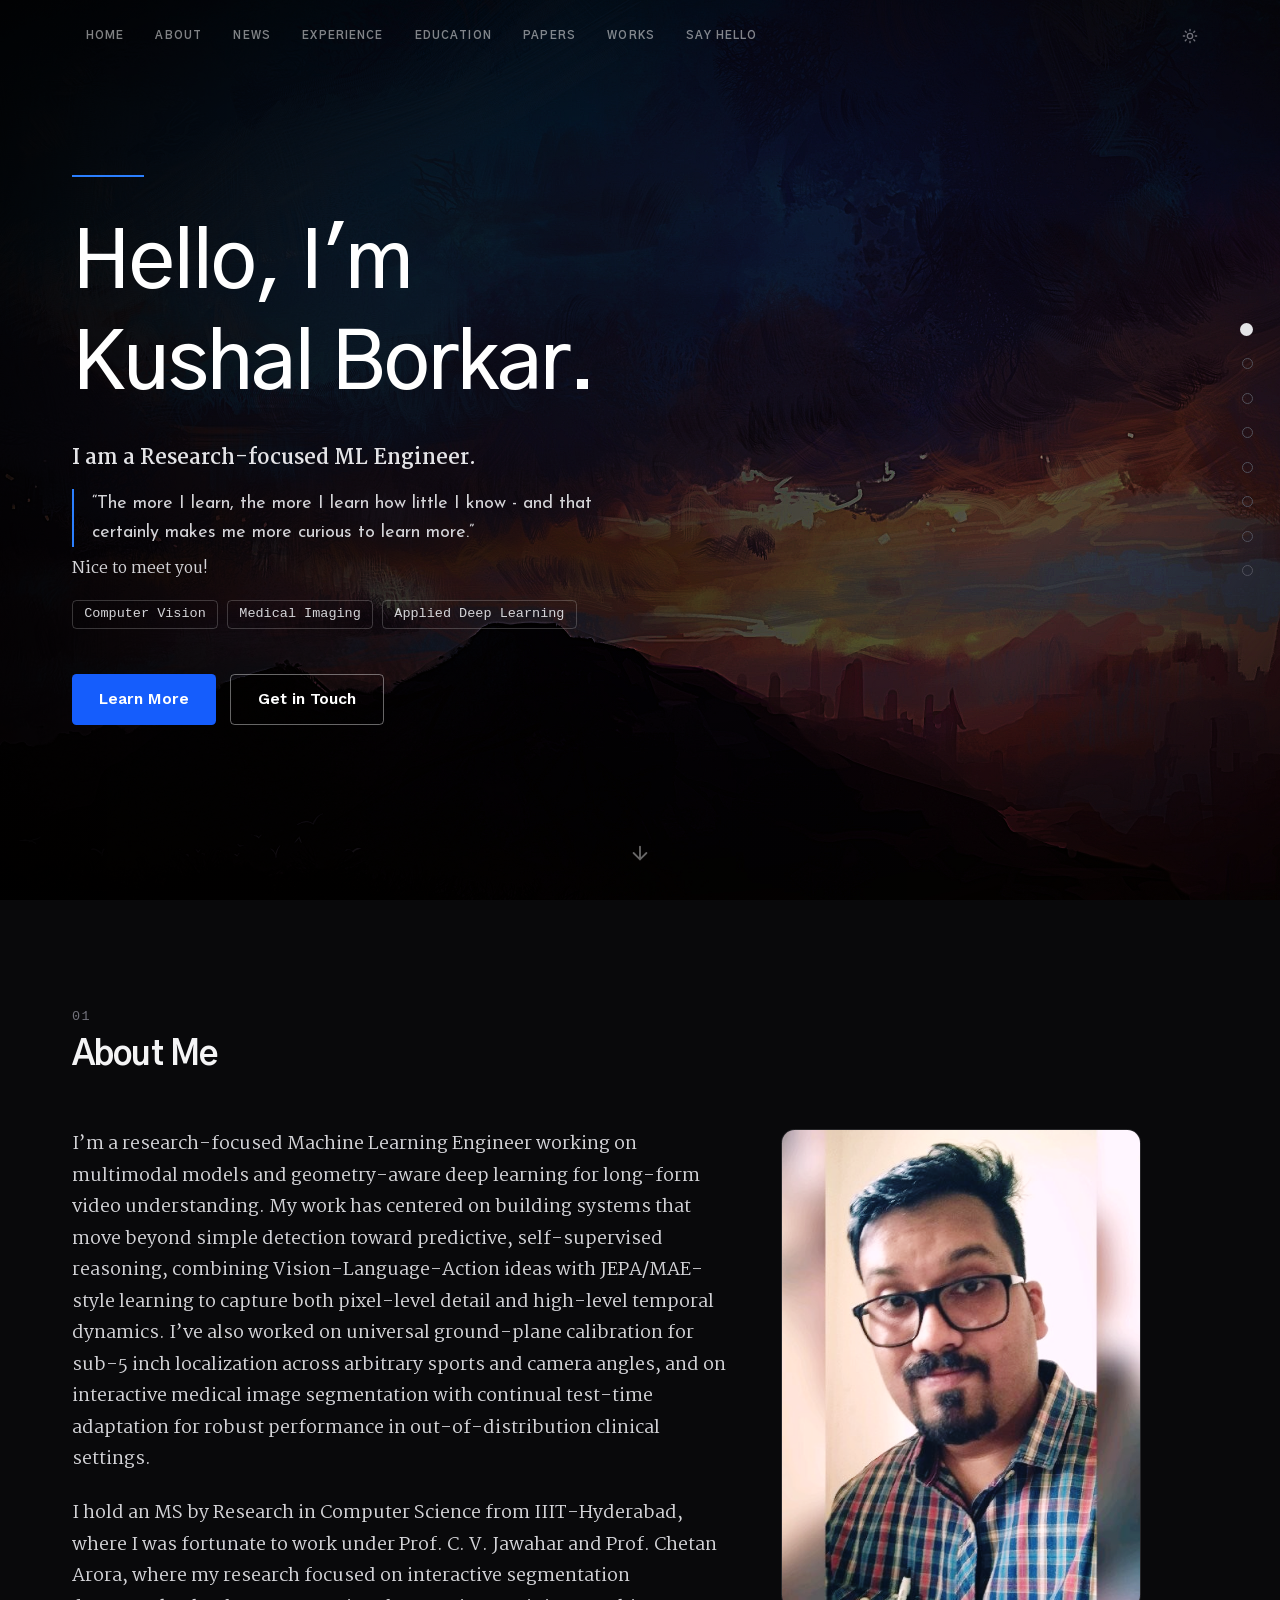
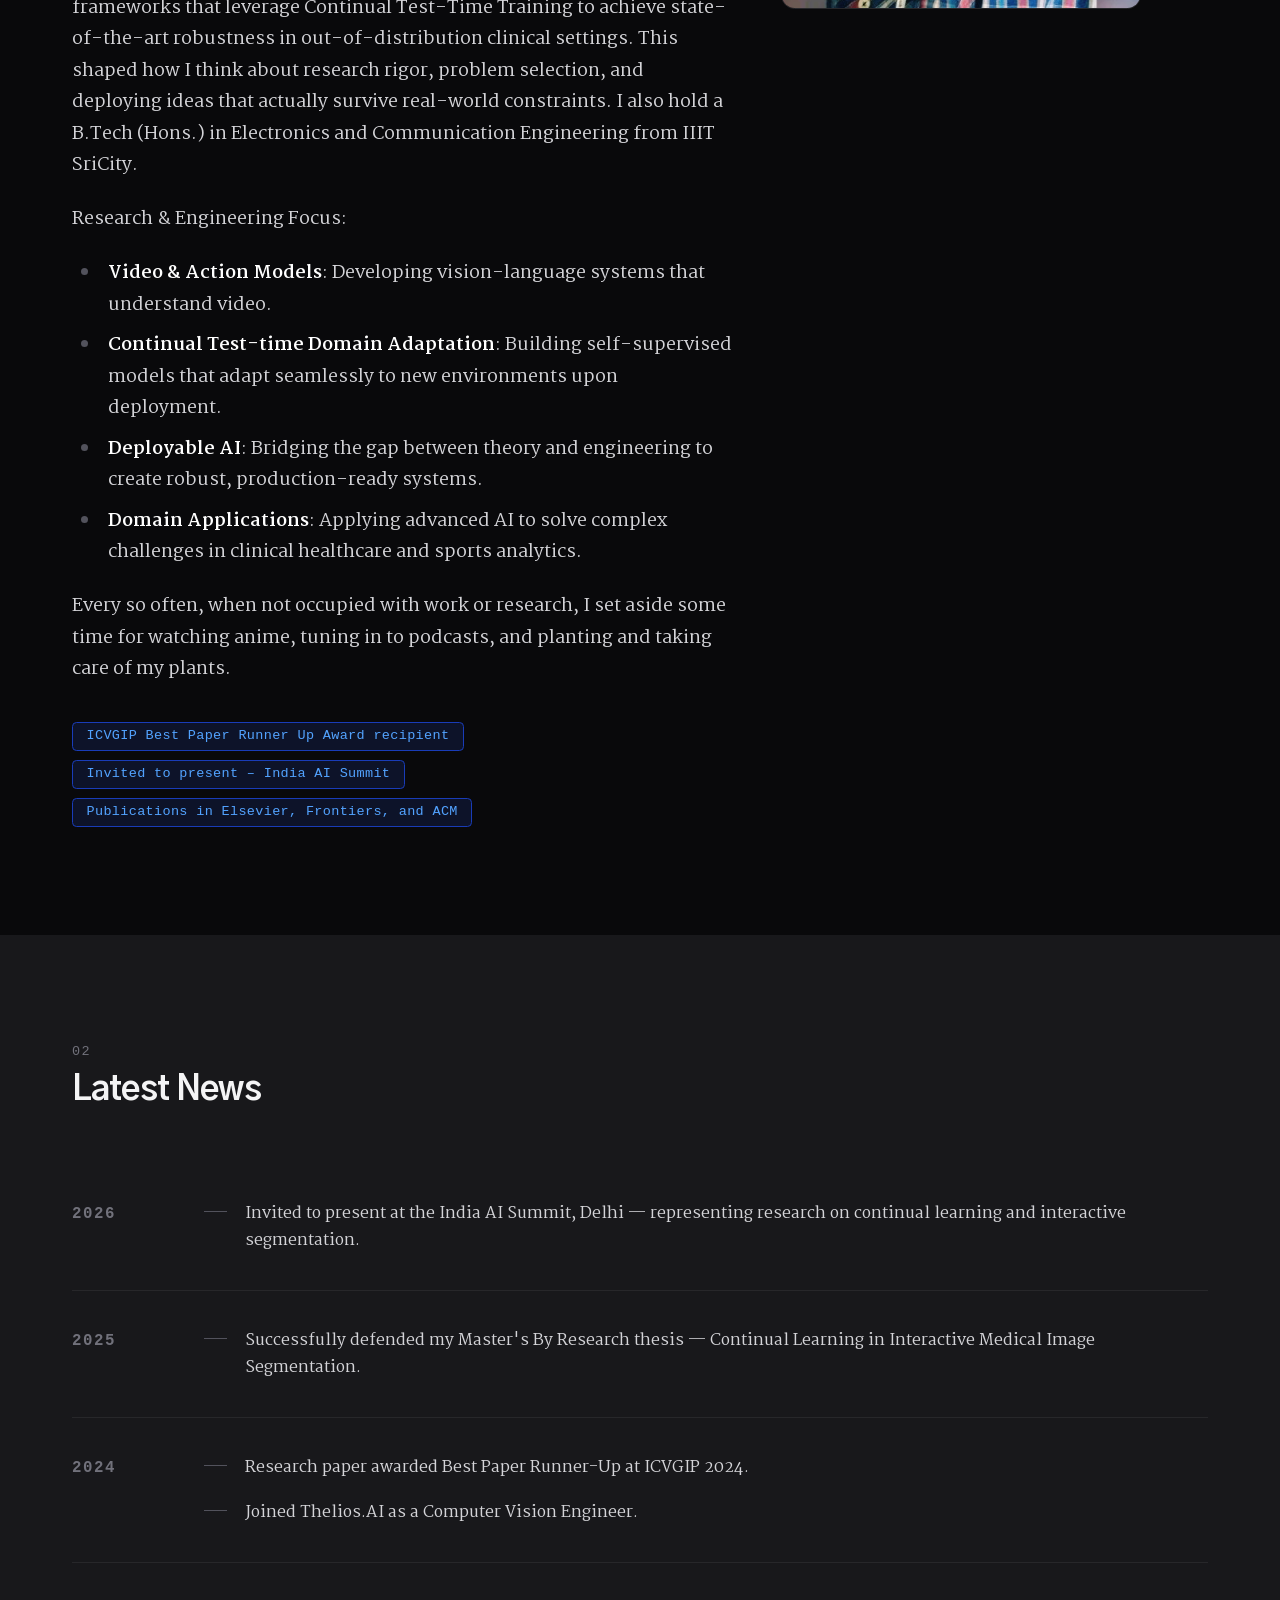
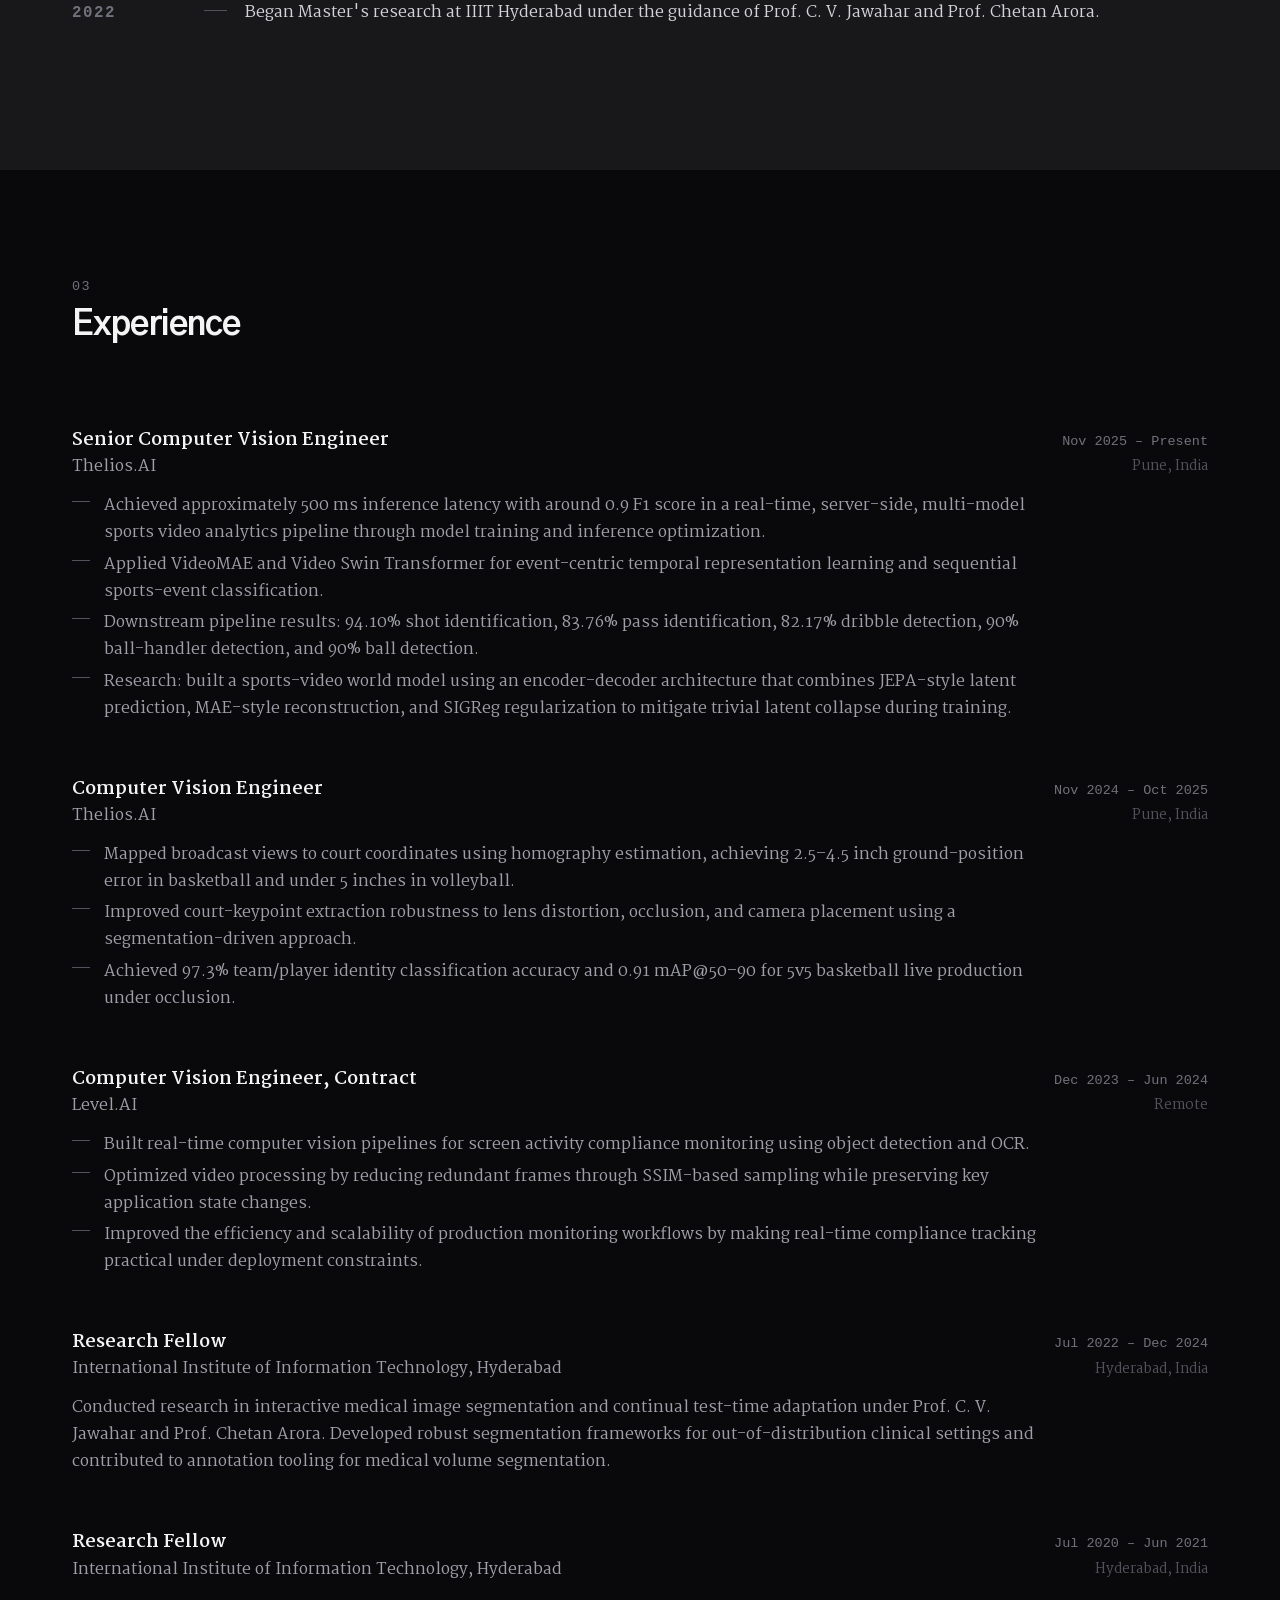
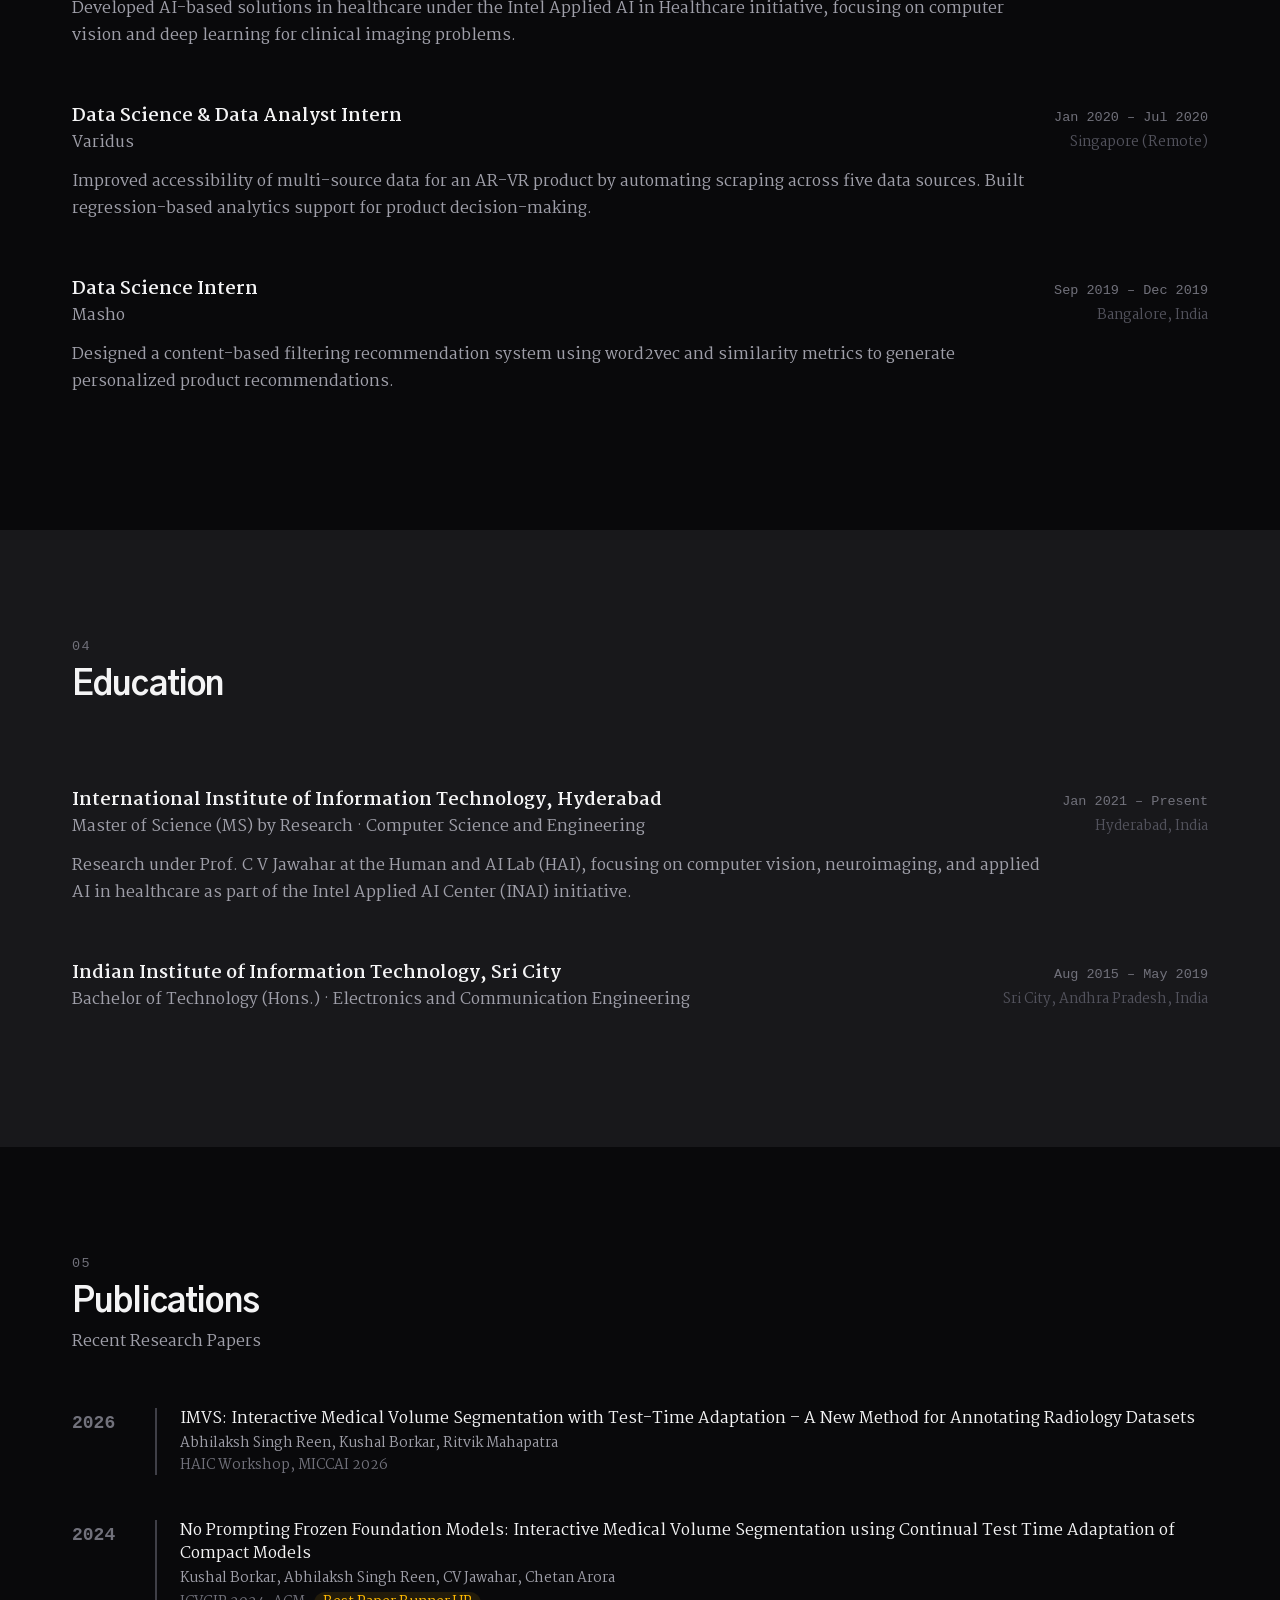
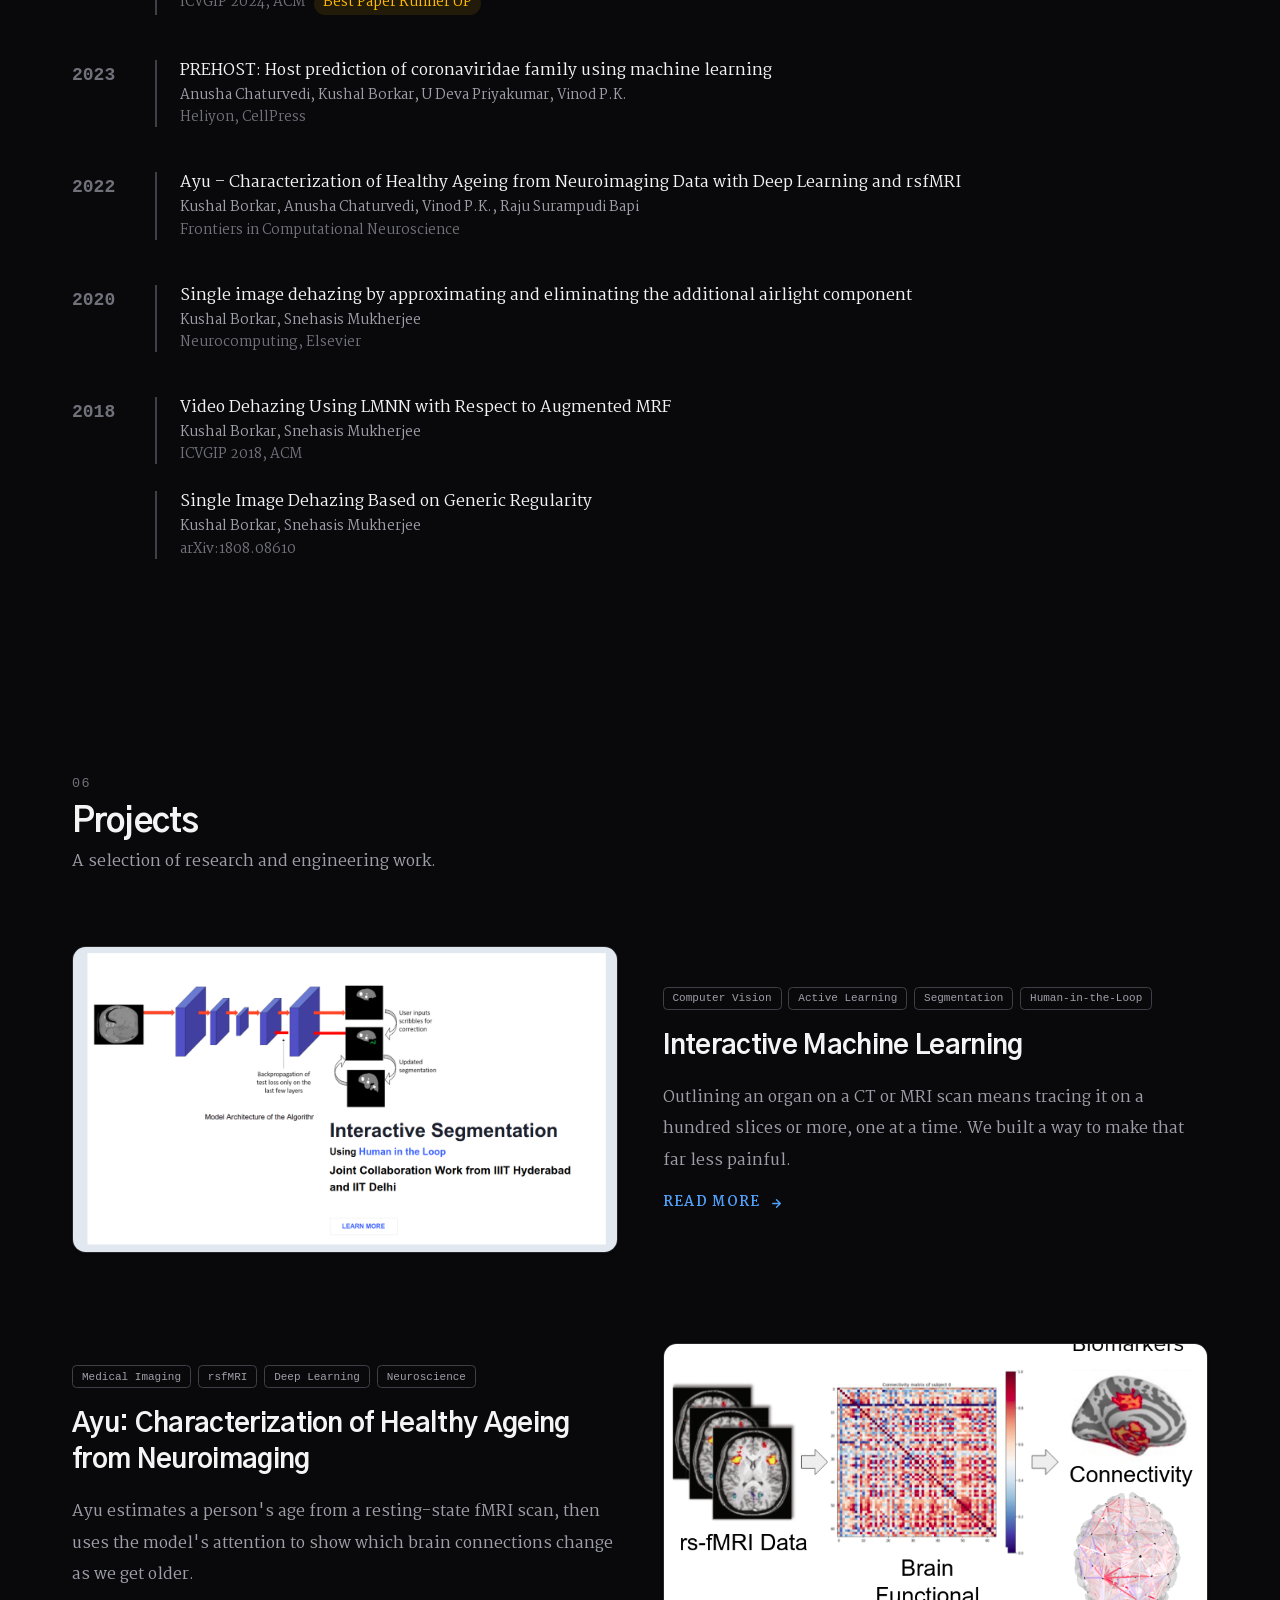
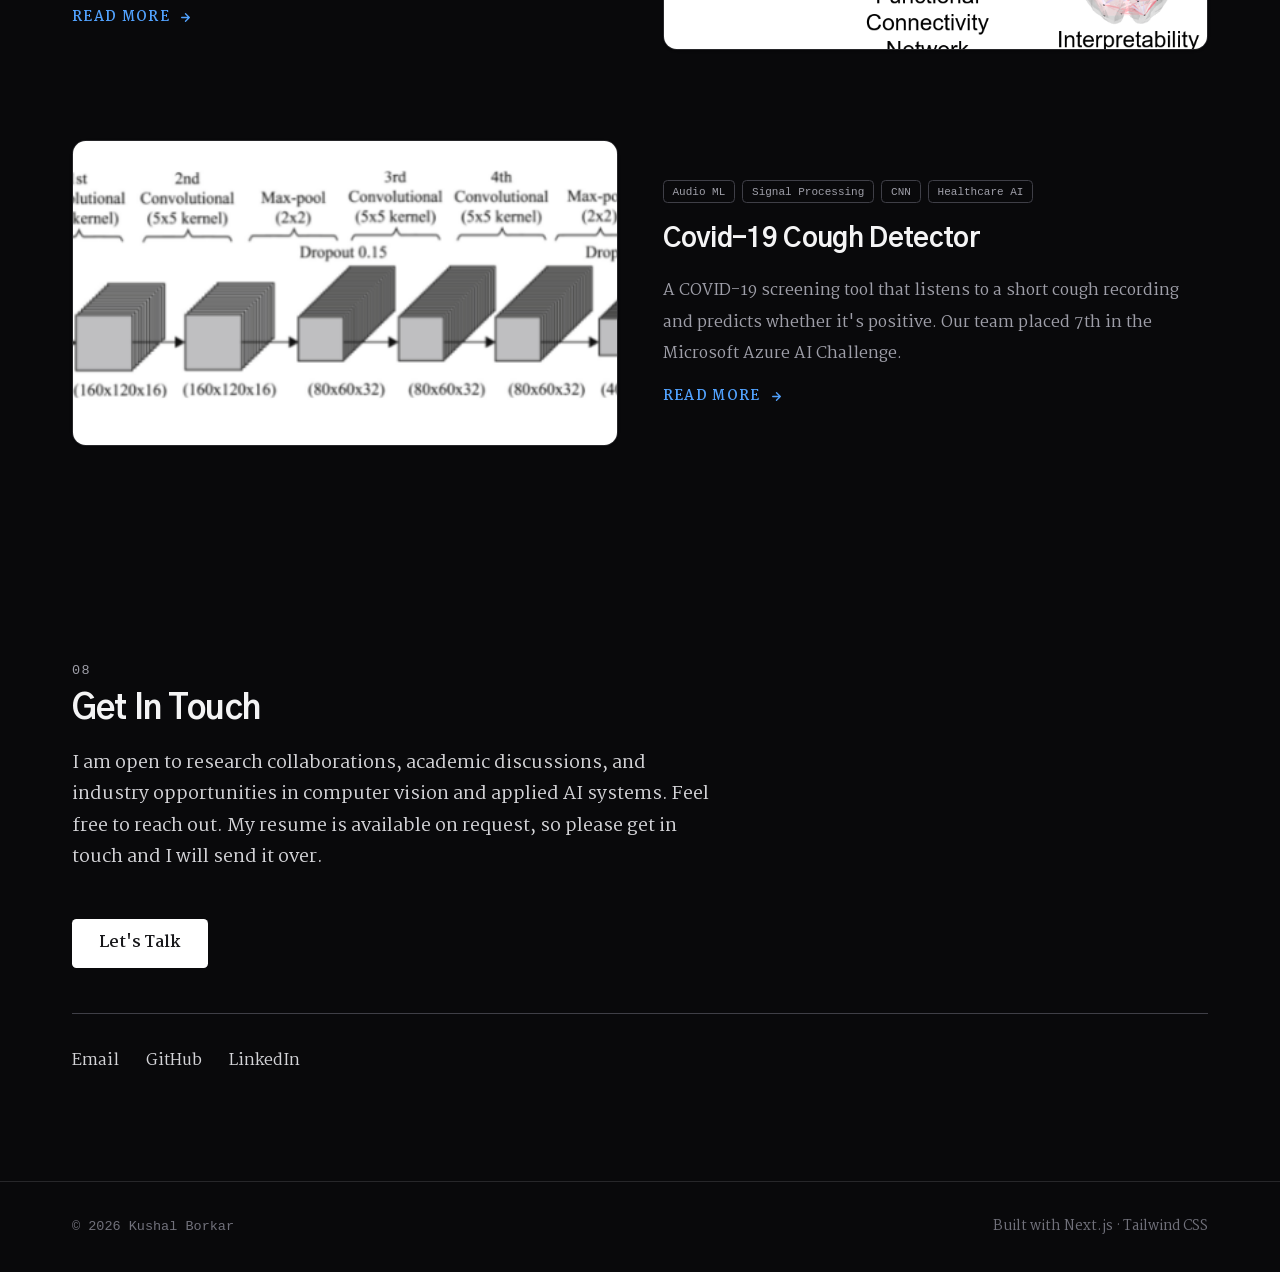
<file: index.html>
<!DOCTYPE html><html lang="en" data-scroll-behavior="smooth" class="o5gY5W_variable _2cJu6a_variable xyB6bG_variable NWWhjG_variable _767JYa_variable"><head><meta charSet="utf-8"/><meta name="viewport" content="width=device-width, initial-scale=1"/><link rel="preload" href="/_next/static/media/0164c08f5f6be23a-s.p.1ffan7vtfbcss.woff2" as="font" crossorigin="" type="font/woff2"/><link rel="preload" href="/_next/static/media/0256a4213a6898bf-s.p.035f856c_dv_m.woff2" as="font" crossorigin="" type="font/woff2"/><link rel="preload" href="/_next/static/media/02cff288975f1da3-s.p.1mu04k_pxtsy-.woff2" as="font" crossorigin="" type="font/woff2"/><link rel="preload" href="/_next/static/media/04c3ac8ae6e1b087-s.p.2q6vdk74r58e7.woff2" as="font" crossorigin="" type="font/woff2"/><link rel="preload" href="/_next/static/media/04f4c011dbaa0ba1-s.p.3gsd1977_0b4y.woff2" as="font" crossorigin="" type="font/woff2"/><link rel="preload" href="/_next/static/media/0507ffa3c08482bc-s.p.3pxpyf70g9ttu.woff2" as="font" crossorigin="" type="font/woff2"/><link rel="preload" href="/_next/static/media/0620860f8ce53587-s.p.1ltlcza9nhe05.woff2" as="font" crossorigin="" type="font/woff2"/><link rel="preload" href="/_next/static/media/065b0dc9facde461-s.p.1b4v-f4-6008d.woff2" as="font" crossorigin="" type="font/woff2"/><link rel="preload" href="/_next/static/media/08805d28ab941bec-s.p.42edt8w0qs4zb.woff2" as="font" crossorigin="" type="font/woff2"/><link rel="preload" href="/_next/static/media/08abb665d1410394-s.p.0q3lmoqhumx-_.woff2" as="font" crossorigin="" type="font/woff2"/><link rel="preload" href="/_next/static/media/08f2c000d1fc4a7d-s.p.2kac-s1v3nagr.woff2" as="font" crossorigin="" type="font/woff2"/><link rel="preload" href="/_next/static/media/0aa78eb45f86c4a8-s.p.379j2ojk5cygw.woff2" as="font" crossorigin="" type="font/woff2"/><link rel="preload" href="/_next/static/media/0ab9e61f9bd3bed3-s.p.22ca2c788_h0u.woff2" as="font" crossorigin="" type="font/woff2"/><link rel="preload" href="/_next/static/media/0b9ca14ee177052b-s.p.1cztbul8l_u3r.woff2" as="font" crossorigin="" type="font/woff2"/><link rel="preload" href="/_next/static/media/0bf3cb71732d5572-s.p.0auhc0qyu4r-7.woff2" as="font" crossorigin="" type="font/woff2"/><link rel="preload" href="/_next/static/media/0d56206ae9a18c72-s.p.1ozfd-uapzahy.woff2" as="font" crossorigin="" type="font/woff2"/><link rel="preload" href="/_next/static/media/0da4082525435d8b-s.p.2movzxzg-9i9b.woff2" as="font" crossorigin="" type="font/woff2"/><link rel="preload" href="/_next/static/media/0f3a6f3da520b6b1-s.p.41p4l-hu_3lsz.woff2" as="font" crossorigin="" type="font/woff2"/><link rel="preload" href="/_next/static/media/1051804fac50680b-s.p.2-6rhihb7m155.woff2" as="font" crossorigin="" type="font/woff2"/><link rel="preload" href="/_next/static/media/11b9716735bb5501-s.p.2o-55eettd72q.woff2" as="font" crossorigin="" type="font/woff2"/><link rel="preload" href="/_next/static/media/120a582ae86e195a-s.p.0m455oru9a3ya.woff2" as="font" crossorigin="" type="font/woff2"/><link rel="preload" href="/_next/static/media/12a20b8d34bb25f2-s.p.25rr7ujwp6bj5.woff2" as="font" crossorigin="" type="font/woff2"/><link rel="preload" href="/_next/static/media/1468195fa48977d6-s.p.2liyuhe-1tfrt.woff2" as="font" crossorigin="" type="font/woff2"/><link rel="preload" href="/_next/static/media/1494c04dcbae4c17-s.p.0gwzhhv72uwnv.woff2" as="font" crossorigin="" type="font/woff2"/><link rel="preload" href="/_next/static/media/14a7cd5b9aee9d6c-s.p.2_uh0g9qo39je.woff2" as="font" crossorigin="" type="font/woff2"/><link rel="preload" href="/_next/static/media/150e832e26162488-s.p.368xnxvg--e33.woff2" as="font" crossorigin="" type="font/woff2"/><link rel="preload" href="/_next/static/media/157bde8cc06d1baf-s.p.1qn0f5tkjwygd.woff2" as="font" crossorigin="" type="font/woff2"/><link rel="preload" href="/_next/static/media/160e5da04f9ced67-s.p.1q81zal3dtiue.woff2" as="font" crossorigin="" type="font/woff2"/><link rel="preload" href="/_next/static/media/164cc7a4dcf82501-s.p.2kt06i3ad-h0i.woff2" as="font" crossorigin="" type="font/woff2"/><link rel="preload" href="/_next/static/media/16a553a55f1a6fef-s.p.0awcxoitwbgkz.woff2" as="font" crossorigin="" type="font/woff2"/><link rel="preload" href="/_next/static/media/16e6d4321273f4c4-s.p.2fqm9lp1tq7yx.woff2" as="font" crossorigin="" type="font/woff2"/><link rel="preload" href="/_next/static/media/183b617aec7b7d6e-s.p.299101t1e9fu-.woff2" as="font" crossorigin="" type="font/woff2"/><link rel="preload" href="/_next/static/media/1875e26f25468ceb-s.p.2xnujqp7p7_1u.woff2" as="font" crossorigin="" type="font/woff2"/><link rel="preload" href="/_next/static/media/1958a6abc91dcd68-s.p.3845-4-dxtg04.woff2" as="font" crossorigin="" type="font/woff2"/><link rel="preload" href="/_next/static/media/1a852eaa7183b2ce-s.p.3dtu_t_73lrjq.woff2" as="font" crossorigin="" type="font/woff2"/><link rel="preload" href="/_next/static/media/1af08d40c1d742d8-s.p.1dgchn-h9nsq6.woff2" as="font" crossorigin="" type="font/woff2"/><link rel="preload" href="/_next/static/media/1b673539b1247acc-s.p.0mbmg0qhqlmw8.woff2" as="font" crossorigin="" type="font/woff2"/><link rel="preload" href="/_next/static/media/1b67836f53b1374e-s.p.167rq50u1wvh7.woff2" as="font" crossorigin="" type="font/woff2"/><link rel="preload" href="/_next/static/media/1bf6dc1f85719f43-s.p.0cdkqzwlq_9et.woff2" as="font" crossorigin="" type="font/woff2"/><link rel="preload" href="/_next/static/media/1cc0bbbdd992db55-s.p.3z2ge2lbd6axm.woff2" as="font" crossorigin="" type="font/woff2"/><link rel="preload" href="/_next/static/media/1d89d49d99be7dc5-s.p.23cz0ivqhvmf1.woff2" as="font" crossorigin="" type="font/woff2"/><link rel="preload" href="/_next/static/media/1e4db682c4a380a2-s.p.1u3khs7pp9o0s.woff2" as="font" crossorigin="" type="font/woff2"/><link rel="preload" href="/_next/static/media/1ed7755b8ef89ddf-s.p.3lrme2f1gt_l0.woff2" as="font" crossorigin="" type="font/woff2"/><link rel="preload" href="/_next/static/media/1f581e16d96321c5-s.p.44a-pdh5g11rn.woff2" as="font" crossorigin="" type="font/woff2"/><link rel="preload" href="/_next/static/media/2034308a0fb7cda1-s.p.13pze9dta47pa.woff2" as="font" crossorigin="" type="font/woff2"/><link rel="preload" href="/_next/static/media/2046e572654b2c3e-s.p.3an1qksjurv0d.woff2" as="font" crossorigin="" type="font/woff2"/><link rel="preload" href="/_next/static/media/2167f6b663a83b05-s.p.44q-1o9k5vvt6.woff2" as="font" crossorigin="" type="font/woff2"/><link rel="preload" href="/_next/static/media/2247071e563866ea-s.p.42e1stmu_tj8_.woff2" as="font" crossorigin="" type="font/woff2"/><link rel="preload" href="/_next/static/media/2250d7168aaf351c-s.p.0cmby--dq46g_.woff2" as="font" crossorigin="" type="font/woff2"/><link rel="preload" href="/_next/static/media/22f7801927fd4ff8-s.p.1hne-nfjfv3fu.woff2" as="font" crossorigin="" type="font/woff2"/><link rel="preload" href="/_next/static/media/237d6cac56e6c7cd-s.p.3zu6wlzxofr5l.woff2" as="font" crossorigin="" type="font/woff2"/><link rel="preload" href="/_next/static/media/238a012403ca03a0-s.p.1rbfv_w0eivtb.woff2" as="font" crossorigin="" type="font/woff2"/><link rel="preload" href="/_next/static/media/23e44a8b241ec52e-s.p.3lncyzlkz5a-a.woff2" as="font" crossorigin="" type="font/woff2"/><link rel="preload" href="/_next/static/media/24c9c654c261cc51-s.p.0vrlz83hnk9ar.woff2" as="font" crossorigin="" type="font/woff2"/><link rel="preload" href="/_next/static/media/25187b368478b4a4-s.p.3j58g6htu2lpv.woff2" as="font" crossorigin="" type="font/woff2"/><link rel="preload" href="/_next/static/media/255b196fa7426710-s.p.2tmty-383fqs8.woff2" as="font" crossorigin="" type="font/woff2"/><link rel="preload" href="/_next/static/media/25921c0751eb95ce-s.p.1ofxvl_xaso3p.woff2" as="font" crossorigin="" type="font/woff2"/><link rel="preload" href="/_next/static/media/2712d22bf36bcc0c-s.p.2vd1y0q8j4ogf.woff2" as="font" crossorigin="" type="font/woff2"/><link rel="preload" href="/_next/static/media/271381ccd73d267e-s.p.2sn1q4r654gls.woff2" as="font" crossorigin="" type="font/woff2"/><link rel="preload" href="/_next/static/media/27ed90c120b64406-s.p.040u3c84p6-m0.woff2" as="font" crossorigin="" type="font/woff2"/><link rel="preload" href="/_next/static/media/28bf27794ac4bff2-s.p.2hl20_82fukzl.woff2" as="font" crossorigin="" type="font/woff2"/><link rel="preload" href="/_next/static/media/294d678ec70f1d92-s.p.166x3qj6-t5hj.woff2" as="font" crossorigin="" type="font/woff2"/><link rel="preload" href="/_next/static/media/2b02551462e39cd8-s.p.01w75t0w-o-lg.woff2" as="font" crossorigin="" type="font/woff2"/><link rel="preload" href="/_next/static/media/2b81eeca71e9850c-s.p.3vm0tq4e-zz_5.woff2" as="font" crossorigin="" type="font/woff2"/><link rel="preload" href="/_next/static/media/2c5db532641ce8d5-s.p.2ihs5t9ybp5bl.woff2" as="font" crossorigin="" type="font/woff2"/><link rel="preload" href="/_next/static/media/2caae2590f6f7380-s.p.3iuiyid8nug4a.woff2" as="font" crossorigin="" type="font/woff2"/><link rel="preload" href="/_next/static/media/2cf45621b13a54ae-s.p.18yf31tsas2mv.woff2" as="font" crossorigin="" type="font/woff2"/><link rel="preload" href="/_next/static/media/2e8ff78ff2b18fe1-s.p.3s2t90j8y1pif.woff2" as="font" crossorigin="" type="font/woff2"/><link rel="preload" href="/_next/static/media/2fbbede13482e3c1-s.p.1od2orc7v8tge.woff2" as="font" crossorigin="" type="font/woff2"/><link rel="preload" href="/_next/static/media/2fc277bd34ab5ad8-s.p.0-2u4xw7q3l95.woff2" as="font" crossorigin="" type="font/woff2"/><link rel="preload" href="/_next/static/media/2fc42b6ec963293d-s.p.1-f6okoe15qwy.woff2" as="font" crossorigin="" type="font/woff2"/><link rel="preload" href="/_next/static/media/2fca631f4e872ad4-s.p.0l_qkzh8_j7kk.woff2" as="font" crossorigin="" type="font/woff2"/><link rel="preload" href="/_next/static/media/301c24fdd55edf3c-s.p.1bdi1_6_b-v4f.woff2" as="font" crossorigin="" type="font/woff2"/><link rel="preload" href="/_next/static/media/30946bea6fc8acf8-s.p.1-zm0a45q1-j6.woff2" as="font" crossorigin="" type="font/woff2"/><link rel="preload" href="/_next/static/media/309e04ed6d1cd80b-s.p.3cigzne38kmw9.woff2" as="font" crossorigin="" type="font/woff2"/><link rel="preload" href="/_next/static/media/325959bf75bb80e6-s.p.1hbm3sxnfn86y.woff2" as="font" crossorigin="" type="font/woff2"/><link rel="preload" href="/_next/static/media/328bdd12af02ea1f-s.p.1ldzu8zsaear6.woff2" as="font" crossorigin="" type="font/woff2"/><link rel="preload" href="/_next/static/media/32db778b60ed7d79-s.p.3yypl3fv4jix8.woff2" as="font" crossorigin="" type="font/woff2"/><link rel="preload" href="/_next/static/media/334720374a67ad66-s.p.299yda-9iasks.woff2" as="font" crossorigin="" type="font/woff2"/><link rel="preload" href="/_next/static/media/336a4eb8437d7549-s.p.0rjli5bg1kzsa.woff2" as="font" crossorigin="" type="font/woff2"/><link rel="preload" href="/_next/static/media/337cc0faf65d6480-s.p.1_521i9cd619p.woff2" as="font" crossorigin="" type="font/woff2"/><link rel="preload" href="/_next/static/media/355e85378c30e860-s.p.2mp93e2_y4ix7.woff2" as="font" crossorigin="" type="font/woff2"/><link rel="preload" href="/_next/static/media/35846c02e8fb065e-s.p.2bo3wjtzrmcgo.woff2" as="font" crossorigin="" type="font/woff2"/><link rel="preload" href="/_next/static/media/35af6bca696c3271-s.p.269dfgdiyucqp.woff2" as="font" crossorigin="" type="font/woff2"/><link rel="preload" href="/_next/static/media/3695f559d6cb9f26-s.p.0ze4nen3iyofm.woff2" as="font" crossorigin="" type="font/woff2"/><link rel="preload" href="/_next/static/media/36fa5ad54b399bf1-s.p.30rq7lhp2sbk1.woff2" as="font" crossorigin="" type="font/woff2"/><link rel="preload" href="/_next/static/media/37118adc619b7803-s.p.3kq6k02b2ysv1.woff2" as="font" crossorigin="" type="font/woff2"/><link rel="preload" href="/_next/static/media/37b053f26de2f760-s.p.3hpvy1tujcwur.woff2" as="font" crossorigin="" type="font/woff2"/><link rel="preload" href="/_next/static/media/389104fe4acee04e-s.p.0l292j_24-us-.woff2" as="font" crossorigin="" type="font/woff2"/><link rel="preload" href="/_next/static/media/393c63b5e6e49cff-s.p.1q-s11_h_yw5s.woff2" as="font" crossorigin="" type="font/woff2"/><link rel="preload" href="/_next/static/media/39918a5df23c3ed7-s.p.3l40cq1zkzrnx.woff2" as="font" crossorigin="" type="font/woff2"/><link rel="preload" href="/_next/static/media/39defd0bdb74c9ba-s.p.0pghzxiz86xvd.woff2" as="font" crossorigin="" type="font/woff2"/><link rel="preload" href="/_next/static/media/3ae214d971c27103-s.p.1a0j1knd71j27.woff2" as="font" crossorigin="" type="font/woff2"/><link rel="preload" href="/_next/static/media/3ae5ff5e83635950-s.p.3s8puncuiug-b.woff2" as="font" crossorigin="" type="font/woff2"/><link rel="preload" href="/_next/static/media/3badd9ea1ee4b554-s.p.2yvkaxhzcv882.woff2" as="font" crossorigin="" type="font/woff2"/><link rel="preload" href="/_next/static/media/3eb598bb24fc20cf-s.p.390qty30ivzdq.woff2" as="font" crossorigin="" type="font/woff2"/><link rel="preload" href="/_next/static/media/3fa6235fbeba2354-s.p.2iz0uyhevketi.woff2" as="font" crossorigin="" type="font/woff2"/><link rel="preload" href="/_next/static/media/40091ffd5518e6ce-s.p.0-w4zl7snnwtp.woff2" as="font" crossorigin="" type="font/woff2"/><link rel="preload" href="/_next/static/media/4259e56d25443f06-s.p.34rf4fmejt1a0.woff2" as="font" crossorigin="" type="font/woff2"/><link rel="preload" href="/_next/static/media/42f1454342972b85-s.p.2z8rml7o3pj03.woff2" as="font" crossorigin="" type="font/woff2"/><link rel="preload" href="/_next/static/media/42f4fdcd35537d88-s.p.3zv_ddeg_d-p2.woff2" as="font" crossorigin="" type="font/woff2"/><link rel="preload" href="/_next/static/media/449f265936fa4a23-s.p.3__3s97xpid82.woff2" as="font" crossorigin="" type="font/woff2"/><link rel="preload" href="/_next/static/media/44edf3c8c5eee846-s.p.3kc6yhj_fsp8f.woff2" as="font" crossorigin="" type="font/woff2"/><link rel="preload" href="/_next/static/media/473defc5891071c3-s.p.06a62p3dq7saq.woff2" as="font" crossorigin="" type="font/woff2"/><link rel="preload" href="/_next/static/media/47aad7543a9d73e3-s.p.2usfjw_8feb3l.woff2" as="font" crossorigin="" type="font/woff2"/><link rel="preload" href="/_next/static/media/47b8f67f615dd61b-s.p.3wglzs4at64v8.woff2" as="font" crossorigin="" type="font/woff2"/><link rel="preload" href="/_next/static/media/494a3b8968ea103e-s.p.15omxndhl5m-5.woff2" as="font" crossorigin="" type="font/woff2"/><link rel="preload" href="/_next/static/media/4b0f4797f0131a8a-s.p.454epn8z4uv5r.woff2" as="font" crossorigin="" type="font/woff2"/><link rel="preload" href="/_next/static/media/4c07021bf658ac99-s.p.2wrxve994xt3-.woff2" as="font" crossorigin="" type="font/woff2"/><link rel="preload" href="/_next/static/media/4c6b8f326d969f31-s.p.38vkdusmmpqvb.woff2" as="font" crossorigin="" type="font/woff2"/><link rel="preload" href="/_next/static/media/4cbdbabf8914bc9f-s.p.17vvrjdg3iz14.woff2" as="font" crossorigin="" type="font/woff2"/><link rel="preload" href="/_next/static/media/4e5ae09c23110bc7-s.p.43x029v0u8wh6.woff2" as="font" crossorigin="" type="font/woff2"/><link rel="preload" href="/_next/static/media/4e65170d9a4c229f-s.p.05s785jgl1ffv.woff2" as="font" crossorigin="" type="font/woff2"/><link rel="preload" href="/_next/static/media/4ee6b20c6e947d74-s.p.1wn4hcb626a7-.woff2" as="font" crossorigin="" type="font/woff2"/><link rel="preload" href="/_next/static/media/502377c6b8cfe151-s.p.1yshsun5tqqrg.woff2" as="font" crossorigin="" type="font/woff2"/><link rel="preload" href="/_next/static/media/518998bab59ab1fa-s.p.0nub2amtnr4-y.woff2" as="font" crossorigin="" type="font/woff2"/><link rel="preload" href="/_next/static/media/5246968a9f3689f5-s.p.3i6ygp42iu8yn.woff2" as="font" crossorigin="" type="font/woff2"/><link rel="preload" href="/_next/static/media/55fbf44e247ccb58-s.p.31lj1rjuxjeqv.woff2" as="font" crossorigin="" type="font/woff2"/><link rel="preload" href="/_next/static/media/59105676526bed18-s.p.0epgpneyethj9.woff2" as="font" crossorigin="" type="font/woff2"/><link rel="preload" href="/_next/static/media/591a8e16b0b08c84-s.p.0o3myd8-ap5jj.woff2" as="font" crossorigin="" type="font/woff2"/><link rel="preload" href="/_next/static/media/59fa77f45a261fba-s.p.179w9ha6ej2-e.woff2" as="font" crossorigin="" type="font/woff2"/><link rel="preload" href="/_next/static/media/5a11a0b81707e7a0-s.p.0j78ehr4dnw5p.woff2" as="font" crossorigin="" type="font/woff2"/><link rel="preload" href="/_next/static/media/5aca8f123b2a23fc-s.p.356jevg3ckuum.woff2" as="font" crossorigin="" type="font/woff2"/><link rel="preload" href="/_next/static/media/5ad38176e3bd0525-s.p.11hg707llgput.woff2" as="font" crossorigin="" type="font/woff2"/><link rel="preload" href="/_next/static/media/5e1c94ad3ca05a1b-s.p.196o-h3_ca1_x.woff2" as="font" crossorigin="" type="font/woff2"/><link rel="preload" href="/_next/static/media/5e95bc19a14742a1-s.p.32le8g9zyo51f.woff2" as="font" crossorigin="" type="font/woff2"/><link rel="preload" href="/_next/static/media/5f1a5d28b22638ff-s.p.11z6uwymileiv.woff2" as="font" crossorigin="" type="font/woff2"/><link rel="preload" href="/_next/static/media/5f3fa9f3c13b5516-s.p.3o6n-yoqv_tdg.woff2" as="font" crossorigin="" type="font/woff2"/><link rel="preload" href="/_next/static/media/60aa422acd986088-s.p.2n_jhx4dhs_70.woff2" as="font" crossorigin="" type="font/woff2"/><link rel="preload" href="/_next/static/media/60bc2cbfe0bd3ebf-s.p.18bh4r_x5klj-.woff2" as="font" crossorigin="" type="font/woff2"/><link rel="preload" href="/_next/static/media/60d17a429a7733e4-s.p.23q-udy0xkuo7.woff2" as="font" crossorigin="" type="font/woff2"/><link rel="preload" href="/_next/static/media/617adcd999acb3df-s.p.34agkbst6_qtl.woff2" as="font" crossorigin="" type="font/woff2"/><link rel="preload" href="/_next/static/media/61ce8b9618301ad9-s.p.2r8ejj65sx4cn.woff2" as="font" crossorigin="" type="font/woff2"/><link rel="preload" href="/_next/static/media/61e5594c57475b61-s.p.2p9x0prux2vws.woff2" as="font" crossorigin="" type="font/woff2"/><link rel="preload" href="/_next/static/media/6242c1ddc914ac88-s.p.065c-i_xfrxp_.woff2" as="font" crossorigin="" type="font/woff2"/><link rel="preload" href="/_next/static/media/62b4172c4fcb5510-s.p.038td6acmieny.woff2" as="font" crossorigin="" type="font/woff2"/><link rel="preload" href="/_next/static/media/63cbed774c0054b4-s.p.14rjw3u_i2t5f.woff2" as="font" crossorigin="" type="font/woff2"/><link rel="preload" href="/_next/static/media/648153aa438c50b4-s.p.0b6sd6y2sj5sb.woff2" as="font" crossorigin="" type="font/woff2"/><link rel="preload" href="/_next/static/media/65be57e370eb9b6a-s.p.3q0ea-42a_lxb.woff2" as="font" crossorigin="" type="font/woff2"/><link rel="preload" href="/_next/static/media/66077bf0061d1bd5-s.p.3ipp0fpgdyu_n.woff2" as="font" crossorigin="" type="font/woff2"/><link rel="preload" href="/_next/static/media/664c632b8d5ec25f-s.p.2bw06ewke5b03.woff2" as="font" crossorigin="" type="font/woff2"/><link rel="preload" href="/_next/static/media/666bcc374c03d84a-s.p.0ap9f70fx6w7p.woff2" as="font" crossorigin="" type="font/woff2"/><link rel="preload" href="/_next/static/media/6799322157f1eea6-s.p.3b8v5_xsx2jvc.woff2" as="font" crossorigin="" type="font/woff2"/><link rel="preload" href="/_next/static/media/67b04bfa7f77313b-s.p.250_e0rpz0u53.woff2" as="font" crossorigin="" type="font/woff2"/><link rel="preload" href="/_next/static/media/67fb3550b5cbade2-s.p.09vg4uqpraa-q.woff2" as="font" crossorigin="" type="font/woff2"/><link rel="preload" href="/_next/static/media/694760b2be1aff08-s.p.14jlzv90j2v3c.woff2" as="font" crossorigin="" type="font/woff2"/><link rel="preload" href="/_next/static/media/6a60e49cfe64b38e-s.p.2806ojm-_3hq-.woff2" as="font" crossorigin="" type="font/woff2"/><link rel="preload" href="/_next/static/media/6b2c91f49093f78e-s.p.31o1t1f3hgnk8.woff2" as="font" crossorigin="" type="font/woff2"/><link rel="preload" href="/_next/static/media/6c8e0a6306f183b4-s.p.42i50h1xao3r8.woff2" as="font" crossorigin="" type="font/woff2"/><link rel="preload" href="/_next/static/media/6e21b5d60bea8155-s.p.1egvk88i1e9nx.woff2" as="font" crossorigin="" type="font/woff2"/><link rel="preload" href="/_next/static/media/6eb6e899fa02cea5-s.p.3jvhju4xsqs2f.woff2" as="font" crossorigin="" type="font/woff2"/><link rel="preload" href="/_next/static/media/702106fa08cfb74e-s.p.1iap2soi8s-8q.woff2" as="font" crossorigin="" type="font/woff2"/><link rel="preload" href="/_next/static/media/70396af8a698ca99-s.p.00h7tufdeuo06.woff2" as="font" crossorigin="" type="font/woff2"/><link rel="preload" href="/_next/static/media/7040ee3b76728e03-s.p.3jqsu1oeb8npr.woff2" as="font" crossorigin="" type="font/woff2"/><link rel="preload" href="/_next/static/media/715cf18a48b08ef5-s.p.2t2uj0_e19xyh.woff2" as="font" crossorigin="" type="font/woff2"/><link rel="preload" href="/_next/static/media/725b58c90e4370e7-s.p.30d52ssrs7rp7.woff2" as="font" crossorigin="" type="font/woff2"/><link rel="preload" href="/_next/static/media/731adc3e038dffee-s.p.0hcnh_iqxxeao.woff2" as="font" crossorigin="" type="font/woff2"/><link rel="preload" href="/_next/static/media/739216e819d6f62a-s.p.3b9ye1wxpoymk.woff2" as="font" crossorigin="" type="font/woff2"/><link rel="preload" href="/_next/static/media/74a4bae5a3412d08-s.p.33f1atbjw0dc0.woff2" as="font" crossorigin="" type="font/woff2"/><link rel="preload" href="/_next/static/media/75aa29c44b5d7354-s.p.0tj04dcljmtje.woff2" as="font" crossorigin="" type="font/woff2"/><link rel="preload" href="/_next/static/media/763df0e116cd2414-s.p.3lqco8egyeq5t.woff2" as="font" crossorigin="" type="font/woff2"/><link rel="preload" href="/_next/static/media/76c91d654abd79b9-s.p.0u5gsk7z0nilv.woff2" as="font" crossorigin="" type="font/woff2"/><link rel="preload" href="/_next/static/media/76ce9bac5cb955a5-s.p.2tkor307idfof.woff2" as="font" crossorigin="" type="font/woff2"/><link rel="preload" href="/_next/static/media/772bb26889b5bd0d-s.p.2oqzge54uy-8y.woff2" as="font" crossorigin="" type="font/woff2"/><link rel="preload" href="/_next/static/media/796e099420c546ea-s.p.1yydx59n4_run.woff2" as="font" crossorigin="" type="font/woff2"/><link rel="preload" href="/_next/static/media/7a5a31f110afaf66-s.p.3qb4cnjf444kn.woff2" as="font" crossorigin="" type="font/woff2"/><link rel="preload" href="/_next/static/media/7a926440eb56de30-s.p.08o-0wup8oxob.woff2" as="font" crossorigin="" type="font/woff2"/><link rel="preload" href="/_next/static/media/7afd07dc53b39aa8-s.p.139mlgzy719ya.woff2" as="font" crossorigin="" type="font/woff2"/><link rel="preload" href="/_next/static/media/7b74a610fcae7f8c-s.p.2yawxdacr1-7m.woff2" as="font" crossorigin="" type="font/woff2"/><link rel="preload" href="/_next/static/media/7c06ea4248cbcec6-s.p.2dtwiff_o4tyo.woff2" as="font" crossorigin="" type="font/woff2"/><link rel="preload" href="/_next/static/media/7c3e36f6bf85f171-s.p.2dla-lw-o6lpd.woff2" as="font" crossorigin="" type="font/woff2"/><link rel="preload" href="/_next/static/media/7ca0929f30a12612-s.p.0i0_dcqxep_5m.woff2" as="font" crossorigin="" type="font/woff2"/><link rel="preload" href="/_next/static/media/7d5bf4f83957ffb0-s.p.1bph9079rs7b-.woff2" as="font" crossorigin="" type="font/woff2"/><link rel="preload" href="/_next/static/media/7d5e18e83c49b61e-s.p.0hj1owka83qdk.woff2" as="font" crossorigin="" type="font/woff2"/><link rel="preload" href="/_next/static/media/7db0fbd23447832b-s.p.1_paua2ycb1oa.woff2" as="font" crossorigin="" type="font/woff2"/><link rel="preload" href="/_next/static/media/7e7b3069149d41e2-s.p.2svgy5a01uzs0.woff2" as="font" crossorigin="" type="font/woff2"/><link rel="preload" href="/_next/static/media/7efb53386f0297b3-s.p.06k77_-12isrt.woff2" as="font" crossorigin="" type="font/woff2"/><link rel="preload" href="/_next/static/media/7f043a90e6e1dd0e-s.p.1a10lzubpqa3a.woff2" as="font" crossorigin="" type="font/woff2"/><link rel="preload" href="/_next/static/media/7ffcb31d7348126d-s.p.2j2ocroi3g7m2.woff2" as="font" crossorigin="" type="font/woff2"/><link rel="preload" href="/_next/static/media/815691578ab045b9-s.p.314r3lqma55gx.woff2" as="font" crossorigin="" type="font/woff2"/><link rel="preload" href="/_next/static/media/81d5a3e3566fc4a6-s.p.0s0vwlzgpwuwx.woff2" as="font" crossorigin="" type="font/woff2"/><link rel="preload" href="/_next/static/media/8205f624ae9faf09-s.p.22y0s4q8dqk46.woff2" as="font" crossorigin="" type="font/woff2"/><link rel="preload" href="/_next/static/media/820cb0ee34b0cebb-s.p.3fy5k2lgot3-n.woff2" as="font" crossorigin="" type="font/woff2"/><link rel="preload" href="/_next/static/media/829927b23fce211a-s.p.35unslk_jj9ik.woff2" as="font" crossorigin="" type="font/woff2"/><link rel="preload" href="/_next/static/media/8302b8175e7866b9-s.p.3tco5ca45e0fk.woff2" as="font" crossorigin="" type="font/woff2"/><link rel="preload" href="/_next/static/media/85ca56267d1f406c-s.p.1tppnbg326dhp.woff2" as="font" crossorigin="" type="font/woff2"/><link rel="preload" href="/_next/static/media/85ea62bf46b76756-s.p.377tw2up0fw03.woff2" as="font" crossorigin="" type="font/woff2"/><link rel="preload" href="/_next/static/media/86427974f9a6ef3c-s.p.0jwbpk57_fhve.woff2" as="font" crossorigin="" type="font/woff2"/><link rel="preload" href="/_next/static/media/86c6be1b2565d8e9-s.p.2bkcll0o9lua_.woff2" as="font" crossorigin="" type="font/woff2"/><link rel="preload" href="/_next/static/media/86c7591f3de71aea-s.p.1iiml32d_s521.woff2" as="font" crossorigin="" type="font/woff2"/><link rel="preload" href="/_next/static/media/8721560d5c35ca5c-s.p.0_rcwbxrks11b.woff2" as="font" crossorigin="" type="font/woff2"/><link rel="preload" href="/_next/static/media/87ccd2670595e7a8-s.p.3hhx89jw2ipkm.woff2" as="font" crossorigin="" type="font/woff2"/><link rel="preload" href="/_next/static/media/87dd327745a68921-s.p.3x1urme5bi48t.woff2" as="font" crossorigin="" type="font/woff2"/><link rel="preload" href="/_next/static/media/89748acc2c508e2d-s.p.00yiz4k5qco3n.woff2" as="font" crossorigin="" type="font/woff2"/><link rel="preload" href="/_next/static/media/897d6565f07ee38c-s.p.023d7ow_zpp2x.woff2" as="font" crossorigin="" type="font/woff2"/><link rel="preload" href="/_next/static/media/89d113502175b485-s.p.392v_yzjneljb.woff2" as="font" crossorigin="" type="font/woff2"/><link rel="preload" href="/_next/static/media/8b01681055ba2370-s.p.3s3bfatc-rph_.woff2" as="font" crossorigin="" type="font/woff2"/><link rel="preload" href="/_next/static/media/8cdeea0ec8cea100-s.p.2myjf1556qpv-.woff2" as="font" crossorigin="" type="font/woff2"/><link rel="preload" href="/_next/static/media/8d990858f23462c8-s.p.3nvzkhsyg2dj3.woff2" as="font" crossorigin="" type="font/woff2"/><link rel="preload" href="/_next/static/media/8d9fb23e5cfcdb24-s.p.2arznfwy-9nmo.woff2" as="font" crossorigin="" type="font/woff2"/><link rel="preload" href="/_next/static/media/8dbab76144be87fa-s.p.0mnat0yd3xril.woff2" as="font" crossorigin="" type="font/woff2"/><link rel="preload" href="/_next/static/media/8eceb98f6793f003-s.p.1a4qn0pjnya45.woff2" as="font" crossorigin="" type="font/woff2"/><link rel="preload" href="/_next/static/media/9037564b269981f1-s.p.3s1d3vm5iv8sk.woff2" as="font" crossorigin="" type="font/woff2"/><link rel="preload" href="/_next/static/media/90833c6c7fd9a2e7-s.p.052o-f4x7kqls.woff2" as="font" crossorigin="" type="font/woff2"/><link rel="preload" href="/_next/static/media/90a8061051154c68-s.p.2v-x7xioeam27.woff2" as="font" crossorigin="" type="font/woff2"/><link rel="preload" href="/_next/static/media/90b5d487675c2ff2-s.p.3o05qle_9q6iv.woff2" as="font" crossorigin="" type="font/woff2"/><link rel="preload" href="/_next/static/media/90c0f15debbd22b8-s.p.1oyw-pgbk4ltg.woff2" as="font" crossorigin="" type="font/woff2"/><link rel="preload" href="/_next/static/media/9138e9c2921c6638-s.p.2-6s5v_ko3xd7.woff2" as="font" crossorigin="" type="font/woff2"/><link rel="preload" href="/_next/static/media/9206de2f8146e693-s.p.17gzx3f9sr467.woff2" as="font" crossorigin="" type="font/woff2"/><link rel="preload" href="/_next/static/media/92a3f7f603301f94-s.p.1oqod0tn70_ux.woff2" as="font" crossorigin="" type="font/woff2"/><link rel="preload" href="/_next/static/media/944c4d977afe0e7c-s.p.00q5w7in3w4z8.woff2" as="font" crossorigin="" type="font/woff2"/><link rel="preload" href="/_next/static/media/94e4cbc5d4e4744e-s.p.3t66wgze60jmf.woff2" as="font" crossorigin="" type="font/woff2"/><link rel="preload" href="/_next/static/media/95138dbd6b0a196d-s.p.3z193h487-old.woff2" as="font" crossorigin="" type="font/woff2"/><link rel="preload" href="/_next/static/media/954939bc6d5ea379-s.p.0i9_72h49wv1m.woff2" as="font" crossorigin="" type="font/woff2"/><link rel="preload" href="/_next/static/media/958e6f05fa30400b-s.p.0hqz-tu93its3.woff2" as="font" crossorigin="" type="font/woff2"/><link rel="preload" href="/_next/static/media/970ce43eb4cd9b87-s.p.0wa_thshvdhy-.woff2" as="font" crossorigin="" type="font/woff2"/><link rel="preload" href="/_next/static/media/97a20dfc0dfe7e5f-s.p.36ah6zqdf257w.woff2" as="font" crossorigin="" type="font/woff2"/><link rel="preload" href="/_next/static/media/98b5017b7b9488f7-s.p.3-jx7y-vv6_xy.woff2" as="font" crossorigin="" type="font/woff2"/><link rel="preload" href="/_next/static/media/993ac266c97d8da9-s.p.0t4e_fnp2gca1.woff2" as="font" crossorigin="" type="font/woff2"/><link rel="preload" href="/_next/static/media/99f12d323a3f8839-s.p.0vrmj7yat49xm.woff2" as="font" crossorigin="" type="font/woff2"/><link rel="preload" href="/_next/static/media/9adb2d4e52cc21dd-s.p.1e8i3o7plzhjd.woff2" as="font" crossorigin="" type="font/woff2"/><link rel="preload" href="/_next/static/media/9b76050a975e2a3d-s.p.2alpz2gqynnr9.woff2" as="font" crossorigin="" type="font/woff2"/><link rel="preload" href="/_next/static/media/9cb8892c49763ed5-s.p.23utlufvxk682.woff2" as="font" crossorigin="" type="font/woff2"/><link rel="preload" href="/_next/static/media/9d4a00a207192401-s.p.1l5guzv3_6nys.woff2" as="font" crossorigin="" type="font/woff2"/><link rel="preload" href="/_next/static/media/9d637d5f5b63dd65-s.p.2vh3tdbap8pg8.woff2" as="font" crossorigin="" type="font/woff2"/><link rel="preload" href="/_next/static/media/9e2d3dea83719083-s.p.1dkzrc_k1e-7a.woff2" as="font" crossorigin="" type="font/woff2"/><link rel="preload" href="/_next/static/media/9f7b6ae93e7a5989-s.p.00gdqpbycotbr.woff2" as="font" crossorigin="" type="font/woff2"/><link rel="preload" href="/_next/static/media/a092eeff1e3929fd-s.p.33llfzkllil0a.woff2" as="font" crossorigin="" type="font/woff2"/><link rel="preload" href="/_next/static/media/a0b81ec1b0131c86-s.p.0owlg_4fv7-s0.woff2" as="font" crossorigin="" type="font/woff2"/><link rel="preload" href="/_next/static/media/a109c041fe41f25e-s.p.2dwgpe12pkuas.woff2" as="font" crossorigin="" type="font/woff2"/><link rel="preload" href="/_next/static/media/a12e0c38f1f70e0f-s.p.3jb1m8o_ungly.woff2" as="font" crossorigin="" type="font/woff2"/><link rel="preload" href="/_next/static/media/a14fc4403878c7aa-s.p.3c_tn80czu5iw.woff2" as="font" crossorigin="" type="font/woff2"/><link rel="preload" href="/_next/static/media/a1f44d83d13aa1c6-s.p.16g8a0oagp5cp.woff2" as="font" crossorigin="" type="font/woff2"/><link rel="preload" href="/_next/static/media/a37d914c5e85dd29-s.p.42q1o96ahzozw.woff2" as="font" crossorigin="" type="font/woff2"/><link rel="preload" href="/_next/static/media/a406c0d33d9c4391-s.p.0sf89t38ftvo1.woff2" as="font" crossorigin="" type="font/woff2"/><link rel="preload" href="/_next/static/media/a47682551889d3f4-s.p.3u8o3rma_s_z6.woff2" as="font" crossorigin="" type="font/woff2"/><link rel="preload" href="/_next/static/media/a588a43f63788d30-s.p.3mtprj_g_57mz.woff2" as="font" crossorigin="" type="font/woff2"/><link rel="preload" href="/_next/static/media/a5ccc01d9f0653ca-s.p.2rhxoe0pa66d9.woff2" as="font" crossorigin="" type="font/woff2"/><link rel="preload" href="/_next/static/media/a5e4d02c246ffefd-s.p.1wqwuvwxmbmcd.woff2" as="font" crossorigin="" type="font/woff2"/><link rel="preload" href="/_next/static/media/a63ca5d8f1cac050-s.p.0c0gzrrt9zb-n.woff2" as="font" crossorigin="" type="font/woff2"/><link rel="preload" href="/_next/static/media/a67413047a958e45-s.p.2yukutwwq2hgy.woff2" as="font" crossorigin="" type="font/woff2"/><link rel="preload" href="/_next/static/media/a681f95b7927b962-s.p.041hb7gmuzj9g.woff2" as="font" crossorigin="" type="font/woff2"/><link rel="preload" href="/_next/static/media/a7e61f53c6b3833f-s.p.1sbyr20_-twfa.woff2" as="font" crossorigin="" type="font/woff2"/><link rel="preload" href="/_next/static/media/aa174abd942ab65f-s.p.0tev10qqipfo_.woff2" as="font" crossorigin="" type="font/woff2"/><link rel="preload" href="/_next/static/media/aaeacbaf6e694831-s.p.3h012ck61rzvk.woff2" as="font" crossorigin="" type="font/woff2"/><link rel="preload" href="/_next/static/media/ab9e4a2fda35571a-s.p.0ev6id-dr70fj.woff2" as="font" crossorigin="" type="font/woff2"/><link rel="preload" href="/_next/static/media/ac5c33d46decb72a-s.p.2wotl_tdticis.woff2" as="font" crossorigin="" type="font/woff2"/><link rel="preload" href="/_next/static/media/ac7e77c65292ece4-s.p.1zq5f6pknxffe.woff2" as="font" crossorigin="" type="font/woff2"/><link rel="preload" href="/_next/static/media/ad31240a1e6b06a9-s.p.2cr4pt7xktcr_.woff2" as="font" crossorigin="" type="font/woff2"/><link rel="preload" href="/_next/static/media/ae5d4095847bbd09-s.p.3tmb9_aumocsb.woff2" as="font" crossorigin="" type="font/woff2"/><link rel="preload" href="/_next/static/media/aeff9571562b6768-s.p.2w4ue0n4meiwu.woff2" as="font" crossorigin="" type="font/woff2"/><link rel="preload" href="/_next/static/media/af1a705197893261-s.p.0yj3x3s-cbdya.woff2" as="font" crossorigin="" type="font/woff2"/><link rel="preload" href="/_next/static/media/afad019af03f2dc0-s.p.1jt29abm1gi2c.woff2" as="font" crossorigin="" type="font/woff2"/><link rel="preload" href="/_next/static/media/b001ab037ed31e77-s.p.2f6pl714wfwog.woff2" as="font" crossorigin="" type="font/woff2"/><link rel="preload" href="/_next/static/media/b0349a6860c246ae-s.p.32uev7px0ipfh.woff2" as="font" crossorigin="" type="font/woff2"/><link rel="preload" href="/_next/static/media/b0b391b95cc80785-s.p.1pcl0yuhxg8t_.woff2" as="font" crossorigin="" type="font/woff2"/><link rel="preload" href="/_next/static/media/b1c88be454867fbf-s.p.1pj1j79ri9615.woff2" as="font" crossorigin="" type="font/woff2"/><link rel="preload" href="/_next/static/media/b1cad551547bbd99-s.p.0tbsp2ap4n-s5.woff2" as="font" crossorigin="" type="font/woff2"/><link rel="preload" href="/_next/static/media/b2c86c8d94b45d13-s.p.2x84o_ktjwkak.woff2" as="font" crossorigin="" type="font/woff2"/><link rel="preload" href="/_next/static/media/b2dd25beaef7ee02-s.p.1j9szm9l36fd4.woff2" as="font" crossorigin="" type="font/woff2"/><link rel="preload" href="/_next/static/media/b42368da45449bb2-s.p.0oo2gji8-kw9x.woff2" as="font" crossorigin="" type="font/woff2"/><link rel="preload" href="/_next/static/media/b4f715d2349b807c-s.p.0xzw3d9138xsf.woff2" as="font" crossorigin="" type="font/woff2"/><link rel="preload" href="/_next/static/media/b5582b2d3916c570-s.p.1ozgka00xdimp.woff2" as="font" crossorigin="" type="font/woff2"/><link rel="preload" href="/_next/static/media/b62d6f283e1dc8c3-s.p.10ec19vksq97e.woff2" as="font" crossorigin="" type="font/woff2"/><link rel="preload" href="/_next/static/media/b8f77e4f52edea12-s.p.2itd3ebcz-yio.woff2" as="font" crossorigin="" type="font/woff2"/><link rel="preload" href="/_next/static/media/b99e2248ef982275-s.p.43di5e-6llifz.woff2" as="font" crossorigin="" type="font/woff2"/><link rel="preload" href="/_next/static/media/b9a73b6f214e8222-s.p.3tuxfy0vng-ye.woff2" as="font" crossorigin="" type="font/woff2"/><link rel="preload" href="/_next/static/media/ba67a856d0726653-s.p.30pohtc0u8ql6.woff2" as="font" crossorigin="" type="font/woff2"/><link rel="preload" href="/_next/static/media/bb461a3374dca5bc-s.p.2icwk3-vcw3i2.woff2" as="font" crossorigin="" type="font/woff2"/><link rel="preload" href="/_next/static/media/bb8a452a08f35cfb-s.p.03sp0aw0umd6n.woff2" as="font" crossorigin="" type="font/woff2"/><link rel="preload" href="/_next/static/media/bc0f77ffbf025924-s.p.1xpgei57aqxy3.woff2" as="font" crossorigin="" type="font/woff2"/><link rel="preload" href="/_next/static/media/bc379d6437b94f8c-s.p.0bbxukip9utmq.woff2" as="font" crossorigin="" type="font/woff2"/><link rel="preload" href="/_next/static/media/bdfdb414f5c2aba2-s.p.1g0b_it6y-oqr.woff2" as="font" crossorigin="" type="font/woff2"/><link rel="preload" href="/_next/static/media/be36a5ccbe193614-s.p.10fu50bl-t0oa.woff2" as="font" crossorigin="" type="font/woff2"/><link rel="preload" href="/_next/static/media/be6fde41ea7d7834-s.p.3vhsenulalv0h.woff2" as="font" crossorigin="" type="font/woff2"/><link rel="preload" href="/_next/static/media/bef8d59fde8bbee8-s.p.2xluct59ckam-.woff2" as="font" crossorigin="" type="font/woff2"/><link rel="preload" href="/_next/static/media/bf753ad9f427ba5d-s.p.0rld0oez2bzk9.woff2" as="font" crossorigin="" type="font/woff2"/><link rel="preload" href="/_next/static/media/c0317820f32ef56a-s.p.0q2doi64qh91p.woff2" as="font" crossorigin="" type="font/woff2"/><link rel="preload" href="/_next/static/media/c03f95a1435613f8-s.p.3wpmnzvsfhgp6.woff2" as="font" crossorigin="" type="font/woff2"/><link rel="preload" href="/_next/static/media/c04d96be1e9ae983-s.p.13llevfx4zkim.woff2" as="font" crossorigin="" type="font/woff2"/><link rel="preload" href="/_next/static/media/c0bc01a99c470252-s.p.1fd-k64bvb0jy.woff2" as="font" crossorigin="" type="font/woff2"/><link rel="preload" href="/_next/static/media/c1baf00bfe1c37b0-s.p.168evvs30v8a9.woff2" as="font" crossorigin="" type="font/woff2"/><link rel="preload" href="/_next/static/media/c1c007b047d33f2d-s.p.0231tktkih414.woff2" as="font" crossorigin="" type="font/woff2"/><link rel="preload" href="/_next/static/media/c1f871487686c28f-s.p.01p4k23metzhx.woff2" as="font" crossorigin="" type="font/woff2"/><link rel="preload" href="/_next/static/media/c22154b296744e06-s.p.1nfxjirgdjuc7.woff2" as="font" crossorigin="" type="font/woff2"/><link rel="preload" href="/_next/static/media/c2a0f985ddf7d2b2-s.p.1lpby4walthf8.woff2" as="font" crossorigin="" type="font/woff2"/><link rel="preload" href="/_next/static/media/c2f528bc1c8229b2-s.p.0nvp3blkng15m.woff2" as="font" crossorigin="" type="font/woff2"/><link rel="preload" href="/_next/static/media/c466292e7b9542a6-s.p.2-qge5_tqpuo6.woff2" as="font" crossorigin="" type="font/woff2"/><link rel="preload" href="/_next/static/media/c539cddd3809b6f2-s.p.3u606ts9ezeej.woff2" as="font" crossorigin="" type="font/woff2"/><link rel="preload" href="/_next/static/media/c546c2cde1323855-s.p.3r1i6le74yb-n.woff2" as="font" crossorigin="" type="font/woff2"/><link rel="preload" href="/_next/static/media/c5e7773330a39082-s.p.30b-72yygo98u.woff2" as="font" crossorigin="" type="font/woff2"/><link rel="preload" href="/_next/static/media/c66f93c5c7c66c25-s.p.3q9z_zvnbygo1.woff2" as="font" crossorigin="" type="font/woff2"/><link rel="preload" href="/_next/static/media/c71dd49ce4e0e6c6-s.p.109qj7ttcychi.woff2" as="font" crossorigin="" type="font/woff2"/><link rel="preload" href="/_next/static/media/c875a643a923d479-s.p.0s4xqi7xsn044.woff2" as="font" crossorigin="" type="font/woff2"/><link rel="preload" href="/_next/static/media/cc75ba90f8008b48-s.p.3m-zlkk9bxpuh.woff2" as="font" crossorigin="" type="font/woff2"/><link rel="preload" href="/_next/static/media/cc90ca51e3602020-s.p.2cpujctycv1xu.woff2" as="font" crossorigin="" type="font/woff2"/><link rel="preload" href="/_next/static/media/ccb3d497503a6013-s.p.04mplv8x4_eqg.woff2" as="font" crossorigin="" type="font/woff2"/><link rel="preload" href="/_next/static/media/ccfc9dc772f52a91-s.p.23k5_5rh7es3i.woff2" as="font" crossorigin="" type="font/woff2"/><link rel="preload" href="/_next/static/media/ce1ba725774cd141-s.p.1im9uklaqosr0.woff2" as="font" crossorigin="" type="font/woff2"/><link rel="preload" href="/_next/static/media/ce441d4eb26a61b6-s.p.3yqb6_y733fl5.woff2" as="font" crossorigin="" type="font/woff2"/><link rel="preload" href="/_next/static/media/d02079699cf130f7-s.p.25wf8lpqvgtzf.woff2" as="font" crossorigin="" type="font/woff2"/><link rel="preload" href="/_next/static/media/d103b5218dacb4f2-s.p.2occ4rts5_p7v.woff2" as="font" crossorigin="" type="font/woff2"/><link rel="preload" href="/_next/static/media/d12d1c9b4666588a-s.p.450yzwklk3hvv.woff2" as="font" crossorigin="" type="font/woff2"/><link rel="preload" href="/_next/static/media/d137775734f5ebf5-s.p.3bevkbx1isguu.woff2" as="font" crossorigin="" type="font/woff2"/><link rel="preload" href="/_next/static/media/d1dc0eb73cf453f2-s.p.3hmfbbi1uom4x.woff2" as="font" crossorigin="" type="font/woff2"/><link rel="preload" href="/_next/static/media/d20accb5a09a4612-s.p.1g_k224d85kk7.woff2" as="font" crossorigin="" type="font/woff2"/><link rel="preload" href="/_next/static/media/d25b7e1ea360a26b-s.p.2g_zhncdd_n9i.woff2" as="font" crossorigin="" type="font/woff2"/><link rel="preload" href="/_next/static/media/d26452104f87365b-s.p.0ftxtna0qbq8a.woff2" as="font" crossorigin="" type="font/woff2"/><link rel="preload" href="/_next/static/media/d2dcfc0c66faf142-s.p.3gj-9c0uvsnff.woff2" as="font" crossorigin="" type="font/woff2"/><link rel="preload" href="/_next/static/media/d55c32068da25372-s.p.4292tzr_4xilu.woff2" as="font" crossorigin="" type="font/woff2"/><link rel="preload" href="/_next/static/media/d585731b0227942c-s.p.0yz2zno-o0q-8.woff2" as="font" crossorigin="" type="font/woff2"/><link rel="preload" href="/_next/static/media/d6a8a41036c53c77-s.p.155vjqsgvjl0n.woff2" as="font" crossorigin="" type="font/woff2"/><link rel="preload" href="/_next/static/media/d72ec8c5a3a89e0b-s.p.0ydbyid6ppj0o.woff2" as="font" crossorigin="" type="font/woff2"/><link rel="preload" href="/_next/static/media/d8ab8dbe58e6a13d-s.p.1ag55s_epdnhj.woff2" as="font" crossorigin="" type="font/woff2"/><link rel="preload" href="/_next/static/media/d8c140fdfab19258-s.p.058jt-9cb-6i8.woff2" as="font" crossorigin="" type="font/woff2"/><link rel="preload" href="/_next/static/media/d90f75a9df41dcd5-s.p.21v0zdh_njwo3.woff2" as="font" crossorigin="" type="font/woff2"/><link rel="preload" href="/_next/static/media/d9e44bdcf35d32da-s.p.234seddut0zn7.woff2" as="font" crossorigin="" type="font/woff2"/><link rel="preload" href="/_next/static/media/db692d2690252dda-s.p.1y-aw5w8c0_vs.woff2" as="font" crossorigin="" type="font/woff2"/><link rel="preload" href="/_next/static/media/dc13879a8543f227-s.p.2m1cffnzyup8l.woff2" as="font" crossorigin="" type="font/woff2"/><link rel="preload" href="/_next/static/media/dd8fadcbdeaa5fc2-s.p.3fuo7qrh7bn5v.woff2" as="font" crossorigin="" type="font/woff2"/><link rel="preload" href="/_next/static/media/dda588260971d169-s.p.0kezf9d626ss4.woff2" as="font" crossorigin="" type="font/woff2"/><link rel="preload" href="/_next/static/media/de4e4beee6b598e7-s.p.0l6-cgr4iiw2z.woff2" as="font" crossorigin="" type="font/woff2"/><link rel="preload" href="/_next/static/media/dfed012e3bef0590-s.p.0rau9oo4v-f62.woff2" as="font" crossorigin="" type="font/woff2"/><link rel="preload" href="/_next/static/media/dffeba4ada86f50a-s.p.2cs360_35fmic.woff2" as="font" crossorigin="" type="font/woff2"/><link rel="preload" href="/_next/static/media/e00907e788f16801-s.p.3628mzulhu61e.woff2" as="font" crossorigin="" type="font/woff2"/><link rel="preload" href="/_next/static/media/e07a0876b15961e9-s.p.0b5p1dnrluzka.woff2" as="font" crossorigin="" type="font/woff2"/><link rel="preload" href="/_next/static/media/e16648b3de6e52a2-s.p.1mekqdbkeh05i.woff2" as="font" crossorigin="" type="font/woff2"/><link rel="preload" href="/_next/static/media/e21e89a841fb3472-s.p.0hye5k0lx_w43.woff2" as="font" crossorigin="" type="font/woff2"/><link rel="preload" href="/_next/static/media/e2245b6238b31b36-s.p.1ft_dabrcf54q.woff2" as="font" crossorigin="" type="font/woff2"/><link rel="preload" href="/_next/static/media/e2e6024ce24d06ce-s.p.2ab56nckqy0dm.woff2" as="font" crossorigin="" type="font/woff2"/><link rel="preload" href="/_next/static/media/e3567066eb029367-s.p.2te62st28723m.woff2" as="font" crossorigin="" type="font/woff2"/><link rel="preload" href="/_next/static/media/e3842b2f45303081-s.p.05u6hw9dmc8lv.woff2" as="font" crossorigin="" type="font/woff2"/><link rel="preload" href="/_next/static/media/e3ce30315dd21183-s.p.18ehssw_y5j7i.woff2" as="font" crossorigin="" type="font/woff2"/><link rel="preload" href="/_next/static/media/e4f02f09ea276340-s.p.1810vrjo0vsec.woff2" as="font" crossorigin="" type="font/woff2"/><link rel="preload" href="/_next/static/media/e5a0a511e1e34e0f-s.p.2bchq6fdp4e6w.woff2" as="font" crossorigin="" type="font/woff2"/><link rel="preload" href="/_next/static/media/e616e81eae7bd37c-s.p.37_v9vy-4x-nk.woff2" as="font" crossorigin="" type="font/woff2"/><link rel="preload" href="/_next/static/media/e6976426f587153f-s.p.1e6tzj5vi7y3m.woff2" as="font" crossorigin="" type="font/woff2"/><link rel="preload" href="/_next/static/media/e6a5aae15c5a8cb0-s.p.03-9wcg-78rv8.woff2" as="font" crossorigin="" type="font/woff2"/><link rel="preload" href="/_next/static/media/e7e90e89aff65b9e-s.p.0coes16w3vzc1.woff2" as="font" crossorigin="" type="font/woff2"/><link rel="preload" href="/_next/static/media/e8de0793a5a71e85-s.p.04xk8i_5hx_iu.woff2" as="font" crossorigin="" type="font/woff2"/><link rel="preload" href="/_next/static/media/e95ba2b506750615-s.p.22he4g-9gy3w4.woff2" as="font" crossorigin="" type="font/woff2"/><link rel="preload" href="/_next/static/media/ea7a78c970d4313e-s.p.1gjakls8gl8w7.woff2" as="font" crossorigin="" type="font/woff2"/><link rel="preload" href="/_next/static/media/ea8318630f726e9c-s.p.1sq2bwaj827-a.woff2" as="font" crossorigin="" type="font/woff2"/><link rel="preload" href="/_next/static/media/ead2bb18dc9ac1f1-s.p.3rwlvjn1yzalx.woff2" as="font" crossorigin="" type="font/woff2"/><link rel="preload" href="/_next/static/media/eae23a0a874d1c96-s.p.1zxzqxa74076m.woff2" as="font" crossorigin="" type="font/woff2"/><link rel="preload" href="/_next/static/media/eb9cec0e3ceacf54-s.p.0nz82m7jq_ubp.woff2" as="font" crossorigin="" type="font/woff2"/><link rel="preload" href="/_next/static/media/ebc1f0f828a409e2-s.p.3pael1mjabu50.woff2" as="font" crossorigin="" type="font/woff2"/><link rel="preload" href="/_next/static/media/ec3a392cb92fe5b0-s.p.12y27hsvctg6n.woff2" as="font" crossorigin="" type="font/woff2"/><link rel="preload" href="/_next/static/media/ec9582b482bfb869-s.p.1w-arn0dv7osh.woff2" as="font" crossorigin="" type="font/woff2"/><link rel="preload" href="/_next/static/media/edad340cb16bce84-s.p.091o076oqc4ux.woff2" as="font" crossorigin="" type="font/woff2"/><link rel="preload" href="/_next/static/media/ee344abca5cfa7c0-s.p.3n0hhejfd4md5.woff2" as="font" crossorigin="" type="font/woff2"/><link rel="preload" href="/_next/static/media/ee4b32102c34f34b-s.p.04giqdxz9xyui.woff2" as="font" crossorigin="" type="font/woff2"/><link rel="preload" href="/_next/static/media/ee957b42e145bd46-s.p.0ra8huea882xr.woff2" as="font" crossorigin="" type="font/woff2"/><link rel="preload" href="/_next/static/media/eee03deab676df23-s.p.0wowzxlluewu0.woff2" as="font" crossorigin="" type="font/woff2"/><link rel="preload" href="/_next/static/media/eeeb3ae6bd703616-s.p.0sl94eacwma24.woff2" as="font" crossorigin="" type="font/woff2"/><link rel="preload" href="/_next/static/media/efd0ac6923c39d6d-s.p.3owva_zhf1juj.woff2" as="font" crossorigin="" type="font/woff2"/><link rel="preload" href="/_next/static/media/efe5fe1fe766b8a7-s.p.034nv03k3wj_5.woff2" as="font" crossorigin="" type="font/woff2"/><link rel="preload" href="/_next/static/media/f0243f5ed942b4fc-s.p.1z01iiw97h1xe.woff2" as="font" crossorigin="" type="font/woff2"/><link rel="preload" href="/_next/static/media/f0e5ecc766b2fae6-s.p.3l0weyu6f5drx.woff2" as="font" crossorigin="" type="font/woff2"/><link rel="preload" href="/_next/static/media/f0ed43250be7681d-s.p.336ai2lem0s-j.woff2" as="font" crossorigin="" type="font/woff2"/><link rel="preload" href="/_next/static/media/f1f2857f00684884-s.p.0-ooxec9q6eta.woff2" as="font" crossorigin="" type="font/woff2"/><link rel="preload" href="/_next/static/media/f2ccd387d4882e5b-s.p.31q6j1az_srii.woff2" as="font" crossorigin="" type="font/woff2"/><link rel="preload" href="/_next/static/media/f365f701d7655fe5-s.p.2vp7ps5z9fdku.woff2" as="font" crossorigin="" type="font/woff2"/><link rel="preload" href="/_next/static/media/f42d88901bfbd5ae-s.p.3ij_vou39bkp8.woff2" as="font" crossorigin="" type="font/woff2"/><link rel="preload" href="/_next/static/media/f59d1a9d3cf3485b-s.p.0_rt117ljkq2j.woff2" as="font" crossorigin="" type="font/woff2"/><link rel="preload" href="/_next/static/media/f7735c5e8a4f53b5-s.p.2l949i0g5iyv2.woff2" as="font" crossorigin="" type="font/woff2"/><link rel="preload" href="/_next/static/media/f853a8390cd789b3-s.p.0xvrg1v39hqn3.woff2" as="font" crossorigin="" type="font/woff2"/><link rel="preload" href="/_next/static/media/f881fe6c2dcbf760-s.p.456gd0k6kvet4.woff2" as="font" crossorigin="" type="font/woff2"/><link rel="preload" href="/_next/static/media/fa037d673dc238db-s.p.45cekoq3tkq_b.woff2" as="font" crossorigin="" type="font/woff2"/><link rel="preload" href="/_next/static/media/fa80b48313ad4081-s.p.3salqatjz0hay.woff2" as="font" crossorigin="" type="font/woff2"/><link rel="preload" href="/_next/static/media/faf6ffcaaf73c61c-s.p.0-_tyx1ztyzvh.woff2" as="font" crossorigin="" type="font/woff2"/><link rel="preload" href="/_next/static/media/fb38369b3e8c8efe-s.p.21u4mjq4z455b.woff2" as="font" crossorigin="" type="font/woff2"/><link rel="preload" href="/_next/static/media/fc11a87cfb9fca42-s.p.2esjv9u6-s71j.woff2" as="font" crossorigin="" type="font/woff2"/><link rel="preload" href="/_next/static/media/fc7cf610e4037926-s.p.1swl0lcy77_ob.woff2" as="font" crossorigin="" type="font/woff2"/><link rel="preload" href="/_next/static/media/fcb346dafef47ace-s.p.195ylri_68xr1.woff2" as="font" crossorigin="" type="font/woff2"/><link rel="preload" href="/_next/static/media/fe277f0fd7eeff5f-s.p.0zkj-qg8hhug1.woff2" as="font" crossorigin="" type="font/woff2"/><link rel="preload" href="/_next/static/media/fee02d53d6b4639e-s.p.1bkai-n7957oc.woff2" as="font" crossorigin="" type="font/woff2"/><link rel="preload" href="/_next/static/media/ff04bd4f4ee84c06-s.p.1lwo46yc4mzue.woff2" as="font" crossorigin="" type="font/woff2"/><link rel="preload" href="/_next/static/media/ff16b944704f466b-s.p.3kuycqohcyrhd.woff2" as="font" crossorigin="" type="font/woff2"/><link rel="preload" href="/_next/static/media/ffb21074dd0bce57-s.p.1gdzkv0ul1reo.woff2" as="font" crossorigin="" type="font/woff2"/><link rel="preload" as="image" href="/images/hero-bg.jpg"/><link rel="preload" as="image" href="/images/img.png"/><link rel="stylesheet" href="/_next/static/chunks/01kmnousul1x1.css" data-precedence="next"/><link rel="stylesheet" href="/_next/static/chunks/3wr4wz2k7__ij.css" data-precedence="next"/><link rel="preload" as="script" fetchPriority="low" href="/_next/static/chunks/1pcw6gskne7pf.js"/><script src="/_next/static/chunks/1wnov70f88xjy.js" async=""></script><script src="/_next/static/chunks/3jn_x8ihwq16e.js" async=""></script><script src="/_next/static/chunks/35-w4dtfi-_6k.js" async=""></script><script src="/_next/static/chunks/turbopack-077hmtqrhcoji.js" async=""></script><script src="/_next/static/chunks/2-2spkty6ejyj.js" async=""></script><script src="/_next/static/chunks/1i6e-t7mh-kfa.js" async=""></script><script src="/_next/static/chunks/0mhefzg8zp57u.js" async=""></script><script src="/_next/static/chunks/366dp3myfdiil.js" async=""></script><title>Kushal Borkar — ML Research Engineer</title><meta name="description" content="Research-focused ML Engineer and Hybrid AI Systems Builder. Computer Vision, Medical Imaging, Applied Deep Learning."/><meta property="og:title" content="Kushal Borkar"/><meta property="og:description" content="Research-focused ML Engineer · Hybrid AI Systems Builder"/><meta property="og:type" content="website"/><meta name="twitter:card" content="summary"/><meta name="twitter:title" content="Kushal Borkar"/><meta name="twitter:description" content="Research-focused ML Engineer · Hybrid AI Systems Builder"/><link rel="icon" href="/favicon.ico?favicon.23ak2jt6n9z6k.ico" sizes="48x48" type="image/x-icon"/><meta name="next-size-adjust" content=""/><script src="/_next/static/chunks/0cz1d0mv5g_q7.js" noModule=""></script></head><body class="font-sans bg-stone-200 text-zinc-900 dark:bg-zinc-950 dark:text-zinc-100 antialiased"><div hidden=""><!--$--><!--/$--></div><script>((a,b,c,d,e,f,g,h)=>{let i=document.documentElement,j=["light","dark"];function k(b){var c;(Array.isArray(a)?a:[a]).forEach(a=>{let c="class"===a,d=c&&f?e.map(a=>f[a]||a):e;c?(i.classList.remove(...d),i.classList.add(f&&f[b]?f[b]:b)):i.setAttribute(a,b)}),c=b,h&&j.includes(c)&&(i.style.colorScheme=c)}if(d)k(d);else try{let a=localStorage.getItem(b)||c,d=g&&"system"===a?window.matchMedia("(prefers-color-scheme: dark)").matches?"dark":"light":a;k(d)}catch(a){}})("class","theme","dark",null,["light","dark"],null,false,true)</script><header class="fixed top-0 inset-x-0 z-50 transition-all duration-500 bg-transparent"><div class="w-full max-w-6xl mx-auto px-5 sm:px-10 lg:px-16 h-16 flex items-center justify-between gap-4"><nav class="hidden lg:flex items-center gap-1 flex-1"><a href="#home" class="px-3 py-1 text-[11px] font-bold tracking-widest uppercase text-white/50 hover:text-white transition-colors whitespace-nowrap">Home</a><a href="#about" class="px-3 py-1 text-[11px] font-bold tracking-widest uppercase text-white/50 hover:text-white transition-colors whitespace-nowrap">About</a><a href="#news" class="px-3 py-1 text-[11px] font-bold tracking-widest uppercase text-white/50 hover:text-white transition-colors whitespace-nowrap">News</a><a href="#experience" class="px-3 py-1 text-[11px] font-bold tracking-widest uppercase text-white/50 hover:text-white transition-colors whitespace-nowrap">Experience</a><a href="#education" class="px-3 py-1 text-[11px] font-bold tracking-widest uppercase text-white/50 hover:text-white transition-colors whitespace-nowrap">Education</a><a href="#publications" class="px-3 py-1 text-[11px] font-bold tracking-widest uppercase text-white/50 hover:text-white transition-colors whitespace-nowrap">Papers</a><a href="#projects" class="px-3 py-1 text-[11px] font-bold tracking-widest uppercase text-white/50 hover:text-white transition-colors whitespace-nowrap">Works</a><a href="#contact" class="px-3 py-1 text-[11px] font-bold tracking-widest uppercase text-white/50 hover:text-white transition-colors whitespace-nowrap">Say Hello</a></nav><div class="flex items-center gap-3 ml-auto"><div class="w-8 h-8"></div><button class="lg:hidden flex flex-col justify-center items-center w-9 h-9 gap-[5px]" aria-label="Open menu"><span class="block w-6 h-[2px] bg-white transition-all"></span><span class="block w-6 h-[2px] bg-white transition-all"></span><span class="block w-6 h-[2px] bg-white transition-all"></span></button></div></div></header><div class="fixed inset-0 z-[60] bg-black/60 backdrop-blur-sm transition-opacity duration-300 lg:hidden opacity-0 pointer-events-none" aria-hidden="true"></div><aside class="fixed top-0 left-0 bottom-0 z-[70] w-72 bg-zinc-900 flex flex-col transition-transform duration-300 ease-in-out lg:hidden -translate-x-full"><div class="flex items-center justify-between px-8 py-6 border-b border-zinc-800"><span class="text-sm font-bold tracking-widest uppercase text-white">Kushal Borkar</span><button aria-label="Close menu" class="w-8 h-8 flex items-center justify-center text-zinc-400 hover:text-white transition-colors"><svg xmlns="http://www.w3.org/2000/svg" width="18" height="18" viewBox="0 0 24 24" fill="none" stroke="currentColor" stroke-width="2" stroke-linecap="round" stroke-linejoin="round"><path d="M18 6 6 18M6 6l12 12"></path></svg></button></div><nav class="flex-1 overflow-y-auto px-8 py-6"><ul class="space-y-0"><li><a href="#home" class="flex items-center py-4 text-xs font-bold tracking-widest uppercase text-white/50 hover:text-white border-b border-zinc-800 transition-colors">Home</a></li><li><a href="#about" class="flex items-center py-4 text-xs font-bold tracking-widest uppercase text-white/50 hover:text-white border-b border-zinc-800 transition-colors">About</a></li><li><a href="#news" class="flex items-center py-4 text-xs font-bold tracking-widest uppercase text-white/50 hover:text-white border-b border-zinc-800 transition-colors">News</a></li><li><a href="#experience" class="flex items-center py-4 text-xs font-bold tracking-widest uppercase text-white/50 hover:text-white border-b border-zinc-800 transition-colors">Experience</a></li><li><a href="#education" class="flex items-center py-4 text-xs font-bold tracking-widest uppercase text-white/50 hover:text-white border-b border-zinc-800 transition-colors">Education</a></li><li><a href="#publications" class="flex items-center py-4 text-xs font-bold tracking-widest uppercase text-white/50 hover:text-white border-b border-zinc-800 transition-colors">Papers</a></li><li><a href="#projects" class="flex items-center py-4 text-xs font-bold tracking-widest uppercase text-white/50 hover:text-white border-b border-zinc-800 transition-colors">Works</a></li><li><a href="#contact" class="flex items-center py-4 text-xs font-bold tracking-widest uppercase text-white/50 hover:text-white border-b border-zinc-800 transition-colors">Say Hello</a></li></ul></nav></aside><nav class="fixed right-6 top-1/2 -translate-y-1/2 z-50 flex flex-col items-end gap-4 hidden lg:flex"><a href="#home" aria-label="Home" class="group flex items-center gap-3"><span class="text-[11px] font-mono tracking-widest uppercase text-zinc-400 dark:text-zinc-500 opacity-0 group-hover:opacity-100 transition-opacity duration-200 whitespace-nowrap select-none">Home</span><span class="block rounded-full transition-all duration-300 w-3 h-3 bg-zinc-800 dark:bg-zinc-200"></span></a><a href="#about" aria-label="About Me" class="group flex items-center gap-3"><span class="text-[11px] font-mono tracking-widest uppercase text-zinc-400 dark:text-zinc-500 opacity-0 group-hover:opacity-100 transition-opacity duration-200 whitespace-nowrap select-none">About Me</span><span class="block rounded-full transition-all duration-300 w-2.5 h-2.5 border border-zinc-400 dark:border-zinc-600 bg-transparent hover:border-zinc-700 dark:hover:border-zinc-300"></span></a><a href="#news" aria-label="News" class="group flex items-center gap-3"><span class="text-[11px] font-mono tracking-widest uppercase text-zinc-400 dark:text-zinc-500 opacity-0 group-hover:opacity-100 transition-opacity duration-200 whitespace-nowrap select-none">News</span><span class="block rounded-full transition-all duration-300 w-2.5 h-2.5 border border-zinc-400 dark:border-zinc-600 bg-transparent hover:border-zinc-700 dark:hover:border-zinc-300"></span></a><a href="#experience" aria-label="Experience" class="group flex items-center gap-3"><span class="text-[11px] font-mono tracking-widest uppercase text-zinc-400 dark:text-zinc-500 opacity-0 group-hover:opacity-100 transition-opacity duration-200 whitespace-nowrap select-none">Experience</span><span class="block rounded-full transition-all duration-300 w-2.5 h-2.5 border border-zinc-400 dark:border-zinc-600 bg-transparent hover:border-zinc-700 dark:hover:border-zinc-300"></span></a><a href="#education" aria-label="Education" class="group flex items-center gap-3"><span class="text-[11px] font-mono tracking-widest uppercase text-zinc-400 dark:text-zinc-500 opacity-0 group-hover:opacity-100 transition-opacity duration-200 whitespace-nowrap select-none">Education</span><span class="block rounded-full transition-all duration-300 w-2.5 h-2.5 border border-zinc-400 dark:border-zinc-600 bg-transparent hover:border-zinc-700 dark:hover:border-zinc-300"></span></a><a href="#publications" aria-label="Publications" class="group flex items-center gap-3"><span class="text-[11px] font-mono tracking-widest uppercase text-zinc-400 dark:text-zinc-500 opacity-0 group-hover:opacity-100 transition-opacity duration-200 whitespace-nowrap select-none">Publications</span><span class="block rounded-full transition-all duration-300 w-2.5 h-2.5 border border-zinc-400 dark:border-zinc-600 bg-transparent hover:border-zinc-700 dark:hover:border-zinc-300"></span></a><a href="#projects" aria-label="Works" class="group flex items-center gap-3"><span class="text-[11px] font-mono tracking-widest uppercase text-zinc-400 dark:text-zinc-500 opacity-0 group-hover:opacity-100 transition-opacity duration-200 whitespace-nowrap select-none">Works</span><span class="block rounded-full transition-all duration-300 w-2.5 h-2.5 border border-zinc-400 dark:border-zinc-600 bg-transparent hover:border-zinc-700 dark:hover:border-zinc-300"></span></a><a href="#contact" aria-label="Contact" class="group flex items-center gap-3"><span class="text-[11px] font-mono tracking-widest uppercase text-zinc-400 dark:text-zinc-500 opacity-0 group-hover:opacity-100 transition-opacity duration-200 whitespace-nowrap select-none">Contact</span><span class="block rounded-full transition-all duration-300 w-2.5 h-2.5 border border-zinc-400 dark:border-zinc-600 bg-transparent hover:border-zinc-700 dark:hover:border-zinc-300"></span></a></nav><section id="home" class="relative min-h-screen flex flex-col justify-center"><img alt="" decoding="async" data-nimg="fill" class="object-cover object-center" style="position:absolute;height:100%;width:100%;left:0;top:0;right:0;bottom:0;color:transparent" src="/images/hero-bg.jpg"/><div class="absolute inset-0 bg-gradient-to-r from-black/80 via-black/50 to-black/20"></div><div class="relative z-10 w-full max-w-6xl mx-auto px-5 sm:px-10 lg:px-16 pt-20 pb-20"><div><div class="w-16 h-0.5 bg-blue-500 mb-8"></div><h1 class="text-4xl sm:text-5xl lg:text-7xl text-white leading-tight tracking-tight" style="font-family:var(--font-gothic-a1), sans-serif;font-weight:500">Hello, I&#x27;m<br/>Kushal Borkar<!-- -->.</h1><p class="mt-6 text-base sm:text-lg text-zinc-200 max-w-xl leading-relaxed font-semibold">I am a Research-focused ML Engineer.</p><p class="mt-3 text-base text-zinc-300 max-w-lg leading-relaxed border-l-2 border-blue-500 pl-4" style="font-family:var(--font-josefin), &quot;Century Gothic&quot;, sans-serif">“<!-- -->The more I learn, the more I learn how little I know - and that certainly makes me more curious to learn more.<!-- -->”</p><p class="mt-2 text-sm text-zinc-300 max-w-lg leading-relaxed">Nice to meet you!</p><div class="mt-4 flex flex-wrap gap-2"><span class="text-xs font-mono px-2.5 py-1 border border-white/20 text-zinc-300 rounded-sm">Computer Vision</span><span class="text-xs font-mono px-2.5 py-1 border border-white/20 text-zinc-300 rounded-sm">Medical Imaging</span><span class="text-xs font-mono px-2.5 py-1 border border-white/20 text-zinc-300 rounded-sm">Applied Deep Learning</span></div><div class="mt-10 flex flex-wrap gap-3"><a href="#about" class="inline-flex items-center px-6 py-3 font-accent text-sm font-semibold bg-blue-600 text-white hover:bg-blue-700 transition-colors rounded-sm">Learn More</a><a href="#contact" class="inline-flex items-center px-6 py-3 font-accent text-sm font-semibold border border-white/40 text-white hover:bg-white/10 transition-colors rounded-sm">Get in Touch</a></div></div></div><div class="absolute bottom-8 left-0 right-0 flex justify-center z-10 pointer-events-none"><a href="#about" aria-label="Scroll down" class="pointer-events-auto text-white/40 hover:text-white transition-colors animate-bounce"><svg xmlns="http://www.w3.org/2000/svg" width="22" height="22" viewBox="0 0 24 24" fill="none" stroke="currentColor" stroke-width="2" stroke-linecap="round" stroke-linejoin="round"><path d="M12 5v14M5 12l7 7 7-7"></path></svg></a></div></section><section id="about" class="scroll-mt-14 py-24 bg-stone-200 dark:bg-zinc-950"><div class="max-w-6xl mx-auto px-5 sm:px-10 lg:px-16"><div><p class="text-xs font-mono tracking-widest text-zinc-600 dark:text-zinc-500 uppercase mb-2">01</p><h2 class="text-2xl sm:text-3xl font-bold tracking-tight text-zinc-900 dark:text-zinc-100 mb-12">About Me</h2></div><div class="grid grid-cols-1 md:grid-cols-5 gap-10 items-start"><div class="md:col-span-3"><div class="prose prose-zinc dark:prose-invert max-w-none text-zinc-700 dark:text-zinc-300 leading-7 font-serif"><p>I’m a research-focused Machine Learning Engineer working on multimodal models and geometry-aware deep learning for long-form video understanding. My work has centered on building systems that move beyond simple detection toward predictive, self-supervised reasoning, combining Vision-Language-Action ideas with JEPA/MAE-style learning to capture both pixel-level detail and high-level temporal dynamics. I’ve also worked on universal ground-plane calibration for sub-5 inch localization across arbitrary sports and camera angles, and on interactive medical image segmentation with continual test-time adaptation for robust performance in out-of-distribution clinical settings.</p>
<p>I hold an MS by Research in Computer Science from IIIT-Hyderabad, where I was fortunate to work under Prof. C. V. Jawahar and Prof. Chetan Arora, where my research focused on interactive segmentation frameworks that leverage Continual Test-Time Training to achieve state-of-the-art robustness in out-of-distribution clinical settings. This shaped how I think about research rigor, problem selection, and deploying ideas that actually survive real-world constraints. I also hold a B.Tech (Hons.) in Electronics and Communication Engineering from IIIT SriCity.</p>
<p>Research &amp; Engineering Focus:</p>
<ul>
<li><strong>Video &amp; Action Models</strong>: Developing vision-language systems that understand video.</li>
<li><strong>Continual Test-time Domain Adaptation</strong>: Building self-supervised models that adapt seamlessly to new environments upon deployment.</li>
<li><strong>Deployable AI</strong>: Bridging the gap between theory and engineering to create robust, production-ready systems.</li>
<li><strong>Domain Applications</strong>: Applying advanced AI to solve complex challenges in clinical healthcare and sports analytics.</li>
</ul>
<p>Every so often, when not occupied with work or research, I set aside some time for watching anime, tuning in to podcasts, and planting and taking care of my plants.</p></div><div class="mt-8 flex flex-wrap gap-2"><span class="inline-block px-3 py-1 text-xs font-mono tracking-wide text-blue-600 dark:text-blue-400 border border-blue-200 dark:border-blue-800 bg-blue-50 dark:bg-blue-950/40 rounded-sm">ICVGIP Best Paper Runner Up Award recipient</span><span class="inline-block px-3 py-1 text-xs font-mono tracking-wide text-blue-600 dark:text-blue-400 border border-blue-200 dark:border-blue-800 bg-blue-50 dark:bg-blue-950/40 rounded-sm">Invited to present – India AI Summit</span><span class="inline-block px-3 py-1 text-xs font-mono tracking-wide text-blue-600 dark:text-blue-400 border border-blue-200 dark:border-blue-800 bg-blue-50 dark:bg-blue-950/40 rounded-sm">Publications in Elsevier, Frontiers, and ACM</span></div></div><div class="md:col-span-2"><div class="rounded-xl overflow-hidden border border-zinc-200 dark:border-zinc-800 aspect-[3/4] relative w-full max-w-xs mx-auto md:mx-0"><img alt="Kushal Borkar" decoding="async" data-nimg="fill" class="object-cover" style="position:absolute;height:100%;width:100%;left:0;top:0;right:0;bottom:0;color:transparent" src="/images/img.png"/></div></div></div></div></section><section id="news" class="scroll-mt-14 py-24 bg-stone-200 dark:bg-zinc-900"><div class="max-w-6xl mx-auto px-5 sm:px-10 lg:px-16"><div><div class="flex items-end justify-between mb-12"><div><p class="text-xs font-mono tracking-widest text-zinc-600 dark:text-zinc-500 uppercase mb-2">02</p><h2 class="text-2xl sm:text-3xl font-bold tracking-tight text-zinc-900 dark:text-zinc-100">Latest News</h2></div></div></div><div class="divide-y divide-stone-300 dark:divide-zinc-800"><div><div class="grid grid-cols-[96px_1fr] gap-8 py-8"><span class="font-mono text-sm font-semibold text-zinc-600 dark:text-zinc-500 tracking-widest pt-0.5">2026</span><ul class="space-y-4"><li class="flex items-start gap-4"><span class="mt-[11px] w-5 h-px bg-zinc-300 dark:bg-zinc-600 shrink-0"></span><p class="text-sm text-zinc-700 dark:text-zinc-300 leading-6 font-serif">Invited to present at the India AI Summit, Delhi — representing research on continual learning and interactive segmentation.</p></li></ul></div></div><div><div class="grid grid-cols-[96px_1fr] gap-8 py-8"><span class="font-mono text-sm font-semibold text-zinc-600 dark:text-zinc-500 tracking-widest pt-0.5">2025</span><ul class="space-y-4"><li class="flex items-start gap-4"><span class="mt-[11px] w-5 h-px bg-zinc-300 dark:bg-zinc-600 shrink-0"></span><p class="text-sm text-zinc-700 dark:text-zinc-300 leading-6 font-serif">Successfully defended my Master&#x27;s By Research thesis — Continual Learning in Interactive Medical Image Segmentation.</p></li></ul></div></div><div><div class="grid grid-cols-[96px_1fr] gap-8 py-8"><span class="font-mono text-sm font-semibold text-zinc-600 dark:text-zinc-500 tracking-widest pt-0.5">2024</span><ul class="space-y-4"><li class="flex items-start gap-4"><span class="mt-[11px] w-5 h-px bg-zinc-300 dark:bg-zinc-600 shrink-0"></span><p class="text-sm text-zinc-700 dark:text-zinc-300 leading-6 font-serif">Research paper awarded Best Paper Runner-Up at ICVGIP 2024.</p></li><li class="flex items-start gap-4"><span class="mt-[11px] w-5 h-px bg-zinc-300 dark:bg-zinc-600 shrink-0"></span><p class="text-sm text-zinc-700 dark:text-zinc-300 leading-6 font-serif">Joined Thelios.AI as a Computer Vision Engineer.</p></li></ul></div></div><div><div class="grid grid-cols-[96px_1fr] gap-8 py-8"><span class="font-mono text-sm font-semibold text-zinc-600 dark:text-zinc-500 tracking-widest pt-0.5">2022</span><ul class="space-y-4"><li class="flex items-start gap-4"><span class="mt-[11px] w-5 h-px bg-zinc-300 dark:bg-zinc-600 shrink-0"></span><p class="text-sm text-zinc-700 dark:text-zinc-300 leading-6 font-serif">Began Master&#x27;s research at IIIT Hyderabad under the guidance of Prof. C. V. Jawahar and Prof. Chetan Arora.</p></li></ul></div></div></div></div></section><section id="experience" class="scroll-mt-14 py-24 bg-stone-300 dark:bg-zinc-950"><div class="max-w-6xl mx-auto px-5 sm:px-10 lg:px-16"><div><p class="text-xs font-mono tracking-widest text-zinc-600 dark:text-zinc-500 uppercase mb-2">03</p><h2 class="text-2xl sm:text-3xl font-bold tracking-tight text-zinc-900 dark:text-zinc-100 mb-12">Experience</h2></div><div class="space-y-0"><div><div class="grid grid-cols-[1fr_auto] gap-4 py-6 border-b border-stone-300 dark:border-zinc-800 last:border-0"><div><p class="font-semibold text-zinc-900 dark:text-zinc-100">Senior Computer Vision Engineer</p><p class="text-sm text-zinc-600 dark:text-zinc-400 mt-0.5">Thelios.AI</p><ul class="mt-3 space-y-1"><li class="flex items-start gap-3 text-sm text-zinc-600 dark:text-zinc-400 leading-6"><span class="mt-[9px] w-4 h-px bg-zinc-300 dark:bg-zinc-600 shrink-0"></span>Achieved approximately 500 ms inference latency with around 0.9 F1 score in a real-time, server-side, multi-model sports video analytics pipeline through model training and inference optimization.</li><li class="flex items-start gap-3 text-sm text-zinc-600 dark:text-zinc-400 leading-6"><span class="mt-[9px] w-4 h-px bg-zinc-300 dark:bg-zinc-600 shrink-0"></span>Applied VideoMAE and Video Swin Transformer for event-centric temporal representation learning and sequential sports-event classification.</li><li class="flex items-start gap-3 text-sm text-zinc-600 dark:text-zinc-400 leading-6"><span class="mt-[9px] w-4 h-px bg-zinc-300 dark:bg-zinc-600 shrink-0"></span>Downstream pipeline results: 94.10% shot identification, 83.76% pass identification, 82.17% dribble detection, 90% ball-handler detection, and 90% ball detection.</li><li class="flex items-start gap-3 text-sm text-zinc-600 dark:text-zinc-400 leading-6"><span class="mt-[9px] w-4 h-px bg-zinc-300 dark:bg-zinc-600 shrink-0"></span>Research: built a sports-video world model using an encoder-decoder architecture that combines JEPA-style latent prediction, MAE-style reconstruction, and SIGReg regularization to mitigate trivial latent collapse during training.</li></ul></div><div class="text-right shrink-0"><span class="text-xs font-mono text-zinc-600 dark:text-zinc-500 whitespace-nowrap">Nov 2025 – Present</span><p class="text-xs text-zinc-500 dark:text-zinc-600 mt-1">Pune, India</p></div></div></div><div><div class="grid grid-cols-[1fr_auto] gap-4 py-6 border-b border-stone-300 dark:border-zinc-800 last:border-0"><div><p class="font-semibold text-zinc-900 dark:text-zinc-100">Computer Vision Engineer</p><p class="text-sm text-zinc-600 dark:text-zinc-400 mt-0.5">Thelios.AI</p><ul class="mt-3 space-y-1"><li class="flex items-start gap-3 text-sm text-zinc-600 dark:text-zinc-400 leading-6"><span class="mt-[9px] w-4 h-px bg-zinc-300 dark:bg-zinc-600 shrink-0"></span>Mapped broadcast views to court coordinates using homography estimation, achieving 2.5–4.5 inch ground-position error in basketball and under 5 inches in volleyball.</li><li class="flex items-start gap-3 text-sm text-zinc-600 dark:text-zinc-400 leading-6"><span class="mt-[9px] w-4 h-px bg-zinc-300 dark:bg-zinc-600 shrink-0"></span>Improved court-keypoint extraction robustness to lens distortion, occlusion, and camera placement using a segmentation-driven approach.</li><li class="flex items-start gap-3 text-sm text-zinc-600 dark:text-zinc-400 leading-6"><span class="mt-[9px] w-4 h-px bg-zinc-300 dark:bg-zinc-600 shrink-0"></span>Achieved 97.3% team/player identity classification accuracy and 0.91 mAP@50–90 for 5v5 basketball live production under occlusion.</li></ul></div><div class="text-right shrink-0"><span class="text-xs font-mono text-zinc-600 dark:text-zinc-500 whitespace-nowrap">Nov 2024 – Oct 2025</span><p class="text-xs text-zinc-500 dark:text-zinc-600 mt-1">Pune, India</p></div></div></div><div><div class="grid grid-cols-[1fr_auto] gap-4 py-6 border-b border-stone-300 dark:border-zinc-800 last:border-0"><div><p class="font-semibold text-zinc-900 dark:text-zinc-100">Computer Vision Engineer, Contract</p><p class="text-sm text-zinc-600 dark:text-zinc-400 mt-0.5">Level.AI</p><ul class="mt-3 space-y-1"><li class="flex items-start gap-3 text-sm text-zinc-600 dark:text-zinc-400 leading-6"><span class="mt-[9px] w-4 h-px bg-zinc-300 dark:bg-zinc-600 shrink-0"></span>Built real-time computer vision pipelines for screen activity compliance monitoring using object detection and OCR.</li><li class="flex items-start gap-3 text-sm text-zinc-600 dark:text-zinc-400 leading-6"><span class="mt-[9px] w-4 h-px bg-zinc-300 dark:bg-zinc-600 shrink-0"></span>Optimized video processing by reducing redundant frames through SSIM-based sampling while preserving key application state changes.</li><li class="flex items-start gap-3 text-sm text-zinc-600 dark:text-zinc-400 leading-6"><span class="mt-[9px] w-4 h-px bg-zinc-300 dark:bg-zinc-600 shrink-0"></span>Improved the efficiency and scalability of production monitoring workflows by making real-time compliance tracking practical under deployment constraints.</li></ul></div><div class="text-right shrink-0"><span class="text-xs font-mono text-zinc-600 dark:text-zinc-500 whitespace-nowrap">Dec 2023 – Jun 2024</span><p class="text-xs text-zinc-500 dark:text-zinc-600 mt-1">Remote</p></div></div></div><div><div class="grid grid-cols-[1fr_auto] gap-4 py-6 border-b border-stone-300 dark:border-zinc-800 last:border-0"><div><p class="font-semibold text-zinc-900 dark:text-zinc-100">Research Fellow</p><p class="text-sm text-zinc-600 dark:text-zinc-400 mt-0.5">International Institute of Information Technology, Hyderabad</p><p class="text-sm text-zinc-600 dark:text-zinc-400 mt-3 leading-6">Conducted research in interactive medical image segmentation and continual test-time adaptation under Prof. C. V. Jawahar and Prof. Chetan Arora. Developed robust segmentation frameworks for out-of-distribution clinical settings and contributed to annotation tooling for medical volume segmentation.</p></div><div class="text-right shrink-0"><span class="text-xs font-mono text-zinc-600 dark:text-zinc-500 whitespace-nowrap">Jul 2022 – Dec 2024</span><p class="text-xs text-zinc-500 dark:text-zinc-600 mt-1">Hyderabad, India</p></div></div></div><div><div class="grid grid-cols-[1fr_auto] gap-4 py-6 border-b border-stone-300 dark:border-zinc-800 last:border-0"><div><p class="font-semibold text-zinc-900 dark:text-zinc-100">Research Fellow</p><p class="text-sm text-zinc-600 dark:text-zinc-400 mt-0.5">International Institute of Information Technology, Hyderabad</p><p class="text-sm text-zinc-600 dark:text-zinc-400 mt-3 leading-6">Developed AI-based solutions in healthcare under the Intel Applied AI in Healthcare initiative, focusing on computer vision and deep learning for clinical imaging problems.</p></div><div class="text-right shrink-0"><span class="text-xs font-mono text-zinc-600 dark:text-zinc-500 whitespace-nowrap">Jul 2020 – Jun 2021</span><p class="text-xs text-zinc-500 dark:text-zinc-600 mt-1">Hyderabad, India</p></div></div></div><div><div class="grid grid-cols-[1fr_auto] gap-4 py-6 border-b border-stone-300 dark:border-zinc-800 last:border-0"><div><p class="font-semibold text-zinc-900 dark:text-zinc-100">Data Science &amp; Data Analyst Intern</p><p class="text-sm text-zinc-600 dark:text-zinc-400 mt-0.5">Varidus</p><p class="text-sm text-zinc-600 dark:text-zinc-400 mt-3 leading-6">Improved accessibility of multi-source data for an AR-VR product by automating scraping across five data sources. Built regression-based analytics support for product decision-making.</p></div><div class="text-right shrink-0"><span class="text-xs font-mono text-zinc-600 dark:text-zinc-500 whitespace-nowrap">Jan 2020 – Jul 2020</span><p class="text-xs text-zinc-500 dark:text-zinc-600 mt-1">Singapore (Remote)</p></div></div></div><div><div class="grid grid-cols-[1fr_auto] gap-4 py-6 border-b border-stone-300 dark:border-zinc-800 last:border-0"><div><p class="font-semibold text-zinc-900 dark:text-zinc-100">Data Science Intern</p><p class="text-sm text-zinc-600 dark:text-zinc-400 mt-0.5">Masho</p><p class="text-sm text-zinc-600 dark:text-zinc-400 mt-3 leading-6">Designed a content-based filtering recommendation system using word2vec and similarity metrics to generate personalized product recommendations.</p></div><div class="text-right shrink-0"><span class="text-xs font-mono text-zinc-600 dark:text-zinc-500 whitespace-nowrap">Sep 2019 – Dec 2019</span><p class="text-xs text-zinc-500 dark:text-zinc-600 mt-1">Bangalore, India</p></div></div></div></div></div></section><section id="education" class="scroll-mt-14 py-24 bg-stone-300 dark:bg-zinc-900"><div class="max-w-6xl mx-auto px-5 sm:px-10 lg:px-16"><div><p class="text-xs font-mono tracking-widest text-zinc-600 dark:text-zinc-500 uppercase mb-2">04</p><h2 class="text-2xl sm:text-3xl font-bold tracking-tight text-zinc-900 dark:text-zinc-100 mb-12">Education</h2></div><div class="space-y-0"><div><div class="grid grid-cols-[1fr_auto] gap-4 py-6 border-b border-stone-300 dark:border-zinc-800 last:border-0"><div><p class="font-semibold text-zinc-900 dark:text-zinc-100">International Institute of Information Technology, Hyderabad</p><p class="text-sm text-zinc-600 dark:text-zinc-400 mt-0.5">Master of Science (MS) by Research<!-- --> · <!-- -->Computer Science and Engineering</p><p class="text-sm text-zinc-600 dark:text-zinc-400 mt-3 leading-6">Research under Prof. C V Jawahar at the Human and AI Lab (HAI), focusing on computer vision, neuroimaging, and applied AI in healthcare as part of the Intel Applied AI Center (INAI) initiative.</p></div><div class="text-right shrink-0"><span class="text-xs font-mono text-zinc-600 dark:text-zinc-500 whitespace-nowrap">Jan 2021 – Present</span><p class="text-xs text-zinc-500 dark:text-zinc-600 mt-1">Hyderabad, India</p></div></div></div><div><div class="grid grid-cols-[1fr_auto] gap-4 py-6 border-b border-stone-300 dark:border-zinc-800 last:border-0"><div><p class="font-semibold text-zinc-900 dark:text-zinc-100">Indian Institute of Information Technology, Sri City</p><p class="text-sm text-zinc-600 dark:text-zinc-400 mt-0.5">Bachelor of Technology (Hons.)<!-- --> · <!-- -->Electronics and Communication Engineering</p></div><div class="text-right shrink-0"><span class="text-xs font-mono text-zinc-600 dark:text-zinc-500 whitespace-nowrap">Aug 2015 – May 2019</span><p class="text-xs text-zinc-500 dark:text-zinc-600 mt-1">Sri City, Andhra Pradesh, India</p></div></div></div></div></div></section><section id="publications" class="scroll-mt-14 py-24 bg-stone-200 dark:bg-zinc-950"><div class="max-w-6xl mx-auto px-5 sm:px-10 lg:px-16"><div><p class="text-xs font-mono tracking-widest text-zinc-500 dark:text-zinc-500 uppercase mb-2">05</p><h2 class="text-2xl sm:text-3xl font-bold tracking-tight text-zinc-900 dark:text-zinc-100 mb-2">Publications</h2><p class="text-sm text-zinc-600 dark:text-zinc-400 mb-12">Recent Research Papers</p></div><div class="space-y-10"><div><div class="grid grid-cols-[56px_1fr] gap-6"><span class="font-mono text-base font-semibold text-zinc-500 dark:text-zinc-500 pt-0.5">2026</span><div class="space-y-6"><div class="border-l-2 border-stone-300 dark:border-zinc-700 pl-5"><a href="https://papers.miccai.org/miccai-2026-sat/HAIC26_022.html" target="_blank" rel="noopener noreferrer" class="text-sm font-medium text-zinc-900 dark:text-zinc-100 hover:text-blue-600 dark:hover:text-blue-400 transition-colors leading-5 block">IMVS: Interactive Medical Volume Segmentation with Test-Time Adaptation – A New Method for Annotating Radiology Datasets</a><p class="text-xs text-zinc-600 dark:text-zinc-400 mt-1">Abhilaksh Singh Reen, Kushal Borkar, Ritvik Mahapatra</p><div class="flex items-center gap-2 mt-1"><span class="text-xs text-zinc-500 dark:text-zinc-500">HAIC Workshop, MICCAI 2026</span></div></div></div></div></div><div><div class="grid grid-cols-[56px_1fr] gap-6"><span class="font-mono text-base font-semibold text-zinc-500 dark:text-zinc-500 pt-0.5">2024</span><div class="space-y-6"><div class="border-l-2 border-stone-300 dark:border-zinc-700 pl-5"><a href="https://dl.acm.org/doi/full/10.1145/3702250.3702275" target="_blank" rel="noopener noreferrer" class="text-sm font-medium text-zinc-900 dark:text-zinc-100 hover:text-blue-600 dark:hover:text-blue-400 transition-colors leading-5 block">No Prompting Frozen Foundation Models: Interactive Medical Volume Segmentation using Continual Test Time Adaptation of Compact Models</a><p class="text-xs text-zinc-600 dark:text-zinc-400 mt-1">Kushal Borkar, Abhilaksh Singh Reen, CV Jawahar, Chetan Arora</p><div class="flex items-center gap-2 mt-1"><span class="text-xs text-zinc-500 dark:text-zinc-500">ICVGIP 2024, ACM</span><span class="text-xs font-medium text-amber-700 dark:text-amber-400 bg-amber-100 dark:bg-amber-400/10 px-2 py-0.5 rounded-full">Best Paper Runner UP</span></div></div></div></div></div><div><div class="grid grid-cols-[56px_1fr] gap-6"><span class="font-mono text-base font-semibold text-zinc-500 dark:text-zinc-500 pt-0.5">2023</span><div class="space-y-6"><div class="border-l-2 border-stone-300 dark:border-zinc-700 pl-5"><a href="https://doi.org/10.1016/j.heliyon.2023.e13646" target="_blank" rel="noopener noreferrer" class="text-sm font-medium text-zinc-900 dark:text-zinc-100 hover:text-blue-600 dark:hover:text-blue-400 transition-colors leading-5 block">PREHOST: Host prediction of coronaviridae family using machine learning</a><p class="text-xs text-zinc-600 dark:text-zinc-400 mt-1">Anusha Chaturvedi, Kushal Borkar, U Deva Priyakumar, Vinod P.K.</p><div class="flex items-center gap-2 mt-1"><span class="text-xs text-zinc-500 dark:text-zinc-500">Heliyon, CellPress</span></div></div></div></div></div><div><div class="grid grid-cols-[56px_1fr] gap-6"><span class="font-mono text-base font-semibold text-zinc-500 dark:text-zinc-500 pt-0.5">2022</span><div class="space-y-6"><div class="border-l-2 border-stone-300 dark:border-zinc-700 pl-5"><a href="https://www.frontiersin.org/articles/10.3389/fncom.2022.940922/full" target="_blank" rel="noopener noreferrer" class="text-sm font-medium text-zinc-900 dark:text-zinc-100 hover:text-blue-600 dark:hover:text-blue-400 transition-colors leading-5 block">Ayu – Characterization of Healthy Ageing from Neuroimaging Data with Deep Learning and rsfMRI</a><p class="text-xs text-zinc-600 dark:text-zinc-400 mt-1">Kushal Borkar, Anusha Chaturvedi, Vinod P.K., Raju Surampudi Bapi</p><div class="flex items-center gap-2 mt-1"><span class="text-xs text-zinc-500 dark:text-zinc-500">Frontiers in Computational Neuroscience</span></div></div></div></div></div><div><div class="grid grid-cols-[56px_1fr] gap-6"><span class="font-mono text-base font-semibold text-zinc-500 dark:text-zinc-500 pt-0.5">2020</span><div class="space-y-6"><div class="border-l-2 border-stone-300 dark:border-zinc-700 pl-5"><a href="https://www.sciencedirect.com/science/article/abs/pii/S0925231220303726" target="_blank" rel="noopener noreferrer" class="text-sm font-medium text-zinc-900 dark:text-zinc-100 hover:text-blue-600 dark:hover:text-blue-400 transition-colors leading-5 block">Single image dehazing by approximating and eliminating the additional airlight component</a><p class="text-xs text-zinc-600 dark:text-zinc-400 mt-1">Kushal Borkar, Snehasis Mukherjee</p><div class="flex items-center gap-2 mt-1"><span class="text-xs text-zinc-500 dark:text-zinc-500">Neurocomputing, Elsevier</span></div></div></div></div></div><div><div class="grid grid-cols-[56px_1fr] gap-6"><span class="font-mono text-base font-semibold text-zinc-500 dark:text-zinc-500 pt-0.5">2018</span><div class="space-y-6"><div class="border-l-2 border-stone-300 dark:border-zinc-700 pl-5"><a href="https://dl.acm.org/doi/10.1145/3293353.3293395" target="_blank" rel="noopener noreferrer" class="text-sm font-medium text-zinc-900 dark:text-zinc-100 hover:text-blue-600 dark:hover:text-blue-400 transition-colors leading-5 block">Video Dehazing Using LMNN with Respect to Augmented MRF</a><p class="text-xs text-zinc-600 dark:text-zinc-400 mt-1">Kushal Borkar, Snehasis Mukherjee</p><div class="flex items-center gap-2 mt-1"><span class="text-xs text-zinc-500 dark:text-zinc-500">ICVGIP 2018, ACM</span></div></div><div class="border-l-2 border-stone-300 dark:border-zinc-700 pl-5"><a href="https://arxiv.org/abs/1808.08610" target="_blank" rel="noopener noreferrer" class="text-sm font-medium text-zinc-900 dark:text-zinc-100 hover:text-blue-600 dark:hover:text-blue-400 transition-colors leading-5 block">Single Image Dehazing Based on Generic Regularity</a><p class="text-xs text-zinc-600 dark:text-zinc-400 mt-1">Kushal Borkar, Snehasis Mukherjee</p><div class="flex items-center gap-2 mt-1"><span class="text-xs text-zinc-500 dark:text-zinc-500">arXiv:1808.08610</span></div></div></div></div></div></div></div></section><section id="projects" class="scroll-mt-14 py-24 bg-stone-300 dark:bg-zinc-950"><div class="max-w-6xl mx-auto px-5 sm:px-10 lg:px-16"><div><p class="text-xs font-mono tracking-widest text-zinc-600 dark:text-zinc-500 uppercase mb-2">06</p><h2 class="text-2xl sm:text-3xl font-bold tracking-tight text-zinc-900 dark:text-zinc-100 mb-2">Projects</h2><p class="text-sm text-zinc-500 dark:text-zinc-400 mb-16">A selection of research and engineering work.</p></div><div class="space-y-20"><div><div class="grid grid-cols-1 lg:grid-cols-2 gap-10 items-center "><div class="rounded-xl overflow-hidden border border-zinc-200 dark:border-zinc-800 aspect-video relative shadow-sm"><img alt="Interactive Machine Learning" loading="lazy" decoding="async" data-nimg="fill" class="object-cover transition-transform duration-500 hover:scale-105" style="position:absolute;height:100%;width:100%;left:0;top:0;right:0;bottom:0;color:transparent" src="/images/interactive_seg.png"/></div><div class="flex flex-col gap-4"><div class="flex flex-wrap gap-1.5"><span class="text-[11px] font-mono px-2 py-0.5 border border-zinc-200 dark:border-zinc-700 text-zinc-500 dark:text-zinc-400 rounded-sm">Computer Vision</span><span class="text-[11px] font-mono px-2 py-0.5 border border-zinc-200 dark:border-zinc-700 text-zinc-500 dark:text-zinc-400 rounded-sm">Active Learning</span><span class="text-[11px] font-mono px-2 py-0.5 border border-zinc-200 dark:border-zinc-700 text-zinc-500 dark:text-zinc-400 rounded-sm">Segmentation</span><span class="text-[11px] font-mono px-2 py-0.5 border border-zinc-200 dark:border-zinc-700 text-zinc-500 dark:text-zinc-400 rounded-sm">Human-in-the-Loop</span></div><h3 class="text-xl sm:text-2xl font-bold tracking-tight text-zinc-900 dark:text-zinc-100">Interactive Machine Learning</h3><p class="text-sm text-zinc-600 dark:text-zinc-400 leading-7 font-serif">Outlining an organ on a CT or MRI scan means tracing it on a hundred slices or more, one at a time. We built a way to make that far less painful.</p><a href="/projects/interactive-ml" class="inline-flex items-center gap-2 text-xs font-bold tracking-widest uppercase text-blue-600 dark:text-blue-400 hover:gap-3 transition-all">Read more<svg xmlns="http://www.w3.org/2000/svg" width="13" height="13" viewBox="0 0 24 24" fill="none" stroke="currentColor" stroke-width="2.5" stroke-linecap="round" stroke-linejoin="round"><path d="M5 12h14M12 5l7 7-7 7"></path></svg></a></div></div></div><div><div class="grid grid-cols-1 lg:grid-cols-2 gap-10 items-center lg:[&amp;&gt;*:first-child]:order-2"><div class="rounded-xl overflow-hidden border border-zinc-200 dark:border-zinc-800 aspect-video relative shadow-sm"><img alt="Ayu: Characterization of Healthy Ageing from Neuroimaging" loading="lazy" decoding="async" data-nimg="fill" class="object-cover transition-transform duration-500 hover:scale-105" style="position:absolute;height:100%;width:100%;left:0;top:0;right:0;bottom:0;color:transparent" src="/images/brainFC.png"/></div><div class="flex flex-col gap-4"><div class="flex flex-wrap gap-1.5"><span class="text-[11px] font-mono px-2 py-0.5 border border-zinc-200 dark:border-zinc-700 text-zinc-500 dark:text-zinc-400 rounded-sm">Medical Imaging</span><span class="text-[11px] font-mono px-2 py-0.5 border border-zinc-200 dark:border-zinc-700 text-zinc-500 dark:text-zinc-400 rounded-sm">rsfMRI</span><span class="text-[11px] font-mono px-2 py-0.5 border border-zinc-200 dark:border-zinc-700 text-zinc-500 dark:text-zinc-400 rounded-sm">Deep Learning</span><span class="text-[11px] font-mono px-2 py-0.5 border border-zinc-200 dark:border-zinc-700 text-zinc-500 dark:text-zinc-400 rounded-sm">Neuroscience</span></div><h3 class="text-xl sm:text-2xl font-bold tracking-tight text-zinc-900 dark:text-zinc-100">Ayu: Characterization of Healthy Ageing from Neuroimaging</h3><p class="text-sm text-zinc-600 dark:text-zinc-400 leading-7 font-serif">Ayu estimates a person&#x27;s age from a resting-state fMRI scan, then uses the model&#x27;s attention to show which brain connections change as we get older.</p><a href="/projects/ayu-brain-age" class="inline-flex items-center gap-2 text-xs font-bold tracking-widest uppercase text-blue-600 dark:text-blue-400 hover:gap-3 transition-all">Read more<svg xmlns="http://www.w3.org/2000/svg" width="13" height="13" viewBox="0 0 24 24" fill="none" stroke="currentColor" stroke-width="2.5" stroke-linecap="round" stroke-linejoin="round"><path d="M5 12h14M12 5l7 7-7 7"></path></svg></a></div></div></div><div><div class="grid grid-cols-1 lg:grid-cols-2 gap-10 items-center "><div class="rounded-xl overflow-hidden border border-zinc-200 dark:border-zinc-800 aspect-video relative shadow-sm"><img alt="Covid-19 Cough Detector" loading="lazy" decoding="async" data-nimg="fill" class="object-cover transition-transform duration-500 hover:scale-105" style="position:absolute;height:100%;width:100%;left:0;top:0;right:0;bottom:0;color:transparent" src="/images/covid_convnet.png"/></div><div class="flex flex-col gap-4"><div class="flex flex-wrap gap-1.5"><span class="text-[11px] font-mono px-2 py-0.5 border border-zinc-200 dark:border-zinc-700 text-zinc-500 dark:text-zinc-400 rounded-sm">Audio ML</span><span class="text-[11px] font-mono px-2 py-0.5 border border-zinc-200 dark:border-zinc-700 text-zinc-500 dark:text-zinc-400 rounded-sm">Signal Processing</span><span class="text-[11px] font-mono px-2 py-0.5 border border-zinc-200 dark:border-zinc-700 text-zinc-500 dark:text-zinc-400 rounded-sm">CNN</span><span class="text-[11px] font-mono px-2 py-0.5 border border-zinc-200 dark:border-zinc-700 text-zinc-500 dark:text-zinc-400 rounded-sm">Healthcare AI</span></div><h3 class="text-xl sm:text-2xl font-bold tracking-tight text-zinc-900 dark:text-zinc-100">Covid-19 Cough Detector</h3><p class="text-sm text-zinc-600 dark:text-zinc-400 leading-7 font-serif">A COVID-19 screening tool that listens to a short cough recording and predicts whether it&#x27;s positive. Our team placed 7th in the Microsoft Azure AI Challenge.</p><a href="/projects/covid-cough" class="inline-flex items-center gap-2 text-xs font-bold tracking-widest uppercase text-blue-600 dark:text-blue-400 hover:gap-3 transition-all">Read more<svg xmlns="http://www.w3.org/2000/svg" width="13" height="13" viewBox="0 0 24 24" fill="none" stroke="currentColor" stroke-width="2.5" stroke-linecap="round" stroke-linejoin="round"><path d="M5 12h14M12 5l7 7-7 7"></path></svg></a></div></div></div></div></div></section><section id="contact" class="scroll-mt-14 py-24 bg-zinc-900 dark:bg-zinc-950"><div class="max-w-6xl mx-auto px-5 sm:px-10 lg:px-16"><div><p class="text-xs font-mono tracking-widest text-zinc-400 uppercase mb-2">08</p><h2 class="text-2xl sm:text-3xl font-bold tracking-tight text-zinc-100 mb-4">Get In Touch</h2><p class="text-zinc-300 leading-7 max-w-xl mb-10">I am open to research collaborations, academic discussions, and industry opportunities in computer vision and applied AI systems. Feel free to reach out. My resume is available on request, so please get in touch and I will send it over.</p><a href="mailto:kushal.borkar@thelios.ai" class="inline-flex items-center px-6 py-3 rounded-sm text-sm font-semibold bg-white text-zinc-900 hover:bg-zinc-200 transition-colors mb-10">Let&#x27;s Talk</a></div><div><div class="flex flex-wrap gap-6 border-t border-zinc-700 pt-8"><a href="mailto:kushal.borkar@thelios.ai" rel="noopener noreferrer" class="text-sm text-zinc-300 hover:text-white transition-colors">Email</a><a href="https://github.com/Lashuk1729" target="_blank" rel="noopener noreferrer" class="text-sm text-zinc-300 hover:text-white transition-colors">GitHub</a><a href="https://linkedin.com/in/kushalborkar" target="_blank" rel="noopener noreferrer" class="text-sm text-zinc-300 hover:text-white transition-colors">LinkedIn</a></div></div></div></section><footer class="border-t border-stone-200 dark:border-zinc-800 py-8"><div class="mx-auto max-w-6xl px-5 sm:px-10 lg:px-16 flex items-center justify-between"><p class="text-xs text-zinc-600 dark:text-zinc-500 font-mono">© <!-- -->2026<!-- --> <!-- -->Kushal Borkar</p><p class="text-xs text-zinc-600 dark:text-zinc-500">Built with Next.js · Tailwind CSS</p></div></footer><!--$--><!--/$--><script id="_R_">(globalThis["TURBOPACK"] || (globalThis["TURBOPACK"] = [])).push({"otherChunks":["static/chunks/1pcw6gskne7pf.js","static/chunks/1wnov70f88xjy.js","static/chunks/3jn_x8ihwq16e.js","static/chunks/35-w4dtfi-_6k.js"],"runtimeModuleIds":[94553]});</script><script src="/_next/static/chunks/1pcw6gskne7pf.js" async=""></script><script>(self.__next_f=self.__next_f||[]).push([0])</script><script>self.__next_f.push([1,"1:\"$Sreact.fragment\"\n2:\"/_next/static/chunks/2-2spkty6ejyj.js\"\n3:I[81576,[\"$2\"],\"default\"]\n4:I[39756,[\"$2\"],\"default\"]\n5:I[37457,[\"$2\"],\"default\"]\n8:I[97367,[\"$2\"],\"OutletBoundary\"]\n9:\"$Sreact.suspense\"\nb:\"ViewportBoundary\"\nc:I[97367,[\"$2\"],\"$b\"]\ne:\"MetadataBoundary\"\nf:I[97367,[\"$2\"],\"$e\"]\n11:I[68027,[\"$2\"],\"default\",1]\n:HL[\"/_next/static/chunks/01kmnousul1x1.css\",\"style\"]\n:HL[\"/_next/static/chunks/3wr4wz2k7__ij.css\",\"style\"]\n:HL[\"/_next/static/media/0164c08f5f6be23a-s.p.1ffan7vtfbcss.woff2\",\"font\",{\"crossOrigin\":\"\",\"type\":\"font/woff2\"}]\n:HL[\"/_next/static/media/0256a4213a6898bf-s.p.035f856c_dv_m.woff2\",\"font\",{\"crossOrigin\":\"\",\"type\":\"font/woff2\"}]\n:HL[\"/_next/static/media/02cff288975f1da3-s.p.1mu04k_pxtsy-.woff2\",\"font\",{\"crossOrigin\":\"\",\"type\":\"font/woff2\"}]\n:HL[\"/_next/static/media/04c3ac8ae6e1b087-s.p.2q6vdk74r58e7.woff2\",\"font\",{\"crossOrigin\":\"\",\"type\":\"font/woff2\"}]\n:HL[\"/_next/static/media/04f4c011dbaa0ba1-s.p.3gsd1977_0b4y.woff2\",\"font\",{\"crossOrigin\":\"\",\"type\":\"font/woff2\"}]\n:HL[\"/_next/static/media/0507ffa3c08482bc-s.p.3pxpyf70g9ttu.woff2\",\"font\",{\"crossOrigin\":\"\",\"type\":\"font/woff2\"}]\n:HL[\"/_next/static/media/0620860f8ce53587-s.p.1ltlcza9nhe05.woff2\",\"font\",{\"crossOrigin\":\"\",\"type\":\"font/woff2\"}]\n:HL[\"/_next/static/media/065b0dc9facde461-s.p.1b4v-f4-6008d.woff2\",\"font\",{\"crossOrigin\":\"\",\"type\":\"font/woff2\"}]\n:HL[\"/_next/static/media/08805d28ab941bec-s.p.42edt8w0qs4zb.woff2\",\"font\",{\"crossOrigin\":\"\",\"type\":\"font/woff2\"}]\n:HL[\"/_next/static/media/08abb665d1410394-s.p.0q3lmoqhumx-_.woff2\",\"font\",{\"crossOrigin\":\"\",\"type\":\"font/woff2\"}]\n:HL[\"/_next/static/media/08f2c000d1fc4a7d-s.p.2kac-s1v3nagr.woff2\",\"font\",{\"crossOrigin\":\"\",\"type\":\"font/woff2\"}]\n:HL[\"/_next/static/media/0aa78eb45f86c4a8-s.p.379j2ojk5cygw.woff2\",\"font\",{\"crossOrigin\":\"\",\"type\":\"font/woff2\"}]\n:HL[\"/_next/static/media/0ab9e61f9bd3bed3-s.p.22ca2c788_h0u.woff2\",\"font\",{\"crossOrigin\":\"\",\"type\":\"font/woff2\"}]\n:HL[\"/_next/static/media/0b9ca14ee177052b-s.p.1cztbul8l_u3r.woff2\",\"font\",{\"crossOrigin\":\"\",\"type\":\"font/woff2\"}]\n:HL[\"/_next/static/media/0bf3cb71732d5572-s.p.0auhc0qyu4r-7.woff2\",\"font\",{\"crossOrigin\":\"\",\"type\":\"font/woff2\"}]\n:HL[\"/_next/static/media/0d56206ae9a18c72-s.p.1ozfd-uapzahy.woff2\",\"font\",{\"crossOrigin\":\"\",\"type\":\"font/woff2\"}]\n:HL[\"/_next/static/media/0da4082525435d8b-s.p.2movzxzg-9i9b.woff2\",\"font\",{\"crossOrigin\":\"\",\"type\":\"font/woff2\"}]\n:HL[\"/_next/static/media/0f3a6f3da520b6b1-s.p.41p4l-hu_3lsz.woff2\",\"font\",{\"crossOrigin\":\"\",\"type\":\"font/woff2\"}]\n:HL[\"/_next/static/media/1051804fac50680b-s.p.2-6rhihb7m155.woff2\",\"font\",{\"crossOrigin\":\"\",\"type\":\"font/woff2\"}]\n:HL[\"/_next/static/media/11b9716735bb5501-s.p.2o-55eettd72q.woff2\",\"font\",{\"crossOrigin\":\"\",\"type\":\"font/woff2\"}]\n:HL[\"/_next/static/media/120a582ae86e195a-s.p.0m455oru9a3ya.woff2\",\"font\",{\"crossOrigin\":\"\",\"type\":\"font/woff2\"}]\n:HL[\"/_next/static/media/12a20b8d34bb25f2-s.p.25rr7ujwp6bj5.woff2\",\"font\",{\"crossOrigin\":\"\",\"type\":\"font/woff2\"}]\n:HL[\"/_next/static/media/1468195fa48977d6-s.p.2liyuhe-1tfrt.woff2\",\"font\",{\"crossOrigin\":\"\",\"type\":\"font/woff2\"}]\n:HL[\"/_next/static/media/1494c04dcbae4c17-s.p.0gwzhhv72uwnv.woff2\",\"font\",{\"crossOrigin\":\"\",\"type\":\"font/woff2\"}]\n:HL[\"/_next/static/media/14a7cd5b9aee9d6c-s.p.2_uh0g9qo39je.woff2\",\"font\",{\"crossOrigin\":\"\",\"type\":\"font/woff2\"}]\n:HL[\"/_next/static/media/150e832e26162488-s.p.368xnxvg--e33.woff2\",\"font\",{\"crossOrigin\":\"\",\"type\":\"font/woff2\"}]\n:HL[\"/_next/static/media/157bde8cc06d1baf-s.p.1qn0f5tkjwygd.woff2\",\"font\",{\"crossOrigin\":\"\",\"type\":\"font/woff2\"}]\n:HL[\"/_next/static/media/160e5da04f9ced67-s.p.1q81zal3dtiue.woff2\",\"font\",{\"crossOrigin\":\"\",\"type\":\"font/woff2\"}]\n:HL[\"/_next/static/media/164cc7a4dcf82501-s.p.2kt06i3ad-h0i.woff2\",\"font\",{\"crossOrigin\":\"\",\"type\":\"font/woff2\"}]\n:HL[\"/_next/static/media/16a553a55f1a6fef-s.p.0awcxoitwbgkz.woff2\",\"font\",{\"crossOrigin\":\"\",\"type\":\"font/woff2\"}]\n:HL[\"/_next/static/media/16e6d4321273f4c4-s.p.2fqm9lp1tq7yx.woff2\",\"font\",{\"crossOrigin\":\"\",\"type\":\"font/woff2\"}]\n:HL[\"/_next/static/media/183b617aec7b7d6e-s.p.299101t1e9fu-.woff2\",\"font\",{\"crossOrigin\":\"\",\"type\":\"font/woff2\"}]\n:HL[\"/_next/static/media/1875e26f25468ceb-s.p.2xnujqp7p7_1u.woff2\",\"font\",{\"crossOrigin\":\"\",\"type\":\"font/woff2\"}]\n:HL[\"/_next/static/media/1958a6abc91dcd68-s.p.3845-4-dxtg04.woff2\",\"font\",{\"crossOrigin\":\"\",\"type\":\"font/woff2\"}]\n:HL[\"/_next/static/media/1a852eaa7183b2ce-s.p.3dtu_t_73lrjq.woff2\",\"font\",{\"crossOrigin\":\"\",\"type\":\"font/woff2\"}]\n:HL[\"/_next/static/media/1af08d40c1d742d8-s.p.1dgchn-h9nsq6.woff2\",\"font\",{\"crossOrigin\":\"\",\"type\":\"font/woff2\"}]\n:HL[\"/_next/static/media/1b673539b1247acc-s.p.0mbmg0qhqlmw8.woff2\",\"font\",{\"crossOrigin\":\"\",\"type\":\"font/woff2\"}]\n:HL[\"/_next/static/media/1b67836f53b1374e-s.p.167rq50u1wvh7.woff2\",\"font\",{\"crossOrigin\":\"\",\"type\":\"font/woff2\"}]\n:HL[\"/_next/static/media/1bf6dc1f85719f43-s.p.0cdkqzwlq_9et.woff2\",\"font\",{\"crossOrigin\":\"\",\"type\":\"font/woff2\"}]\n:HL[\"/_next/static/media/1cc0bbbdd992db55-s.p.3z2ge2lbd6axm.woff2\",\"font\",{\"crossOrigin\":\"\",\"type\":\"font/woff2\"}]\n:HL[\"/_next/static/media/1d89d49d99be7dc5-s.p.23cz0ivqhvmf1.woff2\",\"font\",{\"crossOrigin\":\"\",\"type\":\"font/woff2\"}]\n:HL[\"/_next/static/media/1e4db682c4a380a2-s.p.1u3khs7pp9o0s.woff2\",\"font\",{\"crossOrigin\":\"\",\"type\":\"font/woff2\"}]\n:HL[\"/_next/static/media/1ed7755b8ef89ddf-s.p.3lrme2f1gt_l0.woff2\",\"font\",{\"crossOrigin\":\"\",\"type\":\"font/woff2\"}]\n:HL[\"/_next/static/media/1f581e16d96321c5-s.p.44a-pdh5g11rn.woff2\",\"font\",{\"crossOrigin\":\"\",\"type\":\"font/woff2\"}]\n:HL[\"/_next/static/media/2034308a0fb7cda1-s.p.13pze9dta47pa.woff2\",\"font\",{\"crossOrigin\":\"\",\"type\":\"font/woff2\"}]\n:HL[\"/_next/static/media/2046e572654b2c3e-s.p.3an1qksjurv0d.woff2\",\"font\",{\"crossOrigin\":\"\",\"type\":\"font/woff2\"}]\n:HL[\"/_next/static/media/2167f6b663a83b05-s.p.44q-1o9k5vvt6.woff2\",\"font\",{\"crossOrigin\":\"\",\"type\":\"font/woff2\"}]\n:HL[\"/_next/static/media/2247071e563866ea-s.p.42e1stmu_tj8_.woff2\",\"font\",{\"crossOrigin\":\"\",\"type\":\"font/woff2\"}]\n:HL[\"/_next/static/media/2250d7168aaf351c-s.p.0cmby--dq46g_.woff2\",\"font\",{\"crossOrigin\":\"\",\"type\":\"font/woff2\"}]\n:HL[\"/_next/static/media/22f7801927fd4ff8-s.p.1hne-nfjfv3fu.woff2\",\"font\",{\"crossOrigin\":\"\",\"type\":\"font/woff2\"}]\n:HL[\"/_next/static/media/237d6cac56e6c7cd-s.p.3zu6wlzxofr5l.woff2\",\"font\",{\"crossOrigin\":\"\",\"type\":\"font/woff2\"}]\n:HL[\"/_next/static/media/238a012403ca03a0-s.p.1rbfv_w0eivtb.woff2\",\"font\",{\"crossOrigin\":\"\",\"type\":\"font/woff2\"}]\n:HL[\"/_next/static/media/23e44a8b241ec52e-s.p.3lncyzlkz5a-a.woff2\",\"font\",{\"crossOrigin\":\"\",\"type\":\"font/woff2\"}]\n:HL[\"/_next/static/media/24c9c654c261cc51-s.p.0vrlz83hnk9ar.woff2\",\"font\",{\"crossOrigin\":\"\",\"type\":\"font/woff2\"}]\n:HL[\"/_next/static/media/25187b368478b4a4-s.p.3j58g6htu2lpv.woff2\",\"font\",{\"crossOrigin\":\"\",\"type\":\"font/woff2\"}]\n:HL[\"/_next/static/media/255b196fa7426710-s.p.2tmty-383fqs8.woff2\",\"font\",{\"crossOrigin\":\"\",\"type\":\"font/woff2\"}]\n:HL[\"/_next/static/media/25921c0751eb95ce-s.p.1ofxvl_xaso3p.woff2\",\"font\",{\"crossOrigin\":\"\",\"type\":\"font/woff2\"}]\n:HL[\"/_next/static/media/2712d22bf36bcc0c-s.p.2vd1y0q8j4ogf.woff2\",\"font\",{\"crossOrigin\":\"\",\"type\":\"font/woff2\"}]\n:HL[\"/_next/static/media/271381ccd73d267e-s.p.2sn1q4r654gls.woff2\",\"font\",{\"crossOrigin\":\"\",\"type\":\"font/woff2\"}]\n:HL[\"/_next/static/media/27ed90c120b64406-s.p.040u3c84p6-m0.woff2\",\"font\",{\"crossOrigin\":\"\",\"type\":\"font/woff2\"}]\n:HL[\"/_next/static/media/28bf27794ac4bff2-s.p.2hl20_82fukzl.woff2\",\"font\",{\"crossOrigin\":\"\",\"type\":\"font/woff2\"}]\n:HL[\"/_next/static/media/294d678ec70f1d92-s.p.166x3qj6-t5hj.woff2\",\"font\",{\"crossOrigin\":\"\",\"type\":\"font/woff2\"}]\n:HL[\"/_next/static/media/2b02551462e39cd8-s.p.01w75t0w-o-lg.woff2\",\"font\",{\"crossOrigin\":\"\",\"type\":\"font/woff2\"}]\n:HL[\"/_next/static/media/2b81eeca71e9850c-s.p.3vm0tq4e-zz_5.woff2\",\"font\",{\"crossOrigin\":\"\",\"type\":\"font/woff2\"}]\n:HL[\"/_next/static/media/2c5db532641ce8d5-s.p.2ihs5t9ybp5bl.woff2\",\"font\",{\"crossOrigin\":\"\",\"type\":\"font/woff2\"}]\n:HL[\"/_next/static/media/2caae2590f6f7380-s.p.3iuiyid8nug4a.woff2\",\"font\",{\"crossOrigin\":\"\",\"type\":\"font/woff2\"}]\n:HL[\"/_next/static/media/2cf45621b13a54ae-s.p.18yf31tsas2mv.woff2\",\"font\",{\"crossOrigin\":\"\",\"type\":\"font/woff2\"}]\n:HL[\"/_next/static/media/2e8ff78ff2b18fe1-s.p.3s2t90j8y1pif.woff2\",\"font\",{\"crossOrigin\":\"\",\"type\":\"font/woff2\"}]\n:HL[\"/_next/static/media/2fbbede13482e3c1-s.p.1od2orc7v8tge.woff2\",\"font\",{\"crossOrigin\":\"\",\"type\":\"font/woff2\"}]\n:HL[\"/_next/static/media/2fc277bd34ab5ad8-s.p.0-2u4xw7q3l95.woff2\",\"font\",{\"crossOrigin\":\"\",\"type\":\"font/woff2\"}]\n:HL[\"/_next/static/media/2fc42b6ec963293d-s.p.1-f6okoe15qwy.woff2\",\"font\",{\"crossOrigin\":\"\",\"type\":\"font/woff2\"}]\n:HL[\"/_next/static/media/2fca631f4e872ad4-s.p.0l_qkzh8_j7kk.woff2\",\"font\",{\"crossOrigin\":\"\",\"type\":\"font/woff2\"}]\n:HL[\"/_next/static/media/301c24fdd55edf3c-s.p.1bdi1_6_b-v4f.woff2\",\"font\",{\"crossOrigin\":\"\",\"type\":\"font/woff2\"}]\n:HL[\"/_next/static/media/30946bea6fc8acf8-s.p.1-zm0a45q1-j6.woff2\",\"font\",{\"crossOrigin\":\"\",\"type\":\"font/woff2\"}]\n:HL[\"/_next/static/media/309e04ed6d1cd80b-s.p.3cigzne38kmw9.woff2\",\"font\",{\"crossOrigin\":\"\",\"type\":\"font/woff2\"}]\n:HL[\"/_next/static/media/325959bf75bb80e6-s.p.1hbm3sxnfn86y.woff2\",\"font\",{\"crossOrigin\":\"\",\"type\":\"font/woff2\"}]\n:HL[\"/_next/static/media/328bdd12af02ea1f-s.p.1ldzu8zsaear6.woff2\",\"font\",{\"crossOrigin\":\"\",\"type\":\"font/woff2\"}]\n:HL[\"/_next/static/media/32db778b60ed7d79-s.p.3yypl3fv4jix8.woff2\",\"font\",{\"crossOrigin\":\"\",\"type\":\"font/woff2\"}]\n:HL[\"/_next/static/media/334720374a67ad66-s.p.299yda-9iasks.woff2\",\"font\",{\"crossOrigin\":\"\",\"type\":\"font/woff2\"}]\n:HL[\"/_next/static/media/336a4eb8437d7549-s.p.0rjli5bg1kzsa.woff2\",\"font\",{\"crossOrigin\":\"\",\"type\":\"font/woff2\"}]\n:HL[\"/_next/static/media/337cc0faf65d6480-s.p.1_521i9cd619p.woff2\",\"font\",{\"crossOrigin\":\"\",\"type\":\"font/woff2\"}]\n:HL[\"/_next/static/media/355e85378c30e860-s.p.2mp93e2_y4ix7.woff2\",\"font\",{\"crossOrigin\":\"\",\"type\":\"font/woff2\"}]\n:HL[\"/_next/static/media/35846c02e8fb065e-s.p.2bo3wjtzrmcgo.woff2\",\"font\",{\"crossOrigin\":\"\",\"type\":\"font/woff2\"}]\n:HL[\"/_next/static/media/35af6bca696c3271-s.p.269dfgdiyucqp.woff2\",\"font\",{\"crossOrigin\":\"\",\"type\":\"font/woff2\"}]\n:HL[\"/_next/static/media/3695f559d6cb9f26-s.p.0ze4nen3iyofm.woff2\",\"font\",{\"crossOrigin\":\"\",\"type\":\"font/woff2\"}]\n:HL[\"/_next/static/media/36fa5ad54b399bf1-s.p.30rq7lhp2sbk1.woff2\",\"font\",{\"crossOrigin\":\"\",\"type\":\"font/woff2\"}]\n:HL[\"/_next/static/media/37118adc619b7803-s.p.3kq6k02b2ysv1.woff2\",\"font\",{\"crossOrigin\":\"\",\"type\":\"font/woff2\"}]\n:HL[\"/_next/static/media/37b053f26de2f760-s.p.3hpvy1tujcwur.woff2\",\"font\",{\"crossOrigin\":\"\",\"type\":\"font/woff2\"}]\n:HL[\"/_next/static/media/389104fe4acee04e-s.p.0l292j_24-us-.woff2\",\"font\",{\"crossOrigin\":\"\",\"type\":\"font/woff2\"}]\n:HL[\"/_next/static/media/393c63b5e6e49cff-s.p.1q-s11_h_yw5s.woff2\",\"font\",{\"crossOrigin\":\"\",\"type\":\"font/woff2\"}]\n:HL[\"/_next/static/media/39918a5df23c3ed7-s.p.3l40cq1zkzrnx.woff2\",\"font\",{\"crossOrigin\":\"\",\"type\":\"font/woff2\"}]\n:HL[\"/_next/static/media/39defd0bdb74c9ba-s.p.0pghzxiz86xvd.woff2\",\"font\",{\"crossOrigin\":\"\",\"type\":\"font/woff2\"}]\n:HL[\"/_next/static/media/3ae214d971c27103-s.p.1a0j1knd71j27.woff2\",\"font\",{\"crossOrigin\":\"\",\"type\":\"font/woff2\"}]\n:HL[\"/_next/static/media/3ae5ff5e83635950-s.p.3s8puncuiug-b.woff2\",\"font\",{\"crossOrigin\":\"\",\"type\":\"font/woff2\"}]\n:HL[\"/_next/static/media/3badd9ea1ee4b554-s.p.2yvkaxhzcv882.woff2\",\"font\",{\"crossOrigin\":\"\",\"type\":\"font/woff2\"}]\n:HL[\"/_next/static/media/3eb598bb24fc20cf-s.p.390qty30ivzdq.woff2\",\"font\",{\"crossOrigin\":\"\",\"type\":\"font/woff2\"}]\n:HL[\"/_next/static/media/3fa6235fbeba2354-s.p.2iz0uyhevketi.woff2\",\"font\",{\"crossOrigin\":\"\",\"type\":\"font/woff2\"}]\n:HL[\"/_next/static/media/40091ffd5518e6ce-s.p.0-w4zl7snnwtp.woff2\",\"font\",{\"crossOrigin\":\"\",\"type\":\"font/woff2\"}]\n:HL[\"/_next/static/media/4259e56d25443f06-s.p.34rf4fmejt1a0.woff2\",\"font\",{\"crossOrigin\":\"\",\"type\":\"font/woff2\"}]\n:HL[\"/_next/static/media/42f1454342972b85-s.p.2z8rml7o3pj03.woff2\",\"font\",{\"crossOrigin\":\"\",\"type\":\"font/woff2\"}]\n:HL[\"/_next/static/media/42f4fdcd35537d88-s.p.3zv_ddeg_d-p2.woff2\",\"font\",{\"crossOrigin\":\"\",\"type\":\"font/woff2\"}]\n:HL[\"/_next/static/media/449f265936fa4a23-s.p.3__3s97xpid82.woff2\",\"font\",{\"crossOrigin\":\"\",\"type\":\"font/woff2\"}]\n:HL[\"/_next/static/media/44edf3c8c5eee846-s.p.3kc6yhj_fsp8f.woff2\",\"font\",{\"crossOrigin\":\"\",\"type\":\"font/woff2\"}]\n:HL[\"/_next/static/media/473defc5891071c3-s.p.06a62p3dq7saq.woff2\",\"font\",{\"crossOrigin\":\"\",\"type\":\"font/woff2\"}]\n:HL[\"/_next/static/media/47aad7543a9d73e3-s.p.2usfjw_8feb3l.woff2\",\"font\",{\"crossOrigin\":\"\",\"type\":\"font/woff2\"}]\n:HL[\"/_next/static/media/47b8f67f615dd61b-s.p.3wglzs4at64v8.woff2\",\"font\",{\"crossOrigin\":\"\",\"type\":\"font/woff2\"}]\n:HL[\"/_next/static/media/494a3b8968ea103e-s.p.15omxndhl5m-5.woff2\",\"font\",{\"crossOrigin\":\"\",\"type\":\"font/woff2\"}]\n:HL[\"/_next/static/media/4b0f4797f0131a8a-s.p.454epn8z4uv5r.woff2\",\"font\",{\"crossOrigin\":\"\",\"type\":\"font/woff2\"}]\n:HL[\"/_next/static/media/4c07021bf658ac99-s.p.2wrxve994xt3-.woff2\",\"font\",{\"crossOrigin\":\"\",\"type\":\"font/woff2\"}]\n:HL[\"/_next/static/media/4c6b8f326d969f31-s.p.38vkdusmmpqvb.woff2\",\"font\",{\"crossOrigin\":\"\",\"type\":\"font/woff2\"}]\n:HL[\"/_next/static/media/4cbdbabf8914bc9f-s.p.17vvrjdg3iz14.woff2\",\"font\",{\"crossOrigin\":\"\",\"type\":\"font/woff2\"}]\n:HL[\"/_next/static/media/4e5ae09c23110bc7-s.p.43x029v0u8wh6.woff2\",\"font\",{\"crossOrigin\":\"\",\"type\":\"font/woff2\"}]\n:HL[\"/_next/static/media/4e65170d9a4c229f-s.p.05s785jgl1ffv.woff2\",\"font\",{\"crossOrigin\":\"\",\"type\":\"font/woff2\"}]\n:HL[\"/_next/static/media/4ee6b20c6e947d74-s.p.1wn4hcb626a7-.woff2\",\"font\",{\"crossOrigin\":\"\",\"type\":\"font/woff2\"}]\n:HL[\"/_next/static/media/502377c6b8cfe151-s.p.1yshsun5tqqrg.woff2\",\"font\",{\"crossOrigin\":\"\",\"type\":\"font/woff2\"}]\n:HL[\"/_next/static/media/518998bab59ab1fa-s.p.0nub2amtnr4-y.woff2\",\"font\",{\"crossOrigin\":\"\",\"type\":\"font/woff2\"}]\n:HL[\"/_next/static/media/5246968a9f3689f5-s.p.3i6ygp42iu8yn.woff2\",\"font\",{\"crossOrigin\":\"\",\"type\":\"font/woff2\"}]\n:HL[\"/_next/static/media/55fbf44e247ccb58-s.p.31lj1rjuxjeqv.woff2\",\"font\",{\"crossOrigin\":\"\",\"type\":\"font/woff2\"}]\n:HL[\"/_next/static/media/59105676526bed18-s.p.0epgpneyethj9.woff2\",\"font\",{\"crossOrigin\":\"\",\"type\":\"font/woff2\"}]\n:HL[\"/_next/static/media/591a8e16b0b08c84-s.p.0o3myd8-ap5jj.woff2\",\"font\",{\"crossOrigin\":\"\",\"type\":\"font/woff2\"}]\n:HL[\"/_next/static/media/59fa77f45a261fba-s.p.179w9ha6ej2-e.woff2\",\"font\",{\"crossOrigin\":\"\",\"type\":\"font/woff2\"}]\n:HL[\"/_next/static/media/5a11a0b81707e7a0-s.p.0j78ehr4dnw5p.woff2\",\"font\",{\"crossOrigin\":\"\",\"type\":\"font/woff2\"}]\n:HL[\"/_next/static/media/5aca8f123b2a23fc-s.p.356jevg3ckuum.woff2\",\"font\",{\"crossOrigin\":\"\",\"type\":\"font/woff2\"}]\n:HL[\"/_next/static/media/5ad38176e3bd0525-s.p.11hg707llgput.woff2\",\"font\",{\"crossOrigin\":\"\",\"type\":\"font/woff2\"}]\n:HL[\"/_next/static/media/5e1c94ad3ca05a1b-s.p.196o-h3_ca1_x.woff2\",\"font\",{\"crossOrigin\":\"\",\"type\":\"font/woff2\"}]\n:HL[\"/_next/static/media/5e95bc19a14742a1-s.p.32le8g9zyo51f.woff2\",\"font\",{\"crossOrigin\":\"\",\"type\":\"font/woff2\"}]\n:HL[\"/_next/static/media/5f1a5d28b22638ff-s.p.11z6uwymileiv.woff2\",\"font\",{\"crossOrigin\":\"\",\"type\":\"font/woff2\"}]\n:HL[\"/_next/static/media/5f3fa9f3c13b5516-s.p.3o6n-yoqv_tdg.woff2\",\"font\",{\"crossOrigin\":\"\",\"type\":\"font/woff2\"}]\n:HL[\"/_next/static/media/60aa422acd986088-s.p.2n_jhx4dhs_70.woff2\",\"font\",{\"crossOrigin\":\"\",\"type\":\"font/woff2\"}]\n:HL[\"/_next/static/media/60bc2cbfe0bd3ebf-s.p.18bh4r_x5klj-.woff2\",\"font\",{\"crossOrigin\":\"\",\"type\":\"font/woff2\"}]\n:HL[\"/_next/static/media/60d17a429a7733e4-s.p.23q-udy0xkuo7.woff2\",\"font\",{\"crossOrigin\":\"\",\"type\":\"font/woff2\"}]\n:HL[\"/_next/static/media/617adcd999acb3df-s.p.34agkbst6_qtl.woff2\",\"font\",{\"crossOrigin\":\"\",\"type\":\"font/woff2\"}]\n:HL[\"/_next/static/media/61ce8b9618301ad9-s.p.2r8ejj65sx4cn.woff2\",\"font\",{\"crossOrigin\":\"\",\"type\":\"font/woff2\"}]\n:HL[\"/_next/static/media/61e5594c57475b61-s.p.2p9x0prux2vws.woff2\",\"font\",{\"crossOrigin\":\"\",\"type\":\"font/woff2\"}]\n:HL[\"/_next/static/media/6242c1ddc914ac88-s.p.065c-i_xfrxp_.woff2\",\"font\",{\"crossOrigin\":\"\",\"type\":\"font/woff2\"}]\n:HL[\"/_next/static/media/62b4172c4fcb5510-s.p.038td6acmieny.woff2\",\"font\",{\"crossOrigin\":\"\",\"type\":\"font/woff2\"}]\n:HL[\"/_next/static/media/63cbed774c0054b4-s.p.14rjw3u_i2t5f.woff2\",\"font\",{\"crossOrigin\":\"\",\"type\":\"font/woff2\"}]\n:HL[\"/_next/static/media/648153aa438c50b4-s.p.0b6sd6y2sj5sb.woff2\",\"font\",{\"crossOrigin\":\"\",\"type\":\"font/woff2\"}]\n:HL[\"/_next/static/media/65be57e370eb9b6a-s.p.3q0ea-42a_lxb.woff2\",\"font\",{\"crossOrigin\":\"\",\"type\":\"font/woff2\"}]\n:HL[\"/_next/static/media/66077bf0061d1bd5-s.p.3ipp0fpgdyu_n.woff2\",\"font\",{\"crossOrigin\":\"\",\"type\":\"font/woff2\"}]\n:HL[\"/_next/static/media/664c632b8d5ec25f-s.p.2bw06ewke5b03.woff2\",\"font\",{\"crossOrigin\":\"\",\"type\":\"font/woff2\"}]\n:HL[\"/_next/static/media/666bcc374c03d84a-s.p.0ap9f70fx6w7p.woff2\",\"font\",{\"crossOrigin\":\"\",\"type\":\"font/woff2\"}]\n:HL[\"/_next/static/media/6799322157f1eea6-s.p.3b8v5_xsx2jvc.woff2\",\"font\",{\"crossOrigin\":\"\",\"type\":\"font/woff2\"}]\n:HL[\"/_next/static/media/67b04bfa7f77313b-s.p.250_e0rpz0u53.woff2\",\"font\",{\"crossOrigin\":\"\",\"type\":\"font/woff2\"}]\n:HL[\"/_next/static/media/67fb3550b5cbade2-s.p.09vg4uqpraa-q.woff2\",\"font\",{\"crossOrigin\":\"\",\"type\":\"font/woff2\"}]\n:HL[\"/_next/static/media/694760b2be1aff08-s.p.14jlzv90j2v3c.woff2\",\"font\",{\"crossOrigin\":\"\",\"type\":\"font/woff2\"}]\n:HL[\"/_next/static/media/6a60e49cfe64b38e-s.p.2806ojm-_3hq-.woff2\",\"font\",{\"crossOrigin\":\"\",\"type\":\"font/woff2\"}]\n:HL[\"/_next/static/media/6b2c91f49093f78e-s.p.31o1t1f3hgnk8.woff2\",\"font\",{\"crossOrigin\":\"\",\"type\":\"font/woff2\"}]\n:HL[\"/_next/static/media/6c8e0a6306f183b4-s.p.42i50h1xao3r8.woff2\",\"font\",{\"crossOrigin\":\"\",\"type\":\"font/woff2\"}]\n:HL[\"/_next/static/media/6e21b5d60bea8155-s.p.1egvk88i1e9nx.woff2\",\"font\",{\"crossOrigin\":\"\",\"type\":\"font/woff2\"}]\n:HL[\"/_next/static/media/6eb6e899fa02cea5-s.p.3jvhju4xsqs2f.woff2\",\"font\",{\"crossOrigin\":\"\",\"type\":\"font/woff2\"}]\n:HL[\"/_next/static/media/702106fa08cfb74e-s.p.1iap2soi8s-8q.woff2\",\"font\",{\"crossOrigin\":\"\",\"type\":\"font/woff2\"}]\n:HL[\"/_next/static/media/70396af8a698ca99-s.p.00h7tufdeuo06.woff2\",\"font\",{\"crossOrigin\":\"\",\"type\":\"font/woff2\"}]\n:HL[\"/_next/static/media/7040ee3b76728e03-s.p.3jqsu1oeb8npr.woff2\",\"font\",{\"crossOrigin\":\"\",\"type\":\"font/woff2\"}]\n:HL[\"/_next/static/media/715cf18a48b08ef5-s.p.2t2uj0_e19xyh.woff2\",\"font\",{\"crossOrigin\":\"\",\"type\":\"font/woff2\"}]\n:HL[\"/_next/static/media/725b58c90e4370e7-s.p.30d52ssrs7rp7.woff2\",\"font\",{\"crossOrigin\":\"\",\"type\":\"font/woff2\"}]\n:HL[\"/_next/static/media/731adc3e038dffee-s.p.0hcnh_iqxxeao.woff2\",\"font\",{\"crossOrigin\":\"\",\"type\":\"font/woff2\"}]\n:HL[\"/_next/static/media/739216e819d6f62a-s.p.3b9ye1wxpoymk.woff2\",\"font\",{\"crossOrigin\":\"\",\"type\":\"font/woff2\"}]\n:HL[\"/_next/static/media/74a4bae5a3412d08-s.p.33f1atbjw0dc0.woff2\",\"font\",{\"crossOrigin\":\"\",\"type\":\"font/woff2\"}]\n:HL[\"/_next/static/media/75aa29c44b5d7354-s.p.0tj04dcljmtje.woff2\",\"font\",{\"crossOrigin\":\"\",\"type\":\"font/woff2\"}]\n:HL[\"/_next/static/media/763df0e116cd2414-s.p.3lqco8egyeq5t.woff2\",\"font\",{\"crossOrigin\":\"\",\"type\":\"font/woff2\"}]\n:HL[\"/_next/static/media/76c91d654abd79b9-s.p.0u5gsk7z0nilv.woff2\",\"font\",{\"crossOrigin\":\"\",\"type\":\"font/woff2\"}]\n:HL[\"/_next/static/media/76ce9bac5cb955a5-s.p.2tkor307idfof.woff2\",\"font\",{\"crossOrigin\":\"\",\"type\":\"font/woff2\"}]\n:HL[\"/_next/static/media/772bb26889b5bd0d-s.p.2oqzge54uy-8y.woff2\",\"font\",{\"crossOrigin\":\"\",\"type\":\"font/woff2\"}]\n:HL[\"/_next/static/media/796e099420c546ea-s.p.1yydx59n4_run.woff2\",\"font\",{\"crossOrigin\":\"\",\"type\":\"font/woff2\"}]\n:HL[\"/_next/static/media/7a5a31f110afaf66-s.p.3qb4cnjf444kn.woff2\",\"font\",{\"crossOrigin\":\"\",\"type\":\"font/woff2\"}]\n:HL[\"/_next/static/media/7a926440eb56de30-s.p.08o-0wup8oxob.woff2\",\"font\",{\"crossOrigin\":\"\",\"type\":\"font/woff2\"}]\n:HL[\"/_next/static/media/7afd07dc53b39aa8-s.p.139mlgzy719ya.woff2\",\"font\",{\"crossOrigin\":\"\",\"type\":\"font/woff2\"}]\n:HL[\"/_next/static/media/7b74a610fcae7f8c-s.p.2yawxdacr1-7m.woff2\",\"font\",{\"crossOrigin\":\"\",\"type\":\"font/woff2\"}]\n:HL[\"/_next/static/media/7c06ea4248cbcec6-s.p.2dtwiff_o4tyo.woff2\",\"font\",{\"crossOrigin\":\"\",\"type\":\"font/woff2\"}]\n:HL[\"/_next/static/media/7c3e36f6bf85f171-s.p.2dla-lw-o6lpd.woff2\",\"font\",{\"crossOrigin\":\"\",\"type\":\"font/woff2\"}]\n:HL[\"/_next/static/media/7ca0929f30a12612-s.p.0i0_dcqxep_5m.woff2\",\"font\",{\"crossOrigin\":\"\",\"type\":\"font/woff2\"}]\n:HL[\"/_next/static/media/7d5bf4f83957ffb0-s.p.1bph9079rs7b-.woff2\",\"font\",{\"crossOrigin\":\"\",\"type\":\"font/woff2\"}]\n:HL[\"/_next/static/media/7d5e18e83c49b61e-s.p.0hj1owka83qdk.woff2\",\"font\",{\"crossOrigin\":\"\",\"type\":\"font/woff2\"}]\n:HL[\"/_next/static/media/7db0fbd23447832b-s.p.1_paua2ycb1oa.woff2\",\"font\",{\"crossOrigin\":\"\",\"type\":\"font/woff2\"}]\n:HL[\"/_next/static/media/7e7b3069149d41e2-s.p.2svgy5a01uzs0.woff2\",\"font\",{\"crossOrigin\":\"\",\"type\":\"font/woff2\"}]\n:HL[\"/_next/static/media/7efb53386f0297b3-s.p.06k77_-12isrt.woff2\",\"font\",{\"crossOrigin\":\"\",\"type\":\"font/woff2\"}]\n:HL[\"/_next/static/media/7f043a90e6e1dd0e-s.p.1a10lzubpqa3a.woff2\",\"font\",{\"crossOrigin\":\"\",\"type\":\"font/woff2\"}]\n:HL[\"/_next/static/media/7ffcb31d7348126d-s.p.2j2ocroi3g7m2.woff2\",\"font\",{\"crossOrigin\":\"\",\"type\":\"font/woff2\"}]\n:HL[\"/_next/static/media/815691578ab045b9-s.p.314r3lqma55gx.woff2\",\"font\",{\"crossOrigin\":\"\",\"type\":\"font/woff2\"}]\n:HL[\"/_next/static/media/81d5a3e3566fc4a6-s.p.0s0vwlzgpwuwx.woff2\",\"font\",{\"crossOrigin\":\"\",\"type\":\"font/woff2\"}]\n:HL[\"/_next/static/media/8205f624ae9faf09-s.p.22y0s4q8dqk46.woff2\",\"font\",{\"crossOrigin\":\"\",\"type\":\"font/woff2\"}]\n:HL[\"/_next/static/media/820cb0ee34b0cebb-s.p.3fy5k2lgot3-n.woff2\",\"font\",{\"crossOrigin\":\"\",\"type\":\"font/woff2\"}]\n:HL[\"/_next/static/media/829927b23fce211a-s.p.35unslk_jj9ik.woff2\",\"font\",{\"crossOrigin\":\"\",\"type\":\"font/woff2\"}]\n:HL[\"/_next/static/media/8302b8175e7866b9-s.p.3tco5ca45e0fk.woff2\",\"font\",{\"crossOrigin\":\"\",\"type\":\"font/woff2\"}]\n:HL[\"/_next/static/media/85ca56267d1f406c-s.p.1tppnbg326dhp.woff2\",\"font\",{\"crossOrigin\":\"\",\"type\":\"font/woff2\"}]\n:HL[\"/_next/static/media/85ea62bf46b76756-s.p.377tw2up0fw03.woff2\",\"font\",{\"crossOrigin\":\"\",\"type\":\"font/woff2\"}]\n:HL[\"/_next/static/media/86427974f9a6ef3c-s.p.0jwbpk57_fhve.woff2\",\"font\",{\"crossOrigin\":\"\",\"type\":\"font/woff2\"}]\n:HL[\"/_next/static/media/86c6be1b2565d8e9-s.p.2bkcll0o9lua_.woff2\",\"font\",{\"crossOrigin\":\"\",\"type\":\"font/woff2\"}]\n:HL[\"/_next/static/media/86c7591f3de71aea-s.p.1iiml32d_s521.woff2\",\"font\",{\"crossOrigin\":\"\",\"type\":\"font/woff2\"}]\n:HL[\"/_next/static/media/8721560d5c35ca5c-s.p.0_rcwbxrks11b.woff2\",\"font\",{\"crossOrigin\":\"\",\"type\":\"font/woff2\"}]\n:HL[\"/_next/static/media/87ccd2670595e7a8-s.p.3hhx89jw2ipkm.woff2\",\"font\",{\"crossOrigin\":\"\",\"type\":\"font/woff2\"}]\n:HL[\"/_next/static/media/87dd327745a68921-s.p.3x1urme5bi48t.woff2\",\"font\",{\"crossOrigin\":\"\",\"type\":\"font/woff2\"}]\n:HL[\"/_next/static/media/89748acc2c508e2d-s.p.00yiz4k5qco3n.woff2\",\"font\",{\"crossOrigin\":\"\",\"type\":\"font/woff2\"}]\n:HL[\"/_next/static/media/897d6565f07ee38c-s.p.023d7ow_zpp2x.woff2\",\"font\",{\"crossOrigin\":\"\",\"type\":\"font/woff2\"}]\n:HL[\"/_next/static/media/89d113502175b485-s.p.392v_yzjneljb.woff2\",\"font\",{\"crossOrigin\":\"\",\"type\":\"font/woff2\"}]\n:HL[\"/_next/static/media/8b01681055ba2370-s.p.3s3bfatc-rph_.woff2\",\"font\",{\"crossOrigin\":\"\",\"type\":\"font/woff2\"}]\n:HL[\"/_next/static/media/8cdeea0ec8cea100-s.p.2myjf1556qpv-.woff2\",\"font\",{\"crossOrigin\":\"\",\"type\":\"font/woff2\"}]\n:HL[\"/_next/static/media/8d990858f23462c8-s.p.3nvzkhsyg2dj3.woff2\",\"font\",{\"crossOrigin\":\"\",\"type\":\"font/woff2\"}]\n:HL[\"/_next/static/media/8d9fb23e5cfcdb24-s.p.2arznfwy-9nmo.woff2\",\"font\",{\"crossOrigin\":\"\",\"type\":\"font/woff2\"}]\n:HL[\"/_next/static/media/8dbab76144be87fa-s.p.0mnat0yd3xril.woff2\",\"font\",{\"crossOrigin\":\"\",\"type\":\"font/woff2\"}]\n:HL[\"/_next/static/media/8eceb98f6793f003-s.p.1a4qn0pjnya45.woff2\",\"font\",{\"crossOrigin\":\"\",\"type\":\"font/woff2\"}]\n:HL[\"/_next/static/media/9037564b269981f1-s.p.3s1d3vm5iv8sk.woff2\",\"font\",{\"crossOrigin\":\"\",\"type\":\"font/woff2\"}]\n:HL[\"/_next/static/media/90833c6c7fd9a2e7-s.p.052o-f4x7kqls.woff2\",\"font\",{\"crossOrigin\":\"\",\"type\":\"font/woff2\"}]\n:HL[\"/_next/static/media/90a8061051154c68-s.p.2v-x7xioeam27.woff2\",\"font\",{\"crossOrigin\":\"\",\"type\":\"font/woff2\"}]\n:HL[\"/_next/static/media/90b5d487675c2ff2-s.p.3o05qle_9q6iv.woff2\",\"font\",{\"crossOrigin\":\"\",\"type\":\"font/woff2\"}]\n:HL[\"/_next/static/media/90c0f15debbd22b8-s.p.1oyw-pgbk4ltg.woff2\",\"font\",{\"crossOrigin\":\"\",\"type\":\"font/woff2\"}]\n:HL[\"/_next/static/media/9138e9c2921c6638-s.p.2-6s5v_ko3xd7.woff2\",\"font\",{\"crossOrigin\":\"\",\"type\":\"font/woff2\"}]\n:HL[\"/_next/static/media/9206de2f8146e693-s.p.17gzx3f9sr467.woff2\",\"font\",{\"crossOrigin\":\"\",\"type\":\"font/woff2\"}]\n:HL[\"/_next/static/media/92a3f7f603301f94-s.p.1oqod0tn70_ux.woff2\",\"font\",{\"crossOrigin\":\"\",\"type\":\"font/woff2\"}]\n:HL[\"/_next/static/media/944c4d977afe0e7c-s.p.00q5w7in3w4z8.woff2\",\"font\",{\"crossOrigin\":\"\",\"type\":\"font/woff2\"}]\n:HL[\"/_next/static/media/94e4cbc5d4e4744e-s.p.3t66wgze60jmf.woff2\",\"font\",{\"crossOrigin\":\"\",\"type\":\"font/woff2\"}]\n:HL[\"/_next/static/media/95138dbd6b0a196d-s.p.3z193h487-old.woff2\",\"font\",{\"crossOrigin\":\"\",\"type\":\"font/woff2\"}]\n:HL[\"/_next/static/media/954939bc6d5ea379-s.p.0i9_72h49wv1m.woff2\",\"font\",{\"crossOrigin\":\"\",\"type\":\"font/woff2\"}]\n:HL[\"/_next/static/media/958e6f05fa30400b-s.p.0hqz-tu93its3.woff2\",\"font\",{\"crossOrigin\":\"\",\"type\":\"font/woff2\"}]\n:HL[\"/_next/static/media/970ce43eb4cd9b87-s.p.0wa_thshvdhy-.woff2\",\"font\",{\"crossOrigin\":\"\",\"type\":\"font/woff2\"}]\n:HL[\"/_next/static/media/97a20dfc0dfe7e5f-s.p.36ah6zqdf257w.woff2\",\"font\",{\"crossOrigin\":\"\",\"type\":\"font/woff2\"}]\n:HL[\"/_next/static/media/98b5017b7b9488f7-s.p.3-jx7y-vv6_xy.woff2\",\"font\",{\"crossOrigin\":\"\",\"type\":\"font/woff2\"}]\n:HL[\"/_next/static/media/993ac266c97d8da9-s.p.0t4e_fnp2gca1.woff2\",\"font\",{\"crossOrigin\":\"\",\"type\":\"font/woff2\"}]\n:HL[\"/_next/static/media/99f12d323a3f8839-s.p.0vrmj7yat49xm.woff2\",\"font\",{\"crossOrigin\":\"\",\"type\":\"font/woff2\"}]\n:HL[\"/_next/static/media/9adb2d4e52cc21dd-s.p.1e8i3o7plzhjd.woff2\",\"font\",{\"crossOrigin\":\"\",\"type\":\"font/woff2\"}]\n:HL[\"/_next/static/media/9b76050a975e2a3d-s.p.2alpz2gqynnr9.woff2\",\"font\",{\"crossOrigin\":\"\",\"type\":\"font/woff2\"}]\n:HL[\"/_next/static/media/9cb8892c49763ed5-s.p.23utlufvxk682.woff2\",\"font\",{\"crossOrigin\":\"\",\"type\":\"font/woff2\"}]\n:HL[\"/_next/static/media/9d4a00a207192401-s.p.1l5guzv3_6nys.woff2\",\"font\",{\"crossOrigin\":\"\",\"type\":\"font/woff2\"}]\n:HL[\"/_next/static/media/9d637d5f5b63dd65-s.p.2vh3tdbap8pg8.woff2\",\"font\",{\"crossOrigin\":\"\",\"type\":\"font/woff2\"}]\n:HL[\"/_next/static/media/9e2d3dea83719083-s.p.1dkzrc_k1e-7a.woff2\",\"font\",{\"crossOrigin\":\"\",\"type\":\"font/woff2\"}]\n:HL[\"/_next/static/media/9f7b6ae93e7a5989-s.p.00gdqpbycotbr.woff2\",\"font\",{\"crossOrigin\":\"\",\"type\":\"font/woff2\"}]\n:HL[\"/_next/static/media/a092eeff1e3929fd-s.p.33llfzkllil0a.woff2\",\"font\",{\"crossOrigin\":\"\",\"type\":\"font/woff2\"}]\n:HL[\"/_next/static/media/a0b81ec1b0131c86-s.p.0owlg_4fv7-s0.woff2\",\"font\",{\"crossOrigin\":\"\",\"type\":\"font/woff2\"}]\n:HL[\"/_next/static/media/a109c041fe41f25e-s.p.2dwgpe12pkuas.woff2\",\"font\",{\"crossOrigin\":\"\",\"type\":\"font/woff2\"}]\n:HL[\"/_next/static/media/a12e0c38f1f70e0f-s.p.3jb1m8o_ungly.woff2\",\"font\",{\"crossOrigin\":\"\",\"type\":\"font/woff2\"}]\n:HL[\"/_next/static/media/a14fc4403878c7aa-s.p.3c_tn80czu5iw.woff2\",\"font\",{\"crossOrigin\":\"\",\"type\":\"font/woff2\"}]\n:HL[\"/_next/static/media/a1f44d83d13aa1c6-s.p.16g8a0oagp5cp.woff2\",\"font\",{\"crossOrigin\":\"\",\"type\":\"font/woff2\"}]\n:HL[\"/_next/static/media/a37d914c5e85dd29-s.p.42q1o96ahzozw.woff2\",\"font\",{\"crossOrigin\":\"\",\"type\":\"font/woff2\"}]\n:HL[\"/_next/static/media/a406c0d33d9c4391-s.p.0sf89t38ftvo1.woff2\",\"font\",{\"crossOrigin\":\"\",\"type\":\"font/woff2\"}]\n:HL[\"/_next/static/media/a47682551889d3f4-s.p.3u8o3rma_s_z6.woff2\",\"font\",{\"crossOrigin\":\"\",\"type\":\"font/woff2\"}]\n:HL[\"/_next/static/media/a588a43f63788d30-s.p.3mtprj_g_57mz.woff2\",\"font\",{\"crossOrigin\":\"\",\"type\":\"font/woff2\"}]\n:HL[\"/_next/static/media/a5ccc01d9f0653ca-s.p.2rhxoe0pa66d9.woff2\",\"font\",{\"crossOrigin\":\"\",\"type\":\"font/woff2\"}]\n:HL[\"/_next/static/media/a5e4d02c246ffefd-s.p.1wqwuvwxmbmcd.woff2\",\"font\",{\"crossOrigin\":\"\",\"type\":\"font/woff2\"}]\n:HL[\"/_next/static/media/a63ca5d8f1cac050-s.p.0c0gzrrt9zb-n.woff2\",\"font\",{\"crossOrigin\":\"\",\"type\":\"font/woff2\"}]\n:HL[\"/_next/static/media/a67413047a958e45-s.p.2yukutwwq2hgy.woff2\",\"font\",{\"crossOrigin\":\"\",\"type\":\"font/woff2\"}]\n:HL[\"/_next/static/media/a681f95b7927b962-s.p.041hb7gmuzj9g.woff2\",\"font\",{\"crossOrigin\":\"\",\"type\":\"font/woff2\"}]\n:HL[\"/_next/static/media/a7e61f53c6b3833f-s.p.1sbyr20_-twfa.woff2\",\"font\",{\"crossOrigin\":\"\",\"type\":\"font/woff2\"}]\n:HL[\"/_next/static/media/aa174abd942ab65f-s.p.0tev10qqipfo_.woff2\",\"font\",{\"crossOrigin\":\"\",\"type\":\"font/woff2\"}]\n:HL[\"/_next/static/media/aaeacbaf6e694831-s.p.3h012ck61rzvk.woff2\",\"font\",{\"crossOrigin\":\"\",\"type\":\"font/woff2\"}]\n:HL[\"/_next/static/media/ab9e4a2fda35571a-s.p.0ev6id-dr70fj.woff2\",\"font\",{\"crossOrigin\":\"\",\"type\":\"font/woff2\"}]\n:HL[\"/_next/static/media/ac5c33d46decb72a-s.p.2wotl_tdticis.woff2\",\"font\",{\"crossOrigin\":\"\",\"type\":\"font/woff2\"}]\n:HL[\"/_next/static/media/ac7e77c65292ece4-s.p.1zq5f6pknxffe.woff2\",\"font\",{\"crossOrigin\":\"\",\"type\":\"font/woff2\"}]\n:HL[\"/_next/static/media/ad31240a1e6b06a9-s.p.2cr4pt7xktcr_.woff2\",\"font\",{\"crossOrigin\":\"\",\"type\":\"font/woff2\"}]\n:HL[\"/_next/static/media/ae5d4095847bbd09-s.p.3tmb9_aumocsb.woff2\",\"font\",{\"crossOrigin\":\"\",\"type\":\"font/woff2\"}]\n:HL[\"/_next/static/media/aeff9571562b6768-s.p.2w4ue0n4meiwu.woff2\",\"font\",{\"crossOrigin\":\"\",\"type\":\"font/woff2\"}]\n:HL[\"/_next/static/media/af1a705197893261-s.p.0yj3x3s-cbdya.woff2\",\"font\",{\"crossOrigin\":\"\",\"type\":\"font/woff2\"}]\n:HL[\"/_next/static/media/afad019af03f2dc0-s.p.1jt29abm1gi2c.woff2\",\"font\",{\"crossOrigin\":\"\",\"type\":\"font/woff2\"}]\n:HL[\"/_next/static/media/b001ab037ed31e77-s.p.2f6pl714wfwog.woff2\",\"font\",{\"crossOrigin\":\"\",\"type\":\"font/woff2\"}]\n:HL[\"/_next/static/media/b0349a6860c246ae-s.p.32uev7px0ipfh.woff2\",\"font\",{\"crossOrigin\":\"\",\"type\":\"font/woff2\"}]\n:HL[\"/_next/static/media/b0b391b95cc80785-s.p.1pcl0yuhxg8t_.woff2\",\"font\",{\"crossOrigin\":\"\",\"type\":\"font/woff2\"}]\n:HL[\"/_next/static/media/b1c88be454867fbf-s.p.1pj1j79ri9615.woff2\",\"font\",{\"crossOrigin\":\"\",\"type\":\"font/woff2\"}]\n:HL[\"/_next/static/media/b1cad551547bbd99-s.p.0tbsp2ap4n-s5.woff2\",\"font\",{\"crossOrigin\":\"\",\"type\":\"font/woff2\"}]\n:HL[\"/_next/static/media/b2c86c8d94b45d13-s.p.2x84o_ktjwkak.woff2\",\"font\",{\"crossOrigin\":\"\",\"type\":\"font/woff2\"}]\n:HL[\"/_next/static/media/b2dd25beaef7ee02-s.p.1j9szm9l36fd4.woff2\",\"font\",{\"crossOrigin\":\"\",\"type\":\"font/woff2\"}]\n:HL[\"/_next/static/media/b42368da45449bb2-s.p.0oo2gji8-kw9x.woff2\",\"font\",{\"crossOrigin\":\"\",\"type\":\"font/woff2\"}]\n:HL[\"/_next/static/media/b4f715d2349b807c-s.p.0xzw3d9138xsf.woff2\",\"font\",{\"crossOrigin\":\"\",\"type\":\"font/woff2\"}]\n:HL[\"/_next/static/media/b5582b2d3916c570-s.p.1ozgka00xdimp.woff2\",\"font\",{\"crossOrigin\":\"\",\"type\":\"font/woff2\"}]\n:HL[\"/_next/static/media/b62d6f283e1dc8c3-s.p.10ec19vksq97e.woff2\",\"font\",{\"crossOrigin\":\"\",\"type\":\"font/woff2\"}]\n:HL[\"/_next/static/media/b8f77e4f52edea12-s.p.2itd3ebcz-yio.woff2\",\"font\",{\"crossOrigin\":\"\",\"type\":\"font/woff2\"}]\n:HL[\"/_next/static/media/b99e2248ef982275-s.p.43di5e-6llifz.woff2\",\"font\",{\"crossOrigin\":\"\",\"type\":\"font/woff2\"}]\n:HL[\"/_next/static/media/b9a73b6f214e8222-s.p.3tuxfy0vng-ye.woff2\",\"font\",{\"crossOrigin\":\"\",\"type\":\"font/woff2\"}]\n:HL[\"/_next/static/media/ba67a856d0726653-s.p.30pohtc0u8ql6.woff2\",\"font\",{\"crossOrigin\":\"\",\"type\":\"font/woff2\"}]\n:HL[\"/_next/static/media/bb461a3374dca5bc-s.p.2icwk3-vcw3i2.woff2\",\"font\",{\"crossOrigin\":\"\",\"type\":\"font/woff2\"}]\n:HL[\"/_next/static/media/bb8a452a08f35cfb-s.p.03sp0aw0umd6n.woff2\",\"font\",{\"crossOrigin\":\"\",\"type\":\"font/woff2\"}]\n:HL[\"/_next/static/media/bc0f77ffbf025924-s.p.1xpgei57aqxy3.woff2\",\"font\",{\"crossOrigin\":\"\",\"type\":\"font/woff2\"}]\n:HL[\"/_next/static/media/bc379d6437b94f8c-s.p.0bbxukip9utmq.woff2\",\"font\",{\"crossOrigin\":\"\",\"type\":\"font/woff2\"}]\n:HL[\"/_next/static/media/bdfdb414f5c2aba2-s.p.1g0b_it6y-oqr.woff2\",\"font\",{\"crossOrigin\":\"\",\"type\":\"font/woff2\"}]\n:HL[\"/_next/static/media/be36a5ccbe193614-s.p.10fu50bl-t0oa.woff2\",\"font\",{\"crossOrigin\":\"\",\"type\":\"font/woff2\"}]\n:HL[\"/_next/static/media/be6fde41ea7d7834-s.p.3vhsenulalv0h.woff2\",\"font\",{\"crossOrigin\":\"\",\"type\":\"font/woff2\"}]\n:HL[\"/_next/static/media/bef8d59fde8bbee8-s.p.2xluct59ckam-.woff2\",\"font\",{\"crossOrigin\":\"\",\"type\":\"font/woff2\"}]\n:HL[\"/_next/static/media/bf753ad9f427ba5d-s.p.0rld0oez2bzk9.woff2\",\"font\",{\"crossOrigin\":\"\",\"type\":\"font/woff2\"}]\n:HL[\"/_next/static/media/c0317820f32ef56a-s.p.0q2doi64qh91p.woff2\",\"font\",{\"crossOrigin\":\"\",\"type\":\"font/woff2\"}]\n:HL[\"/_next/static/media/c03f95a1435613f8-s.p.3wpmnzvsfhgp6.woff2\",\"font\",{\"crossOrigin\":\"\",\"type\":\"font/woff2\"}]\n:HL[\"/_next/static/media/c04d96be1e9ae983-s.p.13llevfx4zkim.woff2\",\"font\",{\"crossOrigin\":\"\",\"type\":\"font/woff2\"}]\n:HL[\"/_next/static/media/c0bc01a99c470252-s.p.1fd-k64bvb0jy.woff2\",\"font\",{\"crossOrigin\":\"\",\"type\":\"font/woff2\"}]\n:HL[\"/_next/static/media/c1baf00bfe1c37b0-s.p.168evvs30v8a9.woff2\",\"font\",{\"crossOrigin\":\"\",\"type\":\"font/woff2\"}]\n:HL[\"/_next/static/media/c1c007b047d33f2d-s.p.0231tktkih414.woff2\",\"font\",{\"crossOrigin\":\"\",\"type\":\"font/woff2\"}]\n:HL[\"/_next/static/media/c1f871487686c28f-s.p.01p4k23metzhx.woff2\",\"font\",{\"crossOrigin\":\"\",\"type\":\"font/woff2\"}]\n:HL[\"/_next/static/media/c22154b296744e06-s.p.1nfxjirgdjuc7.woff2\",\"font\",{\"crossOrigin\":\"\",\"type\":\"font/woff2\"}]\n:HL[\"/_next/static/media/c2a0f985ddf7d2b2-s.p.1lpby4walthf8.woff2\",\"font\",{\"crossOrigin\":\"\",\"type\":\"font/woff2\"}]\n:HL[\"/_next/static/media/c2f528bc1c8229b2-s.p.0nvp3blkng15m.woff2\",\"font\",{\"crossOrigin\":\"\",\"type\":\"font/woff2\"}]\n:HL[\"/_next/static/media/c466292e7b9542a6-s.p.2-qge5_tqpuo6.woff2\",\"font\",{\"crossOrigin\":\"\",\"type\":\"font/woff2\"}]\n:HL[\"/_next/static/media/c539cddd3809b6f2-s.p.3u606ts9ezeej.woff2\",\"font\",{\"crossOrigin\":\"\",\"type\":\"font/woff2\"}]\n:HL[\"/_next/static/media/c546c2cde1323855-s.p.3r1i6le74yb-n.woff2\",\"font\",{\"crossOrigin\":\"\",\"type\":\"font/woff2\"}]\n:HL[\"/_next/static/media/c5e7773330a39082-s.p.30b-72yygo98u.woff2\",\"font\",{\"crossOrigin\":\"\",\"type\":\"font/woff2\"}]\n:HL[\"/_next/static/media/c66f93c5c7c66c25-s.p.3q9z_zvnbygo1.woff2\",\"font\",{\"crossOrigin\":\"\",\"type\":\"font/woff2\"}]\n:HL[\"/_next/static/media/c71dd49ce4e0e6c6-s.p.109qj7ttcychi.woff2\",\"font\",{\"crossOrigin\":\"\",\"type\":\"font/woff2\"}]\n:HL[\"/_next/static/media/c875a643a923d479-s.p.0s4xqi7xsn044.woff2\",\"font\",{\"crossOrigin\":\"\",\"type\":\"font/woff2\"}]\n:HL[\"/_next/static/media/cc75ba90f8008b48-s.p.3m-zlkk9bxpuh.woff2\",\"font\",{\"crossOrigin\":\"\",\"type\":\"font/woff2\"}]\n:HL[\"/_next/static/media/cc90ca51e3602020-s.p.2cpujctycv1xu.woff2\",\"font\",{\"crossOrigin\":\"\",\"type\":\"font/woff2\"}]\n:HL[\"/_next/static/media/ccb3d497503a6013-s.p.04mplv8x4_eqg.woff2\",\"font\",{\"crossOrigin\":\"\",\"type\":\"font/woff2\"}]\n:HL[\"/_next/static/media/ccfc9dc772f52a91-s.p.23k5_5rh7es3i.woff2\",\"font\",{\"crossOrigin\":\"\",\"type\":\"font/woff2\"}]\n:HL[\"/_next/static/media/ce1ba725774cd141-s.p.1im9uklaqosr0.woff2\",\"font\",{\"crossOrigin\":\"\",\"type\":\"font/woff2\"}]\n:HL[\"/_next/static/media/ce441d4eb26a61b6-s.p.3yqb6_y733fl5.woff2\",\"font\",{\"crossOrigin\":\"\",\"type\":\"font/woff2\"}]\n:HL[\"/_next/static/media/d02079699cf130f7-s.p.25wf8lpqvgtzf.woff2\",\"font\",{\"crossOrigin\":\"\",\"type\":\"font/woff2\"}]\n:HL[\"/_next/static/media/d103b5218dacb4f2-s.p.2occ4rts5_p7v.woff2\",\"font\",{\"crossOrigin\":\"\",\"type\":\"font/woff2\"}]\n:HL[\"/_next/static/media/d12d1c9b4666588a-s.p.450yzwklk3hvv.woff2\",\"font\",{\"crossOrigin\":\"\",\"type\":\"font/woff2\"}]\n:HL[\"/_next/static/media/d137775734f5ebf5-s.p.3bevkbx1isguu.woff2\",\"font\",{\"crossOrigin\":\"\",\"type\":\"font/woff2\"}]\n:HL[\"/_next/static/media/d1dc0eb73cf453f2-s.p.3hmfbbi1uom4x.woff2\",\"font\",{\"crossOrigin\":\"\",\"type\":\"font/woff2\"}]\n:HL[\"/_next/static/media/d20accb5a09a4612-s.p.1g_k224d85kk7.woff2\",\"font\",{\"crossOrigin\":\"\",\"type\":\"font/woff2\"}]\n:HL[\"/_next/static/media/d25b7e1ea360a26b-s.p.2g_zhncdd_n9i.woff2\",\"font\",{\"crossOrigin\":\"\",\"type\":\"font/woff2\"}]\n:HL[\"/_next/static/media/d26452104f87365b-s.p.0ftxtna0qbq8a.woff2\",\"font\",{\"crossOrigin\":\"\",\"type\":\"font/woff2\"}]\n:HL[\"/_next/static/media/d2dcfc0c66faf142-s.p.3gj-9c0uvsnff.woff2\",\"font\",{\"crossOrigin\":\"\",\"type\":\"font/woff2\"}]\n:HL[\"/_next/static/media/d55c32068da25372-s.p.4292tzr_4xilu.woff2\",\"font\",{\"crossOrigin\":\"\",\"type\":\"font/woff2\"}]\n:HL[\"/_next/static/media/d585731b0227942c-s.p.0yz2zno-o0q-8.woff2\",\"font\",{\"crossOrigin\":\"\",\"type\":\"font/woff2\"}]\n:HL[\"/_next/static/media/d6a8a41036c53c77-s.p.155vjqsgvjl0n.woff2\",\"font\",{\"crossOrigin\":\"\",\"type\":\"font/woff2\"}]\n:HL[\"/_next/static/media/d72ec8c5a3a89e0b-s.p.0ydbyid6ppj0o.woff2\",\"font\",{\"crossOrigin\":\"\",\"type\":\"font/woff2\"}]\n:HL[\"/_next/static/media/d8ab8dbe58e6a13d-s.p.1ag55s_epdnhj.woff2\",\"font\",{\"crossOrigin\":\"\",\"type\":\"font/woff2\"}]\n:HL[\"/_next/static/media/d8c140fdfab19258-s.p.058jt-9cb-6i8.woff2\",\"font\",{\"crossOrigin\":\"\",\"type\":\"font/woff2\"}]\n:HL[\"/_next/static/media/d90f75a9df41dcd5-s.p.21v0zdh_njwo3.woff2\",\"font\",{\"crossOrigin\":\"\",\"type\":\"font/woff2\"}]\n:HL[\"/_next/static/media/d9e44bdcf35d32da-s.p.234seddut0zn7.woff2\",\"font\",{\"crossOrigin\":\"\",\"type\":\"font/woff2\"}]\n:HL[\"/_next/static/media/db692d2690252dda-s.p.1y-aw5w8c0_vs.woff2\",\"font\",{\"crossOrigin\":\"\",\"type\":\"font/woff2\"}]\n:HL[\"/_next/static/media/dc13879a8543f227-s.p.2m1cffnzyup8l.woff2\",\"font\",{\"crossOrigin\":\"\",\"type\":\"font/woff2\"}]\n:HL[\"/_next/static/media/dd8fadcbdeaa5fc2-s.p.3fuo7qrh7bn5v.woff2\",\"font\",{\"crossOrigin\":\"\",\"type\":\"font/woff2\"}]\n:HL[\"/_next/static/media/dda588260971d169-s.p.0kezf9d626ss4.woff2\",\"font\",{\"crossOrigin\":\"\",\"type\":\"font/woff2\"}]\n:HL[\"/_next/static/media/de4e4beee6b598e7-s.p.0l6-cgr4iiw2z.woff2\",\"font\",{\"crossOrigin\":\"\",\"type\":\"font/woff2\"}]\n:HL[\"/_next/static/media/dfed012e3bef0590-s.p.0rau9oo4v-f62.woff2\",\"font\",{\"crossOrigin\":\"\",\"type\":\"font/woff2\"}]\n:HL[\"/_next/static/media/dffeba4ada86f50a-s.p.2cs360_35fmic.woff2\",\"font\",{\"crossOrigin\":\"\",\"type\":\"font/woff2\"}]\n:HL[\"/_next/static/media/e00907e788f16801-s.p.3628mzulhu61e.woff2\",\"font\",{\"crossOrigin\":\"\",\"type\":\"font/woff2\"}]\n:HL[\"/_next/static/media/e07a0876b15961e9-s.p.0b5p1dnrluzka.woff2\",\"font\",{\"crossOrigin\":\"\",\"type\":\"font/woff2\"}]\n:HL[\"/_next/static/media/e16648b3de6e52a2-s.p.1mekqdbkeh05i.woff2\",\"font\",{\"crossOrigin\":\"\",\"type\":\"font/woff2\"}]\n:HL[\"/_next/static/media/e21e89a841fb3472-s.p.0hye5k0lx_w43.woff2\",\"font\",{\"crossOrigin\":\"\",\"type\":\"font/woff2\"}]\n:HL[\"/_next/static/media/e2245b6238b31b36-s.p.1ft_dabrcf54q.woff2\",\"font\",{\"crossOrigin\":\"\",\"type\":\"font/woff2\"}]\n:HL[\"/_next/static/media/e2e6024ce24d06ce-s.p.2ab56nckqy0dm.woff2\",\"font\",{\"crossOrigin\":\"\",\"type\":\"font/woff2\"}]\n:HL[\"/_next/static/media/e3567066eb029367-s.p.2te62st28723m.woff2\",\"font\",{\"crossOrigin\":\"\",\"type\":\"font/woff2\"}]\n:HL[\"/_next/static/media/e3842b2f45303081-s.p.05u6hw9dmc8lv.woff2\",\"font\",{\"crossOrigin\":\"\",\"type\":\"font/woff2\"}]\n:HL[\"/_next/static/media/e3ce30315dd21183-s.p.18ehssw_y5j7i.woff2\",\"font\",{\"crossOrigin\":\"\",\"type\":\"font/woff2\"}]\n:HL[\"/_next/static/media/e4f02f09ea276340-s.p.1810vrjo0vsec.woff2\",\"font\",{\"crossOrigin\":\"\",\"type\":\"font/woff2\"}]\n:HL[\"/_next/static/media/e5a0a511e1e34e0f-s.p.2bchq6fdp4e6w.woff2\",\"font\",{\"crossOrigin\":\"\",\"type\":\"font/woff2\"}]\n:HL[\"/_next/static/media/e616e81eae7bd37c-s.p.37_v9vy-4x-nk.woff2\",\"font\",{\"crossOrigin\":\"\",\"type\":\"font/woff2\"}]\n:HL[\"/_next/static/media/e6976426f587153f-s.p.1e6tzj5vi7y3m.woff2\",\"font\",{\"crossOrigin\":\"\",\"type\":\"font/woff2\"}]\n:HL[\"/_next/static/media/e6a5aae15c5a8cb0-s.p.03-9wcg-78rv8.woff2\",\"font\",{\"crossOrigin\":\"\",\"type\":\"font/woff2\"}]\n:HL[\"/_next/static/media/e7e90e89aff65b9e-s.p.0coes16w3vzc1.woff2\",\"font\",{\"crossOrigin\":\"\",\"type\":\"font/woff2\"}]\n:HL[\"/_next/static/media/e8de0793a5a71e85-s.p.04xk8i_5hx_iu.woff2\",\"font\",{\"crossOrigin\":\"\",\"type\":\"font/woff2\"}]\n:HL[\"/_next/static/media/e95ba2b506750615-s.p.22he4g-9gy3w4.woff2\",\"font\",{\"crossOrigin\":\"\",\"type\":\"font/woff2\"}]\n:HL[\"/_next/static/media/ea7a78c970d4313e-s.p.1gjakls8gl8w7.woff2\",\"font\",{\"crossOrigin\":\"\",\"type\":\"font/woff2\"}]\n:HL[\"/_next/static/media/ea8318630f726e9c-s.p.1sq2bwaj827-a.woff2\",\"font\",{\"crossOrigin\":\"\",\"type\":\"font/woff2\"}]\n:HL[\"/_next/static/media/ead2bb18dc9ac1f1-s.p.3rwlvjn1yzalx.woff2\",\"font\",{\"crossOrigin\":\"\",\"type\":\"font/woff2\"}]\n:HL[\"/_next/static/media/eae23a0a874d1c96-s.p.1zxzqxa74076m.woff2\",\"font\",{\"crossOrigin\":\"\",\"type\":\"font/woff2\"}]\n:HL[\"/_next/static/media/eb9cec0e3ceacf54-s.p.0nz82m7jq_ubp.woff2\",\"font\",{\"crossOrigin\":\"\",\"type\":\"font/woff2\"}]\n:HL[\"/_next/static/media/ebc1f0f828a409e2-s.p.3pael1mjabu50.woff2\",\"font\",{\"crossOrigin\":\"\",\"type\":\"font/woff2\"}]\n:HL[\"/_next/static/media/ec3a392cb92fe5b0-s.p.12y27hsvctg6n.woff2\",\"font\",{\"crossOrigin\":\"\",\"type\":\"font/woff2\"}]\n:HL[\"/_next/static/media/ec9582b482bfb869-s.p.1w-arn0dv7osh.woff2\",\"font\",{\"crossOrigin\":\"\",\"type\":\"font/woff2\"}]\n:HL[\"/_next/static/media/edad340cb16bce84-s.p.091o076oqc4ux.woff2\",\"font\",{\"crossOrigin\":\"\",\"type\":\"font/woff2\"}]\n:HL[\"/_next/static/media/ee344abca5cfa7c0-s.p.3n0hhejfd4md5.woff2\",\"font\",{\"crossOrigin\":\"\",\"type\":\"font/woff2\"}]\n:HL[\"/_next/static/media/ee4b32102c34f34b-s.p.04giqdxz9xyui.woff2\",\"font\",{\"crossOrigin\":\"\",\"type\":\"font/woff2\"}]\n:HL[\"/_next/static/media/ee957b42e145bd46-s.p.0ra8huea882xr.woff2\",\"font\",{\"crossOrigin\":\"\",\"type\":\"font/woff2\"}]\n:HL[\"/_next/static/media/eee03deab676df23-s.p.0wowzxlluewu0.woff2\",\"font\",{\"crossOrigin\":\"\",\"type\":\"font/woff2\"}]\n:HL[\"/_next/static/media/eeeb3ae6bd703616-s.p.0sl94eacwma24.woff2\",\"font\",{\"crossOrigin\":\"\",\"type\":\"font/woff2\"}]\n:HL[\"/_next/static/media/efd0ac6923c39d6d-s.p.3owva_zhf1juj.woff2\",\"font\",{\"crossOrigin\":\"\",\"type\":\"font/woff2\"}]\n:HL[\"/_next/static/media/efe5fe1fe766b8a7-s.p.034nv03k3wj_5.woff2\",\"font\",{\"crossOrigin\":\"\",\"type\":\"font/woff2\"}]\n:HL[\"/_next/static/media/f0243f5ed942b4fc-s.p.1z01iiw97h1xe.woff2\",\"font\",{\"crossOrigin\":\"\",\"type\":\"font/woff2\"}]\n:HL[\"/_next/static/media/f0e5ecc766b2fae6-s.p.3l0weyu6f5drx.woff2\",\"font\",{\"crossOrigin\":\"\",\"type\":\"font/woff2\"}]\n:HL[\"/_next/static/media/f0ed43250be7681d-s.p.336ai2lem0s-j.woff2\",\"font\",{\"crossOrigin\":\"\",\"type\":\"font/woff2\"}]\n:HL[\"/_next/static/media/f1f2857f00684884-s.p.0-ooxec9q6eta.woff2\",\"font\",{\"crossOrigin\":\"\",\"type\":\"font/woff2\"}]\n:HL[\"/_next/static/media/f2ccd387d4882e5b-s.p.31q6j1az_srii.woff2\",\"font\",{\"crossOrigin\":\"\",\"type\":\"font/woff2\"}]\n:HL[\"/_next/static/media/f365f701d7655fe5-s.p.2vp7ps5z9fdku.woff2\",\"font\",{\"crossOrigin\":\"\",\"type\":\"font/woff2\"}]\n:HL[\"/_next/static/media/f42d88901bfbd5ae-s.p.3ij_vou39bkp8.woff2\",\"font\",{\"crossOrigin\":\"\",\"type\":\"font/woff2\"}]\n:HL[\"/_next/static/media/f59d1a9d3cf3485b-s.p.0_rt117ljkq2j.woff2\",\"font\",{\"crossOrigin\":\"\",\"type\":\"font/woff2\"}]\n:HL[\"/_next/static/media/f7735c5e8a4f53b5-s.p.2l949i0g5iyv2.woff2\",\"font\",{\"crossOrigin\":\"\",\"type\":\"font/woff2\"}]\n:HL[\"/_next/static/media/f853a8390cd789b3-s.p.0xvrg1v39hqn3.woff2\",\"font\",{\"crossOrigin\":\"\",\"type\":\"font/woff2\"}]\n:HL[\"/_next/static/media/f881fe6c2dcbf760-s.p.456gd0k6kvet4.woff2\",\"font\",{\"crossOrigin\":\"\",\"type\":\"font/woff2\"}]\n:HL[\"/_next/static/media/fa037d673dc238db-s.p.45cekoq3tkq_b.woff2\",\"font\",{\"crossOrigin\":\"\",\"type\":\"font/woff2\"}]\n:HL[\"/_next/static/media/fa80b48313ad4081-s.p.3salqatjz0hay.woff2\",\"font\",{\"crossOrigin\":\"\",\"type\":\"font/woff2\"}]\n:HL[\"/_next/static/media/faf6ffcaaf73c61c-s.p.0-_tyx1ztyzvh.woff2\",\"font\",{\"crossOrigin\":\"\",\"type\":\"font/woff2\"}]\n:HL[\"/_next/static/media/fb38369b3e8c8efe-s.p.21u4mjq4z455b.woff2\",\"font\",{\"crossOrigin\":\"\",\"type\":\"font/woff2\"}]\n:HL[\"/_next/static/media/fc11a87cfb9fca42-s.p.2esjv9u6-s71j.woff2\",\"font\",{\"crossOrigin\":\"\",\"type\":\"font/woff2\"}]\n:HL[\"/_next/static/media/fc7cf610e4037926-s.p.1swl0lcy77_ob.woff2\",\"font\",{\"crossOrigin\":\"\",\"type\":\"font/woff2\"}]\n:HL[\"/_next/static/media/fcb346dafef47ace-s.p.195ylri_68xr1.woff2\",\"font\",{\"crossOrigin\":\"\",\"type\":\"font/woff2\"}]\n:HL[\"/_next/static/media/fe277f0fd7eeff5f-s.p.0zkj-qg8hhug1.woff2\",\"font\",{\"crossOrigin\":\"\",\"type\":\"font/woff2\"}]\n:HL[\"/_next/static/media/fee02d53d6b4639e-s.p.1bkai-n7957oc.woff2\",\"font\",{\"crossOrigin\":\"\",\"type\":\"font/woff2\"}]\n:HL[\"/_next/static/media/ff04bd4f4ee84c06-s.p.1lwo46yc4mzue.woff2\",\"font\",{\"crossOrigin\":\"\",\"type\":\"font/woff2\"}]\n:HL[\"/_next/static/media/ff16b944704f466b-s.p.3kuycqohcyrhd.woff2\",\"font\",{\"crossOrigin\":\"\",\"type\":\"font/woff2\"}]\n:HL[\"/_next/static/media/ffb21074dd0bce57-s.p.1gdzkv0ul1reo.woff2\",\"font\",{\"crossOrigin\":\"\",\"type\":\"font/woff2\"}]\n6:[[\"children\",{\"s\":\"__PAGE__\",\"h\":512,\"d\":{\"r\":[\"$\",\"$1\",\"c\",{\"children\":[\"$L7\",[[\"$\",\"script\",\"script-0\",{\"src\":\"/_next/static/chunks/1i6e-t7mh-kfa.js\",\"async\":true,\"nonce\":\"$undefined\"}],[\"$\",\"script\",\"script-1\",{\"src\":\"/_next/static/chunks/0mhefzg8zp57u.js\",\"async\":true,\"nonce\":\"$undefined\"}],[\"$\",\"script\",\"script-2\",{\"src\":\"/_next/static/chunks/366dp3myfdiil.js\",\"async\":true,\"nonce\":\"$undefined\"}]],[\"$\",\"$L8\",null,{\"children\":[\"$\",\"$9\",null,{\"name\":\"Next.MetadataOutlet\",\"children\":\"$@a\"}]}]]}],\"p\":false,\"v\":null}}]]\n0:{\"P\":null,\"c\":[\"\",\"\"],\"q\":\"\",\"i\":false,\"t\":{\"t\":{\"s\":\"\",\"h\":528,\"d\":{\"r\":[\"$\",\"$1\",\"c\",{\"children\":[[[\"$\",\"link\",\"0\",{\"rel\":\"stylesheet\",\"href\":\"/_next/static/chunks/01kmnousul1x1.css\",\"precedence\":\"next\",\"crossOrigin\":\"$undefined\",\"nonce\":\"$undefined\"}],[\"$\",\"link\",\"1\",{\"rel\":\"stylesheet\",\"href\":\"/_next/static/chunks/3wr4wz2k7__ij.css\",\"precedence\":\"next\",\"crossOrigin\":\"$undefined\",\"nonce\":\"$undefined\"}],[\"$\",\"script\",\"script-0\",{\"src\":\"/_next/static/chunks/2-2spkty6ejyj.js\",\"async\":true,\"nonce\":\"$undefined\"}]],[\"$\",\"html\",null,{\"lang\":\"en\",\"suppressHydrationWarning\":true,\"data-scroll-behavior\":\"smooth\",\"className\":\"o5gY5W_variable _2cJu6a_variable xyB6bG_variable NWWhjG_variable _767JYa_variable\",\"children\":[\"$\",\"body\",null,{\"suppressHydrationWarning\":true,\"className\":\"font-sans bg-stone-200 text-zinc-900 dark:bg-zinc-950 dark:text-zinc-100 antialiased\",\"children\":[\"$\",\"$L3\",null,{\"children\":[\"$\",\"$L4\",null,{\"parallelRouterKey\":\"children\",\"error\":\"$undefined\",\"errorStyles\":\"$undefined\",\"errorScripts\":\"$undefined\",\"template\":[\"$\",\"$L5\",null,{}],\"templateStyles\":\"$undefined\",\"templateScripts\":\"$undefined\",\"notFound\":[[[\"$\",\"title\",null,{\"children\":\"404: This page could not be found.\"}],[\"$\",\"div\",null,{\"style\":{\"fontFamily\":\"system-ui,\\\"Segoe UI\\\",Roboto,Helvetica,Arial,sans-serif,\\\"Apple Color Emoji\\\",\\\"Segoe UI Emoji\\\"\",\"height\":\"100vh\",\"textAlign\":\"center\",\"display\":\"flex\",\"flexDirection\":\"column\",\"alignItems\":\"center\",\"justifyContent\":\"center\"},\"children\":[\"$\",\"div\",null,{\"children\":[[\"$\",\"style\",null,{\"dangerouslySetInnerHTML\":{\"__html\":\"body{color:#000;background:#fff;margin:0}.next-error-h1{border-right:1px solid rgba(0,0,0,.3)}@media (prefers-color-scheme:dark){body{color:#fff;background:#000}.next-error-h1{border-right:1px solid rgba(255,255,255,.3)}}\"}}],[\"$\",\"h1\",null,{\"className\":\"next-error-h1\",\"style\":{\"display\":\"inline-block\",\"margin\":\"0 20px 0 0\",\"padding\":\"0 23px 0 0\",\"fontSize\":24,\"fontWeight\":500,\"verticalAlign\":\"top\",\"lineHeight\":\"49px\"},\"children\":404}],[\"$\",\"div\",null,{\"style\":{\"display\":\"inline-block\"},\"children\":[\"$\",\"h2\",null,{\"style\":{\"fontSize\":14,\"fontWeight\":400,\"lineHeight\":\"49px\",\"margin\":0},\"children\":\"This page could not be found.\"}]}]]}]}]],[]],\"forbidden\":\"$undefined\",\"unauthorized\":\"$undefined\"}]}]}]}]]}],\"p\":false,\"v\":null},\"c\":\"$Q6\"},\"h\":{\"r\":[\"$\",\"$1\",\"h\",{\"children\":[null,[\"$\",\"$Lc\",null,{\"children\":\"$Ld\"}],[\"$\",\"$Lf\",null,{\"children\":[[\"$\",\"div\",null,{\"hidden\":true,\"children\":[\"$\",\"$9\",null,{\"name\":\"Next.Metadata\",\"children\":\"$L10\"}]}],null]}],[\"$\",\"meta\",null,{\"name\":\"next-size-adjust\",\"content\":\"\"}]]}],\"p\":false,\"v\":null}},\"m\":\"$undefined\",\"G\":[\"$11\",[[\"$\",\"link\",\"0\",{\"rel\":\"stylesheet\",\"href\":\"/_next/static/chunks/01kmnousul1x1.css\",\"precedence\":\"next\",\"crossOrigin\":\"$undefined\",\"nonce\":\"$undefined\"}],[\"$\",\"link\",\"1\",{\"rel\":\"stylesheet\",\"href\":\"/_next/static/chunks/3wr4wz2k7__ij.css\",\"precedence\":\"next\",\"crossOrigin\":\"$undefined\",\"nonce\":\"$undefined\"}]]],\"S\":true,\"r\":\"$undefined\",\"s\":\"$undefined\",\"a\":\"$undefined\",\"l\":\"$undefined\",\"p\":\"$undefined\",\"d\":\"$undefined\",\"b\":\"Xo2JlNz-7cSJldcXc1G74\"}\n12:\"/_next/static/chunks/1i6e-t7mh-kfa.js\"\n13:\"/_next/static/chunks/0mhefzg8zp57u.js\"\n14:\"/_next/static/chunks/366dp3myfdiil.js\"\n15:I[66156,[\"$2\",\"$12\",\"$13\",\"$14\"],\"default\"]\n16:I[30808,[\"$2\",\"$12\",\"$13\",\"$14\"],\"default\"]\n17:I[85437,[\"$2\",\"$12\",\"$13\",\"$14\"],\"Image\"]\n18:I[35469,[\"$2\",\"$12\",\"$13\",\"$14\"],\"default\"]\n7:[[\"$\",\"$L15\",null,{\"name\":\"Kushal Borkar\",\"cv\":\"$undefined\",\"hiddenSections\":[\"blog\"]}],[\"$\",\"$L16\",null,{\"hiddenSections\":\"$7:0:props:hiddenSections\"}],[\"$\",\"section\",null,{\"id\":\"home\",\"className\":\"relative min-h-screen flex flex-col justify-center\",\"children\":[[\"$\",\"$L17\",null,{\"src\":\"/images/hero-bg.jpg\",\"alt\":\"\",\"fill\":true,\"priority\":true,\"quality\":75,\"className\":\"object-cover object-center\",\"sizes\":\"100vw\"}],[\"$\",\"div\",null,{\"className\":\"absolute inset-0 bg-gradient-to-r from-black/80 via-black/50 to-black/20\"}],[\"$\",\"div\",null,{\"className\":\"relative z-10 w-full max-w-6xl mx-auto px-5 sm:px-10 lg:px-16 pt-20 pb-20\",\"children\":[\"$\",\"$L18\",null,{\"children\":[[\"$\",\"div\",null,{\"className\":\"w-16 h-0.5 bg-blue-500 mb-8\"}],[\"$\",\"h1\",null,{\"className\":\"text-4xl sm:text-5xl lg:text-7xl text-white leading-tight tracking-tight\",\"style\":{\"fontFamily\":\"var(--font-gothic-a1), sans-serif\",\"fontWeight\":500},\"children\":[\"Hello, I'm\",[\"$\",\"br\",null,{}],\"Kushal Borkar\",\".\"]}],[\"$\",\"p\",null,{\"className\":\"mt-6 text-base sm:text-lg text-zinc-200 max-w-xl leading-relaxed font-semibold\",\"children\":\"I am a Research-focused ML Engineer.\"}],[\"$\",\"p\",null,{\"className\":\"mt-3 text-base text-zinc-300 max-w-lg leading-relaxed border-l-2 border-blue-500 pl-4\",\"style\":{\"fontFamily\":\"var(--font-josefin), \\\"Century Gothic\\\", sans-serif\"},\"children\":[\"“\",\"The more I learn, the more I learn how little I know - and that certainly makes me more curious to learn more.\",\"”\"]}],[\"$\",\"p\",null,{\"className\":\"mt-2 text-sm text-zinc-300 max-w-lg leading-relaxed\",\"children\":\"Nice to meet you!\"}],[\"$\",\"div\",null,{\"className\":\"mt-4 flex flex-wrap gap-2\",\"children\":[[\"$\",\"span\",\"Computer Vision\",{\"className\":\"text-xs font-mono px-2.5 py-1 border border-white/20 text-zinc-300 rounded-sm\",\"children\":\"Computer Vision\"}],[\"$\",\"span\",\"Medical Imaging\",{\"className\":\"text-xs font-mono px-2.5 py-1 border border-white/20 text-zinc-300 rounded-sm\",\"children\":\"Medical Imaging\"}],[\"$\",\"span\",\"Applied Deep Learning\",{\"className\":\"text-xs font-mono px-2.5 py-1 border border-white/20 text-zinc-300 rounded-sm\",\"children\":\"Applied Deep Learning\"}]]}],[\"$\",\"div\",null,{\"className\":\"mt-10 flex flex-wrap gap-3\",\"children\":[[\"$\",\"a\",null,{\"href\":\"#about\",\"className\":\"inline-flex items-center px-6 py-3 font-accent text-sm font-semibold bg-blue-600 text-white hover:bg-blue-700 transition-colors rounded-sm\",\"children\":\"Learn More\"}],[\"$\",\"a\",null,{\"href\":\"#contact\",\"className\":\"inline-flex items-center px-6 py-3 font-accent text-sm font-semibold border border-white/40 text-white hover:bg-white/10 transition-colors rounded-sm\",\"children\":\"Get in Touch\"}]]}]]}]}],[\"$\",\"div\",null,{\"className\":\"absolute bottom-8 left-0 right-0 flex justify-center z-10 pointer-events-none\",\"children\":[\"$\",\"a\",null,{\"href\":\"#about\",\"aria-label\":\"Scroll down\",\"className\":\"pointer-events-auto text-white/40 hover:text-white transition-colors animate-bounce\",\"children\":[\"$\",\"svg\",null,{\"xmlns\":\"http://www.w3.org/2000/svg\",\"width\":\"22\",\"height\":\"22\",\"viewBox\":\"0 0 24 24\",\"fill\":\"none\",\"stroke\":\"currentColor\",\"strokeWidth\":\"2\",\"strokeLinecap\":\"round\",\"strokeLinejoin\":\"round\",\"children\":[\"$\",\"path\",null,{\"d\":\"M12 5v14M5 12l7 7 7-7\"}]}]}]}]]}],[\"$\",\"section\",null,{\"id\":\"about\",\"className\":\"scroll-mt-14 py-24 bg-stone-200 dark:bg-zinc-950\",\"children\":[\"$\",\"div\",null,{\"className\":\"max-w-6xl mx-auto px-5 sm:px-10 lg:px-16\",\"children\":[[\"$\",\"$L18\",null,{\"children\":[[\"$\",\"p\",null,{\"className\":\"text-xs font-mono tracking-widest text-zinc-600 dark:text-zinc-500 uppercase mb-2\",\"children\":\"01\"}],[\"$\",\"h2\",null,{\"className\":\"text-2xl sm:text-3xl font-bold tracking-tight text-zinc-900 dark:text-zinc-100 mb-12\",\"children\":\"About Me\"}]]}],[\"$\",\"div\",null,{\"className\":\"grid grid-cols-1 md:grid-cols-5 gap-10 items-start\",\"children\":[[\"$\",\"$L18\",null,{\"className\":\"md:col-span-3\",\"delay\":0.1,\"children\":[[\"$\",\"div\",null,{\"className\":\"prose prose-zinc dark:prose-invert max-w-none text-zinc-700 dark:text-zinc-300 leading-7 font-serif\",\"children\":[[\"$\",\"p\",null,{\"children\":\"I’m a research-focused Machine Learning Engineer working on multimodal models and geometry-aware deep learning for long-form video understanding. My work has centered on building systems that move beyond simple detection toward predictive, self-supervised reasoning, combining Vision-Language-Action ideas with JEPA/MAE-style learning to capture both pixel-level detail and high-level temporal dynamics. I’ve also worked on universal ground-plane calibration for sub-5 inch localization across arbitrary sports and camera angles, and on interactive medical image segmentation with continual test-time adaptation for robust performance in out-of-distribution clinical settings.\"}],\"\\n\",\"$L19\",\"\\n\",\"$L1a\",\"\\n\",\"$L1b\",\"\\n\",\"$L1c\"]}],\"$L1d\"]}],\"$L1e\"]}]]}]}],\"$L1f\",\"$L20\",\"$L21\",\"$L22\",\"$L23\",false,\"$L24\",\"$L25\"]\n19:[\"$\",\"p\",null,{\"children\":\"I hold an MS by Research in Computer Science from IIIT-Hyderabad, where I was fortunate to work under Prof. C. V. Jawahar and Prof. Chetan Arora, where my research focused on interactive segmentation frameworks that leverage Continual Test-Time Training to achieve state-of-the-art robustness in out-of-distribution clinical settings. This shaped how I think about research rigor, problem selection, and deploying ideas that actually survive real-world constraints. I also hold a B.Tech (Hons.) in Electronics and Communication Engineering from IIIT SriCity.\"}]\n1a:[\"$\",\"p\",null,{\"children\":\"Research \u0026 Engineering Focus:\"}]\n1b:[\"$\",\"ul\",null,{\"children\":[\"\\n\",[\"$\",\"li\",null,{\"children\":[[\"$\",\"strong\",null,{\"children\":\"Video \u0026 Action Models\"}],\": Developing vision-language systems that understand video.\"]}],\"\\n\",[\"$\",\"li\",null,{\"children\":[[\"$\",\"strong\",null,{\"children\":\"Continual Test-time Domain Adaptation\"}],\": Building self-supervised models that adapt seamlessly to new environments upon deployment.\"]}],\"\\n\",[\"$\",\"li\",null,{\"children\":[[\"$\",\"strong\",null,{\"children\":\"Deployable AI\"}],\": Bridging the gap between theory and engineering to create robust, production-ready systems.\"]}],\"\\n\",[\"$\",\"li\",null,{\"children\":[[\"$\",\"strong\",null,{\"children\":\"Domain Applications\"}],\": Applying advanced AI to solve complex challenges in clinical healthcare and sports analytics.\"]}],\"\\n\"]}]\n1c:[\"$\",\"p\",null,{\"children\":\"Every so often, when not occupied with work or research, I set aside some time for watching anime, tuning in to podcasts, and planting and taking care of my plants.\"}]\n1d:[\"$\",\"div\",null,{\"className\":\"mt-8 flex flex-wrap gap-2\",\"children\":[[\"$\",\"span\",\"ICVGIP Best Paper Runner Up Award recipient\",{\"className\":\"inline-block px-3 py-1 text-xs font-mono tracking-wide text-blue-600 dark:text-blue-400 border border-blue-200 dark:border-blue-800 bg-blue-50 dark:bg-blue-950/40 rounded-sm\",\"children\":\"ICVGIP Best Paper Runner Up Award recipient\"}],[\"$\",\"span\",\"Invited to present – India AI Summit\",{\"className\":\"inline-block px-3 py-1 text-xs font-mono tracking-wide text-blue-600 dark:text-blue-400 border border-blue-200 dark:border-blue-800 bg-blue-50 dark:bg-blue-950/40 rounded-sm\",\"children\":\"Invited to present – India AI Summit\"}],[\"$\",\"span\",\"Publications in Elsevier, Frontiers, and ACM\",{\"className\":\"inline-block px-3 py-1 text-xs font-mono tracking-wide text-blue-600 dark:text-blue-400 border border-blue-200 dark:border-blue-800 bg-blue-50 dark:bg-blue-950/40 rounded-sm\",\"children\":\"Publications in Elsevier, Frontiers, and ACM\"}]]}]\n1e:[\"$\",\"$L18\",null,{\"className\":\"md:col-span-2\",\"delay\":0.2,\"children\":[\"$\",\"div\",null,{\"className\":\"rounded-xl overflow-hidden border border-zinc-200 dark:border-zinc-800 aspect-[3/4] relative w-full max-w-xs mx-auto md:mx-0\",\"children\":[\"$\",\"$L17\",null,{\"src\":\"/images/img.png\",\"alt\":\"Kushal Borkar\",\"fill\":true,\"className\":\"object-cover\",\"sizes\":\"(max-width: 768px) 80vw, 240px\",\"priority\":true}]}]}]\n1f:[\"$\",\"section\",null,{\"id\":\"news\",\"className\":\"scroll-mt-14 py-24 bg-stone-200 dark:bg-zinc-900\",\"children\":[\"$\",\"div\",null,{\"className\":\"max-w-6xl mx-auto px-5 sm:px-10 lg:px-16\",\"children\":[[\"$\",\"$L18\",null,{\"children\":[\"$\",\"div\",null,{\"className\":\"flex items-end justify-between mb-12\",\"children\":[[\"$\",\"div\",null,{\"children\":[[\"$\",\"p\",null,{\"className\":\"text-xs font-mono tracking-widest text-zinc-600 dark:text-zinc-500 uppercase mb-2\",\"children\":\"02\"}],[\"$\",\"h2\",null,{\"className\":\"text-2xl sm:text-3xl font-bold tracking-tight text-zinc-900 dark:text-zinc-100\",\"children\":\"Latest News\"}]]}],false]}]}],[\"$\",\"div\",null,{\"className\":\"divide-y divide-stone-300 dark:divide-zinc-800\",\"children\":[[\"$\",\"$L18\",\"2026\",{\"delay\":0,\"children\":[\"$\",\"div\",null,{\"className\":\"grid grid-cols-[96px_1fr] gap-8 py-8\",\"children\":[[\"$\",\"span\",null,{\"className\":\"font-mono text-sm font-semibold text-zinc-600 dark:text-zinc-500 tracking-widest pt-0.5\",\"children\":\"2026\"}],[\"$\",\"ul\",null,{\"className\":\"space-y-4\",\"children\":[[\"$\",\"li\",\"0\",{\"className\":\"flex items-start gap-4\",\"children\":[[\"$\",\"span\",null,{\"className\":\"mt-[11px] w-5 h-px bg-zinc-300 dark:bg-zinc-600 shrink-0\"}],[\"$\",\"p\",null,{\"className\":\"text-sm text-zinc-700 dark:text-zinc-300 leading-6 font-serif\",\"children\":\"Invited to present at the India AI Summit, Delhi — representing research on continual learning and interactive segmentation.\"}]]}]]}]]}]}],[\"$\",\"$L18\",\"2025\",{\"delay\":0.08,\"children\":[\"$\",\"div\",null,{\"className\":\"grid grid-cols-[96px_1fr] gap-8 py-8\",\"children\":[[\"$\",\"span\",null,{\"className\":\"font-mono text-sm font-semibold text-zinc-600 dark:text-zinc-500 tracking-widest pt-0.5\",\"children\":\"2025\"}],[\"$\",\"ul\",null,{\"className\":\"space-y-4\",\"children\":[[\"$\",\"li\",\"0\",{\"className\":\"flex items-start gap-4\",\"children\":[[\"$\",\"span\",null,{\"className\":\"mt-[11px] w-5 h-px bg-zinc-300 dark:bg-zinc-600 shrink-0\"}],[\"$\",\"p\",null,{\"className\":\"text-sm text-zinc-700 dark:text-zinc-300 leading-6 font-serif\",\"children\":\"Successfully defended my Master's By Research thesis — Continual Learning in Interactive Medical Image Segmentation.\"}]]}]]}]]}]}],[\"$\",\"$L18\",\"2024\",{\"delay\":0.16,\"children\":[\"$\",\"div\",null,{\"className\":\"grid grid-cols-[96px_1fr] gap-8 py-8\",\"children\":[[\"$\",\"span\",null,{\"className\":\"font-mono text-sm font-semibold text-zinc-600 dark:text-zinc-500 tracking-widest pt-0.5\",\"children\":\"2024\"}],[\"$\",\"ul\",null,{\"className\":\"space-y-4\",\"children\":[[\"$\",\"li\",\"0\",{\"className\":\"flex items-start gap-4\",\"children\":[[\"$\",\"span\",null,{\"className\":\"mt-[11px] w-5 h-px bg-zinc-300 dark:bg-zinc-600 shrink-0\"}],[\"$\",\"p\",null,{\"className\":\"text-sm text-zinc-700 dark:text-zinc-300 leading-6 font-serif\",\"children\":\"Research paper awarded Best Paper Runner-Up at ICVGIP 2024.\"}]]}],[\"$\",\"li\",\"1\",{\"className\":\"flex items-start gap-4\",\"children\":[[\"$\",\"span\",null,{\"className\":\"mt-[11px] w-5 h-px bg-zinc-300 dark:bg-zinc-600 shrink-0\"}],[\"$\",\"p\",null,{\"className\":\"text-sm text-zinc-700 dark:text-zinc-300 leading-6 font-serif\",\"children\":\"Joined Thelios.AI as a Computer Vision Engineer.\"}]]}]]}]]}]}],[\"$\",\"$L18\",\"2022\",{\"delay\":0.24,\"children\":[\"$\",\"div\",null,{\"className\":\"grid grid-cols-[96px_1fr] gap-8 py-8\",\"children\":[[\"$\",\"span\",null,{\"className\":\"font-mono text-sm font-semibold text-zinc-600 dark:text-zinc-500 tracking-widest pt-0.5\",\"children\":\"2022\"}],[\"$\",\"ul\",null,{\"className\":\"space-y-4\",\"children\":[[\"$\",\"li\",\"0\",{\"className\":\"flex items-start gap-4\",\"children\":[[\"$\",\"span\",null,{\"className\":\"mt-[11px] w-5 h-px bg-zinc-300 dark:bg-zinc-600 shrink-0\"}],[\"$\",\"p\",null,{\"className\":\"text-sm text-zinc-700 dark:text-zinc-300 leading-6 font-serif\",\"children\":\"Began Master's research at IIIT Hyderabad under the guidance of Prof. C. V. Jawahar and Prof. Chetan Arora.\"}]]}]]}]]}]}]]}],false]}]}]\n20:[\"$\",\"section\",null,{\"id\":\"experience\",\"className\":\"scroll-mt-14 py-24 bg-stone-300 dark:bg-zinc-950\",\"children\":[\"$\",\"div\",null,{\"className\":\"max-w-6xl mx-auto px-5 sm:px-10 lg:px-16\",\"children\":[[\"$\",\"$L18\",null,{\"children\":[[\"$\",\"p\",null,{\"className\":\"text-xs font-mono tracking-widest text-zinc-600 dark:text-zinc-500 uppercase mb-2\",\"children\":\"03\"}],[\"$\",\"h2\",null,{\"className\":\"text-2xl sm:text-3xl font-bold tracking-tight text-zinc-900 dark:text-zinc-100 mb-12\",\"children\":\"Experience\"}]]}],[\"$\",\"div\",null,{\"className\":\"space-y-0\",\"children\":[[\"$\",\"$L18\",\"0\",{\"delay\":0,\"children\":[\"$\",\"div\",null,{\"className\":\"grid grid-cols-[1fr_auto] gap-4 py-6 border-b border-stone-300 dark:border-zinc-800 last:border-0\",\"children\":[[\"$\",\"div\",null,{\"children\":[[\"$\",\"p\",null,{\"className\":\"font-semibold text-zinc-900 dark:text-zinc-100\",\"children\":\"Senior Computer Vision Engineer\"}],[\"$\",\"p\",null,{\"className\":\"text-sm text-zinc-600 dark:text-zinc-400 mt-0.5\",\"children\":\"Thelios.AI\"}],[\"$\",\"ul\",null,{\"className\":\"mt-3 space-y-1\",\"children\":[[\"$\",\"li\",\"0\",{\"className\":\"flex items-start gap-3 text-sm text-zinc-600 dark:text-zinc-400 leading-6\",\"children\":[[\"$\",\"span\",null,{\"className\":\"mt-[9px] w-4 h-px bg-zinc-300 dark:bg-zinc-600 shrink-0\"}],\"Achieved approximately 500 ms inference latency with around 0.9 F1 score in a real-time, server-side, multi-model sports video analytics pipeline through model training and inference optimization.\"]}],[\"$\",\"li\",\"1\",{\"className\":\"flex items-start gap-3 text-sm text-zinc-600 dark:text-zinc-400 leading-6\",\"children\":[[\"$\",\"span\",null,{\"className\":\"mt-[9px] w-4 h-px bg-zinc-300 dark:bg-zinc-600 shrink-0\"}],\"Applied VideoMAE and Video Swin Transformer for event-centric temporal representation learning and sequential sports-event classification.\"]}],[\"$\",\"li\",\"2\",{\"className\":\"flex items-start gap-3 text-sm text-zinc-600 dark:text-zinc-400 leading-6\",\"children\":[[\"$\",\"span\",null,{\"className\":\"mt-[9px] w-4 h-px bg-zinc-300 dark:bg-zinc-600 shrink-0\"}],\"Downstream pipeline results: 94.10% shot identification, 83.76% pass identification, 82.17% dribble detection, 90% ball-handler detection, and 90% ball detection.\"]}],[\"$\",\"li\",\"3\",{\"className\":\"flex items-start gap-3 text-sm text-zinc-600 dark:text-zinc-400 leading-6\",\"children\":[[\"$\",\"span\",null,{\"className\":\"mt-[9px] w-4 h-px bg-zinc-300 dark:bg-zinc-600 shrink-0\"}],\"Research: built a sports-video world model using an encoder-decoder architecture that combines JEPA-style latent prediction, MAE-style reconstruction, and SIGReg regularization to mitigate trivial latent collapse during training.\"]}]]}]]}],[\"$\",\"div\",null,{\"className\":\"text-right shrink-0\",\"children\":[[\"$\",\"span\",null,{\"className\":\"text-xs font-mono text-zinc-600 dark:text-zinc-500 whitespace-nowrap\",\"children\":\"Nov 2025 – Present\"}],[\"$\",\"p\",null,{\"className\":\"text-xs text-zinc-500 dark:text-zinc-600 mt-1\",\"children\":\"Pune, India\"}]]}]]}]}],[\"$\",\"$L18\",\"1\",{\"delay\":0.1,\"children\":[\"$\",\"div\",null,{\"className\":\"grid grid-cols-[1fr_auto] gap-4 py-6 border-b border-stone-300 dark:border-zinc-800 last:border-0\",\"children\":[[\"$\",\"div\",null,{\"children\":[[\"$\",\"p\",null,{\"className\":\"font-semibold text-zinc-900 dark:text-zinc-100\",\"children\":\"Computer Vision Engineer\"}],[\"$\",\"p\",null,{\"className\":\"text-sm text-zinc-600 dark:text-zinc-400 mt-0.5\",\"children\":\"Thelios.AI\"}],[\"$\",\"ul\",null,{\"className\":\"mt-3 space-y-1\",\"children\":[[\"$\",\"li\",\"0\",{\"className\":\"flex items-start gap-3 text-sm text-zinc-600 dark:text-zinc-400 leading-6\",\"children\":[[\"$\",\"span\",null,{\"className\":\"mt-[9px] w-4 h-px bg-zinc-300 dark:bg-zinc-600 shrink-0\"}],\"Mapped broadcast views to court coordinates using homography estimation, achieving 2.5–4.5 inch ground-position error in basketball and under 5 inches in volleyball.\"]}],[\"$\",\"li\",\"1\",{\"className\":\"flex items-start gap-3 text-sm text-zinc-600 dark:text-zinc-400 leading-6\",\"children\":[\"$L26\",\"Improved court-keypoint extraction robustness to lens distortion, occlusion, and camera placement using a segmentation-driven approach.\"]}],\"$L27\"]}]]}],\"$L28\"]}]}],\"$L29\",\"$L2a\",\"$L2b\",\"$L2c\",\"$L2d\"]}]]}]}]\n21:[\"$\",\"section\",null,{\"id\":\"education\",\"className\":\"scroll-mt-14 py-24 bg-stone-300 dark:bg-zinc-900\",\"children\":[\"$\",\"div\",null,{\"className\":\"max-w-6xl mx-auto px-5 sm:px-10 lg:px-16\",\"children\":[[\"$\",\"$L18\",null,{\"children\":[[\"$\",\"p\",null,{\"className\":\"text-xs font-mono tracking-widest text-zinc-600 dark:text-zinc-500 uppercase mb-2\",\"children\":\"04\"}],[\"$\",\"h2\",null,{\"className\":\"text-2xl sm:text-3xl font-bold tracking-tight text-zinc-900 dark:text-zinc-100 mb-12\",\"children\":\"Education\"}]]}],[\"$\",\"div\",null,{\"className\":\"space-y-0\",\"children\":[[\"$\",\"$L18\",\"0\",{\"delay\":0,\"children\":[\"$\",\"div\",null,{\"className\":\"grid grid-cols-[1fr_auto] gap-4 py-6 border-b border-stone-300 dark:border-zinc-800 last:border-0\",\"children\":[[\"$\",\"div\",null,{\"children\":[[\"$\",\"p\",null,{\"className\":\"font-semibold text-zinc-900 dark:text-zinc-100\",\"children\":\"International Institute of Information Technology, Hyderabad\"}],[\"$\",\"p\",null,{\"className\":\"text-sm text-zinc-600 dark:text-zinc-400 mt-0.5\",\"children\":[\"Master of Science (MS) by Research\",\" · \",\"Computer Science and Engineering\"]}],[\"$\",\"p\",null,{\"className\":\"text-sm text-zinc-600 dark:text-zinc-400 mt-3 leading-6\",\"children\":\"Research under Prof. C V Jawahar at the Human and AI Lab (HAI), focusing on computer vision, neuroimaging, and applied AI in healthcare as part of the Intel Applied AI Center (INAI) initiative.\"}]]}],[\"$\",\"div\",null,{\"className\":\"text-right shrink-0\",\"children\":[[\"$\",\"span\",null,{\"className\":\"text-xs font-mono text-zinc-600 dark:text-zinc-500 whitespace-nowrap\",\"children\":\"Jan 2021 – Present\"}],[\"$\",\"p\",null,{\"className\":\"text-xs text-zinc-500 dark:text-zinc-600 mt-1\",\"children\":\"Hyderabad, India\"}]]}]]}]}],[\"$\",\"$L18\",\"1\",{\"delay\":0.1,\"children\":[\"$\",\"div\",null,{\"className\":\"grid grid-cols-[1fr_auto] gap-4 py-6 border-b border-stone-300 dark:border-zinc-800 last:border-0\",\"children\":[[\"$\",\"div\",null,{\"children\":[[\"$\",\"p\",null,{\"className\":\"font-semibold text-zinc-900 dark:text-zinc-100\",\"children\":\"Indian Institute of Information Technology, Sri City\"}],[\"$\",\"p\",null,{\"className\":\"text-sm text-zinc-600 dark:text-zinc-400 mt-0.5\",\"children\":[\"Bachelor of Technology (Hons.)\",\" · \",\"Electronics and Communication Engineering\"]}],\"$undefined\"]}],[\"$\",\"div\",null,{\"className\":\"text-right shrink-0\",\"children\":[[\"$\",\"span\",null,{\"className\":\"text-xs font-mono text-zinc-600 dark:text-zinc-500 whitespace-nowrap\",\"children\":\"Aug 2015 – May 2019\"}],[\"$\",\"p\",null,{\"className\":\"text-xs text-zinc-500 dark:text-zinc-600 mt-1\",\"children\":\"Sri City, Andhra Pradesh, India\"}]]}]]}]}]]}]]}]}]\n22:[\"$\",\"section\",null,{\"id\":\"publications\",\"className\":\"scroll-mt-14 py-24 bg-stone-200 dark:bg-zinc-950\",\"children\":[\"$\",\"div\",null,{\"className\":\"max-w-6xl mx-auto px-5 sm:px-10 lg:px-16\",\"children\":[[\"$\",\"$L18\",null,{\"children\":[[\"$\",\"p\",null,{\"className\":\"text-xs font-mono tracking-widest text-zinc-500 dark:text-zinc-500 uppercase mb-2\",\"children\":\"05\"}],[\"$\",\"h2\",null,{\"className\":\"text-2xl sm:text-3xl font-bold tracking-tight text-zinc-900 dark:text-zinc-100 mb-2\",\"children\":\"Publications\"}],[\"$\",\"p\",null,{\"className\":\"text-sm text-zinc-600 dark:text-zinc-400 mb-12\",\"children\":\"Recent Research Papers\"}]]}],[\"$\",\"div\",null,{\"className\":\"space-y-10\",\"children\":[[\"$\",\"$L18\",\"2026\",{\"delay\":0,\"children\":[\"$\",\"div\",null,{\"className\":\"grid grid-cols-[56px_1fr] gap-6\",\"children\":[[\"$\",\"span\",null,{\"className\":\"font-mono text-base font-semibold text-zinc-500 dark:text-zinc-500 pt-0.5\",\"children\":\"2026\"}],[\"$\",\"div\",null,{\"className\":\"space-y-6\",\"children\":[[\"$\",\"div\",\"0\",{\"className\":\"border-l-2 border-stone-300 dark:border-zinc-700 pl-5\",\"children\":[[\"$\",\"a\",null,{\"href\":\"https://papers.miccai.org/miccai-2026-sat/HAIC26_022.html\",\"target\":\"_blank\",\"rel\":\"noopener noreferrer\",\"className\":\"text-sm font-medium text-zinc-900 dark:text-zinc-100 hover:text-blue-600 dark:hover:text-blue-400 transition-colors leading-5 block\",\"children\":\"IMVS: Interactive Medical Volume Segmentation with Test-Time Adaptation – A New Method for Annotating Radiology Datasets\"}],[\"$\",\"p\",null,{\"className\":\"text-xs text-zinc-600 dark:text-zinc-400 mt-1\",\"children\":\"Abhilaksh Singh Reen, Kushal Borkar, Ritvik Mahapatra\"}],[\"$\",\"div\",null,{\"className\":\"flex items-center gap-2 mt-1\",\"children\":[[\"$\",\"span\",null,{\"className\":\"text-xs text-zinc-500 dark:text-zinc-500\",\"children\":\"HAIC Workshop, MICCAI 2026\"}],\"\"]}]]}]]}]]}]}],[\"$\",\"$L18\",\"2024\",{\"delay\":0.08,\"children\":[\"$\",\"div\",null,{\"className\":\"grid grid-cols-[56px_1fr] gap-6\",\"children\":[[\"$\",\"span\",null,{\"className\":\"font-mono text-base font-semibold text-zinc-500 dark:text-zinc-500 pt-0.5\",\"children\":\"2024\"}],[\"$\",\"div\",null,{\"className\":\"space-y-6\",\"children\":[[\"$\",\"div\",\"0\",{\"className\":\"border-l-2 border-stone-300 dark:border-zinc-700 pl-5\",\"children\":[[\"$\",\"a\",null,{\"href\":\"https://dl.acm.org/doi/full/10.1145/3702250.3702275\",\"target\":\"_blank\",\"rel\":\"noopener noreferrer\",\"className\":\"text-sm font-medium text-zinc-900 dark:text-zinc-100 hover:text-blue-600 dark:hover:text-blue-400 transition-colors leading-5 block\",\"children\":\"No Prompting Frozen Foundation Models: Interactive Medical Volume Segmentation using Continual Test Time Adaptation of Compact Models\"}],[\"$\",\"p\",null,{\"className\":\"text-xs text-zinc-600 dark:text-zinc-400 mt-1\",\"children\":\"Kushal Borkar, Abhilaksh Singh Reen, CV Jawahar, Chetan Arora\"}],[\"$\",\"div\",null,{\"className\":\"flex items-center gap-2 mt-1\",\"children\":[[\"$\",\"span\",null,{\"className\":\"text-xs text-zinc-500 dark:text-zinc-500\",\"children\":\"ICVGIP 2024, ACM\"}],[\"$\",\"span\",null,{\"className\":\"text-xs font-medium text-amber-700 dark:text-amber-400 bg-amber-100 dark:bg-amber-400/10 px-2 py-0.5 rounded-full\",\"children\":\"Best Paper Runner UP\"}]]}]]}]]}]]}]}],[\"$\",\"$L18\",\"2023\",{\"delay\":0.16,\"children\":[\"$\",\"div\",null,{\"className\":\"grid grid-cols-[56px_1fr] gap-6\",\"children\":[[\"$\",\"span\",null,{\"className\":\"font-mono text-base font-semibold text-zinc-500 dark:text-zinc-500 pt-0.5\",\"children\":\"2023\"}],[\"$\",\"div\",null,{\"className\":\"space-y-6\",\"children\":[[\"$\",\"div\",\"0\",{\"className\":\"border-l-2 border-stone-300 dark:border-zinc-700 pl-5\",\"children\":[[\"$\",\"a\",null,{\"href\":\"https://doi.org/10.1016/j.heliyon.2023.e13646\",\"target\":\"_blank\",\"rel\":\"noopener noreferrer\",\"className\":\"text-sm font-medium text-zinc-900 dark:text-zinc-100 hover:text-blue-600 dark:hover:text-blue-400 transition-colors leading-5 block\",\"children\":\"PREHOST: Host prediction of coronaviridae family using machine learning\"}],[\"$\",\"p\",null,{\"className\":\"text-xs text-zinc-600 dark:text-zinc-400 mt-1\",\"children\":\"Anusha Chaturvedi, Kushal Borkar, U Deva Priyakumar, Vinod P.K.\"}],\"$L2e\"]}]]}]]}]}],\"$L2f\",\"$L30\",\"$L31\"]}]]}]}]\n23:[\"$\",\"section\",null,{\"id\":\"projects\",\"className\":\"scroll-mt-14 py-24 bg-stone-300 dark:bg-zinc-950\",\"children\":[\"$\",\"div\",null,{\"className\":\"max-w-6xl mx-auto px-5 sm:px-10 lg:px-16\",\"children\":[[\"$\",\"$L18\",null,{\"children\":[[\"$\",\"p\",null,{\"className\":\"text-xs font-mono tracking-widest text-zinc-600 dark:text-zinc-500 uppercase mb-2\",\"children\":\"06\"}],[\"$\",\"h2\",null,{\"className\":\"text-2xl sm:text-3xl font-bold tracking-tight text-zinc-900 dark:text-zinc-100 mb-2\",\"children\":\"Projects\"}],[\"$\",\"p\",null,{\"className\":\"text-sm text-zinc-500 dark:text-zinc-400 mb-16\",\"children\":\"A selection of research and engineering work.\"}]]}],[\"$\",\"div\",null,{\"className\":\"space-y-20\",\"children\":[[\"$\",\"$L18\",\"interactive-ml\",{\"delay\":0,\"children\":[\"$\",\"div\",null,{\"className\":\"grid grid-cols-1 lg:grid-cols-2 gap-10 items-center \",\"children\":[[\"$\",\"div\",null,{\"className\":\"rounded-xl overflow-hidden border border-zinc-200 dark:border-zinc-800 aspect-video relative shadow-sm\",\"children\":[\"$\",\"$L17\",null,{\"src\":\"/images/interactive_seg.png\",\"alt\":\"Interactive Machine Learning\",\"fill\":true,\"className\":\"object-cover transition-transform duration-500 hover:scale-105\",\"sizes\":\"(max-width: 1024px) 100vw, 50vw\"}]}],[\"$\",\"div\",null,{\"className\":\"flex flex-col gap-4\",\"children\":[[\"$\",\"div\",null,{\"className\":\"flex flex-wrap gap-1.5\",\"children\":[[\"$\",\"span\",\"Computer Vision\",{\"className\":\"text-[11px] font-mono px-2 py-0.5 border border-zinc-200 dark:border-zinc-700 text-zinc-500 dark:text-zinc-400 rounded-sm\",\"children\":\"Computer Vision\"}],[\"$\",\"span\",\"Active Learning\",{\"className\":\"text-[11px] font-mono px-2 py-0.5 border border-zinc-200 dark:border-zinc-700 text-zinc-500 dark:text-zinc-400 rounded-sm\",\"children\":\"Active Learning\"}],[\"$\",\"span\",\"Segmentation\",{\"className\":\"text-[11px] font-mono px-2 py-0.5 border border-zinc-200 dark:border-zinc-700 text-zinc-500 dark:text-zinc-400 rounded-sm\",\"children\":\"Segmentation\"}],[\"$\",\"span\",\"Human-in-the-Loop\",{\"className\":\"text-[11px] font-mono px-2 py-0.5 border border-zinc-200 dark:border-zinc-700 text-zinc-500 dark:text-zinc-400 rounded-sm\",\"children\":\"Human-in-the-Loop\"}]]}],[\"$\",\"h3\",null,{\"className\":\"text-xl sm:text-2xl font-bold tracking-tight text-zinc-900 dark:text-zinc-100\",\"children\":\"Interactive Machine Learning\"}],[\"$\",\"p\",null,{\"className\":\"text-sm text-zinc-600 dark:text-zinc-400 leading-7 font-serif\",\"children\":\"Outlining an organ on a CT or MRI scan means tracing it on a hundred slices or more, one at a time. We built a way to make that far less painful.\"}],[\"$\",\"a\",null,{\"href\":\"/projects/interactive-ml\",\"className\":\"inline-flex items-center gap-2 text-xs font-bold tracking-widest uppercase text-blue-600 dark:text-blue-400 hover:gap-3 transition-all\",\"children\":[\"Read more\",[\"$\",\"svg\",null,{\"xmlns\":\"http://www.w3.org/2000/svg\",\"width\":\"13\",\"height\":\"13\",\"viewBox\":\"0 0 24 24\",\"fill\":\"none\",\"stroke\":\"currentColor\",\"strokeWidth\":\"2.5\",\"strokeLinecap\":\"round\",\"strokeLinejoin\":\"round\",\"children\":[\"$\",\"path\",null,{\"d\":\"M5 12h14M12 5l7 7-7 7\"}]}]]}]]}]]}]}],[\"$\",\"$L18\",\"ayu-brain-age\",{\"delay\":0.08,\"children\":[\"$\",\"div\",null,{\"className\":\"grid grid-cols-1 lg:grid-cols-2 gap-10 items-center lg:[\u0026\u003e*:first-child]:order-2\",\"children\":[[\"$\",\"div\",null,{\"className\":\"rounded-xl overflow-hidden border border-zinc-200 dark:border-zinc-800 aspect-video relative shadow-sm\",\"children\":[\"$\",\"$L17\",null,{\"src\":\"/images/brainFC.png\",\"alt\":\"Ayu: Characterization of Healthy Ageing from Neuroimaging\",\"fill\":true,\"className\":\"object-cover transition-transform duration-500 hover:scale-105\",\"sizes\":\"(max-width: 1024px) 100vw, 50vw\"}]}],[\"$\",\"div\",null,{\"className\":\"flex flex-col gap-4\",\"children\":[[\"$\",\"div\",null,{\"className\":\"flex flex-wrap gap-1.5\",\"children\":[[\"$\",\"span\",\"Medical Imaging\",{\"className\":\"text-[11px] font-mono px-2 py-0.5 border border-zinc-200 dark:border-zinc-700 text-zinc-500 dark:text-zinc-400 rounded-sm\",\"children\":\"Medical Imaging\"}],\"$L32\",\"$L33\",\"$L34\"]}],\"$L35\",\"$L36\",\"$L37\"]}]]}]}],\"$L38\"]}],false]}]}]\n24:[\"$\",\"section\",null,{\"id\":\"contact\",\"className\":\"scroll-mt-14 py-24 bg-zinc-900 dark:bg-zinc-950\",\"children\":[\"$\",\"div\",null,{\"className\":\"max-w-6xl mx-auto px-5 sm:px-10 lg:px-16\",\"children\":[[\"$\",\"$L18\",null,{\"children\":[[\"$\",\"p\",null,{\"className\":\"text-xs font-mono tracking-widest text-zinc-400 uppercase mb-2\",\"children\":\"08\"}],[\"$\",\"h2\",null,{\"className\":\"text-2xl sm:text-3xl font-bold tracking-tight text-zinc-100 mb-4\",\"children\":\"Get In Touch\"}],[\"$\",\"p\",null,{\"className\":\"text-zinc-300 leading-7 max-w-xl mb-10\",\"children\":\"I am open to research collaborations, academic discussions, and industry opportunities in computer vision and applied AI systems. Feel free to reach out. My resume is available on request, so please get in touch and I will send it over.\"}],[\"$\",\"a\",null,{\"href\":\"mailto:kushal.borkar@thelios.ai\",\"className\":\"inline-flex items-center px-6 py-3 rounded-sm text-sm font-semibold bg-white text-zinc-900 hover:bg-zinc-200 transition-colors mb-10\",\"children\":\"Let's Talk\"}]]}],[\"$\",\"$L18\",null,{\"delay\":0.15,\"children\":[\"$\",\"div\",null,{\"className\":\"flex flex-wrap gap-6 border-t border-zinc-700 pt-8\",\"children\":[[\"$\",\"a\",\"Email\",{\"href\":\"mailto:kushal.borkar@thelios.ai\",\"target\":\"$undefined\",\"rel\":\"noopener noreferrer\",\"className\":\"text-sm text-zinc-300 hover:text-white transition-colors\",\"children\":\"Email\"}],[\"$\",\"a\",\"GitHub\",{\"href\":\"https://github.com/Lashuk1729\",\"target\":\"_blank\",\"rel\":\"noopener noreferrer\",\"className\":\"text-sm text-zinc-300 hover:text-white transition-colors\",\"children\":\"GitHub\"}],[\"$\",\"a\",\"LinkedIn\",{\"href\":\"https://linkedin.com/in/kushalborkar\",\"target\":\"_blank\",\"rel\":\"noopener noreferrer\",\"className\":\"text-sm text-zinc-300 hover:text-white transition-colors\",\"children\":\"LinkedIn\"}]]}]}]]}]}]\n25:[\"$\",\"footer\",null,{\"className\":\"border-t border-stone-200 dark:border-zinc-800 py-8\",\"children\":[\"$\",\"div\",null,{\"className\":\"mx-auto max-w-6xl px-5 sm:px-10 lg:px-16 flex items-center justify-between\",\"children\":[[\"$\",\"p\",null,{\"className\":\"text-xs text-zinc-600 dark:text-zinc-500 font-mono\",\"children\":[\"© \",2026,\" \",\"Kushal Borkar\"]}],[\"$\",\"p\",null,{\"className\":\"text-xs text-zinc-600 dark:text-zinc-500\",\"children\":\"Built with Next.js · Tailwind CSS\"}]]}]}]\n26:[\"$\",\"span\",null,{\"className\":\"mt-[9px] w-4 h-px bg-zinc-300 dark:bg-zinc-600 shrink-0\"}]\n27:[\"$\",\"li\",\"2\",{\"className\":\"flex items-start gap-3 text-sm text-zinc-600 dark:text-zinc-400 leading-6\",\"children\":[[\"$\",\"span\",null,{\"className\":\"mt-[9px] w-4 h-px bg-zinc-300 dark:bg-zinc-600 shrink-0\"}],\"Achieved 97.3% team/player identity classification accuracy and 0.91 mAP@50–90 for 5v5 basketball live production under occlusion.\"]}]\n28:[\"$\",\"div\",null,{\"className\":\"text-right shrink-0\",\"children\":[[\"$\",\"span\",null,{\"className\":\"text-xs font-mono text-zinc-600 dark:text-zinc-500 whitespace-nowrap\",\"children\":\"Nov 2024 – Oct 2025\"}],[\"$\",\"p\",null,{\"className\":\"text-xs text-zinc-500 dark:text-zinc-600 mt-1\",\"children\":\"Pune, India\"}]]}]\n29:[\"$\",\"$L18\",\"2\",{\"delay\":0.2,\"children\":[\"$\",\"div\",null,{\"className\":\"grid grid-cols-[1fr_auto] gap-4 py-6 border-b border-stone-300 dark:border-zinc-800 last:border-0\",\"children\":[[\"$\",\"div\",null,{\"children\":[[\"$\",\"p\",null,{\"className\":\"font-semibold text-zinc-900 dark:text-zinc-100\",\"children\":\"Computer Vision Engineer, Contract\"}],[\"$\",\"p\",null,{\"className\":\"text-sm text-zinc-600 dark:text-zinc-400 mt-0.5\",\"children\":\"Level.AI\"}],[\"$\",\"ul\",null,{\"className\":\"mt-3 space-y-1\",\"children\":[[\"$\",\"li\",\"0\",{\"className\":\"flex items-start gap-3 text-sm text-zinc-600 dark:text-zinc-400 leading-6\",\"children\":[[\"$\",\"span\",null,{\"className\":\"mt-[9px] w-4 h-px bg-zinc-300 dark:bg-zinc-600 shrink-0\"}],\"Built real-time computer vision pipelines for screen activity compliance monitoring using object detection and OCR.\"]}],[\"$\",\"li\",\"1\",{\"className\":\"flex items-start gap-3 text-sm text-zinc-600 dark:text-zinc-400 leading-6\",\"children\":[[\"$\",\"span\",null,{\"className\":\"mt-[9px] w-4 h-px bg-zinc-300 dark:bg-zinc-600 shrink-0\"}],\"Optimized video processing by reducing redundant frames through SSIM-based sampling while preserving key application state changes.\"]}],[\"$\",\"li\",\"2\",{\"className\":\"flex items-start gap-3 text-sm text-zinc-600 dark:text-zinc-400 leading-6\",\"children\":[[\"$\",\"span\",null,{\"className\":\"mt-[9px] w-4 h-px bg-zinc-300 dark:bg-zinc-600 shrink-0\"}],\"Improved the efficiency and scalability of production monitoring workflows by making real-time compliance tracking practical under deployment constraints.\"]}]]}]]}],[\"$\",\"div\",null,{\"className\":\"text-right shrink-0\",\"children\":[[\"$\",\"span\",null,{\"className\":\"text-xs font-mono text-zinc-600 dark:text-zinc-500 whitespace-nowrap\",\"children\":\"Dec 2023 – Jun 2024\"}],[\"$\",\"p\",null,{\"className\":\"text-xs text-zinc-500 dark:text-zinc-600 mt-1\",\"children\":\"Remote\"}]]}]]}]}]\n2a:[\"$\",\"$L18\",\"3\",{\"delay\":0.30000000000000004,\"children\":[\"$\",\"div\",null,{\"className\":\"grid grid-cols-[1fr_auto] gap-4 py-6 border-b border-stone-300 dark:border-zinc-800 last:border-0\",\"children\":[[\"$\",\"div\",null,{\"children\":[[\"$\",\"p\",null,{\"className\":\"font-semibold text-zinc-900 dark:text-zinc-100\",\"children\":\"Research Fellow\"}],[\"$\",\"p\",null,{\"className\":\"text-sm text-zinc-600 dark:text-zinc-400 mt-0.5\",\"children\":\"International Institute of Information Technology, Hyderabad\"}],[\"$\",\"p\",null,{\"className\":\"text-sm text-zinc-600 dark:text-zinc-400 mt-3 leading-6\",\"children\":\"Conducted research in interactive medical image segmentation and continual test-time adaptation under Prof. C. V. Jawahar and Prof. Chetan Arora. Developed robust segmentation frameworks for out-of-distribution clinical settings and contributed to annotation tooling for medical volume segmentation.\"}]]}],[\"$\",\"div\",null,{\"className\":\"text-right shrink-0\",\"children\":[[\"$\",\"span\",null,{\"className\":\"text-xs font-mono text-zinc-600 dark:text-zinc-500 whitespace-nowrap\",\"children\":\"Jul 2022 – Dec 2024\"}],[\"$\",\"p\",null,{\"className\":\"text-xs text-zinc-500 dark:text-zinc-600 mt-1\",\"children\":\"Hyderabad, India\"}]]}]]}]}]\n2b:[\"$\",\"$L18\",\"4\",{\"delay\":0.4,\"children\":[\"$\",\"div\",null,{\"className\":\"grid grid-cols-[1fr_auto] gap-4 py-6 border-b border-stone-300 dark:border-zinc-800 last:border-0\",\"children\":[[\"$\",\"div\",null,{\"children\":[[\"$\",\"p\",null,{\"className\":\"font-semibold text-zinc-900 dark:text-zinc-100\",\"children\":\"Research Fellow\"}],[\"$\",\"p\",null,{\"className\":\"text-sm text-zinc-600 dark:text-zinc-400 mt-0.5\",\"children\":\"International Institute of Information Technology, Hyderabad\"}],[\"$\",\"p\",null,{\"className\":\"text-sm text-zinc-600 dark:text-zinc-400 mt-3 leading-6\",\"children\":\"Developed AI-based solutions in healthcare under the Intel Applied AI in Healthcare initiative, focusing on computer vision and deep learning for clinical imaging problems.\"}]]}],[\"$\",\"div\",null,{\"className\":\"text-right shrink-0\",\"children\":[[\"$\",\"span\",null,{\"className\":\"text-xs font-mono text-zinc-600 dark:text-zinc-500 whitespace-nowrap\",\"children\":\"Jul 2020 – Jun 2021\"}],[\"$\",\"p\",null,{\"className\":\"text-xs text-zinc-500 dark:text-zinc-600 mt-1\",\"children\":\"Hyderabad, India\"}]]}]]}]}]\n2c:[\"$\",\"$L18\",\"5\",{\"delay\":0.5,\"children\":[\"$\",\"div\",null,{\"className\":\"grid grid-cols-[1fr_auto] gap-4 py-6 border-b border-stone-300 dark:border-zinc-800 last:border-0\",\"children\":[[\"$\",\"div\",null,{\"children\":[[\"$\",\"p\",null,{\"className\":\"font-semibold text-zinc-900 dark:text-zinc-100\",\"children\":\"Data Science \u0026 Data Analyst Intern\"}],[\"$\",\"p\",null,{\"className\":\"text-sm text-zinc-600 dark:text-zinc-400 mt-0.5\",\"children\":\"Varidus\"}],[\"$\",\"p\",null,{\"className\":\"text-sm text-zinc-600 dark:text-zinc-400 mt-3 leading-6\",\"children\":\"Improved accessibility of multi-source data for an AR-VR product by automating scraping across five data sources. Built regression-based analytics support for product decision-making.\"}]]}],[\"$\",\"div\",null,{\"className\":\"text-right shrink-0\",\"children\":[[\"$\",\"span\",null,{\"className\":\"text-xs font-mono text-zinc-600 dark:text-zinc-500 whitespace-nowrap\",\"children\":\"Jan 2020 – Jul 2020\"}],[\"$\",\"p\",null,{\"className\":\"text-xs text-zinc-500 dark:text-zinc-600 mt-1\",\"children\":\"Singapore (Remote)\"}]]}]]}]}]\n2d:[\"$\",\"$L18\",\"6\",{\"delay\":0.6000000000000001,\"children\":[\"$\",\"div\",null,{\"className\":\"grid grid-cols-[1fr_auto] gap-4 py-6 border-b border-stone-300 dark:border-zinc-800 last:border-0\",\"children\":[[\"$\",\"div\",null,{\"children\":[[\"$\",\"p\",null,{\"className\":\"font-semibold text-zinc-900 dark:text-zinc-100\",\"children\":\"Data Science Intern\"}],[\"$\",\"p\",null,{\"className\":\"text-sm text-zinc-600 dark:text-zinc-400 mt-0.5\",\"children\":\"Masho\"}],[\"$\",\"p\",null,{\"className\":\"text-sm text-zinc-600 dark:text-zinc-400 mt-3 leading-6\",\"children\":\"Designed a content-based filtering recommendation system using word2vec and similarity metrics to generate personalized product recommendations.\"}]]}],[\"$\",\"div\",null,{\"className\":\"text-right shrink-0\",\"children\":[[\"$\",\"span\",null,{\"className\":\"text-xs font-mono text-zinc-600 dark:text-zinc-500 whitespace-nowrap\",\"children\":\"Sep 2019 – Dec 2019\"}],[\"$\",\"p\",null,{\"className\":\"text-xs text-zinc-500 dark:text-zinc-600 mt-1\",\"children\":\"Bangalore, India\"}]]}]]}]}]\n2e:[\"$\",\"div\",null,{\"className\":\"flex items-center gap-2 mt-1\",\"children\":[[\"$\",\"span\",null,{\"className\":\"text-xs text-zinc-500 dark:text-zinc-500\",\"children\":\"Heliyon, CellPress\"}],\"\"]}]\n2f:[\"$\",\"$L18\",\"2022\",{\"delay\":0.24,\"children\":[\"$\",\"div\",null,{\"className\":\"grid grid-cols-[56px_1fr] gap-6\",\"children\":[[\"$\",\"span\",null,{\"className\":\"font-mono text-base font-semibold text-zinc-500 dark:text-zinc-500 pt-0.5\",\"children\":\"2022\"}],[\"$\",\"div\",null,{\"className\":\"space-y-6\",\"children\":[[\"$\",\"div\",\"0\",{\"className\":\"border-l-2 border-stone-300 dark:border-zinc-700 pl-5\",\"children\":[[\"$\",\"a\",null,{\"href\":\"https://www.frontiersin.org/articles/10.3389/fncom.2022.940922/full\",\"target\":\"_blank\",\"rel\":\"noopener noreferrer\",\"className\":\"text-sm font-medium text-zinc-900 dark:text-zinc-100 hover:text-blue-600 dark:hover:text-blue-400 transition-colors leading-5 block\",\"children\":\"Ayu – Characterization of Healthy Ageing from Neuroimaging Data with Deep Learning and rsfMRI\"}],[\"$\",\"p\",null,{\"className\":\"text-xs text-zinc-600 dark:text-zinc-400 mt-1\",\"children\":\"Kushal Borkar, Anusha Chaturvedi, Vinod P.K., Raju Surampudi Bapi\"}],[\"$\",\"div\",null,{\"className\":\"flex items-center gap-2 mt-1\",\"children\":[[\"$\",\"span\",null,{\"className\":\"text-xs text-zinc-500 dark:text-zinc-500\",\"children\":\"Frontiers in Computational Neuroscience\"}],\"\"]}]]}]]}]]}]}]\n30:[\"$\",\"$L18\",\"2020\",{\"delay\":0.32,\"children\":[\"$\",\"div\",null,{\"className\":\"grid grid-cols-[56px_1fr] gap-6\",\"children\":[[\"$\",\"span\",null,{\"className\":\"font-mono text-base font-semibold text-zinc-500 dark:text-zinc-500 pt-0.5\",\"children\":\"2020\"}],[\"$\",\"div\",null,{\"className\":\"space-y-6\",\"children\":[[\"$\",\"div\",\"0\",{\"className\":\"border-l-2 border-stone-300 dark:border-zinc-700 pl-5\",\"children\":[[\"$\",\"a\",null,{\"href\":\"https://www.sciencedirect.com/science/article/abs/pii/S0925231220303726\",\"target\":\"_blank\",\"rel\":\"noopener noreferrer\",\"className\":\"text-sm font-medium text-zinc-900 dark:text-zinc-100 hover:text-blue-600 dark:hover:text-blue-400 transition-colors leading-5 block\",\"children\":\"Single image dehazing by approximating and eliminating the additional airlight component\"}],[\"$\",\"p\",null,{\"className\":\"text-xs text-zinc-600 dark:text-zinc-400 mt-1\",\"children\":\"Kushal Borkar, Snehasis Mukherjee\"}],[\"$\",\"div\",null,{\"className\":\"flex items-center gap-2 mt-1\",\"children\":[[\"$\",\"span\",null,{\"className\":\"text-xs text-zinc-500 dark:text-zinc-500\",\"children\":\"Neurocomputing, Elsevier\"}],\"\"]}]]}]]}]]}]}]\n31:[\"$\",\"$L18\",\"2018\",{\"delay\":0.4,\"children\":[\"$\",\"div\",null,{\"className\":\"grid grid-cols-[56px_1fr] gap-6\",\"children\":[[\"$\",\"span\",null,{\"className\":\"font-mono text-base font-semibold text-zinc-500 dark:text-zinc-500 pt-0.5\",\"children\":\"2018\"}],[\"$\",\"div\",null,{\"className\":\"space-y-6\",\"children\":[[\"$\",\"div\",\"0\",{\"className\":\"border-l-2 border-stone-300 dark:border-zinc-700 pl-5\",\"children\":[[\"$\",\"a\",null,{\"href\":\"https://dl.acm.org/doi/10.1145/3293353.3293395\",\"target\":\"_blank\",\"rel\":\"noopener noreferrer\",\"className\":\"text-sm font-medium text-zinc-900 dark:text-zinc-100 hover:text-blue-600 dark:hover:text-blue-400 transition-colors leading-5 block\",\"children\":\"Video Dehazing Using LMNN with Respect to Augmented MRF\"}],[\"$\",\"p\",null,{\"className\":\"text-xs text-zinc-600 dark:text-zinc-400 mt-1\",\"children\":\"Kushal Borkar, Snehasis Mukherjee\"}],[\"$\",\"div\",null,{\"className\":\"flex items-center gap-2 mt-1\",\"children\":[[\"$\",\"span\",null,{\"className\":\"text-xs text-zinc-500 dark:text-zinc-500\",\"children\":\"ICVGIP 2018, ACM\"}],\"\"]}]]}],[\"$\",\"div\",\"1\",{\"className\":\"border-l-2 border-stone-300 dark:border-zinc-700 pl-5\",\"children\":[[\"$\",\"a\",null,{\"href\":\"https://arxiv.org/abs/1808.08610\",\"target\":\"_blank\",\"rel\":\"noopener noreferrer\",\"className\":\"text-sm font-medium text-zinc-900 dark:text-zinc-100 hover:text-blue-600 dark:hover:text-blue-400 transition-colors leading-5 block\",\"children\":\"Single Image Dehazing Based on Generic Regularity\"}],[\"$\",\"p\",null,{\"className\":\"text-xs text-zinc-600 dark:text-zinc-400 mt-1\",\"children\":\"Kushal Borkar, Snehasis Mukherjee\"}],[\"$\",\"div\",null,{\"className\":\"flex items-center gap-2 mt-1\",\"children\":[[\"$\",\"span\",null,{\"className\":\"text-xs text-zinc-500 dark:text-zinc-500\",\"children\":\"arXiv:1808.08610\"}],\"\"]}]]}]]}]]}]}]\n32:[\"$\",\"span\",\"rsfMRI\",{\"className\":\"text-[11px] font-mono px-2 py-0.5 border border-zinc-200 dark:border-zinc-700 text-zinc-500 dark:text-zinc-400 rounded-sm\",\"children\":\"rsfMRI\"}]\n33:[\"$\",\"span\",\"Deep Learning\",{\"className\":\"text-[11px] font-mono px-2 py-0.5 border border-zinc-200 dark:border-zinc-700 text-zinc-500 dark:text-zinc-400 rounded-sm\",\"children\":\"Deep Learning\"}]\n34:[\"$\",\"span\",\"Neuroscience\",{\"className\":\"text-[11px] font-mono px-2 py-0.5 border border-zinc-200 dark:border-zinc-700 text-zinc-500 dark:text-zinc-400 rounded-sm\",\"children\":\"Neuroscience\"}]\n35:[\"$\",\"h3\",null,{\"className\":\"text-xl sm:text-2xl font-bold tracking-tight text-zinc-900 dark:text-zinc-100\",\"children\":\"Ayu: Characterization of Healthy Ageing from Neuroimaging\"}]\n36:[\"$\",\"p\",null,{\"className\":\"text-sm text-zinc-600 dark:text-zinc-400 leading-7 font-serif\",\"children\":\"Ayu estimates a person's age from a resting-state fMRI scan, then uses the model's attention to show which brain connections change as we get older.\"}]\n37:[\"$\",\"a\",null,{\"href\":\"/projects/ayu-brain-age\",\"className\":\"inline-flex items-center gap-2 text-xs font-bold tracking-widest uppercase text-blue-600 dark:text-blue-400 hover:gap-3 transition-all\",\"children\":[\"Read more\",[\"$\",\"svg\",null,{\"xmlns\":\"http://www.w3.org/2000/svg\",\"width\":\"13\",\"height\":\"13\",\"viewBox\":\"0 0 24 24\",\"fill\":\"none\",\"stroke\":\"currentColor\",\"strokeWidth\":\"2.5\",\"strokeLinecap\":\"round\",\"strokeLinejoin\":\"round\",\"children\":[\"$\",\"path\",null,{\"d\":\"M5 12h14M12 5l7 7-7 7\"}]}]]}]\n38:[\"$\",\"$L18\",\"covid-cough\",{\"delay\":0.16,\"children\":[\"$\",\"div\",null,{\"className\":\"grid grid-cols-1 lg:grid-cols-2 gap-10 items-center \",\"children\":[[\"$\",\"div\",null,{\"className\":\"rounded-xl overflow-hidden border border-zinc-200 dark:border-zinc-800 aspect-video relative shadow-sm\",\"children\":[\"$\",\"$L17\",null,{\"src\":\"/images/covid_convnet.png\",\"alt\":\"Covid-19 Cough Detector\",\"fill\":true,\"className\":\"object-cover transition-transform duration-500 hover:scale-105\",\"sizes\":\"(max-width: 1024px) 100vw, 50vw\"}]}],[\"$\",\"div\",null,{\"className\":\"flex flex-col gap-4\",\"children\":[[\"$\",\"div\",null,{\"className\":\"flex flex-wrap gap-1.5\",\"children\":[[\"$\",\"span\",\"Audio ML\",{\"className\":\"text-[11px] font-mono px-2 py-0.5 border border-zinc-200 dark:border-zinc-700 text-zinc-500 dark:text-zinc-400 rounded-sm\",\"children\":\"Audio ML\"}],[\"$\",\"span\",\"Signal Processing\",{\"className\":\"text-[11px] font-mono px-2 py-0.5 border border-zinc-200 dark:border-zinc-700 text-zinc-500 dark:text-zinc-400 rounded-sm\",\"children\":\"Signal Processing\"}],[\"$\",\"span\",\"CNN\",{\"className\":\"text-[11px] font-mono px-2 py-0.5 border border-zinc-200 dark:border-zinc-700 text-zinc-500 dark:text-zinc-400 rounded-sm\",\"children\":\"CNN\"}],[\"$\",\"span\",\"Healthcare AI\",{\"className\":\"text-[11px] font-mono px-2 py-0.5 border border-zinc-200 dark:border-zinc-700 text-zinc-500 dark:text-zinc-400 rounded-sm\",\"children\":\"Healthcare AI\"}]]}],[\"$\",\"h3\",null,{\"className\":\"text-xl sm:text-2xl font-bold tracking-tight text-zinc-900 dark:text-zinc-100\",\"children\":\"Covid-19 Cough Detector\"}],[\"$\",\"p\",null,{\"className\":\"text-sm text-zinc-600 dark:text-zinc-400 leading-7 font-serif\",\"children\":\"A COVID-19 screening tool that listens to a short cough recording and predicts whether it's positive. Our team placed 7th in the Microsoft Azure AI Challenge.\"}],[\"$\",\"a\",null,{\"href\":\"/projects/covid-cough\",\"className\":\"inline-flex items-center gap-2 text-xs font-bold tracking-widest uppercase text-blue-600 dark:text-blue-400 hover:gap-3 transition-all\",\"children\":[\"Read more\",[\"$\",\"svg\",null,{\"xmlns\":\"http://www.w3.org/2000/svg\",\"width\":\"13\",\"height\":\"13\",\"viewBox\":\"0 0 24 24\",\"fill\":\"none\",\"stroke\":\"currentColor\",\"strokeWidth\":\"2.5\",\"strokeLinecap\":\"round\",\"strokeLinejoin\":\"round\",\"children\":[\"$\",\"path\",null,{\"d\":\"M5 12h14M12 5l7 7-7 7\"}]}]]}]]}]]}]}]\nd:[[\"$\",\"meta\",\"0\",{\"charSet\":\"utf-8\"}],[\"$\",\"meta\",\"1\",{\"name\":\"viewport\",\"content\":\"width=device-width, initial-scale=1\"}]]\n39:I[27201,[\"$2\"],\"IconMark\"]\na:null\n10:[[\"$\",\"title\",\"0\",{\"children\":\"Kushal Borkar — ML Research Engineer\"}],[\"$\",\"meta\",\"1\",{\"name\":\"description\",\"content\":\"Research-focused ML Engineer and Hybrid AI Systems Builder. Computer Vision, Medical Imaging, Applied Deep Learning.\"}],[\"$\",\"meta\",\"2\",{\"property\":\"og:title\",\"content\":\"Kushal Borkar\"}],[\"$\",\"meta\",\"3\",{\"property\":\"og:description\",\"content\":\"Research-focused ML Engineer · Hybrid AI Systems Builder\"}],[\"$\",\"meta\",\"4\",{\"property\":\"og:type\",\"content\":\"website\"}],[\"$\",\"meta\",\"5\",{\"name\":\"twitter:card\",\"content\":\"summary\"}],[\"$\",\"meta\",\"6\",{\"name\":\"twitter:title\",\"content\":\"Kushal Borkar\"}],[\"$\",\"meta\",\"7\",{\"name\":\"twitter:description\",\"content\":\"Research-focused ML Engineer · Hybrid AI Systems Builder\"}],[\"$\",\"link\",\"8\",{\"rel\":\"icon\",\"href\":\"/favicon.ico?favicon.23ak2jt6n9z6k.ico\",\"sizes\":\"48x48\",\"type\":\"image/x-icon\"}],[\"$\",\"$L39\",\"9\",{}]]\n"])</script></body></html>
</file>
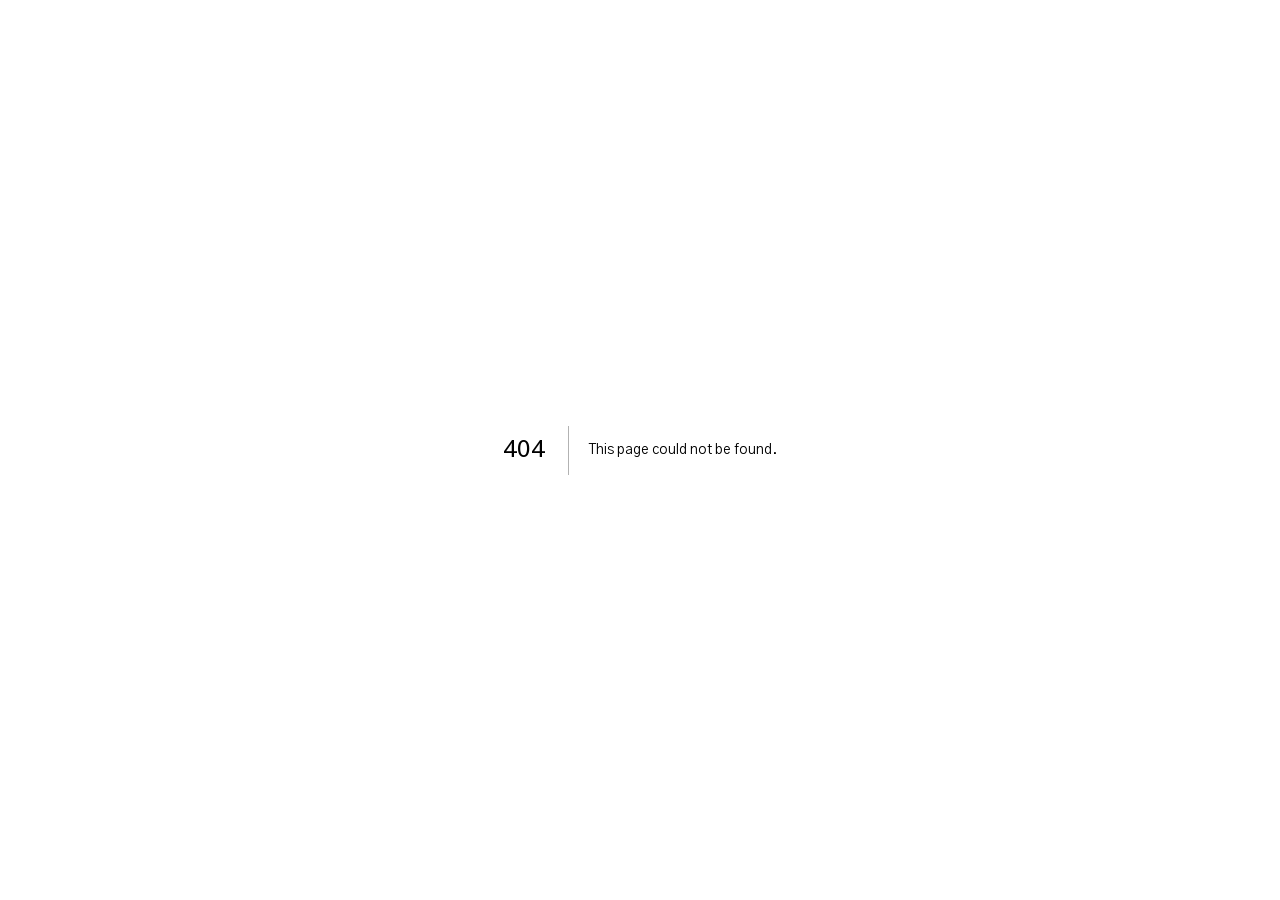
<file: 404/index.html>
<!DOCTYPE html><html lang="en" data-scroll-behavior="smooth" class="o5gY5W_variable _2cJu6a_variable xyB6bG_variable NWWhjG_variable _767JYa_variable"><head><meta charSet="utf-8"/><meta name="viewport" content="width=device-width, initial-scale=1"/><link rel="stylesheet" href="/_next/static/chunks/01kmnousul1x1.css" data-precedence="next"/><link rel="stylesheet" href="/_next/static/chunks/3wr4wz2k7__ij.css" data-precedence="next"/><link rel="preload" as="script" fetchPriority="low" href="/_next/static/chunks/1pcw6gskne7pf.js"/><script src="/_next/static/chunks/1wnov70f88xjy.js" async=""></script><script src="/_next/static/chunks/3jn_x8ihwq16e.js" async=""></script><script src="/_next/static/chunks/35-w4dtfi-_6k.js" async=""></script><script src="/_next/static/chunks/turbopack-077hmtqrhcoji.js" async=""></script><script src="/_next/static/chunks/2-2spkty6ejyj.js" async=""></script><meta name="robots" content="noindex"/><title>Kushal Borkar — ML Research Engineer</title><meta name="description" content="Research-focused ML Engineer and Hybrid AI Systems Builder. Computer Vision, Medical Imaging, Applied Deep Learning."/><meta property="og:title" content="Kushal Borkar"/><meta property="og:description" content="Research-focused ML Engineer · Hybrid AI Systems Builder"/><meta property="og:type" content="website"/><meta name="twitter:card" content="summary"/><meta name="twitter:title" content="Kushal Borkar"/><meta name="twitter:description" content="Research-focused ML Engineer · Hybrid AI Systems Builder"/><link rel="icon" href="/favicon.ico?favicon.23ak2jt6n9z6k.ico" sizes="48x48" type="image/x-icon"/><meta name="next-size-adjust" content=""/><title>404: This page could not be found.</title><script src="/_next/static/chunks/0cz1d0mv5g_q7.js" noModule=""></script></head><body class="font-sans bg-stone-200 text-zinc-900 dark:bg-zinc-950 dark:text-zinc-100 antialiased"><div hidden=""><!--$--><!--/$--></div><script>((a,b,c,d,e,f,g,h)=>{let i=document.documentElement,j=["light","dark"];function k(b){var c;(Array.isArray(a)?a:[a]).forEach(a=>{let c="class"===a,d=c&&f?e.map(a=>f[a]||a):e;c?(i.classList.remove(...d),i.classList.add(f&&f[b]?f[b]:b)):i.setAttribute(a,b)}),c=b,h&&j.includes(c)&&(i.style.colorScheme=c)}if(d)k(d);else try{let a=localStorage.getItem(b)||c,d=g&&"system"===a?window.matchMedia("(prefers-color-scheme: dark)").matches?"dark":"light":a;k(d)}catch(a){}})("class","theme","dark",null,["light","dark"],null,false,true)</script><div style="font-family:system-ui,&quot;Segoe UI&quot;,Roboto,Helvetica,Arial,sans-serif,&quot;Apple Color Emoji&quot;,&quot;Segoe UI Emoji&quot;;height:100vh;text-align:center;display:flex;flex-direction:column;align-items:center;justify-content:center"><div><style>body{color:#000;background:#fff;margin:0}.next-error-h1{border-right:1px solid rgba(0,0,0,.3)}@media (prefers-color-scheme:dark){body{color:#fff;background:#000}.next-error-h1{border-right:1px solid rgba(255,255,255,.3)}}</style><h1 class="next-error-h1" style="display:inline-block;margin:0 20px 0 0;padding:0 23px 0 0;font-size:24px;font-weight:500;vertical-align:top;line-height:49px">404</h1><div style="display:inline-block"><h2 style="font-size:14px;font-weight:400;line-height:49px;margin:0">This page could not be found.</h2></div></div></div><!--$--><!--/$--><script id="_R_">(globalThis["TURBOPACK"] || (globalThis["TURBOPACK"] = [])).push({"otherChunks":["static/chunks/1pcw6gskne7pf.js","static/chunks/1wnov70f88xjy.js","static/chunks/3jn_x8ihwq16e.js","static/chunks/35-w4dtfi-_6k.js"],"runtimeModuleIds":[94553]});</script><script src="/_next/static/chunks/1pcw6gskne7pf.js" async=""></script><script>(self.__next_f=self.__next_f||[]).push([0])</script><script>self.__next_f.push([1,"1:\"$Sreact.fragment\"\n2:\"/_next/static/chunks/2-2spkty6ejyj.js\"\n3:I[81576,[\"$2\"],\"default\"]\n4:I[39756,[\"$2\"],\"default\"]\n5:I[37457,[\"$2\"],\"default\"]\n9:I[97367,[\"$2\"],\"OutletBoundary\"]\na:\"$Sreact.suspense\"\nc:\"ViewportBoundary\"\nd:I[97367,[\"$2\"],\"$c\"]\nf:\"MetadataBoundary\"\n10:I[97367,[\"$2\"],\"$f\"]\n12:I[68027,[\"$2\"],\"default\",1]\n:HL[\"/_next/static/chunks/01kmnousul1x1.css\",\"style\"]\n:HL[\"/_next/static/chunks/3wr4wz2k7__ij.css\",\"style\"]\n7:X\n8:[[\"children\",{\"s\":\"__PAGE__\",\"h\":512,\"d\":{\"r\":[\"$\",\"$1\",\"c\",{\"children\":[[[\"$\",\"title\",null,{\"children\":\"404: This page could not be found.\"}],[\"$\",\"div\",null,{\"style\":\"$0:t:t:d:r:props:children:1:props:children:props:children:props:children:props:notFound:0:1:props:style\",\"children\":[\"$\",\"div\",null,{\"children\":[[\"$\",\"style\",null,{\"dangerouslySetInnerHTML\":{\"__html\":\"body{color:#000;background:#fff;margin:0}.next-error-h1{border-right:1px solid rgba(0,0,0,.3)}@media (prefers-color-scheme:dark){body{color:#fff;background:#000}.next-error-h1{border-right:1px solid rgba(255,255,255,.3)}}\"}}],[\"$\",\"h1\",null,{\"className\":\"next-error-h1\",\"style\":\"$0:t:t:d:r:props:children:1:props:children:props:children:props:children:props:notFound:0:1:props:children:props:children:1:props:style\",\"children\":404}],[\"$\",\"div\",null,{\"style\":\"$0:t:t:d:r:props:children:1:props:children:props:children:props:children:props:notFound:0:1:props:children:props:children:2:props:style\",\"children\":[\"$\",\"h2\",null,{\"style\":\"$0:t:t:d:r:props:children:1:props:children:props:children:props:children:props:notFound:0:1:props:children:props:children:2:props:children:props:style\",\"children\":\"This page could not be found.\"}]}]]}]}]],null,[\"$\",\"$L9\",null,{\"children\":[\"$\",\"$a\",null,{\"name\":\"Next.MetadataOutlet\",\"children\":\"$@b\"}]}]]}],\"p\":false,\"v\":null}}]]\n6:[[\"children\",{\"s\":\"/_not-found\",\"h\":512,\"d\":{\"r\":[\"$\",\"$1\",\"c\",{\"children\":[null,[\"$\",\"$L4\",null,{\"parallelRouterKey\":\"children\",\"error\":\"$undefined\",\"errorStyles\":\"$undefined\",\"errorScripts\":\"$undefined\",\"template\":[\"$\",\"$L5\",null,{}],\"templateStyles\":\"$undefined\",\"templateScripts\":\"$undefined\",\"notFound\":\"$undefined\",\"forbidden\":\"$undefined\",\"unauthorized\":\"$undefined\"}]]}],\"p\":false,\"v\":\"$7\"},\"c\":\"$Q8\"}]]\n0:{\"P\":null,\"c\":[\"\",\"_not-found\",\"\"],\"q\":\"\",\"i\":false,\"t\":{\"t\":{\"s\":\"\",\"h\":528,\"d\":{\"r\":[\"$\",\"$1\",\"c\",{\"children\":[[[\"$\",\"link\",\"0\",{\"rel\":\"stylesheet\",\"href\":\"/_next/static/chunks/01kmnousul1x1.css\",\"precedence\":\"next\",\"crossOrigin\":\"$undefined\",\"nonce\":\"$undefined\"}],[\"$\",\"link\",\"1\",{\"rel\":\"stylesheet\",\"href\":\"/_next/static/chunks/3wr4wz2k7__ij.css\",\"precedence\":\"next\",\"crossOrigin\":\"$undefined\",\"nonce\":\"$undefined\"}],[\"$\",\"script\",\"script-0\",{\"src\":\"/_next/static/chunks/2-2spkty6ejyj.js\",\"async\":true,\"nonce\":\"$undefined\"}]],[\"$\",\"html\",null,{\"lang\":\"en\",\"suppressHydrationWarning\":true,\"data-scroll-behavior\":\"smooth\",\"className\":\"o5gY5W_variable _2cJu6a_variable xyB6bG_variable NWWhjG_variable _767JYa_variable\",\"children\":[\"$\",\"body\",null,{\"suppressHydrationWarning\":true,\"className\":\"font-sans bg-stone-200 text-zinc-900 dark:bg-zinc-950 dark:text-zinc-100 antialiased\",\"children\":[\"$\",\"$L3\",null,{\"children\":[\"$\",\"$L4\",null,{\"parallelRouterKey\":\"children\",\"error\":\"$undefined\",\"errorStyles\":\"$undefined\",\"errorScripts\":\"$undefined\",\"template\":[\"$\",\"$L5\",null,{}],\"templateStyles\":\"$undefined\",\"templateScripts\":\"$undefined\",\"notFound\":[[[\"$\",\"title\",null,{\"children\":\"404: This page could not be found.\"}],[\"$\",\"div\",null,{\"style\":{\"fontFamily\":\"system-ui,\\\"Segoe UI\\\",Roboto,Helvetica,Arial,sans-serif,\\\"Apple Color Emoji\\\",\\\"Segoe UI Emoji\\\"\",\"height\":\"100vh\",\"textAlign\":\"center\",\"display\":\"flex\",\"flexDirection\":\"column\",\"alignItems\":\"center\",\"justifyContent\":\"center\"},\"children\":[\"$\",\"div\",null,{\"children\":[[\"$\",\"style\",null,{\"dangerouslySetInnerHTML\":{\"__html\":\"body{color:#000;background:#fff;margin:0}.next-error-h1{border-right:1px solid rgba(0,0,0,.3)}@media (prefers-color-scheme:dark){body{color:#fff;background:#000}.next-error-h1{border-right:1px solid rgba(255,255,255,.3)}}\"}}],[\"$\",\"h1\",null,{\"className\":\"next-error-h1\",\"style\":{\"display\":\"inline-block\",\"margin\":\"0 20px 0 0\",\"padding\":\"0 23px 0 0\",\"fontSize\":24,\"fontWeight\":500,\"verticalAlign\":\"top\",\"lineHeight\":\"49px\"},\"children\":404}],[\"$\",\"div\",null,{\"style\":{\"display\":\"inline-block\"},\"children\":[\"$\",\"h2\",null,{\"style\":{\"fontSize\":14,\"fontWeight\":400,\"lineHeight\":\"49px\",\"margin\":0},\"children\":\"This page could not be found.\"}]}]]}]}]],[]],\"forbidden\":\"$undefined\",\"unauthorized\":\"$undefined\"}]}]}]}]]}],\"p\":false,\"v\":null},\"c\":\"$Q6\"},\"h\":{\"r\":[\"$\",\"$1\",\"h\",{\"children\":[[\"$\",\"meta\",null,{\"name\":\"robots\",\"content\":\"noindex\"}],[\"$\",\"$Ld\",null,{\"children\":\"$Le\"}],[\"$\",\"$L10\",null,{\"children\":[[\"$\",\"div\",null,{\"hidden\":true,\"children\":[\"$\",\"$a\",null,{\"name\":\"Next.Metadata\",\"children\":\"$L11\"}]}],null]}],[\"$\",\"meta\",null,{\"name\":\"next-size-adjust\",\"content\":\"\"}]]}],\"p\":false,\"v\":null}},\"m\":\"$undefined\",\"G\":[\"$12\",[[\"$\",\"link\",\"0\",{\"rel\":\"stylesheet\",\"href\":\"/_next/static/chunks/01kmnousul1x1.css\",\"precedence\":\"next\",\"crossOrigin\":\"$undefined\",\"nonce\":\"$undefined\"}],[\"$\",\"link\",\"1\",{\"rel\":\"stylesheet\",\"href\":\"/_next/static/chunks/3wr4wz2k7__ij.css\",\"precedence\":\"next\",\"crossOrigin\":\"$undefined\",\"nonce\":\"$undefined\"}]]],\"S\":true,\"r\":\"$undefined\",\"s\":\"$undefined\",\"a\":\"$undefined\",\"l\":\"$undefined\",\"p\":\"$undefined\",\"d\":\"$undefined\",\"b\":\"Xo2JlNz-7cSJldcXc1G74\"}\n7:C\ne:[[\"$\",\"meta\",\"0\",{\"charSet\":\"utf-8\"}],[\"$\",\"meta\",\"1\",{\"name\":\"viewport\",\"content\":\"width=device-width, initial-scale=1\"}]]\n13:I[27201,[\"$2\"],\"IconMark\"]\nb:null\n11:[[\"$\",\"title\",\"0\",{\"children\":\"Kushal Borkar — ML Research Engineer\"}],[\"$\",\"meta\",\"1\",{\"name\":\"description\",\"content\":\"Research-focused ML Engineer and Hybrid AI Systems Builder. Computer Vision, Medical Imaging, Applied Deep Learning.\"}],[\"$\",\"meta\",\"2\",{\"property\":\"og:title\",\"content\":\"Kushal Borkar\"}],[\"$\",\"meta\",\"3\",{\"property\":\"og:description\",\"content\":\"Research-focused ML Engineer · Hybrid AI Systems Builder\"}],[\"$\",\"meta\",\"4\",{\"property\":\"og:type\",\"content\":\"website\"}],[\"$\",\"meta\",\"5\",{\"name\":\"twitter:card\",\"content\":\"summary\"}],[\"$\",\"meta\",\"6\",{\"name\":\"twitter:title\",\"content\":\"Kushal Borkar\"}],[\"$\",\"meta\",\"7\",{\"name\":\"twitter:description\",\"content\":\"Research-focused ML Engineer · Hybrid AI Systems Builder\"}],[\"$\",\"link\",\"8\",{\"rel\":\"icon\",\"href\":\"/favicon.ico?favicon.23ak2jt6n9z6k.ico\",\"sizes\":\"48x48\",\"type\":\"image/x-icon\"}],[\"$\",\"$L13\",\"9\",{}]]\n"])</script></body></html>
</file>
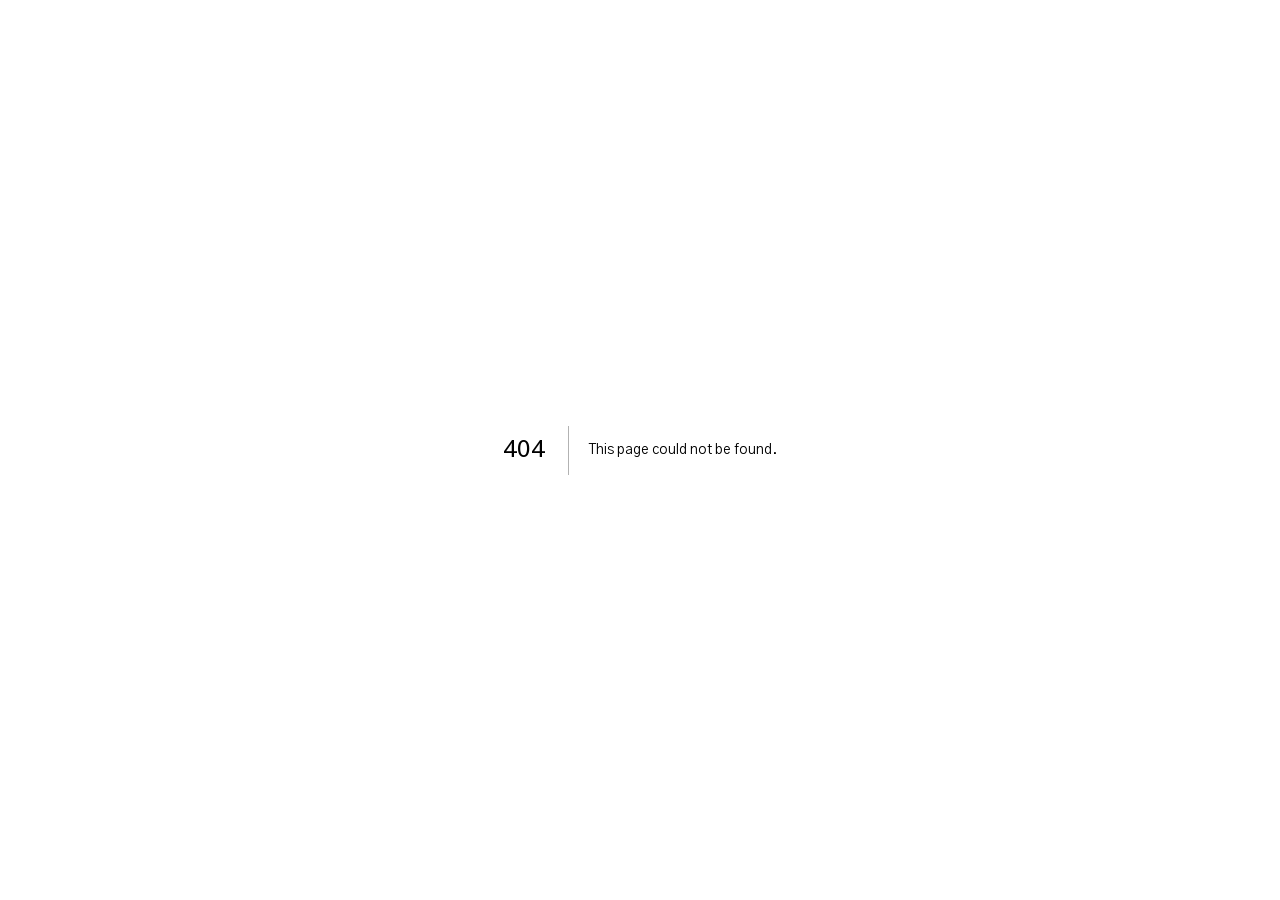
<file: timeline/index.html>
<!DOCTYPE html><html id="__next_error__"><head><meta charSet="utf-8"/><meta name="viewport" content="width=device-width, initial-scale=1"/><link rel="preload" as="script" fetchPriority="low" href="/_next/static/chunks/1pcw6gskne7pf.js"/><script src="/_next/static/chunks/1wnov70f88xjy.js" async=""></script><script src="/_next/static/chunks/3jn_x8ihwq16e.js" async=""></script><script src="/_next/static/chunks/35-w4dtfi-_6k.js" async=""></script><script src="/_next/static/chunks/turbopack-077hmtqrhcoji.js" async=""></script><meta name="robots" content="noindex"/><title>Kushal Borkar — ML Research Engineer</title><meta name="description" content="Research-focused ML Engineer and Hybrid AI Systems Builder. Computer Vision, Medical Imaging, Applied Deep Learning."/><meta property="og:title" content="Kushal Borkar"/><meta property="og:description" content="Research-focused ML Engineer · Hybrid AI Systems Builder"/><meta property="og:type" content="website"/><meta name="twitter:card" content="summary"/><meta name="twitter:title" content="Kushal Borkar"/><meta name="twitter:description" content="Research-focused ML Engineer · Hybrid AI Systems Builder"/><link rel="icon" href="/favicon.ico?favicon.23ak2jt6n9z6k.ico" sizes="48x48" type="image/x-icon"/><script src="/_next/static/chunks/0cz1d0mv5g_q7.js" noModule=""></script></head><body><div hidden=""><!--$--><!--/$--></div><script id="_R_">(globalThis["TURBOPACK"] || (globalThis["TURBOPACK"] = [])).push({"otherChunks":["static/chunks/1pcw6gskne7pf.js","static/chunks/1wnov70f88xjy.js","static/chunks/3jn_x8ihwq16e.js","static/chunks/35-w4dtfi-_6k.js"],"runtimeModuleIds":[94553]});</script><script src="/_next/static/chunks/1pcw6gskne7pf.js" async=""></script><script>(self.__next_f=self.__next_f||[]).push([0])</script><script>self.__next_f.push([1,"1:\"$Sreact.fragment\"\n2:\"/_next/static/chunks/2-2spkty6ejyj.js\"\n3:I[81576,[\"$2\"],\"default\"]\n4:I[39756,[\"$2\"],\"default\"]\n5:I[37457,[\"$2\"],\"default\"]\na:I[97367,[\"$2\"],\"OutletBoundary\"]\nb:\"$Sreact.suspense\"\nd:\"ViewportBoundary\"\ne:I[97367,[\"$2\"],\"$d\"]\n10:\"MetadataBoundary\"\n11:I[97367,[\"$2\"],\"$10\"]\n13:I[68027,[\"$2\"],\"default\",1]\n:HL[\"/_next/static/chunks/01kmnousul1x1.css\",\"style\"]\n:HL[\"/_next/static/chunks/3wr4wz2k7__ij.css\",\"style\"]\n:HL[\"/_next/static/media/0164c08f5f6be23a-s.p.1ffan7vtfbcss.woff2\",\"font\",{\"crossOrigin\":\"\",\"type\":\"font/woff2\"}]\n:HL[\"/_next/static/media/0256a4213a6898bf-s.p.035f856c_dv_m.woff2\",\"font\",{\"crossOrigin\":\"\",\"type\":\"font/woff2\"}]\n:HL[\"/_next/static/media/02cff288975f1da3-s.p.1mu04k_pxtsy-.woff2\",\"font\",{\"crossOrigin\":\"\",\"type\":\"font/woff2\"}]\n:HL[\"/_next/static/media/04c3ac8ae6e1b087-s.p.2q6vdk74r58e7.woff2\",\"font\",{\"crossOrigin\":\"\",\"type\":\"font/woff2\"}]\n:HL[\"/_next/static/media/04f4c011dbaa0ba1-s.p.3gsd1977_0b4y.woff2\",\"font\",{\"crossOrigin\":\"\",\"type\":\"font/woff2\"}]\n:HL[\"/_next/static/media/0507ffa3c08482bc-s.p.3pxpyf70g9ttu.woff2\",\"font\",{\"crossOrigin\":\"\",\"type\":\"font/woff2\"}]\n:HL[\"/_next/static/media/0620860f8ce53587-s.p.1ltlcza9nhe05.woff2\",\"font\",{\"crossOrigin\":\"\",\"type\":\"font/woff2\"}]\n:HL[\"/_next/static/media/065b0dc9facde461-s.p.1b4v-f4-6008d.woff2\",\"font\",{\"crossOrigin\":\"\",\"type\":\"font/woff2\"}]\n:HL[\"/_next/static/media/08805d28ab941bec-s.p.42edt8w0qs4zb.woff2\",\"font\",{\"crossOrigin\":\"\",\"type\":\"font/woff2\"}]\n:HL[\"/_next/static/media/08abb665d1410394-s.p.0q3lmoqhumx-_.woff2\",\"font\",{\"crossOrigin\":\"\",\"type\":\"font/woff2\"}]\n:HL[\"/_next/static/media/08f2c000d1fc4a7d-s.p.2kac-s1v3nagr.woff2\",\"font\",{\"crossOrigin\":\"\",\"type\":\"font/woff2\"}]\n:HL[\"/_next/static/media/0aa78eb45f86c4a8-s.p.379j2ojk5cygw.woff2\",\"font\",{\"crossOrigin\":\"\",\"type\":\"font/woff2\"}]\n:HL[\"/_next/static/media/0ab9e61f9bd3bed3-s.p.22ca2c788_h0u.woff2\",\"font\",{\"crossOrigin\":\"\",\"type\":\"font/woff2\"}]\n:HL[\"/_next/static/media/0b9ca14ee177052b-s.p.1cztbul8l_u3r.woff2\",\"font\",{\"crossOrigin\":\"\",\"type\":\"font/woff2\"}]\n:HL[\"/_next/static/media/0bf3cb71732d5572-s.p.0auhc0qyu4r-7.woff2\",\"font\",{\"crossOrigin\":\"\",\"type\":\"font/woff2\"}]\n:HL[\"/_next/static/media/0d56206ae9a18c72-s.p.1ozfd-uapzahy.woff2\",\"font\",{\"crossOrigin\":\"\",\"type\":\"font/woff2\"}]\n:HL[\"/_next/static/media/0da4082525435d8b-s.p.2movzxzg-9i9b.woff2\",\"font\",{\"crossOrigin\":\"\",\"type\":\"font/woff2\"}]\n:HL[\"/_next/static/media/0f3a6f3da520b6b1-s.p.41p4l-hu_3lsz.woff2\",\"font\",{\"crossOrigin\":\"\",\"type\":\"font/woff2\"}]\n:HL[\"/_next/static/media/1051804fac50680b-s.p.2-6rhihb7m155.woff2\",\"font\",{\"crossOrigin\":\"\",\"type\":\"font/woff2\"}]\n:HL[\"/_next/static/media/11b9716735bb5501-s.p.2o-55eettd72q.woff2\",\"font\",{\"crossOrigin\":\"\",\"type\":\"font/woff2\"}]\n:HL[\"/_next/static/media/120a582ae86e195a-s.p.0m455oru9a3ya.woff2\",\"font\",{\"crossOrigin\":\"\",\"type\":\"font/woff2\"}]\n:HL[\"/_next/static/media/12a20b8d34bb25f2-s.p.25rr7ujwp6bj5.woff2\",\"font\",{\"crossOrigin\":\"\",\"type\":\"font/woff2\"}]\n:HL[\"/_next/static/media/1468195fa48977d6-s.p.2liyuhe-1tfrt.woff2\",\"font\",{\"crossOrigin\":\"\",\"type\":\"font/woff2\"}]\n:HL[\"/_next/static/media/1494c04dcbae4c17-s.p.0gwzhhv72uwnv.woff2\",\"font\",{\"crossOrigin\":\"\",\"type\":\"font/woff2\"}]\n:HL[\"/_next/static/media/14a7cd5b9aee9d6c-s.p.2_uh0g9qo39je.woff2\",\"font\",{\"crossOrigin\":\"\",\"type\":\"font/woff2\"}]\n:HL[\"/_next/static/media/150e832e26162488-s.p.368xnxvg--e33.woff2\",\"font\",{\"crossOrigin\":\"\",\"type\":\"font/woff2\"}]\n:HL[\"/_next/static/media/157bde8cc06d1baf-s.p.1qn0f5tkjwygd.woff2\",\"font\",{\"crossOrigin\":\"\",\"type\":\"font/woff2\"}]\n:HL[\"/_next/static/media/160e5da04f9ced67-s.p.1q81zal3dtiue.woff2\",\"font\",{\"crossOrigin\":\"\",\"type\":\"font/woff2\"}]\n:HL[\"/_next/static/media/164cc7a4dcf82501-s.p.2kt06i3ad-h0i.woff2\",\"font\",{\"crossOrigin\":\"\",\"type\":\"font/woff2\"}]\n:HL[\"/_next/static/media/16a553a55f1a6fef-s.p.0awcxoitwbgkz.woff2\",\"font\",{\"crossOrigin\":\"\",\"type\":\"font/woff2\"}]\n:HL[\"/_next/static/media/16e6d4321273f4c4-s.p.2fqm9lp1tq7yx.woff2\",\"font\",{\"crossOrigin\":\"\",\"type\":\"font/woff2\"}]\n:HL[\"/_next/static/media/183b617aec7b7d6e-s.p.299101t1e9fu-.woff2\",\"font\",{\"crossOrigin\":\"\",\"type\":\"font/woff2\"}]\n:HL[\"/_next/static/media/1875e26f25468ceb-s.p.2xnujqp7p7_1u.woff2\",\"font\",{\"crossOrigin\":\"\",\"type\":\"font/woff2\"}]\n:HL[\"/_next/static/media/1958a6abc91dcd68-s.p.3845-4-dxtg04.woff2\",\"font\",{\"crossOrigin\":\"\",\"type\":\"font/woff2\"}]\n:HL[\"/_next/static/media/1a852eaa7183b2ce-s.p.3dtu_t_73lrjq.woff2\",\"font\",{\"crossOrigin\":\"\",\"type\":\"font/woff2\"}]\n:HL[\"/_next/static/media/1af08d40c1d742d8-s.p.1dgchn-h9nsq6.woff2\",\"font\",{\"crossOrigin\":\"\",\"type\":\"font/woff2\"}]\n:HL[\"/_next/static/media/1b673539b1247acc-s.p.0mbmg0qhqlmw8.woff2\",\"font\",{\"crossOrigin\":\"\",\"type\":\"font/woff2\"}]\n:HL[\"/_next/static/media/1b67836f53b1374e-s.p.167rq50u1wvh7.woff2\",\"font\",{\"crossOrigin\":\"\",\"type\":\"font/woff2\"}]\n:HL[\"/_next/static/media/1bf6dc1f85719f43-s.p.0cdkqzwlq_9et.woff2\",\"font\",{\"crossOrigin\":\"\",\"type\":\"font/woff2\"}]\n:HL[\"/_next/static/media/1cc0bbbdd992db55-s.p.3z2ge2lbd6axm.woff2\",\"font\",{\"crossOrigin\":\"\",\"type\":\"font/woff2\"}]\n:HL[\"/_next/static/media/1d89d49d99be7dc5-s.p.23cz0ivqhvmf1.woff2\",\"font\",{\"crossOrigin\":\"\",\"type\":\"font/woff2\"}]\n:HL[\"/_next/static/media/1e4db682c4a380a2-s.p.1u3khs7pp9o0s.woff2\",\"font\",{\"crossOrigin\":\"\",\"type\":\"font/woff2\"}]\n:HL[\"/_next/static/media/1ed7755b8ef89ddf-s.p.3lrme2f1gt_l0.woff2\",\"font\",{\"crossOrigin\":\"\",\"type\":\"font/woff2\"}]\n:HL[\"/_next/static/media/1f581e16d96321c5-s.p.44a-pdh5g11rn.woff2\",\"font\",{\"crossOrigin\":\"\",\"type\":\"font/woff2\"}]\n:HL[\"/_next/static/media/2034308a0fb7cda1-s.p.13pze9dta47pa.woff2\",\"font\",{\"crossOrigin\":\"\",\"type\":\"font/woff2\"}]\n:HL[\"/_next/static/media/2046e572654b2c3e-s.p.3an1qksjurv0d.woff2\",\"font\",{\"crossOrigin\":\"\",\"type\":\"font/woff2\"}]\n:HL[\"/_next/static/media/2167f6b663a83b05-s.p.44q-1o9k5vvt6.woff2\",\"font\",{\"crossOrigin\":\"\",\"type\":\"font/woff2\"}]\n:HL[\"/_next/static/media/2247071e563866ea-s.p.42e1stmu_tj8_.woff2\",\"font\",{\"crossOrigin\":\"\",\"type\":\"font/woff2\"}]\n:HL[\"/_next/static/media/2250d7168aaf351c-s.p.0cmby--dq46g_.woff2\",\"font\",{\"crossOrigin\":\"\",\"type\":\"font/woff2\"}]\n:HL[\"/_next/static/media/22f7801927fd4ff8-s.p.1hne-nfjfv3fu.woff2\",\"font\",{\"crossOrigin\":\"\",\"type\":\"font/woff2\"}]\n:HL[\"/_next/static/media/237d6cac56e6c7cd-s.p.3zu6wlzxofr5l.woff2\",\"font\",{\"crossOrigin\":\"\",\"type\":\"font/woff2\"}]\n:HL[\"/_next/static/media/238a012403ca03a0-s.p.1rbfv_w0eivtb.woff2\",\"font\",{\"crossOrigin\":\"\",\"type\":\"font/woff2\"}]\n:HL[\"/_next/static/media/23e44a8b241ec52e-s.p.3lncyzlkz5a-a.woff2\",\"font\",{\"crossOrigin\":\"\",\"type\":\"font/woff2\"}]\n:HL[\"/_next/static/media/24c9c654c261cc51-s.p.0vrlz83hnk9ar.woff2\",\"font\",{\"crossOrigin\":\"\",\"type\":\"font/woff2\"}]\n:HL[\"/_next/static/media/25187b368478b4a4-s.p.3j58g6htu2lpv.woff2\",\"font\",{\"crossOrigin\":\"\",\"type\":\"font/woff2\"}]\n:HL[\"/_next/static/media/255b196fa7426710-s.p.2tmty-383fqs8.woff2\",\"font\",{\"crossOrigin\":\"\",\"type\":\"font/woff2\"}]\n:HL[\"/_next/static/media/25921c0751eb95ce-s.p.1ofxvl_xaso3p.woff2\",\"font\",{\"crossOrigin\":\"\",\"type\":\"font/woff2\"}]\n:HL[\"/_next/static/media/2712d22bf36bcc0c-s.p.2vd1y0q8j4ogf.woff2\",\"font\",{\"crossOrigin\":\"\",\"type\":\"font/woff2\"}]\n:HL[\"/_next/static/media/271381ccd73d267e-s.p.2sn1q4r654gls.woff2\",\"font\",{\"crossOrigin\":\"\",\"type\":\"font/woff2\"}]\n:HL[\"/_next/static/media/27ed90c120b64406-s.p.040u3c84p6-m0.woff2\",\"font\",{\"crossOrigin\":\"\",\"type\":\"font/woff2\"}]\n:HL[\"/_next/static/media/28bf27794ac4bff2-s.p.2hl20_82fukzl.woff2\",\"font\",{\"crossOrigin\":\"\",\"type\":\"font/woff2\"}]\n:HL[\"/_next/static/media/294d678ec70f1d92-s.p.166x3qj6-t5hj.woff2\",\"font\",{\"crossOrigin\":\"\",\"type\":\"font/woff2\"}]\n:HL[\"/_next/static/media/2b02551462e39cd8-s.p.01w75t0w-o-lg.woff2\",\"font\",{\"crossOrigin\":\"\",\"type\":\"font/woff2\"}]\n:HL[\"/_next/static/media/2b81eeca71e9850c-s.p.3vm0tq4e-zz_5.woff2\",\"font\",{\"crossOrigin\":\"\",\"type\":\"font/woff2\"}]\n:HL[\"/_next/static/media/2c5db532641ce8d5-s.p.2ihs5t9ybp5bl.woff2\",\"font\",{\"crossOrigin\":\"\",\"type\":\"font/woff2\"}]\n:HL[\"/_next/static/media/2caae2590f6f7380-s.p.3iuiyid8nug4a.woff2\",\"font\",{\"crossOrigin\":\"\",\"type\":\"font/woff2\"}]\n:HL[\"/_next/static/media/2cf45621b13a54ae-s.p.18yf31tsas2mv.woff2\",\"font\",{\"crossOrigin\":\"\",\"type\":\"font/woff2\"}]\n:HL[\"/_next/static/media/2e8ff78ff2b18fe1-s.p.3s2t90j8y1pif.woff2\",\"font\",{\"crossOrigin\":\"\",\"type\":\"font/woff2\"}]\n:HL[\"/_next/static/media/2fbbede13482e3c1-s.p.1od2orc7v8tge.woff2\",\"font\",{\"crossOrigin\":\"\",\"type\":\"font/woff2\"}]\n:HL[\"/_next/static/media/2fc277bd34ab5ad8-s.p.0-2u4xw7q3l95.woff2\",\"font\",{\"crossOrigin\":\"\",\"type\":\"font/woff2\"}]\n:HL[\"/_next/static/media/2fc42b6ec963293d-s.p.1-f6okoe15qwy.woff2\",\"font\",{\"crossOrigin\":\"\",\"type\":\"font/woff2\"}]\n:HL[\"/_next/static/media/2fca631f4e872ad4-s.p.0l_qkzh8_j7kk.woff2\",\"font\",{\"crossOrigin\":\"\",\"type\":\"font/woff2\"}]\n:HL[\"/_next/static/media/301c24fdd55edf3c-s.p.1bdi1_6_b-v4f.woff2\",\"font\",{\"crossOrigin\":\"\",\"type\":\"font/woff2\"}]\n:HL[\"/_next/static/media/30946bea6fc8acf8-s.p.1-zm0a45q1-j6.woff2\",\"font\",{\"crossOrigin\":\"\",\"type\":\"font/woff2\"}]\n:HL[\"/_next/static/media/309e04ed6d1cd80b-s.p.3cigzne38kmw9.woff2\",\"font\",{\"crossOrigin\":\"\",\"type\":\"font/woff2\"}]\n:HL[\"/_next/static/media/325959bf75bb80e6-s.p.1hbm3sxnfn86y.woff2\",\"font\",{\"crossOrigin\":\"\",\"type\":\"font/woff2\"}]\n:HL[\"/_next/static/media/328bdd12af02ea1f-s.p.1ldzu8zsaear6.woff2\",\"font\",{\"crossOrigin\":\"\",\"type\":\"font/woff2\"}]\n:HL[\"/_next/static/media/32db778b60ed7d79-s.p.3yypl3fv4jix8.woff2\",\"font\",{\"crossOrigin\":\"\",\"type\":\"font/woff2\"}]\n:HL[\"/_next/static/media/334720374a67ad66-s.p.299yda-9iasks.woff2\",\"font\",{\"crossOrigin\":\"\",\"type\":\"font/woff2\"}]\n:HL[\"/_next/static/media/336a4eb8437d7549-s.p.0rjli5bg1kzsa.woff2\",\"font\",{\"crossOrigin\":\"\",\"type\":\"font/woff2\"}]\n:HL[\"/_next/static/media/337cc0faf65d6480-s.p.1_521i9cd619p.woff2\",\"font\",{\"crossOrigin\":\"\",\"type\":\"font/woff2\"}]\n:HL[\"/_next/static/media/355e85378c30e860-s.p.2mp93e2_y4ix7.woff2\",\"font\",{\"crossOrigin\":\"\",\"type\":\"font/woff2\"}]\n:HL[\"/_next/static/media/35846c02e8fb065e-s.p.2bo3wjtzrmcgo.woff2\",\"font\",{\"crossOrigin\":\"\",\"type\":\"font/woff2\"}]\n:HL[\"/_next/static/media/35af6bca696c3271-s.p.269dfgdiyucqp.woff2\",\"font\",{\"crossOrigin\":\"\",\"type\":\"font/woff2\"}]\n:HL[\"/_next/static/media/3695f559d6cb9f26-s.p.0ze4nen3iyofm.woff2\",\"font\",{\"crossOrigin\":\"\",\"type\":\"font/woff2\"}]\n:HL[\"/_next/static/media/36fa5ad54b399bf1-s.p.30rq7lhp2sbk1.woff2\",\"font\",{\"crossOrigin\":\"\",\"type\":\"font/woff2\"}]\n:HL[\"/_next/static/media/37118adc619b7803-s.p.3kq6k02b2ysv1.woff2\",\"font\",{\"crossOrigin\":\"\",\"type\":\"font/woff2\"}]\n:HL[\"/_next/static/media/37b053f26de2f760-s.p.3hpvy1tujcwur.woff2\",\"font\",{\"crossOrigin\":\"\",\"type\":\"font/woff2\"}]\n:HL[\"/_next/static/media/389104fe4acee04e-s.p.0l292j_24-us-.woff2\",\"font\",{\"crossOrigin\":\"\",\"type\":\"font/woff2\"}]\n:HL[\"/_next/static/media/393c63b5e6e49cff-s.p.1q-s11_h_yw5s.woff2\",\"font\",{\"crossOrigin\":\"\",\"type\":\"font/woff2\"}]\n:HL[\"/_next/static/media/39918a5df23c3ed7-s.p.3l40cq1zkzrnx.woff2\",\"font\",{\"crossOrigin\":\"\",\"type\":\"font/woff2\"}]\n:HL[\"/_next/static/media/39defd0bdb74c9ba-s.p.0pghzxiz86xvd.woff2\",\"font\",{\"crossOrigin\":\"\",\"type\":\"font/woff2\"}]\n:HL[\"/_next/static/media/3ae214d971c27103-s.p.1a0j1knd71j27.woff2\",\"font\",{\"crossOrigin\":\"\",\"type\":\"font/woff2\"}]\n:HL[\"/_next/static/media/3ae5ff5e83635950-s.p.3s8puncuiug-b.woff2\",\"font\",{\"crossOrigin\":\"\",\"type\":\"font/woff2\"}]\n:HL[\"/_next/static/media/3badd9ea1ee4b554-s.p.2yvkaxhzcv882.woff2\",\"font\",{\"crossOrigin\":\"\",\"type\":\"font/woff2\"}]\n:HL[\"/_next/static/media/3eb598bb24fc20cf-s.p.390qty30ivzdq.woff2\",\"font\",{\"crossOrigin\":\"\",\"type\":\"font/woff2\"}]\n:HL[\"/_next/static/media/3fa6235fbeba2354-s.p.2iz0uyhevketi.woff2\",\"font\",{\"crossOrigin\":\"\",\"type\":\"font/woff2\"}]\n:HL[\"/_next/static/media/40091ffd5518e6ce-s.p.0-w4zl7snnwtp.woff2\",\"font\",{\"crossOrigin\":\"\",\"type\":\"font/woff2\"}]\n:HL[\"/_next/static/media/4259e56d25443f06-s.p.34rf4fmejt1a0.woff2\",\"font\",{\"crossOrigin\":\"\",\"type\":\"font/woff2\"}]\n:HL[\"/_next/static/media/42f1454342972b85-s.p.2z8rml7o3pj03.woff2\",\"font\",{\"crossOrigin\":\"\",\"type\":\"font/woff2\"}]\n:HL[\"/_next/static/media/42f4fdcd35537d88-s.p.3zv_ddeg_d-p2.woff2\",\"font\",{\"crossOrigin\":\"\",\"type\":\"font/woff2\"}]\n:HL[\"/_next/static/media/449f265936fa4a23-s.p.3__3s97xpid82.woff2\",\"font\",{\"crossOrigin\":\"\",\"type\":\"font/woff2\"}]\n:HL[\"/_next/static/media/44edf3c8c5eee846-s.p.3kc6yhj_fsp8f.woff2\",\"font\",{\"crossOrigin\":\"\",\"type\":\"font/woff2\"}]\n:HL[\"/_next/static/media/473defc5891071c3-s.p.06a62p3dq7saq.woff2\",\"font\",{\"crossOrigin\":\"\",\"type\":\"font/woff2\"}]\n:HL[\"/_next/static/media/47aad7543a9d73e3-s.p.2usfjw_8feb3l.woff2\",\"font\",{\"crossOrigin\":\"\",\"type\":\"font/woff2\"}]\n:HL[\"/_next/static/media/47b8f67f615dd61b-s.p.3wglzs4at64v8.woff2\",\"font\",{\"crossOrigin\":\"\",\"type\":\"font/woff2\"}]\n:HL[\"/_next/static/media/494a3b8968ea103e-s.p.15omxndhl5m-5.woff2\",\"font\",{\"crossOrigin\":\"\",\"type\":\"font/woff2\"}]\n:HL[\"/_next/static/media/4b0f4797f0131a8a-s.p.454epn8z4uv5r.woff2\",\"font\",{\"crossOrigin\":\"\",\"type\":\"font/woff2\"}]\n:HL[\"/_next/static/media/4c07021bf658ac99-s.p.2wrxve994xt3-.woff2\",\"font\",{\"crossOrigin\":\"\",\"type\":\"font/woff2\"}]\n:HL[\"/_next/static/media/4c6b8f326d969f31-s.p.38vkdusmmpqvb.woff2\",\"font\",{\"crossOrigin\":\"\",\"type\":\"font/woff2\"}]\n:HL[\"/_next/static/media/4cbdbabf8914bc9f-s.p.17vvrjdg3iz14.woff2\",\"font\",{\"crossOrigin\":\"\",\"type\":\"font/woff2\"}]\n:HL[\"/_next/static/media/4e5ae09c23110bc7-s.p.43x029v0u8wh6.woff2\",\"font\",{\"crossOrigin\":\"\",\"type\":\"font/woff2\"}]\n:HL[\"/_next/static/media/4e65170d9a4c229f-s.p.05s785jgl1ffv.woff2\",\"font\",{\"crossOrigin\":\"\",\"type\":\"font/woff2\"}]\n:HL[\"/_next/static/media/4ee6b20c6e947d74-s.p.1wn4hcb626a7-.woff2\",\"font\",{\"crossOrigin\":\"\",\"type\":\"font/woff2\"}]\n:HL[\"/_next/static/media/502377c6b8cfe151-s.p.1yshsun5tqqrg.woff2\",\"font\",{\"crossOrigin\":\"\",\"type\":\"font/woff2\"}]\n:HL[\"/_next/static/media/518998bab59ab1fa-s.p.0nub2amtnr4-y.woff2\",\"font\",{\"crossOrigin\":\"\",\"type\":\"font/woff2\"}]\n:HL[\"/_next/static/media/5246968a9f3689f5-s.p.3i6ygp42iu8yn.woff2\",\"font\",{\"crossOrigin\":\"\",\"type\":\"font/woff2\"}]\n:HL[\"/_next/static/media/55fbf44e247ccb58-s.p.31lj1rjuxjeqv.woff2\",\"font\",{\"crossOrigin\":\"\",\"type\":\"font/woff2\"}]\n:HL[\"/_next/static/media/59105676526bed18-s.p.0epgpneyethj9.woff2\",\"font\",{\"crossOrigin\":\"\",\"type\":\"font/woff2\"}]\n:HL[\"/_next/static/media/591a8e16b0b08c84-s.p.0o3myd8-ap5jj.woff2\",\"font\",{\"crossOrigin\":\"\",\"type\":\"font/woff2\"}]\n:HL[\"/_next/static/media/59fa77f45a261fba-s.p.179w9ha6ej2-e.woff2\",\"font\",{\"crossOrigin\":\"\",\"type\":\"font/woff2\"}]\n:HL[\"/_next/static/media/5a11a0b81707e7a0-s.p.0j78ehr4dnw5p.woff2\",\"font\",{\"crossOrigin\":\"\",\"type\":\"font/woff2\"}]\n:HL[\"/_next/static/media/5aca8f123b2a23fc-s.p.356jevg3ckuum.woff2\",\"font\",{\"crossOrigin\":\"\",\"type\":\"font/woff2\"}]\n:HL[\"/_next/static/media/5ad38176e3bd0525-s.p.11hg707llgput.woff2\",\"font\",{\"crossOrigin\":\"\",\"type\":\"font/woff2\"}]\n:HL[\"/_next/static/media/5e1c94ad3ca05a1b-s.p.196o-h3_ca1_x.woff2\",\"font\",{\"crossOrigin\":\"\",\"type\":\"font/woff2\"}]\n:HL[\"/_next/static/media/5e95bc19a14742a1-s.p.32le8g9zyo51f.woff2\",\"font\",{\"crossOrigin\":\"\",\"type\":\"font/woff2\"}]\n:HL[\"/_next/static/media/5f1a5d28b22638ff-s.p.11z6uwymileiv.woff2\",\"font\",{\"crossOrigin\":\"\",\"type\":\"font/woff2\"}]\n:HL[\"/_next/static/media/5f3fa9f3c13b5516-s.p.3o6n-yoqv_tdg.woff2\",\"font\",{\"crossOrigin\":\"\",\"type\":\"font/woff2\"}]\n:HL[\"/_next/static/media/60aa422acd986088-s.p.2n_jhx4dhs_70.woff2\",\"font\",{\"crossOrigin\":\"\",\"type\":\"font/woff2\"}]\n:HL[\"/_next/static/media/60bc2cbfe0bd3ebf-s.p.18bh4r_x5klj-.woff2\",\"font\",{\"crossOrigin\":\"\",\"type\":\"font/woff2\"}]\n:HL[\"/_next/static/media/60d17a429a7733e4-s.p.23q-udy0xkuo7.woff2\",\"font\",{\"crossOrigin\":\"\",\"type\":\"font/woff2\"}]\n:HL[\"/_next/static/media/617adcd999acb3df-s.p.34agkbst6_qtl.woff2\",\"font\",{\"crossOrigin\":\"\",\"type\":\"font/woff2\"}]\n:HL[\"/_next/static/media/61ce8b9618301ad9-s.p.2r8ejj65sx4cn.woff2\",\"font\",{\"crossOrigin\":\"\",\"type\":\"font/woff2\"}]\n:HL[\"/_next/static/media/61e5594c57475b61-s.p.2p9x0prux2vws.woff2\",\"font\",{\"crossOrigin\":\"\",\"type\":\"font/woff2\"}]\n:HL[\"/_next/static/media/6242c1ddc914ac88-s.p.065c-i_xfrxp_.woff2\",\"font\",{\"crossOrigin\":\"\",\"type\":\"font/woff2\"}]\n:HL[\"/_next/static/media/62b4172c4fcb5510-s.p.038td6acmieny.woff2\",\"font\",{\"crossOrigin\":\"\",\"type\":\"font/woff2\"}]\n:HL[\"/_next/static/media/63cbed774c0054b4-s.p.14rjw3u_i2t5f.woff2\",\"font\",{\"crossOrigin\":\"\",\"type\":\"font/woff2\"}]\n:HL[\"/_next/static/media/648153aa438c50b4-s.p.0b6sd6y2sj5sb.woff2\",\"font\",{\"crossOrigin\":\"\",\"type\":\"font/woff2\"}]\n:HL[\"/_next/static/media/65be57e370eb9b6a-s.p.3q0ea-42a_lxb.woff2\",\"font\",{\"crossOrigin\":\"\",\"type\":\"font/woff2\"}]\n:HL[\"/_next/static/media/66077bf0061d1bd5-s.p.3ipp0fpgdyu_n.woff2\",\"font\",{\"crossOrigin\":\"\",\"type\":\"font/woff2\"}]\n:HL[\"/_next/static/media/664c632b8d5ec25f-s.p.2bw06ewke5b03.woff2\",\"font\",{\"crossOrigin\":\"\",\"type\":\"font/woff2\"}]\n:HL[\"/_next/static/media/666bcc374c03d84a-s.p.0ap9f70fx6w7p.woff2\",\"font\",{\"crossOrigin\":\"\",\"type\":\"font/woff2\"}]\n:HL[\"/_next/static/media/6799322157f1eea6-s.p.3b8v5_xsx2jvc.woff2\",\"font\",{\"crossOrigin\":\"\",\"type\":\"font/woff2\"}]\n:HL[\"/_next/static/media/67b04bfa7f77313b-s.p.250_e0rpz0u53.woff2\",\"font\",{\"crossOrigin\":\"\",\"type\":\"font/woff2\"}]\n:HL[\"/_next/static/media/67fb3550b5cbade2-s.p.09vg4uqpraa-q.woff2\",\"font\",{\"crossOrigin\":\"\",\"type\":\"font/woff2\"}]\n:HL[\"/_next/static/media/694760b2be1aff08-s.p.14jlzv90j2v3c.woff2\",\"font\",{\"crossOrigin\":\"\",\"type\":\"font/woff2\"}]\n:HL[\"/_next/static/media/6a60e49cfe64b38e-s.p.2806ojm-_3hq-.woff2\",\"font\",{\"crossOrigin\":\"\",\"type\":\"font/woff2\"}]\n:HL[\"/_next/static/media/6b2c91f49093f78e-s.p.31o1t1f3hgnk8.woff2\",\"font\",{\"crossOrigin\":\"\",\"type\":\"font/woff2\"}]\n:HL[\"/_next/static/media/6c8e0a6306f183b4-s.p.42i50h1xao3r8.woff2\",\"font\",{\"crossOrigin\":\"\",\"type\":\"font/woff2\"}]\n:HL[\"/_next/static/media/6e21b5d60bea8155-s.p.1egvk88i1e9nx.woff2\",\"font\",{\"crossOrigin\":\"\",\"type\":\"font/woff2\"}]\n:HL[\"/_next/static/media/6eb6e899fa02cea5-s.p.3jvhju4xsqs2f.woff2\",\"font\",{\"crossOrigin\":\"\",\"type\":\"font/woff2\"}]\n:HL[\"/_next/static/media/702106fa08cfb74e-s.p.1iap2soi8s-8q.woff2\",\"font\",{\"crossOrigin\":\"\",\"type\":\"font/woff2\"}]\n:HL[\"/_next/static/media/70396af8a698ca99-s.p.00h7tufdeuo06.woff2\",\"font\",{\"crossOrigin\":\"\",\"type\":\"font/woff2\"}]\n:HL[\"/_next/static/media/7040ee3b76728e03-s.p.3jqsu1oeb8npr.woff2\",\"font\",{\"crossOrigin\":\"\",\"type\":\"font/woff2\"}]\n:HL[\"/_next/static/media/715cf18a48b08ef5-s.p.2t2uj0_e19xyh.woff2\",\"font\",{\"crossOrigin\":\"\",\"type\":\"font/woff2\"}]\n:HL[\"/_next/static/media/725b58c90e4370e7-s.p.30d52ssrs7rp7.woff2\",\"font\",{\"crossOrigin\":\"\",\"type\":\"font/woff2\"}]\n:HL[\"/_next/static/media/731adc3e038dffee-s.p.0hcnh_iqxxeao.woff2\",\"font\",{\"crossOrigin\":\"\",\"type\":\"font/woff2\"}]\n:HL[\"/_next/static/media/739216e819d6f62a-s.p.3b9ye1wxpoymk.woff2\",\"font\",{\"crossOrigin\":\"\",\"type\":\"font/woff2\"}]\n:HL[\"/_next/static/media/74a4bae5a3412d08-s.p.33f1atbjw0dc0.woff2\",\"font\",{\"crossOrigin\":\"\",\"type\":\"font/woff2\"}]\n:HL[\"/_next/static/media/75aa29c44b5d7354-s.p.0tj04dcljmtje.woff2\",\"font\",{\"crossOrigin\":\"\",\"type\":\"font/woff2\"}]\n:HL[\"/_next/static/media/763df0e116cd2414-s.p.3lqco8egyeq5t.woff2\",\"font\",{\"crossOrigin\":\"\",\"type\":\"font/woff2\"}]\n:HL[\"/_next/static/media/76c91d654abd79b9-s.p.0u5gsk7z0nilv.woff2\",\"font\",{\"crossOrigin\":\"\",\"type\":\"font/woff2\"}]\n:HL[\"/_next/static/media/76ce9bac5cb955a5-s.p.2tkor307idfof.woff2\",\"font\",{\"crossOrigin\":\"\",\"type\":\"font/woff2\"}]\n:HL[\"/_next/static/media/772bb26889b5bd0d-s.p.2oqzge54uy-8y.woff2\",\"font\",{\"crossOrigin\":\"\",\"type\":\"font/woff2\"}]\n:HL[\"/_next/static/media/796e099420c546ea-s.p.1yydx59n4_run.woff2\",\"font\",{\"crossOrigin\":\"\",\"type\":\"font/woff2\"}]\n:HL[\"/_next/static/media/7a5a31f110afaf66-s.p.3qb4cnjf444kn.woff2\",\"font\",{\"crossOrigin\":\"\",\"type\":\"font/woff2\"}]\n:HL[\"/_next/static/media/7a926440eb56de30-s.p.08o-0wup8oxob.woff2\",\"font\",{\"crossOrigin\":\"\",\"type\":\"font/woff2\"}]\n:HL[\"/_next/static/media/7afd07dc53b39aa8-s.p.139mlgzy719ya.woff2\",\"font\",{\"crossOrigin\":\"\",\"type\":\"font/woff2\"}]\n:HL[\"/_next/static/media/7b74a610fcae7f8c-s.p.2yawxdacr1-7m.woff2\",\"font\",{\"crossOrigin\":\"\",\"type\":\"font/woff2\"}]\n:HL[\"/_next/static/media/7c06ea4248cbcec6-s.p.2dtwiff_o4tyo.woff2\",\"font\",{\"crossOrigin\":\"\",\"type\":\"font/woff2\"}]\n:HL[\"/_next/static/media/7c3e36f6bf85f171-s.p.2dla-lw-o6lpd.woff2\",\"font\",{\"crossOrigin\":\"\",\"type\":\"font/woff2\"}]\n:HL[\"/_next/static/media/7ca0929f30a12612-s.p.0i0_dcqxep_5m.woff2\",\"font\",{\"crossOrigin\":\"\",\"type\":\"font/woff2\"}]\n:HL[\"/_next/static/media/7d5bf4f83957ffb0-s.p.1bph9079rs7b-.woff2\",\"font\",{\"crossOrigin\":\"\",\"type\":\"font/woff2\"}]\n:HL[\"/_next/static/media/7d5e18e83c49b61e-s.p.0hj1owka83qdk.woff2\",\"font\",{\"crossOrigin\":\"\",\"type\":\"font/woff2\"}]\n:HL[\"/_next/static/media/7db0fbd23447832b-s.p.1_paua2ycb1oa.woff2\",\"font\",{\"crossOrigin\":\"\",\"type\":\"font/woff2\"}]\n:HL[\"/_next/static/media/7e7b3069149d41e2-s.p.2svgy5a01uzs0.woff2\",\"font\",{\"crossOrigin\":\"\",\"type\":\"font/woff2\"}]\n:HL[\"/_next/static/media/7efb53386f0297b3-s.p.06k77_-12isrt.woff2\",\"font\",{\"crossOrigin\":\"\",\"type\":\"font/woff2\"}]\n:HL[\"/_next/static/media/7f043a90e6e1dd0e-s.p.1a10lzubpqa3a.woff2\",\"font\",{\"crossOrigin\":\"\",\"type\":\"font/woff2\"}]\n:HL[\"/_next/static/media/7ffcb31d7348126d-s.p.2j2ocroi3g7m2.woff2\",\"font\",{\"crossOrigin\":\"\",\"type\":\"font/woff2\"}]\n:HL[\"/_next/static/media/815691578ab045b9-s.p.314r3lqma55gx.woff2\",\"font\",{\"crossOrigin\":\"\",\"type\":\"font/woff2\"}]\n:HL[\"/_next/static/media/81d5a3e3566fc4a6-s.p.0s0vwlzgpwuwx.woff2\",\"font\",{\"crossOrigin\":\"\",\"type\":\"font/woff2\"}]\n:HL[\"/_next/static/media/8205f624ae9faf09-s.p.22y0s4q8dqk46.woff2\",\"font\",{\"crossOrigin\":\"\",\"type\":\"font/woff2\"}]\n:HL[\"/_next/static/media/820cb0ee34b0cebb-s.p.3fy5k2lgot3-n.woff2\",\"font\",{\"crossOrigin\":\"\",\"type\":\"font/woff2\"}]\n:HL[\"/_next/static/media/829927b23fce211a-s.p.35unslk_jj9ik.woff2\",\"font\",{\"crossOrigin\":\"\",\"type\":\"font/woff2\"}]\n:HL[\"/_next/static/media/8302b8175e7866b9-s.p.3tco5ca45e0fk.woff2\",\"font\",{\"crossOrigin\":\"\",\"type\":\"font/woff2\"}]\n:HL[\"/_next/static/media/85ca56267d1f406c-s.p.1tppnbg326dhp.woff2\",\"font\",{\"crossOrigin\":\"\",\"type\":\"font/woff2\"}]\n:HL[\"/_next/static/media/85ea62bf46b76756-s.p.377tw2up0fw03.woff2\",\"font\",{\"crossOrigin\":\"\",\"type\":\"font/woff2\"}]\n:HL[\"/_next/static/media/86427974f9a6ef3c-s.p.0jwbpk57_fhve.woff2\",\"font\",{\"crossOrigin\":\"\",\"type\":\"font/woff2\"}]\n:HL[\"/_next/static/media/86c6be1b2565d8e9-s.p.2bkcll0o9lua_.woff2\",\"font\",{\"crossOrigin\":\"\",\"type\":\"font/woff2\"}]\n:HL[\"/_next/static/media/86c7591f3de71aea-s.p.1iiml32d_s521.woff2\",\"font\",{\"crossOrigin\":\"\",\"type\":\"font/woff2\"}]\n:HL[\"/_next/static/media/8721560d5c35ca5c-s.p.0_rcwbxrks11b.woff2\",\"font\",{\"crossOrigin\":\"\",\"type\":\"font/woff2\"}]\n:HL[\"/_next/static/media/87ccd2670595e7a8-s.p.3hhx89jw2ipkm.woff2\",\"font\",{\"crossOrigin\":\"\",\"type\":\"font/woff2\"}]\n:HL[\"/_next/static/media/87dd327745a68921-s.p.3x1urme5bi48t.woff2\",\"font\",{\"crossOrigin\":\"\",\"type\":\"font/woff2\"}]\n:HL[\"/_next/static/media/89748acc2c508e2d-s.p.00yiz4k5qco3n.woff2\",\"font\",{\"crossOrigin\":\"\",\"type\":\"font/woff2\"}]\n:HL[\"/_next/static/media/897d6565f07ee38c-s.p.023d7ow_zpp2x.woff2\",\"font\",{\"crossOrigin\":\"\",\"type\":\"font/woff2\"}]\n:HL[\"/_next/static/media/89d113502175b485-s.p.392v_yzjneljb.woff2\",\"font\",{\"crossOrigin\":\"\",\"type\":\"font/woff2\"}]\n:HL[\"/_next/static/media/8b01681055ba2370-s.p.3s3bfatc-rph_.woff2\",\"font\",{\"crossOrigin\":\"\",\"type\":\"font/woff2\"}]\n:HL[\"/_next/static/media/8cdeea0ec8cea100-s.p.2myjf1556qpv-.woff2\",\"font\",{\"crossOrigin\":\"\",\"type\":\"font/woff2\"}]\n:HL[\"/_next/static/media/8d990858f23462c8-s.p.3nvzkhsyg2dj3.woff2\",\"font\",{\"crossOrigin\":\"\",\"type\":\"font/woff2\"}]\n:HL[\"/_next/static/media/8d9fb23e5cfcdb24-s.p.2arznfwy-9nmo.woff2\",\"font\",{\"crossOrigin\":\"\",\"type\":\"font/woff2\"}]\n:HL[\"/_next/static/media/8dbab76144be87fa-s.p.0mnat0yd3xril.woff2\",\"font\",{\"crossOrigin\":\"\",\"type\":\"font/woff2\"}]\n:HL[\"/_next/static/media/8eceb98f6793f003-s.p.1a4qn0pjnya45.woff2\",\"font\",{\"crossOrigin\":\"\",\"type\":\"font/woff2\"}]\n:HL[\"/_next/static/media/9037564b269981f1-s.p.3s1d3vm5iv8sk.woff2\",\"font\",{\"crossOrigin\":\"\",\"type\":\"font/woff2\"}]\n:HL[\"/_next/static/media/90833c6c7fd9a2e7-s.p.052o-f4x7kqls.woff2\",\"font\",{\"crossOrigin\":\"\",\"type\":\"font/woff2\"}]\n:HL[\"/_next/static/media/90a8061051154c68-s.p.2v-x7xioeam27.woff2\",\"font\",{\"crossOrigin\":\"\",\"type\":\"font/woff2\"}]\n:HL[\"/_next/static/media/90b5d487675c2ff2-s.p.3o05qle_9q6iv.woff2\",\"font\",{\"crossOrigin\":\"\",\"type\":\"font/woff2\"}]\n:HL[\"/_next/static/media/90c0f15debbd22b8-s.p.1oyw-pgbk4ltg.woff2\",\"font\",{\"crossOrigin\":\"\",\"type\":\"font/woff2\"}]\n:HL[\"/_next/static/media/9138e9c2921c6638-s.p.2-6s5v_ko3xd7.woff2\",\"font\",{\"crossOrigin\":\"\",\"type\":\"font/woff2\"}]\n:HL[\"/_next/static/media/9206de2f8146e693-s.p.17gzx3f9sr467.woff2\",\"font\",{\"crossOrigin\":\"\",\"type\":\"font/woff2\"}]\n:HL[\"/_next/static/media/92a3f7f603301f94-s.p.1oqod0tn70_ux.woff2\",\"font\",{\"crossOrigin\":\"\",\"type\":\"font/woff2\"}]\n:HL[\"/_next/static/media/944c4d977afe0e7c-s.p.00q5w7in3w4z8.woff2\",\"font\",{\"crossOrigin\":\"\",\"type\":\"font/woff2\"}]\n:HL[\"/_next/static/media/94e4cbc5d4e4744e-s.p.3t66wgze60jmf.woff2\",\"font\",{\"crossOrigin\":\"\",\"type\":\"font/woff2\"}]\n:HL[\"/_next/static/media/95138dbd6b0a196d-s.p.3z193h487-old.woff2\",\"font\",{\"crossOrigin\":\"\",\"type\":\"font/woff2\"}]\n:HL[\"/_next/static/media/954939bc6d5ea379-s.p.0i9_72h49wv1m.woff2\",\"font\",{\"crossOrigin\":\"\",\"type\":\"font/woff2\"}]\n:HL[\"/_next/static/media/958e6f05fa30400b-s.p.0hqz-tu93its3.woff2\",\"font\",{\"crossOrigin\":\"\",\"type\":\"font/woff2\"}]\n:HL[\"/_next/static/media/970ce43eb4cd9b87-s.p.0wa_thshvdhy-.woff2\",\"font\",{\"crossOrigin\":\"\",\"type\":\"font/woff2\"}]\n:HL[\"/_next/static/media/97a20dfc0dfe7e5f-s.p.36ah6zqdf257w.woff2\",\"font\",{\"crossOrigin\":\"\",\"type\":\"font/woff2\"}]\n:HL[\"/_next/static/media/98b5017b7b9488f7-s.p.3-jx7y-vv6_xy.woff2\",\"font\",{\"crossOrigin\":\"\",\"type\":\"font/woff2\"}]\n:HL[\"/_next/static/media/993ac266c97d8da9-s.p.0t4e_fnp2gca1.woff2\",\"font\",{\"crossOrigin\":\"\",\"type\":\"font/woff2\"}]\n:HL[\"/_next/static/media/99f12d323a3f8839-s.p.0vrmj7yat49xm.woff2\",\"font\",{\"crossOrigin\":\"\",\"type\":\"font/woff2\"}]\n:HL[\"/_next/static/media/9adb2d4e52cc21dd-s.p.1e8i3o7plzhjd.woff2\",\"font\",{\"crossOrigin\":\"\",\"type\":\"font/woff2\"}]\n:HL[\"/_next/static/media/9b76050a975e2a3d-s.p.2alpz2gqynnr9.woff2\",\"font\",{\"crossOrigin\":\"\",\"type\":\"font/woff2\"}]\n:HL[\"/_next/static/media/9cb8892c49763ed5-s.p.23utlufvxk682.woff2\",\"font\",{\"crossOrigin\":\"\",\"type\":\"font/woff2\"}]\n:HL[\"/_next/static/media/9d4a00a207192401-s.p.1l5guzv3_6nys.woff2\",\"font\",{\"crossOrigin\":\"\",\"type\":\"font/woff2\"}]\n:HL[\"/_next/static/media/9d637d5f5b63dd65-s.p.2vh3tdbap8pg8.woff2\",\"font\",{\"crossOrigin\":\"\",\"type\":\"font/woff2\"}]\n:HL[\"/_next/static/media/9e2d3dea83719083-s.p.1dkzrc_k1e-7a.woff2\",\"font\",{\"crossOrigin\":\"\",\"type\":\"font/woff2\"}]\n:HL[\"/_next/static/media/9f7b6ae93e7a5989-s.p.00gdqpbycotbr.woff2\",\"font\",{\"crossOrigin\":\"\",\"type\":\"font/woff2\"}]\n:HL[\"/_next/static/media/a092eeff1e3929fd-s.p.33llfzkllil0a.woff2\",\"font\",{\"crossOrigin\":\"\",\"type\":\"font/woff2\"}]\n:HL[\"/_next/static/media/a0b81ec1b0131c86-s.p.0owlg_4fv7-s0.woff2\",\"font\",{\"crossOrigin\":\"\",\"type\":\"font/woff2\"}]\n:HL[\"/_next/static/media/a109c041fe41f25e-s.p.2dwgpe12pkuas.woff2\",\"font\",{\"crossOrigin\":\"\",\"type\":\"font/woff2\"}]\n:HL[\"/_next/static/media/a12e0c38f1f70e0f-s.p.3jb1m8o_ungly.woff2\",\"font\",{\"crossOrigin\":\"\",\"type\":\"font/woff2\"}]\n:HL[\"/_next/static/media/a14fc4403878c7aa-s.p.3c_tn80czu5iw.woff2\",\"font\",{\"crossOrigin\":\"\",\"type\":\"font/woff2\"}]\n:HL[\"/_next/static/media/a1f44d83d13aa1c6-s.p.16g8a0oagp5cp.woff2\",\"font\",{\"crossOrigin\":\"\",\"type\":\"font/woff2\"}]\n:HL[\"/_next/static/media/a37d914c5e85dd29-s.p.42q1o96ahzozw.woff2\",\"font\",{\"crossOrigin\":\"\",\"type\":\"font/woff2\"}]\n:HL[\"/_next/static/media/a406c0d33d9c4391-s.p.0sf89t38ftvo1.woff2\",\"font\",{\"crossOrigin\":\"\",\"type\":\"font/woff2\"}]\n:HL[\"/_next/static/media/a47682551889d3f4-s.p.3u8o3rma_s_z6.woff2\",\"font\",{\"crossOrigin\":\"\",\"type\":\"font/woff2\"}]\n:HL[\"/_next/static/media/a588a43f63788d30-s.p.3mtprj_g_57mz.woff2\",\"font\",{\"crossOrigin\":\"\",\"type\":\"font/woff2\"}]\n:HL[\"/_next/static/media/a5ccc01d9f0653ca-s.p.2rhxoe0pa66d9.woff2\",\"font\",{\"crossOrigin\":\"\",\"type\":\"font/woff2\"}]\n:HL[\"/_next/static/media/a5e4d02c246ffefd-s.p.1wqwuvwxmbmcd.woff2\",\"font\",{\"crossOrigin\":\"\",\"type\":\"font/woff2\"}]\n:HL[\"/_next/static/media/a63ca5d8f1cac050-s.p.0c0gzrrt9zb-n.woff2\",\"font\",{\"crossOrigin\":\"\",\"type\":\"font/woff2\"}]\n:HL[\"/_next/static/media/a67413047a958e45-s.p.2yukutwwq2hgy.woff2\",\"font\",{\"crossOrigin\":\"\",\"type\":\"font/woff2\"}]\n:HL[\"/_next/static/media/a681f95b7927b962-s.p.041hb7gmuzj9g.woff2\",\"font\",{\"crossOrigin\":\"\",\"type\":\"font/woff2\"}]\n:HL[\"/_next/static/media/a7e61f53c6b3833f-s.p.1sbyr20_-twfa.woff2\",\"font\",{\"crossOrigin\":\"\",\"type\":\"font/woff2\"}]\n:HL[\"/_next/static/media/aa174abd942ab65f-s.p.0tev10qqipfo_.woff2\",\"font\",{\"crossOrigin\":\"\",\"type\":\"font/woff2\"}]\n:HL[\"/_next/static/media/aaeacbaf6e694831-s.p.3h012ck61rzvk.woff2\",\"font\",{\"crossOrigin\":\"\",\"type\":\"font/woff2\"}]\n:HL[\"/_next/static/media/ab9e4a2fda35571a-s.p.0ev6id-dr70fj.woff2\",\"font\",{\"crossOrigin\":\"\",\"type\":\"font/woff2\"}]\n:HL[\"/_next/static/media/ac5c33d46decb72a-s.p.2wotl_tdticis.woff2\",\"font\",{\"crossOrigin\":\"\",\"type\":\"font/woff2\"}]\n:HL[\"/_next/static/media/ac7e77c65292ece4-s.p.1zq5f6pknxffe.woff2\",\"font\",{\"crossOrigin\":\"\",\"type\":\"font/woff2\"}]\n:HL[\"/_next/static/media/ad31240a1e6b06a9-s.p.2cr4pt7xktcr_.woff2\",\"font\",{\"crossOrigin\":\"\",\"type\":\"font/woff2\"}]\n:HL[\"/_next/static/media/ae5d4095847bbd09-s.p.3tmb9_aumocsb.woff2\",\"font\",{\"crossOrigin\":\"\",\"type\":\"font/woff2\"}]\n:HL[\"/_next/static/media/aeff9571562b6768-s.p.2w4ue0n4meiwu.woff2\",\"font\",{\"crossOrigin\":\"\",\"type\":\"font/woff2\"}]\n:HL[\"/_next/static/media/af1a705197893261-s.p.0yj3x3s-cbdya.woff2\",\"font\",{\"crossOrigin\":\"\",\"type\":\"font/woff2\"}]\n:HL[\"/_next/static/media/afad019af03f2dc0-s.p.1jt29abm1gi2c.woff2\",\"font\",{\"crossOrigin\":\"\",\"type\":\"font/woff2\"}]\n:HL[\"/_next/static/media/b001ab037ed31e77-s.p.2f6pl714wfwog.woff2\",\"font\",{\"crossOrigin\":\"\",\"type\":\"font/woff2\"}]\n:HL[\"/_next/static/media/b0349a6860c246ae-s.p.32uev7px0ipfh.woff2\",\"font\",{\"crossOrigin\":\"\",\"type\":\"font/woff2\"}]\n:HL[\"/_next/static/media/b0b391b95cc80785-s.p.1pcl0yuhxg8t_.woff2\",\"font\",{\"crossOrigin\":\"\",\"type\":\"font/woff2\"}]\n:HL[\"/_next/static/media/b1c88be454867fbf-s.p.1pj1j79ri9615.woff2\",\"font\",{\"crossOrigin\":\"\",\"type\":\"font/woff2\"}]\n:HL[\"/_next/static/media/b1cad551547bbd99-s.p.0tbsp2ap4n-s5.woff2\",\"font\",{\"crossOrigin\":\"\",\"type\":\"font/woff2\"}]\n:HL[\"/_next/static/media/b2c86c8d94b45d13-s.p.2x84o_ktjwkak.woff2\",\"font\",{\"crossOrigin\":\"\",\"type\":\"font/woff2\"}]\n:HL[\"/_next/static/media/b2dd25beaef7ee02-s.p.1j9szm9l36fd4.woff2\",\"font\",{\"crossOrigin\":\"\",\"type\":\"font/woff2\"}]\n:HL[\"/_next/static/media/b42368da45449bb2-s.p.0oo2gji8-kw9x.woff2\",\"font\",{\"crossOrigin\":\"\",\"type\":\"font/woff2\"}]\n:HL[\"/_next/static/media/b4f715d2349b807c-s.p.0xzw3d9138xsf.woff2\",\"font\",{\"crossOrigin\":\"\",\"type\":\"font/woff2\"}]\n:HL[\"/_next/static/media/b5582b2d3916c570-s.p.1ozgka00xdimp.woff2\",\"font\",{\"crossOrigin\":\"\",\"type\":\"font/woff2\"}]\n:HL[\"/_next/static/media/b62d6f283e1dc8c3-s.p.10ec19vksq97e.woff2\",\"font\",{\"crossOrigin\":\"\",\"type\":\"font/woff2\"}]\n:HL[\"/_next/static/media/b8f77e4f52edea12-s.p.2itd3ebcz-yio.woff2\",\"font\",{\"crossOrigin\":\"\",\"type\":\"font/woff2\"}]\n:HL[\"/_next/static/media/b99e2248ef982275-s.p.43di5e-6llifz.woff2\",\"font\",{\"crossOrigin\":\"\",\"type\":\"font/woff2\"}]\n:HL[\"/_next/static/media/b9a73b6f214e8222-s.p.3tuxfy0vng-ye.woff2\",\"font\",{\"crossOrigin\":\"\",\"type\":\"font/woff2\"}]\n:HL[\"/_next/static/media/ba67a856d0726653-s.p.30pohtc0u8ql6.woff2\",\"font\",{\"crossOrigin\":\"\",\"type\":\"font/woff2\"}]\n:HL[\"/_next/static/media/bb461a3374dca5bc-s.p.2icwk3-vcw3i2.woff2\",\"font\",{\"crossOrigin\":\"\",\"type\":\"font/woff2\"}]\n:HL[\"/_next/static/media/bb8a452a08f35cfb-s.p.03sp0aw0umd6n.woff2\",\"font\",{\"crossOrigin\":\"\",\"type\":\"font/woff2\"}]\n:HL[\"/_next/static/media/bc0f77ffbf025924-s.p.1xpgei57aqxy3.woff2\",\"font\",{\"crossOrigin\":\"\",\"type\":\"font/woff2\"}]\n:HL[\"/_next/static/media/bc379d6437b94f8c-s.p.0bbxukip9utmq.woff2\",\"font\",{\"crossOrigin\":\"\",\"type\":\"font/woff2\"}]\n:HL[\"/_next/static/media/bdfdb414f5c2aba2-s.p.1g0b_it6y-oqr.woff2\",\"font\",{\"crossOrigin\":\"\",\"type\":\"font/woff2\"}]\n:HL[\"/_next/static/media/be36a5ccbe193614-s.p.10fu50bl-t0oa.woff2\",\"font\",{\"crossOrigin\":\"\",\"type\":\"font/woff2\"}]\n:HL[\"/_next/static/media/be6fde41ea7d7834-s.p.3vhsenulalv0h.woff2\",\"font\",{\"crossOrigin\":\"\",\"type\":\"font/woff2\"}]\n:HL[\"/_next/static/media/bef8d59fde8bbee8-s.p.2xluct59ckam-.woff2\",\"font\",{\"crossOrigin\":\"\",\"type\":\"font/woff2\"}]\n:HL[\"/_next/static/media/bf753ad9f427ba5d-s.p.0rld0oez2bzk9.woff2\",\"font\",{\"crossOrigin\":\"\",\"type\":\"font/woff2\"}]\n:HL[\"/_next/static/media/c0317820f32ef56a-s.p.0q2doi64qh91p.woff2\",\"font\",{\"crossOrigin\":\"\",\"type\":\"font/woff2\"}]\n:HL[\"/_next/static/media/c03f95a1435613f8-s.p.3wpmnzvsfhgp6.woff2\",\"font\",{\"crossOrigin\":\"\",\"type\":\"font/woff2\"}]\n:HL[\"/_next/static/media/c04d96be1e9ae983-s.p.13llevfx4zkim.woff2\",\"font\",{\"crossOrigin\":\"\",\"type\":\"font/woff2\"}]\n:HL[\"/_next/static/media/c0bc01a99c470252-s.p.1fd-k64bvb0jy.woff2\",\"font\",{\"crossOrigin\":\"\",\"type\":\"font/woff2\"}]\n:HL[\"/_next/static/media/c1baf00bfe1c37b0-s.p.168evvs30v8a9.woff2\",\"font\",{\"crossOrigin\":\"\",\"type\":\"font/woff2\"}]\n:HL[\"/_next/static/media/c1c007b047d33f2d-s.p.0231tktkih414.woff2\",\"font\",{\"crossOrigin\":\"\",\"type\":\"font/woff2\"}]\n:HL[\"/_next/static/media/c1f871487686c28f-s.p.01p4k23metzhx.woff2\",\"font\",{\"crossOrigin\":\"\",\"type\":\"font/woff2\"}]\n:HL[\"/_next/static/media/c22154b296744e06-s.p.1nfxjirgdjuc7.woff2\",\"font\",{\"crossOrigin\":\"\",\"type\":\"font/woff2\"}]\n:HL[\"/_next/static/media/c2a0f985ddf7d2b2-s.p.1lpby4walthf8.woff2\",\"font\",{\"crossOrigin\":\"\",\"type\":\"font/woff2\"}]\n:HL[\"/_next/static/media/c2f528bc1c8229b2-s.p.0nvp3blkng15m.woff2\",\"font\",{\"crossOrigin\":\"\",\"type\":\"font/woff2\"}]\n:HL[\"/_next/static/media/c466292e7b9542a6-s.p.2-qge5_tqpuo6.woff2\",\"font\",{\"crossOrigin\":\"\",\"type\":\"font/woff2\"}]\n:HL[\"/_next/static/media/c539cddd3809b6f2-s.p.3u606ts9ezeej.woff2\",\"font\",{\"crossOrigin\":\"\",\"type\":\"font/woff2\"}]\n:HL[\"/_next/static/media/c546c2cde1323855-s.p.3r1i6le74yb-n.woff2\",\"font\",{\"crossOrigin\":\"\",\"type\":\"font/woff2\"}]\n:HL[\"/_next/static/media/c5e7773330a39082-s.p.30b-72yygo98u.woff2\",\"font\",{\"crossOrigin\":\"\",\"type\":\"font/woff2\"}]\n:HL[\"/_next/static/media/c66f93c5c7c66c25-s.p.3q9z_zvnbygo1.woff2\",\"font\",{\"crossOrigin\":\"\",\"type\":\"font/woff2\"}]\n:HL[\"/_next/static/media/c71dd49ce4e0e6c6-s.p.109qj7ttcychi.woff2\",\"font\",{\"crossOrigin\":\"\",\"type\":\"font/woff2\"}]\n:HL[\"/_next/static/media/c875a643a923d479-s.p.0s4xqi7xsn044.woff2\",\"font\",{\"crossOrigin\":\"\",\"type\":\"font/woff2\"}]\n:HL[\"/_next/static/media/cc75ba90f8008b48-s.p.3m-zlkk9bxpuh.woff2\",\"font\",{\"crossOrigin\":\"\",\"type\":\"font/woff2\"}]\n:HL[\"/_next/static/media/cc90ca51e3602020-s.p.2cpujctycv1xu.woff2\",\"font\",{\"crossOrigin\":\"\",\"type\":\"font/woff2\"}]\n:HL[\"/_next/static/media/ccb3d497503a6013-s.p.04mplv8x4_eqg.woff2\",\"font\",{\"crossOrigin\":\"\",\"type\":\"font/woff2\"}]\n:HL[\"/_next/static/media/ccfc9dc772f52a91-s.p.23k5_5rh7es3i.woff2\",\"font\",{\"crossOrigin\":\"\",\"type\":\"font/woff2\"}]\n:HL[\"/_next/static/media/ce1ba725774cd141-s.p.1im9uklaqosr0.woff2\",\"font\",{\"crossOrigin\":\"\",\"type\":\"font/woff2\"}]\n:HL[\"/_next/static/media/ce441d4eb26a61b6-s.p.3yqb6_y733fl5.woff2\",\"font\",{\"crossOrigin\":\"\",\"type\":\"font/woff2\"}]\n:HL[\"/_next/static/media/d02079699cf130f7-s.p.25wf8lpqvgtzf.woff2\",\"font\",{\"crossOrigin\":\"\",\"type\":\"font/woff2\"}]\n:HL[\"/_next/static/media/d103b5218dacb4f2-s.p.2occ4rts5_p7v.woff2\",\"font\",{\"crossOrigin\":\"\",\"type\":\"font/woff2\"}]\n:HL[\"/_next/static/media/d12d1c9b4666588a-s.p.450yzwklk3hvv.woff2\",\"font\",{\"crossOrigin\":\"\",\"type\":\"font/woff2\"}]\n:HL[\"/_next/static/media/d137775734f5ebf5-s.p.3bevkbx1isguu.woff2\",\"font\",{\"crossOrigin\":\"\",\"type\":\"font/woff2\"}]\n:HL[\"/_next/static/media/d1dc0eb73cf453f2-s.p.3hmfbbi1uom4x.woff2\",\"font\",{\"crossOrigin\":\"\",\"type\":\"font/woff2\"}]\n:HL[\"/_next/static/media/d20accb5a09a4612-s.p.1g_k224d85kk7.woff2\",\"font\",{\"crossOrigin\":\"\",\"type\":\"font/woff2\"}]\n:HL[\"/_next/static/media/d25b7e1ea360a26b-s.p.2g_zhncdd_n9i.woff2\",\"font\",{\"crossOrigin\":\"\",\"type\":\"font/woff2\"}]\n:HL[\"/_next/static/media/d26452104f87365b-s.p.0ftxtna0qbq8a.woff2\",\"font\",{\"crossOrigin\":\"\",\"type\":\"font/woff2\"}]\n:HL[\"/_next/static/media/d2dcfc0c66faf142-s.p.3gj-9c0uvsnff.woff2\",\"font\",{\"crossOrigin\":\"\",\"type\":\"font/woff2\"}]\n:HL[\"/_next/static/media/d55c32068da25372-s.p.4292tzr_4xilu.woff2\",\"font\",{\"crossOrigin\":\"\",\"type\":\"font/woff2\"}]\n:HL[\"/_next/static/media/d585731b0227942c-s.p.0yz2zno-o0q-8.woff2\",\"font\",{\"crossOrigin\":\"\",\"type\":\"font/woff2\"}]\n:HL[\"/_next/static/media/d6a8a41036c53c77-s.p.155vjqsgvjl0n.woff2\",\"font\",{\"crossOrigin\":\"\",\"type\":\"font/woff2\"}]\n:HL[\"/_next/static/media/d72ec8c5a3a89e0b-s.p.0ydbyid6ppj0o.woff2\",\"font\",{\"crossOrigin\":\"\",\"type\":\"font/woff2\"}]\n:HL[\"/_next/static/media/d8ab8dbe58e6a13d-s.p.1ag55s_epdnhj.woff2\",\"font\",{\"crossOrigin\":\"\",\"type\":\"font/woff2\"}]\n:HL[\"/_next/static/media/d8c140fdfab19258-s.p.058jt-9cb-6i8.woff2\",\"font\",{\"crossOrigin\":\"\",\"type\":\"font/woff2\"}]\n:HL[\"/_next/static/media/d90f75a9df41dcd5-s.p.21v0zdh_njwo3.woff2\",\"font\",{\"crossOrigin\":\"\",\"type\":\"font/woff2\"}]\n:HL[\"/_next/static/media/d9e44bdcf35d32da-s.p.234seddut0zn7.woff2\",\"font\",{\"crossOrigin\":\"\",\"type\":\"font/woff2\"}]\n:HL[\"/_next/static/media/db692d2690252dda-s.p.1y-aw5w8c0_vs.woff2\",\"font\",{\"crossOrigin\":\"\",\"type\":\"font/woff2\"}]\n:HL[\"/_next/static/media/dc13879a8543f227-s.p.2m1cffnzyup8l.woff2\",\"font\",{\"crossOrigin\":\"\",\"type\":\"font/woff2\"}]\n:HL[\"/_next/static/media/dd8fadcbdeaa5fc2-s.p.3fuo7qrh7bn5v.woff2\",\"font\",{\"crossOrigin\":\"\",\"type\":\"font/woff2\"}]\n:HL[\"/_next/static/media/dda588260971d169-s.p.0kezf9d626ss4.woff2\",\"font\",{\"crossOrigin\":\"\",\"type\":\"font/woff2\"}]\n:HL[\"/_next/static/media/de4e4beee6b598e7-s.p.0l6-cgr4iiw2z.woff2\",\"font\",{\"crossOrigin\":\"\",\"type\":\"font/woff2\"}]\n:HL[\"/_next/static/media/dfed012e3bef0590-s.p.0rau9oo4v-f62.woff2\",\"font\",{\"crossOrigin\":\"\",\"type\":\"font/woff2\"}]\n:HL[\"/_next/static/media/dffeba4ada86f50a-s.p.2cs360_35fmic.woff2\",\"font\",{\"crossOrigin\":\"\",\"type\":\"font/woff2\"}]\n:HL[\"/_next/static/media/e00907e788f16801-s.p.3628mzulhu61e.woff2\",\"font\",{\"crossOrigin\":\"\",\"type\":\"font/woff2\"}]\n:HL[\"/_next/static/media/e07a0876b15961e9-s.p.0b5p1dnrluzka.woff2\",\"font\",{\"crossOrigin\":\"\",\"type\":\"font/woff2\"}]\n:HL[\"/_next/static/media/e16648b3de6e52a2-s.p.1mekqdbkeh05i.woff2\",\"font\",{\"crossOrigin\":\"\",\"type\":\"font/woff2\"}]\n:HL[\"/_next/static/media/e21e89a841fb3472-s.p.0hye5k0lx_w43.woff2\",\"font\",{\"crossOrigin\":\"\",\"type\":\"font/woff2\"}]\n:HL[\"/_next/static/media/e2245b6238b31b36-s.p.1ft_dabrcf54q.woff2\",\"font\",{\"crossOrigin\":\"\",\"type\":\"font/woff2\"}]\n:HL[\"/_next/static/media/e2e6024ce24d06ce-s.p.2ab56nckqy0dm.woff2\",\"font\",{\"crossOrigin\":\"\",\"type\":\"font/woff2\"}]\n:HL[\"/_next/static/media/e3567066eb029367-s.p.2te62st28723m.woff2\",\"font\",{\"crossOrigin\":\"\",\"type\":\"font/woff2\"}]\n:HL[\"/_next/static/media/e3842b2f45303081-s.p.05u6hw9dmc8lv.woff2\",\"font\",{\"crossOrigin\":\"\",\"type\":\"font/woff2\"}]\n:HL[\"/_next/static/media/e3ce30315dd21183-s.p.18ehssw_y5j7i.woff2\",\"font\",{\"crossOrigin\":\"\",\"type\":\"font/woff2\"}]\n:HL[\"/_next/static/media/e4f02f09ea276340-s.p.1810vrjo0vsec.woff2\",\"font\",{\"crossOrigin\":\"\",\"type\":\"font/woff2\"}]\n:HL[\"/_next/static/media/e5a0a511e1e34e0f-s.p.2bchq6fdp4e6w.woff2\",\"font\",{\"crossOrigin\":\"\",\"type\":\"font/woff2\"}]\n:HL[\"/_next/static/media/e616e81eae7bd37c-s.p.37_v9vy-4x-nk.woff2\",\"font\",{\"crossOrigin\":\"\",\"type\":\"font/woff2\"}]\n:HL[\"/_next/static/media/e6976426f587153f-s.p.1e6tzj5vi7y3m.woff2\",\"font\",{\"crossOrigin\":\"\",\"type\":\"font/woff2\"}]\n:HL[\"/_next/static/media/e6a5aae15c5a8cb0-s.p.03-9wcg-78rv8.woff2\",\"font\",{\"crossOrigin\":\"\",\"type\":\"font/woff2\"}]\n:HL[\"/_next/static/media/e7e90e89aff65b9e-s.p.0coes16w3vzc1.woff2\",\"font\",{\"crossOrigin\":\"\",\"type\":\"font/woff2\"}]\n:HL[\"/_next/static/media/e8de0793a5a71e85-s.p.04xk8i_5hx_iu.woff2\",\"font\",{\"crossOrigin\":\"\",\"type\":\"font/woff2\"}]\n:HL[\"/_next/static/media/e95ba2b506750615-s.p.22he4g-9gy3w4.woff2\",\"font\",{\"crossOrigin\":\"\",\"type\":\"font/woff2\"}]\n:HL[\"/_next/static/media/ea7a78c970d4313e-s.p.1gjakls8gl8w7.woff2\",\"font\",{\"crossOrigin\":\"\",\"type\":\"font/woff2\"}]\n:HL[\"/_next/static/media/ea8318630f726e9c-s.p.1sq2bwaj827-a.woff2\",\"font\",{\"crossOrigin\":\"\",\"type\":\"font/woff2\"}]\n:HL[\"/_next/static/media/ead2bb18dc9ac1f1-s.p.3rwlvjn1yzalx.woff2\",\"font\",{\"crossOrigin\":\"\",\"type\":\"font/woff2\"}]\n:HL[\"/_next/static/media/eae23a0a874d1c96-s.p.1zxzqxa74076m.woff2\",\"font\",{\"crossOrigin\":\"\",\"type\":\"font/woff2\"}]\n:HL[\"/_next/static/media/eb9cec0e3ceacf54-s.p.0nz82m7jq_ubp.woff2\",\"font\",{\"crossOrigin\":\"\",\"type\":\"font/woff2\"}]\n:HL[\"/_next/static/media/ebc1f0f828a409e2-s.p.3pael1mjabu50.woff2\",\"font\",{\"crossOrigin\":\"\",\"type\":\"font/woff2\"}]\n:HL[\"/_next/static/media/ec3a392cb92fe5b0-s.p.12y27hsvctg6n.woff2\",\"font\",{\"crossOrigin\":\"\",\"type\":\"font/woff2\"}]\n:HL[\"/_next/static/media/ec9582b482bfb869-s.p.1w-arn0dv7osh.woff2\",\"font\",{\"crossOrigin\":\"\",\"type\":\"font/woff2\"}]\n:HL[\"/_next/static/media/edad340cb16bce84-s.p.091o076oqc4ux.woff2\",\"font\",{\"crossOrigin\":\"\",\"type\":\"font/woff2\"}]\n:HL[\"/_next/static/media/ee344abca5cfa7c0-s.p.3n0hhejfd4md5.woff2\",\"font\",{\"crossOrigin\":\"\",\"type\":\"font/woff2\"}]\n:HL[\"/_next/static/media/ee4b32102c34f34b-s.p.04giqdxz9xyui.woff2\",\"font\",{\"crossOrigin\":\"\",\"type\":\"font/woff2\"}]\n:HL[\"/_next/static/media/ee957b42e145bd46-s.p.0ra8huea882xr.woff2\",\"font\",{\"crossOrigin\":\"\",\"type\":\"font/woff2\"}]\n:HL[\"/_next/static/media/eee03deab676df23-s.p.0wowzxlluewu0.woff2\",\"font\",{\"crossOrigin\":\"\",\"type\":\"font/woff2\"}]\n:HL[\"/_next/static/media/eeeb3ae6bd703616-s.p.0sl94eacwma24.woff2\",\"font\",{\"crossOrigin\":\"\",\"type\":\"font/woff2\"}]\n:HL[\"/_next/static/media/efd0ac6923c39d6d-s.p.3owva_zhf1juj.woff2\",\"font\",{\"crossOrigin\":\"\",\"type\":\"font/woff2\"}]\n:HL[\"/_next/static/media/efe5fe1fe766b8a7-s.p.034nv03k3wj_5.woff2\",\"font\",{\"crossOrigin\":\"\",\"type\":\"font/woff2\"}]\n:HL[\"/_next/static/media/f0243f5ed942b4fc-s.p.1z01iiw97h1xe.woff2\",\"font\",{\"crossOrigin\":\"\",\"type\":\"font/woff2\"}]\n:HL[\"/_next/static/media/f0e5ecc766b2fae6-s.p.3l0weyu6f5drx.woff2\",\"font\",{\"crossOrigin\":\"\",\"type\":\"font/woff2\"}]\n:HL[\"/_next/static/media/f0ed43250be7681d-s.p.336ai2lem0s-j.woff2\",\"font\",{\"crossOrigin\":\"\",\"type\":\"font/woff2\"}]\n:HL[\"/_next/static/media/f1f2857f00684884-s.p.0-ooxec9q6eta.woff2\",\"font\",{\"crossOrigin\":\"\",\"type\":\"font/woff2\"}]\n:HL[\"/_next/static/media/f2ccd387d4882e5b-s.p.31q6j1az_srii.woff2\",\"font\",{\"crossOrigin\":\"\",\"type\":\"font/woff2\"}]\n:HL[\"/_next/static/media/f365f701d7655fe5-s.p.2vp7ps5z9fdku.woff2\",\"font\",{\"crossOrigin\":\"\",\"type\":\"font/woff2\"}]\n:HL[\"/_next/static/media/f42d88901bfbd5ae-s.p.3ij_vou39bkp8.woff2\",\"font\",{\"crossOrigin\":\"\",\"type\":\"font/woff2\"}]\n:HL[\"/_next/static/media/f59d1a9d3cf3485b-s.p.0_rt117ljkq2j.woff2\",\"font\",{\"crossOrigin\":\"\",\"type\":\"font/woff2\"}]\n:HL[\"/_next/static/media/f7735c5e8a4f53b5-s.p.2l949i0g5iyv2.woff2\",\"font\",{\"crossOrigin\":\"\",\"type\":\"font/woff2\"}]\n:HL[\"/_next/static/media/f853a8390cd789b3-s.p.0xvrg1v39hqn3.woff2\",\"font\",{\"crossOrigin\":\"\",\"type\":\"font/woff2\"}]\n:HL[\"/_next/static/media/f881fe6c2dcbf760-s.p.456gd0k6kvet4.woff2\",\"font\",{\"crossOrigin\":\"\",\"type\":\"font/woff2\"}]\n:HL[\"/_next/static/media/fa037d673dc238db-s.p.45cekoq3tkq_b.woff2\",\"font\",{\"crossOrigin\":\"\",\"type\":\"font/woff2\"}]\n:HL[\"/_next/static/media/fa80b48313ad4081-s.p.3salqatjz0hay.woff2\",\"font\",{\"crossOrigin\":\"\",\"type\":\"font/woff2\"}]\n:HL[\"/_next/static/media/faf6ffcaaf73c61c-s.p.0-_tyx1ztyzvh.woff2\",\"font\",{\"crossOrigin\":\"\",\"type\":\"font/woff2\"}]\n:HL[\"/_next/static/media/fb38369b3e8c8efe-s.p.21u4mjq4z455b.woff2\",\"font\",{\"crossOrigin\":\"\",\"type\":\"font/woff2\"}]\n:HL[\"/_next/static/media/fc11a87cfb9fca42-s.p.2esjv9u6-s71j.woff2\",\"font\",{\"crossOrigin\":\"\",\"type\":\"font/woff2\"}]\n:HL[\"/_next/static/media/fc7cf610e4037926-s.p.1swl0lcy77_ob.woff2\",\"font\",{\"crossOrigin\":\"\",\"type\":\"font/woff2\"}]\n:HL[\"/_next/static/media/fcb346dafef47ace-s.p.195ylri_68xr1.woff2\",\"font\",{\"crossOrigin\":\"\",\"type\":\"font/woff2\"}]\n:HL[\"/_next/static/media/fe277f0fd7eeff5f-s.p.0zkj-qg8hhug1.woff2\",\"font\",{\"crossOrigin\":\"\",\"type\":\"font/woff2\"}]\n:HL[\"/_next/static/media/fee02d53d6b4639e-s.p.1bkai-n7957oc.woff2\",\"font\",{\"crossOrigin\":\"\",\"type\":\"font/woff2\"}]\n:HL[\"/_next/static/media/ff04bd4f4ee84c06-s.p.1lwo46yc4mzue.woff2\",\"font\",{\"crossOrigin\":\"\",\"type\":\"font/woff2\"}]\n:HL[\"/_next/static/media/ff16b944704f466b-s.p.3kuycqohcyrhd.woff2\",\"font\",{\"crossOrigin\":\"\",\"type\":\"font/woff2\"}]\n:HL[\"/_next/static/media/ffb21074dd0bce57-s.p.1gdzkv0ul1reo.woff2\",\"font\",{\"crossOrigin\":\"\",\"type\":\"font/woff2\"}]\n7:X\n8:[[\"children\",{\"s\":\"__PAGE__\",\"h\":512,\"d\":{\"r\":[\"$\",\"$1\",\"c\",{\"children\":[\"$L9\",[[\"$\",\"script\",\"script-0\",{\"src\":\"/_next/static/chunks/1i338v9cbyymy.js\",\"async\":true,\"nonce\":\"$undefined\"}],[\"$\",\"script\",\"script-1\",{\"src\":\"/_next/static/chunks/0mhefzg8zp57u.js\",\"async\":true,\"nonce\":\"$undefined\"}]],[\"$\",\"$La\",null,{\"children\":[\"$\",\"$b\",null,{\"name\":\"Next.MetadataOutlet\",\"children\":\"$@c\"}]}]]}],\"p\":false,\"v\":null}}]]\n6:[[\"children\",{\"s\":\"timeline\",\"h\":512,\"d\":{\"r\":[\"$\",\"$1\",\"c\",{\"children\":[null,[\"$\",\"$L4\",null,{\"parallelRouterKey\":\"children\",\"error\":\"$undefined\",\"errorStyles\":\"$undefined\",\"errorScripts\":\"$undefined\",\"template\":[\"$\",\"$L5\",null,{}],\"templateStyles\":\"$undefined\",\"templateScripts\":\"$undefined\",\"notFound\":\"$undefined\",\"forbidden\":\"$undefined\",\"unauthorized\":\"$undefined\"}]]}],\"p\":false,\"v\":\"$7\"},\"c\":\"$Q8\"}]]\n0:{\"P\":null,\"c\":[\"\",\"timeline\",\"\"],\"q\":\"\",\"i\":false,\"t\":{\"t\":{\"s\":\"\",\"h\":528,\"d\":{\"r\":[\"$\",\"$1\",\"c\",{\"children\":[[[\"$\",\"link\",\"0\",{\"rel\":\"stylesheet\",\"href\":\"/_next/static/chunks/01kmnousul1x1.css\",\"precedence\":\"next\",\"crossOrigin\":\"$undefined\",\"nonce\":\"$undefined\"}],[\"$\",\"link\",\"1\",{\"rel\":\"stylesheet\",\"href\":\"/_next/static/chunks/3wr4wz2k7__ij.css\",\"precedence\":\"next\",\"crossOrigin\":\"$undefined\",\"nonce\":\"$undefined\"}],[\"$\",\"script\",\"script-0\",{\"src\":\"/_next/static/chunks/2-2spkty6ejyj.js\",\"async\":true,\"nonce\":\"$undefined\"}]],[\"$\",\"html\",null,{\"lang\":\"en\",\"suppressHydrationWarning\":true,\"data-scroll-behavior\":\"smooth\",\"className\":\"o5gY5W_variable _2cJu6a_variable xyB6bG_variable NWWhjG_variable _767JYa_variable\",\"children\":[\"$\",\"body\",null,{\"suppressHydrationWarning\":true,\"className\":\"font-sans bg-stone-200 text-zinc-900 dark:bg-zinc-950 dark:text-zinc-100 antialiased\",\"children\":[\"$\",\"$L3\",null,{\"children\":[\"$\",\"$L4\",null,{\"parallelRouterKey\":\"children\",\"error\":\"$undefined\",\"errorStyles\":\"$undefined\",\"errorScripts\":\"$undefined\",\"template\":[\"$\",\"$L5\",null,{}],\"templateStyles\":\"$undefined\",\"templateScripts\":\"$undefined\",\"notFound\":[[[\"$\",\"title\",null,{\"children\":\"404: This page could not be found.\"}],[\"$\",\"div\",null,{\"style\":{\"fontFamily\":\"system-ui,\\\"Segoe UI\\\",Roboto,Helvetica,Arial,sans-serif,\\\"Apple Color Emoji\\\",\\\"Segoe UI Emoji\\\"\",\"height\":\"100vh\",\"textAlign\":\"center\",\"display\":\"flex\",\"flexDirection\":\"column\",\"alignItems\":\"center\",\"justifyContent\":\"center\"},\"children\":[\"$\",\"div\",null,{\"children\":[[\"$\",\"style\",null,{\"dangerouslySetInnerHTML\":{\"__html\":\"body{color:#000;background:#fff;margin:0}.next-error-h1{border-right:1px solid rgba(0,0,0,.3)}@media (prefers-color-scheme:dark){body{color:#fff;background:#000}.next-error-h1{border-right:1px solid rgba(255,255,255,.3)}}\"}}],[\"$\",\"h1\",null,{\"className\":\"next-error-h1\",\"style\":{\"display\":\"inline-block\",\"margin\":\"0 20px 0 0\",\"padding\":\"0 23px 0 0\",\"fontSize\":24,\"fontWeight\":500,\"verticalAlign\":\"top\",\"lineHeight\":\"49px\"},\"children\":404}],[\"$\",\"div\",null,{\"style\":{\"display\":\"inline-block\"},\"children\":[\"$\",\"h2\",null,{\"style\":{\"fontSize\":14,\"fontWeight\":400,\"lineHeight\":\"49px\",\"margin\":0},\"children\":\"This page could not be found.\"}]}]]}]}]],[]],\"forbidden\":\"$undefined\",\"unauthorized\":\"$undefined\"}]}]}]}]]}],\"p\":false,\"v\":null},\"c\":\"$Q6\"},\"h\":{\"r\":[\"$\",\"$1\",\"h\",{\"children\":[null,[\"$\",\"$Le\",null,{\"children\":\"$Lf\"}],[\"$\",\"$L11\",null,{\"children\":[[\"$\",\"div\",null,{\"hidden\":true,\"children\":[\"$\",\"$b\",null,{\"name\":\"Next.Metadata\",\"children\":\"$L12\"}]}],null]}],[\"$\",\"meta\",null,{\"name\":\"next-size-adjust\",\"content\":\"\"}]]}],\"p\":false,\"v\":null}},\"m\":\"$undefined\",\"G\":[\"$13\",[[\"$\",\"link\",\"0\",{\"rel\":\"stylesheet\",\"href\":\"/_next/static/chunks/01kmnousul1x1.css\",\"precedence\":\"next\",\"crossOrigin\":\"$undefined\",\"nonce\":\"$undefined\"}],[\"$\",\"link\",\"1\",{\"rel\":\"stylesheet\",\"href\":\"/_next/static/chunks/3wr4wz2k7__ij.css\",\"precedence\":\"next\",\"crossOrigin\":\"$undefined\",\"nonce\":\"$undefined\"}]]],\"S\":true,\"r\":\"$undefined\",\"s\":\"$undefined\",\"a\":\"$undefined\",\"l\":\"$undefined\",\"p\":\"$undefined\",\"d\":\"$undefined\",\"b\":\"Xo2JlNz-7cSJldcXc1G74\"}\n7:C\n9:E{\"digest\":\"NEXT_HTTP_ERROR_FALLBACK;404\"}\nf:[[\"$\",\"meta\",\"0\",{\"charSet\":\"utf-8\"}],[\"$\",\"meta\",\"1\",{\"name\":\"viewport\",\"content\":\"width=device-width, initial-scale=1\"}]]\n14:I[27201,[\"$2\"],\"IconMark\"]\nc:null\n12:[[\"$\",\"title\",\"0\",{\"children\":\"Timeline — Kushal Borkar\"}],[\"$\",\"meta\",\"1\",{\"name\":\"description\",\"content\":\"Full chronological timeline of research, publications, and career milestones.\"}],[\"$\",\"meta\",\"2\",{\"property\":\"og:title\",\"content\":\"Kushal Borkar\"}],[\"$\",\"meta\",\"3\",{\"property\":\"og:description\",\"content\":\"Research-focused ML Engineer · Hybrid AI Systems Builder\"}],[\"$\",\"meta\",\"4\",{\"property\":\"og:type\",\"content\":\"website\"}],[\"$\",\"meta\",\"5\",{\"name\":\"twitter:card\",\"content\":\"summary\"}],[\"$\",\"meta\",\"6\",{\"name\":\"twitter:title\",\"content\":\"Kushal Borkar\"}],[\"$\",\"meta\",\"7\",{\"name\":\"twitter:description\",\"content\":\"Research-focused ML Engineer · Hybrid AI Systems Builder\"}],[\"$\",\"link\",\"8\",{\"rel\":\"icon\",\"href\":\"/favicon.ico?favicon.23ak2jt6n9z6k.ico\",\"sizes\":\"48x48\",\"type\":\"image/x-icon\"}],[\"$\",\"$L14\",\"9\",{}]]\n"])</script></body></html>
</file>
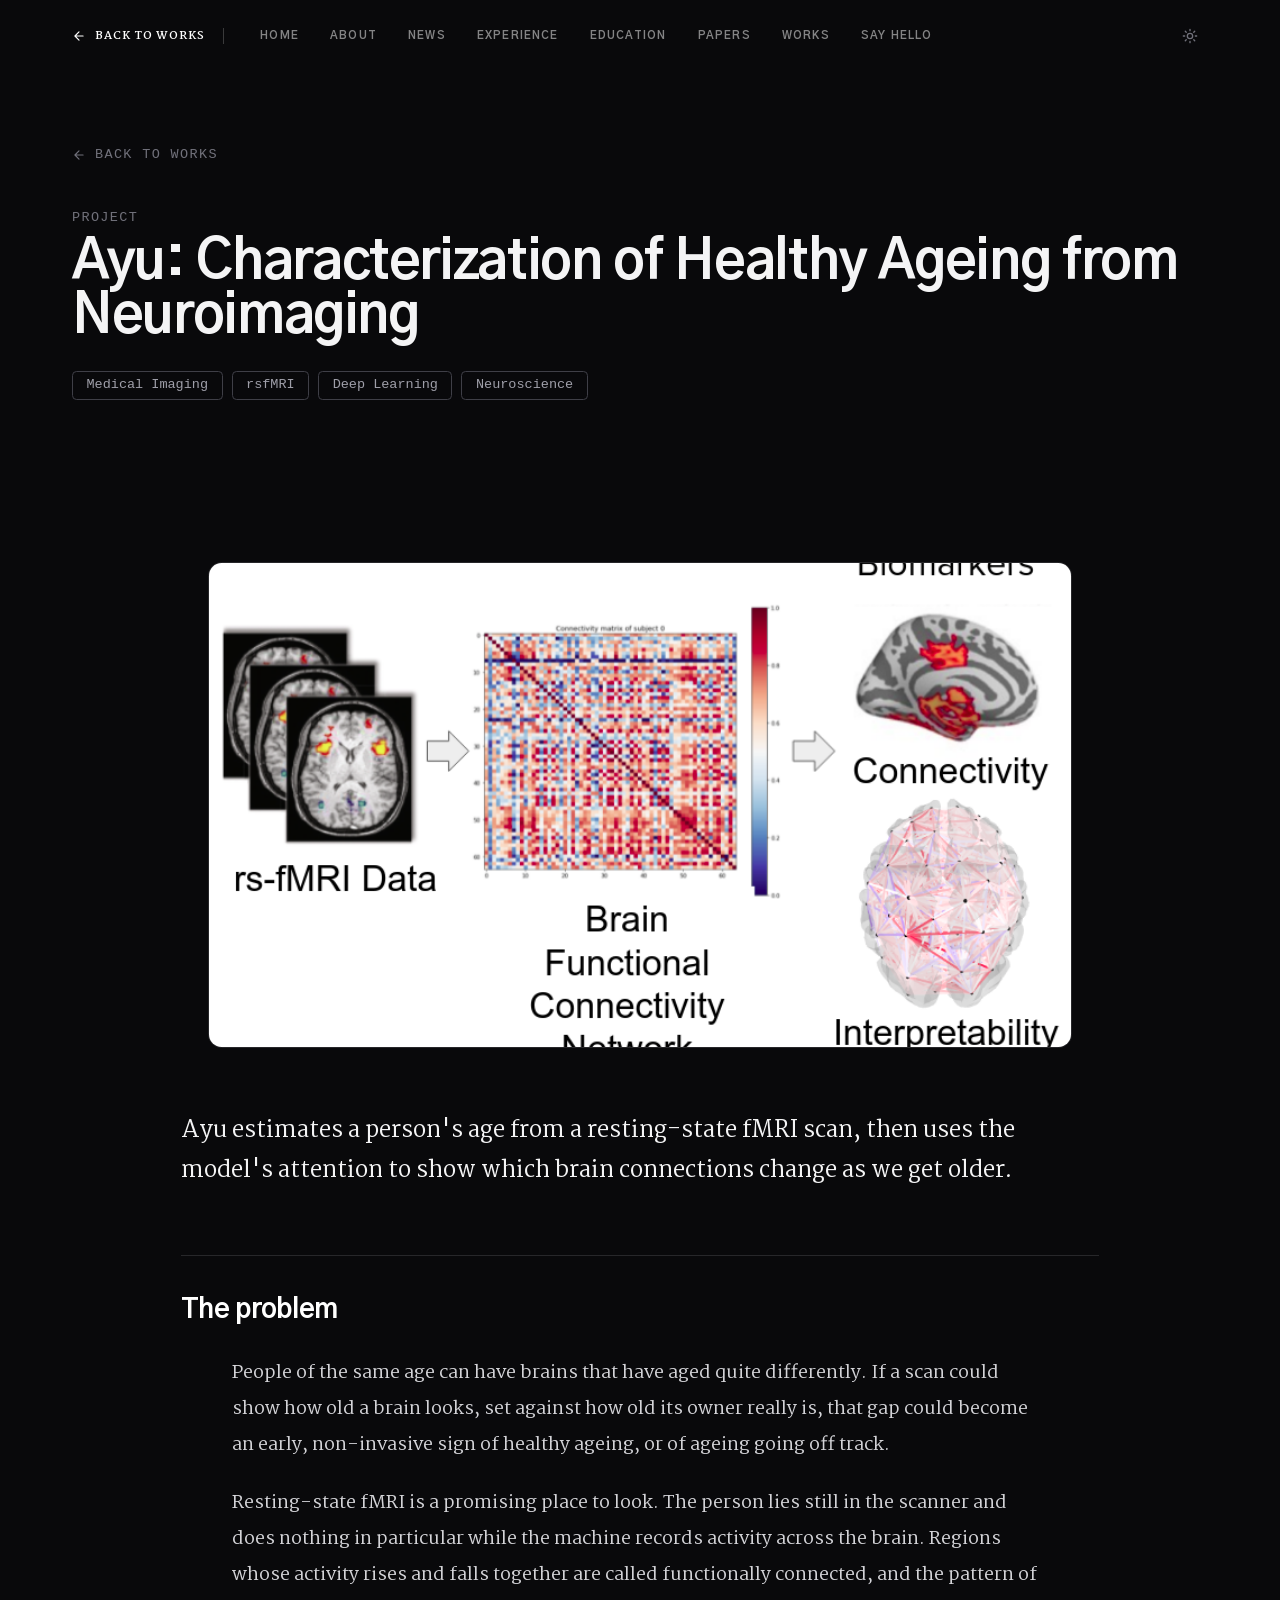
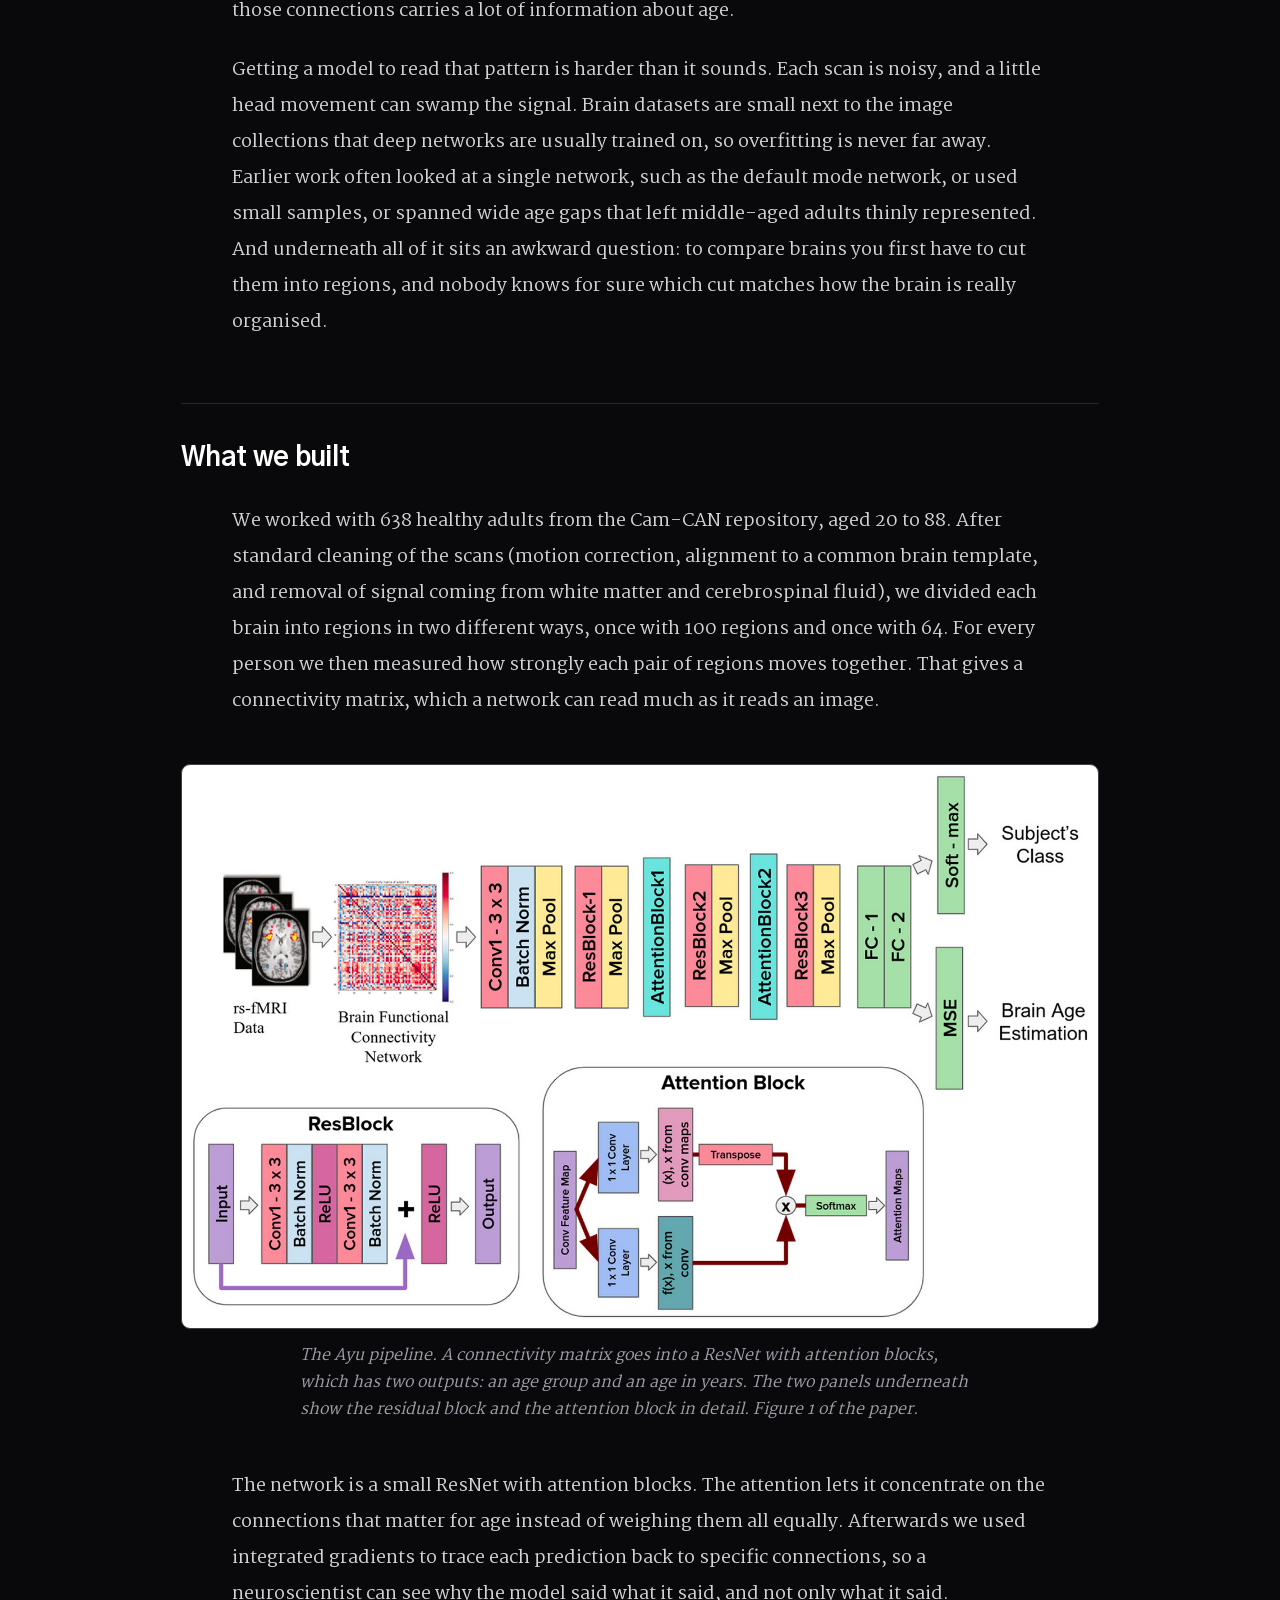
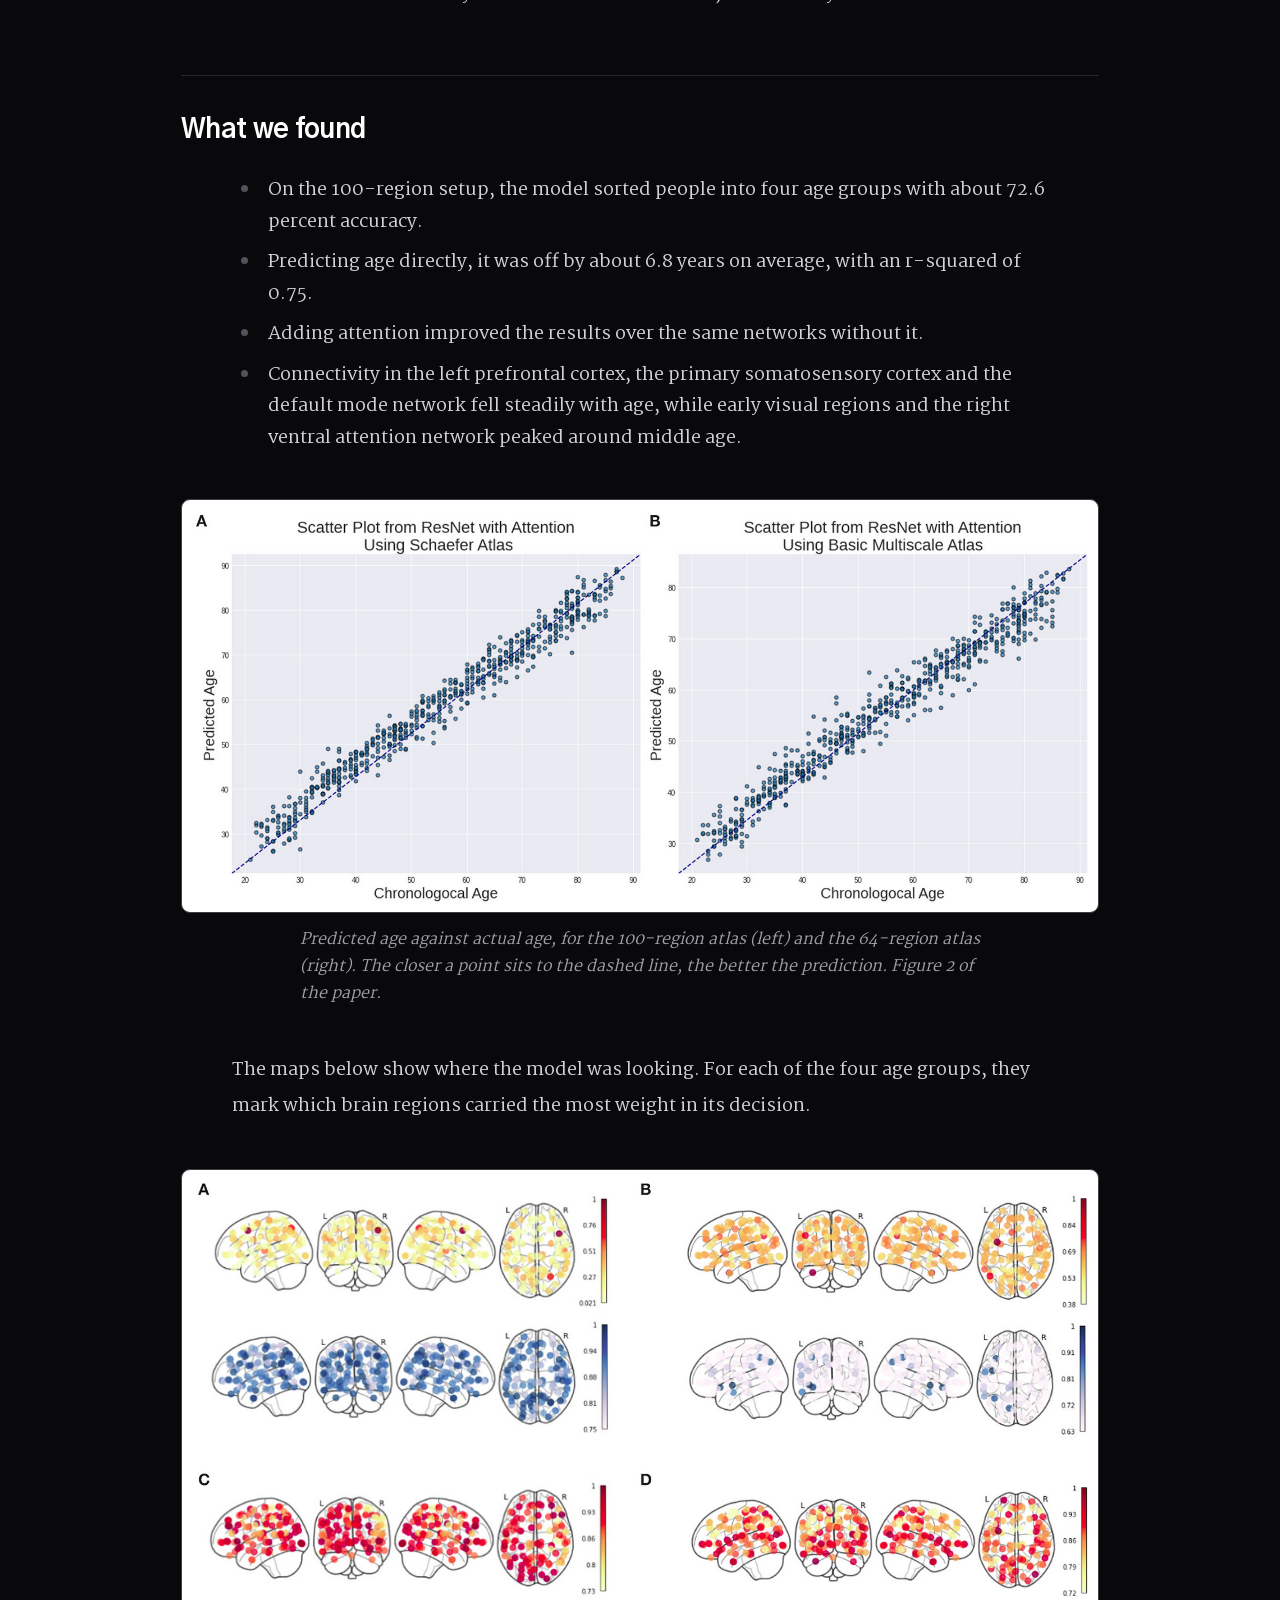
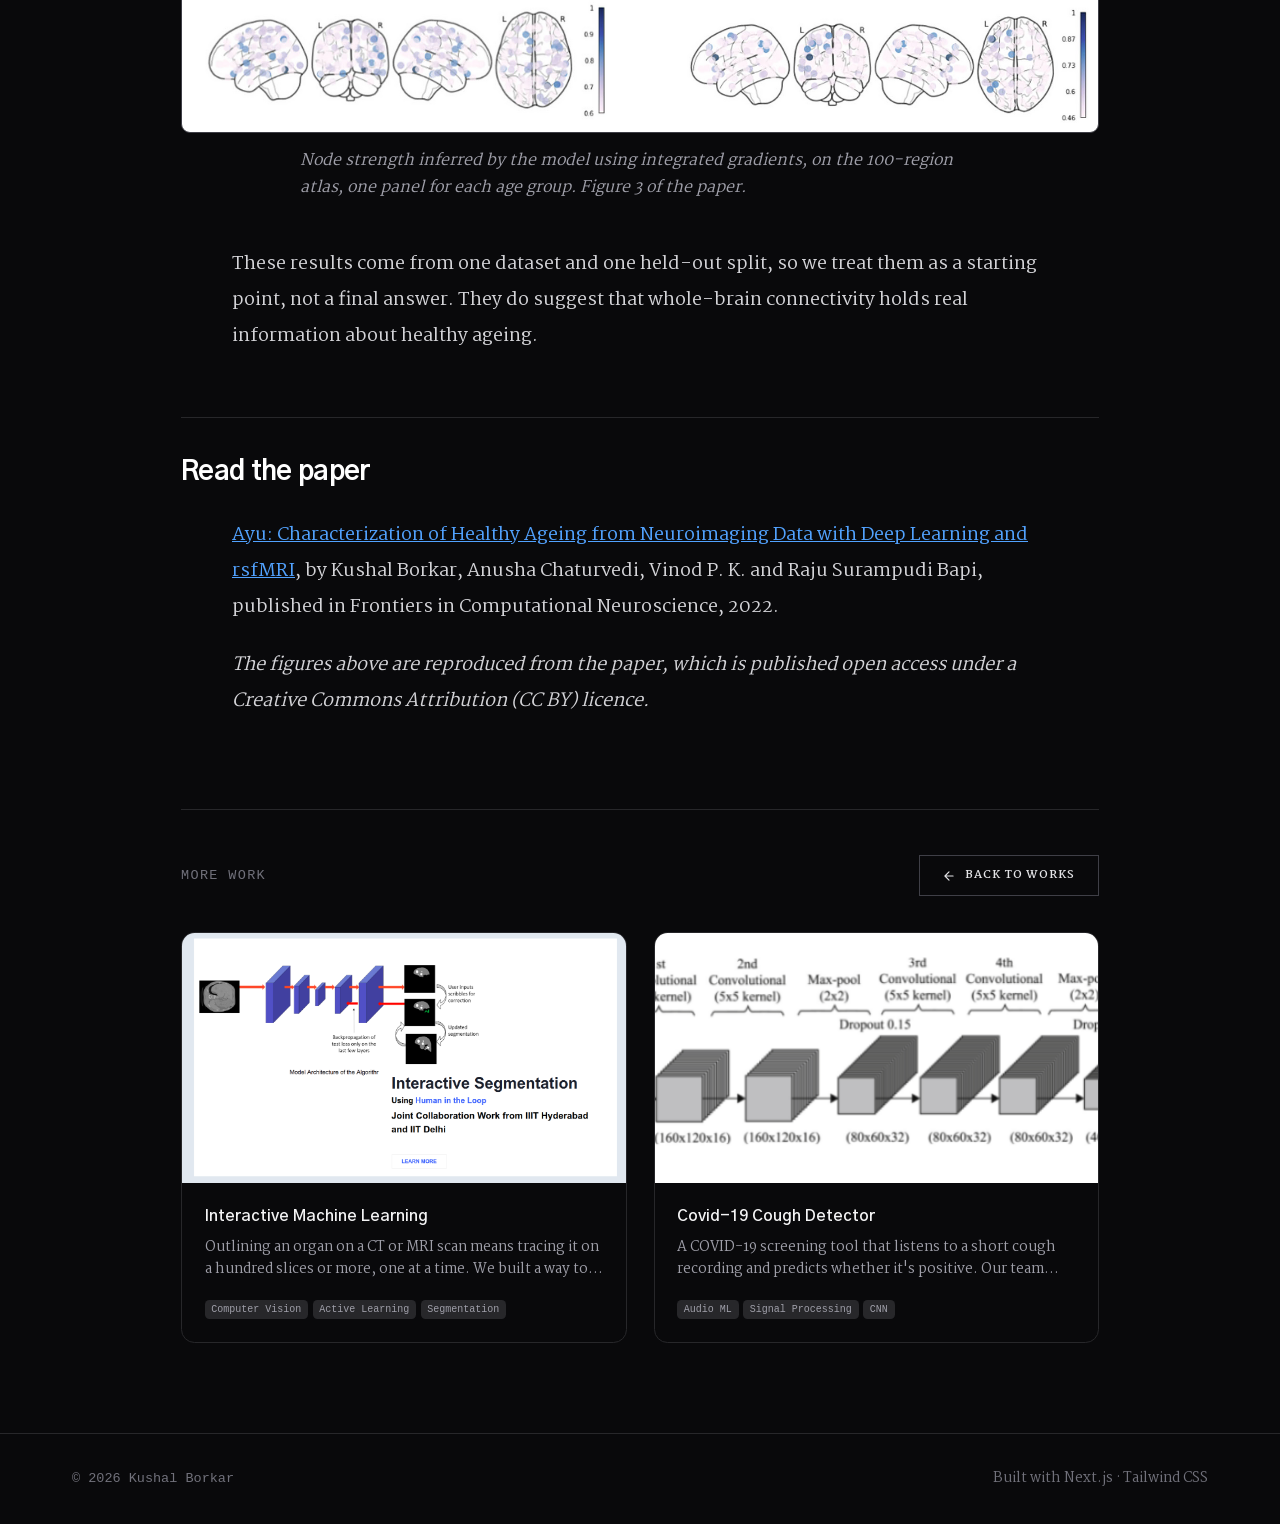
<file: projects/ayu-brain-age/index.html>
<!DOCTYPE html><html lang="en" data-scroll-behavior="smooth" class="o5gY5W_variable _2cJu6a_variable xyB6bG_variable NWWhjG_variable _767JYa_variable"><head><meta charSet="utf-8"/><meta name="viewport" content="width=device-width, initial-scale=1"/><link rel="preload" href="/_next/static/media/0164c08f5f6be23a-s.p.1ffan7vtfbcss.woff2" as="font" crossorigin="" type="font/woff2"/><link rel="preload" href="/_next/static/media/0256a4213a6898bf-s.p.035f856c_dv_m.woff2" as="font" crossorigin="" type="font/woff2"/><link rel="preload" href="/_next/static/media/02cff288975f1da3-s.p.1mu04k_pxtsy-.woff2" as="font" crossorigin="" type="font/woff2"/><link rel="preload" href="/_next/static/media/04c3ac8ae6e1b087-s.p.2q6vdk74r58e7.woff2" as="font" crossorigin="" type="font/woff2"/><link rel="preload" href="/_next/static/media/04f4c011dbaa0ba1-s.p.3gsd1977_0b4y.woff2" as="font" crossorigin="" type="font/woff2"/><link rel="preload" href="/_next/static/media/0507ffa3c08482bc-s.p.3pxpyf70g9ttu.woff2" as="font" crossorigin="" type="font/woff2"/><link rel="preload" href="/_next/static/media/0620860f8ce53587-s.p.1ltlcza9nhe05.woff2" as="font" crossorigin="" type="font/woff2"/><link rel="preload" href="/_next/static/media/065b0dc9facde461-s.p.1b4v-f4-6008d.woff2" as="font" crossorigin="" type="font/woff2"/><link rel="preload" href="/_next/static/media/08805d28ab941bec-s.p.42edt8w0qs4zb.woff2" as="font" crossorigin="" type="font/woff2"/><link rel="preload" href="/_next/static/media/08abb665d1410394-s.p.0q3lmoqhumx-_.woff2" as="font" crossorigin="" type="font/woff2"/><link rel="preload" href="/_next/static/media/08f2c000d1fc4a7d-s.p.2kac-s1v3nagr.woff2" as="font" crossorigin="" type="font/woff2"/><link rel="preload" href="/_next/static/media/0aa78eb45f86c4a8-s.p.379j2ojk5cygw.woff2" as="font" crossorigin="" type="font/woff2"/><link rel="preload" href="/_next/static/media/0ab9e61f9bd3bed3-s.p.22ca2c788_h0u.woff2" as="font" crossorigin="" type="font/woff2"/><link rel="preload" href="/_next/static/media/0b9ca14ee177052b-s.p.1cztbul8l_u3r.woff2" as="font" crossorigin="" type="font/woff2"/><link rel="preload" href="/_next/static/media/0bf3cb71732d5572-s.p.0auhc0qyu4r-7.woff2" as="font" crossorigin="" type="font/woff2"/><link rel="preload" href="/_next/static/media/0d56206ae9a18c72-s.p.1ozfd-uapzahy.woff2" as="font" crossorigin="" type="font/woff2"/><link rel="preload" href="/_next/static/media/0da4082525435d8b-s.p.2movzxzg-9i9b.woff2" as="font" crossorigin="" type="font/woff2"/><link rel="preload" href="/_next/static/media/0f3a6f3da520b6b1-s.p.41p4l-hu_3lsz.woff2" as="font" crossorigin="" type="font/woff2"/><link rel="preload" href="/_next/static/media/1051804fac50680b-s.p.2-6rhihb7m155.woff2" as="font" crossorigin="" type="font/woff2"/><link rel="preload" href="/_next/static/media/11b9716735bb5501-s.p.2o-55eettd72q.woff2" as="font" crossorigin="" type="font/woff2"/><link rel="preload" href="/_next/static/media/120a582ae86e195a-s.p.0m455oru9a3ya.woff2" as="font" crossorigin="" type="font/woff2"/><link rel="preload" href="/_next/static/media/12a20b8d34bb25f2-s.p.25rr7ujwp6bj5.woff2" as="font" crossorigin="" type="font/woff2"/><link rel="preload" href="/_next/static/media/1468195fa48977d6-s.p.2liyuhe-1tfrt.woff2" as="font" crossorigin="" type="font/woff2"/><link rel="preload" href="/_next/static/media/1494c04dcbae4c17-s.p.0gwzhhv72uwnv.woff2" as="font" crossorigin="" type="font/woff2"/><link rel="preload" href="/_next/static/media/14a7cd5b9aee9d6c-s.p.2_uh0g9qo39je.woff2" as="font" crossorigin="" type="font/woff2"/><link rel="preload" href="/_next/static/media/150e832e26162488-s.p.368xnxvg--e33.woff2" as="font" crossorigin="" type="font/woff2"/><link rel="preload" href="/_next/static/media/157bde8cc06d1baf-s.p.1qn0f5tkjwygd.woff2" as="font" crossorigin="" type="font/woff2"/><link rel="preload" href="/_next/static/media/160e5da04f9ced67-s.p.1q81zal3dtiue.woff2" as="font" crossorigin="" type="font/woff2"/><link rel="preload" href="/_next/static/media/164cc7a4dcf82501-s.p.2kt06i3ad-h0i.woff2" as="font" crossorigin="" type="font/woff2"/><link rel="preload" href="/_next/static/media/16a553a55f1a6fef-s.p.0awcxoitwbgkz.woff2" as="font" crossorigin="" type="font/woff2"/><link rel="preload" href="/_next/static/media/16e6d4321273f4c4-s.p.2fqm9lp1tq7yx.woff2" as="font" crossorigin="" type="font/woff2"/><link rel="preload" href="/_next/static/media/183b617aec7b7d6e-s.p.299101t1e9fu-.woff2" as="font" crossorigin="" type="font/woff2"/><link rel="preload" href="/_next/static/media/1875e26f25468ceb-s.p.2xnujqp7p7_1u.woff2" as="font" crossorigin="" type="font/woff2"/><link rel="preload" href="/_next/static/media/1958a6abc91dcd68-s.p.3845-4-dxtg04.woff2" as="font" crossorigin="" type="font/woff2"/><link rel="preload" href="/_next/static/media/1a852eaa7183b2ce-s.p.3dtu_t_73lrjq.woff2" as="font" crossorigin="" type="font/woff2"/><link rel="preload" href="/_next/static/media/1af08d40c1d742d8-s.p.1dgchn-h9nsq6.woff2" as="font" crossorigin="" type="font/woff2"/><link rel="preload" href="/_next/static/media/1b673539b1247acc-s.p.0mbmg0qhqlmw8.woff2" as="font" crossorigin="" type="font/woff2"/><link rel="preload" href="/_next/static/media/1b67836f53b1374e-s.p.167rq50u1wvh7.woff2" as="font" crossorigin="" type="font/woff2"/><link rel="preload" href="/_next/static/media/1bf6dc1f85719f43-s.p.0cdkqzwlq_9et.woff2" as="font" crossorigin="" type="font/woff2"/><link rel="preload" href="/_next/static/media/1cc0bbbdd992db55-s.p.3z2ge2lbd6axm.woff2" as="font" crossorigin="" type="font/woff2"/><link rel="preload" href="/_next/static/media/1d89d49d99be7dc5-s.p.23cz0ivqhvmf1.woff2" as="font" crossorigin="" type="font/woff2"/><link rel="preload" href="/_next/static/media/1e4db682c4a380a2-s.p.1u3khs7pp9o0s.woff2" as="font" crossorigin="" type="font/woff2"/><link rel="preload" href="/_next/static/media/1ed7755b8ef89ddf-s.p.3lrme2f1gt_l0.woff2" as="font" crossorigin="" type="font/woff2"/><link rel="preload" href="/_next/static/media/1f581e16d96321c5-s.p.44a-pdh5g11rn.woff2" as="font" crossorigin="" type="font/woff2"/><link rel="preload" href="/_next/static/media/2034308a0fb7cda1-s.p.13pze9dta47pa.woff2" as="font" crossorigin="" type="font/woff2"/><link rel="preload" href="/_next/static/media/2046e572654b2c3e-s.p.3an1qksjurv0d.woff2" as="font" crossorigin="" type="font/woff2"/><link rel="preload" href="/_next/static/media/2167f6b663a83b05-s.p.44q-1o9k5vvt6.woff2" as="font" crossorigin="" type="font/woff2"/><link rel="preload" href="/_next/static/media/2247071e563866ea-s.p.42e1stmu_tj8_.woff2" as="font" crossorigin="" type="font/woff2"/><link rel="preload" href="/_next/static/media/2250d7168aaf351c-s.p.0cmby--dq46g_.woff2" as="font" crossorigin="" type="font/woff2"/><link rel="preload" href="/_next/static/media/22f7801927fd4ff8-s.p.1hne-nfjfv3fu.woff2" as="font" crossorigin="" type="font/woff2"/><link rel="preload" href="/_next/static/media/237d6cac56e6c7cd-s.p.3zu6wlzxofr5l.woff2" as="font" crossorigin="" type="font/woff2"/><link rel="preload" href="/_next/static/media/238a012403ca03a0-s.p.1rbfv_w0eivtb.woff2" as="font" crossorigin="" type="font/woff2"/><link rel="preload" href="/_next/static/media/23e44a8b241ec52e-s.p.3lncyzlkz5a-a.woff2" as="font" crossorigin="" type="font/woff2"/><link rel="preload" href="/_next/static/media/24c9c654c261cc51-s.p.0vrlz83hnk9ar.woff2" as="font" crossorigin="" type="font/woff2"/><link rel="preload" href="/_next/static/media/25187b368478b4a4-s.p.3j58g6htu2lpv.woff2" as="font" crossorigin="" type="font/woff2"/><link rel="preload" href="/_next/static/media/255b196fa7426710-s.p.2tmty-383fqs8.woff2" as="font" crossorigin="" type="font/woff2"/><link rel="preload" href="/_next/static/media/25921c0751eb95ce-s.p.1ofxvl_xaso3p.woff2" as="font" crossorigin="" type="font/woff2"/><link rel="preload" href="/_next/static/media/2712d22bf36bcc0c-s.p.2vd1y0q8j4ogf.woff2" as="font" crossorigin="" type="font/woff2"/><link rel="preload" href="/_next/static/media/271381ccd73d267e-s.p.2sn1q4r654gls.woff2" as="font" crossorigin="" type="font/woff2"/><link rel="preload" href="/_next/static/media/27ed90c120b64406-s.p.040u3c84p6-m0.woff2" as="font" crossorigin="" type="font/woff2"/><link rel="preload" href="/_next/static/media/28bf27794ac4bff2-s.p.2hl20_82fukzl.woff2" as="font" crossorigin="" type="font/woff2"/><link rel="preload" href="/_next/static/media/294d678ec70f1d92-s.p.166x3qj6-t5hj.woff2" as="font" crossorigin="" type="font/woff2"/><link rel="preload" href="/_next/static/media/2b02551462e39cd8-s.p.01w75t0w-o-lg.woff2" as="font" crossorigin="" type="font/woff2"/><link rel="preload" href="/_next/static/media/2b81eeca71e9850c-s.p.3vm0tq4e-zz_5.woff2" as="font" crossorigin="" type="font/woff2"/><link rel="preload" href="/_next/static/media/2c5db532641ce8d5-s.p.2ihs5t9ybp5bl.woff2" as="font" crossorigin="" type="font/woff2"/><link rel="preload" href="/_next/static/media/2caae2590f6f7380-s.p.3iuiyid8nug4a.woff2" as="font" crossorigin="" type="font/woff2"/><link rel="preload" href="/_next/static/media/2cf45621b13a54ae-s.p.18yf31tsas2mv.woff2" as="font" crossorigin="" type="font/woff2"/><link rel="preload" href="/_next/static/media/2e8ff78ff2b18fe1-s.p.3s2t90j8y1pif.woff2" as="font" crossorigin="" type="font/woff2"/><link rel="preload" href="/_next/static/media/2fbbede13482e3c1-s.p.1od2orc7v8tge.woff2" as="font" crossorigin="" type="font/woff2"/><link rel="preload" href="/_next/static/media/2fc277bd34ab5ad8-s.p.0-2u4xw7q3l95.woff2" as="font" crossorigin="" type="font/woff2"/><link rel="preload" href="/_next/static/media/2fc42b6ec963293d-s.p.1-f6okoe15qwy.woff2" as="font" crossorigin="" type="font/woff2"/><link rel="preload" href="/_next/static/media/2fca631f4e872ad4-s.p.0l_qkzh8_j7kk.woff2" as="font" crossorigin="" type="font/woff2"/><link rel="preload" href="/_next/static/media/301c24fdd55edf3c-s.p.1bdi1_6_b-v4f.woff2" as="font" crossorigin="" type="font/woff2"/><link rel="preload" href="/_next/static/media/30946bea6fc8acf8-s.p.1-zm0a45q1-j6.woff2" as="font" crossorigin="" type="font/woff2"/><link rel="preload" href="/_next/static/media/309e04ed6d1cd80b-s.p.3cigzne38kmw9.woff2" as="font" crossorigin="" type="font/woff2"/><link rel="preload" href="/_next/static/media/325959bf75bb80e6-s.p.1hbm3sxnfn86y.woff2" as="font" crossorigin="" type="font/woff2"/><link rel="preload" href="/_next/static/media/328bdd12af02ea1f-s.p.1ldzu8zsaear6.woff2" as="font" crossorigin="" type="font/woff2"/><link rel="preload" href="/_next/static/media/32db778b60ed7d79-s.p.3yypl3fv4jix8.woff2" as="font" crossorigin="" type="font/woff2"/><link rel="preload" href="/_next/static/media/334720374a67ad66-s.p.299yda-9iasks.woff2" as="font" crossorigin="" type="font/woff2"/><link rel="preload" href="/_next/static/media/336a4eb8437d7549-s.p.0rjli5bg1kzsa.woff2" as="font" crossorigin="" type="font/woff2"/><link rel="preload" href="/_next/static/media/337cc0faf65d6480-s.p.1_521i9cd619p.woff2" as="font" crossorigin="" type="font/woff2"/><link rel="preload" href="/_next/static/media/355e85378c30e860-s.p.2mp93e2_y4ix7.woff2" as="font" crossorigin="" type="font/woff2"/><link rel="preload" href="/_next/static/media/35846c02e8fb065e-s.p.2bo3wjtzrmcgo.woff2" as="font" crossorigin="" type="font/woff2"/><link rel="preload" href="/_next/static/media/35af6bca696c3271-s.p.269dfgdiyucqp.woff2" as="font" crossorigin="" type="font/woff2"/><link rel="preload" href="/_next/static/media/3695f559d6cb9f26-s.p.0ze4nen3iyofm.woff2" as="font" crossorigin="" type="font/woff2"/><link rel="preload" href="/_next/static/media/36fa5ad54b399bf1-s.p.30rq7lhp2sbk1.woff2" as="font" crossorigin="" type="font/woff2"/><link rel="preload" href="/_next/static/media/37118adc619b7803-s.p.3kq6k02b2ysv1.woff2" as="font" crossorigin="" type="font/woff2"/><link rel="preload" href="/_next/static/media/37b053f26de2f760-s.p.3hpvy1tujcwur.woff2" as="font" crossorigin="" type="font/woff2"/><link rel="preload" href="/_next/static/media/389104fe4acee04e-s.p.0l292j_24-us-.woff2" as="font" crossorigin="" type="font/woff2"/><link rel="preload" href="/_next/static/media/393c63b5e6e49cff-s.p.1q-s11_h_yw5s.woff2" as="font" crossorigin="" type="font/woff2"/><link rel="preload" href="/_next/static/media/39918a5df23c3ed7-s.p.3l40cq1zkzrnx.woff2" as="font" crossorigin="" type="font/woff2"/><link rel="preload" href="/_next/static/media/39defd0bdb74c9ba-s.p.0pghzxiz86xvd.woff2" as="font" crossorigin="" type="font/woff2"/><link rel="preload" href="/_next/static/media/3ae214d971c27103-s.p.1a0j1knd71j27.woff2" as="font" crossorigin="" type="font/woff2"/><link rel="preload" href="/_next/static/media/3ae5ff5e83635950-s.p.3s8puncuiug-b.woff2" as="font" crossorigin="" type="font/woff2"/><link rel="preload" href="/_next/static/media/3badd9ea1ee4b554-s.p.2yvkaxhzcv882.woff2" as="font" crossorigin="" type="font/woff2"/><link rel="preload" href="/_next/static/media/3eb598bb24fc20cf-s.p.390qty30ivzdq.woff2" as="font" crossorigin="" type="font/woff2"/><link rel="preload" href="/_next/static/media/3fa6235fbeba2354-s.p.2iz0uyhevketi.woff2" as="font" crossorigin="" type="font/woff2"/><link rel="preload" href="/_next/static/media/40091ffd5518e6ce-s.p.0-w4zl7snnwtp.woff2" as="font" crossorigin="" type="font/woff2"/><link rel="preload" href="/_next/static/media/4259e56d25443f06-s.p.34rf4fmejt1a0.woff2" as="font" crossorigin="" type="font/woff2"/><link rel="preload" href="/_next/static/media/42f1454342972b85-s.p.2z8rml7o3pj03.woff2" as="font" crossorigin="" type="font/woff2"/><link rel="preload" href="/_next/static/media/42f4fdcd35537d88-s.p.3zv_ddeg_d-p2.woff2" as="font" crossorigin="" type="font/woff2"/><link rel="preload" href="/_next/static/media/449f265936fa4a23-s.p.3__3s97xpid82.woff2" as="font" crossorigin="" type="font/woff2"/><link rel="preload" href="/_next/static/media/44edf3c8c5eee846-s.p.3kc6yhj_fsp8f.woff2" as="font" crossorigin="" type="font/woff2"/><link rel="preload" href="/_next/static/media/473defc5891071c3-s.p.06a62p3dq7saq.woff2" as="font" crossorigin="" type="font/woff2"/><link rel="preload" href="/_next/static/media/47aad7543a9d73e3-s.p.2usfjw_8feb3l.woff2" as="font" crossorigin="" type="font/woff2"/><link rel="preload" href="/_next/static/media/47b8f67f615dd61b-s.p.3wglzs4at64v8.woff2" as="font" crossorigin="" type="font/woff2"/><link rel="preload" href="/_next/static/media/494a3b8968ea103e-s.p.15omxndhl5m-5.woff2" as="font" crossorigin="" type="font/woff2"/><link rel="preload" href="/_next/static/media/4b0f4797f0131a8a-s.p.454epn8z4uv5r.woff2" as="font" crossorigin="" type="font/woff2"/><link rel="preload" href="/_next/static/media/4c07021bf658ac99-s.p.2wrxve994xt3-.woff2" as="font" crossorigin="" type="font/woff2"/><link rel="preload" href="/_next/static/media/4c6b8f326d969f31-s.p.38vkdusmmpqvb.woff2" as="font" crossorigin="" type="font/woff2"/><link rel="preload" href="/_next/static/media/4cbdbabf8914bc9f-s.p.17vvrjdg3iz14.woff2" as="font" crossorigin="" type="font/woff2"/><link rel="preload" href="/_next/static/media/4e5ae09c23110bc7-s.p.43x029v0u8wh6.woff2" as="font" crossorigin="" type="font/woff2"/><link rel="preload" href="/_next/static/media/4e65170d9a4c229f-s.p.05s785jgl1ffv.woff2" as="font" crossorigin="" type="font/woff2"/><link rel="preload" href="/_next/static/media/4ee6b20c6e947d74-s.p.1wn4hcb626a7-.woff2" as="font" crossorigin="" type="font/woff2"/><link rel="preload" href="/_next/static/media/502377c6b8cfe151-s.p.1yshsun5tqqrg.woff2" as="font" crossorigin="" type="font/woff2"/><link rel="preload" href="/_next/static/media/518998bab59ab1fa-s.p.0nub2amtnr4-y.woff2" as="font" crossorigin="" type="font/woff2"/><link rel="preload" href="/_next/static/media/5246968a9f3689f5-s.p.3i6ygp42iu8yn.woff2" as="font" crossorigin="" type="font/woff2"/><link rel="preload" href="/_next/static/media/55fbf44e247ccb58-s.p.31lj1rjuxjeqv.woff2" as="font" crossorigin="" type="font/woff2"/><link rel="preload" href="/_next/static/media/59105676526bed18-s.p.0epgpneyethj9.woff2" as="font" crossorigin="" type="font/woff2"/><link rel="preload" href="/_next/static/media/591a8e16b0b08c84-s.p.0o3myd8-ap5jj.woff2" as="font" crossorigin="" type="font/woff2"/><link rel="preload" href="/_next/static/media/59fa77f45a261fba-s.p.179w9ha6ej2-e.woff2" as="font" crossorigin="" type="font/woff2"/><link rel="preload" href="/_next/static/media/5a11a0b81707e7a0-s.p.0j78ehr4dnw5p.woff2" as="font" crossorigin="" type="font/woff2"/><link rel="preload" href="/_next/static/media/5aca8f123b2a23fc-s.p.356jevg3ckuum.woff2" as="font" crossorigin="" type="font/woff2"/><link rel="preload" href="/_next/static/media/5ad38176e3bd0525-s.p.11hg707llgput.woff2" as="font" crossorigin="" type="font/woff2"/><link rel="preload" href="/_next/static/media/5e1c94ad3ca05a1b-s.p.196o-h3_ca1_x.woff2" as="font" crossorigin="" type="font/woff2"/><link rel="preload" href="/_next/static/media/5e95bc19a14742a1-s.p.32le8g9zyo51f.woff2" as="font" crossorigin="" type="font/woff2"/><link rel="preload" href="/_next/static/media/5f1a5d28b22638ff-s.p.11z6uwymileiv.woff2" as="font" crossorigin="" type="font/woff2"/><link rel="preload" href="/_next/static/media/5f3fa9f3c13b5516-s.p.3o6n-yoqv_tdg.woff2" as="font" crossorigin="" type="font/woff2"/><link rel="preload" href="/_next/static/media/60aa422acd986088-s.p.2n_jhx4dhs_70.woff2" as="font" crossorigin="" type="font/woff2"/><link rel="preload" href="/_next/static/media/60bc2cbfe0bd3ebf-s.p.18bh4r_x5klj-.woff2" as="font" crossorigin="" type="font/woff2"/><link rel="preload" href="/_next/static/media/60d17a429a7733e4-s.p.23q-udy0xkuo7.woff2" as="font" crossorigin="" type="font/woff2"/><link rel="preload" href="/_next/static/media/617adcd999acb3df-s.p.34agkbst6_qtl.woff2" as="font" crossorigin="" type="font/woff2"/><link rel="preload" href="/_next/static/media/61ce8b9618301ad9-s.p.2r8ejj65sx4cn.woff2" as="font" crossorigin="" type="font/woff2"/><link rel="preload" href="/_next/static/media/61e5594c57475b61-s.p.2p9x0prux2vws.woff2" as="font" crossorigin="" type="font/woff2"/><link rel="preload" href="/_next/static/media/6242c1ddc914ac88-s.p.065c-i_xfrxp_.woff2" as="font" crossorigin="" type="font/woff2"/><link rel="preload" href="/_next/static/media/62b4172c4fcb5510-s.p.038td6acmieny.woff2" as="font" crossorigin="" type="font/woff2"/><link rel="preload" href="/_next/static/media/63cbed774c0054b4-s.p.14rjw3u_i2t5f.woff2" as="font" crossorigin="" type="font/woff2"/><link rel="preload" href="/_next/static/media/648153aa438c50b4-s.p.0b6sd6y2sj5sb.woff2" as="font" crossorigin="" type="font/woff2"/><link rel="preload" href="/_next/static/media/65be57e370eb9b6a-s.p.3q0ea-42a_lxb.woff2" as="font" crossorigin="" type="font/woff2"/><link rel="preload" href="/_next/static/media/66077bf0061d1bd5-s.p.3ipp0fpgdyu_n.woff2" as="font" crossorigin="" type="font/woff2"/><link rel="preload" href="/_next/static/media/664c632b8d5ec25f-s.p.2bw06ewke5b03.woff2" as="font" crossorigin="" type="font/woff2"/><link rel="preload" href="/_next/static/media/666bcc374c03d84a-s.p.0ap9f70fx6w7p.woff2" as="font" crossorigin="" type="font/woff2"/><link rel="preload" href="/_next/static/media/6799322157f1eea6-s.p.3b8v5_xsx2jvc.woff2" as="font" crossorigin="" type="font/woff2"/><link rel="preload" href="/_next/static/media/67b04bfa7f77313b-s.p.250_e0rpz0u53.woff2" as="font" crossorigin="" type="font/woff2"/><link rel="preload" href="/_next/static/media/67fb3550b5cbade2-s.p.09vg4uqpraa-q.woff2" as="font" crossorigin="" type="font/woff2"/><link rel="preload" href="/_next/static/media/694760b2be1aff08-s.p.14jlzv90j2v3c.woff2" as="font" crossorigin="" type="font/woff2"/><link rel="preload" href="/_next/static/media/6a60e49cfe64b38e-s.p.2806ojm-_3hq-.woff2" as="font" crossorigin="" type="font/woff2"/><link rel="preload" href="/_next/static/media/6b2c91f49093f78e-s.p.31o1t1f3hgnk8.woff2" as="font" crossorigin="" type="font/woff2"/><link rel="preload" href="/_next/static/media/6c8e0a6306f183b4-s.p.42i50h1xao3r8.woff2" as="font" crossorigin="" type="font/woff2"/><link rel="preload" href="/_next/static/media/6e21b5d60bea8155-s.p.1egvk88i1e9nx.woff2" as="font" crossorigin="" type="font/woff2"/><link rel="preload" href="/_next/static/media/6eb6e899fa02cea5-s.p.3jvhju4xsqs2f.woff2" as="font" crossorigin="" type="font/woff2"/><link rel="preload" href="/_next/static/media/702106fa08cfb74e-s.p.1iap2soi8s-8q.woff2" as="font" crossorigin="" type="font/woff2"/><link rel="preload" href="/_next/static/media/70396af8a698ca99-s.p.00h7tufdeuo06.woff2" as="font" crossorigin="" type="font/woff2"/><link rel="preload" href="/_next/static/media/7040ee3b76728e03-s.p.3jqsu1oeb8npr.woff2" as="font" crossorigin="" type="font/woff2"/><link rel="preload" href="/_next/static/media/715cf18a48b08ef5-s.p.2t2uj0_e19xyh.woff2" as="font" crossorigin="" type="font/woff2"/><link rel="preload" href="/_next/static/media/725b58c90e4370e7-s.p.30d52ssrs7rp7.woff2" as="font" crossorigin="" type="font/woff2"/><link rel="preload" href="/_next/static/media/731adc3e038dffee-s.p.0hcnh_iqxxeao.woff2" as="font" crossorigin="" type="font/woff2"/><link rel="preload" href="/_next/static/media/739216e819d6f62a-s.p.3b9ye1wxpoymk.woff2" as="font" crossorigin="" type="font/woff2"/><link rel="preload" href="/_next/static/media/74a4bae5a3412d08-s.p.33f1atbjw0dc0.woff2" as="font" crossorigin="" type="font/woff2"/><link rel="preload" href="/_next/static/media/75aa29c44b5d7354-s.p.0tj04dcljmtje.woff2" as="font" crossorigin="" type="font/woff2"/><link rel="preload" href="/_next/static/media/763df0e116cd2414-s.p.3lqco8egyeq5t.woff2" as="font" crossorigin="" type="font/woff2"/><link rel="preload" href="/_next/static/media/76c91d654abd79b9-s.p.0u5gsk7z0nilv.woff2" as="font" crossorigin="" type="font/woff2"/><link rel="preload" href="/_next/static/media/76ce9bac5cb955a5-s.p.2tkor307idfof.woff2" as="font" crossorigin="" type="font/woff2"/><link rel="preload" href="/_next/static/media/772bb26889b5bd0d-s.p.2oqzge54uy-8y.woff2" as="font" crossorigin="" type="font/woff2"/><link rel="preload" href="/_next/static/media/796e099420c546ea-s.p.1yydx59n4_run.woff2" as="font" crossorigin="" type="font/woff2"/><link rel="preload" href="/_next/static/media/7a5a31f110afaf66-s.p.3qb4cnjf444kn.woff2" as="font" crossorigin="" type="font/woff2"/><link rel="preload" href="/_next/static/media/7a926440eb56de30-s.p.08o-0wup8oxob.woff2" as="font" crossorigin="" type="font/woff2"/><link rel="preload" href="/_next/static/media/7afd07dc53b39aa8-s.p.139mlgzy719ya.woff2" as="font" crossorigin="" type="font/woff2"/><link rel="preload" href="/_next/static/media/7b74a610fcae7f8c-s.p.2yawxdacr1-7m.woff2" as="font" crossorigin="" type="font/woff2"/><link rel="preload" href="/_next/static/media/7c06ea4248cbcec6-s.p.2dtwiff_o4tyo.woff2" as="font" crossorigin="" type="font/woff2"/><link rel="preload" href="/_next/static/media/7c3e36f6bf85f171-s.p.2dla-lw-o6lpd.woff2" as="font" crossorigin="" type="font/woff2"/><link rel="preload" href="/_next/static/media/7ca0929f30a12612-s.p.0i0_dcqxep_5m.woff2" as="font" crossorigin="" type="font/woff2"/><link rel="preload" href="/_next/static/media/7d5bf4f83957ffb0-s.p.1bph9079rs7b-.woff2" as="font" crossorigin="" type="font/woff2"/><link rel="preload" href="/_next/static/media/7d5e18e83c49b61e-s.p.0hj1owka83qdk.woff2" as="font" crossorigin="" type="font/woff2"/><link rel="preload" href="/_next/static/media/7db0fbd23447832b-s.p.1_paua2ycb1oa.woff2" as="font" crossorigin="" type="font/woff2"/><link rel="preload" href="/_next/static/media/7e7b3069149d41e2-s.p.2svgy5a01uzs0.woff2" as="font" crossorigin="" type="font/woff2"/><link rel="preload" href="/_next/static/media/7efb53386f0297b3-s.p.06k77_-12isrt.woff2" as="font" crossorigin="" type="font/woff2"/><link rel="preload" href="/_next/static/media/7f043a90e6e1dd0e-s.p.1a10lzubpqa3a.woff2" as="font" crossorigin="" type="font/woff2"/><link rel="preload" href="/_next/static/media/7ffcb31d7348126d-s.p.2j2ocroi3g7m2.woff2" as="font" crossorigin="" type="font/woff2"/><link rel="preload" href="/_next/static/media/815691578ab045b9-s.p.314r3lqma55gx.woff2" as="font" crossorigin="" type="font/woff2"/><link rel="preload" href="/_next/static/media/81d5a3e3566fc4a6-s.p.0s0vwlzgpwuwx.woff2" as="font" crossorigin="" type="font/woff2"/><link rel="preload" href="/_next/static/media/8205f624ae9faf09-s.p.22y0s4q8dqk46.woff2" as="font" crossorigin="" type="font/woff2"/><link rel="preload" href="/_next/static/media/820cb0ee34b0cebb-s.p.3fy5k2lgot3-n.woff2" as="font" crossorigin="" type="font/woff2"/><link rel="preload" href="/_next/static/media/829927b23fce211a-s.p.35unslk_jj9ik.woff2" as="font" crossorigin="" type="font/woff2"/><link rel="preload" href="/_next/static/media/8302b8175e7866b9-s.p.3tco5ca45e0fk.woff2" as="font" crossorigin="" type="font/woff2"/><link rel="preload" href="/_next/static/media/85ca56267d1f406c-s.p.1tppnbg326dhp.woff2" as="font" crossorigin="" type="font/woff2"/><link rel="preload" href="/_next/static/media/85ea62bf46b76756-s.p.377tw2up0fw03.woff2" as="font" crossorigin="" type="font/woff2"/><link rel="preload" href="/_next/static/media/86427974f9a6ef3c-s.p.0jwbpk57_fhve.woff2" as="font" crossorigin="" type="font/woff2"/><link rel="preload" href="/_next/static/media/86c6be1b2565d8e9-s.p.2bkcll0o9lua_.woff2" as="font" crossorigin="" type="font/woff2"/><link rel="preload" href="/_next/static/media/86c7591f3de71aea-s.p.1iiml32d_s521.woff2" as="font" crossorigin="" type="font/woff2"/><link rel="preload" href="/_next/static/media/8721560d5c35ca5c-s.p.0_rcwbxrks11b.woff2" as="font" crossorigin="" type="font/woff2"/><link rel="preload" href="/_next/static/media/87ccd2670595e7a8-s.p.3hhx89jw2ipkm.woff2" as="font" crossorigin="" type="font/woff2"/><link rel="preload" href="/_next/static/media/87dd327745a68921-s.p.3x1urme5bi48t.woff2" as="font" crossorigin="" type="font/woff2"/><link rel="preload" href="/_next/static/media/89748acc2c508e2d-s.p.00yiz4k5qco3n.woff2" as="font" crossorigin="" type="font/woff2"/><link rel="preload" href="/_next/static/media/897d6565f07ee38c-s.p.023d7ow_zpp2x.woff2" as="font" crossorigin="" type="font/woff2"/><link rel="preload" href="/_next/static/media/89d113502175b485-s.p.392v_yzjneljb.woff2" as="font" crossorigin="" type="font/woff2"/><link rel="preload" href="/_next/static/media/8b01681055ba2370-s.p.3s3bfatc-rph_.woff2" as="font" crossorigin="" type="font/woff2"/><link rel="preload" href="/_next/static/media/8cdeea0ec8cea100-s.p.2myjf1556qpv-.woff2" as="font" crossorigin="" type="font/woff2"/><link rel="preload" href="/_next/static/media/8d990858f23462c8-s.p.3nvzkhsyg2dj3.woff2" as="font" crossorigin="" type="font/woff2"/><link rel="preload" href="/_next/static/media/8d9fb23e5cfcdb24-s.p.2arznfwy-9nmo.woff2" as="font" crossorigin="" type="font/woff2"/><link rel="preload" href="/_next/static/media/8dbab76144be87fa-s.p.0mnat0yd3xril.woff2" as="font" crossorigin="" type="font/woff2"/><link rel="preload" href="/_next/static/media/8eceb98f6793f003-s.p.1a4qn0pjnya45.woff2" as="font" crossorigin="" type="font/woff2"/><link rel="preload" href="/_next/static/media/9037564b269981f1-s.p.3s1d3vm5iv8sk.woff2" as="font" crossorigin="" type="font/woff2"/><link rel="preload" href="/_next/static/media/90833c6c7fd9a2e7-s.p.052o-f4x7kqls.woff2" as="font" crossorigin="" type="font/woff2"/><link rel="preload" href="/_next/static/media/90a8061051154c68-s.p.2v-x7xioeam27.woff2" as="font" crossorigin="" type="font/woff2"/><link rel="preload" href="/_next/static/media/90b5d487675c2ff2-s.p.3o05qle_9q6iv.woff2" as="font" crossorigin="" type="font/woff2"/><link rel="preload" href="/_next/static/media/90c0f15debbd22b8-s.p.1oyw-pgbk4ltg.woff2" as="font" crossorigin="" type="font/woff2"/><link rel="preload" href="/_next/static/media/9138e9c2921c6638-s.p.2-6s5v_ko3xd7.woff2" as="font" crossorigin="" type="font/woff2"/><link rel="preload" href="/_next/static/media/9206de2f8146e693-s.p.17gzx3f9sr467.woff2" as="font" crossorigin="" type="font/woff2"/><link rel="preload" href="/_next/static/media/92a3f7f603301f94-s.p.1oqod0tn70_ux.woff2" as="font" crossorigin="" type="font/woff2"/><link rel="preload" href="/_next/static/media/944c4d977afe0e7c-s.p.00q5w7in3w4z8.woff2" as="font" crossorigin="" type="font/woff2"/><link rel="preload" href="/_next/static/media/94e4cbc5d4e4744e-s.p.3t66wgze60jmf.woff2" as="font" crossorigin="" type="font/woff2"/><link rel="preload" href="/_next/static/media/95138dbd6b0a196d-s.p.3z193h487-old.woff2" as="font" crossorigin="" type="font/woff2"/><link rel="preload" href="/_next/static/media/954939bc6d5ea379-s.p.0i9_72h49wv1m.woff2" as="font" crossorigin="" type="font/woff2"/><link rel="preload" href="/_next/static/media/958e6f05fa30400b-s.p.0hqz-tu93its3.woff2" as="font" crossorigin="" type="font/woff2"/><link rel="preload" href="/_next/static/media/970ce43eb4cd9b87-s.p.0wa_thshvdhy-.woff2" as="font" crossorigin="" type="font/woff2"/><link rel="preload" href="/_next/static/media/97a20dfc0dfe7e5f-s.p.36ah6zqdf257w.woff2" as="font" crossorigin="" type="font/woff2"/><link rel="preload" href="/_next/static/media/98b5017b7b9488f7-s.p.3-jx7y-vv6_xy.woff2" as="font" crossorigin="" type="font/woff2"/><link rel="preload" href="/_next/static/media/993ac266c97d8da9-s.p.0t4e_fnp2gca1.woff2" as="font" crossorigin="" type="font/woff2"/><link rel="preload" href="/_next/static/media/99f12d323a3f8839-s.p.0vrmj7yat49xm.woff2" as="font" crossorigin="" type="font/woff2"/><link rel="preload" href="/_next/static/media/9adb2d4e52cc21dd-s.p.1e8i3o7plzhjd.woff2" as="font" crossorigin="" type="font/woff2"/><link rel="preload" href="/_next/static/media/9b76050a975e2a3d-s.p.2alpz2gqynnr9.woff2" as="font" crossorigin="" type="font/woff2"/><link rel="preload" href="/_next/static/media/9cb8892c49763ed5-s.p.23utlufvxk682.woff2" as="font" crossorigin="" type="font/woff2"/><link rel="preload" href="/_next/static/media/9d4a00a207192401-s.p.1l5guzv3_6nys.woff2" as="font" crossorigin="" type="font/woff2"/><link rel="preload" href="/_next/static/media/9d637d5f5b63dd65-s.p.2vh3tdbap8pg8.woff2" as="font" crossorigin="" type="font/woff2"/><link rel="preload" href="/_next/static/media/9e2d3dea83719083-s.p.1dkzrc_k1e-7a.woff2" as="font" crossorigin="" type="font/woff2"/><link rel="preload" href="/_next/static/media/9f7b6ae93e7a5989-s.p.00gdqpbycotbr.woff2" as="font" crossorigin="" type="font/woff2"/><link rel="preload" href="/_next/static/media/a092eeff1e3929fd-s.p.33llfzkllil0a.woff2" as="font" crossorigin="" type="font/woff2"/><link rel="preload" href="/_next/static/media/a0b81ec1b0131c86-s.p.0owlg_4fv7-s0.woff2" as="font" crossorigin="" type="font/woff2"/><link rel="preload" href="/_next/static/media/a109c041fe41f25e-s.p.2dwgpe12pkuas.woff2" as="font" crossorigin="" type="font/woff2"/><link rel="preload" href="/_next/static/media/a12e0c38f1f70e0f-s.p.3jb1m8o_ungly.woff2" as="font" crossorigin="" type="font/woff2"/><link rel="preload" href="/_next/static/media/a14fc4403878c7aa-s.p.3c_tn80czu5iw.woff2" as="font" crossorigin="" type="font/woff2"/><link rel="preload" href="/_next/static/media/a1f44d83d13aa1c6-s.p.16g8a0oagp5cp.woff2" as="font" crossorigin="" type="font/woff2"/><link rel="preload" href="/_next/static/media/a37d914c5e85dd29-s.p.42q1o96ahzozw.woff2" as="font" crossorigin="" type="font/woff2"/><link rel="preload" href="/_next/static/media/a406c0d33d9c4391-s.p.0sf89t38ftvo1.woff2" as="font" crossorigin="" type="font/woff2"/><link rel="preload" href="/_next/static/media/a47682551889d3f4-s.p.3u8o3rma_s_z6.woff2" as="font" crossorigin="" type="font/woff2"/><link rel="preload" href="/_next/static/media/a588a43f63788d30-s.p.3mtprj_g_57mz.woff2" as="font" crossorigin="" type="font/woff2"/><link rel="preload" href="/_next/static/media/a5ccc01d9f0653ca-s.p.2rhxoe0pa66d9.woff2" as="font" crossorigin="" type="font/woff2"/><link rel="preload" href="/_next/static/media/a5e4d02c246ffefd-s.p.1wqwuvwxmbmcd.woff2" as="font" crossorigin="" type="font/woff2"/><link rel="preload" href="/_next/static/media/a63ca5d8f1cac050-s.p.0c0gzrrt9zb-n.woff2" as="font" crossorigin="" type="font/woff2"/><link rel="preload" href="/_next/static/media/a67413047a958e45-s.p.2yukutwwq2hgy.woff2" as="font" crossorigin="" type="font/woff2"/><link rel="preload" href="/_next/static/media/a681f95b7927b962-s.p.041hb7gmuzj9g.woff2" as="font" crossorigin="" type="font/woff2"/><link rel="preload" href="/_next/static/media/a7e61f53c6b3833f-s.p.1sbyr20_-twfa.woff2" as="font" crossorigin="" type="font/woff2"/><link rel="preload" href="/_next/static/media/aa174abd942ab65f-s.p.0tev10qqipfo_.woff2" as="font" crossorigin="" type="font/woff2"/><link rel="preload" href="/_next/static/media/aaeacbaf6e694831-s.p.3h012ck61rzvk.woff2" as="font" crossorigin="" type="font/woff2"/><link rel="preload" href="/_next/static/media/ab9e4a2fda35571a-s.p.0ev6id-dr70fj.woff2" as="font" crossorigin="" type="font/woff2"/><link rel="preload" href="/_next/static/media/ac5c33d46decb72a-s.p.2wotl_tdticis.woff2" as="font" crossorigin="" type="font/woff2"/><link rel="preload" href="/_next/static/media/ac7e77c65292ece4-s.p.1zq5f6pknxffe.woff2" as="font" crossorigin="" type="font/woff2"/><link rel="preload" href="/_next/static/media/ad31240a1e6b06a9-s.p.2cr4pt7xktcr_.woff2" as="font" crossorigin="" type="font/woff2"/><link rel="preload" href="/_next/static/media/ae5d4095847bbd09-s.p.3tmb9_aumocsb.woff2" as="font" crossorigin="" type="font/woff2"/><link rel="preload" href="/_next/static/media/aeff9571562b6768-s.p.2w4ue0n4meiwu.woff2" as="font" crossorigin="" type="font/woff2"/><link rel="preload" href="/_next/static/media/af1a705197893261-s.p.0yj3x3s-cbdya.woff2" as="font" crossorigin="" type="font/woff2"/><link rel="preload" href="/_next/static/media/afad019af03f2dc0-s.p.1jt29abm1gi2c.woff2" as="font" crossorigin="" type="font/woff2"/><link rel="preload" href="/_next/static/media/b001ab037ed31e77-s.p.2f6pl714wfwog.woff2" as="font" crossorigin="" type="font/woff2"/><link rel="preload" href="/_next/static/media/b0349a6860c246ae-s.p.32uev7px0ipfh.woff2" as="font" crossorigin="" type="font/woff2"/><link rel="preload" href="/_next/static/media/b0b391b95cc80785-s.p.1pcl0yuhxg8t_.woff2" as="font" crossorigin="" type="font/woff2"/><link rel="preload" href="/_next/static/media/b1c88be454867fbf-s.p.1pj1j79ri9615.woff2" as="font" crossorigin="" type="font/woff2"/><link rel="preload" href="/_next/static/media/b1cad551547bbd99-s.p.0tbsp2ap4n-s5.woff2" as="font" crossorigin="" type="font/woff2"/><link rel="preload" href="/_next/static/media/b2c86c8d94b45d13-s.p.2x84o_ktjwkak.woff2" as="font" crossorigin="" type="font/woff2"/><link rel="preload" href="/_next/static/media/b2dd25beaef7ee02-s.p.1j9szm9l36fd4.woff2" as="font" crossorigin="" type="font/woff2"/><link rel="preload" href="/_next/static/media/b42368da45449bb2-s.p.0oo2gji8-kw9x.woff2" as="font" crossorigin="" type="font/woff2"/><link rel="preload" href="/_next/static/media/b4f715d2349b807c-s.p.0xzw3d9138xsf.woff2" as="font" crossorigin="" type="font/woff2"/><link rel="preload" href="/_next/static/media/b5582b2d3916c570-s.p.1ozgka00xdimp.woff2" as="font" crossorigin="" type="font/woff2"/><link rel="preload" href="/_next/static/media/b62d6f283e1dc8c3-s.p.10ec19vksq97e.woff2" as="font" crossorigin="" type="font/woff2"/><link rel="preload" href="/_next/static/media/b8f77e4f52edea12-s.p.2itd3ebcz-yio.woff2" as="font" crossorigin="" type="font/woff2"/><link rel="preload" href="/_next/static/media/b99e2248ef982275-s.p.43di5e-6llifz.woff2" as="font" crossorigin="" type="font/woff2"/><link rel="preload" href="/_next/static/media/b9a73b6f214e8222-s.p.3tuxfy0vng-ye.woff2" as="font" crossorigin="" type="font/woff2"/><link rel="preload" href="/_next/static/media/ba67a856d0726653-s.p.30pohtc0u8ql6.woff2" as="font" crossorigin="" type="font/woff2"/><link rel="preload" href="/_next/static/media/bb461a3374dca5bc-s.p.2icwk3-vcw3i2.woff2" as="font" crossorigin="" type="font/woff2"/><link rel="preload" href="/_next/static/media/bb8a452a08f35cfb-s.p.03sp0aw0umd6n.woff2" as="font" crossorigin="" type="font/woff2"/><link rel="preload" href="/_next/static/media/bc0f77ffbf025924-s.p.1xpgei57aqxy3.woff2" as="font" crossorigin="" type="font/woff2"/><link rel="preload" href="/_next/static/media/bc379d6437b94f8c-s.p.0bbxukip9utmq.woff2" as="font" crossorigin="" type="font/woff2"/><link rel="preload" href="/_next/static/media/bdfdb414f5c2aba2-s.p.1g0b_it6y-oqr.woff2" as="font" crossorigin="" type="font/woff2"/><link rel="preload" href="/_next/static/media/be36a5ccbe193614-s.p.10fu50bl-t0oa.woff2" as="font" crossorigin="" type="font/woff2"/><link rel="preload" href="/_next/static/media/be6fde41ea7d7834-s.p.3vhsenulalv0h.woff2" as="font" crossorigin="" type="font/woff2"/><link rel="preload" href="/_next/static/media/bef8d59fde8bbee8-s.p.2xluct59ckam-.woff2" as="font" crossorigin="" type="font/woff2"/><link rel="preload" href="/_next/static/media/bf753ad9f427ba5d-s.p.0rld0oez2bzk9.woff2" as="font" crossorigin="" type="font/woff2"/><link rel="preload" href="/_next/static/media/c0317820f32ef56a-s.p.0q2doi64qh91p.woff2" as="font" crossorigin="" type="font/woff2"/><link rel="preload" href="/_next/static/media/c03f95a1435613f8-s.p.3wpmnzvsfhgp6.woff2" as="font" crossorigin="" type="font/woff2"/><link rel="preload" href="/_next/static/media/c04d96be1e9ae983-s.p.13llevfx4zkim.woff2" as="font" crossorigin="" type="font/woff2"/><link rel="preload" href="/_next/static/media/c0bc01a99c470252-s.p.1fd-k64bvb0jy.woff2" as="font" crossorigin="" type="font/woff2"/><link rel="preload" href="/_next/static/media/c1baf00bfe1c37b0-s.p.168evvs30v8a9.woff2" as="font" crossorigin="" type="font/woff2"/><link rel="preload" href="/_next/static/media/c1c007b047d33f2d-s.p.0231tktkih414.woff2" as="font" crossorigin="" type="font/woff2"/><link rel="preload" href="/_next/static/media/c1f871487686c28f-s.p.01p4k23metzhx.woff2" as="font" crossorigin="" type="font/woff2"/><link rel="preload" href="/_next/static/media/c22154b296744e06-s.p.1nfxjirgdjuc7.woff2" as="font" crossorigin="" type="font/woff2"/><link rel="preload" href="/_next/static/media/c2a0f985ddf7d2b2-s.p.1lpby4walthf8.woff2" as="font" crossorigin="" type="font/woff2"/><link rel="preload" href="/_next/static/media/c2f528bc1c8229b2-s.p.0nvp3blkng15m.woff2" as="font" crossorigin="" type="font/woff2"/><link rel="preload" href="/_next/static/media/c466292e7b9542a6-s.p.2-qge5_tqpuo6.woff2" as="font" crossorigin="" type="font/woff2"/><link rel="preload" href="/_next/static/media/c539cddd3809b6f2-s.p.3u606ts9ezeej.woff2" as="font" crossorigin="" type="font/woff2"/><link rel="preload" href="/_next/static/media/c546c2cde1323855-s.p.3r1i6le74yb-n.woff2" as="font" crossorigin="" type="font/woff2"/><link rel="preload" href="/_next/static/media/c5e7773330a39082-s.p.30b-72yygo98u.woff2" as="font" crossorigin="" type="font/woff2"/><link rel="preload" href="/_next/static/media/c66f93c5c7c66c25-s.p.3q9z_zvnbygo1.woff2" as="font" crossorigin="" type="font/woff2"/><link rel="preload" href="/_next/static/media/c71dd49ce4e0e6c6-s.p.109qj7ttcychi.woff2" as="font" crossorigin="" type="font/woff2"/><link rel="preload" href="/_next/static/media/c875a643a923d479-s.p.0s4xqi7xsn044.woff2" as="font" crossorigin="" type="font/woff2"/><link rel="preload" href="/_next/static/media/cc75ba90f8008b48-s.p.3m-zlkk9bxpuh.woff2" as="font" crossorigin="" type="font/woff2"/><link rel="preload" href="/_next/static/media/cc90ca51e3602020-s.p.2cpujctycv1xu.woff2" as="font" crossorigin="" type="font/woff2"/><link rel="preload" href="/_next/static/media/ccb3d497503a6013-s.p.04mplv8x4_eqg.woff2" as="font" crossorigin="" type="font/woff2"/><link rel="preload" href="/_next/static/media/ccfc9dc772f52a91-s.p.23k5_5rh7es3i.woff2" as="font" crossorigin="" type="font/woff2"/><link rel="preload" href="/_next/static/media/ce1ba725774cd141-s.p.1im9uklaqosr0.woff2" as="font" crossorigin="" type="font/woff2"/><link rel="preload" href="/_next/static/media/ce441d4eb26a61b6-s.p.3yqb6_y733fl5.woff2" as="font" crossorigin="" type="font/woff2"/><link rel="preload" href="/_next/static/media/d02079699cf130f7-s.p.25wf8lpqvgtzf.woff2" as="font" crossorigin="" type="font/woff2"/><link rel="preload" href="/_next/static/media/d103b5218dacb4f2-s.p.2occ4rts5_p7v.woff2" as="font" crossorigin="" type="font/woff2"/><link rel="preload" href="/_next/static/media/d12d1c9b4666588a-s.p.450yzwklk3hvv.woff2" as="font" crossorigin="" type="font/woff2"/><link rel="preload" href="/_next/static/media/d137775734f5ebf5-s.p.3bevkbx1isguu.woff2" as="font" crossorigin="" type="font/woff2"/><link rel="preload" href="/_next/static/media/d1dc0eb73cf453f2-s.p.3hmfbbi1uom4x.woff2" as="font" crossorigin="" type="font/woff2"/><link rel="preload" href="/_next/static/media/d20accb5a09a4612-s.p.1g_k224d85kk7.woff2" as="font" crossorigin="" type="font/woff2"/><link rel="preload" href="/_next/static/media/d25b7e1ea360a26b-s.p.2g_zhncdd_n9i.woff2" as="font" crossorigin="" type="font/woff2"/><link rel="preload" href="/_next/static/media/d26452104f87365b-s.p.0ftxtna0qbq8a.woff2" as="font" crossorigin="" type="font/woff2"/><link rel="preload" href="/_next/static/media/d2dcfc0c66faf142-s.p.3gj-9c0uvsnff.woff2" as="font" crossorigin="" type="font/woff2"/><link rel="preload" href="/_next/static/media/d55c32068da25372-s.p.4292tzr_4xilu.woff2" as="font" crossorigin="" type="font/woff2"/><link rel="preload" href="/_next/static/media/d585731b0227942c-s.p.0yz2zno-o0q-8.woff2" as="font" crossorigin="" type="font/woff2"/><link rel="preload" href="/_next/static/media/d6a8a41036c53c77-s.p.155vjqsgvjl0n.woff2" as="font" crossorigin="" type="font/woff2"/><link rel="preload" href="/_next/static/media/d72ec8c5a3a89e0b-s.p.0ydbyid6ppj0o.woff2" as="font" crossorigin="" type="font/woff2"/><link rel="preload" href="/_next/static/media/d8ab8dbe58e6a13d-s.p.1ag55s_epdnhj.woff2" as="font" crossorigin="" type="font/woff2"/><link rel="preload" href="/_next/static/media/d8c140fdfab19258-s.p.058jt-9cb-6i8.woff2" as="font" crossorigin="" type="font/woff2"/><link rel="preload" href="/_next/static/media/d90f75a9df41dcd5-s.p.21v0zdh_njwo3.woff2" as="font" crossorigin="" type="font/woff2"/><link rel="preload" href="/_next/static/media/d9e44bdcf35d32da-s.p.234seddut0zn7.woff2" as="font" crossorigin="" type="font/woff2"/><link rel="preload" href="/_next/static/media/db692d2690252dda-s.p.1y-aw5w8c0_vs.woff2" as="font" crossorigin="" type="font/woff2"/><link rel="preload" href="/_next/static/media/dc13879a8543f227-s.p.2m1cffnzyup8l.woff2" as="font" crossorigin="" type="font/woff2"/><link rel="preload" href="/_next/static/media/dd8fadcbdeaa5fc2-s.p.3fuo7qrh7bn5v.woff2" as="font" crossorigin="" type="font/woff2"/><link rel="preload" href="/_next/static/media/dda588260971d169-s.p.0kezf9d626ss4.woff2" as="font" crossorigin="" type="font/woff2"/><link rel="preload" href="/_next/static/media/de4e4beee6b598e7-s.p.0l6-cgr4iiw2z.woff2" as="font" crossorigin="" type="font/woff2"/><link rel="preload" href="/_next/static/media/dfed012e3bef0590-s.p.0rau9oo4v-f62.woff2" as="font" crossorigin="" type="font/woff2"/><link rel="preload" href="/_next/static/media/dffeba4ada86f50a-s.p.2cs360_35fmic.woff2" as="font" crossorigin="" type="font/woff2"/><link rel="preload" href="/_next/static/media/e00907e788f16801-s.p.3628mzulhu61e.woff2" as="font" crossorigin="" type="font/woff2"/><link rel="preload" href="/_next/static/media/e07a0876b15961e9-s.p.0b5p1dnrluzka.woff2" as="font" crossorigin="" type="font/woff2"/><link rel="preload" href="/_next/static/media/e16648b3de6e52a2-s.p.1mekqdbkeh05i.woff2" as="font" crossorigin="" type="font/woff2"/><link rel="preload" href="/_next/static/media/e21e89a841fb3472-s.p.0hye5k0lx_w43.woff2" as="font" crossorigin="" type="font/woff2"/><link rel="preload" href="/_next/static/media/e2245b6238b31b36-s.p.1ft_dabrcf54q.woff2" as="font" crossorigin="" type="font/woff2"/><link rel="preload" href="/_next/static/media/e2e6024ce24d06ce-s.p.2ab56nckqy0dm.woff2" as="font" crossorigin="" type="font/woff2"/><link rel="preload" href="/_next/static/media/e3567066eb029367-s.p.2te62st28723m.woff2" as="font" crossorigin="" type="font/woff2"/><link rel="preload" href="/_next/static/media/e3842b2f45303081-s.p.05u6hw9dmc8lv.woff2" as="font" crossorigin="" type="font/woff2"/><link rel="preload" href="/_next/static/media/e3ce30315dd21183-s.p.18ehssw_y5j7i.woff2" as="font" crossorigin="" type="font/woff2"/><link rel="preload" href="/_next/static/media/e4f02f09ea276340-s.p.1810vrjo0vsec.woff2" as="font" crossorigin="" type="font/woff2"/><link rel="preload" href="/_next/static/media/e5a0a511e1e34e0f-s.p.2bchq6fdp4e6w.woff2" as="font" crossorigin="" type="font/woff2"/><link rel="preload" href="/_next/static/media/e616e81eae7bd37c-s.p.37_v9vy-4x-nk.woff2" as="font" crossorigin="" type="font/woff2"/><link rel="preload" href="/_next/static/media/e6976426f587153f-s.p.1e6tzj5vi7y3m.woff2" as="font" crossorigin="" type="font/woff2"/><link rel="preload" href="/_next/static/media/e6a5aae15c5a8cb0-s.p.03-9wcg-78rv8.woff2" as="font" crossorigin="" type="font/woff2"/><link rel="preload" href="/_next/static/media/e7e90e89aff65b9e-s.p.0coes16w3vzc1.woff2" as="font" crossorigin="" type="font/woff2"/><link rel="preload" href="/_next/static/media/e8de0793a5a71e85-s.p.04xk8i_5hx_iu.woff2" as="font" crossorigin="" type="font/woff2"/><link rel="preload" href="/_next/static/media/e95ba2b506750615-s.p.22he4g-9gy3w4.woff2" as="font" crossorigin="" type="font/woff2"/><link rel="preload" href="/_next/static/media/ea7a78c970d4313e-s.p.1gjakls8gl8w7.woff2" as="font" crossorigin="" type="font/woff2"/><link rel="preload" href="/_next/static/media/ea8318630f726e9c-s.p.1sq2bwaj827-a.woff2" as="font" crossorigin="" type="font/woff2"/><link rel="preload" href="/_next/static/media/ead2bb18dc9ac1f1-s.p.3rwlvjn1yzalx.woff2" as="font" crossorigin="" type="font/woff2"/><link rel="preload" href="/_next/static/media/eae23a0a874d1c96-s.p.1zxzqxa74076m.woff2" as="font" crossorigin="" type="font/woff2"/><link rel="preload" href="/_next/static/media/eb9cec0e3ceacf54-s.p.0nz82m7jq_ubp.woff2" as="font" crossorigin="" type="font/woff2"/><link rel="preload" href="/_next/static/media/ebc1f0f828a409e2-s.p.3pael1mjabu50.woff2" as="font" crossorigin="" type="font/woff2"/><link rel="preload" href="/_next/static/media/ec3a392cb92fe5b0-s.p.12y27hsvctg6n.woff2" as="font" crossorigin="" type="font/woff2"/><link rel="preload" href="/_next/static/media/ec9582b482bfb869-s.p.1w-arn0dv7osh.woff2" as="font" crossorigin="" type="font/woff2"/><link rel="preload" href="/_next/static/media/edad340cb16bce84-s.p.091o076oqc4ux.woff2" as="font" crossorigin="" type="font/woff2"/><link rel="preload" href="/_next/static/media/ee344abca5cfa7c0-s.p.3n0hhejfd4md5.woff2" as="font" crossorigin="" type="font/woff2"/><link rel="preload" href="/_next/static/media/ee4b32102c34f34b-s.p.04giqdxz9xyui.woff2" as="font" crossorigin="" type="font/woff2"/><link rel="preload" href="/_next/static/media/ee957b42e145bd46-s.p.0ra8huea882xr.woff2" as="font" crossorigin="" type="font/woff2"/><link rel="preload" href="/_next/static/media/eee03deab676df23-s.p.0wowzxlluewu0.woff2" as="font" crossorigin="" type="font/woff2"/><link rel="preload" href="/_next/static/media/eeeb3ae6bd703616-s.p.0sl94eacwma24.woff2" as="font" crossorigin="" type="font/woff2"/><link rel="preload" href="/_next/static/media/efd0ac6923c39d6d-s.p.3owva_zhf1juj.woff2" as="font" crossorigin="" type="font/woff2"/><link rel="preload" href="/_next/static/media/efe5fe1fe766b8a7-s.p.034nv03k3wj_5.woff2" as="font" crossorigin="" type="font/woff2"/><link rel="preload" href="/_next/static/media/f0243f5ed942b4fc-s.p.1z01iiw97h1xe.woff2" as="font" crossorigin="" type="font/woff2"/><link rel="preload" href="/_next/static/media/f0e5ecc766b2fae6-s.p.3l0weyu6f5drx.woff2" as="font" crossorigin="" type="font/woff2"/><link rel="preload" href="/_next/static/media/f0ed43250be7681d-s.p.336ai2lem0s-j.woff2" as="font" crossorigin="" type="font/woff2"/><link rel="preload" href="/_next/static/media/f1f2857f00684884-s.p.0-ooxec9q6eta.woff2" as="font" crossorigin="" type="font/woff2"/><link rel="preload" href="/_next/static/media/f2ccd387d4882e5b-s.p.31q6j1az_srii.woff2" as="font" crossorigin="" type="font/woff2"/><link rel="preload" href="/_next/static/media/f365f701d7655fe5-s.p.2vp7ps5z9fdku.woff2" as="font" crossorigin="" type="font/woff2"/><link rel="preload" href="/_next/static/media/f42d88901bfbd5ae-s.p.3ij_vou39bkp8.woff2" as="font" crossorigin="" type="font/woff2"/><link rel="preload" href="/_next/static/media/f59d1a9d3cf3485b-s.p.0_rt117ljkq2j.woff2" as="font" crossorigin="" type="font/woff2"/><link rel="preload" href="/_next/static/media/f7735c5e8a4f53b5-s.p.2l949i0g5iyv2.woff2" as="font" crossorigin="" type="font/woff2"/><link rel="preload" href="/_next/static/media/f853a8390cd789b3-s.p.0xvrg1v39hqn3.woff2" as="font" crossorigin="" type="font/woff2"/><link rel="preload" href="/_next/static/media/f881fe6c2dcbf760-s.p.456gd0k6kvet4.woff2" as="font" crossorigin="" type="font/woff2"/><link rel="preload" href="/_next/static/media/fa037d673dc238db-s.p.45cekoq3tkq_b.woff2" as="font" crossorigin="" type="font/woff2"/><link rel="preload" href="/_next/static/media/fa80b48313ad4081-s.p.3salqatjz0hay.woff2" as="font" crossorigin="" type="font/woff2"/><link rel="preload" href="/_next/static/media/faf6ffcaaf73c61c-s.p.0-_tyx1ztyzvh.woff2" as="font" crossorigin="" type="font/woff2"/><link rel="preload" href="/_next/static/media/fb38369b3e8c8efe-s.p.21u4mjq4z455b.woff2" as="font" crossorigin="" type="font/woff2"/><link rel="preload" href="/_next/static/media/fc11a87cfb9fca42-s.p.2esjv9u6-s71j.woff2" as="font" crossorigin="" type="font/woff2"/><link rel="preload" href="/_next/static/media/fc7cf610e4037926-s.p.1swl0lcy77_ob.woff2" as="font" crossorigin="" type="font/woff2"/><link rel="preload" href="/_next/static/media/fcb346dafef47ace-s.p.195ylri_68xr1.woff2" as="font" crossorigin="" type="font/woff2"/><link rel="preload" href="/_next/static/media/fe277f0fd7eeff5f-s.p.0zkj-qg8hhug1.woff2" as="font" crossorigin="" type="font/woff2"/><link rel="preload" href="/_next/static/media/fee02d53d6b4639e-s.p.1bkai-n7957oc.woff2" as="font" crossorigin="" type="font/woff2"/><link rel="preload" href="/_next/static/media/ff04bd4f4ee84c06-s.p.1lwo46yc4mzue.woff2" as="font" crossorigin="" type="font/woff2"/><link rel="preload" href="/_next/static/media/ff16b944704f466b-s.p.3kuycqohcyrhd.woff2" as="font" crossorigin="" type="font/woff2"/><link rel="preload" href="/_next/static/media/ffb21074dd0bce57-s.p.1gdzkv0ul1reo.woff2" as="font" crossorigin="" type="font/woff2"/><link rel="preload" as="image" href="/images/brainFC.png"/><link rel="preload" href="/images/ayu-pipeline.png" as="image"/><link rel="preload" href="/images/ayu-age-prediction.png" as="image"/><link rel="preload" href="/images/ayu-connections.png" as="image"/><link rel="stylesheet" href="/_next/static/chunks/01kmnousul1x1.css" data-precedence="next"/><link rel="stylesheet" href="/_next/static/chunks/3wr4wz2k7__ij.css" data-precedence="next"/><link rel="preload" as="script" fetchPriority="low" href="/_next/static/chunks/1pcw6gskne7pf.js"/><script src="/_next/static/chunks/1wnov70f88xjy.js" async=""></script><script src="/_next/static/chunks/3jn_x8ihwq16e.js" async=""></script><script src="/_next/static/chunks/35-w4dtfi-_6k.js" async=""></script><script src="/_next/static/chunks/turbopack-077hmtqrhcoji.js" async=""></script><script src="/_next/static/chunks/2-2spkty6ejyj.js" async=""></script><script src="/_next/static/chunks/366dp3myfdiil.js" async=""></script><title>Kushal Borkar — ML Research Engineer</title><meta name="description" content="Research-focused ML Engineer and Hybrid AI Systems Builder. Computer Vision, Medical Imaging, Applied Deep Learning."/><meta property="og:title" content="Kushal Borkar"/><meta property="og:description" content="Research-focused ML Engineer · Hybrid AI Systems Builder"/><meta property="og:type" content="website"/><meta name="twitter:card" content="summary"/><meta name="twitter:title" content="Kushal Borkar"/><meta name="twitter:description" content="Research-focused ML Engineer · Hybrid AI Systems Builder"/><link rel="icon" href="/favicon.ico?favicon.23ak2jt6n9z6k.ico" sizes="48x48" type="image/x-icon"/><meta name="next-size-adjust" content=""/><script src="/_next/static/chunks/0cz1d0mv5g_q7.js" noModule=""></script></head><body class="font-sans bg-stone-200 text-zinc-900 dark:bg-zinc-950 dark:text-zinc-100 antialiased"><div hidden=""><!--$--><!--/$--></div><script>((a,b,c,d,e,f,g,h)=>{let i=document.documentElement,j=["light","dark"];function k(b){var c;(Array.isArray(a)?a:[a]).forEach(a=>{let c="class"===a,d=c&&f?e.map(a=>f[a]||a):e;c?(i.classList.remove(...d),i.classList.add(f&&f[b]?f[b]:b)):i.setAttribute(a,b)}),c=b,h&&j.includes(c)&&(i.style.colorScheme=c)}if(d)k(d);else try{let a=localStorage.getItem(b)||c,d=g&&"system"===a?window.matchMedia("(prefers-color-scheme: dark)").matches?"dark":"light":a;k(d)}catch(a){}})("class","theme","dark",null,["light","dark"],null,false,true)</script><header class="fixed top-0 inset-x-0 z-50 transition-all duration-500 bg-transparent"><div class="w-full max-w-6xl mx-auto px-5 sm:px-10 lg:px-16 h-16 flex items-center justify-between gap-4"><a href="/#projects" class="group inline-flex items-center gap-2 text-[11px] font-bold tracking-widest uppercase text-white hover:text-white/70 transition-colors whitespace-nowrap lg:pr-4 lg:mr-1 lg:border-r lg:border-white/20"><svg class="shrink-0 group-hover:-translate-x-0.5 transition-transform" xmlns="http://www.w3.org/2000/svg" width="14" height="14" viewBox="0 0 24 24" fill="none" stroke="currentColor" stroke-width="2" stroke-linecap="round" stroke-linejoin="round"><path d="M19 12H5M12 5l-7 7 7 7"></path></svg>Back to Works</a><nav class="hidden lg:flex items-center gap-1 flex-1"><a href="/#home" class="px-3 py-1 text-[11px] font-bold tracking-widest uppercase text-white/50 hover:text-white transition-colors whitespace-nowrap">Home</a><a href="/#about" class="px-3 py-1 text-[11px] font-bold tracking-widest uppercase text-white/50 hover:text-white transition-colors whitespace-nowrap">About</a><a href="/#news" class="px-3 py-1 text-[11px] font-bold tracking-widest uppercase text-white/50 hover:text-white transition-colors whitespace-nowrap">News</a><a href="/#experience" class="px-3 py-1 text-[11px] font-bold tracking-widest uppercase text-white/50 hover:text-white transition-colors whitespace-nowrap">Experience</a><a href="/#education" class="px-3 py-1 text-[11px] font-bold tracking-widest uppercase text-white/50 hover:text-white transition-colors whitespace-nowrap">Education</a><a href="/#publications" class="px-3 py-1 text-[11px] font-bold tracking-widest uppercase text-white/50 hover:text-white transition-colors whitespace-nowrap">Papers</a><a href="/#projects" class="px-3 py-1 text-[11px] font-bold tracking-widest uppercase text-white/50 hover:text-white transition-colors whitespace-nowrap">Works</a><a href="/#contact" class="px-3 py-1 text-[11px] font-bold tracking-widest uppercase text-white/50 hover:text-white transition-colors whitespace-nowrap">Say Hello</a></nav><div class="flex items-center gap-3 ml-auto"><div class="w-8 h-8"></div><button class="lg:hidden flex flex-col justify-center items-center w-9 h-9 gap-[5px]" aria-label="Open menu"><span class="block w-6 h-[2px] bg-white transition-all"></span><span class="block w-6 h-[2px] bg-white transition-all"></span><span class="block w-6 h-[2px] bg-white transition-all"></span></button></div></div></header><div class="fixed inset-0 z-[60] bg-black/60 backdrop-blur-sm transition-opacity duration-300 lg:hidden opacity-0 pointer-events-none" aria-hidden="true"></div><aside class="fixed top-0 left-0 bottom-0 z-[70] w-72 bg-zinc-900 flex flex-col transition-transform duration-300 ease-in-out lg:hidden -translate-x-full"><div class="flex items-center justify-between px-8 py-6 border-b border-zinc-800"><span class="text-sm font-bold tracking-widest uppercase text-white">Kushal Borkar</span><button aria-label="Close menu" class="w-8 h-8 flex items-center justify-center text-zinc-400 hover:text-white transition-colors"><svg xmlns="http://www.w3.org/2000/svg" width="18" height="18" viewBox="0 0 24 24" fill="none" stroke="currentColor" stroke-width="2" stroke-linecap="round" stroke-linejoin="round"><path d="M18 6 6 18M6 6l12 12"></path></svg></button></div><nav class="flex-1 overflow-y-auto px-8 py-6"><ul class="space-y-0"><li><a href="/#projects" class="flex items-center gap-2 py-4 text-xs font-bold tracking-widest uppercase text-white border-b border-zinc-800"><svg xmlns="http://www.w3.org/2000/svg" width="14" height="14" viewBox="0 0 24 24" fill="none" stroke="currentColor" stroke-width="2" stroke-linecap="round" stroke-linejoin="round"><path d="M19 12H5M12 5l-7 7 7 7"></path></svg>Back to Works</a></li><li><a href="/#home" class="flex items-center py-4 text-xs font-bold tracking-widest uppercase text-white/50 hover:text-white border-b border-zinc-800 transition-colors">Home</a></li><li><a href="/#about" class="flex items-center py-4 text-xs font-bold tracking-widest uppercase text-white/50 hover:text-white border-b border-zinc-800 transition-colors">About</a></li><li><a href="/#news" class="flex items-center py-4 text-xs font-bold tracking-widest uppercase text-white/50 hover:text-white border-b border-zinc-800 transition-colors">News</a></li><li><a href="/#experience" class="flex items-center py-4 text-xs font-bold tracking-widest uppercase text-white/50 hover:text-white border-b border-zinc-800 transition-colors">Experience</a></li><li><a href="/#education" class="flex items-center py-4 text-xs font-bold tracking-widest uppercase text-white/50 hover:text-white border-b border-zinc-800 transition-colors">Education</a></li><li><a href="/#publications" class="flex items-center py-4 text-xs font-bold tracking-widest uppercase text-white/50 hover:text-white border-b border-zinc-800 transition-colors">Papers</a></li><li><a href="/#projects" class="flex items-center py-4 text-xs font-bold tracking-widest uppercase text-white/50 hover:text-white border-b border-zinc-800 transition-colors">Works</a></li><li><a href="/#contact" class="flex items-center py-4 text-xs font-bold tracking-widest uppercase text-white/50 hover:text-white border-b border-zinc-800 transition-colors">Say Hello</a></li></ul></nav></aside><section class="pt-32 pb-16 bg-zinc-950"><div class="max-w-6xl mx-auto px-5 sm:px-10 lg:px-16"><a class="inline-flex items-center gap-2 text-xs font-mono tracking-widest uppercase text-zinc-500 hover:text-zinc-100 transition-colors mb-10" href="/#projects"><svg xmlns="http://www.w3.org/2000/svg" width="14" height="14" viewBox="0 0 24 24" fill="none" stroke="currentColor" stroke-width="2" stroke-linecap="round" stroke-linejoin="round"><path d="M19 12H5M12 5l-7 7 7 7"></path></svg>Back to Works</a><p class="text-xs font-mono tracking-widest text-zinc-500 uppercase mb-2">Project</p><h1 class="text-3xl sm:text-4xl lg:text-5xl font-bold tracking-tight text-zinc-100 mb-6">Ayu: Characterization of Healthy Ageing from Neuroimaging</h1><div class="flex flex-wrap gap-2"><span class="text-xs font-mono px-3 py-1 border border-zinc-700 text-zinc-400 rounded-sm">Medical Imaging</span><span class="text-xs font-mono px-3 py-1 border border-zinc-700 text-zinc-400 rounded-sm">rsfMRI</span><span class="text-xs font-mono px-3 py-1 border border-zinc-700 text-zinc-400 rounded-sm">Deep Learning</span><span class="text-xs font-mono px-3 py-1 border border-zinc-700 text-zinc-400 rounded-sm">Neuroscience</span></div></div></section><section class="py-16 sm:py-20 bg-white dark:bg-zinc-950"><div class="max-w-4xl mx-auto px-5 sm:px-10"><div class="max-w-3xl mx-auto mb-14"><div class="rounded-xl overflow-hidden border border-zinc-200 dark:border-zinc-800 aspect-video relative w-full"><img alt="Ayu: Characterization of Healthy Ageing from Neuroimaging" decoding="async" data-nimg="fill" class="object-cover" style="position:absolute;height:100%;width:100%;left:0;top:0;right:0;bottom:0;color:transparent" src="/images/brainFC.png"/></div></div><div class="prose prose-zinc dark:prose-invert max-w-none font-serif text-zinc-700 dark:text-zinc-300 prose-p:leading-8 [&amp;&gt;p]:max-w-[68ch] [&amp;&gt;p]:mx-auto [&amp;&gt;h2]:max-w-[68ch] [&amp;&gt;h2]:mx-auto [&amp;&gt;h3]:max-w-[68ch] [&amp;&gt;h3]:mx-auto [&amp;&gt;ul]:max-w-[68ch] [&amp;&gt;ul]:mx-auto [&amp;&gt;ol]:max-w-[68ch] [&amp;&gt;ol]:mx-auto [&amp;&gt;p:first-child]:text-xl [&amp;&gt;p:first-child]:leading-9 [&amp;&gt;p:first-child]:text-zinc-900 dark:[&amp;&gt;p:first-child]:text-zinc-100 prose-headings:tracking-tight prose-h2:text-2xl prose-h2:mt-14 prose-h2:pt-8 prose-h2:border-t prose-h2:border-zinc-200 dark:prose-h2:border-zinc-800 prose-a:text-blue-600 dark:prose-a:text-blue-400 prose-img:mx-auto prose-img:my-0 prose-img:max-h-[80vh] prose-img:rounded-lg prose-img:border prose-img:border-zinc-200 dark:prose-img:border-zinc-700 prose-img:bg-white prose-img:p-2 [&amp;&gt;p:has(img)]:max-w-none [&amp;&gt;p:has(img)]:mt-10 [&amp;&gt;p:has(img)]:mb-3 [&amp;&gt;p:has(img)+p]:mt-0 [&amp;&gt;p:has(img)+p]:mb-10 [&amp;&gt;p:has(img)+p]:text-sm [&amp;&gt;p:has(img)+p]:leading-6 [&amp;&gt;p:has(img)+p]:text-zinc-500 dark:[&amp;&gt;p:has(img)+p]:text-zinc-400 prose-table:text-sm"><p>Ayu estimates a person&#x27;s age from a resting-state fMRI scan, then uses the model&#x27;s attention to show which brain connections change as we get older.</p>
<h2>The problem</h2>
<p>People of the same age can have brains that have aged quite differently. If a scan could show how old a brain looks, set against how old its owner really is, that gap could become an early, non-invasive sign of healthy ageing, or of ageing going off track.</p>
<p>Resting-state fMRI is a promising place to look. The person lies still in the scanner and does nothing in particular while the machine records activity across the brain. Regions whose activity rises and falls together are called functionally connected, and the pattern of those connections carries a lot of information about age.</p>
<p>Getting a model to read that pattern is harder than it sounds. Each scan is noisy, and a little head movement can swamp the signal. Brain datasets are small next to the image collections that deep networks are usually trained on, so overfitting is never far away. Earlier work often looked at a single network, such as the default mode network, or used small samples, or spanned wide age gaps that left middle-aged adults thinly represented. And underneath all of it sits an awkward question: to compare brains you first have to cut them into regions, and nobody knows for sure which cut matches how the brain is really organised.</p>
<h2>What we built</h2>
<p>We worked with 638 healthy adults from the Cam-CAN repository, aged 20 to 88. After standard cleaning of the scans (motion correction, alignment to a common brain template, and removal of signal coming from white matter and cerebrospinal fluid), we divided each brain into regions in two different ways, once with 100 regions and once with 64. For every person we then measured how strongly each pair of regions moves together. That gives a connectivity matrix, which a network can read much as it reads an image.</p>
<p><img src="/images/ayu-pipeline.png" alt="The Ayu pipeline: rs-fMRI data becomes a brain functional connectivity matrix, which passes through convolution, residual and attention blocks to two outputs, a subject&#x27;s age class and an estimated brain age"/></p>
<p><em>The Ayu pipeline. A connectivity matrix goes into a ResNet with attention blocks, which has two outputs: an age group and an age in years. The two panels underneath show the residual block and the attention block in detail. Figure 1 of the paper.</em></p>
<p>The network is a small ResNet with attention blocks. The attention lets it concentrate on the connections that matter for age instead of weighing them all equally. Afterwards we used integrated gradients to trace each prediction back to specific connections, so a neuroscientist can see why the model said what it said, and not only what it said.</p>
<h2>What we found</h2>
<ul>
<li>On the 100-region setup, the model sorted people into four age groups with about 72.6 percent accuracy.</li>
<li>Predicting age directly, it was off by about 6.8 years on average, with an r-squared of 0.75.</li>
<li>Adding attention improved the results over the same networks without it.</li>
<li>Connectivity in the left prefrontal cortex, the primary somatosensory cortex and the default mode network fell steadily with age, while early visual regions and the right ventral attention network peaked around middle age.</li>
</ul>
<p><img src="/images/ayu-age-prediction.png" alt="Scatter plots of predicted age against chronological age for the Schaefer atlas and the Basic Multiscale atlas, with points close to the diagonal"/></p>
<p><em>Predicted age against actual age, for the 100-region atlas (left) and the 64-region atlas (right). The closer a point sits to the dashed line, the better the prediction. Figure 2 of the paper.</em></p>
<p>The maps below show where the model was looking. For each of the four age groups, they mark which brain regions carried the most weight in its decision.</p>
<p><img src="/images/ayu-connections.png" alt="Brain maps showing the node strength inferred by the model for each of the four age groups, with coloured nodes on a glass-brain outline"/></p>
<p><em>Node strength inferred by the model using integrated gradients, on the 100-region atlas, one panel for each age group. Figure 3 of the paper.</em></p>
<p>These results come from one dataset and one held-out split, so we treat them as a starting point, not a final answer. They do suggest that whole-brain connectivity holds real information about healthy ageing.</p>
<h2>Read the paper</h2>
<p><a href="https://www.frontiersin.org/articles/10.3389/fncom.2022.940922/full">Ayu: Characterization of Healthy Ageing from Neuroimaging Data with Deep Learning and rsfMRI</a>, by Kushal Borkar, Anusha Chaturvedi, Vinod P. K. and Raju Surampudi Bapi, published in Frontiers in Computational Neuroscience, 2022.</p>
<p><em>The figures above are reproduced from the paper, which is published open access under a Creative Commons Attribution (CC BY) licence.</em></p></div><div class="mt-20 pt-10 border-t border-zinc-200 dark:border-zinc-800"><div class="flex flex-wrap items-center justify-between gap-4 mb-8"><p class="text-xs font-mono tracking-widest uppercase text-zinc-500">More work</p><a class="group inline-flex items-center gap-2 px-5 py-2.5 text-[11px] font-bold tracking-widest uppercase border border-zinc-300 dark:border-zinc-700 text-zinc-700 dark:text-zinc-200 hover:bg-zinc-900 hover:text-white dark:hover:bg-zinc-100 dark:hover:text-zinc-900 transition-colors" href="/#projects"><svg class="shrink-0 group-hover:-translate-x-0.5 transition-transform" xmlns="http://www.w3.org/2000/svg" width="14" height="14" viewBox="0 0 24 24" fill="none" stroke="currentColor" stroke-width="2" stroke-linecap="round" stroke-linejoin="round"><path d="M19 12H5M12 5l-7 7 7 7"></path></svg>Back to Works</a></div><div class="grid grid-cols-1 sm:grid-cols-2 gap-6"><a class="group flex flex-col rounded-xl border border-zinc-200 dark:border-zinc-800 overflow-hidden hover:border-zinc-400 dark:hover:border-zinc-600 transition-colors" href="/projects/interactive-ml/"><div class="aspect-video relative overflow-hidden"><img alt="Interactive Machine Learning" loading="lazy" decoding="async" data-nimg="fill" class="object-cover transition-transform duration-500 group-hover:scale-105" style="position:absolute;height:100%;width:100%;left:0;top:0;right:0;bottom:0;color:transparent" src="/images/interactive_seg.png"/></div><div class="p-5 flex flex-col gap-2 flex-1"><h3 class="text-sm font-semibold text-zinc-900 dark:text-zinc-100">Interactive Machine Learning</h3><p class="text-xs text-zinc-500 dark:text-zinc-400 leading-5 line-clamp-2">Outlining an organ on a CT or MRI scan means tracing it on a hundred slices or more, one at a time. We built a way to make that far less painful.</p><div class="flex flex-wrap gap-1 mt-2"><span class="text-[10px] font-mono px-1.5 py-0.5 bg-zinc-100 dark:bg-zinc-800 text-zinc-500 dark:text-zinc-400 rounded-sm">Computer Vision</span><span class="text-[10px] font-mono px-1.5 py-0.5 bg-zinc-100 dark:bg-zinc-800 text-zinc-500 dark:text-zinc-400 rounded-sm">Active Learning</span><span class="text-[10px] font-mono px-1.5 py-0.5 bg-zinc-100 dark:bg-zinc-800 text-zinc-500 dark:text-zinc-400 rounded-sm">Segmentation</span></div></div></a><a class="group flex flex-col rounded-xl border border-zinc-200 dark:border-zinc-800 overflow-hidden hover:border-zinc-400 dark:hover:border-zinc-600 transition-colors" href="/projects/covid-cough/"><div class="aspect-video relative overflow-hidden"><img alt="Covid-19 Cough Detector" loading="lazy" decoding="async" data-nimg="fill" class="object-cover transition-transform duration-500 group-hover:scale-105" style="position:absolute;height:100%;width:100%;left:0;top:0;right:0;bottom:0;color:transparent" src="/images/covid_convnet.png"/></div><div class="p-5 flex flex-col gap-2 flex-1"><h3 class="text-sm font-semibold text-zinc-900 dark:text-zinc-100">Covid-19 Cough Detector</h3><p class="text-xs text-zinc-500 dark:text-zinc-400 leading-5 line-clamp-2">A COVID-19 screening tool that listens to a short cough recording and predicts whether it&#x27;s positive. Our team placed 7th in the Microsoft Azure AI Challenge.</p><div class="flex flex-wrap gap-1 mt-2"><span class="text-[10px] font-mono px-1.5 py-0.5 bg-zinc-100 dark:bg-zinc-800 text-zinc-500 dark:text-zinc-400 rounded-sm">Audio ML</span><span class="text-[10px] font-mono px-1.5 py-0.5 bg-zinc-100 dark:bg-zinc-800 text-zinc-500 dark:text-zinc-400 rounded-sm">Signal Processing</span><span class="text-[10px] font-mono px-1.5 py-0.5 bg-zinc-100 dark:bg-zinc-800 text-zinc-500 dark:text-zinc-400 rounded-sm">CNN</span></div></div></a></div></div></div></section><footer class="border-t border-stone-200 dark:border-zinc-800 py-8"><div class="mx-auto max-w-6xl px-5 sm:px-10 lg:px-16 flex items-center justify-between"><p class="text-xs text-zinc-600 dark:text-zinc-500 font-mono">© <!-- -->2026<!-- --> <!-- -->Kushal Borkar</p><p class="text-xs text-zinc-600 dark:text-zinc-500">Built with Next.js · Tailwind CSS</p></div></footer><!--$--><!--/$--><script id="_R_">(globalThis["TURBOPACK"] || (globalThis["TURBOPACK"] = [])).push({"otherChunks":["static/chunks/1pcw6gskne7pf.js","static/chunks/1wnov70f88xjy.js","static/chunks/3jn_x8ihwq16e.js","static/chunks/35-w4dtfi-_6k.js"],"runtimeModuleIds":[94553]});</script><script src="/_next/static/chunks/1pcw6gskne7pf.js" async=""></script><script>(self.__next_f=self.__next_f||[]).push([0])</script><script>self.__next_f.push([1,"1:\"$Sreact.fragment\"\n2:\"/_next/static/chunks/2-2spkty6ejyj.js\"\n3:I[81576,[\"$2\"],\"default\"]\n4:I[39756,[\"$2\"],\"default\"]\n5:I[37457,[\"$2\"],\"default\"]\nb:I[97367,[\"$2\"],\"OutletBoundary\"]\nc:\"$Sreact.suspense\"\ne:\"ViewportBoundary\"\nf:I[97367,[\"$2\"],\"$e\"]\n11:\"MetadataBoundary\"\n12:I[97367,[\"$2\"],\"$11\"]\n14:I[68027,[\"$2\"],\"default\",1]\n:HL[\"/_next/static/chunks/01kmnousul1x1.css\",\"style\"]\n:HL[\"/_next/static/chunks/3wr4wz2k7__ij.css\",\"style\"]\n:HL[\"/_next/static/media/0164c08f5f6be23a-s.p.1ffan7vtfbcss.woff2\",\"font\",{\"crossOrigin\":\"\",\"type\":\"font/woff2\"}]\n:HL[\"/_next/static/media/0256a4213a6898bf-s.p.035f856c_dv_m.woff2\",\"font\",{\"crossOrigin\":\"\",\"type\":\"font/woff2\"}]\n:HL[\"/_next/static/media/02cff288975f1da3-s.p.1mu04k_pxtsy-.woff2\",\"font\",{\"crossOrigin\":\"\",\"type\":\"font/woff2\"}]\n:HL[\"/_next/static/media/04c3ac8ae6e1b087-s.p.2q6vdk74r58e7.woff2\",\"font\",{\"crossOrigin\":\"\",\"type\":\"font/woff2\"}]\n:HL[\"/_next/static/media/04f4c011dbaa0ba1-s.p.3gsd1977_0b4y.woff2\",\"font\",{\"crossOrigin\":\"\",\"type\":\"font/woff2\"}]\n:HL[\"/_next/static/media/0507ffa3c08482bc-s.p.3pxpyf70g9ttu.woff2\",\"font\",{\"crossOrigin\":\"\",\"type\":\"font/woff2\"}]\n:HL[\"/_next/static/media/0620860f8ce53587-s.p.1ltlcza9nhe05.woff2\",\"font\",{\"crossOrigin\":\"\",\"type\":\"font/woff2\"}]\n:HL[\"/_next/static/media/065b0dc9facde461-s.p.1b4v-f4-6008d.woff2\",\"font\",{\"crossOrigin\":\"\",\"type\":\"font/woff2\"}]\n:HL[\"/_next/static/media/08805d28ab941bec-s.p.42edt8w0qs4zb.woff2\",\"font\",{\"crossOrigin\":\"\",\"type\":\"font/woff2\"}]\n:HL[\"/_next/static/media/08abb665d1410394-s.p.0q3lmoqhumx-_.woff2\",\"font\",{\"crossOrigin\":\"\",\"type\":\"font/woff2\"}]\n:HL[\"/_next/static/media/08f2c000d1fc4a7d-s.p.2kac-s1v3nagr.woff2\",\"font\",{\"crossOrigin\":\"\",\"type\":\"font/woff2\"}]\n:HL[\"/_next/static/media/0aa78eb45f86c4a8-s.p.379j2ojk5cygw.woff2\",\"font\",{\"crossOrigin\":\"\",\"type\":\"font/woff2\"}]\n:HL[\"/_next/static/media/0ab9e61f9bd3bed3-s.p.22ca2c788_h0u.woff2\",\"font\",{\"crossOrigin\":\"\",\"type\":\"font/woff2\"}]\n:HL[\"/_next/static/media/0b9ca14ee177052b-s.p.1cztbul8l_u3r.woff2\",\"font\",{\"crossOrigin\":\"\",\"type\":\"font/woff2\"}]\n:HL[\"/_next/static/media/0bf3cb71732d5572-s.p.0auhc0qyu4r-7.woff2\",\"font\",{\"crossOrigin\":\"\",\"type\":\"font/woff2\"}]\n:HL[\"/_next/static/media/0d56206ae9a18c72-s.p.1ozfd-uapzahy.woff2\",\"font\",{\"crossOrigin\":\"\",\"type\":\"font/woff2\"}]\n:HL[\"/_next/static/media/0da4082525435d8b-s.p.2movzxzg-9i9b.woff2\",\"font\",{\"crossOrigin\":\"\",\"type\":\"font/woff2\"}]\n:HL[\"/_next/static/media/0f3a6f3da520b6b1-s.p.41p4l-hu_3lsz.woff2\",\"font\",{\"crossOrigin\":\"\",\"type\":\"font/woff2\"}]\n:HL[\"/_next/static/media/1051804fac50680b-s.p.2-6rhihb7m155.woff2\",\"font\",{\"crossOrigin\":\"\",\"type\":\"font/woff2\"}]\n:HL[\"/_next/static/media/11b9716735bb5501-s.p.2o-55eettd72q.woff2\",\"font\",{\"crossOrigin\":\"\",\"type\":\"font/woff2\"}]\n:HL[\"/_next/static/media/120a582ae86e195a-s.p.0m455oru9a3ya.woff2\",\"font\",{\"crossOrigin\":\"\",\"type\":\"font/woff2\"}]\n:HL[\"/_next/static/media/12a20b8d34bb25f2-s.p.25rr7ujwp6bj5.woff2\",\"font\",{\"crossOrigin\":\"\",\"type\":\"font/woff2\"}]\n:HL[\"/_next/static/media/1468195fa48977d6-s.p.2liyuhe-1tfrt.woff2\",\"font\",{\"crossOrigin\":\"\",\"type\":\"font/woff2\"}]\n:HL[\"/_next/static/media/1494c04dcbae4c17-s.p.0gwzhhv72uwnv.woff2\",\"font\",{\"crossOrigin\":\"\",\"type\":\"font/woff2\"}]\n:HL[\"/_next/static/media/14a7cd5b9aee9d6c-s.p.2_uh0g9qo39je.woff2\",\"font\",{\"crossOrigin\":\"\",\"type\":\"font/woff2\"}]\n:HL[\"/_next/static/media/150e832e26162488-s.p.368xnxvg--e33.woff2\",\"font\",{\"crossOrigin\":\"\",\"type\":\"font/woff2\"}]\n:HL[\"/_next/static/media/157bde8cc06d1baf-s.p.1qn0f5tkjwygd.woff2\",\"font\",{\"crossOrigin\":\"\",\"type\":\"font/woff2\"}]\n:HL[\"/_next/static/media/160e5da04f9ced67-s.p.1q81zal3dtiue.woff2\",\"font\",{\"crossOrigin\":\"\",\"type\":\"font/woff2\"}]\n:HL[\"/_next/static/media/164cc7a4dcf82501-s.p.2kt06i3ad-h0i.woff2\",\"font\",{\"crossOrigin\":\"\",\"type\":\"font/woff2\"}]\n:HL[\"/_next/static/media/16a553a55f1a6fef-s.p.0awcxoitwbgkz.woff2\",\"font\",{\"crossOrigin\":\"\",\"type\":\"font/woff2\"}]\n:HL[\"/_next/static/media/16e6d4321273f4c4-s.p.2fqm9lp1tq7yx.woff2\",\"font\",{\"crossOrigin\":\"\",\"type\":\"font/woff2\"}]\n:HL[\"/_next/static/media/183b617aec7b7d6e-s.p.299101t1e9fu-.woff2\",\"font\",{\"crossOrigin\":\"\",\"type\":\"font/woff2\"}]\n:HL[\"/_next/static/media/1875e26f25468ceb-s.p.2xnujqp7p7_1u.woff2\",\"font\",{\"crossOrigin\":\"\",\"type\":\"font/woff2\"}]\n:HL[\"/_next/static/media/1958a6abc91dcd68-s.p.3845-4-dxtg04.woff2\",\"font\",{\"crossOrigin\":\"\",\"type\":\"font/woff2\"}]\n:HL[\"/_next/static/media/1a852eaa7183b2ce-s.p.3dtu_t_73lrjq.woff2\",\"font\",{\"crossOrigin\":\"\",\"type\":\"font/woff2\"}]\n:HL[\"/_next/static/media/1af08d40c1d742d8-s.p.1dgchn-h9nsq6.woff2\",\"font\",{\"crossOrigin\":\"\",\"type\":\"font/woff2\"}]\n:HL[\"/_next/static/media/1b673539b1247acc-s.p.0mbmg0qhqlmw8.woff2\",\"font\",{\"crossOrigin\":\"\",\"type\":\"font/woff2\"}]\n:HL[\"/_next/static/media/1b67836f53b1374e-s.p.167rq50u1wvh7.woff2\",\"font\",{\"crossOrigin\":\"\",\"type\":\"font/woff2\"}]\n:HL[\"/_next/static/media/1bf6dc1f85719f43-s.p.0cdkqzwlq_9et.woff2\",\"font\",{\"crossOrigin\":\"\",\"type\":\"font/woff2\"}]\n:HL[\"/_next/static/media/1cc0bbbdd992db55-s.p.3z2ge2lbd6axm.woff2\",\"font\",{\"crossOrigin\":\"\",\"type\":\"font/woff2\"}]\n:HL[\"/_next/static/media/1d89d49d99be7dc5-s.p.23cz0ivqhvmf1.woff2\",\"font\",{\"crossOrigin\":\"\",\"type\":\"font/woff2\"}]\n:HL[\"/_next/static/media/1e4db682c4a380a2-s.p.1u3khs7pp9o0s.woff2\",\"font\",{\"crossOrigin\":\"\",\"type\":\"font/woff2\"}]\n:HL[\"/_next/static/media/1ed7755b8ef89ddf-s.p.3lrme2f1gt_l0.woff2\",\"font\",{\"crossOrigin\":\"\",\"type\":\"font/woff2\"}]\n:HL[\"/_next/static/media/1f581e16d96321c5-s.p.44a-pdh5g11rn.woff2\",\"font\",{\"crossOrigin\":\"\",\"type\":\"font/woff2\"}]\n:HL[\"/_next/static/media/2034308a0fb7cda1-s.p.13pze9dta47pa.woff2\",\"font\",{\"crossOrigin\":\"\",\"type\":\"font/woff2\"}]\n:HL[\"/_next/static/media/2046e572654b2c3e-s.p.3an1qksjurv0d.woff2\",\"font\",{\"crossOrigin\":\"\",\"type\":\"font/woff2\"}]\n:HL[\"/_next/static/media/2167f6b663a83b05-s.p.44q-1o9k5vvt6.woff2\",\"font\",{\"crossOrigin\":\"\",\"type\":\"font/woff2\"}]\n:HL[\"/_next/static/media/2247071e563866ea-s.p.42e1stmu_tj8_.woff2\",\"font\",{\"crossOrigin\":\"\",\"type\":\"font/woff2\"}]\n:HL[\"/_next/static/media/2250d7168aaf351c-s.p.0cmby--dq46g_.woff2\",\"font\",{\"crossOrigin\":\"\",\"type\":\"font/woff2\"}]\n:HL[\"/_next/static/media/22f7801927fd4ff8-s.p.1hne-nfjfv3fu.woff2\",\"font\",{\"crossOrigin\":\"\",\"type\":\"font/woff2\"}]\n:HL[\"/_next/static/media/237d6cac56e6c7cd-s.p.3zu6wlzxofr5l.woff2\",\"font\",{\"crossOrigin\":\"\",\"type\":\"font/woff2\"}]\n:HL[\"/_next/static/media/238a012403ca03a0-s.p.1rbfv_w0eivtb.woff2\",\"font\",{\"crossOrigin\":\"\",\"type\":\"font/woff2\"}]\n:HL[\"/_next/static/media/23e44a8b241ec52e-s.p.3lncyzlkz5a-a.woff2\",\"font\",{\"crossOrigin\":\"\",\"type\":\"font/woff2\"}]\n:HL[\"/_next/static/media/24c9c654c261cc51-s.p.0vrlz83hnk9ar.woff2\",\"font\",{\"crossOrigin\":\"\",\"type\":\"font/woff2\"}]\n:HL[\"/_next/static/media/25187b368478b4a4-s.p.3j58g6htu2lpv.woff2\",\"font\",{\"crossOrigin\":\"\",\"type\":\"font/woff2\"}]\n:HL[\"/_next/static/media/255b196fa7426710-s.p.2tmty-383fqs8.woff2\",\"font\",{\"crossOrigin\":\"\",\"type\":\"font/woff2\"}]\n:HL[\"/_next/static/media/25921c0751eb95ce-s.p.1ofxvl_xaso3p.woff2\",\"font\",{\"crossOrigin\":\"\",\"type\":\"font/woff2\"}]\n:HL[\"/_next/static/media/2712d22bf36bcc0c-s.p.2vd1y0q8j4ogf.woff2\",\"font\",{\"crossOrigin\":\"\",\"type\":\"font/woff2\"}]\n:HL[\"/_next/static/media/271381ccd73d267e-s.p.2sn1q4r654gls.woff2\",\"font\",{\"crossOrigin\":\"\",\"type\":\"font/woff2\"}]\n:HL[\"/_next/static/media/27ed90c120b64406-s.p.040u3c84p6-m0.woff2\",\"font\",{\"crossOrigin\":\"\",\"type\":\"font/woff2\"}]\n:HL[\"/_next/static/media/28bf27794ac4bff2-s.p.2hl20_82fukzl.woff2\",\"font\",{\"crossOrigin\":\"\",\"type\":\"font/woff2\"}]\n:HL[\"/_next/static/media/294d678ec70f1d92-s.p.166x3qj6-t5hj.woff2\",\"font\",{\"crossOrigin\":\"\",\"type\":\"font/woff2\"}]\n:HL[\"/_next/static/media/2b02551462e39cd8-s.p.01w75t0w-o-lg.woff2\",\"font\",{\"crossOrigin\":\"\",\"type\":\"font/woff2\"}]\n:HL[\"/_next/static/media/2b81eeca71e9850c-s.p.3vm0tq4e-zz_5.woff2\",\"font\",{\"crossOrigin\":\"\",\"type\":\"font/woff2\"}]\n:HL[\"/_next/static/media/2c5db532641ce8d5-s.p.2ihs5t9ybp5bl.woff2\",\"font\",{\"crossOrigin\":\"\",\"type\":\"font/woff2\"}]\n:HL[\"/_next/static/media/2caae2590f6f7380-s.p.3iuiyid8nug4a.woff2\",\"font\",{\"crossOrigin\":\"\",\"type\":\"font/woff2\"}]\n:HL[\"/_next/static/media/2cf45621b13a54ae-s.p.18yf31tsas2mv.woff2\",\"font\",{\"crossOrigin\":\"\",\"type\":\"font/woff2\"}]\n:HL[\"/_next/static/media/2e8ff78ff2b18fe1-s.p.3s2t90j8y1pif.woff2\",\"font\",{\"crossOrigin\":\"\",\"type\":\"font/woff2\"}]\n:HL[\"/_next/static/media/2fbbede13482e3c1-s.p.1od2orc7v8tge.woff2\",\"font\",{\"crossOrigin\":\"\",\"type\":\"font/woff2\"}]\n:HL[\"/_next/static/media/2fc277bd34ab5ad8-s.p.0-2u4xw7q3l95.woff2\",\"font\",{\"crossOrigin\":\"\",\"type\":\"font/woff2\"}]\n:HL[\"/_next/static/media/2fc42b6ec963293d-s.p.1-f6okoe15qwy.woff2\",\"font\",{\"crossOrigin\":\"\",\"type\":\"font/woff2\"}]\n:HL[\"/_next/static/media/2fca631f4e872ad4-s.p.0l_qkzh8_j7kk.woff2\",\"font\",{\"crossOrigin\":\"\",\"type\":\"font/woff2\"}]\n:HL[\"/_next/static/media/301c24fdd55edf3c-s.p.1bdi1_6_b-v4f.woff2\",\"font\",{\"crossOrigin\":\"\",\"type\":\"font/woff2\"}]\n:HL[\"/_next/static/media/30946bea6fc8acf8-s.p.1-zm0a45q1-j6.woff2\",\"font\",{\"crossOrigin\":\"\",\"type\":\"font/woff2\"}]\n:HL[\"/_next/static/media/309e04ed6d1cd80b-s.p.3cigzne38kmw9.woff2\",\"font\",{\"crossOrigin\":\"\",\"type\":\"font/woff2\"}]\n:HL[\"/_next/static/media/325959bf75bb80e6-s.p.1hbm3sxnfn86y.woff2\",\"font\",{\"crossOrigin\":\"\",\"type\":\"font/woff2\"}]\n:HL[\"/_next/static/media/328bdd12af02ea1f-s.p.1ldzu8zsaear6.woff2\",\"font\",{\"crossOrigin\":\"\",\"type\":\"font/woff2\"}]\n:HL[\"/_next/static/media/32db778b60ed7d79-s.p.3yypl3fv4jix8.woff2\",\"font\",{\"crossOrigin\":\"\",\"type\":\"font/woff2\"}]\n:HL[\"/_next/static/media/334720374a67ad66-s.p.299yda-9iasks.woff2\",\"font\",{\"crossOrigin\":\"\",\"type\":\"font/woff2\"}]\n:HL[\"/_next/static/media/336a4eb8437d7549-s.p.0rjli5bg1kzsa.woff2\",\"font\",{\"crossOrigin\":\"\",\"type\":\"font/woff2\"}]\n:HL[\"/_next/static/media/337cc0faf65d6480-s.p.1_521i9cd619p.woff2\",\"font\",{\"crossOrigin\":\"\",\"type\":\"font/woff2\"}]\n:HL[\"/_next/static/media/355e85378c30e860-s.p.2mp93e2_y4ix7.woff2\",\"font\",{\"crossOrigin\":\"\",\"type\":\"font/woff2\"}]\n:HL[\"/_next/static/media/35846c02e8fb065e-s.p.2bo3wjtzrmcgo.woff2\",\"font\",{\"crossOrigin\":\"\",\"type\":\"font/woff2\"}]\n:HL[\"/_next/static/media/35af6bca696c3271-s.p.269dfgdiyucqp.woff2\",\"font\",{\"crossOrigin\":\"\",\"type\":\"font/woff2\"}]\n:HL[\"/_next/static/media/3695f559d6cb9f26-s.p.0ze4nen3iyofm.woff2\",\"font\",{\"crossOrigin\":\"\",\"type\":\"font/woff2\"}]\n:HL[\"/_next/static/media/36fa5ad54b399bf1-s.p.30rq7lhp2sbk1.woff2\",\"font\",{\"crossOrigin\":\"\",\"type\":\"font/woff2\"}]\n:HL[\"/_next/static/media/37118adc619b7803-s.p.3kq6k02b2ysv1.woff2\",\"font\",{\"crossOrigin\":\"\",\"type\":\"font/woff2\"}]\n:HL[\"/_next/static/media/37b053f26de2f760-s.p.3hpvy1tujcwur.woff2\",\"font\",{\"crossOrigin\":\"\",\"type\":\"font/woff2\"}]\n:HL[\"/_next/static/media/389104fe4acee04e-s.p.0l292j_24-us-.woff2\",\"font\",{\"crossOrigin\":\"\",\"type\":\"font/woff2\"}]\n:HL[\"/_next/static/media/393c63b5e6e49cff-s.p.1q-s11_h_yw5s.woff2\",\"font\",{\"crossOrigin\":\"\",\"type\":\"font/woff2\"}]\n:HL[\"/_next/static/media/39918a5df23c3ed7-s.p.3l40cq1zkzrnx.woff2\",\"font\",{\"crossOrigin\":\"\",\"type\":\"font/woff2\"}]\n:HL[\"/_next/static/media/39defd0bdb74c9ba-s.p.0pghzxiz86xvd.woff2\",\"font\",{\"crossOrigin\":\"\",\"type\":\"font/woff2\"}]\n:HL[\"/_next/static/media/3ae214d971c27103-s.p.1a0j1knd71j27.woff2\",\"font\",{\"crossOrigin\":\"\",\"type\":\"font/woff2\"}]\n:HL[\"/_next/static/media/3ae5ff5e83635950-s.p.3s8puncuiug-b.woff2\",\"font\",{\"crossOrigin\":\"\",\"type\":\"font/woff2\"}]\n:HL[\"/_next/static/media/3badd9ea1ee4b554-s.p.2yvkaxhzcv882.woff2\",\"font\",{\"crossOrigin\":\"\",\"type\":\"font/woff2\"}]\n:HL[\"/_next/static/media/3eb598bb24fc20cf-s.p.390qty30ivzdq.woff2\",\"font\",{\"crossOrigin\":\"\",\"type\":\"font/woff2\"}]\n:HL[\"/_next/static/media/3fa6235fbeba2354-s.p.2iz0uyhevketi.woff2\",\"font\",{\"crossOrigin\":\"\",\"type\":\"font/woff2\"}]\n:HL[\"/_next/static/media/40091ffd5518e6ce-s.p.0-w4zl7snnwtp.woff2\",\"font\",{\"crossOrigin\":\"\",\"type\":\"font/woff2\"}]\n:HL[\"/_next/static/media/4259e56d25443f06-s.p.34rf4fmejt1a0.woff2\",\"font\",{\"crossOrigin\":\"\",\"type\":\"font/woff2\"}]\n:HL[\"/_next/static/media/42f1454342972b85-s.p.2z8rml7o3pj03.woff2\",\"font\",{\"crossOrigin\":\"\",\"type\":\"font/woff2\"}]\n:HL[\"/_next/static/media/42f4fdcd35537d88-s.p.3zv_ddeg_d-p2.woff2\",\"font\",{\"crossOrigin\":\"\",\"type\":\"font/woff2\"}]\n:HL[\"/_next/static/media/449f265936fa4a23-s.p.3__3s97xpid82.woff2\",\"font\",{\"crossOrigin\":\"\",\"type\":\"font/woff2\"}]\n:HL[\"/_next/static/media/44edf3c8c5eee846-s.p.3kc6yhj_fsp8f.woff2\",\"font\",{\"crossOrigin\":\"\",\"type\":\"font/woff2\"}]\n:HL[\"/_next/static/media/473defc5891071c3-s.p.06a62p3dq7saq.woff2\",\"font\",{\"crossOrigin\":\"\",\"type\":\"font/woff2\"}]\n:HL[\"/_next/static/media/47aad7543a9d73e3-s.p.2usfjw_8feb3l.woff2\",\"font\",{\"crossOrigin\":\"\",\"type\":\"font/woff2\"}]\n:HL[\"/_next/static/media/47b8f67f615dd61b-s.p.3wglzs4at64v8.woff2\",\"font\",{\"crossOrigin\":\"\",\"type\":\"font/woff2\"}]\n:HL[\"/_next/static/media/494a3b8968ea103e-s.p.15omxndhl5m-5.woff2\",\"font\",{\"crossOrigin\":\"\",\"type\":\"font/woff2\"}]\n:HL[\"/_next/static/media/4b0f4797f0131a8a-s.p.454epn8z4uv5r.woff2\",\"font\",{\"crossOrigin\":\"\",\"type\":\"font/woff2\"}]\n:HL[\"/_next/static/media/4c07021bf658ac99-s.p.2wrxve994xt3-.woff2\",\"font\",{\"crossOrigin\":\"\",\"type\":\"font/woff2\"}]\n:HL[\"/_next/static/media/4c6b8f326d969f31-s.p.38vkdusmmpqvb.woff2\",\"font\",{\"crossOrigin\":\"\",\"type\":\"font/woff2\"}]\n:HL[\"/_next/static/media/4cbdbabf8914bc9f-s.p.17vvrjdg3iz14.woff2\",\"font\",{\"crossOrigin\":\"\",\"type\":\"font/woff2\"}]\n:HL[\"/_next/static/media/4e5ae09c23110bc7-s.p.43x029v0u8wh6.woff2\",\"font\",{\"crossOrigin\":\"\",\"type\":\"font/woff2\"}]\n:HL[\"/_next/static/media/4e65170d9a4c229f-s.p.05s785jgl1ffv.woff2\",\"font\",{\"crossOrigin\":\"\",\"type\":\"font/woff2\"}]\n:HL[\"/_next/static/media/4ee6b20c6e947d74-s.p.1wn4hcb626a7-.woff2\",\"font\",{\"crossOrigin\":\"\",\"type\":\"font/woff2\"}]\n:HL[\"/_next/static/media/502377c6b8cfe151-s.p.1yshsun5tqqrg.woff2\",\"font\",{\"crossOrigin\":\"\",\"type\":\"font/woff2\"}]\n:HL[\"/_next/static/media/518998bab59ab1fa-s.p.0nub2amtnr4-y.woff2\",\"font\",{\"crossOrigin\":\"\",\"type\":\"font/woff2\"}]\n:HL[\"/_next/static/media/5246968a9f3689f5-s.p.3i6ygp42iu8yn.woff2\",\"font\",{\"crossOrigin\":\"\",\"type\":\"font/woff2\"}]\n:HL[\"/_next/static/media/55fbf44e247ccb58-s.p.31lj1rjuxjeqv.woff2\",\"font\",{\"crossOrigin\":\"\",\"type\":\"font/woff2\"}]\n:HL[\"/_next/static/media/59105676526bed18-s.p.0epgpneyethj9.woff2\",\"font\",{\"crossOrigin\":\"\",\"type\":\"font/woff2\"}]\n:HL[\"/_next/static/media/591a8e16b0b08c84-s.p.0o3myd8-ap5jj.woff2\",\"font\",{\"crossOrigin\":\"\",\"type\":\"font/woff2\"}]\n:HL[\"/_next/static/media/59fa77f45a261fba-s.p.179w9ha6ej2-e.woff2\",\"font\",{\"crossOrigin\":\"\",\"type\":\"font/woff2\"}]\n:HL[\"/_next/static/media/5a11a0b81707e7a0-s.p.0j78ehr4dnw5p.woff2\",\"font\",{\"crossOrigin\":\"\",\"type\":\"font/woff2\"}]\n:HL[\"/_next/static/media/5aca8f123b2a23fc-s.p.356jevg3ckuum.woff2\",\"font\",{\"crossOrigin\":\"\",\"type\":\"font/woff2\"}]\n:HL[\"/_next/static/media/5ad38176e3bd0525-s.p.11hg707llgput.woff2\",\"font\",{\"crossOrigin\":\"\",\"type\":\"font/woff2\"}]\n:HL[\"/_next/static/media/5e1c94ad3ca05a1b-s.p.196o-h3_ca1_x.woff2\",\"font\",{\"crossOrigin\":\"\",\"type\":\"font/woff2\"}]\n:HL[\"/_next/static/media/5e95bc19a14742a1-s.p.32le8g9zyo51f.woff2\",\"font\",{\"crossOrigin\":\"\",\"type\":\"font/woff2\"}]\n:HL[\"/_next/static/media/5f1a5d28b22638ff-s.p.11z6uwymileiv.woff2\",\"font\",{\"crossOrigin\":\"\",\"type\":\"font/woff2\"}]\n:HL[\"/_next/static/media/5f3fa9f3c13b5516-s.p.3o6n-yoqv_tdg.woff2\",\"font\",{\"crossOrigin\":\"\",\"type\":\"font/woff2\"}]\n:HL[\"/_next/static/media/60aa422acd986088-s.p.2n_jhx4dhs_70.woff2\",\"font\",{\"crossOrigin\":\"\",\"type\":\"font/woff2\"}]\n:HL[\"/_next/static/media/60bc2cbfe0bd3ebf-s.p.18bh4r_x5klj-.woff2\",\"font\",{\"crossOrigin\":\"\",\"type\":\"font/woff2\"}]\n:HL[\"/_next/static/media/60d17a429a7733e4-s.p.23q-udy0xkuo7.woff2\",\"font\",{\"crossOrigin\":\"\",\"type\":\"font/woff2\"}]\n:HL[\"/_next/static/media/617adcd999acb3df-s.p.34agkbst6_qtl.woff2\",\"font\",{\"crossOrigin\":\"\",\"type\":\"font/woff2\"}]\n:HL[\"/_next/static/media/61ce8b9618301ad9-s.p.2r8ejj65sx4cn.woff2\",\"font\",{\"crossOrigin\":\"\",\"type\":\"font/woff2\"}]\n:HL[\"/_next/static/media/61e5594c57475b61-s.p.2p9x0prux2vws.woff2\",\"font\",{\"crossOrigin\":\"\",\"type\":\"font/woff2\"}]\n:HL[\"/_next/static/media/6242c1ddc914ac88-s.p.065c-i_xfrxp_.woff2\",\"font\",{\"crossOrigin\":\"\",\"type\":\"font/woff2\"}]\n:HL[\"/_next/static/media/62b4172c4fcb5510-s.p.038td6acmieny.woff2\",\"font\",{\"crossOrigin\":\"\",\"type\":\"font/woff2\"}]\n:HL[\"/_next/static/media/63cbed774c0054b4-s.p.14rjw3u_i2t5f.woff2\",\"font\",{\"crossOrigin\":\"\",\"type\":\"font/woff2\"}]\n:HL[\"/_next/static/media/648153aa438c50b4-s.p.0b6sd6y2sj5sb.woff2\",\"font\",{\"crossOrigin\":\"\",\"type\":\"font/woff2\"}]\n:HL[\"/_next/static/media/65be57e370eb9b6a-s.p.3q0ea-42a_lxb.woff2\",\"font\",{\"crossOrigin\":\"\",\"type\":\"font/woff2\"}]\n:HL[\"/_next/static/media/66077bf0061d1bd5-s.p.3ipp0fpgdyu_n.woff2\",\"font\",{\"crossOrigin\":\"\",\"type\":\"font/woff2\"}]\n:HL[\"/_next/static/media/664c632b8d5ec25f-s.p.2bw06ewke5b03.woff2\",\"font\",{\"crossOrigin\":\"\",\"type\":\"font/woff2\"}]\n:HL[\"/_next/static/media/666bcc374c03d84a-s.p.0ap9f70fx6w7p.woff2\",\"font\",{\"crossOrigin\":\"\",\"type\":\"font/woff2\"}]\n:HL[\"/_next/static/media/6799322157f1eea6-s.p.3b8v5_xsx2jvc.woff2\",\"font\",{\"crossOrigin\":\"\",\"type\":\"font/woff2\"}]\n:HL[\"/_next/static/media/67b04bfa7f77313b-s.p.250_e0rpz0u53.woff2\",\"font\",{\"crossOrigin\":\"\",\"type\":\"font/woff2\"}]\n:HL[\"/_next/static/media/67fb3550b5cbade2-s.p.09vg4uqpraa-q.woff2\",\"font\",{\"crossOrigin\":\"\",\"type\":\"font/woff2\"}]\n:HL[\"/_next/static/media/694760b2be1aff08-s.p.14jlzv90j2v3c.woff2\",\"font\",{\"crossOrigin\":\"\",\"type\":\"font/woff2\"}]\n:HL[\"/_next/static/media/6a60e49cfe64b38e-s.p.2806ojm-_3hq-.woff2\",\"font\",{\"crossOrigin\":\"\",\"type\":\"font/woff2\"}]\n:HL[\"/_next/static/media/6b2c91f49093f78e-s.p.31o1t1f3hgnk8.woff2\",\"font\",{\"crossOrigin\":\"\",\"type\":\"font/woff2\"}]\n:HL[\"/_next/static/media/6c8e0a6306f183b4-s.p.42i50h1xao3r8.woff2\",\"font\",{\"crossOrigin\":\"\",\"type\":\"font/woff2\"}]\n:HL[\"/_next/static/media/6e21b5d60bea8155-s.p.1egvk88i1e9nx.woff2\",\"font\",{\"crossOrigin\":\"\",\"type\":\"font/woff2\"}]\n:HL[\"/_next/static/media/6eb6e899fa02cea5-s.p.3jvhju4xsqs2f.woff2\",\"font\",{\"crossOrigin\":\"\",\"type\":\"font/woff2\"}]\n:HL[\"/_next/static/media/702106fa08cfb74e-s.p.1iap2soi8s-8q.woff2\",\"font\",{\"crossOrigin\":\"\",\"type\":\"font/woff2\"}]\n:HL[\"/_next/static/media/70396af8a698ca99-s.p.00h7tufdeuo06.woff2\",\"font\",{\"crossOrigin\":\"\",\"type\":\"font/woff2\"}]\n:HL[\"/_next/static/media/7040ee3b76728e03-s.p.3jqsu1oeb8npr.woff2\",\"font\",{\"crossOrigin\":\"\",\"type\":\"font/woff2\"}]\n:HL[\"/_next/static/media/715cf18a48b08ef5-s.p.2t2uj0_e19xyh.woff2\",\"font\",{\"crossOrigin\":\"\",\"type\":\"font/woff2\"}]\n:HL[\"/_next/static/media/725b58c90e4370e7-s.p.30d52ssrs7rp7.woff2\",\"font\",{\"crossOrigin\":\"\",\"type\":\"font/woff2\"}]\n:HL[\"/_next/static/media/731adc3e038dffee-s.p.0hcnh_iqxxeao.woff2\",\"font\",{\"crossOrigin\":\"\",\"type\":\"font/woff2\"}]\n:HL[\"/_next/static/media/739216e819d6f62a-s.p.3b9ye1wxpoymk.woff2\",\"font\",{\"crossOrigin\":\"\",\"type\":\"font/woff2\"}]\n:HL[\"/_next/static/media/74a4bae5a3412d08-s.p.33f1atbjw0dc0.woff2\",\"font\",{\"crossOrigin\":\"\",\"type\":\"font/woff2\"}]\n:HL[\"/_next/static/media/75aa29c44b5d7354-s.p.0tj04dcljmtje.woff2\",\"font\",{\"crossOrigin\":\"\",\"type\":\"font/woff2\"}]\n:HL[\"/_next/static/media/763df0e116cd2414-s.p.3lqco8egyeq5t.woff2\",\"font\",{\"crossOrigin\":\"\",\"type\":\"font/woff2\"}]\n:HL[\"/_next/static/media/76c91d654abd79b9-s.p.0u5gsk7z0nilv.woff2\",\"font\",{\"crossOrigin\":\"\",\"type\":\"font/woff2\"}]\n:HL[\"/_next/static/media/76ce9bac5cb955a5-s.p.2tkor307idfof.woff2\",\"font\",{\"crossOrigin\":\"\",\"type\":\"font/woff2\"}]\n:HL[\"/_next/static/media/772bb26889b5bd0d-s.p.2oqzge54uy-8y.woff2\",\"font\",{\"crossOrigin\":\"\",\"type\":\"font/woff2\"}]\n:HL[\"/_next/static/media/796e099420c546ea-s.p.1yydx59n4_run.woff2\",\"font\",{\"crossOrigin\":\"\",\"type\":\"font/woff2\"}]\n:HL[\"/_next/static/media/7a5a31f110afaf66-s.p.3qb4cnjf444kn.woff2\",\"font\",{\"crossOrigin\":\"\",\"type\":\"font/woff2\"}]\n:HL[\"/_next/static/media/7a926440eb56de30-s.p.08o-0wup8oxob.woff2\",\"font\",{\"crossOrigin\":\"\",\"type\":\"font/woff2\"}]\n:HL[\"/_next/static/media/7afd07dc53b39aa8-s.p.139mlgzy719ya.woff2\",\"font\",{\"crossOrigin\":\"\",\"type\":\"font/woff2\"}]\n:HL[\"/_next/static/media/7b74a610fcae7f8c-s.p.2yawxdacr1-7m.woff2\",\"font\",{\"crossOrigin\":\"\",\"type\":\"font/woff2\"}]\n:HL[\"/_next/static/media/7c06ea4248cbcec6-s.p.2dtwiff_o4tyo.woff2\",\"font\",{\"crossOrigin\":\"\",\"type\":\"font/woff2\"}]\n:HL[\"/_next/static/media/7c3e36f6bf85f171-s.p.2dla-lw-o6lpd.woff2\",\"font\",{\"crossOrigin\":\"\",\"type\":\"font/woff2\"}]\n:HL[\"/_next/static/media/7ca0929f30a12612-s.p.0i0_dcqxep_5m.woff2\",\"font\",{\"crossOrigin\":\"\",\"type\":\"font/woff2\"}]\n:HL[\"/_next/static/media/7d5bf4f83957ffb0-s.p.1bph9079rs7b-.woff2\",\"font\",{\"crossOrigin\":\"\",\"type\":\"font/woff2\"}]\n:HL[\"/_next/static/media/7d5e18e83c49b61e-s.p.0hj1owka83qdk.woff2\",\"font\",{\"crossOrigin\":\"\",\"type\":\"font/woff2\"}]\n:HL[\"/_next/static/media/7db0fbd23447832b-s.p.1_paua2ycb1oa.woff2\",\"font\",{\"crossOrigin\":\"\",\"type\":\"font/woff2\"}]\n:HL[\"/_next/static/media/7e7b3069149d41e2-s.p.2svgy5a01uzs0.woff2\",\"font\",{\"crossOrigin\":\"\",\"type\":\"font/woff2\"}]\n:HL[\"/_next/static/media/7efb53386f0297b3-s.p.06k77_-12isrt.woff2\",\"font\",{\"crossOrigin\":\"\",\"type\":\"font/woff2\"}]\n:HL[\"/_next/static/media/7f043a90e6e1dd0e-s.p.1a10lzubpqa3a.woff2\",\"font\",{\"crossOrigin\":\"\",\"type\":\"font/woff2\"}]\n:HL[\"/_next/static/media/7ffcb31d7348126d-s.p.2j2ocroi3g7m2.woff2\",\"font\",{\"crossOrigin\":\"\",\"type\":\"font/woff2\"}]\n:HL[\"/_next/static/media/815691578ab045b9-s.p.314r3lqma55gx.woff2\",\"font\",{\"crossOrigin\":\"\",\"type\":\"font/woff2\"}]\n:HL[\"/_next/static/media/81d5a3e3566fc4a6-s.p.0s0vwlzgpwuwx.woff2\",\"font\",{\"crossOrigin\":\"\",\"type\":\"font/woff2\"}]\n:HL[\"/_next/static/media/8205f624ae9faf09-s.p.22y0s4q8dqk46.woff2\",\"font\",{\"crossOrigin\":\"\",\"type\":\"font/woff2\"}]\n:HL[\"/_next/static/media/820cb0ee34b0cebb-s.p.3fy5k2lgot3-n.woff2\",\"font\",{\"crossOrigin\":\"\",\"type\":\"font/woff2\"}]\n:HL[\"/_next/static/media/829927b23fce211a-s.p.35unslk_jj9ik.woff2\",\"font\",{\"crossOrigin\":\"\",\"type\":\"font/woff2\"}]\n:HL[\"/_next/static/media/8302b8175e7866b9-s.p.3tco5ca45e0fk.woff2\",\"font\",{\"crossOrigin\":\"\",\"type\":\"font/woff2\"}]\n:HL[\"/_next/static/media/85ca56267d1f406c-s.p.1tppnbg326dhp.woff2\",\"font\",{\"crossOrigin\":\"\",\"type\":\"font/woff2\"}]\n:HL[\"/_next/static/media/85ea62bf46b76756-s.p.377tw2up0fw03.woff2\",\"font\",{\"crossOrigin\":\"\",\"type\":\"font/woff2\"}]\n:HL[\"/_next/static/media/86427974f9a6ef3c-s.p.0jwbpk57_fhve.woff2\",\"font\",{\"crossOrigin\":\"\",\"type\":\"font/woff2\"}]\n:HL[\"/_next/static/media/86c6be1b2565d8e9-s.p.2bkcll0o9lua_.woff2\",\"font\",{\"crossOrigin\":\"\",\"type\":\"font/woff2\"}]\n:HL[\"/_next/static/media/86c7591f3de71aea-s.p.1iiml32d_s521.woff2\",\"font\",{\"crossOrigin\":\"\",\"type\":\"font/woff2\"}]\n:HL[\"/_next/static/media/8721560d5c35ca5c-s.p.0_rcwbxrks11b.woff2\",\"font\",{\"crossOrigin\":\"\",\"type\":\"font/woff2\"}]\n:HL[\"/_next/static/media/87ccd2670595e7a8-s.p.3hhx89jw2ipkm.woff2\",\"font\",{\"crossOrigin\":\"\",\"type\":\"font/woff2\"}]\n:HL[\"/_next/static/media/87dd327745a68921-s.p.3x1urme5bi48t.woff2\",\"font\",{\"crossOrigin\":\"\",\"type\":\"font/woff2\"}]\n:HL[\"/_next/static/media/89748acc2c508e2d-s.p.00yiz4k5qco3n.woff2\",\"font\",{\"crossOrigin\":\"\",\"type\":\"font/woff2\"}]\n:HL[\"/_next/static/media/897d6565f07ee38c-s.p.023d7ow_zpp2x.woff2\",\"font\",{\"crossOrigin\":\"\",\"type\":\"font/woff2\"}]\n:HL[\"/_next/static/media/89d113502175b485-s.p.392v_yzjneljb.woff2\",\"font\",{\"crossOrigin\":\"\",\"type\":\"font/woff2\"}]\n:HL[\"/_next/static/media/8b01681055ba2370-s.p.3s3bfatc-rph_.woff2\",\"font\",{\"crossOrigin\":\"\",\"type\":\"font/woff2\"}]\n:HL[\"/_next/static/media/8cdeea0ec8cea100-s.p.2myjf1556qpv-.woff2\",\"font\",{\"crossOrigin\":\"\",\"type\":\"font/woff2\"}]\n:HL[\"/_next/static/media/8d990858f23462c8-s.p.3nvzkhsyg2dj3.woff2\",\"font\",{\"crossOrigin\":\"\",\"type\":\"font/woff2\"}]\n:HL[\"/_next/static/media/8d9fb23e5cfcdb24-s.p.2arznfwy-9nmo.woff2\",\"font\",{\"crossOrigin\":\"\",\"type\":\"font/woff2\"}]\n:HL[\"/_next/static/media/8dbab76144be87fa-s.p.0mnat0yd3xril.woff2\",\"font\",{\"crossOrigin\":\"\",\"type\":\"font/woff2\"}]\n:HL[\"/_next/static/media/8eceb98f6793f003-s.p.1a4qn0pjnya45.woff2\",\"font\",{\"crossOrigin\":\"\",\"type\":\"font/woff2\"}]\n:HL[\"/_next/static/media/9037564b269981f1-s.p.3s1d3vm5iv8sk.woff2\",\"font\",{\"crossOrigin\":\"\",\"type\":\"font/woff2\"}]\n:HL[\"/_next/static/media/90833c6c7fd9a2e7-s.p.052o-f4x7kqls.woff2\",\"font\",{\"crossOrigin\":\"\",\"type\":\"font/woff2\"}]\n:HL[\"/_next/static/media/90a8061051154c68-s.p.2v-x7xioeam27.woff2\",\"font\",{\"crossOrigin\":\"\",\"type\":\"font/woff2\"}]\n:HL[\"/_next/static/media/90b5d487675c2ff2-s.p.3o05qle_9q6iv.woff2\",\"font\",{\"crossOrigin\":\"\",\"type\":\"font/woff2\"}]\n:HL[\"/_next/static/media/90c0f15debbd22b8-s.p.1oyw-pgbk4ltg.woff2\",\"font\",{\"crossOrigin\":\"\",\"type\":\"font/woff2\"}]\n:HL[\"/_next/static/media/9138e9c2921c6638-s.p.2-6s5v_ko3xd7.woff2\",\"font\",{\"crossOrigin\":\"\",\"type\":\"font/woff2\"}]\n:HL[\"/_next/static/media/9206de2f8146e693-s.p.17gzx3f9sr467.woff2\",\"font\",{\"crossOrigin\":\"\",\"type\":\"font/woff2\"}]\n:HL[\"/_next/static/media/92a3f7f603301f94-s.p.1oqod0tn70_ux.woff2\",\"font\",{\"crossOrigin\":\"\",\"type\":\"font/woff2\"}]\n:HL[\"/_next/static/media/944c4d977afe0e7c-s.p.00q5w7in3w4z8.woff2\",\"font\",{\"crossOrigin\":\"\",\"type\":\"font/woff2\"}]\n:HL[\"/_next/static/media/94e4cbc5d4e4744e-s.p.3t66wgze60jmf.woff2\",\"font\",{\"crossOrigin\":\"\",\"type\":\"font/woff2\"}]\n:HL[\"/_next/static/media/95138dbd6b0a196d-s.p.3z193h487-old.woff2\",\"font\",{\"crossOrigin\":\"\",\"type\":\"font/woff2\"}]\n:HL[\"/_next/static/media/954939bc6d5ea379-s.p.0i9_72h49wv1m.woff2\",\"font\",{\"crossOrigin\":\"\",\"type\":\"font/woff2\"}]\n:HL[\"/_next/static/media/958e6f05fa30400b-s.p.0hqz-tu93its3.woff2\",\"font\",{\"crossOrigin\":\"\",\"type\":\"font/woff2\"}]\n:HL[\"/_next/static/media/970ce43eb4cd9b87-s.p.0wa_thshvdhy-.woff2\",\"font\",{\"crossOrigin\":\"\",\"type\":\"font/woff2\"}]\n:HL[\"/_next/static/media/97a20dfc0dfe7e5f-s.p.36ah6zqdf257w.woff2\",\"font\",{\"crossOrigin\":\"\",\"type\":\"font/woff2\"}]\n:HL[\"/_next/static/media/98b5017b7b9488f7-s.p.3-jx7y-vv6_xy.woff2\",\"font\",{\"crossOrigin\":\"\",\"type\":\"font/woff2\"}]\n:HL[\"/_next/static/media/993ac266c97d8da9-s.p.0t4e_fnp2gca1.woff2\",\"font\",{\"crossOrigin\":\"\",\"type\":\"font/woff2\"}]\n:HL[\"/_next/static/media/99f12d323a3f8839-s.p.0vrmj7yat49xm.woff2\",\"font\",{\"crossOrigin\":\"\",\"type\":\"font/woff2\"}]\n:HL[\"/_next/static/media/9adb2d4e52cc21dd-s.p.1e8i3o7plzhjd.woff2\",\"font\",{\"crossOrigin\":\"\",\"type\":\"font/woff2\"}]\n:HL[\"/_next/static/media/9b76050a975e2a3d-s.p.2alpz2gqynnr9.woff2\",\"font\",{\"crossOrigin\":\"\",\"type\":\"font/woff2\"}]\n:HL[\"/_next/static/media/9cb8892c49763ed5-s.p.23utlufvxk682.woff2\",\"font\",{\"crossOrigin\":\"\",\"type\":\"font/woff2\"}]\n:HL[\"/_next/static/media/9d4a00a207192401-s.p.1l5guzv3_6nys.woff2\",\"font\",{\"crossOrigin\":\"\",\"type\":\"font/woff2\"}]\n:HL[\"/_next/static/media/9d637d5f5b63dd65-s.p.2vh3tdbap8pg8.woff2\",\"font\",{\"crossOrigin\":\"\",\"type\":\"font/woff2\"}]\n:HL[\"/_next/static/media/9e2d3dea83719083-s.p.1dkzrc_k1e-7a.woff2\",\"font\",{\"crossOrigin\":\"\",\"type\":\"font/woff2\"}]\n:HL[\"/_next/static/media/9f7b6ae93e7a5989-s.p.00gdqpbycotbr.woff2\",\"font\",{\"crossOrigin\":\"\",\"type\":\"font/woff2\"}]\n:HL[\"/_next/static/media/a092eeff1e3929fd-s.p.33llfzkllil0a.woff2\",\"font\",{\"crossOrigin\":\"\",\"type\":\"font/woff2\"}]\n:HL[\"/_next/static/media/a0b81ec1b0131c86-s.p.0owlg_4fv7-s0.woff2\",\"font\",{\"crossOrigin\":\"\",\"type\":\"font/woff2\"}]\n:HL[\"/_next/static/media/a109c041fe41f25e-s.p.2dwgpe12pkuas.woff2\",\"font\",{\"crossOrigin\":\"\",\"type\":\"font/woff2\"}]\n:HL[\"/_next/static/media/a12e0c38f1f70e0f-s.p.3jb1m8o_ungly.woff2\",\"font\",{\"crossOrigin\":\"\",\"type\":\"font/woff2\"}]\n:HL[\"/_next/static/media/a14fc4403878c7aa-s.p.3c_tn80czu5iw.woff2\",\"font\",{\"crossOrigin\":\"\",\"type\":\"font/woff2\"}]\n:HL[\"/_next/static/media/a1f44d83d13aa1c6-s.p.16g8a0oagp5cp.woff2\",\"font\",{\"crossOrigin\":\"\",\"type\":\"font/woff2\"}]\n:HL[\"/_next/static/media/a37d914c5e85dd29-s.p.42q1o96ahzozw.woff2\",\"font\",{\"crossOrigin\":\"\",\"type\":\"font/woff2\"}]\n:HL[\"/_next/static/media/a406c0d33d9c4391-s.p.0sf89t38ftvo1.woff2\",\"font\",{\"crossOrigin\":\"\",\"type\":\"font/woff2\"}]\n:HL[\"/_next/static/media/a47682551889d3f4-s.p.3u8o3rma_s_z6.woff2\",\"font\",{\"crossOrigin\":\"\",\"type\":\"font/woff2\"}]\n:HL[\"/_next/static/media/a588a43f63788d30-s.p.3mtprj_g_57mz.woff2\",\"font\",{\"crossOrigin\":\"\",\"type\":\"font/woff2\"}]\n:HL[\"/_next/static/media/a5ccc01d9f0653ca-s.p.2rhxoe0pa66d9.woff2\",\"font\",{\"crossOrigin\":\"\",\"type\":\"font/woff2\"}]\n:HL[\"/_next/static/media/a5e4d02c246ffefd-s.p.1wqwuvwxmbmcd.woff2\",\"font\",{\"crossOrigin\":\"\",\"type\":\"font/woff2\"}]\n:HL[\"/_next/static/media/a63ca5d8f1cac050-s.p.0c0gzrrt9zb-n.woff2\",\"font\",{\"crossOrigin\":\"\",\"type\":\"font/woff2\"}]\n:HL[\"/_next/static/media/a67413047a958e45-s.p.2yukutwwq2hgy.woff2\",\"font\",{\"crossOrigin\":\"\",\"type\":\"font/woff2\"}]\n:HL[\"/_next/static/media/a681f95b7927b962-s.p.041hb7gmuzj9g.woff2\",\"font\",{\"crossOrigin\":\"\",\"type\":\"font/woff2\"}]\n:HL[\"/_next/static/media/a7e61f53c6b3833f-s.p.1sbyr20_-twfa.woff2\",\"font\",{\"crossOrigin\":\"\",\"type\":\"font/woff2\"}]\n:HL[\"/_next/static/media/aa174abd942ab65f-s.p.0tev10qqipfo_.woff2\",\"font\",{\"crossOrigin\":\"\",\"type\":\"font/woff2\"}]\n:HL[\"/_next/static/media/aaeacbaf6e694831-s.p.3h012ck61rzvk.woff2\",\"font\",{\"crossOrigin\":\"\",\"type\":\"font/woff2\"}]\n:HL[\"/_next/static/media/ab9e4a2fda35571a-s.p.0ev6id-dr70fj.woff2\",\"font\",{\"crossOrigin\":\"\",\"type\":\"font/woff2\"}]\n:HL[\"/_next/static/media/ac5c33d46decb72a-s.p.2wotl_tdticis.woff2\",\"font\",{\"crossOrigin\":\"\",\"type\":\"font/woff2\"}]\n:HL[\"/_next/static/media/ac7e77c65292ece4-s.p.1zq5f6pknxffe.woff2\",\"font\",{\"crossOrigin\":\"\",\"type\":\"font/woff2\"}]\n:HL[\"/_next/static/media/ad31240a1e6b06a9-s.p.2cr4pt7xktcr_.woff2\",\"font\",{\"crossOrigin\":\"\",\"type\":\"font/woff2\"}]\n:HL[\"/_next/static/media/ae5d4095847bbd09-s.p.3tmb9_aumocsb.woff2\",\"font\",{\"crossOrigin\":\"\",\"type\":\"font/woff2\"}]\n:HL[\"/_next/static/media/aeff9571562b6768-s.p.2w4ue0n4meiwu.woff2\",\"font\",{\"crossOrigin\":\"\",\"type\":\"font/woff2\"}]\n:HL[\"/_next/static/media/af1a705197893261-s.p.0yj3x3s-cbdya.woff2\",\"font\",{\"crossOrigin\":\"\",\"type\":\"font/woff2\"}]\n:HL[\"/_next/static/media/afad019af03f2dc0-s.p.1jt29abm1gi2c.woff2\",\"font\",{\"crossOrigin\":\"\",\"type\":\"font/woff2\"}]\n:HL[\"/_next/static/media/b001ab037ed31e77-s.p.2f6pl714wfwog.woff2\",\"font\",{\"crossOrigin\":\"\",\"type\":\"font/woff2\"}]\n:HL[\"/_next/static/media/b0349a6860c246ae-s.p.32uev7px0ipfh.woff2\",\"font\",{\"crossOrigin\":\"\",\"type\":\"font/woff2\"}]\n:HL[\"/_next/static/media/b0b391b95cc80785-s.p.1pcl0yuhxg8t_.woff2\",\"font\",{\"crossOrigin\":\"\",\"type\":\"font/woff2\"}]\n:HL[\"/_next/static/media/b1c88be454867fbf-s.p.1pj1j79ri9615.woff2\",\"font\",{\"crossOrigin\":\"\",\"type\":\"font/woff2\"}]\n:HL[\"/_next/static/media/b1cad551547bbd99-s.p.0tbsp2ap4n-s5.woff2\",\"font\",{\"crossOrigin\":\"\",\"type\":\"font/woff2\"}]\n:HL[\"/_next/static/media/b2c86c8d94b45d13-s.p.2x84o_ktjwkak.woff2\",\"font\",{\"crossOrigin\":\"\",\"type\":\"font/woff2\"}]\n:HL[\"/_next/static/media/b2dd25beaef7ee02-s.p.1j9szm9l36fd4.woff2\",\"font\",{\"crossOrigin\":\"\",\"type\":\"font/woff2\"}]\n:HL[\"/_next/static/media/b42368da45449bb2-s.p.0oo2gji8-kw9x.woff2\",\"font\",{\"crossOrigin\":\"\",\"type\":\"font/woff2\"}]\n:HL[\"/_next/static/media/b4f715d2349b807c-s.p.0xzw3d9138xsf.woff2\",\"font\",{\"crossOrigin\":\"\",\"type\":\"font/woff2\"}]\n:HL[\"/_next/static/media/b5582b2d3916c570-s.p.1ozgka00xdimp.woff2\",\"font\",{\"crossOrigin\":\"\",\"type\":\"font/woff2\"}]\n:HL[\"/_next/static/media/b62d6f283e1dc8c3-s.p.10ec19vksq97e.woff2\",\"font\",{\"crossOrigin\":\"\",\"type\":\"font/woff2\"}]\n:HL[\"/_next/static/media/b8f77e4f52edea12-s.p.2itd3ebcz-yio.woff2\",\"font\",{\"crossOrigin\":\"\",\"type\":\"font/woff2\"}]\n:HL[\"/_next/static/media/b99e2248ef982275-s.p.43di5e-6llifz.woff2\",\"font\",{\"crossOrigin\":\"\",\"type\":\"font/woff2\"}]\n:HL[\"/_next/static/media/b9a73b6f214e8222-s.p.3tuxfy0vng-ye.woff2\",\"font\",{\"crossOrigin\":\"\",\"type\":\"font/woff2\"}]\n:HL[\"/_next/static/media/ba67a856d0726653-s.p.30pohtc0u8ql6.woff2\",\"font\",{\"crossOrigin\":\"\",\"type\":\"font/woff2\"}]\n:HL[\"/_next/static/media/bb461a3374dca5bc-s.p.2icwk3-vcw3i2.woff2\",\"font\",{\"crossOrigin\":\"\",\"type\":\"font/woff2\"}]\n:HL[\"/_next/static/media/bb8a452a08f35cfb-s.p.03sp0aw0umd6n.woff2\",\"font\",{\"crossOrigin\":\"\",\"type\":\"font/woff2\"}]\n:HL[\"/_next/static/media/bc0f77ffbf025924-s.p.1xpgei57aqxy3.woff2\",\"font\",{\"crossOrigin\":\"\",\"type\":\"font/woff2\"}]\n:HL[\"/_next/static/media/bc379d6437b94f8c-s.p.0bbxukip9utmq.woff2\",\"font\",{\"crossOrigin\":\"\",\"type\":\"font/woff2\"}]\n:HL[\"/_next/static/media/bdfdb414f5c2aba2-s.p.1g0b_it6y-oqr.woff2\",\"font\",{\"crossOrigin\":\"\",\"type\":\"font/woff2\"}]\n:HL[\"/_next/static/media/be36a5ccbe193614-s.p.10fu50bl-t0oa.woff2\",\"font\",{\"crossOrigin\":\"\",\"type\":\"font/woff2\"}]\n:HL[\"/_next/static/media/be6fde41ea7d7834-s.p.3vhsenulalv0h.woff2\",\"font\",{\"crossOrigin\":\"\",\"type\":\"font/woff2\"}]\n:HL[\"/_next/static/media/bef8d59fde8bbee8-s.p.2xluct59ckam-.woff2\",\"font\",{\"crossOrigin\":\"\",\"type\":\"font/woff2\"}]\n:HL[\"/_next/static/media/bf753ad9f427ba5d-s.p.0rld0oez2bzk9.woff2\",\"font\",{\"crossOrigin\":\"\",\"type\":\"font/woff2\"}]\n:HL[\"/_next/static/media/c0317820f32ef56a-s.p.0q2doi64qh91p.woff2\",\"font\",{\"crossOrigin\":\"\",\"type\":\"font/woff2\"}]\n:HL[\"/_next/static/media/c03f95a1435613f8-s.p.3wpmnzvsfhgp6.woff2\",\"font\",{\"crossOrigin\":\"\",\"type\":\"font/woff2\"}]\n:HL[\"/_next/static/media/c04d96be1e9ae983-s.p.13llevfx4zkim.woff2\",\"font\",{\"crossOrigin\":\"\",\"type\":\"font/woff2\"}]\n:HL[\"/_next/static/media/c0bc01a99c470252-s.p.1fd-k64bvb0jy.woff2\",\"font\",{\"crossOrigin\":\"\",\"type\":\"font/woff2\"}]\n:HL[\"/_next/static/media/c1baf00bfe1c37b0-s.p.168evvs30v8a9.woff2\",\"font\",{\"crossOrigin\":\"\",\"type\":\"font/woff2\"}]\n:HL[\"/_next/static/media/c1c007b047d33f2d-s.p.0231tktkih414.woff2\",\"font\",{\"crossOrigin\":\"\",\"type\":\"font/woff2\"}]\n:HL[\"/_next/static/media/c1f871487686c28f-s.p.01p4k23metzhx.woff2\",\"font\",{\"crossOrigin\":\"\",\"type\":\"font/woff2\"}]\n:HL[\"/_next/static/media/c22154b296744e06-s.p.1nfxjirgdjuc7.woff2\",\"font\",{\"crossOrigin\":\"\",\"type\":\"font/woff2\"}]\n:HL[\"/_next/static/media/c2a0f985ddf7d2b2-s.p.1lpby4walthf8.woff2\",\"font\",{\"crossOrigin\":\"\",\"type\":\"font/woff2\"}]\n:HL[\"/_next/static/media/c2f528bc1c8229b2-s.p.0nvp3blkng15m.woff2\",\"font\",{\"crossOrigin\":\"\",\"type\":\"font/woff2\"}]\n:HL[\"/_next/static/media/c466292e7b9542a6-s.p.2-qge5_tqpuo6.woff2\",\"font\",{\"crossOrigin\":\"\",\"type\":\"font/woff2\"}]\n:HL[\"/_next/static/media/c539cddd3809b6f2-s.p.3u606ts9ezeej.woff2\",\"font\",{\"crossOrigin\":\"\",\"type\":\"font/woff2\"}]\n:HL[\"/_next/static/media/c546c2cde1323855-s.p.3r1i6le74yb-n.woff2\",\"font\",{\"crossOrigin\":\"\",\"type\":\"font/woff2\"}]\n:HL[\"/_next/static/media/c5e7773330a39082-s.p.30b-72yygo98u.woff2\",\"font\",{\"crossOrigin\":\"\",\"type\":\"font/woff2\"}]\n:HL[\"/_next/static/media/c66f93c5c7c66c25-s.p.3q9z_zvnbygo1.woff2\",\"font\",{\"crossOrigin\":\"\",\"type\":\"font/woff2\"}]\n:HL[\"/_next/static/media/c71dd49ce4e0e6c6-s.p.109qj7ttcychi.woff2\",\"font\",{\"crossOrigin\":\"\",\"type\":\"font/woff2\"}]\n:HL[\"/_next/static/media/c875a643a923d479-s.p.0s4xqi7xsn044.woff2\",\"font\",{\"crossOrigin\":\"\",\"type\":\"font/woff2\"}]\n:HL[\"/_next/static/media/cc75ba90f8008b48-s.p.3m-zlkk9bxpuh.woff2\",\"font\",{\"crossOrigin\":\"\",\"type\":\"font/woff2\"}]\n:HL[\"/_next/static/media/cc90ca51e3602020-s.p.2cpujctycv1xu.woff2\",\"font\",{\"crossOrigin\":\"\",\"type\":\"font/woff2\"}]\n:HL[\"/_next/static/media/ccb3d497503a6013-s.p.04mplv8x4_eqg.woff2\",\"font\",{\"crossOrigin\":\"\",\"type\":\"font/woff2\"}]\n:HL[\"/_next/static/media/ccfc9dc772f52a91-s.p.23k5_5rh7es3i.woff2\",\"font\",{\"crossOrigin\":\"\",\"type\":\"font/woff2\"}]\n:HL[\"/_next/static/media/ce1ba725774cd141-s.p.1im9uklaqosr0.woff2\",\"font\",{\"crossOrigin\":\"\",\"type\":\"font/woff2\"}]\n:HL[\"/_next/static/media/ce441d4eb26a61b6-s.p.3yqb6_y733fl5.woff2\",\"font\",{\"crossOrigin\":\"\",\"type\":\"font/woff2\"}]\n:HL[\"/_next/static/media/d02079699cf130f7-s.p.25wf8lpqvgtzf.woff2\",\"font\",{\"crossOrigin\":\"\",\"type\":\"font/woff2\"}]\n:HL[\"/_next/static/media/d103b5218dacb4f2-s.p.2occ4rts5_p7v.woff2\",\"font\",{\"crossOrigin\":\"\",\"type\":\"font/woff2\"}]\n:HL[\"/_next/static/media/d12d1c9b4666588a-s.p.450yzwklk3hvv.woff2\",\"font\",{\"crossOrigin\":\"\",\"type\":\"font/woff2\"}]\n:HL[\"/_next/static/media/d137775734f5ebf5-s.p.3bevkbx1isguu.woff2\",\"font\",{\"crossOrigin\":\"\",\"type\":\"font/woff2\"}]\n:HL[\"/_next/static/media/d1dc0eb73cf453f2-s.p.3hmfbbi1uom4x.woff2\",\"font\",{\"crossOrigin\":\"\",\"type\":\"font/woff2\"}]\n:HL[\"/_next/static/media/d20accb5a09a4612-s.p.1g_k224d85kk7.woff2\",\"font\",{\"crossOrigin\":\"\",\"type\":\"font/woff2\"}]\n:HL[\"/_next/static/media/d25b7e1ea360a26b-s.p.2g_zhncdd_n9i.woff2\",\"font\",{\"crossOrigin\":\"\",\"type\":\"font/woff2\"}]\n:HL[\"/_next/static/media/d26452104f87365b-s.p.0ftxtna0qbq8a.woff2\",\"font\",{\"crossOrigin\":\"\",\"type\":\"font/woff2\"}]\n:HL[\"/_next/static/media/d2dcfc0c66faf142-s.p.3gj-9c0uvsnff.woff2\",\"font\",{\"crossOrigin\":\"\",\"type\":\"font/woff2\"}]\n:HL[\"/_next/static/media/d55c32068da25372-s.p.4292tzr_4xilu.woff2\",\"font\",{\"crossOrigin\":\"\",\"type\":\"font/woff2\"}]\n:HL[\"/_next/static/media/d585731b0227942c-s.p.0yz2zno-o0q-8.woff2\",\"font\",{\"crossOrigin\":\"\",\"type\":\"font/woff2\"}]\n:HL[\"/_next/static/media/d6a8a41036c53c77-s.p.155vjqsgvjl0n.woff2\",\"font\",{\"crossOrigin\":\"\",\"type\":\"font/woff2\"}]\n:HL[\"/_next/static/media/d72ec8c5a3a89e0b-s.p.0ydbyid6ppj0o.woff2\",\"font\",{\"crossOrigin\":\"\",\"type\":\"font/woff2\"}]\n:HL[\"/_next/static/media/d8ab8dbe58e6a13d-s.p.1ag55s_epdnhj.woff2\",\"font\",{\"crossOrigin\":\"\",\"type\":\"font/woff2\"}]\n:HL[\"/_next/static/media/d8c140fdfab19258-s.p.058jt-9cb-6i8.woff2\",\"font\",{\"crossOrigin\":\"\",\"type\":\"font/woff2\"}]\n:HL[\"/_next/static/media/d90f75a9df41dcd5-s.p.21v0zdh_njwo3.woff2\",\"font\",{\"crossOrigin\":\"\",\"type\":\"font/woff2\"}]\n:HL[\"/_next/static/media/d9e44bdcf35d32da-s.p.234seddut0zn7.woff2\",\"font\",{\"crossOrigin\":\"\",\"type\":\"font/woff2\"}]\n:HL[\"/_next/static/media/db692d2690252dda-s.p.1y-aw5w8c0_vs.woff2\",\"font\",{\"crossOrigin\":\"\",\"type\":\"font/woff2\"}]\n:HL[\"/_next/static/media/dc13879a8543f227-s.p.2m1cffnzyup8l.woff2\",\"font\",{\"crossOrigin\":\"\",\"type\":\"font/woff2\"}]\n:HL[\"/_next/static/media/dd8fadcbdeaa5fc2-s.p.3fuo7qrh7bn5v.woff2\",\"font\",{\"crossOrigin\":\"\",\"type\":\"font/woff2\"}]\n:HL[\"/_next/static/media/dda588260971d169-s.p.0kezf9d626ss4.woff2\",\"font\",{\"crossOrigin\":\"\",\"type\":\"font/woff2\"}]\n:HL[\"/_next/static/media/de4e4beee6b598e7-s.p.0l6-cgr4iiw2z.woff2\",\"font\",{\"crossOrigin\":\"\",\"type\":\"font/woff2\"}]\n:HL[\"/_next/static/media/dfed012e3bef0590-s.p.0rau9oo4v-f62.woff2\",\"font\",{\"crossOrigin\":\"\",\"type\":\"font/woff2\"}]\n:HL[\"/_next/static/media/dffeba4ada86f50a-s.p.2cs360_35fmic.woff2\",\"font\",{\"crossOrigin\":\"\",\"type\":\"font/woff2\"}]\n:HL[\"/_next/static/media/e00907e788f16801-s.p.3628mzulhu61e.woff2\",\"font\",{\"crossOrigin\":\"\",\"type\":\"font/woff2\"}]\n:HL[\"/_next/static/media/e07a0876b15961e9-s.p.0b5p1dnrluzka.woff2\",\"font\",{\"crossOrigin\":\"\",\"type\":\"font/woff2\"}]\n:HL[\"/_next/static/media/e16648b3de6e52a2-s.p.1mekqdbkeh05i.woff2\",\"font\",{\"crossOrigin\":\"\",\"type\":\"font/woff2\"}]\n:HL[\"/_next/static/media/e21e89a841fb3472-s.p.0hye5k0lx_w43.woff2\",\"font\",{\"crossOrigin\":\"\",\"type\":\"font/woff2\"}]\n:HL[\"/_next/static/media/e2245b6238b31b36-s.p.1ft_dabrcf54q.woff2\",\"font\",{\"crossOrigin\":\"\",\"type\":\"font/woff2\"}]\n:HL[\"/_next/static/media/e2e6024ce24d06ce-s.p.2ab56nckqy0dm.woff2\",\"font\",{\"crossOrigin\":\"\",\"type\":\"font/woff2\"}]\n:HL[\"/_next/static/media/e3567066eb029367-s.p.2te62st28723m.woff2\",\"font\",{\"crossOrigin\":\"\",\"type\":\"font/woff2\"}]\n:HL[\"/_next/static/media/e3842b2f45303081-s.p.05u6hw9dmc8lv.woff2\",\"font\",{\"crossOrigin\":\"\",\"type\":\"font/woff2\"}]\n:HL[\"/_next/static/media/e3ce30315dd21183-s.p.18ehssw_y5j7i.woff2\",\"font\",{\"crossOrigin\":\"\",\"type\":\"font/woff2\"}]\n:HL[\"/_next/static/media/e4f02f09ea276340-s.p.1810vrjo0vsec.woff2\",\"font\",{\"crossOrigin\":\"\",\"type\":\"font/woff2\"}]\n:HL[\"/_next/static/media/e5a0a511e1e34e0f-s.p.2bchq6fdp4e6w.woff2\",\"font\",{\"crossOrigin\":\"\",\"type\":\"font/woff2\"}]\n:HL[\"/_next/static/media/e616e81eae7bd37c-s.p.37_v9vy-4x-nk.woff2\",\"font\",{\"crossOrigin\":\"\",\"type\":\"font/woff2\"}]\n:HL[\"/_next/static/media/e6976426f587153f-s.p.1e6tzj5vi7y3m.woff2\",\"font\",{\"crossOrigin\":\"\",\"type\":\"font/woff2\"}]\n:HL[\"/_next/static/media/e6a5aae15c5a8cb0-s.p.03-9wcg-78rv8.woff2\",\"font\",{\"crossOrigin\":\"\",\"type\":\"font/woff2\"}]\n:HL[\"/_next/static/media/e7e90e89aff65b9e-s.p.0coes16w3vzc1.woff2\",\"font\",{\"crossOrigin\":\"\",\"type\":\"font/woff2\"}]\n:HL[\"/_next/static/media/e8de0793a5a71e85-s.p.04xk8i_5hx_iu.woff2\",\"font\",{\"crossOrigin\":\"\",\"type\":\"font/woff2\"}]\n:HL[\"/_next/static/media/e95ba2b506750615-s.p.22he4g-9gy3w4.woff2\",\"font\",{\"crossOrigin\":\"\",\"type\":\"font/woff2\"}]\n:HL[\"/_next/static/media/ea7a78c970d4313e-s.p.1gjakls8gl8w7.woff2\",\"font\",{\"crossOrigin\":\"\",\"type\":\"font/woff2\"}]\n:HL[\"/_next/static/media/ea8318630f726e9c-s.p.1sq2bwaj827-a.woff2\",\"font\",{\"crossOrigin\":\"\",\"type\":\"font/woff2\"}]\n:HL[\"/_next/static/media/ead2bb18dc9ac1f1-s.p.3rwlvjn1yzalx.woff2\",\"font\",{\"crossOrigin\":\"\",\"type\":\"font/woff2\"}]\n:HL[\"/_next/static/media/eae23a0a874d1c96-s.p.1zxzqxa74076m.woff2\",\"font\",{\"crossOrigin\":\"\",\"type\":\"font/woff2\"}]\n:HL[\"/_next/static/media/eb9cec0e3ceacf54-s.p.0nz82m7jq_ubp.woff2\",\"font\",{\"crossOrigin\":\"\",\"type\":\"font/woff2\"}]\n:HL[\"/_next/static/media/ebc1f0f828a409e2-s.p.3pael1mjabu50.woff2\",\"font\",{\"crossOrigin\":\"\",\"type\":\"font/woff2\"}]\n:HL[\"/_next/static/media/ec3a392cb92fe5b0-s.p.12y27hsvctg6n.woff2\",\"font\",{\"crossOrigin\":\"\",\"type\":\"font/woff2\"}]\n:HL[\"/_next/static/media/ec9582b482bfb869-s.p.1w-arn0dv7osh.woff2\",\"font\",{\"crossOrigin\":\"\",\"type\":\"font/woff2\"}]\n:HL[\"/_next/static/media/edad340cb16bce84-s.p.091o076oqc4ux.woff2\",\"font\",{\"crossOrigin\":\"\",\"type\":\"font/woff2\"}]\n:HL[\"/_next/static/media/ee344abca5cfa7c0-s.p.3n0hhejfd4md5.woff2\",\"font\",{\"crossOrigin\":\"\",\"type\":\"font/woff2\"}]\n:HL[\"/_next/static/media/ee4b32102c34f34b-s.p.04giqdxz9xyui.woff2\",\"font\",{\"crossOrigin\":\"\",\"type\":\"font/woff2\"}]\n:HL[\"/_next/static/media/ee957b42e145bd46-s.p.0ra8huea882xr.woff2\",\"font\",{\"crossOrigin\":\"\",\"type\":\"font/woff2\"}]\n:HL[\"/_next/static/media/eee03deab676df23-s.p.0wowzxlluewu0.woff2\",\"font\",{\"crossOrigin\":\"\",\"type\":\"font/woff2\"}]\n:HL[\"/_next/static/media/eeeb3ae6bd703616-s.p.0sl94eacwma24.woff2\",\"font\",{\"crossOrigin\":\"\",\"type\":\"font/woff2\"}]\n:HL[\"/_next/static/media/efd0ac6923c39d6d-s.p.3owva_zhf1juj.woff2\",\"font\",{\"crossOrigin\":\"\",\"type\":\"font/woff2\"}]\n:HL[\"/_next/static/media/efe5fe1fe766b8a7-s.p.034nv03k3wj_5.woff2\",\"font\",{\"crossOrigin\":\"\",\"type\":\"font/woff2\"}]\n:HL[\"/_next/static/media/f0243f5ed942b4fc-s.p.1z01iiw97h1xe.woff2\",\"font\",{\"crossOrigin\":\"\",\"type\":\"font/woff2\"}]\n:HL[\"/_next/static/media/f0e5ecc766b2fae6-s.p.3l0weyu6f5drx.woff2\",\"font\",{\"crossOrigin\":\"\",\"type\":\"font/woff2\"}]\n:HL[\"/_next/static/media/f0ed43250be7681d-s.p.336ai2lem0s-j.woff2\",\"font\",{\"crossOrigin\":\"\",\"type\":\"font/woff2\"}]\n:HL[\"/_next/static/media/f1f2857f00684884-s.p.0-ooxec9q6eta.woff2\",\"font\",{\"crossOrigin\":\"\",\"type\":\"font/woff2\"}]\n:HL[\"/_next/static/media/f2ccd387d4882e5b-s.p.31q6j1az_srii.woff2\",\"font\",{\"crossOrigin\":\"\",\"type\":\"font/woff2\"}]\n:HL[\"/_next/static/media/f365f701d7655fe5-s.p.2vp7ps5z9fdku.woff2\",\"font\",{\"crossOrigin\":\"\",\"type\":\"font/woff2\"}]\n:HL[\"/_next/static/media/f42d88901bfbd5ae-s.p.3ij_vou39bkp8.woff2\",\"font\",{\"crossOrigin\":\"\",\"type\":\"font/woff2\"}]\n:HL[\"/_next/static/media/f59d1a9d3cf3485b-s.p.0_rt117ljkq2j.woff2\",\"font\",{\"crossOrigin\":\"\",\"type\":\"font/woff2\"}]\n:HL[\"/_next/static/media/f7735c5e8a4f53b5-s.p.2l949i0g5iyv2.woff2\",\"font\",{\"crossOrigin\":\"\",\"type\":\"font/woff2\"}]\n:HL[\"/_next/static/media/f853a8390cd789b3-s.p.0xvrg1v39hqn3.woff2\",\"font\",{\"crossOrigin\":\"\",\"type\":\"font/woff2\"}]\n:HL[\"/_next/static/media/f881fe6c2dcbf760-s.p.456gd0k6kvet4.woff2\",\"font\",{\"crossOrigin\":\"\",\"type\":\"font/woff2\"}]\n:HL[\"/_next/static/media/fa037d673dc238db-s.p.45cekoq3tkq_b.woff2\",\"font\",{\"crossOrigin\":\"\",\"type\":\"font/woff2\"}]\n:HL[\"/_next/static/media/fa80b48313ad4081-s.p.3salqatjz0hay.woff2\",\"font\",{\"crossOrigin\":\"\",\"type\":\"font/woff2\"}]\n:HL[\"/_next/static/media/faf6ffcaaf73c61c-s.p.0-_tyx1ztyzvh.woff2\",\"font\",{\"crossOrigin\":\"\",\"type\":\"font/woff2\"}]\n:HL[\"/_next/static/media/fb38369b3e8c8efe-s.p.21u4mjq4z455b.woff2\",\"font\",{\"crossOrigin\":\"\",\"type\":\"font/woff2\"}]\n:HL[\"/_next/static/media/fc11a87cfb9fca42-s.p.2esjv9u6-s71j.woff2\",\"font\",{\"crossOrigin\":\"\",\"type\":\"font/woff2\"}]\n:HL[\"/_next/static/media/fc7cf610e4037926-s.p.1swl0lcy77_ob.woff2\",\"font\",{\"crossOrigin\":\"\",\"type\":\"font/woff2\"}]\n:HL[\"/_next/static/media/fcb346dafef47ace-s.p.195ylri_68xr1.woff2\",\"font\",{\"crossOrigin\":\"\",\"type\":\"font/woff2\"}]\n:HL[\"/_next/static/media/fe277f0fd7eeff5f-s.p.0zkj-qg8hhug1.woff2\",\"font\",{\"crossOrigin\":\"\",\"type\":\"font/woff2\"}]\n:HL[\"/_next/static/media/fee02d53d6b4639e-s.p.1bkai-n7957oc.woff2\",\"font\",{\"crossOrigin\":\"\",\"type\":\"font/woff2\"}]\n:HL[\"/_next/static/media/ff04bd4f4ee84c06-s.p.1lwo46yc4mzue.woff2\",\"font\",{\"crossOrigin\":\"\",\"type\":\"font/woff2\"}]\n:HL[\"/_next/static/media/ff16b944704f466b-s.p.3kuycqohcyrhd.woff2\",\"font\",{\"crossOrigin\":\"\",\"type\":\"font/woff2\"}]\n:HL[\"/_next/static/media/ffb21074dd0bce57-s.p.1gdzkv0ul1reo.woff2\",\"font\",{\"crossOrigin\":\"\",\"type\":\"font/woff2\"}]\n7:X\n9:[[\"children\",{\"s\":\"__PAGE__\",\"h\":512,\"d\":{\"r\":[\"$\",\"$1\",\"c\",{\"children\":[\"$La\",[[\"$\",\"script\",\"script-0\",{\"src\":\"/_next/static/chunks/366dp3myfdiil.js\",\"async\":true,\"nonce\":\"$undefined\"}]],[\"$\",\"$Lb\",null,{\"children\":[\"$\",\"$c\",null,{\"name\":\"Next.MetadataOutlet\",\"children\":\"$@d\"}]}]]}],\"p\":false,\"v\":null}}]]\n8:[[\"children\",{\"s\":{\"n\":\"slug\",\"t\":\"d\",\"k\":\"ayu-brain-age\",\"s\":[]},\"h\":66048,\"d\":{\"r\":[\"$\",\"$1\",\"c\",{\"children\":[null,[\"$\",\"$L4\",null,{\"parallelRouterKey\":\"children\",\"error\":\"$undefined\",\"errorStyles\":\"$undefined\",\"errorScripts\":\"$undefined\",\"template\":[\"$\",\"$L5\",null,{}],\"templateStyles\":\"$undefined\",\"templateScripts\":\"$undefined\",\"notFound\":\"$undefined\",\"forbidden\":\"$undefined\",\"unauthorized\":\"$undefined\"}]]}],\"p\":false,\"v\":\"$7\"},\"c\":\"$Q9\"}]]\n6:[[\"children\",{\"s\":\"projects\",\"h\":131584,\"d\":{\"r\":[\"$\",\"$1\",\"c\",{\"children\":[null,[\"$\",\"$L4\",null,{\"parallelRouterKey\":\"children\",\"error\":\"$undefined\",\"errorStyles\":\"$undefined\",\"errorScripts\":\"$undefined\",\"template\":[\"$\",\"$L5\",null,{}],\"templateStyles\":\"$undefined\",\"templateScripts\":\"$undefined\",\"notFound\":\"$undefined\",\"forbidden\":\"$undefined\",\"unauthorized\":\"$undefined\"}]]}],\"p\":false,\"v\":\"$7\"},\"c\":\"$Q8\"}]]\n0:{\"P\":null,\"c\":[\"\",\"projects\",\"ayu-brain-age\",\"\"],\"q\":\"\",\"i\":false,\"t\":{\"t\":{\"s\":\"\",\"h\":131600,\"d\":{\"r\":[\"$\",\"$1\",\"c\",{\"children\":[[[\"$\",\"link\",\"0\",{\"rel\":\"stylesheet\",\"href\":\"/_next/static/chunks/01kmnousul1x1.css\",\"precedence\":\"next\",\"crossOrigin\":\"$undefined\",\"nonce\":\"$undefined\"}],[\"$\",\"link\",\"1\",{\"rel\":\"stylesheet\",\"href\":\"/_next/static/chunks/3wr4wz2k7__ij.css\",\"precedence\":\"next\",\"crossOrigin\":\"$undefined\",\"nonce\":\"$undefined\"}],[\"$\",\"script\",\"script-0\",{\"src\":\"/_next/static/chunks/2-2spkty6ejyj.js\",\"async\":true,\"nonce\":\"$undefined\"}]],[\"$\",\"html\",null,{\"lang\":\"en\",\"suppressHydrationWarning\":true,\"data-scroll-behavior\":\"smooth\",\"className\":\"o5gY5W_variable _2cJu6a_variable xyB6bG_variable NWWhjG_variable _767JYa_variable\",\"children\":[\"$\",\"body\",null,{\"suppressHydrationWarning\":true,\"className\":\"font-sans bg-stone-200 text-zinc-900 dark:bg-zinc-950 dark:text-zinc-100 antialiased\",\"children\":[\"$\",\"$L3\",null,{\"children\":[\"$\",\"$L4\",null,{\"parallelRouterKey\":\"children\",\"error\":\"$undefined\",\"errorStyles\":\"$undefined\",\"errorScripts\":\"$undefined\",\"template\":[\"$\",\"$L5\",null,{}],\"templateStyles\":\"$undefined\",\"templateScripts\":\"$undefined\",\"notFound\":[[[\"$\",\"title\",null,{\"children\":\"404: This page could not be found.\"}],[\"$\",\"div\",null,{\"style\":{\"fontFamily\":\"system-ui,\\\"Segoe UI\\\",Roboto,Helvetica,Arial,sans-serif,\\\"Apple Color Emoji\\\",\\\"Segoe UI Emoji\\\"\",\"height\":\"100vh\",\"textAlign\":\"center\",\"display\":\"flex\",\"flexDirection\":\"column\",\"alignItems\":\"center\",\"justifyContent\":\"center\"},\"children\":[\"$\",\"div\",null,{\"children\":[[\"$\",\"style\",null,{\"dangerouslySetInnerHTML\":{\"__html\":\"body{color:#000;background:#fff;margin:0}.next-error-h1{border-right:1px solid rgba(0,0,0,.3)}@media (prefers-color-scheme:dark){body{color:#fff;background:#000}.next-error-h1{border-right:1px solid rgba(255,255,255,.3)}}\"}}],[\"$\",\"h1\",null,{\"className\":\"next-error-h1\",\"style\":{\"display\":\"inline-block\",\"margin\":\"0 20px 0 0\",\"padding\":\"0 23px 0 0\",\"fontSize\":24,\"fontWeight\":500,\"verticalAlign\":\"top\",\"lineHeight\":\"49px\"},\"children\":404}],[\"$\",\"div\",null,{\"style\":{\"display\":\"inline-block\"},\"children\":[\"$\",\"h2\",null,{\"style\":{\"fontSize\":14,\"fontWeight\":400,\"lineHeight\":\"49px\",\"margin\":0},\"children\":\"This page could not be found.\"}]}]]}]}]],[]],\"forbidden\":\"$undefined\",\"unauthorized\":\"$undefined\"}]}]}]}]]}],\"p\":false,\"v\":null},\"c\":\"$Q6\"},\"h\":{\"r\":[\"$\",\"$1\",\"h\",{\"children\":[null,[\"$\",\"$Lf\",null,{\"children\":\"$L10\"}],[\"$\",\"$L12\",null,{\"children\":[[\"$\",\"div\",null,{\"hidden\":true,\"children\":[\"$\",\"$c\",null,{\"name\":\"Next.Metadata\",\"children\":\"$L13\"}]}],null]}],[\"$\",\"meta\",null,{\"name\":\"next-size-adjust\",\"content\":\"\"}]]}],\"p\":false,\"v\":null}},\"m\":\"$undefined\",\"G\":[\"$14\",[[\"$\",\"link\",\"0\",{\"rel\":\"stylesheet\",\"href\":\"/_next/static/chunks/01kmnousul1x1.css\",\"precedence\":\"next\",\"crossOrigin\":\"$undefined\",\"nonce\":\"$undefined\"}],[\"$\",\"link\",\"1\",{\"rel\":\"stylesheet\",\"href\":\"/_next/static/chunks/3wr4wz2k7__ij.css\",\"precedence\":\"next\",\"crossOrigin\":\"$undefined\",\"nonce\":\"$undefined\"}]]],\"S\":true,\"r\":\"$undefined\",\"s\":\"$undefined\",\"a\":\"$undefined\",\"l\":\"$undefined\",\"p\":\"$undefined\",\"d\":\"$undefined\",\"b\":\"Xo2JlNz-7cSJldcXc1G74\"}\n15:\"/_next/static/chunks/366dp3myfdiil.js\"\n16:I[66156,[\"$2\",\"$15\"],\"default\"]\n17:I[22016,[\"$2\",\"$15\"],\"\"]\n18:I[85437,[\"$2\",\"$15\"],\"Image\"]\n7:C\n19:T40d,prose prose-zinc dark:prose-invert max-w-none font-serif text-zinc-700 dark:text-zinc-300 prose-p:leading-8 [\u0026\u003ep]:max-w-[68ch] [\u0026\u003ep]:mx-auto [\u0026\u003eh2]:max-w-[68ch] [\u0026\u003eh2]:mx-auto [\u0026\u003eh3]:max-w-[68ch] [\u0026\u003eh3]:mx-auto [\u0026\u003eul]:max-w-[68ch] [\u0026\u003eul]:mx-auto [\u0026\u003eol]:max-w-[68ch] [\u0026\u003eol]:mx-auto [\u0026\u003ep:first-child]:text-xl [\u0026\u003ep:first-child]:leading-9 [\u0026\u003ep:first-child]:text-zinc-900 dark:[\u0026\u003ep:first-child]:text-zinc-100 prose-headings:tracking-tight prose-h2:text-2xl prose-h2:mt-14 prose-h2:pt-8 prose-h2:border-t prose-h2:border-zinc-200 dark:prose-h2:border-zinc-800 prose-a:text-blue-600 dark:prose-a:text-blue-400 prose-img:mx-auto prose-img:my-0 prose-img:max-h-[80vh] prose-img:rounded-lg prose-img:border prose-img:border-zinc-200 dark:prose-img:border-zinc-700 prose-img:bg-white prose-img:p-2 [\u0026\u003ep:has(img)]:max-w-none [\u0026\u003ep:has(img)]:mt-10 [\u0026\u003ep:has(img)]:mb-3 [\u0026\u003ep:has(img)+p]:mt-0 [\u0026\u003ep:has(img)+p]:mb-10 [\u0026\u003ep:has(img)+p]:text-sm [\u0026\u003ep:has(img)+p]:leading-6 [\u0026\u003ep:has(img)+p]:text-zinc-500 dark:[\u0026\u003ep:has(img)+p]:text-zinc-400 prose-table:text-sma:[[\"$\",\"$L16\",null,{\"name\":\"Kushal Borkar\",\"cv\":\"$undefined\",\"base\":\"/\",\"hiddenSections\":[\"blog\"],\"backLink\":{\"label\":\"Back to Works\",\"href\":\"/#projects\"}}],[\"$\",\"section\",null,{\"className\":\"pt-32 pb-16 bg-zinc-950\",\"children\":[\"$\",\"div\",null,{\"className\":\"max-w-6xl mx-auto px-5 sm:px-10 lg:px-16\",\"children\":[[\"$\",\"$L17\",null,{\"href\":\"/#projects\",\"className\":\"inline-flex items-center gap-2 text-xs font-mono tracking-widest uppercase text-zinc-500 hover:text-zinc-100 transition-colors mb-10\",\"children\":[[\"$\",\"svg\",null,{\"xmlns\":\"http://www.w3.org/2000/svg\",\"width\":\"14\",\"height\":\"14\",\"viewBox\":\"0 0 24 24\",\"fill\":\"none\",\"stroke\":\"currentColor\",\"strokeWidth\":\"2\",\"strokeLinecap\":\"round\",\"strokeLinejoin\":\"round\",\"children\":[\"$\",\"path\",null,{\"d\":\"M19 12H5M12 5l-7 7 7 7\"}]}],\"Back to Works\"]}],[\"$\",\"p\",null,{\"className\":\"text-xs font-mono tracking-widest text-zinc-500 uppercase mb-2\",\"children\":\"Project\"}],[\"$\",\"h1\",null,{\"className\":\"text-3xl sm:text-4xl lg:text-5xl font-bold tracking-tight text-zinc-100 mb-6\",\"children\":\"Ayu: Characterization of Healthy Ageing from Neuroimaging\"}],[\"$\",\"div\",null,{\"className\":\"flex flex-wrap gap-2\",\"children\":[[\"$\",\"span\",\"Medical Imaging\",{\"className\":\"text-xs font-mono px-3 py-1 border border-zinc-700 text-zinc-400 rounded-sm\",\"children\":\"Medical Imaging\"}],[\"$\",\"span\",\"rsfMRI\",{\"className\":\"text-xs font-mono px-3 py-1 border border-zinc-700 text-zinc-400 rounded-sm\",\"children\":\"rsfMRI\"}],[\"$\",\"span\",\"Deep Learning\",{\"className\":\"text-xs font-mono px-3 py-1 border border-zinc-700 text-zinc-400 rounded-sm\",\"children\":\"Deep Learning\"}],[\"$\",\"span\",\"Neuroscience\",{\"className\":\"text-xs font-mono px-3 py-1 border border-zinc-700 text-zinc-400 rounded-sm\",\"children\":\"Neuroscience\"}]]}]]}]}],[\"$\",\"section\",null,{\"className\":\"py-16 sm:py-20 bg-white dark:bg-zinc-950\",\"children\":[\"$\",\"div\",null,{\"className\":\"max-w-4xl mx-auto px-5 sm:px-10\",\"children\":[[\"$\",\"div\",null,{\"className\":\"max-w-3xl mx-auto mb-14\",\"children\":[\"$\",\"div\",null,{\"className\":\"rounded-xl overflow-hidden border border-zinc-200 dark:border-zinc-800 aspect-video relative w-full\",\"children\":[\"$\",\"$L18\",null,{\"src\":\"/images/brainFC.png\",\"alt\":\"Ayu: Characterization of Healthy Ageing from Neuroimaging\",\"fill\":true,\"className\":\"object-cover\",\"sizes\":\"(max-width: 768px) 100vw, 768px\",\"priority\":true}]}]}],[\"$\",\"div\",null,{\"className\":\"$19\",\"children\":[[\"$\",\"p\",null,{\"children\":\"Ayu estimates a person's age from a resting-state fMRI scan, then uses the model's attention to show which brain connections change as we get older.\"}],\"\\n\",[\"$\",\"h2\",null,{\"children\":\"The problem\"}],\"\\n\",[\"$\",\"p\",null,{\"children\":\"People of the same age can have brains that have aged quite differently. If a scan could show how old a brain looks, set against how old its owner really is, that gap could become an early, non-invasive sign of healthy ageing, or of ageing going off track.\"}],\"\\n\",\"$L1a\",\"\\n\",\"$L1b\",\"\\n\",\"$L1c\",\"\\n\",\"$L1d\",\"\\n\",\"$L1e\",\"\\n\",\"$L1f\",\"\\n\",\"$L20\",\"\\n\",\"$L21\",\"\\n\",\"$L22\",\"\\n\",\"$L23\",\"\\n\",\"$L24\",\"\\n\",\"$L25\",\"\\n\",\"$L26\",\"\\n\",\"$L27\",\"\\n\",\"$L28\",\"\\n\",\"$L29\",\"\\n\",\"$L2a\",\"\\n\",\"$L2b\"]}],\"$L2c\"]}]}],\"$L2d\"]\n:HL[\"/images/ayu-pipeline.png\",\"image\"]\n:HL[\"/images/ayu-age-prediction.png\",\"image\"]\n:HL[\"/images/ayu-connections.png\",\"image\"]\n1a:[\"$\",\"p\",null,{\"children\":\"Resting-state fMRI is a promising place to look. The person lies still in the scanner and does nothing in particular while the machine records activity across the brain. Regions whose activity rises and falls together are called functionally connected, and the pattern of those connections carries a lot of information about age.\"}]\n1b:[\"$\",\"p\",null,{\"children\":\"Getting a model to read that pattern is harder than it sounds. Each scan is noisy, and a little head movement can swamp the signal. Brain datasets are small next to the image collections that deep networks are usually trained on, so overfitting is never far away. Earlier work often looked at a single network, such as the default mode network, or used small samples, or spanned wide age gaps that left middle-aged adults thinly represented. And underneath all of it sits an awkward question: to compare brains you first have to cut them into regions, and nobody knows for sure which cut matches how the brain is really organised.\"}]\n1c:[\"$\",\"h2\",null,{\"children\":\"What we built\"}]\n1d:[\"$\",\"p\",null,{\"children\":\"We worked with 638 healthy adults from the Cam-CAN repository, aged 20 to 88. After standard cleaning of the scans (motion correction, alignment to a common brain template, and removal of signal coming from white matter and cerebrospinal fluid), we divided each brain into regions in two different ways, once with 100 regions and once with 64. For every person we then measured how strongly each pair of regions moves together. That gives a connectivity matrix, which a network can read much as it reads an image.\"}]\n1e:[\"$\",\"p\",null,{\"children\":[\"$\",\"img\",null,{\"src\":\"/images/ayu-pipeline.png\",\"alt\":\"The Ayu pipeline: rs-fMRI data becomes a brain functional connectivity matrix, which passes through convolution, residual and attention blocks to two outputs, a subject's age class and an estimated brain age\"}]}]\n1f:[\"$\",\"p\",null,{\"children\":[\"$\",\"em\",null,{\"children\":\"The Ayu pipeline. A connectivity matrix goes into a ResNet with attention blocks, which has two outputs: an age group and an age in years. The two panels underneath show the residual block and the attention block in detail. Figure 1 of the paper.\"}]}]\n20:[\"$\",\"p\",null,{\"children\":\"The network is a small ResNet with attention blocks. The attention lets it concentrate on the connections that matter for age instead of weighing them all equally. Afterwards we used integrated gradients to trace each prediction back to specific connections, so a neuroscientist can see why the model said what it said, and not only what it said.\"}]\n21:[\"$\",\"h2\",null,{\"children\":\"What we found\"}]\n22:[\"$\",\"ul\",null,{\"children\":[\"\\n\",[\"$\",\"li\",null,{\"children\":\"On the 100-region setup, the model sorted people into four age groups with about 72.6 percent accuracy.\"}],\"\\n\",[\"$\",\"li\",null,{\"children\":\"Predicting age directly, it was off by about 6.8 years on average, with an r-squared of 0.75.\"}],\"\\n\",[\"$\",\"li\",null,{\"children\":\"Adding attention improved the results over the same networks without it.\"}],\"\\n\",[\"$\",\"li\",null,{\"children\":\"Connectivity in the left prefrontal cortex, the primary somatosensory cortex and the default mode network fell steadily with age, while early visual regions and the right ventral attention network peaked around middle age.\"}],\"\\n\"]}]\n23:[\"$\",\"p\",null,{\"children\":[\"$\",\"img\",null,{\"src\":\"/images/ayu-age-prediction.png\",\"alt\":\"Scatter plots of predicted age against chronological age for the Schaefer atlas and the Basic Multiscale atlas, with points close to the diagonal\"}]}]\n24:[\"$\",\"p\",null,{\"children\":[\"$\",\"em\",null,{\"children\":\"Predicted age against actual age, for the 100-region atlas (left) and the 64-region atlas (right). The closer a point sits to the dashed line, the better the prediction. Figure 2 of the paper.\"}]}]\n25:[\"$\",\"p\",null,{\"children\":\"The maps below show where the model was looking. For each of the four age groups, they mark which brain regions carried the most weight in its decision.\"}]\n26:[\"$\",\"p\",null,{\"children\":[\"$\",\"img\",null,{\"src\":\"/images/ayu-connections.png\",\"alt\":\"Brain maps showing the node strength inferred by the model for each of the four age groups, with coloured nodes on a glass-brain outline\"}]}]\n27:[\"$\",\"p\",null,{\"children\":[\"$\",\"em\",null,{\"children\":\"Node strength inferred by the model using integrated gradients, on the 100-region atlas, one panel for each age group. Figure 3 of the paper.\"}]}]\n28:[\"$\",\"p\",null,{\"children\":\"These results come from one dataset and one held-out split, so we treat them as a starting point, not a final answer. They do suggest that whole-brain connectivity holds real information about healthy ageing.\"}]\n29:[\"$\",\"h2\",null,{\"children\":\"Read the paper\"}]\n2a:[\"$\",\"p\",null,{\"children\":[[\"$\",\"a\",null,{\"href\":\"https://www.frontiersin.org/articles/10.3389/fncom.2022.940922/full\",\"children\":\"Ayu: Characterization of Healthy Ageing from Neuroimaging Data with Deep Learning and rsfMRI\"}],\", by Kushal Borkar, Anusha Chaturvedi, Vinod P. K. and Raju Surampudi Bapi, published in Frontiers in Computational Neuroscience, 2022.\"]}]\n2b:[\"$\",\"p\",null,{\"children\":[\"$\",\"em\",null,{\"children\":\"The figures above are reproduced from the paper, which is published open access under a Creative Commons Attribution (CC BY) licence.\"}]}]\n2c:[\"$\",\"div\",null,{\"className\":\"mt-20 pt-10 border-t border-zinc-200 dark:border-zinc-800\",\"children\":[[\"$\",\"div\",null,{\"className\":\"flex flex-wrap items-center justify-between gap-4 mb-8\",\"children\":[[\"$\",\"p\",null,{\"className\":\"text-xs font-mono tracking-widest uppercase text-zinc-500\",\"children\":\"More work\"}],[\"$\",\"$L17\",null,{\"href\":\"/#projects\",\"className\":\"group inline-flex items-center gap-2 px-5 py-2.5 text-[11px] font-bold tracking-widest uppercase border border-zinc-300 dark:border-zinc-700 text-zinc-700 dark:text-zinc-200 hover:bg-zinc-900 hover:text-white dark:hover:bg-zinc-100 dark:hover:text-zinc-900 transition-colors\",\"children\":[[\"$\",\"svg\",null,{\"className\":\"shrink-0 group-hover:-translate-x-0.5 transition-transform\",\"xmlns\":\"http://www.w3.org/2000/svg\",\"width\":\"14\",\"height\":\"14\",\"viewBox\":\"0 0 24 24\",\"fill\":\"none\",\"stroke\":\"currentColor\",\"strokeWidth\":\"2\",\"strokeLinecap\":\"round\",\"strokeLinejoin\":\"round\",\"children\":[\"$\",\"path\",null,{\"d\":\"M19 12H5M12 5l-7 7 7 7\"}]}],\"Back to Works\"]}]]}],[\"$\",\"div\",null,{\"className\":\"grid grid-cols-1 sm:grid-cols-2 gap-6\",\"children\":[[\"$\",\"$L17\",\"interactive-ml\",{\"href\":\"/projects/interactive-ml\",\"className\":\"group flex flex-col rounded-xl border border-zinc-200 dark:border-zinc-800 overflow-hidden hover:border-zinc-400 dark:hover:border-zinc-600 transition-colors\",\"children\":[[\"$\",\"div\",null,{\"className\":\"aspect-video relative overflow-hidden\",\"children\":[\"$\",\"$L18\",null,{\"src\":\"/images/interactive_seg.png\",\"alt\":\"Interactive Machine Learning\",\"fill\":true,\"className\":\"object-cover transition-transform duration-500 group-hover:scale-105\",\"sizes\":\"(max-width: 640px) 100vw, 400px\"}]}],[\"$\",\"div\",null,{\"className\":\"p-5 flex flex-col gap-2 flex-1\",\"children\":[[\"$\",\"h3\",null,{\"className\":\"text-sm font-semibold text-zinc-900 dark:text-zinc-100\",\"children\":\"Interactive Machine Learning\"}],[\"$\",\"p\",null,{\"className\":\"text-xs text-zinc-500 dark:text-zinc-400 leading-5 line-clamp-2\",\"children\":\"Outlining an organ on a CT or MRI scan means tracing it on a hundred slices or more, one at a time. We built a way to make that far less painful.\"}],[\"$\",\"div\",null,{\"className\":\"flex flex-wrap gap-1 mt-2\",\"children\":[[\"$\",\"span\",\"Computer Vision\",{\"className\":\"text-[10px] font-mono px-1.5 py-0.5 bg-zinc-100 dark:bg-zinc-800 text-zinc-500 dark:text-zinc-400 rounded-sm\",\"children\":\"Computer Vision\"}],[\"$\",\"span\",\"Active Learning\",{\"className\":\"text-[10px] font-mono px-1.5 py-0.5 bg-zinc-100 dark:bg-zinc-800 text-zinc-500 dark:text-zinc-400 rounded-sm\",\"children\":\"Active Learning\"}],[\"$\",\"span\",\"Segmentation\",{\"className\":\"text-[10px] font-mono px-1.5 py-0.5 bg-zinc-100 dark:bg-zinc-800 text-zinc-500 dark:text-zinc-400 rounded-sm\",\"children\":\"Segmentation\"}]]}]]}]]}],[\"$\",\"$L17\",\"covid-cough\",{\"href\":\"/projects/covid-cough\",\"className\":\"group flex flex-col rounded-xl border border-zinc-200 dark:border-zinc-800 overflow-hidden hover:border-zinc-400 dark:hover:border-zinc-600 transition-colors\",\"children\":[[\"$\",\"div\",null,{\"className\":\"aspect-video relative overflow-hidden\",\"children\":[\"$\",\"$L18\",null,{\"src\":\"/images/covid_convnet.png\",\"alt\":\"Covid-19 Cough Detector\",\"fill\":true,\"className\":\"object-cover transition-transform duration-500 group-hover:scale-105\",\"sizes\":\"(max-width: 640px) 100vw, 400px\"}]}],[\"$\",\"div\",null,{\"className\":\"p-5 flex flex-col gap-2 flex-1\",\"children\":[[\"$\",\"h3\",null,{\"className\":\"text-sm font-semibold text-zinc-900 dark:text-zinc-100\",\"children\":\"Covid-19 Cough Detector\"}],[\"$\",\"p\",null,{\"className\":\"text-xs text-zinc-500 dark:text-zinc-400 leading-5 line-clamp-2\",\"children\":\"A COVID-19 screening tool that listens to a short cough recording and predicts whether it's positive. Our team placed 7th in the Microsoft Azure AI Challenge.\"}],[\"$\",\"div\",null,{\"className\":\"flex flex-wrap gap-1 mt-2\",\"children\":[[\"$\",\"span\",\"Audio ML\",{\"className\":\"text-[10px] font-mono px-1.5 py-0.5 bg-zinc-100 dark:bg-zinc-800 text-zinc-500 dark:text-zinc-400 rounded-sm\",\"children\":\"Audio ML\"}],\"$L2e\",\"$L2f\"]}]]}]]}]]}]]}]\n2d:[\"$\",\"footer\",null,{\"className\":\"border-t border-stone-200 dark:border-zinc-800 py-8\",\"children\":[\"$\",\"div\",null,{\"className\":\"mx-auto max-w-6xl px-5 sm:px-10 lg:px-16 flex items-center justify-between\",\"children\":[[\"$\",\"p\",null,{\"className\":\"text-xs text-zinc-600 dark:text-zinc-500 font-mono\",\"children\":[\"© \",2026,\" \",\"Kushal Borkar\"]}],[\"$\",\"p\",null,{\"className\":\"text-xs text-zinc-600 dark:text-zinc-500\",\"children\":\"Built with Next.js · Tailwind CSS\"}]]}]}]\n2e:[\"$\",\"span\",\"Signal Processing\",{\"className\":\"text-[10px] font-mono px-1.5 py-0.5 bg-zinc-100 dark:bg-zinc-800 text-zinc-500 dark:text-zinc-400 rounded-sm\",\"children\":\"Signal Processing\"}]\n2f:[\"$\",\"span\",\"CNN\",{\"className\":\"text-[10px] font-mono px-1.5 py-0.5 bg-zinc-100 dark:bg-zinc-800 text-zinc-500 dark:text-zinc-400 rounded-sm\",\"children\":\"CNN\"}]\n10:[[\"$\",\"meta\",\"0\",{\"charSet\":\"utf-8\"}],[\"$\",\"meta\",\"1\",{\"name\":\"viewport\",\"content\":\"width=device-width, initial-scale=1\"}]]\n30:I[27201,[\"$2\"],\"IconMark\"]\nd:null\n13:[[\"$\",\"title\",\"0\",{\"children\":\"Kushal Borkar — ML Research Engineer\"}],[\"$\",\"meta\",\"1\",{\"name\":\"description\",\"content\":\"Research-focused ML Engineer and Hybrid AI Systems Builder. Computer Vision, Medical Imaging, Applied Deep Learning.\"}],[\"$\",\"meta\",\"2\",{\"property\":\"og:title\",\"content\":\"Kushal Borkar\"}],[\"$\",\"meta\",\"3\",{\"property\":\"og:description\",\"content\":\"Research-focused ML Engineer · Hybrid AI Systems Builder\"}],[\"$\",\"meta\",\"4\",{\"property\":\"og:type\",\"content\":\"website\"}],[\"$\",\"meta\",\"5\",{\"name\":\"twitter:card\",\"content\":\"summary\"}],[\"$\",\"meta\",\"6\",{\"name\":\"twitter:title\",\"content\":\"Kushal Borkar\"}],[\"$\",\"meta\",\"7\",{\"name\":\"twitter:description\",\"content\":\"Research-focused ML Engineer · Hybrid AI Systems Builder\"}],[\"$\",\"link\",\"8\",{\"rel\":\"icon\",\"href\":\"/favicon.ico?favicon.23ak2jt6n9z6k.ico\",\"sizes\":\"48x48\",\"type\":\"image/x-icon\"}],[\"$\",\"$L30\",\"9\",{}]]\n"])</script></body></html>
</file>
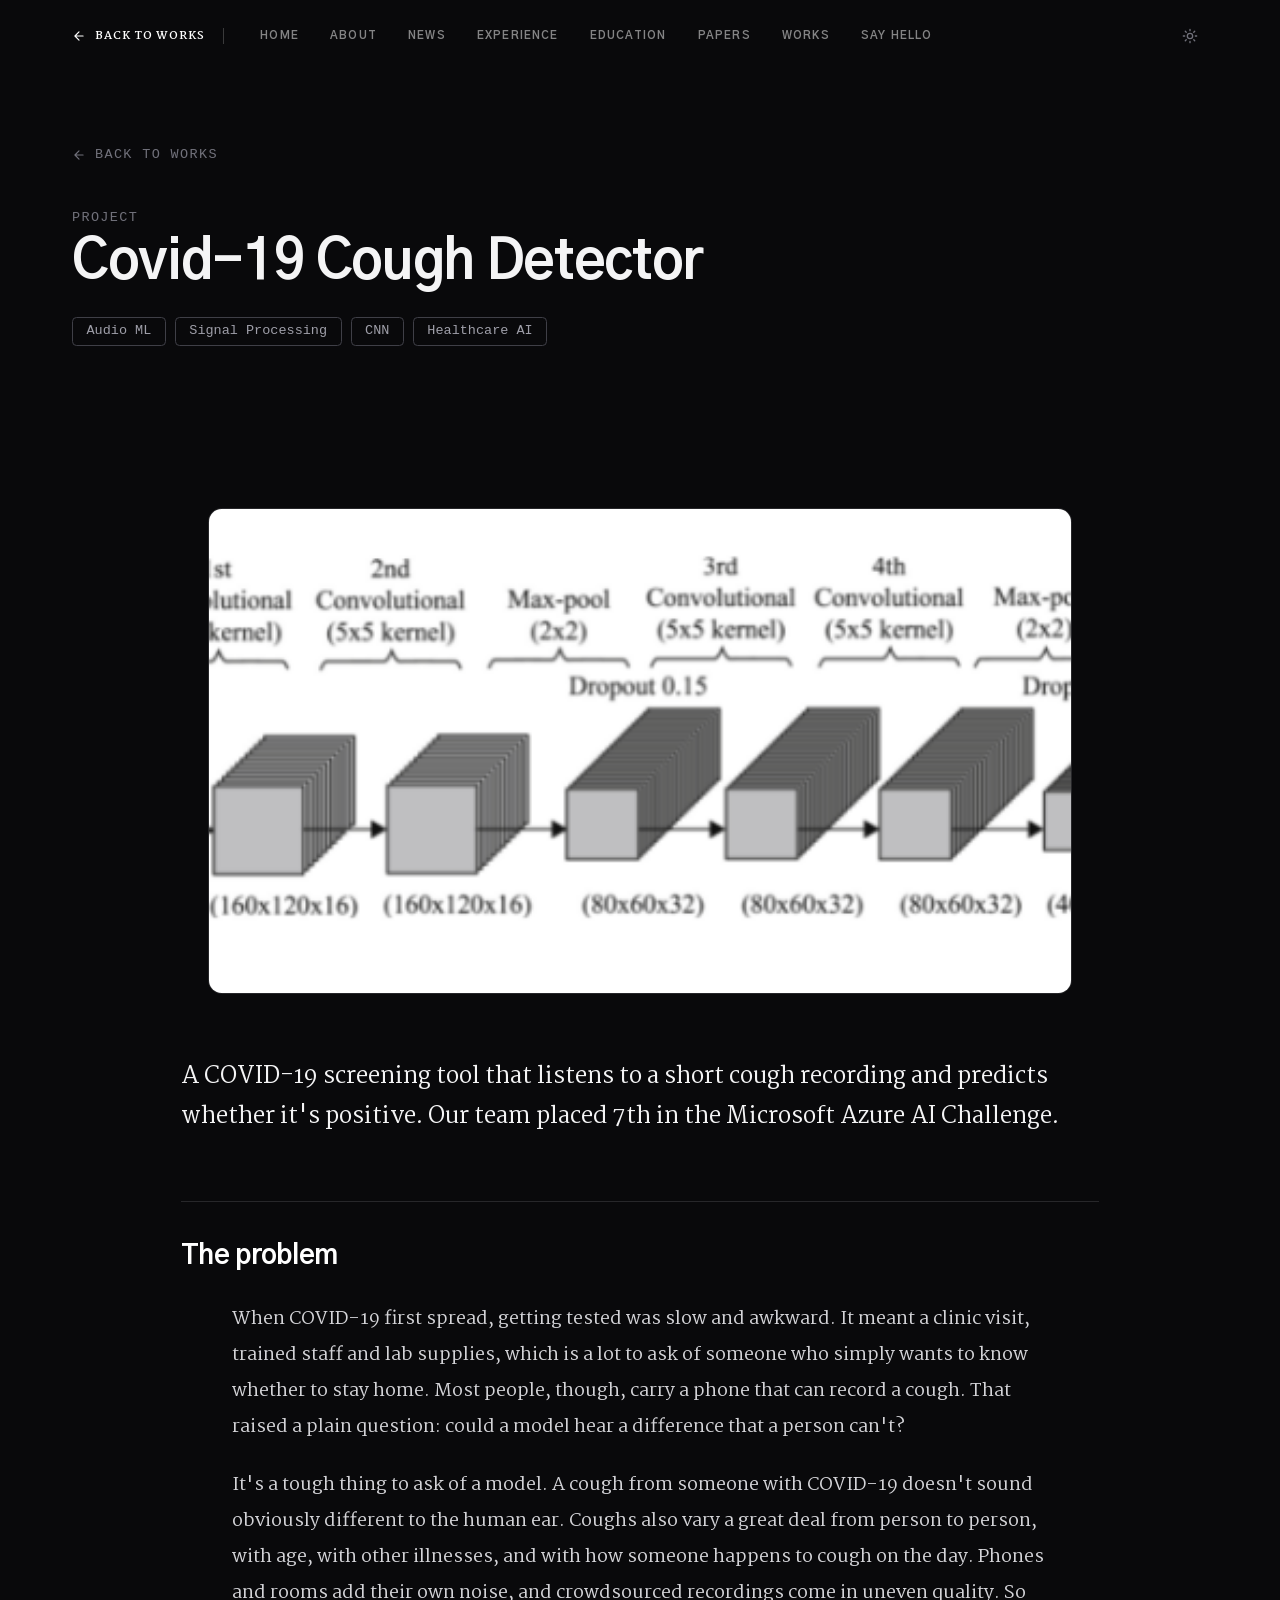
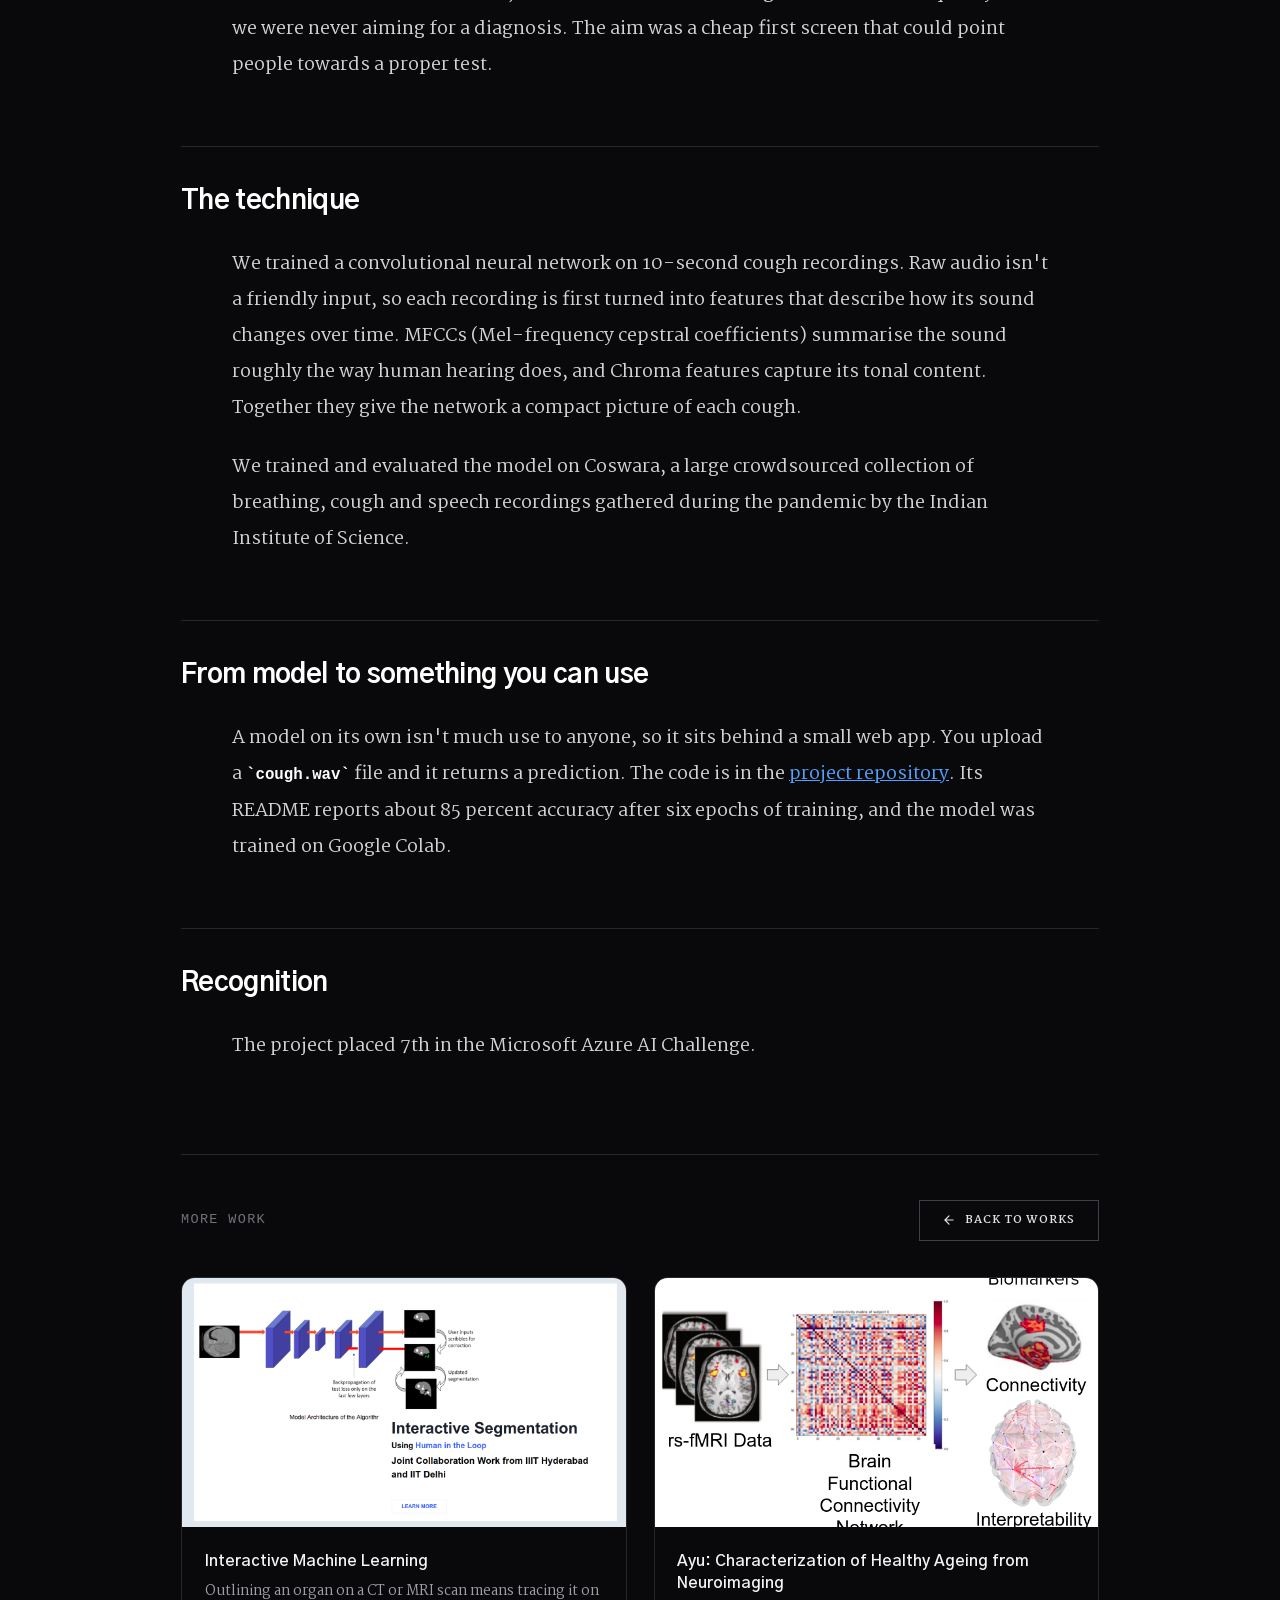
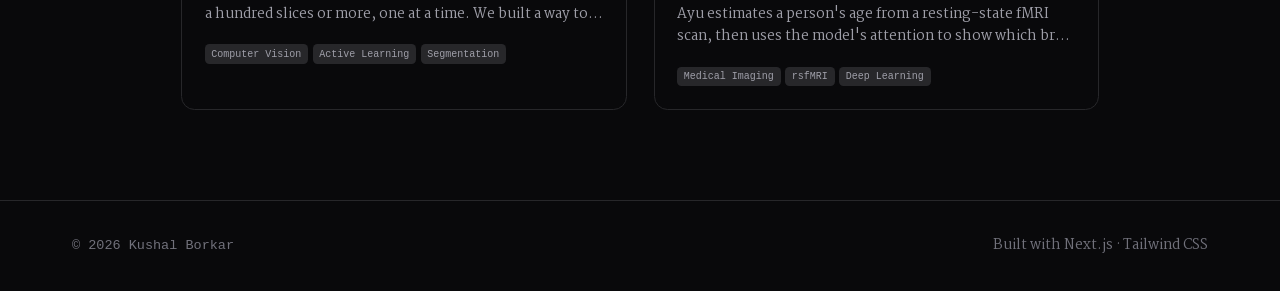
<file: projects/covid-cough/index.html>
<!DOCTYPE html><html lang="en" data-scroll-behavior="smooth" class="o5gY5W_variable _2cJu6a_variable xyB6bG_variable NWWhjG_variable _767JYa_variable"><head><meta charSet="utf-8"/><meta name="viewport" content="width=device-width, initial-scale=1"/><link rel="preload" href="/_next/static/media/0164c08f5f6be23a-s.p.1ffan7vtfbcss.woff2" as="font" crossorigin="" type="font/woff2"/><link rel="preload" href="/_next/static/media/0256a4213a6898bf-s.p.035f856c_dv_m.woff2" as="font" crossorigin="" type="font/woff2"/><link rel="preload" href="/_next/static/media/02cff288975f1da3-s.p.1mu04k_pxtsy-.woff2" as="font" crossorigin="" type="font/woff2"/><link rel="preload" href="/_next/static/media/04c3ac8ae6e1b087-s.p.2q6vdk74r58e7.woff2" as="font" crossorigin="" type="font/woff2"/><link rel="preload" href="/_next/static/media/04f4c011dbaa0ba1-s.p.3gsd1977_0b4y.woff2" as="font" crossorigin="" type="font/woff2"/><link rel="preload" href="/_next/static/media/0507ffa3c08482bc-s.p.3pxpyf70g9ttu.woff2" as="font" crossorigin="" type="font/woff2"/><link rel="preload" href="/_next/static/media/0620860f8ce53587-s.p.1ltlcza9nhe05.woff2" as="font" crossorigin="" type="font/woff2"/><link rel="preload" href="/_next/static/media/065b0dc9facde461-s.p.1b4v-f4-6008d.woff2" as="font" crossorigin="" type="font/woff2"/><link rel="preload" href="/_next/static/media/08805d28ab941bec-s.p.42edt8w0qs4zb.woff2" as="font" crossorigin="" type="font/woff2"/><link rel="preload" href="/_next/static/media/08abb665d1410394-s.p.0q3lmoqhumx-_.woff2" as="font" crossorigin="" type="font/woff2"/><link rel="preload" href="/_next/static/media/08f2c000d1fc4a7d-s.p.2kac-s1v3nagr.woff2" as="font" crossorigin="" type="font/woff2"/><link rel="preload" href="/_next/static/media/0aa78eb45f86c4a8-s.p.379j2ojk5cygw.woff2" as="font" crossorigin="" type="font/woff2"/><link rel="preload" href="/_next/static/media/0ab9e61f9bd3bed3-s.p.22ca2c788_h0u.woff2" as="font" crossorigin="" type="font/woff2"/><link rel="preload" href="/_next/static/media/0b9ca14ee177052b-s.p.1cztbul8l_u3r.woff2" as="font" crossorigin="" type="font/woff2"/><link rel="preload" href="/_next/static/media/0bf3cb71732d5572-s.p.0auhc0qyu4r-7.woff2" as="font" crossorigin="" type="font/woff2"/><link rel="preload" href="/_next/static/media/0d56206ae9a18c72-s.p.1ozfd-uapzahy.woff2" as="font" crossorigin="" type="font/woff2"/><link rel="preload" href="/_next/static/media/0da4082525435d8b-s.p.2movzxzg-9i9b.woff2" as="font" crossorigin="" type="font/woff2"/><link rel="preload" href="/_next/static/media/0f3a6f3da520b6b1-s.p.41p4l-hu_3lsz.woff2" as="font" crossorigin="" type="font/woff2"/><link rel="preload" href="/_next/static/media/1051804fac50680b-s.p.2-6rhihb7m155.woff2" as="font" crossorigin="" type="font/woff2"/><link rel="preload" href="/_next/static/media/11b9716735bb5501-s.p.2o-55eettd72q.woff2" as="font" crossorigin="" type="font/woff2"/><link rel="preload" href="/_next/static/media/120a582ae86e195a-s.p.0m455oru9a3ya.woff2" as="font" crossorigin="" type="font/woff2"/><link rel="preload" href="/_next/static/media/12a20b8d34bb25f2-s.p.25rr7ujwp6bj5.woff2" as="font" crossorigin="" type="font/woff2"/><link rel="preload" href="/_next/static/media/1468195fa48977d6-s.p.2liyuhe-1tfrt.woff2" as="font" crossorigin="" type="font/woff2"/><link rel="preload" href="/_next/static/media/1494c04dcbae4c17-s.p.0gwzhhv72uwnv.woff2" as="font" crossorigin="" type="font/woff2"/><link rel="preload" href="/_next/static/media/14a7cd5b9aee9d6c-s.p.2_uh0g9qo39je.woff2" as="font" crossorigin="" type="font/woff2"/><link rel="preload" href="/_next/static/media/150e832e26162488-s.p.368xnxvg--e33.woff2" as="font" crossorigin="" type="font/woff2"/><link rel="preload" href="/_next/static/media/157bde8cc06d1baf-s.p.1qn0f5tkjwygd.woff2" as="font" crossorigin="" type="font/woff2"/><link rel="preload" href="/_next/static/media/160e5da04f9ced67-s.p.1q81zal3dtiue.woff2" as="font" crossorigin="" type="font/woff2"/><link rel="preload" href="/_next/static/media/164cc7a4dcf82501-s.p.2kt06i3ad-h0i.woff2" as="font" crossorigin="" type="font/woff2"/><link rel="preload" href="/_next/static/media/16a553a55f1a6fef-s.p.0awcxoitwbgkz.woff2" as="font" crossorigin="" type="font/woff2"/><link rel="preload" href="/_next/static/media/16e6d4321273f4c4-s.p.2fqm9lp1tq7yx.woff2" as="font" crossorigin="" type="font/woff2"/><link rel="preload" href="/_next/static/media/183b617aec7b7d6e-s.p.299101t1e9fu-.woff2" as="font" crossorigin="" type="font/woff2"/><link rel="preload" href="/_next/static/media/1875e26f25468ceb-s.p.2xnujqp7p7_1u.woff2" as="font" crossorigin="" type="font/woff2"/><link rel="preload" href="/_next/static/media/1958a6abc91dcd68-s.p.3845-4-dxtg04.woff2" as="font" crossorigin="" type="font/woff2"/><link rel="preload" href="/_next/static/media/1a852eaa7183b2ce-s.p.3dtu_t_73lrjq.woff2" as="font" crossorigin="" type="font/woff2"/><link rel="preload" href="/_next/static/media/1af08d40c1d742d8-s.p.1dgchn-h9nsq6.woff2" as="font" crossorigin="" type="font/woff2"/><link rel="preload" href="/_next/static/media/1b673539b1247acc-s.p.0mbmg0qhqlmw8.woff2" as="font" crossorigin="" type="font/woff2"/><link rel="preload" href="/_next/static/media/1b67836f53b1374e-s.p.167rq50u1wvh7.woff2" as="font" crossorigin="" type="font/woff2"/><link rel="preload" href="/_next/static/media/1bf6dc1f85719f43-s.p.0cdkqzwlq_9et.woff2" as="font" crossorigin="" type="font/woff2"/><link rel="preload" href="/_next/static/media/1cc0bbbdd992db55-s.p.3z2ge2lbd6axm.woff2" as="font" crossorigin="" type="font/woff2"/><link rel="preload" href="/_next/static/media/1d89d49d99be7dc5-s.p.23cz0ivqhvmf1.woff2" as="font" crossorigin="" type="font/woff2"/><link rel="preload" href="/_next/static/media/1e4db682c4a380a2-s.p.1u3khs7pp9o0s.woff2" as="font" crossorigin="" type="font/woff2"/><link rel="preload" href="/_next/static/media/1ed7755b8ef89ddf-s.p.3lrme2f1gt_l0.woff2" as="font" crossorigin="" type="font/woff2"/><link rel="preload" href="/_next/static/media/1f581e16d96321c5-s.p.44a-pdh5g11rn.woff2" as="font" crossorigin="" type="font/woff2"/><link rel="preload" href="/_next/static/media/2034308a0fb7cda1-s.p.13pze9dta47pa.woff2" as="font" crossorigin="" type="font/woff2"/><link rel="preload" href="/_next/static/media/2046e572654b2c3e-s.p.3an1qksjurv0d.woff2" as="font" crossorigin="" type="font/woff2"/><link rel="preload" href="/_next/static/media/2167f6b663a83b05-s.p.44q-1o9k5vvt6.woff2" as="font" crossorigin="" type="font/woff2"/><link rel="preload" href="/_next/static/media/2247071e563866ea-s.p.42e1stmu_tj8_.woff2" as="font" crossorigin="" type="font/woff2"/><link rel="preload" href="/_next/static/media/2250d7168aaf351c-s.p.0cmby--dq46g_.woff2" as="font" crossorigin="" type="font/woff2"/><link rel="preload" href="/_next/static/media/22f7801927fd4ff8-s.p.1hne-nfjfv3fu.woff2" as="font" crossorigin="" type="font/woff2"/><link rel="preload" href="/_next/static/media/237d6cac56e6c7cd-s.p.3zu6wlzxofr5l.woff2" as="font" crossorigin="" type="font/woff2"/><link rel="preload" href="/_next/static/media/238a012403ca03a0-s.p.1rbfv_w0eivtb.woff2" as="font" crossorigin="" type="font/woff2"/><link rel="preload" href="/_next/static/media/23e44a8b241ec52e-s.p.3lncyzlkz5a-a.woff2" as="font" crossorigin="" type="font/woff2"/><link rel="preload" href="/_next/static/media/24c9c654c261cc51-s.p.0vrlz83hnk9ar.woff2" as="font" crossorigin="" type="font/woff2"/><link rel="preload" href="/_next/static/media/25187b368478b4a4-s.p.3j58g6htu2lpv.woff2" as="font" crossorigin="" type="font/woff2"/><link rel="preload" href="/_next/static/media/255b196fa7426710-s.p.2tmty-383fqs8.woff2" as="font" crossorigin="" type="font/woff2"/><link rel="preload" href="/_next/static/media/25921c0751eb95ce-s.p.1ofxvl_xaso3p.woff2" as="font" crossorigin="" type="font/woff2"/><link rel="preload" href="/_next/static/media/2712d22bf36bcc0c-s.p.2vd1y0q8j4ogf.woff2" as="font" crossorigin="" type="font/woff2"/><link rel="preload" href="/_next/static/media/271381ccd73d267e-s.p.2sn1q4r654gls.woff2" as="font" crossorigin="" type="font/woff2"/><link rel="preload" href="/_next/static/media/27ed90c120b64406-s.p.040u3c84p6-m0.woff2" as="font" crossorigin="" type="font/woff2"/><link rel="preload" href="/_next/static/media/28bf27794ac4bff2-s.p.2hl20_82fukzl.woff2" as="font" crossorigin="" type="font/woff2"/><link rel="preload" href="/_next/static/media/294d678ec70f1d92-s.p.166x3qj6-t5hj.woff2" as="font" crossorigin="" type="font/woff2"/><link rel="preload" href="/_next/static/media/2b02551462e39cd8-s.p.01w75t0w-o-lg.woff2" as="font" crossorigin="" type="font/woff2"/><link rel="preload" href="/_next/static/media/2b81eeca71e9850c-s.p.3vm0tq4e-zz_5.woff2" as="font" crossorigin="" type="font/woff2"/><link rel="preload" href="/_next/static/media/2c5db532641ce8d5-s.p.2ihs5t9ybp5bl.woff2" as="font" crossorigin="" type="font/woff2"/><link rel="preload" href="/_next/static/media/2caae2590f6f7380-s.p.3iuiyid8nug4a.woff2" as="font" crossorigin="" type="font/woff2"/><link rel="preload" href="/_next/static/media/2cf45621b13a54ae-s.p.18yf31tsas2mv.woff2" as="font" crossorigin="" type="font/woff2"/><link rel="preload" href="/_next/static/media/2e8ff78ff2b18fe1-s.p.3s2t90j8y1pif.woff2" as="font" crossorigin="" type="font/woff2"/><link rel="preload" href="/_next/static/media/2fbbede13482e3c1-s.p.1od2orc7v8tge.woff2" as="font" crossorigin="" type="font/woff2"/><link rel="preload" href="/_next/static/media/2fc277bd34ab5ad8-s.p.0-2u4xw7q3l95.woff2" as="font" crossorigin="" type="font/woff2"/><link rel="preload" href="/_next/static/media/2fc42b6ec963293d-s.p.1-f6okoe15qwy.woff2" as="font" crossorigin="" type="font/woff2"/><link rel="preload" href="/_next/static/media/2fca631f4e872ad4-s.p.0l_qkzh8_j7kk.woff2" as="font" crossorigin="" type="font/woff2"/><link rel="preload" href="/_next/static/media/301c24fdd55edf3c-s.p.1bdi1_6_b-v4f.woff2" as="font" crossorigin="" type="font/woff2"/><link rel="preload" href="/_next/static/media/30946bea6fc8acf8-s.p.1-zm0a45q1-j6.woff2" as="font" crossorigin="" type="font/woff2"/><link rel="preload" href="/_next/static/media/309e04ed6d1cd80b-s.p.3cigzne38kmw9.woff2" as="font" crossorigin="" type="font/woff2"/><link rel="preload" href="/_next/static/media/325959bf75bb80e6-s.p.1hbm3sxnfn86y.woff2" as="font" crossorigin="" type="font/woff2"/><link rel="preload" href="/_next/static/media/328bdd12af02ea1f-s.p.1ldzu8zsaear6.woff2" as="font" crossorigin="" type="font/woff2"/><link rel="preload" href="/_next/static/media/32db778b60ed7d79-s.p.3yypl3fv4jix8.woff2" as="font" crossorigin="" type="font/woff2"/><link rel="preload" href="/_next/static/media/334720374a67ad66-s.p.299yda-9iasks.woff2" as="font" crossorigin="" type="font/woff2"/><link rel="preload" href="/_next/static/media/336a4eb8437d7549-s.p.0rjli5bg1kzsa.woff2" as="font" crossorigin="" type="font/woff2"/><link rel="preload" href="/_next/static/media/337cc0faf65d6480-s.p.1_521i9cd619p.woff2" as="font" crossorigin="" type="font/woff2"/><link rel="preload" href="/_next/static/media/355e85378c30e860-s.p.2mp93e2_y4ix7.woff2" as="font" crossorigin="" type="font/woff2"/><link rel="preload" href="/_next/static/media/35846c02e8fb065e-s.p.2bo3wjtzrmcgo.woff2" as="font" crossorigin="" type="font/woff2"/><link rel="preload" href="/_next/static/media/35af6bca696c3271-s.p.269dfgdiyucqp.woff2" as="font" crossorigin="" type="font/woff2"/><link rel="preload" href="/_next/static/media/3695f559d6cb9f26-s.p.0ze4nen3iyofm.woff2" as="font" crossorigin="" type="font/woff2"/><link rel="preload" href="/_next/static/media/36fa5ad54b399bf1-s.p.30rq7lhp2sbk1.woff2" as="font" crossorigin="" type="font/woff2"/><link rel="preload" href="/_next/static/media/37118adc619b7803-s.p.3kq6k02b2ysv1.woff2" as="font" crossorigin="" type="font/woff2"/><link rel="preload" href="/_next/static/media/37b053f26de2f760-s.p.3hpvy1tujcwur.woff2" as="font" crossorigin="" type="font/woff2"/><link rel="preload" href="/_next/static/media/389104fe4acee04e-s.p.0l292j_24-us-.woff2" as="font" crossorigin="" type="font/woff2"/><link rel="preload" href="/_next/static/media/393c63b5e6e49cff-s.p.1q-s11_h_yw5s.woff2" as="font" crossorigin="" type="font/woff2"/><link rel="preload" href="/_next/static/media/39918a5df23c3ed7-s.p.3l40cq1zkzrnx.woff2" as="font" crossorigin="" type="font/woff2"/><link rel="preload" href="/_next/static/media/39defd0bdb74c9ba-s.p.0pghzxiz86xvd.woff2" as="font" crossorigin="" type="font/woff2"/><link rel="preload" href="/_next/static/media/3ae214d971c27103-s.p.1a0j1knd71j27.woff2" as="font" crossorigin="" type="font/woff2"/><link rel="preload" href="/_next/static/media/3ae5ff5e83635950-s.p.3s8puncuiug-b.woff2" as="font" crossorigin="" type="font/woff2"/><link rel="preload" href="/_next/static/media/3badd9ea1ee4b554-s.p.2yvkaxhzcv882.woff2" as="font" crossorigin="" type="font/woff2"/><link rel="preload" href="/_next/static/media/3eb598bb24fc20cf-s.p.390qty30ivzdq.woff2" as="font" crossorigin="" type="font/woff2"/><link rel="preload" href="/_next/static/media/3fa6235fbeba2354-s.p.2iz0uyhevketi.woff2" as="font" crossorigin="" type="font/woff2"/><link rel="preload" href="/_next/static/media/40091ffd5518e6ce-s.p.0-w4zl7snnwtp.woff2" as="font" crossorigin="" type="font/woff2"/><link rel="preload" href="/_next/static/media/4259e56d25443f06-s.p.34rf4fmejt1a0.woff2" as="font" crossorigin="" type="font/woff2"/><link rel="preload" href="/_next/static/media/42f1454342972b85-s.p.2z8rml7o3pj03.woff2" as="font" crossorigin="" type="font/woff2"/><link rel="preload" href="/_next/static/media/42f4fdcd35537d88-s.p.3zv_ddeg_d-p2.woff2" as="font" crossorigin="" type="font/woff2"/><link rel="preload" href="/_next/static/media/449f265936fa4a23-s.p.3__3s97xpid82.woff2" as="font" crossorigin="" type="font/woff2"/><link rel="preload" href="/_next/static/media/44edf3c8c5eee846-s.p.3kc6yhj_fsp8f.woff2" as="font" crossorigin="" type="font/woff2"/><link rel="preload" href="/_next/static/media/473defc5891071c3-s.p.06a62p3dq7saq.woff2" as="font" crossorigin="" type="font/woff2"/><link rel="preload" href="/_next/static/media/47aad7543a9d73e3-s.p.2usfjw_8feb3l.woff2" as="font" crossorigin="" type="font/woff2"/><link rel="preload" href="/_next/static/media/47b8f67f615dd61b-s.p.3wglzs4at64v8.woff2" as="font" crossorigin="" type="font/woff2"/><link rel="preload" href="/_next/static/media/494a3b8968ea103e-s.p.15omxndhl5m-5.woff2" as="font" crossorigin="" type="font/woff2"/><link rel="preload" href="/_next/static/media/4b0f4797f0131a8a-s.p.454epn8z4uv5r.woff2" as="font" crossorigin="" type="font/woff2"/><link rel="preload" href="/_next/static/media/4c07021bf658ac99-s.p.2wrxve994xt3-.woff2" as="font" crossorigin="" type="font/woff2"/><link rel="preload" href="/_next/static/media/4c6b8f326d969f31-s.p.38vkdusmmpqvb.woff2" as="font" crossorigin="" type="font/woff2"/><link rel="preload" href="/_next/static/media/4cbdbabf8914bc9f-s.p.17vvrjdg3iz14.woff2" as="font" crossorigin="" type="font/woff2"/><link rel="preload" href="/_next/static/media/4e5ae09c23110bc7-s.p.43x029v0u8wh6.woff2" as="font" crossorigin="" type="font/woff2"/><link rel="preload" href="/_next/static/media/4e65170d9a4c229f-s.p.05s785jgl1ffv.woff2" as="font" crossorigin="" type="font/woff2"/><link rel="preload" href="/_next/static/media/4ee6b20c6e947d74-s.p.1wn4hcb626a7-.woff2" as="font" crossorigin="" type="font/woff2"/><link rel="preload" href="/_next/static/media/502377c6b8cfe151-s.p.1yshsun5tqqrg.woff2" as="font" crossorigin="" type="font/woff2"/><link rel="preload" href="/_next/static/media/518998bab59ab1fa-s.p.0nub2amtnr4-y.woff2" as="font" crossorigin="" type="font/woff2"/><link rel="preload" href="/_next/static/media/5246968a9f3689f5-s.p.3i6ygp42iu8yn.woff2" as="font" crossorigin="" type="font/woff2"/><link rel="preload" href="/_next/static/media/55fbf44e247ccb58-s.p.31lj1rjuxjeqv.woff2" as="font" crossorigin="" type="font/woff2"/><link rel="preload" href="/_next/static/media/59105676526bed18-s.p.0epgpneyethj9.woff2" as="font" crossorigin="" type="font/woff2"/><link rel="preload" href="/_next/static/media/591a8e16b0b08c84-s.p.0o3myd8-ap5jj.woff2" as="font" crossorigin="" type="font/woff2"/><link rel="preload" href="/_next/static/media/59fa77f45a261fba-s.p.179w9ha6ej2-e.woff2" as="font" crossorigin="" type="font/woff2"/><link rel="preload" href="/_next/static/media/5a11a0b81707e7a0-s.p.0j78ehr4dnw5p.woff2" as="font" crossorigin="" type="font/woff2"/><link rel="preload" href="/_next/static/media/5aca8f123b2a23fc-s.p.356jevg3ckuum.woff2" as="font" crossorigin="" type="font/woff2"/><link rel="preload" href="/_next/static/media/5ad38176e3bd0525-s.p.11hg707llgput.woff2" as="font" crossorigin="" type="font/woff2"/><link rel="preload" href="/_next/static/media/5e1c94ad3ca05a1b-s.p.196o-h3_ca1_x.woff2" as="font" crossorigin="" type="font/woff2"/><link rel="preload" href="/_next/static/media/5e95bc19a14742a1-s.p.32le8g9zyo51f.woff2" as="font" crossorigin="" type="font/woff2"/><link rel="preload" href="/_next/static/media/5f1a5d28b22638ff-s.p.11z6uwymileiv.woff2" as="font" crossorigin="" type="font/woff2"/><link rel="preload" href="/_next/static/media/5f3fa9f3c13b5516-s.p.3o6n-yoqv_tdg.woff2" as="font" crossorigin="" type="font/woff2"/><link rel="preload" href="/_next/static/media/60aa422acd986088-s.p.2n_jhx4dhs_70.woff2" as="font" crossorigin="" type="font/woff2"/><link rel="preload" href="/_next/static/media/60bc2cbfe0bd3ebf-s.p.18bh4r_x5klj-.woff2" as="font" crossorigin="" type="font/woff2"/><link rel="preload" href="/_next/static/media/60d17a429a7733e4-s.p.23q-udy0xkuo7.woff2" as="font" crossorigin="" type="font/woff2"/><link rel="preload" href="/_next/static/media/617adcd999acb3df-s.p.34agkbst6_qtl.woff2" as="font" crossorigin="" type="font/woff2"/><link rel="preload" href="/_next/static/media/61ce8b9618301ad9-s.p.2r8ejj65sx4cn.woff2" as="font" crossorigin="" type="font/woff2"/><link rel="preload" href="/_next/static/media/61e5594c57475b61-s.p.2p9x0prux2vws.woff2" as="font" crossorigin="" type="font/woff2"/><link rel="preload" href="/_next/static/media/6242c1ddc914ac88-s.p.065c-i_xfrxp_.woff2" as="font" crossorigin="" type="font/woff2"/><link rel="preload" href="/_next/static/media/62b4172c4fcb5510-s.p.038td6acmieny.woff2" as="font" crossorigin="" type="font/woff2"/><link rel="preload" href="/_next/static/media/63cbed774c0054b4-s.p.14rjw3u_i2t5f.woff2" as="font" crossorigin="" type="font/woff2"/><link rel="preload" href="/_next/static/media/648153aa438c50b4-s.p.0b6sd6y2sj5sb.woff2" as="font" crossorigin="" type="font/woff2"/><link rel="preload" href="/_next/static/media/65be57e370eb9b6a-s.p.3q0ea-42a_lxb.woff2" as="font" crossorigin="" type="font/woff2"/><link rel="preload" href="/_next/static/media/66077bf0061d1bd5-s.p.3ipp0fpgdyu_n.woff2" as="font" crossorigin="" type="font/woff2"/><link rel="preload" href="/_next/static/media/664c632b8d5ec25f-s.p.2bw06ewke5b03.woff2" as="font" crossorigin="" type="font/woff2"/><link rel="preload" href="/_next/static/media/666bcc374c03d84a-s.p.0ap9f70fx6w7p.woff2" as="font" crossorigin="" type="font/woff2"/><link rel="preload" href="/_next/static/media/6799322157f1eea6-s.p.3b8v5_xsx2jvc.woff2" as="font" crossorigin="" type="font/woff2"/><link rel="preload" href="/_next/static/media/67b04bfa7f77313b-s.p.250_e0rpz0u53.woff2" as="font" crossorigin="" type="font/woff2"/><link rel="preload" href="/_next/static/media/67fb3550b5cbade2-s.p.09vg4uqpraa-q.woff2" as="font" crossorigin="" type="font/woff2"/><link rel="preload" href="/_next/static/media/694760b2be1aff08-s.p.14jlzv90j2v3c.woff2" as="font" crossorigin="" type="font/woff2"/><link rel="preload" href="/_next/static/media/6a60e49cfe64b38e-s.p.2806ojm-_3hq-.woff2" as="font" crossorigin="" type="font/woff2"/><link rel="preload" href="/_next/static/media/6b2c91f49093f78e-s.p.31o1t1f3hgnk8.woff2" as="font" crossorigin="" type="font/woff2"/><link rel="preload" href="/_next/static/media/6c8e0a6306f183b4-s.p.42i50h1xao3r8.woff2" as="font" crossorigin="" type="font/woff2"/><link rel="preload" href="/_next/static/media/6e21b5d60bea8155-s.p.1egvk88i1e9nx.woff2" as="font" crossorigin="" type="font/woff2"/><link rel="preload" href="/_next/static/media/6eb6e899fa02cea5-s.p.3jvhju4xsqs2f.woff2" as="font" crossorigin="" type="font/woff2"/><link rel="preload" href="/_next/static/media/702106fa08cfb74e-s.p.1iap2soi8s-8q.woff2" as="font" crossorigin="" type="font/woff2"/><link rel="preload" href="/_next/static/media/70396af8a698ca99-s.p.00h7tufdeuo06.woff2" as="font" crossorigin="" type="font/woff2"/><link rel="preload" href="/_next/static/media/7040ee3b76728e03-s.p.3jqsu1oeb8npr.woff2" as="font" crossorigin="" type="font/woff2"/><link rel="preload" href="/_next/static/media/715cf18a48b08ef5-s.p.2t2uj0_e19xyh.woff2" as="font" crossorigin="" type="font/woff2"/><link rel="preload" href="/_next/static/media/725b58c90e4370e7-s.p.30d52ssrs7rp7.woff2" as="font" crossorigin="" type="font/woff2"/><link rel="preload" href="/_next/static/media/731adc3e038dffee-s.p.0hcnh_iqxxeao.woff2" as="font" crossorigin="" type="font/woff2"/><link rel="preload" href="/_next/static/media/739216e819d6f62a-s.p.3b9ye1wxpoymk.woff2" as="font" crossorigin="" type="font/woff2"/><link rel="preload" href="/_next/static/media/74a4bae5a3412d08-s.p.33f1atbjw0dc0.woff2" as="font" crossorigin="" type="font/woff2"/><link rel="preload" href="/_next/static/media/75aa29c44b5d7354-s.p.0tj04dcljmtje.woff2" as="font" crossorigin="" type="font/woff2"/><link rel="preload" href="/_next/static/media/763df0e116cd2414-s.p.3lqco8egyeq5t.woff2" as="font" crossorigin="" type="font/woff2"/><link rel="preload" href="/_next/static/media/76c91d654abd79b9-s.p.0u5gsk7z0nilv.woff2" as="font" crossorigin="" type="font/woff2"/><link rel="preload" href="/_next/static/media/76ce9bac5cb955a5-s.p.2tkor307idfof.woff2" as="font" crossorigin="" type="font/woff2"/><link rel="preload" href="/_next/static/media/772bb26889b5bd0d-s.p.2oqzge54uy-8y.woff2" as="font" crossorigin="" type="font/woff2"/><link rel="preload" href="/_next/static/media/796e099420c546ea-s.p.1yydx59n4_run.woff2" as="font" crossorigin="" type="font/woff2"/><link rel="preload" href="/_next/static/media/7a5a31f110afaf66-s.p.3qb4cnjf444kn.woff2" as="font" crossorigin="" type="font/woff2"/><link rel="preload" href="/_next/static/media/7a926440eb56de30-s.p.08o-0wup8oxob.woff2" as="font" crossorigin="" type="font/woff2"/><link rel="preload" href="/_next/static/media/7afd07dc53b39aa8-s.p.139mlgzy719ya.woff2" as="font" crossorigin="" type="font/woff2"/><link rel="preload" href="/_next/static/media/7b74a610fcae7f8c-s.p.2yawxdacr1-7m.woff2" as="font" crossorigin="" type="font/woff2"/><link rel="preload" href="/_next/static/media/7c06ea4248cbcec6-s.p.2dtwiff_o4tyo.woff2" as="font" crossorigin="" type="font/woff2"/><link rel="preload" href="/_next/static/media/7c3e36f6bf85f171-s.p.2dla-lw-o6lpd.woff2" as="font" crossorigin="" type="font/woff2"/><link rel="preload" href="/_next/static/media/7ca0929f30a12612-s.p.0i0_dcqxep_5m.woff2" as="font" crossorigin="" type="font/woff2"/><link rel="preload" href="/_next/static/media/7d5bf4f83957ffb0-s.p.1bph9079rs7b-.woff2" as="font" crossorigin="" type="font/woff2"/><link rel="preload" href="/_next/static/media/7d5e18e83c49b61e-s.p.0hj1owka83qdk.woff2" as="font" crossorigin="" type="font/woff2"/><link rel="preload" href="/_next/static/media/7db0fbd23447832b-s.p.1_paua2ycb1oa.woff2" as="font" crossorigin="" type="font/woff2"/><link rel="preload" href="/_next/static/media/7e7b3069149d41e2-s.p.2svgy5a01uzs0.woff2" as="font" crossorigin="" type="font/woff2"/><link rel="preload" href="/_next/static/media/7efb53386f0297b3-s.p.06k77_-12isrt.woff2" as="font" crossorigin="" type="font/woff2"/><link rel="preload" href="/_next/static/media/7f043a90e6e1dd0e-s.p.1a10lzubpqa3a.woff2" as="font" crossorigin="" type="font/woff2"/><link rel="preload" href="/_next/static/media/7ffcb31d7348126d-s.p.2j2ocroi3g7m2.woff2" as="font" crossorigin="" type="font/woff2"/><link rel="preload" href="/_next/static/media/815691578ab045b9-s.p.314r3lqma55gx.woff2" as="font" crossorigin="" type="font/woff2"/><link rel="preload" href="/_next/static/media/81d5a3e3566fc4a6-s.p.0s0vwlzgpwuwx.woff2" as="font" crossorigin="" type="font/woff2"/><link rel="preload" href="/_next/static/media/8205f624ae9faf09-s.p.22y0s4q8dqk46.woff2" as="font" crossorigin="" type="font/woff2"/><link rel="preload" href="/_next/static/media/820cb0ee34b0cebb-s.p.3fy5k2lgot3-n.woff2" as="font" crossorigin="" type="font/woff2"/><link rel="preload" href="/_next/static/media/829927b23fce211a-s.p.35unslk_jj9ik.woff2" as="font" crossorigin="" type="font/woff2"/><link rel="preload" href="/_next/static/media/8302b8175e7866b9-s.p.3tco5ca45e0fk.woff2" as="font" crossorigin="" type="font/woff2"/><link rel="preload" href="/_next/static/media/85ca56267d1f406c-s.p.1tppnbg326dhp.woff2" as="font" crossorigin="" type="font/woff2"/><link rel="preload" href="/_next/static/media/85ea62bf46b76756-s.p.377tw2up0fw03.woff2" as="font" crossorigin="" type="font/woff2"/><link rel="preload" href="/_next/static/media/86427974f9a6ef3c-s.p.0jwbpk57_fhve.woff2" as="font" crossorigin="" type="font/woff2"/><link rel="preload" href="/_next/static/media/86c6be1b2565d8e9-s.p.2bkcll0o9lua_.woff2" as="font" crossorigin="" type="font/woff2"/><link rel="preload" href="/_next/static/media/86c7591f3de71aea-s.p.1iiml32d_s521.woff2" as="font" crossorigin="" type="font/woff2"/><link rel="preload" href="/_next/static/media/8721560d5c35ca5c-s.p.0_rcwbxrks11b.woff2" as="font" crossorigin="" type="font/woff2"/><link rel="preload" href="/_next/static/media/87ccd2670595e7a8-s.p.3hhx89jw2ipkm.woff2" as="font" crossorigin="" type="font/woff2"/><link rel="preload" href="/_next/static/media/87dd327745a68921-s.p.3x1urme5bi48t.woff2" as="font" crossorigin="" type="font/woff2"/><link rel="preload" href="/_next/static/media/89748acc2c508e2d-s.p.00yiz4k5qco3n.woff2" as="font" crossorigin="" type="font/woff2"/><link rel="preload" href="/_next/static/media/897d6565f07ee38c-s.p.023d7ow_zpp2x.woff2" as="font" crossorigin="" type="font/woff2"/><link rel="preload" href="/_next/static/media/89d113502175b485-s.p.392v_yzjneljb.woff2" as="font" crossorigin="" type="font/woff2"/><link rel="preload" href="/_next/static/media/8b01681055ba2370-s.p.3s3bfatc-rph_.woff2" as="font" crossorigin="" type="font/woff2"/><link rel="preload" href="/_next/static/media/8cdeea0ec8cea100-s.p.2myjf1556qpv-.woff2" as="font" crossorigin="" type="font/woff2"/><link rel="preload" href="/_next/static/media/8d990858f23462c8-s.p.3nvzkhsyg2dj3.woff2" as="font" crossorigin="" type="font/woff2"/><link rel="preload" href="/_next/static/media/8d9fb23e5cfcdb24-s.p.2arznfwy-9nmo.woff2" as="font" crossorigin="" type="font/woff2"/><link rel="preload" href="/_next/static/media/8dbab76144be87fa-s.p.0mnat0yd3xril.woff2" as="font" crossorigin="" type="font/woff2"/><link rel="preload" href="/_next/static/media/8eceb98f6793f003-s.p.1a4qn0pjnya45.woff2" as="font" crossorigin="" type="font/woff2"/><link rel="preload" href="/_next/static/media/9037564b269981f1-s.p.3s1d3vm5iv8sk.woff2" as="font" crossorigin="" type="font/woff2"/><link rel="preload" href="/_next/static/media/90833c6c7fd9a2e7-s.p.052o-f4x7kqls.woff2" as="font" crossorigin="" type="font/woff2"/><link rel="preload" href="/_next/static/media/90a8061051154c68-s.p.2v-x7xioeam27.woff2" as="font" crossorigin="" type="font/woff2"/><link rel="preload" href="/_next/static/media/90b5d487675c2ff2-s.p.3o05qle_9q6iv.woff2" as="font" crossorigin="" type="font/woff2"/><link rel="preload" href="/_next/static/media/90c0f15debbd22b8-s.p.1oyw-pgbk4ltg.woff2" as="font" crossorigin="" type="font/woff2"/><link rel="preload" href="/_next/static/media/9138e9c2921c6638-s.p.2-6s5v_ko3xd7.woff2" as="font" crossorigin="" type="font/woff2"/><link rel="preload" href="/_next/static/media/9206de2f8146e693-s.p.17gzx3f9sr467.woff2" as="font" crossorigin="" type="font/woff2"/><link rel="preload" href="/_next/static/media/92a3f7f603301f94-s.p.1oqod0tn70_ux.woff2" as="font" crossorigin="" type="font/woff2"/><link rel="preload" href="/_next/static/media/944c4d977afe0e7c-s.p.00q5w7in3w4z8.woff2" as="font" crossorigin="" type="font/woff2"/><link rel="preload" href="/_next/static/media/94e4cbc5d4e4744e-s.p.3t66wgze60jmf.woff2" as="font" crossorigin="" type="font/woff2"/><link rel="preload" href="/_next/static/media/95138dbd6b0a196d-s.p.3z193h487-old.woff2" as="font" crossorigin="" type="font/woff2"/><link rel="preload" href="/_next/static/media/954939bc6d5ea379-s.p.0i9_72h49wv1m.woff2" as="font" crossorigin="" type="font/woff2"/><link rel="preload" href="/_next/static/media/958e6f05fa30400b-s.p.0hqz-tu93its3.woff2" as="font" crossorigin="" type="font/woff2"/><link rel="preload" href="/_next/static/media/970ce43eb4cd9b87-s.p.0wa_thshvdhy-.woff2" as="font" crossorigin="" type="font/woff2"/><link rel="preload" href="/_next/static/media/97a20dfc0dfe7e5f-s.p.36ah6zqdf257w.woff2" as="font" crossorigin="" type="font/woff2"/><link rel="preload" href="/_next/static/media/98b5017b7b9488f7-s.p.3-jx7y-vv6_xy.woff2" as="font" crossorigin="" type="font/woff2"/><link rel="preload" href="/_next/static/media/993ac266c97d8da9-s.p.0t4e_fnp2gca1.woff2" as="font" crossorigin="" type="font/woff2"/><link rel="preload" href="/_next/static/media/99f12d323a3f8839-s.p.0vrmj7yat49xm.woff2" as="font" crossorigin="" type="font/woff2"/><link rel="preload" href="/_next/static/media/9adb2d4e52cc21dd-s.p.1e8i3o7plzhjd.woff2" as="font" crossorigin="" type="font/woff2"/><link rel="preload" href="/_next/static/media/9b76050a975e2a3d-s.p.2alpz2gqynnr9.woff2" as="font" crossorigin="" type="font/woff2"/><link rel="preload" href="/_next/static/media/9cb8892c49763ed5-s.p.23utlufvxk682.woff2" as="font" crossorigin="" type="font/woff2"/><link rel="preload" href="/_next/static/media/9d4a00a207192401-s.p.1l5guzv3_6nys.woff2" as="font" crossorigin="" type="font/woff2"/><link rel="preload" href="/_next/static/media/9d637d5f5b63dd65-s.p.2vh3tdbap8pg8.woff2" as="font" crossorigin="" type="font/woff2"/><link rel="preload" href="/_next/static/media/9e2d3dea83719083-s.p.1dkzrc_k1e-7a.woff2" as="font" crossorigin="" type="font/woff2"/><link rel="preload" href="/_next/static/media/9f7b6ae93e7a5989-s.p.00gdqpbycotbr.woff2" as="font" crossorigin="" type="font/woff2"/><link rel="preload" href="/_next/static/media/a092eeff1e3929fd-s.p.33llfzkllil0a.woff2" as="font" crossorigin="" type="font/woff2"/><link rel="preload" href="/_next/static/media/a0b81ec1b0131c86-s.p.0owlg_4fv7-s0.woff2" as="font" crossorigin="" type="font/woff2"/><link rel="preload" href="/_next/static/media/a109c041fe41f25e-s.p.2dwgpe12pkuas.woff2" as="font" crossorigin="" type="font/woff2"/><link rel="preload" href="/_next/static/media/a12e0c38f1f70e0f-s.p.3jb1m8o_ungly.woff2" as="font" crossorigin="" type="font/woff2"/><link rel="preload" href="/_next/static/media/a14fc4403878c7aa-s.p.3c_tn80czu5iw.woff2" as="font" crossorigin="" type="font/woff2"/><link rel="preload" href="/_next/static/media/a1f44d83d13aa1c6-s.p.16g8a0oagp5cp.woff2" as="font" crossorigin="" type="font/woff2"/><link rel="preload" href="/_next/static/media/a37d914c5e85dd29-s.p.42q1o96ahzozw.woff2" as="font" crossorigin="" type="font/woff2"/><link rel="preload" href="/_next/static/media/a406c0d33d9c4391-s.p.0sf89t38ftvo1.woff2" as="font" crossorigin="" type="font/woff2"/><link rel="preload" href="/_next/static/media/a47682551889d3f4-s.p.3u8o3rma_s_z6.woff2" as="font" crossorigin="" type="font/woff2"/><link rel="preload" href="/_next/static/media/a588a43f63788d30-s.p.3mtprj_g_57mz.woff2" as="font" crossorigin="" type="font/woff2"/><link rel="preload" href="/_next/static/media/a5ccc01d9f0653ca-s.p.2rhxoe0pa66d9.woff2" as="font" crossorigin="" type="font/woff2"/><link rel="preload" href="/_next/static/media/a5e4d02c246ffefd-s.p.1wqwuvwxmbmcd.woff2" as="font" crossorigin="" type="font/woff2"/><link rel="preload" href="/_next/static/media/a63ca5d8f1cac050-s.p.0c0gzrrt9zb-n.woff2" as="font" crossorigin="" type="font/woff2"/><link rel="preload" href="/_next/static/media/a67413047a958e45-s.p.2yukutwwq2hgy.woff2" as="font" crossorigin="" type="font/woff2"/><link rel="preload" href="/_next/static/media/a681f95b7927b962-s.p.041hb7gmuzj9g.woff2" as="font" crossorigin="" type="font/woff2"/><link rel="preload" href="/_next/static/media/a7e61f53c6b3833f-s.p.1sbyr20_-twfa.woff2" as="font" crossorigin="" type="font/woff2"/><link rel="preload" href="/_next/static/media/aa174abd942ab65f-s.p.0tev10qqipfo_.woff2" as="font" crossorigin="" type="font/woff2"/><link rel="preload" href="/_next/static/media/aaeacbaf6e694831-s.p.3h012ck61rzvk.woff2" as="font" crossorigin="" type="font/woff2"/><link rel="preload" href="/_next/static/media/ab9e4a2fda35571a-s.p.0ev6id-dr70fj.woff2" as="font" crossorigin="" type="font/woff2"/><link rel="preload" href="/_next/static/media/ac5c33d46decb72a-s.p.2wotl_tdticis.woff2" as="font" crossorigin="" type="font/woff2"/><link rel="preload" href="/_next/static/media/ac7e77c65292ece4-s.p.1zq5f6pknxffe.woff2" as="font" crossorigin="" type="font/woff2"/><link rel="preload" href="/_next/static/media/ad31240a1e6b06a9-s.p.2cr4pt7xktcr_.woff2" as="font" crossorigin="" type="font/woff2"/><link rel="preload" href="/_next/static/media/ae5d4095847bbd09-s.p.3tmb9_aumocsb.woff2" as="font" crossorigin="" type="font/woff2"/><link rel="preload" href="/_next/static/media/aeff9571562b6768-s.p.2w4ue0n4meiwu.woff2" as="font" crossorigin="" type="font/woff2"/><link rel="preload" href="/_next/static/media/af1a705197893261-s.p.0yj3x3s-cbdya.woff2" as="font" crossorigin="" type="font/woff2"/><link rel="preload" href="/_next/static/media/afad019af03f2dc0-s.p.1jt29abm1gi2c.woff2" as="font" crossorigin="" type="font/woff2"/><link rel="preload" href="/_next/static/media/b001ab037ed31e77-s.p.2f6pl714wfwog.woff2" as="font" crossorigin="" type="font/woff2"/><link rel="preload" href="/_next/static/media/b0349a6860c246ae-s.p.32uev7px0ipfh.woff2" as="font" crossorigin="" type="font/woff2"/><link rel="preload" href="/_next/static/media/b0b391b95cc80785-s.p.1pcl0yuhxg8t_.woff2" as="font" crossorigin="" type="font/woff2"/><link rel="preload" href="/_next/static/media/b1c88be454867fbf-s.p.1pj1j79ri9615.woff2" as="font" crossorigin="" type="font/woff2"/><link rel="preload" href="/_next/static/media/b1cad551547bbd99-s.p.0tbsp2ap4n-s5.woff2" as="font" crossorigin="" type="font/woff2"/><link rel="preload" href="/_next/static/media/b2c86c8d94b45d13-s.p.2x84o_ktjwkak.woff2" as="font" crossorigin="" type="font/woff2"/><link rel="preload" href="/_next/static/media/b2dd25beaef7ee02-s.p.1j9szm9l36fd4.woff2" as="font" crossorigin="" type="font/woff2"/><link rel="preload" href="/_next/static/media/b42368da45449bb2-s.p.0oo2gji8-kw9x.woff2" as="font" crossorigin="" type="font/woff2"/><link rel="preload" href="/_next/static/media/b4f715d2349b807c-s.p.0xzw3d9138xsf.woff2" as="font" crossorigin="" type="font/woff2"/><link rel="preload" href="/_next/static/media/b5582b2d3916c570-s.p.1ozgka00xdimp.woff2" as="font" crossorigin="" type="font/woff2"/><link rel="preload" href="/_next/static/media/b62d6f283e1dc8c3-s.p.10ec19vksq97e.woff2" as="font" crossorigin="" type="font/woff2"/><link rel="preload" href="/_next/static/media/b8f77e4f52edea12-s.p.2itd3ebcz-yio.woff2" as="font" crossorigin="" type="font/woff2"/><link rel="preload" href="/_next/static/media/b99e2248ef982275-s.p.43di5e-6llifz.woff2" as="font" crossorigin="" type="font/woff2"/><link rel="preload" href="/_next/static/media/b9a73b6f214e8222-s.p.3tuxfy0vng-ye.woff2" as="font" crossorigin="" type="font/woff2"/><link rel="preload" href="/_next/static/media/ba67a856d0726653-s.p.30pohtc0u8ql6.woff2" as="font" crossorigin="" type="font/woff2"/><link rel="preload" href="/_next/static/media/bb461a3374dca5bc-s.p.2icwk3-vcw3i2.woff2" as="font" crossorigin="" type="font/woff2"/><link rel="preload" href="/_next/static/media/bb8a452a08f35cfb-s.p.03sp0aw0umd6n.woff2" as="font" crossorigin="" type="font/woff2"/><link rel="preload" href="/_next/static/media/bc0f77ffbf025924-s.p.1xpgei57aqxy3.woff2" as="font" crossorigin="" type="font/woff2"/><link rel="preload" href="/_next/static/media/bc379d6437b94f8c-s.p.0bbxukip9utmq.woff2" as="font" crossorigin="" type="font/woff2"/><link rel="preload" href="/_next/static/media/bdfdb414f5c2aba2-s.p.1g0b_it6y-oqr.woff2" as="font" crossorigin="" type="font/woff2"/><link rel="preload" href="/_next/static/media/be36a5ccbe193614-s.p.10fu50bl-t0oa.woff2" as="font" crossorigin="" type="font/woff2"/><link rel="preload" href="/_next/static/media/be6fde41ea7d7834-s.p.3vhsenulalv0h.woff2" as="font" crossorigin="" type="font/woff2"/><link rel="preload" href="/_next/static/media/bef8d59fde8bbee8-s.p.2xluct59ckam-.woff2" as="font" crossorigin="" type="font/woff2"/><link rel="preload" href="/_next/static/media/bf753ad9f427ba5d-s.p.0rld0oez2bzk9.woff2" as="font" crossorigin="" type="font/woff2"/><link rel="preload" href="/_next/static/media/c0317820f32ef56a-s.p.0q2doi64qh91p.woff2" as="font" crossorigin="" type="font/woff2"/><link rel="preload" href="/_next/static/media/c03f95a1435613f8-s.p.3wpmnzvsfhgp6.woff2" as="font" crossorigin="" type="font/woff2"/><link rel="preload" href="/_next/static/media/c04d96be1e9ae983-s.p.13llevfx4zkim.woff2" as="font" crossorigin="" type="font/woff2"/><link rel="preload" href="/_next/static/media/c0bc01a99c470252-s.p.1fd-k64bvb0jy.woff2" as="font" crossorigin="" type="font/woff2"/><link rel="preload" href="/_next/static/media/c1baf00bfe1c37b0-s.p.168evvs30v8a9.woff2" as="font" crossorigin="" type="font/woff2"/><link rel="preload" href="/_next/static/media/c1c007b047d33f2d-s.p.0231tktkih414.woff2" as="font" crossorigin="" type="font/woff2"/><link rel="preload" href="/_next/static/media/c1f871487686c28f-s.p.01p4k23metzhx.woff2" as="font" crossorigin="" type="font/woff2"/><link rel="preload" href="/_next/static/media/c22154b296744e06-s.p.1nfxjirgdjuc7.woff2" as="font" crossorigin="" type="font/woff2"/><link rel="preload" href="/_next/static/media/c2a0f985ddf7d2b2-s.p.1lpby4walthf8.woff2" as="font" crossorigin="" type="font/woff2"/><link rel="preload" href="/_next/static/media/c2f528bc1c8229b2-s.p.0nvp3blkng15m.woff2" as="font" crossorigin="" type="font/woff2"/><link rel="preload" href="/_next/static/media/c466292e7b9542a6-s.p.2-qge5_tqpuo6.woff2" as="font" crossorigin="" type="font/woff2"/><link rel="preload" href="/_next/static/media/c539cddd3809b6f2-s.p.3u606ts9ezeej.woff2" as="font" crossorigin="" type="font/woff2"/><link rel="preload" href="/_next/static/media/c546c2cde1323855-s.p.3r1i6le74yb-n.woff2" as="font" crossorigin="" type="font/woff2"/><link rel="preload" href="/_next/static/media/c5e7773330a39082-s.p.30b-72yygo98u.woff2" as="font" crossorigin="" type="font/woff2"/><link rel="preload" href="/_next/static/media/c66f93c5c7c66c25-s.p.3q9z_zvnbygo1.woff2" as="font" crossorigin="" type="font/woff2"/><link rel="preload" href="/_next/static/media/c71dd49ce4e0e6c6-s.p.109qj7ttcychi.woff2" as="font" crossorigin="" type="font/woff2"/><link rel="preload" href="/_next/static/media/c875a643a923d479-s.p.0s4xqi7xsn044.woff2" as="font" crossorigin="" type="font/woff2"/><link rel="preload" href="/_next/static/media/cc75ba90f8008b48-s.p.3m-zlkk9bxpuh.woff2" as="font" crossorigin="" type="font/woff2"/><link rel="preload" href="/_next/static/media/cc90ca51e3602020-s.p.2cpujctycv1xu.woff2" as="font" crossorigin="" type="font/woff2"/><link rel="preload" href="/_next/static/media/ccb3d497503a6013-s.p.04mplv8x4_eqg.woff2" as="font" crossorigin="" type="font/woff2"/><link rel="preload" href="/_next/static/media/ccfc9dc772f52a91-s.p.23k5_5rh7es3i.woff2" as="font" crossorigin="" type="font/woff2"/><link rel="preload" href="/_next/static/media/ce1ba725774cd141-s.p.1im9uklaqosr0.woff2" as="font" crossorigin="" type="font/woff2"/><link rel="preload" href="/_next/static/media/ce441d4eb26a61b6-s.p.3yqb6_y733fl5.woff2" as="font" crossorigin="" type="font/woff2"/><link rel="preload" href="/_next/static/media/d02079699cf130f7-s.p.25wf8lpqvgtzf.woff2" as="font" crossorigin="" type="font/woff2"/><link rel="preload" href="/_next/static/media/d103b5218dacb4f2-s.p.2occ4rts5_p7v.woff2" as="font" crossorigin="" type="font/woff2"/><link rel="preload" href="/_next/static/media/d12d1c9b4666588a-s.p.450yzwklk3hvv.woff2" as="font" crossorigin="" type="font/woff2"/><link rel="preload" href="/_next/static/media/d137775734f5ebf5-s.p.3bevkbx1isguu.woff2" as="font" crossorigin="" type="font/woff2"/><link rel="preload" href="/_next/static/media/d1dc0eb73cf453f2-s.p.3hmfbbi1uom4x.woff2" as="font" crossorigin="" type="font/woff2"/><link rel="preload" href="/_next/static/media/d20accb5a09a4612-s.p.1g_k224d85kk7.woff2" as="font" crossorigin="" type="font/woff2"/><link rel="preload" href="/_next/static/media/d25b7e1ea360a26b-s.p.2g_zhncdd_n9i.woff2" as="font" crossorigin="" type="font/woff2"/><link rel="preload" href="/_next/static/media/d26452104f87365b-s.p.0ftxtna0qbq8a.woff2" as="font" crossorigin="" type="font/woff2"/><link rel="preload" href="/_next/static/media/d2dcfc0c66faf142-s.p.3gj-9c0uvsnff.woff2" as="font" crossorigin="" type="font/woff2"/><link rel="preload" href="/_next/static/media/d55c32068da25372-s.p.4292tzr_4xilu.woff2" as="font" crossorigin="" type="font/woff2"/><link rel="preload" href="/_next/static/media/d585731b0227942c-s.p.0yz2zno-o0q-8.woff2" as="font" crossorigin="" type="font/woff2"/><link rel="preload" href="/_next/static/media/d6a8a41036c53c77-s.p.155vjqsgvjl0n.woff2" as="font" crossorigin="" type="font/woff2"/><link rel="preload" href="/_next/static/media/d72ec8c5a3a89e0b-s.p.0ydbyid6ppj0o.woff2" as="font" crossorigin="" type="font/woff2"/><link rel="preload" href="/_next/static/media/d8ab8dbe58e6a13d-s.p.1ag55s_epdnhj.woff2" as="font" crossorigin="" type="font/woff2"/><link rel="preload" href="/_next/static/media/d8c140fdfab19258-s.p.058jt-9cb-6i8.woff2" as="font" crossorigin="" type="font/woff2"/><link rel="preload" href="/_next/static/media/d90f75a9df41dcd5-s.p.21v0zdh_njwo3.woff2" as="font" crossorigin="" type="font/woff2"/><link rel="preload" href="/_next/static/media/d9e44bdcf35d32da-s.p.234seddut0zn7.woff2" as="font" crossorigin="" type="font/woff2"/><link rel="preload" href="/_next/static/media/db692d2690252dda-s.p.1y-aw5w8c0_vs.woff2" as="font" crossorigin="" type="font/woff2"/><link rel="preload" href="/_next/static/media/dc13879a8543f227-s.p.2m1cffnzyup8l.woff2" as="font" crossorigin="" type="font/woff2"/><link rel="preload" href="/_next/static/media/dd8fadcbdeaa5fc2-s.p.3fuo7qrh7bn5v.woff2" as="font" crossorigin="" type="font/woff2"/><link rel="preload" href="/_next/static/media/dda588260971d169-s.p.0kezf9d626ss4.woff2" as="font" crossorigin="" type="font/woff2"/><link rel="preload" href="/_next/static/media/de4e4beee6b598e7-s.p.0l6-cgr4iiw2z.woff2" as="font" crossorigin="" type="font/woff2"/><link rel="preload" href="/_next/static/media/dfed012e3bef0590-s.p.0rau9oo4v-f62.woff2" as="font" crossorigin="" type="font/woff2"/><link rel="preload" href="/_next/static/media/dffeba4ada86f50a-s.p.2cs360_35fmic.woff2" as="font" crossorigin="" type="font/woff2"/><link rel="preload" href="/_next/static/media/e00907e788f16801-s.p.3628mzulhu61e.woff2" as="font" crossorigin="" type="font/woff2"/><link rel="preload" href="/_next/static/media/e07a0876b15961e9-s.p.0b5p1dnrluzka.woff2" as="font" crossorigin="" type="font/woff2"/><link rel="preload" href="/_next/static/media/e16648b3de6e52a2-s.p.1mekqdbkeh05i.woff2" as="font" crossorigin="" type="font/woff2"/><link rel="preload" href="/_next/static/media/e21e89a841fb3472-s.p.0hye5k0lx_w43.woff2" as="font" crossorigin="" type="font/woff2"/><link rel="preload" href="/_next/static/media/e2245b6238b31b36-s.p.1ft_dabrcf54q.woff2" as="font" crossorigin="" type="font/woff2"/><link rel="preload" href="/_next/static/media/e2e6024ce24d06ce-s.p.2ab56nckqy0dm.woff2" as="font" crossorigin="" type="font/woff2"/><link rel="preload" href="/_next/static/media/e3567066eb029367-s.p.2te62st28723m.woff2" as="font" crossorigin="" type="font/woff2"/><link rel="preload" href="/_next/static/media/e3842b2f45303081-s.p.05u6hw9dmc8lv.woff2" as="font" crossorigin="" type="font/woff2"/><link rel="preload" href="/_next/static/media/e3ce30315dd21183-s.p.18ehssw_y5j7i.woff2" as="font" crossorigin="" type="font/woff2"/><link rel="preload" href="/_next/static/media/e4f02f09ea276340-s.p.1810vrjo0vsec.woff2" as="font" crossorigin="" type="font/woff2"/><link rel="preload" href="/_next/static/media/e5a0a511e1e34e0f-s.p.2bchq6fdp4e6w.woff2" as="font" crossorigin="" type="font/woff2"/><link rel="preload" href="/_next/static/media/e616e81eae7bd37c-s.p.37_v9vy-4x-nk.woff2" as="font" crossorigin="" type="font/woff2"/><link rel="preload" href="/_next/static/media/e6976426f587153f-s.p.1e6tzj5vi7y3m.woff2" as="font" crossorigin="" type="font/woff2"/><link rel="preload" href="/_next/static/media/e6a5aae15c5a8cb0-s.p.03-9wcg-78rv8.woff2" as="font" crossorigin="" type="font/woff2"/><link rel="preload" href="/_next/static/media/e7e90e89aff65b9e-s.p.0coes16w3vzc1.woff2" as="font" crossorigin="" type="font/woff2"/><link rel="preload" href="/_next/static/media/e8de0793a5a71e85-s.p.04xk8i_5hx_iu.woff2" as="font" crossorigin="" type="font/woff2"/><link rel="preload" href="/_next/static/media/e95ba2b506750615-s.p.22he4g-9gy3w4.woff2" as="font" crossorigin="" type="font/woff2"/><link rel="preload" href="/_next/static/media/ea7a78c970d4313e-s.p.1gjakls8gl8w7.woff2" as="font" crossorigin="" type="font/woff2"/><link rel="preload" href="/_next/static/media/ea8318630f726e9c-s.p.1sq2bwaj827-a.woff2" as="font" crossorigin="" type="font/woff2"/><link rel="preload" href="/_next/static/media/ead2bb18dc9ac1f1-s.p.3rwlvjn1yzalx.woff2" as="font" crossorigin="" type="font/woff2"/><link rel="preload" href="/_next/static/media/eae23a0a874d1c96-s.p.1zxzqxa74076m.woff2" as="font" crossorigin="" type="font/woff2"/><link rel="preload" href="/_next/static/media/eb9cec0e3ceacf54-s.p.0nz82m7jq_ubp.woff2" as="font" crossorigin="" type="font/woff2"/><link rel="preload" href="/_next/static/media/ebc1f0f828a409e2-s.p.3pael1mjabu50.woff2" as="font" crossorigin="" type="font/woff2"/><link rel="preload" href="/_next/static/media/ec3a392cb92fe5b0-s.p.12y27hsvctg6n.woff2" as="font" crossorigin="" type="font/woff2"/><link rel="preload" href="/_next/static/media/ec9582b482bfb869-s.p.1w-arn0dv7osh.woff2" as="font" crossorigin="" type="font/woff2"/><link rel="preload" href="/_next/static/media/edad340cb16bce84-s.p.091o076oqc4ux.woff2" as="font" crossorigin="" type="font/woff2"/><link rel="preload" href="/_next/static/media/ee344abca5cfa7c0-s.p.3n0hhejfd4md5.woff2" as="font" crossorigin="" type="font/woff2"/><link rel="preload" href="/_next/static/media/ee4b32102c34f34b-s.p.04giqdxz9xyui.woff2" as="font" crossorigin="" type="font/woff2"/><link rel="preload" href="/_next/static/media/ee957b42e145bd46-s.p.0ra8huea882xr.woff2" as="font" crossorigin="" type="font/woff2"/><link rel="preload" href="/_next/static/media/eee03deab676df23-s.p.0wowzxlluewu0.woff2" as="font" crossorigin="" type="font/woff2"/><link rel="preload" href="/_next/static/media/eeeb3ae6bd703616-s.p.0sl94eacwma24.woff2" as="font" crossorigin="" type="font/woff2"/><link rel="preload" href="/_next/static/media/efd0ac6923c39d6d-s.p.3owva_zhf1juj.woff2" as="font" crossorigin="" type="font/woff2"/><link rel="preload" href="/_next/static/media/efe5fe1fe766b8a7-s.p.034nv03k3wj_5.woff2" as="font" crossorigin="" type="font/woff2"/><link rel="preload" href="/_next/static/media/f0243f5ed942b4fc-s.p.1z01iiw97h1xe.woff2" as="font" crossorigin="" type="font/woff2"/><link rel="preload" href="/_next/static/media/f0e5ecc766b2fae6-s.p.3l0weyu6f5drx.woff2" as="font" crossorigin="" type="font/woff2"/><link rel="preload" href="/_next/static/media/f0ed43250be7681d-s.p.336ai2lem0s-j.woff2" as="font" crossorigin="" type="font/woff2"/><link rel="preload" href="/_next/static/media/f1f2857f00684884-s.p.0-ooxec9q6eta.woff2" as="font" crossorigin="" type="font/woff2"/><link rel="preload" href="/_next/static/media/f2ccd387d4882e5b-s.p.31q6j1az_srii.woff2" as="font" crossorigin="" type="font/woff2"/><link rel="preload" href="/_next/static/media/f365f701d7655fe5-s.p.2vp7ps5z9fdku.woff2" as="font" crossorigin="" type="font/woff2"/><link rel="preload" href="/_next/static/media/f42d88901bfbd5ae-s.p.3ij_vou39bkp8.woff2" as="font" crossorigin="" type="font/woff2"/><link rel="preload" href="/_next/static/media/f59d1a9d3cf3485b-s.p.0_rt117ljkq2j.woff2" as="font" crossorigin="" type="font/woff2"/><link rel="preload" href="/_next/static/media/f7735c5e8a4f53b5-s.p.2l949i0g5iyv2.woff2" as="font" crossorigin="" type="font/woff2"/><link rel="preload" href="/_next/static/media/f853a8390cd789b3-s.p.0xvrg1v39hqn3.woff2" as="font" crossorigin="" type="font/woff2"/><link rel="preload" href="/_next/static/media/f881fe6c2dcbf760-s.p.456gd0k6kvet4.woff2" as="font" crossorigin="" type="font/woff2"/><link rel="preload" href="/_next/static/media/fa037d673dc238db-s.p.45cekoq3tkq_b.woff2" as="font" crossorigin="" type="font/woff2"/><link rel="preload" href="/_next/static/media/fa80b48313ad4081-s.p.3salqatjz0hay.woff2" as="font" crossorigin="" type="font/woff2"/><link rel="preload" href="/_next/static/media/faf6ffcaaf73c61c-s.p.0-_tyx1ztyzvh.woff2" as="font" crossorigin="" type="font/woff2"/><link rel="preload" href="/_next/static/media/fb38369b3e8c8efe-s.p.21u4mjq4z455b.woff2" as="font" crossorigin="" type="font/woff2"/><link rel="preload" href="/_next/static/media/fc11a87cfb9fca42-s.p.2esjv9u6-s71j.woff2" as="font" crossorigin="" type="font/woff2"/><link rel="preload" href="/_next/static/media/fc7cf610e4037926-s.p.1swl0lcy77_ob.woff2" as="font" crossorigin="" type="font/woff2"/><link rel="preload" href="/_next/static/media/fcb346dafef47ace-s.p.195ylri_68xr1.woff2" as="font" crossorigin="" type="font/woff2"/><link rel="preload" href="/_next/static/media/fe277f0fd7eeff5f-s.p.0zkj-qg8hhug1.woff2" as="font" crossorigin="" type="font/woff2"/><link rel="preload" href="/_next/static/media/fee02d53d6b4639e-s.p.1bkai-n7957oc.woff2" as="font" crossorigin="" type="font/woff2"/><link rel="preload" href="/_next/static/media/ff04bd4f4ee84c06-s.p.1lwo46yc4mzue.woff2" as="font" crossorigin="" type="font/woff2"/><link rel="preload" href="/_next/static/media/ff16b944704f466b-s.p.3kuycqohcyrhd.woff2" as="font" crossorigin="" type="font/woff2"/><link rel="preload" href="/_next/static/media/ffb21074dd0bce57-s.p.1gdzkv0ul1reo.woff2" as="font" crossorigin="" type="font/woff2"/><link rel="preload" as="image" href="/images/covid_convnet.png"/><link rel="stylesheet" href="/_next/static/chunks/01kmnousul1x1.css" data-precedence="next"/><link rel="stylesheet" href="/_next/static/chunks/3wr4wz2k7__ij.css" data-precedence="next"/><link rel="preload" as="script" fetchPriority="low" href="/_next/static/chunks/1pcw6gskne7pf.js"/><script src="/_next/static/chunks/1wnov70f88xjy.js" async=""></script><script src="/_next/static/chunks/3jn_x8ihwq16e.js" async=""></script><script src="/_next/static/chunks/35-w4dtfi-_6k.js" async=""></script><script src="/_next/static/chunks/turbopack-077hmtqrhcoji.js" async=""></script><script src="/_next/static/chunks/2-2spkty6ejyj.js" async=""></script><script src="/_next/static/chunks/366dp3myfdiil.js" async=""></script><title>Kushal Borkar — ML Research Engineer</title><meta name="description" content="Research-focused ML Engineer and Hybrid AI Systems Builder. Computer Vision, Medical Imaging, Applied Deep Learning."/><meta property="og:title" content="Kushal Borkar"/><meta property="og:description" content="Research-focused ML Engineer · Hybrid AI Systems Builder"/><meta property="og:type" content="website"/><meta name="twitter:card" content="summary"/><meta name="twitter:title" content="Kushal Borkar"/><meta name="twitter:description" content="Research-focused ML Engineer · Hybrid AI Systems Builder"/><link rel="icon" href="/favicon.ico?favicon.23ak2jt6n9z6k.ico" sizes="48x48" type="image/x-icon"/><meta name="next-size-adjust" content=""/><script src="/_next/static/chunks/0cz1d0mv5g_q7.js" noModule=""></script></head><body class="font-sans bg-stone-200 text-zinc-900 dark:bg-zinc-950 dark:text-zinc-100 antialiased"><div hidden=""><!--$--><!--/$--></div><script>((a,b,c,d,e,f,g,h)=>{let i=document.documentElement,j=["light","dark"];function k(b){var c;(Array.isArray(a)?a:[a]).forEach(a=>{let c="class"===a,d=c&&f?e.map(a=>f[a]||a):e;c?(i.classList.remove(...d),i.classList.add(f&&f[b]?f[b]:b)):i.setAttribute(a,b)}),c=b,h&&j.includes(c)&&(i.style.colorScheme=c)}if(d)k(d);else try{let a=localStorage.getItem(b)||c,d=g&&"system"===a?window.matchMedia("(prefers-color-scheme: dark)").matches?"dark":"light":a;k(d)}catch(a){}})("class","theme","dark",null,["light","dark"],null,false,true)</script><header class="fixed top-0 inset-x-0 z-50 transition-all duration-500 bg-transparent"><div class="w-full max-w-6xl mx-auto px-5 sm:px-10 lg:px-16 h-16 flex items-center justify-between gap-4"><a href="/#projects" class="group inline-flex items-center gap-2 text-[11px] font-bold tracking-widest uppercase text-white hover:text-white/70 transition-colors whitespace-nowrap lg:pr-4 lg:mr-1 lg:border-r lg:border-white/20"><svg class="shrink-0 group-hover:-translate-x-0.5 transition-transform" xmlns="http://www.w3.org/2000/svg" width="14" height="14" viewBox="0 0 24 24" fill="none" stroke="currentColor" stroke-width="2" stroke-linecap="round" stroke-linejoin="round"><path d="M19 12H5M12 5l-7 7 7 7"></path></svg>Back to Works</a><nav class="hidden lg:flex items-center gap-1 flex-1"><a href="/#home" class="px-3 py-1 text-[11px] font-bold tracking-widest uppercase text-white/50 hover:text-white transition-colors whitespace-nowrap">Home</a><a href="/#about" class="px-3 py-1 text-[11px] font-bold tracking-widest uppercase text-white/50 hover:text-white transition-colors whitespace-nowrap">About</a><a href="/#news" class="px-3 py-1 text-[11px] font-bold tracking-widest uppercase text-white/50 hover:text-white transition-colors whitespace-nowrap">News</a><a href="/#experience" class="px-3 py-1 text-[11px] font-bold tracking-widest uppercase text-white/50 hover:text-white transition-colors whitespace-nowrap">Experience</a><a href="/#education" class="px-3 py-1 text-[11px] font-bold tracking-widest uppercase text-white/50 hover:text-white transition-colors whitespace-nowrap">Education</a><a href="/#publications" class="px-3 py-1 text-[11px] font-bold tracking-widest uppercase text-white/50 hover:text-white transition-colors whitespace-nowrap">Papers</a><a href="/#projects" class="px-3 py-1 text-[11px] font-bold tracking-widest uppercase text-white/50 hover:text-white transition-colors whitespace-nowrap">Works</a><a href="/#contact" class="px-3 py-1 text-[11px] font-bold tracking-widest uppercase text-white/50 hover:text-white transition-colors whitespace-nowrap">Say Hello</a></nav><div class="flex items-center gap-3 ml-auto"><div class="w-8 h-8"></div><button class="lg:hidden flex flex-col justify-center items-center w-9 h-9 gap-[5px]" aria-label="Open menu"><span class="block w-6 h-[2px] bg-white transition-all"></span><span class="block w-6 h-[2px] bg-white transition-all"></span><span class="block w-6 h-[2px] bg-white transition-all"></span></button></div></div></header><div class="fixed inset-0 z-[60] bg-black/60 backdrop-blur-sm transition-opacity duration-300 lg:hidden opacity-0 pointer-events-none" aria-hidden="true"></div><aside class="fixed top-0 left-0 bottom-0 z-[70] w-72 bg-zinc-900 flex flex-col transition-transform duration-300 ease-in-out lg:hidden -translate-x-full"><div class="flex items-center justify-between px-8 py-6 border-b border-zinc-800"><span class="text-sm font-bold tracking-widest uppercase text-white">Kushal Borkar</span><button aria-label="Close menu" class="w-8 h-8 flex items-center justify-center text-zinc-400 hover:text-white transition-colors"><svg xmlns="http://www.w3.org/2000/svg" width="18" height="18" viewBox="0 0 24 24" fill="none" stroke="currentColor" stroke-width="2" stroke-linecap="round" stroke-linejoin="round"><path d="M18 6 6 18M6 6l12 12"></path></svg></button></div><nav class="flex-1 overflow-y-auto px-8 py-6"><ul class="space-y-0"><li><a href="/#projects" class="flex items-center gap-2 py-4 text-xs font-bold tracking-widest uppercase text-white border-b border-zinc-800"><svg xmlns="http://www.w3.org/2000/svg" width="14" height="14" viewBox="0 0 24 24" fill="none" stroke="currentColor" stroke-width="2" stroke-linecap="round" stroke-linejoin="round"><path d="M19 12H5M12 5l-7 7 7 7"></path></svg>Back to Works</a></li><li><a href="/#home" class="flex items-center py-4 text-xs font-bold tracking-widest uppercase text-white/50 hover:text-white border-b border-zinc-800 transition-colors">Home</a></li><li><a href="/#about" class="flex items-center py-4 text-xs font-bold tracking-widest uppercase text-white/50 hover:text-white border-b border-zinc-800 transition-colors">About</a></li><li><a href="/#news" class="flex items-center py-4 text-xs font-bold tracking-widest uppercase text-white/50 hover:text-white border-b border-zinc-800 transition-colors">News</a></li><li><a href="/#experience" class="flex items-center py-4 text-xs font-bold tracking-widest uppercase text-white/50 hover:text-white border-b border-zinc-800 transition-colors">Experience</a></li><li><a href="/#education" class="flex items-center py-4 text-xs font-bold tracking-widest uppercase text-white/50 hover:text-white border-b border-zinc-800 transition-colors">Education</a></li><li><a href="/#publications" class="flex items-center py-4 text-xs font-bold tracking-widest uppercase text-white/50 hover:text-white border-b border-zinc-800 transition-colors">Papers</a></li><li><a href="/#projects" class="flex items-center py-4 text-xs font-bold tracking-widest uppercase text-white/50 hover:text-white border-b border-zinc-800 transition-colors">Works</a></li><li><a href="/#contact" class="flex items-center py-4 text-xs font-bold tracking-widest uppercase text-white/50 hover:text-white border-b border-zinc-800 transition-colors">Say Hello</a></li></ul></nav></aside><section class="pt-32 pb-16 bg-zinc-950"><div class="max-w-6xl mx-auto px-5 sm:px-10 lg:px-16"><a class="inline-flex items-center gap-2 text-xs font-mono tracking-widest uppercase text-zinc-500 hover:text-zinc-100 transition-colors mb-10" href="/#projects"><svg xmlns="http://www.w3.org/2000/svg" width="14" height="14" viewBox="0 0 24 24" fill="none" stroke="currentColor" stroke-width="2" stroke-linecap="round" stroke-linejoin="round"><path d="M19 12H5M12 5l-7 7 7 7"></path></svg>Back to Works</a><p class="text-xs font-mono tracking-widest text-zinc-500 uppercase mb-2">Project</p><h1 class="text-3xl sm:text-4xl lg:text-5xl font-bold tracking-tight text-zinc-100 mb-6">Covid-19 Cough Detector</h1><div class="flex flex-wrap gap-2"><span class="text-xs font-mono px-3 py-1 border border-zinc-700 text-zinc-400 rounded-sm">Audio ML</span><span class="text-xs font-mono px-3 py-1 border border-zinc-700 text-zinc-400 rounded-sm">Signal Processing</span><span class="text-xs font-mono px-3 py-1 border border-zinc-700 text-zinc-400 rounded-sm">CNN</span><span class="text-xs font-mono px-3 py-1 border border-zinc-700 text-zinc-400 rounded-sm">Healthcare AI</span></div></div></section><section class="py-16 sm:py-20 bg-white dark:bg-zinc-950"><div class="max-w-4xl mx-auto px-5 sm:px-10"><div class="max-w-3xl mx-auto mb-14"><div class="rounded-xl overflow-hidden border border-zinc-200 dark:border-zinc-800 aspect-video relative w-full"><img alt="Covid-19 Cough Detector" decoding="async" data-nimg="fill" class="object-cover" style="position:absolute;height:100%;width:100%;left:0;top:0;right:0;bottom:0;color:transparent" src="/images/covid_convnet.png"/></div></div><div class="prose prose-zinc dark:prose-invert max-w-none font-serif text-zinc-700 dark:text-zinc-300 prose-p:leading-8 [&amp;&gt;p]:max-w-[68ch] [&amp;&gt;p]:mx-auto [&amp;&gt;h2]:max-w-[68ch] [&amp;&gt;h2]:mx-auto [&amp;&gt;h3]:max-w-[68ch] [&amp;&gt;h3]:mx-auto [&amp;&gt;ul]:max-w-[68ch] [&amp;&gt;ul]:mx-auto [&amp;&gt;ol]:max-w-[68ch] [&amp;&gt;ol]:mx-auto [&amp;&gt;p:first-child]:text-xl [&amp;&gt;p:first-child]:leading-9 [&amp;&gt;p:first-child]:text-zinc-900 dark:[&amp;&gt;p:first-child]:text-zinc-100 prose-headings:tracking-tight prose-h2:text-2xl prose-h2:mt-14 prose-h2:pt-8 prose-h2:border-t prose-h2:border-zinc-200 dark:prose-h2:border-zinc-800 prose-a:text-blue-600 dark:prose-a:text-blue-400 prose-img:mx-auto prose-img:my-0 prose-img:max-h-[80vh] prose-img:rounded-lg prose-img:border prose-img:border-zinc-200 dark:prose-img:border-zinc-700 prose-img:bg-white prose-img:p-2 [&amp;&gt;p:has(img)]:max-w-none [&amp;&gt;p:has(img)]:mt-10 [&amp;&gt;p:has(img)]:mb-3 [&amp;&gt;p:has(img)+p]:mt-0 [&amp;&gt;p:has(img)+p]:mb-10 [&amp;&gt;p:has(img)+p]:text-sm [&amp;&gt;p:has(img)+p]:leading-6 [&amp;&gt;p:has(img)+p]:text-zinc-500 dark:[&amp;&gt;p:has(img)+p]:text-zinc-400 prose-table:text-sm"><p>A COVID-19 screening tool that listens to a short cough recording and predicts whether it&#x27;s positive. Our team placed 7th in the Microsoft Azure AI Challenge.</p>
<h2>The problem</h2>
<p>When COVID-19 first spread, getting tested was slow and awkward. It meant a clinic visit, trained staff and lab supplies, which is a lot to ask of someone who simply wants to know whether to stay home. Most people, though, carry a phone that can record a cough. That raised a plain question: could a model hear a difference that a person can&#x27;t?</p>
<p>It&#x27;s a tough thing to ask of a model. A cough from someone with COVID-19 doesn&#x27;t sound obviously different to the human ear. Coughs also vary a great deal from person to person, with age, with other illnesses, and with how someone happens to cough on the day. Phones and rooms add their own noise, and crowdsourced recordings come in uneven quality. So we were never aiming for a diagnosis. The aim was a cheap first screen that could point people towards a proper test.</p>
<h2>The technique</h2>
<p>We trained a convolutional neural network on 10-second cough recordings. Raw audio isn&#x27;t a friendly input, so each recording is first turned into features that describe how its sound changes over time. MFCCs (Mel-frequency cepstral coefficients) summarise the sound roughly the way human hearing does, and Chroma features capture its tonal content. Together they give the network a compact picture of each cough.</p>
<p>We trained and evaluated the model on Coswara, a large crowdsourced collection of breathing, cough and speech recordings gathered during the pandemic by the Indian Institute of Science.</p>
<h2>From model to something you can use</h2>
<p>A model on its own isn&#x27;t much use to anyone, so it sits behind a small web app. You upload a <code>cough.wav</code> file and it returns a prediction. The code is in the <a href="https://github.com/vivektalwar689/Covid_Cough_Detector">project repository</a>. Its README reports about 85 percent accuracy after six epochs of training, and the model was trained on Google Colab.</p>
<h2>Recognition</h2>
<p>The project placed 7th in the Microsoft Azure AI Challenge.</p></div><div class="mt-20 pt-10 border-t border-zinc-200 dark:border-zinc-800"><div class="flex flex-wrap items-center justify-between gap-4 mb-8"><p class="text-xs font-mono tracking-widest uppercase text-zinc-500">More work</p><a class="group inline-flex items-center gap-2 px-5 py-2.5 text-[11px] font-bold tracking-widest uppercase border border-zinc-300 dark:border-zinc-700 text-zinc-700 dark:text-zinc-200 hover:bg-zinc-900 hover:text-white dark:hover:bg-zinc-100 dark:hover:text-zinc-900 transition-colors" href="/#projects"><svg class="shrink-0 group-hover:-translate-x-0.5 transition-transform" xmlns="http://www.w3.org/2000/svg" width="14" height="14" viewBox="0 0 24 24" fill="none" stroke="currentColor" stroke-width="2" stroke-linecap="round" stroke-linejoin="round"><path d="M19 12H5M12 5l-7 7 7 7"></path></svg>Back to Works</a></div><div class="grid grid-cols-1 sm:grid-cols-2 gap-6"><a class="group flex flex-col rounded-xl border border-zinc-200 dark:border-zinc-800 overflow-hidden hover:border-zinc-400 dark:hover:border-zinc-600 transition-colors" href="/projects/interactive-ml/"><div class="aspect-video relative overflow-hidden"><img alt="Interactive Machine Learning" loading="lazy" decoding="async" data-nimg="fill" class="object-cover transition-transform duration-500 group-hover:scale-105" style="position:absolute;height:100%;width:100%;left:0;top:0;right:0;bottom:0;color:transparent" src="/images/interactive_seg.png"/></div><div class="p-5 flex flex-col gap-2 flex-1"><h3 class="text-sm font-semibold text-zinc-900 dark:text-zinc-100">Interactive Machine Learning</h3><p class="text-xs text-zinc-500 dark:text-zinc-400 leading-5 line-clamp-2">Outlining an organ on a CT or MRI scan means tracing it on a hundred slices or more, one at a time. We built a way to make that far less painful.</p><div class="flex flex-wrap gap-1 mt-2"><span class="text-[10px] font-mono px-1.5 py-0.5 bg-zinc-100 dark:bg-zinc-800 text-zinc-500 dark:text-zinc-400 rounded-sm">Computer Vision</span><span class="text-[10px] font-mono px-1.5 py-0.5 bg-zinc-100 dark:bg-zinc-800 text-zinc-500 dark:text-zinc-400 rounded-sm">Active Learning</span><span class="text-[10px] font-mono px-1.5 py-0.5 bg-zinc-100 dark:bg-zinc-800 text-zinc-500 dark:text-zinc-400 rounded-sm">Segmentation</span></div></div></a><a class="group flex flex-col rounded-xl border border-zinc-200 dark:border-zinc-800 overflow-hidden hover:border-zinc-400 dark:hover:border-zinc-600 transition-colors" href="/projects/ayu-brain-age/"><div class="aspect-video relative overflow-hidden"><img alt="Ayu: Characterization of Healthy Ageing from Neuroimaging" loading="lazy" decoding="async" data-nimg="fill" class="object-cover transition-transform duration-500 group-hover:scale-105" style="position:absolute;height:100%;width:100%;left:0;top:0;right:0;bottom:0;color:transparent" src="/images/brainFC.png"/></div><div class="p-5 flex flex-col gap-2 flex-1"><h3 class="text-sm font-semibold text-zinc-900 dark:text-zinc-100">Ayu: Characterization of Healthy Ageing from Neuroimaging</h3><p class="text-xs text-zinc-500 dark:text-zinc-400 leading-5 line-clamp-2">Ayu estimates a person&#x27;s age from a resting-state fMRI scan, then uses the model&#x27;s attention to show which brain connections change as we get older.</p><div class="flex flex-wrap gap-1 mt-2"><span class="text-[10px] font-mono px-1.5 py-0.5 bg-zinc-100 dark:bg-zinc-800 text-zinc-500 dark:text-zinc-400 rounded-sm">Medical Imaging</span><span class="text-[10px] font-mono px-1.5 py-0.5 bg-zinc-100 dark:bg-zinc-800 text-zinc-500 dark:text-zinc-400 rounded-sm">rsfMRI</span><span class="text-[10px] font-mono px-1.5 py-0.5 bg-zinc-100 dark:bg-zinc-800 text-zinc-500 dark:text-zinc-400 rounded-sm">Deep Learning</span></div></div></a></div></div></div></section><footer class="border-t border-stone-200 dark:border-zinc-800 py-8"><div class="mx-auto max-w-6xl px-5 sm:px-10 lg:px-16 flex items-center justify-between"><p class="text-xs text-zinc-600 dark:text-zinc-500 font-mono">© <!-- -->2026<!-- --> <!-- -->Kushal Borkar</p><p class="text-xs text-zinc-600 dark:text-zinc-500">Built with Next.js · Tailwind CSS</p></div></footer><!--$--><!--/$--><script id="_R_">(globalThis["TURBOPACK"] || (globalThis["TURBOPACK"] = [])).push({"otherChunks":["static/chunks/1pcw6gskne7pf.js","static/chunks/1wnov70f88xjy.js","static/chunks/3jn_x8ihwq16e.js","static/chunks/35-w4dtfi-_6k.js"],"runtimeModuleIds":[94553]});</script><script src="/_next/static/chunks/1pcw6gskne7pf.js" async=""></script><script>(self.__next_f=self.__next_f||[]).push([0])</script><script>self.__next_f.push([1,"1:\"$Sreact.fragment\"\n2:\"/_next/static/chunks/2-2spkty6ejyj.js\"\n3:I[81576,[\"$2\"],\"default\"]\n4:I[39756,[\"$2\"],\"default\"]\n5:I[37457,[\"$2\"],\"default\"]\nb:I[97367,[\"$2\"],\"OutletBoundary\"]\nc:\"$Sreact.suspense\"\ne:\"ViewportBoundary\"\nf:I[97367,[\"$2\"],\"$e\"]\n11:\"MetadataBoundary\"\n12:I[97367,[\"$2\"],\"$11\"]\n14:I[68027,[\"$2\"],\"default\",1]\n:HL[\"/_next/static/chunks/01kmnousul1x1.css\",\"style\"]\n:HL[\"/_next/static/chunks/3wr4wz2k7__ij.css\",\"style\"]\n:HL[\"/_next/static/media/0164c08f5f6be23a-s.p.1ffan7vtfbcss.woff2\",\"font\",{\"crossOrigin\":\"\",\"type\":\"font/woff2\"}]\n:HL[\"/_next/static/media/0256a4213a6898bf-s.p.035f856c_dv_m.woff2\",\"font\",{\"crossOrigin\":\"\",\"type\":\"font/woff2\"}]\n:HL[\"/_next/static/media/02cff288975f1da3-s.p.1mu04k_pxtsy-.woff2\",\"font\",{\"crossOrigin\":\"\",\"type\":\"font/woff2\"}]\n:HL[\"/_next/static/media/04c3ac8ae6e1b087-s.p.2q6vdk74r58e7.woff2\",\"font\",{\"crossOrigin\":\"\",\"type\":\"font/woff2\"}]\n:HL[\"/_next/static/media/04f4c011dbaa0ba1-s.p.3gsd1977_0b4y.woff2\",\"font\",{\"crossOrigin\":\"\",\"type\":\"font/woff2\"}]\n:HL[\"/_next/static/media/0507ffa3c08482bc-s.p.3pxpyf70g9ttu.woff2\",\"font\",{\"crossOrigin\":\"\",\"type\":\"font/woff2\"}]\n:HL[\"/_next/static/media/0620860f8ce53587-s.p.1ltlcza9nhe05.woff2\",\"font\",{\"crossOrigin\":\"\",\"type\":\"font/woff2\"}]\n:HL[\"/_next/static/media/065b0dc9facde461-s.p.1b4v-f4-6008d.woff2\",\"font\",{\"crossOrigin\":\"\",\"type\":\"font/woff2\"}]\n:HL[\"/_next/static/media/08805d28ab941bec-s.p.42edt8w0qs4zb.woff2\",\"font\",{\"crossOrigin\":\"\",\"type\":\"font/woff2\"}]\n:HL[\"/_next/static/media/08abb665d1410394-s.p.0q3lmoqhumx-_.woff2\",\"font\",{\"crossOrigin\":\"\",\"type\":\"font/woff2\"}]\n:HL[\"/_next/static/media/08f2c000d1fc4a7d-s.p.2kac-s1v3nagr.woff2\",\"font\",{\"crossOrigin\":\"\",\"type\":\"font/woff2\"}]\n:HL[\"/_next/static/media/0aa78eb45f86c4a8-s.p.379j2ojk5cygw.woff2\",\"font\",{\"crossOrigin\":\"\",\"type\":\"font/woff2\"}]\n:HL[\"/_next/static/media/0ab9e61f9bd3bed3-s.p.22ca2c788_h0u.woff2\",\"font\",{\"crossOrigin\":\"\",\"type\":\"font/woff2\"}]\n:HL[\"/_next/static/media/0b9ca14ee177052b-s.p.1cztbul8l_u3r.woff2\",\"font\",{\"crossOrigin\":\"\",\"type\":\"font/woff2\"}]\n:HL[\"/_next/static/media/0bf3cb71732d5572-s.p.0auhc0qyu4r-7.woff2\",\"font\",{\"crossOrigin\":\"\",\"type\":\"font/woff2\"}]\n:HL[\"/_next/static/media/0d56206ae9a18c72-s.p.1ozfd-uapzahy.woff2\",\"font\",{\"crossOrigin\":\"\",\"type\":\"font/woff2\"}]\n:HL[\"/_next/static/media/0da4082525435d8b-s.p.2movzxzg-9i9b.woff2\",\"font\",{\"crossOrigin\":\"\",\"type\":\"font/woff2\"}]\n:HL[\"/_next/static/media/0f3a6f3da520b6b1-s.p.41p4l-hu_3lsz.woff2\",\"font\",{\"crossOrigin\":\"\",\"type\":\"font/woff2\"}]\n:HL[\"/_next/static/media/1051804fac50680b-s.p.2-6rhihb7m155.woff2\",\"font\",{\"crossOrigin\":\"\",\"type\":\"font/woff2\"}]\n:HL[\"/_next/static/media/11b9716735bb5501-s.p.2o-55eettd72q.woff2\",\"font\",{\"crossOrigin\":\"\",\"type\":\"font/woff2\"}]\n:HL[\"/_next/static/media/120a582ae86e195a-s.p.0m455oru9a3ya.woff2\",\"font\",{\"crossOrigin\":\"\",\"type\":\"font/woff2\"}]\n:HL[\"/_next/static/media/12a20b8d34bb25f2-s.p.25rr7ujwp6bj5.woff2\",\"font\",{\"crossOrigin\":\"\",\"type\":\"font/woff2\"}]\n:HL[\"/_next/static/media/1468195fa48977d6-s.p.2liyuhe-1tfrt.woff2\",\"font\",{\"crossOrigin\":\"\",\"type\":\"font/woff2\"}]\n:HL[\"/_next/static/media/1494c04dcbae4c17-s.p.0gwzhhv72uwnv.woff2\",\"font\",{\"crossOrigin\":\"\",\"type\":\"font/woff2\"}]\n:HL[\"/_next/static/media/14a7cd5b9aee9d6c-s.p.2_uh0g9qo39je.woff2\",\"font\",{\"crossOrigin\":\"\",\"type\":\"font/woff2\"}]\n:HL[\"/_next/static/media/150e832e26162488-s.p.368xnxvg--e33.woff2\",\"font\",{\"crossOrigin\":\"\",\"type\":\"font/woff2\"}]\n:HL[\"/_next/static/media/157bde8cc06d1baf-s.p.1qn0f5tkjwygd.woff2\",\"font\",{\"crossOrigin\":\"\",\"type\":\"font/woff2\"}]\n:HL[\"/_next/static/media/160e5da04f9ced67-s.p.1q81zal3dtiue.woff2\",\"font\",{\"crossOrigin\":\"\",\"type\":\"font/woff2\"}]\n:HL[\"/_next/static/media/164cc7a4dcf82501-s.p.2kt06i3ad-h0i.woff2\",\"font\",{\"crossOrigin\":\"\",\"type\":\"font/woff2\"}]\n:HL[\"/_next/static/media/16a553a55f1a6fef-s.p.0awcxoitwbgkz.woff2\",\"font\",{\"crossOrigin\":\"\",\"type\":\"font/woff2\"}]\n:HL[\"/_next/static/media/16e6d4321273f4c4-s.p.2fqm9lp1tq7yx.woff2\",\"font\",{\"crossOrigin\":\"\",\"type\":\"font/woff2\"}]\n:HL[\"/_next/static/media/183b617aec7b7d6e-s.p.299101t1e9fu-.woff2\",\"font\",{\"crossOrigin\":\"\",\"type\":\"font/woff2\"}]\n:HL[\"/_next/static/media/1875e26f25468ceb-s.p.2xnujqp7p7_1u.woff2\",\"font\",{\"crossOrigin\":\"\",\"type\":\"font/woff2\"}]\n:HL[\"/_next/static/media/1958a6abc91dcd68-s.p.3845-4-dxtg04.woff2\",\"font\",{\"crossOrigin\":\"\",\"type\":\"font/woff2\"}]\n:HL[\"/_next/static/media/1a852eaa7183b2ce-s.p.3dtu_t_73lrjq.woff2\",\"font\",{\"crossOrigin\":\"\",\"type\":\"font/woff2\"}]\n:HL[\"/_next/static/media/1af08d40c1d742d8-s.p.1dgchn-h9nsq6.woff2\",\"font\",{\"crossOrigin\":\"\",\"type\":\"font/woff2\"}]\n:HL[\"/_next/static/media/1b673539b1247acc-s.p.0mbmg0qhqlmw8.woff2\",\"font\",{\"crossOrigin\":\"\",\"type\":\"font/woff2\"}]\n:HL[\"/_next/static/media/1b67836f53b1374e-s.p.167rq50u1wvh7.woff2\",\"font\",{\"crossOrigin\":\"\",\"type\":\"font/woff2\"}]\n:HL[\"/_next/static/media/1bf6dc1f85719f43-s.p.0cdkqzwlq_9et.woff2\",\"font\",{\"crossOrigin\":\"\",\"type\":\"font/woff2\"}]\n:HL[\"/_next/static/media/1cc0bbbdd992db55-s.p.3z2ge2lbd6axm.woff2\",\"font\",{\"crossOrigin\":\"\",\"type\":\"font/woff2\"}]\n:HL[\"/_next/static/media/1d89d49d99be7dc5-s.p.23cz0ivqhvmf1.woff2\",\"font\",{\"crossOrigin\":\"\",\"type\":\"font/woff2\"}]\n:HL[\"/_next/static/media/1e4db682c4a380a2-s.p.1u3khs7pp9o0s.woff2\",\"font\",{\"crossOrigin\":\"\",\"type\":\"font/woff2\"}]\n:HL[\"/_next/static/media/1ed7755b8ef89ddf-s.p.3lrme2f1gt_l0.woff2\",\"font\",{\"crossOrigin\":\"\",\"type\":\"font/woff2\"}]\n:HL[\"/_next/static/media/1f581e16d96321c5-s.p.44a-pdh5g11rn.woff2\",\"font\",{\"crossOrigin\":\"\",\"type\":\"font/woff2\"}]\n:HL[\"/_next/static/media/2034308a0fb7cda1-s.p.13pze9dta47pa.woff2\",\"font\",{\"crossOrigin\":\"\",\"type\":\"font/woff2\"}]\n:HL[\"/_next/static/media/2046e572654b2c3e-s.p.3an1qksjurv0d.woff2\",\"font\",{\"crossOrigin\":\"\",\"type\":\"font/woff2\"}]\n:HL[\"/_next/static/media/2167f6b663a83b05-s.p.44q-1o9k5vvt6.woff2\",\"font\",{\"crossOrigin\":\"\",\"type\":\"font/woff2\"}]\n:HL[\"/_next/static/media/2247071e563866ea-s.p.42e1stmu_tj8_.woff2\",\"font\",{\"crossOrigin\":\"\",\"type\":\"font/woff2\"}]\n:HL[\"/_next/static/media/2250d7168aaf351c-s.p.0cmby--dq46g_.woff2\",\"font\",{\"crossOrigin\":\"\",\"type\":\"font/woff2\"}]\n:HL[\"/_next/static/media/22f7801927fd4ff8-s.p.1hne-nfjfv3fu.woff2\",\"font\",{\"crossOrigin\":\"\",\"type\":\"font/woff2\"}]\n:HL[\"/_next/static/media/237d6cac56e6c7cd-s.p.3zu6wlzxofr5l.woff2\",\"font\",{\"crossOrigin\":\"\",\"type\":\"font/woff2\"}]\n:HL[\"/_next/static/media/238a012403ca03a0-s.p.1rbfv_w0eivtb.woff2\",\"font\",{\"crossOrigin\":\"\",\"type\":\"font/woff2\"}]\n:HL[\"/_next/static/media/23e44a8b241ec52e-s.p.3lncyzlkz5a-a.woff2\",\"font\",{\"crossOrigin\":\"\",\"type\":\"font/woff2\"}]\n:HL[\"/_next/static/media/24c9c654c261cc51-s.p.0vrlz83hnk9ar.woff2\",\"font\",{\"crossOrigin\":\"\",\"type\":\"font/woff2\"}]\n:HL[\"/_next/static/media/25187b368478b4a4-s.p.3j58g6htu2lpv.woff2\",\"font\",{\"crossOrigin\":\"\",\"type\":\"font/woff2\"}]\n:HL[\"/_next/static/media/255b196fa7426710-s.p.2tmty-383fqs8.woff2\",\"font\",{\"crossOrigin\":\"\",\"type\":\"font/woff2\"}]\n:HL[\"/_next/static/media/25921c0751eb95ce-s.p.1ofxvl_xaso3p.woff2\",\"font\",{\"crossOrigin\":\"\",\"type\":\"font/woff2\"}]\n:HL[\"/_next/static/media/2712d22bf36bcc0c-s.p.2vd1y0q8j4ogf.woff2\",\"font\",{\"crossOrigin\":\"\",\"type\":\"font/woff2\"}]\n:HL[\"/_next/static/media/271381ccd73d267e-s.p.2sn1q4r654gls.woff2\",\"font\",{\"crossOrigin\":\"\",\"type\":\"font/woff2\"}]\n:HL[\"/_next/static/media/27ed90c120b64406-s.p.040u3c84p6-m0.woff2\",\"font\",{\"crossOrigin\":\"\",\"type\":\"font/woff2\"}]\n:HL[\"/_next/static/media/28bf27794ac4bff2-s.p.2hl20_82fukzl.woff2\",\"font\",{\"crossOrigin\":\"\",\"type\":\"font/woff2\"}]\n:HL[\"/_next/static/media/294d678ec70f1d92-s.p.166x3qj6-t5hj.woff2\",\"font\",{\"crossOrigin\":\"\",\"type\":\"font/woff2\"}]\n:HL[\"/_next/static/media/2b02551462e39cd8-s.p.01w75t0w-o-lg.woff2\",\"font\",{\"crossOrigin\":\"\",\"type\":\"font/woff2\"}]\n:HL[\"/_next/static/media/2b81eeca71e9850c-s.p.3vm0tq4e-zz_5.woff2\",\"font\",{\"crossOrigin\":\"\",\"type\":\"font/woff2\"}]\n:HL[\"/_next/static/media/2c5db532641ce8d5-s.p.2ihs5t9ybp5bl.woff2\",\"font\",{\"crossOrigin\":\"\",\"type\":\"font/woff2\"}]\n:HL[\"/_next/static/media/2caae2590f6f7380-s.p.3iuiyid8nug4a.woff2\",\"font\",{\"crossOrigin\":\"\",\"type\":\"font/woff2\"}]\n:HL[\"/_next/static/media/2cf45621b13a54ae-s.p.18yf31tsas2mv.woff2\",\"font\",{\"crossOrigin\":\"\",\"type\":\"font/woff2\"}]\n:HL[\"/_next/static/media/2e8ff78ff2b18fe1-s.p.3s2t90j8y1pif.woff2\",\"font\",{\"crossOrigin\":\"\",\"type\":\"font/woff2\"}]\n:HL[\"/_next/static/media/2fbbede13482e3c1-s.p.1od2orc7v8tge.woff2\",\"font\",{\"crossOrigin\":\"\",\"type\":\"font/woff2\"}]\n:HL[\"/_next/static/media/2fc277bd34ab5ad8-s.p.0-2u4xw7q3l95.woff2\",\"font\",{\"crossOrigin\":\"\",\"type\":\"font/woff2\"}]\n:HL[\"/_next/static/media/2fc42b6ec963293d-s.p.1-f6okoe15qwy.woff2\",\"font\",{\"crossOrigin\":\"\",\"type\":\"font/woff2\"}]\n:HL[\"/_next/static/media/2fca631f4e872ad4-s.p.0l_qkzh8_j7kk.woff2\",\"font\",{\"crossOrigin\":\"\",\"type\":\"font/woff2\"}]\n:HL[\"/_next/static/media/301c24fdd55edf3c-s.p.1bdi1_6_b-v4f.woff2\",\"font\",{\"crossOrigin\":\"\",\"type\":\"font/woff2\"}]\n:HL[\"/_next/static/media/30946bea6fc8acf8-s.p.1-zm0a45q1-j6.woff2\",\"font\",{\"crossOrigin\":\"\",\"type\":\"font/woff2\"}]\n:HL[\"/_next/static/media/309e04ed6d1cd80b-s.p.3cigzne38kmw9.woff2\",\"font\",{\"crossOrigin\":\"\",\"type\":\"font/woff2\"}]\n:HL[\"/_next/static/media/325959bf75bb80e6-s.p.1hbm3sxnfn86y.woff2\",\"font\",{\"crossOrigin\":\"\",\"type\":\"font/woff2\"}]\n:HL[\"/_next/static/media/328bdd12af02ea1f-s.p.1ldzu8zsaear6.woff2\",\"font\",{\"crossOrigin\":\"\",\"type\":\"font/woff2\"}]\n:HL[\"/_next/static/media/32db778b60ed7d79-s.p.3yypl3fv4jix8.woff2\",\"font\",{\"crossOrigin\":\"\",\"type\":\"font/woff2\"}]\n:HL[\"/_next/static/media/334720374a67ad66-s.p.299yda-9iasks.woff2\",\"font\",{\"crossOrigin\":\"\",\"type\":\"font/woff2\"}]\n:HL[\"/_next/static/media/336a4eb8437d7549-s.p.0rjli5bg1kzsa.woff2\",\"font\",{\"crossOrigin\":\"\",\"type\":\"font/woff2\"}]\n:HL[\"/_next/static/media/337cc0faf65d6480-s.p.1_521i9cd619p.woff2\",\"font\",{\"crossOrigin\":\"\",\"type\":\"font/woff2\"}]\n:HL[\"/_next/static/media/355e85378c30e860-s.p.2mp93e2_y4ix7.woff2\",\"font\",{\"crossOrigin\":\"\",\"type\":\"font/woff2\"}]\n:HL[\"/_next/static/media/35846c02e8fb065e-s.p.2bo3wjtzrmcgo.woff2\",\"font\",{\"crossOrigin\":\"\",\"type\":\"font/woff2\"}]\n:HL[\"/_next/static/media/35af6bca696c3271-s.p.269dfgdiyucqp.woff2\",\"font\",{\"crossOrigin\":\"\",\"type\":\"font/woff2\"}]\n:HL[\"/_next/static/media/3695f559d6cb9f26-s.p.0ze4nen3iyofm.woff2\",\"font\",{\"crossOrigin\":\"\",\"type\":\"font/woff2\"}]\n:HL[\"/_next/static/media/36fa5ad54b399bf1-s.p.30rq7lhp2sbk1.woff2\",\"font\",{\"crossOrigin\":\"\",\"type\":\"font/woff2\"}]\n:HL[\"/_next/static/media/37118adc619b7803-s.p.3kq6k02b2ysv1.woff2\",\"font\",{\"crossOrigin\":\"\",\"type\":\"font/woff2\"}]\n:HL[\"/_next/static/media/37b053f26de2f760-s.p.3hpvy1tujcwur.woff2\",\"font\",{\"crossOrigin\":\"\",\"type\":\"font/woff2\"}]\n:HL[\"/_next/static/media/389104fe4acee04e-s.p.0l292j_24-us-.woff2\",\"font\",{\"crossOrigin\":\"\",\"type\":\"font/woff2\"}]\n:HL[\"/_next/static/media/393c63b5e6e49cff-s.p.1q-s11_h_yw5s.woff2\",\"font\",{\"crossOrigin\":\"\",\"type\":\"font/woff2\"}]\n:HL[\"/_next/static/media/39918a5df23c3ed7-s.p.3l40cq1zkzrnx.woff2\",\"font\",{\"crossOrigin\":\"\",\"type\":\"font/woff2\"}]\n:HL[\"/_next/static/media/39defd0bdb74c9ba-s.p.0pghzxiz86xvd.woff2\",\"font\",{\"crossOrigin\":\"\",\"type\":\"font/woff2\"}]\n:HL[\"/_next/static/media/3ae214d971c27103-s.p.1a0j1knd71j27.woff2\",\"font\",{\"crossOrigin\":\"\",\"type\":\"font/woff2\"}]\n:HL[\"/_next/static/media/3ae5ff5e83635950-s.p.3s8puncuiug-b.woff2\",\"font\",{\"crossOrigin\":\"\",\"type\":\"font/woff2\"}]\n:HL[\"/_next/static/media/3badd9ea1ee4b554-s.p.2yvkaxhzcv882.woff2\",\"font\",{\"crossOrigin\":\"\",\"type\":\"font/woff2\"}]\n:HL[\"/_next/static/media/3eb598bb24fc20cf-s.p.390qty30ivzdq.woff2\",\"font\",{\"crossOrigin\":\"\",\"type\":\"font/woff2\"}]\n:HL[\"/_next/static/media/3fa6235fbeba2354-s.p.2iz0uyhevketi.woff2\",\"font\",{\"crossOrigin\":\"\",\"type\":\"font/woff2\"}]\n:HL[\"/_next/static/media/40091ffd5518e6ce-s.p.0-w4zl7snnwtp.woff2\",\"font\",{\"crossOrigin\":\"\",\"type\":\"font/woff2\"}]\n:HL[\"/_next/static/media/4259e56d25443f06-s.p.34rf4fmejt1a0.woff2\",\"font\",{\"crossOrigin\":\"\",\"type\":\"font/woff2\"}]\n:HL[\"/_next/static/media/42f1454342972b85-s.p.2z8rml7o3pj03.woff2\",\"font\",{\"crossOrigin\":\"\",\"type\":\"font/woff2\"}]\n:HL[\"/_next/static/media/42f4fdcd35537d88-s.p.3zv_ddeg_d-p2.woff2\",\"font\",{\"crossOrigin\":\"\",\"type\":\"font/woff2\"}]\n:HL[\"/_next/static/media/449f265936fa4a23-s.p.3__3s97xpid82.woff2\",\"font\",{\"crossOrigin\":\"\",\"type\":\"font/woff2\"}]\n:HL[\"/_next/static/media/44edf3c8c5eee846-s.p.3kc6yhj_fsp8f.woff2\",\"font\",{\"crossOrigin\":\"\",\"type\":\"font/woff2\"}]\n:HL[\"/_next/static/media/473defc5891071c3-s.p.06a62p3dq7saq.woff2\",\"font\",{\"crossOrigin\":\"\",\"type\":\"font/woff2\"}]\n:HL[\"/_next/static/media/47aad7543a9d73e3-s.p.2usfjw_8feb3l.woff2\",\"font\",{\"crossOrigin\":\"\",\"type\":\"font/woff2\"}]\n:HL[\"/_next/static/media/47b8f67f615dd61b-s.p.3wglzs4at64v8.woff2\",\"font\",{\"crossOrigin\":\"\",\"type\":\"font/woff2\"}]\n:HL[\"/_next/static/media/494a3b8968ea103e-s.p.15omxndhl5m-5.woff2\",\"font\",{\"crossOrigin\":\"\",\"type\":\"font/woff2\"}]\n:HL[\"/_next/static/media/4b0f4797f0131a8a-s.p.454epn8z4uv5r.woff2\",\"font\",{\"crossOrigin\":\"\",\"type\":\"font/woff2\"}]\n:HL[\"/_next/static/media/4c07021bf658ac99-s.p.2wrxve994xt3-.woff2\",\"font\",{\"crossOrigin\":\"\",\"type\":\"font/woff2\"}]\n:HL[\"/_next/static/media/4c6b8f326d969f31-s.p.38vkdusmmpqvb.woff2\",\"font\",{\"crossOrigin\":\"\",\"type\":\"font/woff2\"}]\n:HL[\"/_next/static/media/4cbdbabf8914bc9f-s.p.17vvrjdg3iz14.woff2\",\"font\",{\"crossOrigin\":\"\",\"type\":\"font/woff2\"}]\n:HL[\"/_next/static/media/4e5ae09c23110bc7-s.p.43x029v0u8wh6.woff2\",\"font\",{\"crossOrigin\":\"\",\"type\":\"font/woff2\"}]\n:HL[\"/_next/static/media/4e65170d9a4c229f-s.p.05s785jgl1ffv.woff2\",\"font\",{\"crossOrigin\":\"\",\"type\":\"font/woff2\"}]\n:HL[\"/_next/static/media/4ee6b20c6e947d74-s.p.1wn4hcb626a7-.woff2\",\"font\",{\"crossOrigin\":\"\",\"type\":\"font/woff2\"}]\n:HL[\"/_next/static/media/502377c6b8cfe151-s.p.1yshsun5tqqrg.woff2\",\"font\",{\"crossOrigin\":\"\",\"type\":\"font/woff2\"}]\n:HL[\"/_next/static/media/518998bab59ab1fa-s.p.0nub2amtnr4-y.woff2\",\"font\",{\"crossOrigin\":\"\",\"type\":\"font/woff2\"}]\n:HL[\"/_next/static/media/5246968a9f3689f5-s.p.3i6ygp42iu8yn.woff2\",\"font\",{\"crossOrigin\":\"\",\"type\":\"font/woff2\"}]\n:HL[\"/_next/static/media/55fbf44e247ccb58-s.p.31lj1rjuxjeqv.woff2\",\"font\",{\"crossOrigin\":\"\",\"type\":\"font/woff2\"}]\n:HL[\"/_next/static/media/59105676526bed18-s.p.0epgpneyethj9.woff2\",\"font\",{\"crossOrigin\":\"\",\"type\":\"font/woff2\"}]\n:HL[\"/_next/static/media/591a8e16b0b08c84-s.p.0o3myd8-ap5jj.woff2\",\"font\",{\"crossOrigin\":\"\",\"type\":\"font/woff2\"}]\n:HL[\"/_next/static/media/59fa77f45a261fba-s.p.179w9ha6ej2-e.woff2\",\"font\",{\"crossOrigin\":\"\",\"type\":\"font/woff2\"}]\n:HL[\"/_next/static/media/5a11a0b81707e7a0-s.p.0j78ehr4dnw5p.woff2\",\"font\",{\"crossOrigin\":\"\",\"type\":\"font/woff2\"}]\n:HL[\"/_next/static/media/5aca8f123b2a23fc-s.p.356jevg3ckuum.woff2\",\"font\",{\"crossOrigin\":\"\",\"type\":\"font/woff2\"}]\n:HL[\"/_next/static/media/5ad38176e3bd0525-s.p.11hg707llgput.woff2\",\"font\",{\"crossOrigin\":\"\",\"type\":\"font/woff2\"}]\n:HL[\"/_next/static/media/5e1c94ad3ca05a1b-s.p.196o-h3_ca1_x.woff2\",\"font\",{\"crossOrigin\":\"\",\"type\":\"font/woff2\"}]\n:HL[\"/_next/static/media/5e95bc19a14742a1-s.p.32le8g9zyo51f.woff2\",\"font\",{\"crossOrigin\":\"\",\"type\":\"font/woff2\"}]\n:HL[\"/_next/static/media/5f1a5d28b22638ff-s.p.11z6uwymileiv.woff2\",\"font\",{\"crossOrigin\":\"\",\"type\":\"font/woff2\"}]\n:HL[\"/_next/static/media/5f3fa9f3c13b5516-s.p.3o6n-yoqv_tdg.woff2\",\"font\",{\"crossOrigin\":\"\",\"type\":\"font/woff2\"}]\n:HL[\"/_next/static/media/60aa422acd986088-s.p.2n_jhx4dhs_70.woff2\",\"font\",{\"crossOrigin\":\"\",\"type\":\"font/woff2\"}]\n:HL[\"/_next/static/media/60bc2cbfe0bd3ebf-s.p.18bh4r_x5klj-.woff2\",\"font\",{\"crossOrigin\":\"\",\"type\":\"font/woff2\"}]\n:HL[\"/_next/static/media/60d17a429a7733e4-s.p.23q-udy0xkuo7.woff2\",\"font\",{\"crossOrigin\":\"\",\"type\":\"font/woff2\"}]\n:HL[\"/_next/static/media/617adcd999acb3df-s.p.34agkbst6_qtl.woff2\",\"font\",{\"crossOrigin\":\"\",\"type\":\"font/woff2\"}]\n:HL[\"/_next/static/media/61ce8b9618301ad9-s.p.2r8ejj65sx4cn.woff2\",\"font\",{\"crossOrigin\":\"\",\"type\":\"font/woff2\"}]\n:HL[\"/_next/static/media/61e5594c57475b61-s.p.2p9x0prux2vws.woff2\",\"font\",{\"crossOrigin\":\"\",\"type\":\"font/woff2\"}]\n:HL[\"/_next/static/media/6242c1ddc914ac88-s.p.065c-i_xfrxp_.woff2\",\"font\",{\"crossOrigin\":\"\",\"type\":\"font/woff2\"}]\n:HL[\"/_next/static/media/62b4172c4fcb5510-s.p.038td6acmieny.woff2\",\"font\",{\"crossOrigin\":\"\",\"type\":\"font/woff2\"}]\n:HL[\"/_next/static/media/63cbed774c0054b4-s.p.14rjw3u_i2t5f.woff2\",\"font\",{\"crossOrigin\":\"\",\"type\":\"font/woff2\"}]\n:HL[\"/_next/static/media/648153aa438c50b4-s.p.0b6sd6y2sj5sb.woff2\",\"font\",{\"crossOrigin\":\"\",\"type\":\"font/woff2\"}]\n:HL[\"/_next/static/media/65be57e370eb9b6a-s.p.3q0ea-42a_lxb.woff2\",\"font\",{\"crossOrigin\":\"\",\"type\":\"font/woff2\"}]\n:HL[\"/_next/static/media/66077bf0061d1bd5-s.p.3ipp0fpgdyu_n.woff2\",\"font\",{\"crossOrigin\":\"\",\"type\":\"font/woff2\"}]\n:HL[\"/_next/static/media/664c632b8d5ec25f-s.p.2bw06ewke5b03.woff2\",\"font\",{\"crossOrigin\":\"\",\"type\":\"font/woff2\"}]\n:HL[\"/_next/static/media/666bcc374c03d84a-s.p.0ap9f70fx6w7p.woff2\",\"font\",{\"crossOrigin\":\"\",\"type\":\"font/woff2\"}]\n:HL[\"/_next/static/media/6799322157f1eea6-s.p.3b8v5_xsx2jvc.woff2\",\"font\",{\"crossOrigin\":\"\",\"type\":\"font/woff2\"}]\n:HL[\"/_next/static/media/67b04bfa7f77313b-s.p.250_e0rpz0u53.woff2\",\"font\",{\"crossOrigin\":\"\",\"type\":\"font/woff2\"}]\n:HL[\"/_next/static/media/67fb3550b5cbade2-s.p.09vg4uqpraa-q.woff2\",\"font\",{\"crossOrigin\":\"\",\"type\":\"font/woff2\"}]\n:HL[\"/_next/static/media/694760b2be1aff08-s.p.14jlzv90j2v3c.woff2\",\"font\",{\"crossOrigin\":\"\",\"type\":\"font/woff2\"}]\n:HL[\"/_next/static/media/6a60e49cfe64b38e-s.p.2806ojm-_3hq-.woff2\",\"font\",{\"crossOrigin\":\"\",\"type\":\"font/woff2\"}]\n:HL[\"/_next/static/media/6b2c91f49093f78e-s.p.31o1t1f3hgnk8.woff2\",\"font\",{\"crossOrigin\":\"\",\"type\":\"font/woff2\"}]\n:HL[\"/_next/static/media/6c8e0a6306f183b4-s.p.42i50h1xao3r8.woff2\",\"font\",{\"crossOrigin\":\"\",\"type\":\"font/woff2\"}]\n:HL[\"/_next/static/media/6e21b5d60bea8155-s.p.1egvk88i1e9nx.woff2\",\"font\",{\"crossOrigin\":\"\",\"type\":\"font/woff2\"}]\n:HL[\"/_next/static/media/6eb6e899fa02cea5-s.p.3jvhju4xsqs2f.woff2\",\"font\",{\"crossOrigin\":\"\",\"type\":\"font/woff2\"}]\n:HL[\"/_next/static/media/702106fa08cfb74e-s.p.1iap2soi8s-8q.woff2\",\"font\",{\"crossOrigin\":\"\",\"type\":\"font/woff2\"}]\n:HL[\"/_next/static/media/70396af8a698ca99-s.p.00h7tufdeuo06.woff2\",\"font\",{\"crossOrigin\":\"\",\"type\":\"font/woff2\"}]\n:HL[\"/_next/static/media/7040ee3b76728e03-s.p.3jqsu1oeb8npr.woff2\",\"font\",{\"crossOrigin\":\"\",\"type\":\"font/woff2\"}]\n:HL[\"/_next/static/media/715cf18a48b08ef5-s.p.2t2uj0_e19xyh.woff2\",\"font\",{\"crossOrigin\":\"\",\"type\":\"font/woff2\"}]\n:HL[\"/_next/static/media/725b58c90e4370e7-s.p.30d52ssrs7rp7.woff2\",\"font\",{\"crossOrigin\":\"\",\"type\":\"font/woff2\"}]\n:HL[\"/_next/static/media/731adc3e038dffee-s.p.0hcnh_iqxxeao.woff2\",\"font\",{\"crossOrigin\":\"\",\"type\":\"font/woff2\"}]\n:HL[\"/_next/static/media/739216e819d6f62a-s.p.3b9ye1wxpoymk.woff2\",\"font\",{\"crossOrigin\":\"\",\"type\":\"font/woff2\"}]\n:HL[\"/_next/static/media/74a4bae5a3412d08-s.p.33f1atbjw0dc0.woff2\",\"font\",{\"crossOrigin\":\"\",\"type\":\"font/woff2\"}]\n:HL[\"/_next/static/media/75aa29c44b5d7354-s.p.0tj04dcljmtje.woff2\",\"font\",{\"crossOrigin\":\"\",\"type\":\"font/woff2\"}]\n:HL[\"/_next/static/media/763df0e116cd2414-s.p.3lqco8egyeq5t.woff2\",\"font\",{\"crossOrigin\":\"\",\"type\":\"font/woff2\"}]\n:HL[\"/_next/static/media/76c91d654abd79b9-s.p.0u5gsk7z0nilv.woff2\",\"font\",{\"crossOrigin\":\"\",\"type\":\"font/woff2\"}]\n:HL[\"/_next/static/media/76ce9bac5cb955a5-s.p.2tkor307idfof.woff2\",\"font\",{\"crossOrigin\":\"\",\"type\":\"font/woff2\"}]\n:HL[\"/_next/static/media/772bb26889b5bd0d-s.p.2oqzge54uy-8y.woff2\",\"font\",{\"crossOrigin\":\"\",\"type\":\"font/woff2\"}]\n:HL[\"/_next/static/media/796e099420c546ea-s.p.1yydx59n4_run.woff2\",\"font\",{\"crossOrigin\":\"\",\"type\":\"font/woff2\"}]\n:HL[\"/_next/static/media/7a5a31f110afaf66-s.p.3qb4cnjf444kn.woff2\",\"font\",{\"crossOrigin\":\"\",\"type\":\"font/woff2\"}]\n:HL[\"/_next/static/media/7a926440eb56de30-s.p.08o-0wup8oxob.woff2\",\"font\",{\"crossOrigin\":\"\",\"type\":\"font/woff2\"}]\n:HL[\"/_next/static/media/7afd07dc53b39aa8-s.p.139mlgzy719ya.woff2\",\"font\",{\"crossOrigin\":\"\",\"type\":\"font/woff2\"}]\n:HL[\"/_next/static/media/7b74a610fcae7f8c-s.p.2yawxdacr1-7m.woff2\",\"font\",{\"crossOrigin\":\"\",\"type\":\"font/woff2\"}]\n:HL[\"/_next/static/media/7c06ea4248cbcec6-s.p.2dtwiff_o4tyo.woff2\",\"font\",{\"crossOrigin\":\"\",\"type\":\"font/woff2\"}]\n:HL[\"/_next/static/media/7c3e36f6bf85f171-s.p.2dla-lw-o6lpd.woff2\",\"font\",{\"crossOrigin\":\"\",\"type\":\"font/woff2\"}]\n:HL[\"/_next/static/media/7ca0929f30a12612-s.p.0i0_dcqxep_5m.woff2\",\"font\",{\"crossOrigin\":\"\",\"type\":\"font/woff2\"}]\n:HL[\"/_next/static/media/7d5bf4f83957ffb0-s.p.1bph9079rs7b-.woff2\",\"font\",{\"crossOrigin\":\"\",\"type\":\"font/woff2\"}]\n:HL[\"/_next/static/media/7d5e18e83c49b61e-s.p.0hj1owka83qdk.woff2\",\"font\",{\"crossOrigin\":\"\",\"type\":\"font/woff2\"}]\n:HL[\"/_next/static/media/7db0fbd23447832b-s.p.1_paua2ycb1oa.woff2\",\"font\",{\"crossOrigin\":\"\",\"type\":\"font/woff2\"}]\n:HL[\"/_next/static/media/7e7b3069149d41e2-s.p.2svgy5a01uzs0.woff2\",\"font\",{\"crossOrigin\":\"\",\"type\":\"font/woff2\"}]\n:HL[\"/_next/static/media/7efb53386f0297b3-s.p.06k77_-12isrt.woff2\",\"font\",{\"crossOrigin\":\"\",\"type\":\"font/woff2\"}]\n:HL[\"/_next/static/media/7f043a90e6e1dd0e-s.p.1a10lzubpqa3a.woff2\",\"font\",{\"crossOrigin\":\"\",\"type\":\"font/woff2\"}]\n:HL[\"/_next/static/media/7ffcb31d7348126d-s.p.2j2ocroi3g7m2.woff2\",\"font\",{\"crossOrigin\":\"\",\"type\":\"font/woff2\"}]\n:HL[\"/_next/static/media/815691578ab045b9-s.p.314r3lqma55gx.woff2\",\"font\",{\"crossOrigin\":\"\",\"type\":\"font/woff2\"}]\n:HL[\"/_next/static/media/81d5a3e3566fc4a6-s.p.0s0vwlzgpwuwx.woff2\",\"font\",{\"crossOrigin\":\"\",\"type\":\"font/woff2\"}]\n:HL[\"/_next/static/media/8205f624ae9faf09-s.p.22y0s4q8dqk46.woff2\",\"font\",{\"crossOrigin\":\"\",\"type\":\"font/woff2\"}]\n:HL[\"/_next/static/media/820cb0ee34b0cebb-s.p.3fy5k2lgot3-n.woff2\",\"font\",{\"crossOrigin\":\"\",\"type\":\"font/woff2\"}]\n:HL[\"/_next/static/media/829927b23fce211a-s.p.35unslk_jj9ik.woff2\",\"font\",{\"crossOrigin\":\"\",\"type\":\"font/woff2\"}]\n:HL[\"/_next/static/media/8302b8175e7866b9-s.p.3tco5ca45e0fk.woff2\",\"font\",{\"crossOrigin\":\"\",\"type\":\"font/woff2\"}]\n:HL[\"/_next/static/media/85ca56267d1f406c-s.p.1tppnbg326dhp.woff2\",\"font\",{\"crossOrigin\":\"\",\"type\":\"font/woff2\"}]\n:HL[\"/_next/static/media/85ea62bf46b76756-s.p.377tw2up0fw03.woff2\",\"font\",{\"crossOrigin\":\"\",\"type\":\"font/woff2\"}]\n:HL[\"/_next/static/media/86427974f9a6ef3c-s.p.0jwbpk57_fhve.woff2\",\"font\",{\"crossOrigin\":\"\",\"type\":\"font/woff2\"}]\n:HL[\"/_next/static/media/86c6be1b2565d8e9-s.p.2bkcll0o9lua_.woff2\",\"font\",{\"crossOrigin\":\"\",\"type\":\"font/woff2\"}]\n:HL[\"/_next/static/media/86c7591f3de71aea-s.p.1iiml32d_s521.woff2\",\"font\",{\"crossOrigin\":\"\",\"type\":\"font/woff2\"}]\n:HL[\"/_next/static/media/8721560d5c35ca5c-s.p.0_rcwbxrks11b.woff2\",\"font\",{\"crossOrigin\":\"\",\"type\":\"font/woff2\"}]\n:HL[\"/_next/static/media/87ccd2670595e7a8-s.p.3hhx89jw2ipkm.woff2\",\"font\",{\"crossOrigin\":\"\",\"type\":\"font/woff2\"}]\n:HL[\"/_next/static/media/87dd327745a68921-s.p.3x1urme5bi48t.woff2\",\"font\",{\"crossOrigin\":\"\",\"type\":\"font/woff2\"}]\n:HL[\"/_next/static/media/89748acc2c508e2d-s.p.00yiz4k5qco3n.woff2\",\"font\",{\"crossOrigin\":\"\",\"type\":\"font/woff2\"}]\n:HL[\"/_next/static/media/897d6565f07ee38c-s.p.023d7ow_zpp2x.woff2\",\"font\",{\"crossOrigin\":\"\",\"type\":\"font/woff2\"}]\n:HL[\"/_next/static/media/89d113502175b485-s.p.392v_yzjneljb.woff2\",\"font\",{\"crossOrigin\":\"\",\"type\":\"font/woff2\"}]\n:HL[\"/_next/static/media/8b01681055ba2370-s.p.3s3bfatc-rph_.woff2\",\"font\",{\"crossOrigin\":\"\",\"type\":\"font/woff2\"}]\n:HL[\"/_next/static/media/8cdeea0ec8cea100-s.p.2myjf1556qpv-.woff2\",\"font\",{\"crossOrigin\":\"\",\"type\":\"font/woff2\"}]\n:HL[\"/_next/static/media/8d990858f23462c8-s.p.3nvzkhsyg2dj3.woff2\",\"font\",{\"crossOrigin\":\"\",\"type\":\"font/woff2\"}]\n:HL[\"/_next/static/media/8d9fb23e5cfcdb24-s.p.2arznfwy-9nmo.woff2\",\"font\",{\"crossOrigin\":\"\",\"type\":\"font/woff2\"}]\n:HL[\"/_next/static/media/8dbab76144be87fa-s.p.0mnat0yd3xril.woff2\",\"font\",{\"crossOrigin\":\"\",\"type\":\"font/woff2\"}]\n:HL[\"/_next/static/media/8eceb98f6793f003-s.p.1a4qn0pjnya45.woff2\",\"font\",{\"crossOrigin\":\"\",\"type\":\"font/woff2\"}]\n:HL[\"/_next/static/media/9037564b269981f1-s.p.3s1d3vm5iv8sk.woff2\",\"font\",{\"crossOrigin\":\"\",\"type\":\"font/woff2\"}]\n:HL[\"/_next/static/media/90833c6c7fd9a2e7-s.p.052o-f4x7kqls.woff2\",\"font\",{\"crossOrigin\":\"\",\"type\":\"font/woff2\"}]\n:HL[\"/_next/static/media/90a8061051154c68-s.p.2v-x7xioeam27.woff2\",\"font\",{\"crossOrigin\":\"\",\"type\":\"font/woff2\"}]\n:HL[\"/_next/static/media/90b5d487675c2ff2-s.p.3o05qle_9q6iv.woff2\",\"font\",{\"crossOrigin\":\"\",\"type\":\"font/woff2\"}]\n:HL[\"/_next/static/media/90c0f15debbd22b8-s.p.1oyw-pgbk4ltg.woff2\",\"font\",{\"crossOrigin\":\"\",\"type\":\"font/woff2\"}]\n:HL[\"/_next/static/media/9138e9c2921c6638-s.p.2-6s5v_ko3xd7.woff2\",\"font\",{\"crossOrigin\":\"\",\"type\":\"font/woff2\"}]\n:HL[\"/_next/static/media/9206de2f8146e693-s.p.17gzx3f9sr467.woff2\",\"font\",{\"crossOrigin\":\"\",\"type\":\"font/woff2\"}]\n:HL[\"/_next/static/media/92a3f7f603301f94-s.p.1oqod0tn70_ux.woff2\",\"font\",{\"crossOrigin\":\"\",\"type\":\"font/woff2\"}]\n:HL[\"/_next/static/media/944c4d977afe0e7c-s.p.00q5w7in3w4z8.woff2\",\"font\",{\"crossOrigin\":\"\",\"type\":\"font/woff2\"}]\n:HL[\"/_next/static/media/94e4cbc5d4e4744e-s.p.3t66wgze60jmf.woff2\",\"font\",{\"crossOrigin\":\"\",\"type\":\"font/woff2\"}]\n:HL[\"/_next/static/media/95138dbd6b0a196d-s.p.3z193h487-old.woff2\",\"font\",{\"crossOrigin\":\"\",\"type\":\"font/woff2\"}]\n:HL[\"/_next/static/media/954939bc6d5ea379-s.p.0i9_72h49wv1m.woff2\",\"font\",{\"crossOrigin\":\"\",\"type\":\"font/woff2\"}]\n:HL[\"/_next/static/media/958e6f05fa30400b-s.p.0hqz-tu93its3.woff2\",\"font\",{\"crossOrigin\":\"\",\"type\":\"font/woff2\"}]\n:HL[\"/_next/static/media/970ce43eb4cd9b87-s.p.0wa_thshvdhy-.woff2\",\"font\",{\"crossOrigin\":\"\",\"type\":\"font/woff2\"}]\n:HL[\"/_next/static/media/97a20dfc0dfe7e5f-s.p.36ah6zqdf257w.woff2\",\"font\",{\"crossOrigin\":\"\",\"type\":\"font/woff2\"}]\n:HL[\"/_next/static/media/98b5017b7b9488f7-s.p.3-jx7y-vv6_xy.woff2\",\"font\",{\"crossOrigin\":\"\",\"type\":\"font/woff2\"}]\n:HL[\"/_next/static/media/993ac266c97d8da9-s.p.0t4e_fnp2gca1.woff2\",\"font\",{\"crossOrigin\":\"\",\"type\":\"font/woff2\"}]\n:HL[\"/_next/static/media/99f12d323a3f8839-s.p.0vrmj7yat49xm.woff2\",\"font\",{\"crossOrigin\":\"\",\"type\":\"font/woff2\"}]\n:HL[\"/_next/static/media/9adb2d4e52cc21dd-s.p.1e8i3o7plzhjd.woff2\",\"font\",{\"crossOrigin\":\"\",\"type\":\"font/woff2\"}]\n:HL[\"/_next/static/media/9b76050a975e2a3d-s.p.2alpz2gqynnr9.woff2\",\"font\",{\"crossOrigin\":\"\",\"type\":\"font/woff2\"}]\n:HL[\"/_next/static/media/9cb8892c49763ed5-s.p.23utlufvxk682.woff2\",\"font\",{\"crossOrigin\":\"\",\"type\":\"font/woff2\"}]\n:HL[\"/_next/static/media/9d4a00a207192401-s.p.1l5guzv3_6nys.woff2\",\"font\",{\"crossOrigin\":\"\",\"type\":\"font/woff2\"}]\n:HL[\"/_next/static/media/9d637d5f5b63dd65-s.p.2vh3tdbap8pg8.woff2\",\"font\",{\"crossOrigin\":\"\",\"type\":\"font/woff2\"}]\n:HL[\"/_next/static/media/9e2d3dea83719083-s.p.1dkzrc_k1e-7a.woff2\",\"font\",{\"crossOrigin\":\"\",\"type\":\"font/woff2\"}]\n:HL[\"/_next/static/media/9f7b6ae93e7a5989-s.p.00gdqpbycotbr.woff2\",\"font\",{\"crossOrigin\":\"\",\"type\":\"font/woff2\"}]\n:HL[\"/_next/static/media/a092eeff1e3929fd-s.p.33llfzkllil0a.woff2\",\"font\",{\"crossOrigin\":\"\",\"type\":\"font/woff2\"}]\n:HL[\"/_next/static/media/a0b81ec1b0131c86-s.p.0owlg_4fv7-s0.woff2\",\"font\",{\"crossOrigin\":\"\",\"type\":\"font/woff2\"}]\n:HL[\"/_next/static/media/a109c041fe41f25e-s.p.2dwgpe12pkuas.woff2\",\"font\",{\"crossOrigin\":\"\",\"type\":\"font/woff2\"}]\n:HL[\"/_next/static/media/a12e0c38f1f70e0f-s.p.3jb1m8o_ungly.woff2\",\"font\",{\"crossOrigin\":\"\",\"type\":\"font/woff2\"}]\n:HL[\"/_next/static/media/a14fc4403878c7aa-s.p.3c_tn80czu5iw.woff2\",\"font\",{\"crossOrigin\":\"\",\"type\":\"font/woff2\"}]\n:HL[\"/_next/static/media/a1f44d83d13aa1c6-s.p.16g8a0oagp5cp.woff2\",\"font\",{\"crossOrigin\":\"\",\"type\":\"font/woff2\"}]\n:HL[\"/_next/static/media/a37d914c5e85dd29-s.p.42q1o96ahzozw.woff2\",\"font\",{\"crossOrigin\":\"\",\"type\":\"font/woff2\"}]\n:HL[\"/_next/static/media/a406c0d33d9c4391-s.p.0sf89t38ftvo1.woff2\",\"font\",{\"crossOrigin\":\"\",\"type\":\"font/woff2\"}]\n:HL[\"/_next/static/media/a47682551889d3f4-s.p.3u8o3rma_s_z6.woff2\",\"font\",{\"crossOrigin\":\"\",\"type\":\"font/woff2\"}]\n:HL[\"/_next/static/media/a588a43f63788d30-s.p.3mtprj_g_57mz.woff2\",\"font\",{\"crossOrigin\":\"\",\"type\":\"font/woff2\"}]\n:HL[\"/_next/static/media/a5ccc01d9f0653ca-s.p.2rhxoe0pa66d9.woff2\",\"font\",{\"crossOrigin\":\"\",\"type\":\"font/woff2\"}]\n:HL[\"/_next/static/media/a5e4d02c246ffefd-s.p.1wqwuvwxmbmcd.woff2\",\"font\",{\"crossOrigin\":\"\",\"type\":\"font/woff2\"}]\n:HL[\"/_next/static/media/a63ca5d8f1cac050-s.p.0c0gzrrt9zb-n.woff2\",\"font\",{\"crossOrigin\":\"\",\"type\":\"font/woff2\"}]\n:HL[\"/_next/static/media/a67413047a958e45-s.p.2yukutwwq2hgy.woff2\",\"font\",{\"crossOrigin\":\"\",\"type\":\"font/woff2\"}]\n:HL[\"/_next/static/media/a681f95b7927b962-s.p.041hb7gmuzj9g.woff2\",\"font\",{\"crossOrigin\":\"\",\"type\":\"font/woff2\"}]\n:HL[\"/_next/static/media/a7e61f53c6b3833f-s.p.1sbyr20_-twfa.woff2\",\"font\",{\"crossOrigin\":\"\",\"type\":\"font/woff2\"}]\n:HL[\"/_next/static/media/aa174abd942ab65f-s.p.0tev10qqipfo_.woff2\",\"font\",{\"crossOrigin\":\"\",\"type\":\"font/woff2\"}]\n:HL[\"/_next/static/media/aaeacbaf6e694831-s.p.3h012ck61rzvk.woff2\",\"font\",{\"crossOrigin\":\"\",\"type\":\"font/woff2\"}]\n:HL[\"/_next/static/media/ab9e4a2fda35571a-s.p.0ev6id-dr70fj.woff2\",\"font\",{\"crossOrigin\":\"\",\"type\":\"font/woff2\"}]\n:HL[\"/_next/static/media/ac5c33d46decb72a-s.p.2wotl_tdticis.woff2\",\"font\",{\"crossOrigin\":\"\",\"type\":\"font/woff2\"}]\n:HL[\"/_next/static/media/ac7e77c65292ece4-s.p.1zq5f6pknxffe.woff2\",\"font\",{\"crossOrigin\":\"\",\"type\":\"font/woff2\"}]\n:HL[\"/_next/static/media/ad31240a1e6b06a9-s.p.2cr4pt7xktcr_.woff2\",\"font\",{\"crossOrigin\":\"\",\"type\":\"font/woff2\"}]\n:HL[\"/_next/static/media/ae5d4095847bbd09-s.p.3tmb9_aumocsb.woff2\",\"font\",{\"crossOrigin\":\"\",\"type\":\"font/woff2\"}]\n:HL[\"/_next/static/media/aeff9571562b6768-s.p.2w4ue0n4meiwu.woff2\",\"font\",{\"crossOrigin\":\"\",\"type\":\"font/woff2\"}]\n:HL[\"/_next/static/media/af1a705197893261-s.p.0yj3x3s-cbdya.woff2\",\"font\",{\"crossOrigin\":\"\",\"type\":\"font/woff2\"}]\n:HL[\"/_next/static/media/afad019af03f2dc0-s.p.1jt29abm1gi2c.woff2\",\"font\",{\"crossOrigin\":\"\",\"type\":\"font/woff2\"}]\n:HL[\"/_next/static/media/b001ab037ed31e77-s.p.2f6pl714wfwog.woff2\",\"font\",{\"crossOrigin\":\"\",\"type\":\"font/woff2\"}]\n:HL[\"/_next/static/media/b0349a6860c246ae-s.p.32uev7px0ipfh.woff2\",\"font\",{\"crossOrigin\":\"\",\"type\":\"font/woff2\"}]\n:HL[\"/_next/static/media/b0b391b95cc80785-s.p.1pcl0yuhxg8t_.woff2\",\"font\",{\"crossOrigin\":\"\",\"type\":\"font/woff2\"}]\n:HL[\"/_next/static/media/b1c88be454867fbf-s.p.1pj1j79ri9615.woff2\",\"font\",{\"crossOrigin\":\"\",\"type\":\"font/woff2\"}]\n:HL[\"/_next/static/media/b1cad551547bbd99-s.p.0tbsp2ap4n-s5.woff2\",\"font\",{\"crossOrigin\":\"\",\"type\":\"font/woff2\"}]\n:HL[\"/_next/static/media/b2c86c8d94b45d13-s.p.2x84o_ktjwkak.woff2\",\"font\",{\"crossOrigin\":\"\",\"type\":\"font/woff2\"}]\n:HL[\"/_next/static/media/b2dd25beaef7ee02-s.p.1j9szm9l36fd4.woff2\",\"font\",{\"crossOrigin\":\"\",\"type\":\"font/woff2\"}]\n:HL[\"/_next/static/media/b42368da45449bb2-s.p.0oo2gji8-kw9x.woff2\",\"font\",{\"crossOrigin\":\"\",\"type\":\"font/woff2\"}]\n:HL[\"/_next/static/media/b4f715d2349b807c-s.p.0xzw3d9138xsf.woff2\",\"font\",{\"crossOrigin\":\"\",\"type\":\"font/woff2\"}]\n:HL[\"/_next/static/media/b5582b2d3916c570-s.p.1ozgka00xdimp.woff2\",\"font\",{\"crossOrigin\":\"\",\"type\":\"font/woff2\"}]\n:HL[\"/_next/static/media/b62d6f283e1dc8c3-s.p.10ec19vksq97e.woff2\",\"font\",{\"crossOrigin\":\"\",\"type\":\"font/woff2\"}]\n:HL[\"/_next/static/media/b8f77e4f52edea12-s.p.2itd3ebcz-yio.woff2\",\"font\",{\"crossOrigin\":\"\",\"type\":\"font/woff2\"}]\n:HL[\"/_next/static/media/b99e2248ef982275-s.p.43di5e-6llifz.woff2\",\"font\",{\"crossOrigin\":\"\",\"type\":\"font/woff2\"}]\n:HL[\"/_next/static/media/b9a73b6f214e8222-s.p.3tuxfy0vng-ye.woff2\",\"font\",{\"crossOrigin\":\"\",\"type\":\"font/woff2\"}]\n:HL[\"/_next/static/media/ba67a856d0726653-s.p.30pohtc0u8ql6.woff2\",\"font\",{\"crossOrigin\":\"\",\"type\":\"font/woff2\"}]\n:HL[\"/_next/static/media/bb461a3374dca5bc-s.p.2icwk3-vcw3i2.woff2\",\"font\",{\"crossOrigin\":\"\",\"type\":\"font/woff2\"}]\n:HL[\"/_next/static/media/bb8a452a08f35cfb-s.p.03sp0aw0umd6n.woff2\",\"font\",{\"crossOrigin\":\"\",\"type\":\"font/woff2\"}]\n:HL[\"/_next/static/media/bc0f77ffbf025924-s.p.1xpgei57aqxy3.woff2\",\"font\",{\"crossOrigin\":\"\",\"type\":\"font/woff2\"}]\n:HL[\"/_next/static/media/bc379d6437b94f8c-s.p.0bbxukip9utmq.woff2\",\"font\",{\"crossOrigin\":\"\",\"type\":\"font/woff2\"}]\n:HL[\"/_next/static/media/bdfdb414f5c2aba2-s.p.1g0b_it6y-oqr.woff2\",\"font\",{\"crossOrigin\":\"\",\"type\":\"font/woff2\"}]\n:HL[\"/_next/static/media/be36a5ccbe193614-s.p.10fu50bl-t0oa.woff2\",\"font\",{\"crossOrigin\":\"\",\"type\":\"font/woff2\"}]\n:HL[\"/_next/static/media/be6fde41ea7d7834-s.p.3vhsenulalv0h.woff2\",\"font\",{\"crossOrigin\":\"\",\"type\":\"font/woff2\"}]\n:HL[\"/_next/static/media/bef8d59fde8bbee8-s.p.2xluct59ckam-.woff2\",\"font\",{\"crossOrigin\":\"\",\"type\":\"font/woff2\"}]\n:HL[\"/_next/static/media/bf753ad9f427ba5d-s.p.0rld0oez2bzk9.woff2\",\"font\",{\"crossOrigin\":\"\",\"type\":\"font/woff2\"}]\n:HL[\"/_next/static/media/c0317820f32ef56a-s.p.0q2doi64qh91p.woff2\",\"font\",{\"crossOrigin\":\"\",\"type\":\"font/woff2\"}]\n:HL[\"/_next/static/media/c03f95a1435613f8-s.p.3wpmnzvsfhgp6.woff2\",\"font\",{\"crossOrigin\":\"\",\"type\":\"font/woff2\"}]\n:HL[\"/_next/static/media/c04d96be1e9ae983-s.p.13llevfx4zkim.woff2\",\"font\",{\"crossOrigin\":\"\",\"type\":\"font/woff2\"}]\n:HL[\"/_next/static/media/c0bc01a99c470252-s.p.1fd-k64bvb0jy.woff2\",\"font\",{\"crossOrigin\":\"\",\"type\":\"font/woff2\"}]\n:HL[\"/_next/static/media/c1baf00bfe1c37b0-s.p.168evvs30v8a9.woff2\",\"font\",{\"crossOrigin\":\"\",\"type\":\"font/woff2\"}]\n:HL[\"/_next/static/media/c1c007b047d33f2d-s.p.0231tktkih414.woff2\",\"font\",{\"crossOrigin\":\"\",\"type\":\"font/woff2\"}]\n:HL[\"/_next/static/media/c1f871487686c28f-s.p.01p4k23metzhx.woff2\",\"font\",{\"crossOrigin\":\"\",\"type\":\"font/woff2\"}]\n:HL[\"/_next/static/media/c22154b296744e06-s.p.1nfxjirgdjuc7.woff2\",\"font\",{\"crossOrigin\":\"\",\"type\":\"font/woff2\"}]\n:HL[\"/_next/static/media/c2a0f985ddf7d2b2-s.p.1lpby4walthf8.woff2\",\"font\",{\"crossOrigin\":\"\",\"type\":\"font/woff2\"}]\n:HL[\"/_next/static/media/c2f528bc1c8229b2-s.p.0nvp3blkng15m.woff2\",\"font\",{\"crossOrigin\":\"\",\"type\":\"font/woff2\"}]\n:HL[\"/_next/static/media/c466292e7b9542a6-s.p.2-qge5_tqpuo6.woff2\",\"font\",{\"crossOrigin\":\"\",\"type\":\"font/woff2\"}]\n:HL[\"/_next/static/media/c539cddd3809b6f2-s.p.3u606ts9ezeej.woff2\",\"font\",{\"crossOrigin\":\"\",\"type\":\"font/woff2\"}]\n:HL[\"/_next/static/media/c546c2cde1323855-s.p.3r1i6le74yb-n.woff2\",\"font\",{\"crossOrigin\":\"\",\"type\":\"font/woff2\"}]\n:HL[\"/_next/static/media/c5e7773330a39082-s.p.30b-72yygo98u.woff2\",\"font\",{\"crossOrigin\":\"\",\"type\":\"font/woff2\"}]\n:HL[\"/_next/static/media/c66f93c5c7c66c25-s.p.3q9z_zvnbygo1.woff2\",\"font\",{\"crossOrigin\":\"\",\"type\":\"font/woff2\"}]\n:HL[\"/_next/static/media/c71dd49ce4e0e6c6-s.p.109qj7ttcychi.woff2\",\"font\",{\"crossOrigin\":\"\",\"type\":\"font/woff2\"}]\n:HL[\"/_next/static/media/c875a643a923d479-s.p.0s4xqi7xsn044.woff2\",\"font\",{\"crossOrigin\":\"\",\"type\":\"font/woff2\"}]\n:HL[\"/_next/static/media/cc75ba90f8008b48-s.p.3m-zlkk9bxpuh.woff2\",\"font\",{\"crossOrigin\":\"\",\"type\":\"font/woff2\"}]\n:HL[\"/_next/static/media/cc90ca51e3602020-s.p.2cpujctycv1xu.woff2\",\"font\",{\"crossOrigin\":\"\",\"type\":\"font/woff2\"}]\n:HL[\"/_next/static/media/ccb3d497503a6013-s.p.04mplv8x4_eqg.woff2\",\"font\",{\"crossOrigin\":\"\",\"type\":\"font/woff2\"}]\n:HL[\"/_next/static/media/ccfc9dc772f52a91-s.p.23k5_5rh7es3i.woff2\",\"font\",{\"crossOrigin\":\"\",\"type\":\"font/woff2\"}]\n:HL[\"/_next/static/media/ce1ba725774cd141-s.p.1im9uklaqosr0.woff2\",\"font\",{\"crossOrigin\":\"\",\"type\":\"font/woff2\"}]\n:HL[\"/_next/static/media/ce441d4eb26a61b6-s.p.3yqb6_y733fl5.woff2\",\"font\",{\"crossOrigin\":\"\",\"type\":\"font/woff2\"}]\n:HL[\"/_next/static/media/d02079699cf130f7-s.p.25wf8lpqvgtzf.woff2\",\"font\",{\"crossOrigin\":\"\",\"type\":\"font/woff2\"}]\n:HL[\"/_next/static/media/d103b5218dacb4f2-s.p.2occ4rts5_p7v.woff2\",\"font\",{\"crossOrigin\":\"\",\"type\":\"font/woff2\"}]\n:HL[\"/_next/static/media/d12d1c9b4666588a-s.p.450yzwklk3hvv.woff2\",\"font\",{\"crossOrigin\":\"\",\"type\":\"font/woff2\"}]\n:HL[\"/_next/static/media/d137775734f5ebf5-s.p.3bevkbx1isguu.woff2\",\"font\",{\"crossOrigin\":\"\",\"type\":\"font/woff2\"}]\n:HL[\"/_next/static/media/d1dc0eb73cf453f2-s.p.3hmfbbi1uom4x.woff2\",\"font\",{\"crossOrigin\":\"\",\"type\":\"font/woff2\"}]\n:HL[\"/_next/static/media/d20accb5a09a4612-s.p.1g_k224d85kk7.woff2\",\"font\",{\"crossOrigin\":\"\",\"type\":\"font/woff2\"}]\n:HL[\"/_next/static/media/d25b7e1ea360a26b-s.p.2g_zhncdd_n9i.woff2\",\"font\",{\"crossOrigin\":\"\",\"type\":\"font/woff2\"}]\n:HL[\"/_next/static/media/d26452104f87365b-s.p.0ftxtna0qbq8a.woff2\",\"font\",{\"crossOrigin\":\"\",\"type\":\"font/woff2\"}]\n:HL[\"/_next/static/media/d2dcfc0c66faf142-s.p.3gj-9c0uvsnff.woff2\",\"font\",{\"crossOrigin\":\"\",\"type\":\"font/woff2\"}]\n:HL[\"/_next/static/media/d55c32068da25372-s.p.4292tzr_4xilu.woff2\",\"font\",{\"crossOrigin\":\"\",\"type\":\"font/woff2\"}]\n:HL[\"/_next/static/media/d585731b0227942c-s.p.0yz2zno-o0q-8.woff2\",\"font\",{\"crossOrigin\":\"\",\"type\":\"font/woff2\"}]\n:HL[\"/_next/static/media/d6a8a41036c53c77-s.p.155vjqsgvjl0n.woff2\",\"font\",{\"crossOrigin\":\"\",\"type\":\"font/woff2\"}]\n:HL[\"/_next/static/media/d72ec8c5a3a89e0b-s.p.0ydbyid6ppj0o.woff2\",\"font\",{\"crossOrigin\":\"\",\"type\":\"font/woff2\"}]\n:HL[\"/_next/static/media/d8ab8dbe58e6a13d-s.p.1ag55s_epdnhj.woff2\",\"font\",{\"crossOrigin\":\"\",\"type\":\"font/woff2\"}]\n:HL[\"/_next/static/media/d8c140fdfab19258-s.p.058jt-9cb-6i8.woff2\",\"font\",{\"crossOrigin\":\"\",\"type\":\"font/woff2\"}]\n:HL[\"/_next/static/media/d90f75a9df41dcd5-s.p.21v0zdh_njwo3.woff2\",\"font\",{\"crossOrigin\":\"\",\"type\":\"font/woff2\"}]\n:HL[\"/_next/static/media/d9e44bdcf35d32da-s.p.234seddut0zn7.woff2\",\"font\",{\"crossOrigin\":\"\",\"type\":\"font/woff2\"}]\n:HL[\"/_next/static/media/db692d2690252dda-s.p.1y-aw5w8c0_vs.woff2\",\"font\",{\"crossOrigin\":\"\",\"type\":\"font/woff2\"}]\n:HL[\"/_next/static/media/dc13879a8543f227-s.p.2m1cffnzyup8l.woff2\",\"font\",{\"crossOrigin\":\"\",\"type\":\"font/woff2\"}]\n:HL[\"/_next/static/media/dd8fadcbdeaa5fc2-s.p.3fuo7qrh7bn5v.woff2\",\"font\",{\"crossOrigin\":\"\",\"type\":\"font/woff2\"}]\n:HL[\"/_next/static/media/dda588260971d169-s.p.0kezf9d626ss4.woff2\",\"font\",{\"crossOrigin\":\"\",\"type\":\"font/woff2\"}]\n:HL[\"/_next/static/media/de4e4beee6b598e7-s.p.0l6-cgr4iiw2z.woff2\",\"font\",{\"crossOrigin\":\"\",\"type\":\"font/woff2\"}]\n:HL[\"/_next/static/media/dfed012e3bef0590-s.p.0rau9oo4v-f62.woff2\",\"font\",{\"crossOrigin\":\"\",\"type\":\"font/woff2\"}]\n:HL[\"/_next/static/media/dffeba4ada86f50a-s.p.2cs360_35fmic.woff2\",\"font\",{\"crossOrigin\":\"\",\"type\":\"font/woff2\"}]\n:HL[\"/_next/static/media/e00907e788f16801-s.p.3628mzulhu61e.woff2\",\"font\",{\"crossOrigin\":\"\",\"type\":\"font/woff2\"}]\n:HL[\"/_next/static/media/e07a0876b15961e9-s.p.0b5p1dnrluzka.woff2\",\"font\",{\"crossOrigin\":\"\",\"type\":\"font/woff2\"}]\n:HL[\"/_next/static/media/e16648b3de6e52a2-s.p.1mekqdbkeh05i.woff2\",\"font\",{\"crossOrigin\":\"\",\"type\":\"font/woff2\"}]\n:HL[\"/_next/static/media/e21e89a841fb3472-s.p.0hye5k0lx_w43.woff2\",\"font\",{\"crossOrigin\":\"\",\"type\":\"font/woff2\"}]\n:HL[\"/_next/static/media/e2245b6238b31b36-s.p.1ft_dabrcf54q.woff2\",\"font\",{\"crossOrigin\":\"\",\"type\":\"font/woff2\"}]\n:HL[\"/_next/static/media/e2e6024ce24d06ce-s.p.2ab56nckqy0dm.woff2\",\"font\",{\"crossOrigin\":\"\",\"type\":\"font/woff2\"}]\n:HL[\"/_next/static/media/e3567066eb029367-s.p.2te62st28723m.woff2\",\"font\",{\"crossOrigin\":\"\",\"type\":\"font/woff2\"}]\n:HL[\"/_next/static/media/e3842b2f45303081-s.p.05u6hw9dmc8lv.woff2\",\"font\",{\"crossOrigin\":\"\",\"type\":\"font/woff2\"}]\n:HL[\"/_next/static/media/e3ce30315dd21183-s.p.18ehssw_y5j7i.woff2\",\"font\",{\"crossOrigin\":\"\",\"type\":\"font/woff2\"}]\n:HL[\"/_next/static/media/e4f02f09ea276340-s.p.1810vrjo0vsec.woff2\",\"font\",{\"crossOrigin\":\"\",\"type\":\"font/woff2\"}]\n:HL[\"/_next/static/media/e5a0a511e1e34e0f-s.p.2bchq6fdp4e6w.woff2\",\"font\",{\"crossOrigin\":\"\",\"type\":\"font/woff2\"}]\n:HL[\"/_next/static/media/e616e81eae7bd37c-s.p.37_v9vy-4x-nk.woff2\",\"font\",{\"crossOrigin\":\"\",\"type\":\"font/woff2\"}]\n:HL[\"/_next/static/media/e6976426f587153f-s.p.1e6tzj5vi7y3m.woff2\",\"font\",{\"crossOrigin\":\"\",\"type\":\"font/woff2\"}]\n:HL[\"/_next/static/media/e6a5aae15c5a8cb0-s.p.03-9wcg-78rv8.woff2\",\"font\",{\"crossOrigin\":\"\",\"type\":\"font/woff2\"}]\n:HL[\"/_next/static/media/e7e90e89aff65b9e-s.p.0coes16w3vzc1.woff2\",\"font\",{\"crossOrigin\":\"\",\"type\":\"font/woff2\"}]\n:HL[\"/_next/static/media/e8de0793a5a71e85-s.p.04xk8i_5hx_iu.woff2\",\"font\",{\"crossOrigin\":\"\",\"type\":\"font/woff2\"}]\n:HL[\"/_next/static/media/e95ba2b506750615-s.p.22he4g-9gy3w4.woff2\",\"font\",{\"crossOrigin\":\"\",\"type\":\"font/woff2\"}]\n:HL[\"/_next/static/media/ea7a78c970d4313e-s.p.1gjakls8gl8w7.woff2\",\"font\",{\"crossOrigin\":\"\",\"type\":\"font/woff2\"}]\n:HL[\"/_next/static/media/ea8318630f726e9c-s.p.1sq2bwaj827-a.woff2\",\"font\",{\"crossOrigin\":\"\",\"type\":\"font/woff2\"}]\n:HL[\"/_next/static/media/ead2bb18dc9ac1f1-s.p.3rwlvjn1yzalx.woff2\",\"font\",{\"crossOrigin\":\"\",\"type\":\"font/woff2\"}]\n:HL[\"/_next/static/media/eae23a0a874d1c96-s.p.1zxzqxa74076m.woff2\",\"font\",{\"crossOrigin\":\"\",\"type\":\"font/woff2\"}]\n:HL[\"/_next/static/media/eb9cec0e3ceacf54-s.p.0nz82m7jq_ubp.woff2\",\"font\",{\"crossOrigin\":\"\",\"type\":\"font/woff2\"}]\n:HL[\"/_next/static/media/ebc1f0f828a409e2-s.p.3pael1mjabu50.woff2\",\"font\",{\"crossOrigin\":\"\",\"type\":\"font/woff2\"}]\n:HL[\"/_next/static/media/ec3a392cb92fe5b0-s.p.12y27hsvctg6n.woff2\",\"font\",{\"crossOrigin\":\"\",\"type\":\"font/woff2\"}]\n:HL[\"/_next/static/media/ec9582b482bfb869-s.p.1w-arn0dv7osh.woff2\",\"font\",{\"crossOrigin\":\"\",\"type\":\"font/woff2\"}]\n:HL[\"/_next/static/media/edad340cb16bce84-s.p.091o076oqc4ux.woff2\",\"font\",{\"crossOrigin\":\"\",\"type\":\"font/woff2\"}]\n:HL[\"/_next/static/media/ee344abca5cfa7c0-s.p.3n0hhejfd4md5.woff2\",\"font\",{\"crossOrigin\":\"\",\"type\":\"font/woff2\"}]\n:HL[\"/_next/static/media/ee4b32102c34f34b-s.p.04giqdxz9xyui.woff2\",\"font\",{\"crossOrigin\":\"\",\"type\":\"font/woff2\"}]\n:HL[\"/_next/static/media/ee957b42e145bd46-s.p.0ra8huea882xr.woff2\",\"font\",{\"crossOrigin\":\"\",\"type\":\"font/woff2\"}]\n:HL[\"/_next/static/media/eee03deab676df23-s.p.0wowzxlluewu0.woff2\",\"font\",{\"crossOrigin\":\"\",\"type\":\"font/woff2\"}]\n:HL[\"/_next/static/media/eeeb3ae6bd703616-s.p.0sl94eacwma24.woff2\",\"font\",{\"crossOrigin\":\"\",\"type\":\"font/woff2\"}]\n:HL[\"/_next/static/media/efd0ac6923c39d6d-s.p.3owva_zhf1juj.woff2\",\"font\",{\"crossOrigin\":\"\",\"type\":\"font/woff2\"}]\n:HL[\"/_next/static/media/efe5fe1fe766b8a7-s.p.034nv03k3wj_5.woff2\",\"font\",{\"crossOrigin\":\"\",\"type\":\"font/woff2\"}]\n:HL[\"/_next/static/media/f0243f5ed942b4fc-s.p.1z01iiw97h1xe.woff2\",\"font\",{\"crossOrigin\":\"\",\"type\":\"font/woff2\"}]\n:HL[\"/_next/static/media/f0e5ecc766b2fae6-s.p.3l0weyu6f5drx.woff2\",\"font\",{\"crossOrigin\":\"\",\"type\":\"font/woff2\"}]\n:HL[\"/_next/static/media/f0ed43250be7681d-s.p.336ai2lem0s-j.woff2\",\"font\",{\"crossOrigin\":\"\",\"type\":\"font/woff2\"}]\n:HL[\"/_next/static/media/f1f2857f00684884-s.p.0-ooxec9q6eta.woff2\",\"font\",{\"crossOrigin\":\"\",\"type\":\"font/woff2\"}]\n:HL[\"/_next/static/media/f2ccd387d4882e5b-s.p.31q6j1az_srii.woff2\",\"font\",{\"crossOrigin\":\"\",\"type\":\"font/woff2\"}]\n:HL[\"/_next/static/media/f365f701d7655fe5-s.p.2vp7ps5z9fdku.woff2\",\"font\",{\"crossOrigin\":\"\",\"type\":\"font/woff2\"}]\n:HL[\"/_next/static/media/f42d88901bfbd5ae-s.p.3ij_vou39bkp8.woff2\",\"font\",{\"crossOrigin\":\"\",\"type\":\"font/woff2\"}]\n:HL[\"/_next/static/media/f59d1a9d3cf3485b-s.p.0_rt117ljkq2j.woff2\",\"font\",{\"crossOrigin\":\"\",\"type\":\"font/woff2\"}]\n:HL[\"/_next/static/media/f7735c5e8a4f53b5-s.p.2l949i0g5iyv2.woff2\",\"font\",{\"crossOrigin\":\"\",\"type\":\"font/woff2\"}]\n:HL[\"/_next/static/media/f853a8390cd789b3-s.p.0xvrg1v39hqn3.woff2\",\"font\",{\"crossOrigin\":\"\",\"type\":\"font/woff2\"}]\n:HL[\"/_next/static/media/f881fe6c2dcbf760-s.p.456gd0k6kvet4.woff2\",\"font\",{\"crossOrigin\":\"\",\"type\":\"font/woff2\"}]\n:HL[\"/_next/static/media/fa037d673dc238db-s.p.45cekoq3tkq_b.woff2\",\"font\",{\"crossOrigin\":\"\",\"type\":\"font/woff2\"}]\n:HL[\"/_next/static/media/fa80b48313ad4081-s.p.3salqatjz0hay.woff2\",\"font\",{\"crossOrigin\":\"\",\"type\":\"font/woff2\"}]\n:HL[\"/_next/static/media/faf6ffcaaf73c61c-s.p.0-_tyx1ztyzvh.woff2\",\"font\",{\"crossOrigin\":\"\",\"type\":\"font/woff2\"}]\n:HL[\"/_next/static/media/fb38369b3e8c8efe-s.p.21u4mjq4z455b.woff2\",\"font\",{\"crossOrigin\":\"\",\"type\":\"font/woff2\"}]\n:HL[\"/_next/static/media/fc11a87cfb9fca42-s.p.2esjv9u6-s71j.woff2\",\"font\",{\"crossOrigin\":\"\",\"type\":\"font/woff2\"}]\n:HL[\"/_next/static/media/fc7cf610e4037926-s.p.1swl0lcy77_ob.woff2\",\"font\",{\"crossOrigin\":\"\",\"type\":\"font/woff2\"}]\n:HL[\"/_next/static/media/fcb346dafef47ace-s.p.195ylri_68xr1.woff2\",\"font\",{\"crossOrigin\":\"\",\"type\":\"font/woff2\"}]\n:HL[\"/_next/static/media/fe277f0fd7eeff5f-s.p.0zkj-qg8hhug1.woff2\",\"font\",{\"crossOrigin\":\"\",\"type\":\"font/woff2\"}]\n:HL[\"/_next/static/media/fee02d53d6b4639e-s.p.1bkai-n7957oc.woff2\",\"font\",{\"crossOrigin\":\"\",\"type\":\"font/woff2\"}]\n:HL[\"/_next/static/media/ff04bd4f4ee84c06-s.p.1lwo46yc4mzue.woff2\",\"font\",{\"crossOrigin\":\"\",\"type\":\"font/woff2\"}]\n:HL[\"/_next/static/media/ff16b944704f466b-s.p.3kuycqohcyrhd.woff2\",\"font\",{\"crossOrigin\":\"\",\"type\":\"font/woff2\"}]\n:HL[\"/_next/static/media/ffb21074dd0bce57-s.p.1gdzkv0ul1reo.woff2\",\"font\",{\"crossOrigin\":\"\",\"type\":\"font/woff2\"}]\n7:X\n9:[[\"children\",{\"s\":\"__PAGE__\",\"h\":512,\"d\":{\"r\":[\"$\",\"$1\",\"c\",{\"children\":[\"$La\",[[\"$\",\"script\",\"script-0\",{\"src\":\"/_next/static/chunks/366dp3myfdiil.js\",\"async\":true,\"nonce\":\"$undefined\"}]],[\"$\",\"$Lb\",null,{\"children\":[\"$\",\"$c\",null,{\"name\":\"Next.MetadataOutlet\",\"children\":\"$@d\"}]}]]}],\"p\":false,\"v\":null}}]]\n8:[[\"children\",{\"s\":{\"n\":\"slug\",\"t\":\"d\",\"k\":\"covid-cough\",\"s\":[]},\"h\":66048,\"d\":{\"r\":[\"$\",\"$1\",\"c\",{\"children\":[null,[\"$\",\"$L4\",null,{\"parallelRouterKey\":\"children\",\"error\":\"$undefined\",\"errorStyles\":\"$undefined\",\"errorScripts\":\"$undefined\",\"template\":[\"$\",\"$L5\",null,{}],\"templateStyles\":\"$undefined\",\"templateScripts\":\"$undefined\",\"notFound\":\"$undefined\",\"forbidden\":\"$undefined\",\"unauthorized\":\"$undefined\"}]]}],\"p\":false,\"v\":\"$7\"},\"c\":\"$Q9\"}]]\n6:[[\"children\",{\"s\":\"projects\",\"h\":131584,\"d\":{\"r\":[\"$\",\"$1\",\"c\",{\"children\":[null,[\"$\",\"$L4\",null,{\"parallelRouterKey\":\"children\",\"error\":\"$undefined\",\"errorStyles\":\"$undefined\",\"errorScripts\":\"$undefined\",\"template\":[\"$\",\"$L5\",null,{}],\"templateStyles\":\"$undefined\",\"templateScripts\":\"$undefined\",\"notFound\":\"$undefined\",\"forbidden\":\"$undefined\",\"unauthorized\":\"$undefined\"}]]}],\"p\":false,\"v\":\"$7\"},\"c\":\"$Q8\"}]]\n0:{\"P\":null,\"c\":[\"\",\"projects\",\"covid-cough\",\"\"],\"q\":\"\",\"i\":false,\"t\":{\"t\":{\"s\":\"\",\"h\":131600,\"d\":{\"r\":[\"$\",\"$1\",\"c\",{\"children\":[[[\"$\",\"link\",\"0\",{\"rel\":\"stylesheet\",\"href\":\"/_next/static/chunks/01kmnousul1x1.css\",\"precedence\":\"next\",\"crossOrigin\":\"$undefined\",\"nonce\":\"$undefined\"}],[\"$\",\"link\",\"1\",{\"rel\":\"stylesheet\",\"href\":\"/_next/static/chunks/3wr4wz2k7__ij.css\",\"precedence\":\"next\",\"crossOrigin\":\"$undefined\",\"nonce\":\"$undefined\"}],[\"$\",\"script\",\"script-0\",{\"src\":\"/_next/static/chunks/2-2spkty6ejyj.js\",\"async\":true,\"nonce\":\"$undefined\"}]],[\"$\",\"html\",null,{\"lang\":\"en\",\"suppressHydrationWarning\":true,\"data-scroll-behavior\":\"smooth\",\"className\":\"o5gY5W_variable _2cJu6a_variable xyB6bG_variable NWWhjG_variable _767JYa_variable\",\"children\":[\"$\",\"body\",null,{\"suppressHydrationWarning\":true,\"className\":\"font-sans bg-stone-200 text-zinc-900 dark:bg-zinc-950 dark:text-zinc-100 antialiased\",\"children\":[\"$\",\"$L3\",null,{\"children\":[\"$\",\"$L4\",null,{\"parallelRouterKey\":\"children\",\"error\":\"$undefined\",\"errorStyles\":\"$undefined\",\"errorScripts\":\"$undefined\",\"template\":[\"$\",\"$L5\",null,{}],\"templateStyles\":\"$undefined\",\"templateScripts\":\"$undefined\",\"notFound\":[[[\"$\",\"title\",null,{\"children\":\"404: This page could not be found.\"}],[\"$\",\"div\",null,{\"style\":{\"fontFamily\":\"system-ui,\\\"Segoe UI\\\",Roboto,Helvetica,Arial,sans-serif,\\\"Apple Color Emoji\\\",\\\"Segoe UI Emoji\\\"\",\"height\":\"100vh\",\"textAlign\":\"center\",\"display\":\"flex\",\"flexDirection\":\"column\",\"alignItems\":\"center\",\"justifyContent\":\"center\"},\"children\":[\"$\",\"div\",null,{\"children\":[[\"$\",\"style\",null,{\"dangerouslySetInnerHTML\":{\"__html\":\"body{color:#000;background:#fff;margin:0}.next-error-h1{border-right:1px solid rgba(0,0,0,.3)}@media (prefers-color-scheme:dark){body{color:#fff;background:#000}.next-error-h1{border-right:1px solid rgba(255,255,255,.3)}}\"}}],[\"$\",\"h1\",null,{\"className\":\"next-error-h1\",\"style\":{\"display\":\"inline-block\",\"margin\":\"0 20px 0 0\",\"padding\":\"0 23px 0 0\",\"fontSize\":24,\"fontWeight\":500,\"verticalAlign\":\"top\",\"lineHeight\":\"49px\"},\"children\":404}],[\"$\",\"div\",null,{\"style\":{\"display\":\"inline-block\"},\"children\":[\"$\",\"h2\",null,{\"style\":{\"fontSize\":14,\"fontWeight\":400,\"lineHeight\":\"49px\",\"margin\":0},\"children\":\"This page could not be found.\"}]}]]}]}]],[]],\"forbidden\":\"$undefined\",\"unauthorized\":\"$undefined\"}]}]}]}]]}],\"p\":false,\"v\":null},\"c\":\"$Q6\"},\"h\":{\"r\":[\"$\",\"$1\",\"h\",{\"children\":[null,[\"$\",\"$Lf\",null,{\"children\":\"$L10\"}],[\"$\",\"$L12\",null,{\"children\":[[\"$\",\"div\",null,{\"hidden\":true,\"children\":[\"$\",\"$c\",null,{\"name\":\"Next.Metadata\",\"children\":\"$L13\"}]}],null]}],[\"$\",\"meta\",null,{\"name\":\"next-size-adjust\",\"content\":\"\"}]]}],\"p\":false,\"v\":null}},\"m\":\"$undefined\",\"G\":[\"$14\",[[\"$\",\"link\",\"0\",{\"rel\":\"stylesheet\",\"href\":\"/_next/static/chunks/01kmnousul1x1.css\",\"precedence\":\"next\",\"crossOrigin\":\"$undefined\",\"nonce\":\"$undefined\"}],[\"$\",\"link\",\"1\",{\"rel\":\"stylesheet\",\"href\":\"/_next/static/chunks/3wr4wz2k7__ij.css\",\"precedence\":\"next\",\"crossOrigin\":\"$undefined\",\"nonce\":\"$undefined\"}]]],\"S\":true,\"r\":\"$undefined\",\"s\":\"$undefined\",\"a\":\"$undefined\",\"l\":\"$undefined\",\"p\":\"$undefined\",\"d\":\"$undefined\",\"b\":\"Xo2JlNz-7cSJldcXc1G74\"}\n15:\"/_next/static/chunks/366dp3myfdiil.js\"\n16:I[66156,[\"$2\",\"$15\"],\"default\"]\n17:I[22016,[\"$2\",\"$15\"],\"\"]\n18:I[85437,[\"$2\",\"$15\"],\"Image\"]\n7:C\n19:T40d,prose prose-zinc dark:prose-invert max-w-none font-serif text-zinc-700 dark:text-zinc-300 prose-p:leading-8 [\u0026\u003ep]:max-w-[68ch] [\u0026\u003ep]:mx-auto [\u0026\u003eh2]:max-w-[68ch] [\u0026\u003eh2]:mx-auto [\u0026\u003eh3]:max-w-[68ch] [\u0026\u003eh3]:mx-auto [\u0026\u003eul]:max-w-[68ch] [\u0026\u003eul]:mx-auto [\u0026\u003eol]:max-w-[68ch] [\u0026\u003eol]:mx-auto [\u0026\u003ep:first-child]:text-xl [\u0026\u003ep:first-child]:leading-9 [\u0026\u003ep:first-child]:text-zinc-900 dark:[\u0026\u003ep:first-child]:text-zinc-100 prose-headings:tracking-tight prose-h2:text-2xl prose-h2:mt-14 prose-h2:pt-8 prose-h2:border-t prose-h2:border-zinc-200 dark:prose-h2:border-zinc-800 prose-a:text-blue-600 dark:prose-a:text-blue-400 prose-img:mx-auto prose-img:my-0 prose-img:max-h-[80vh] prose-img:rounded-lg prose-img:border prose-img:border-zinc-200 dark:prose-img:border-zinc-700 prose-img:bg-white prose-img:p-2 [\u0026\u003ep:has(img)]:max-w-none [\u0026\u003ep:has(img)]:mt-10 [\u0026\u003ep:has(img)]:mb-3 [\u0026\u003ep:has(img)+p]:mt-0 [\u0026\u003ep:has(img)+p]:mb-10 [\u0026\u003ep:has(img)+p]:text-sm [\u0026\u003ep:has(img)+p]:leading-6 [\u0026\u003ep:has(img)+p]:text-zinc-500 dark:[\u0026\u003ep:has(img)+p]:text-zinc-400 prose-table:text-sma:[[\"$\",\"$L16\",null,{\"name\":\"Kushal Borkar\",\"cv\":\"$undefined\",\"base\":\"/\",\"hiddenSections\":[\"blog\"],\"backLink\":{\"label\":\"Back to Works\",\"href\":\"/#projects\"}}],[\"$\",\"section\",null,{\"className\":\"pt-32 pb-16 bg-zinc-950\",\"children\":[\"$\",\"div\",null,{\"className\":\"max-w-6xl mx-auto px-5 sm:px-10 lg:px-16\",\"children\":[[\"$\",\"$L17\",null,{\"href\":\"/#projects\",\"className\":\"inline-flex items-center gap-2 text-xs font-mono tracking-widest uppercase text-zinc-500 hover:text-zinc-100 transition-colors mb-10\",\"children\":[[\"$\",\"svg\",null,{\"xmlns\":\"http://www.w3.org/2000/svg\",\"width\":\"14\",\"height\":\"14\",\"viewBox\":\"0 0 24 24\",\"fill\":\"none\",\"stroke\":\"currentColor\",\"strokeWidth\":\"2\",\"strokeLinecap\":\"round\",\"strokeLinejoin\":\"round\",\"children\":[\"$\",\"path\",null,{\"d\":\"M19 12H5M12 5l-7 7 7 7\"}]}],\"Back to Works\"]}],[\"$\",\"p\",null,{\"className\":\"text-xs font-mono tracking-widest text-zinc-500 uppercase mb-2\",\"children\":\"Project\"}],[\"$\",\"h1\",null,{\"className\":\"text-3xl sm:text-4xl lg:text-5xl font-bold tracking-tight text-zinc-100 mb-6\",\"children\":\"Covid-19 Cough Detector\"}],[\"$\",\"div\",null,{\"className\":\"flex flex-wrap gap-2\",\"children\":[[\"$\",\"span\",\"Audio ML\",{\"className\":\"text-xs font-mono px-3 py-1 border border-zinc-700 text-zinc-400 rounded-sm\",\"children\":\"Audio ML\"}],[\"$\",\"span\",\"Signal Processing\",{\"className\":\"text-xs font-mono px-3 py-1 border border-zinc-700 text-zinc-400 rounded-sm\",\"children\":\"Signal Processing\"}],[\"$\",\"span\",\"CNN\",{\"className\":\"text-xs font-mono px-3 py-1 border border-zinc-700 text-zinc-400 rounded-sm\",\"children\":\"CNN\"}],[\"$\",\"span\",\"Healthcare AI\",{\"className\":\"text-xs font-mono px-3 py-1 border border-zinc-700 text-zinc-400 rounded-sm\",\"children\":\"Healthcare AI\"}]]}]]}]}],[\"$\",\"section\",null,{\"className\":\"py-16 sm:py-20 bg-white dark:bg-zinc-950\",\"children\":[\"$\",\"div\",null,{\"className\":\"max-w-4xl mx-auto px-5 sm:px-10\",\"children\":[[\"$\",\"div\",null,{\"className\":\"max-w-3xl mx-auto mb-14\",\"children\":[\"$\",\"div\",null,{\"className\":\"rounded-xl overflow-hidden border border-zinc-200 dark:border-zinc-800 aspect-video relative w-full\",\"children\":[\"$\",\"$L18\",null,{\"src\":\"/images/covid_convnet.png\",\"alt\":\"Covid-19 Cough Detector\",\"fill\":true,\"className\":\"object-cover\",\"sizes\":\"(max-width: 768px) 100vw, 768px\",\"priority\":true}]}]}],[\"$\",\"div\",null,{\"className\":\"$19\",\"children\":[[\"$\",\"p\",null,{\"children\":\"A COVID-19 screening tool that listens to a short cough recording and predicts whether it's positive. Our team placed 7th in the Microsoft Azure AI Challenge.\"}],\"\\n\",[\"$\",\"h2\",null,{\"children\":\"The problem\"}],\"\\n\",[\"$\",\"p\",null,{\"children\":\"When COVID-19 first spread, getting tested was slow and awkward. It meant a clinic visit, trained staff and lab supplies, which is a lot to ask of someone who simply wants to know whether to stay home. Most people, though, carry a phone that can record a cough. That raised a plain question: could a model hear a difference that a person can't?\"}],\"\\n\",\"$L1a\",\"\\n\",\"$L1b\",\"\\n\",\"$L1c\",\"\\n\",\"$L1d\",\"\\n\",\"$L1e\",\"\\n\",\"$L1f\",\"\\n\",\"$L20\",\"\\n\",\"$L21\"]}],\"$L22\"]}]}],\"$L23\"]\n1a:[\"$\",\"p\",null,{\"children\":\"It's a tough thing to ask of a model. A cough from someone with COVID-19 doesn't sound obviously different to the human ear. Coughs also vary a great deal from person to person, with age, with other illnesses, and with how someone happens to cough on the day. Phones and rooms add their own noise, and crowdsourced recordings come in uneven quality. So we were never aiming for a diagnosis. The aim was a cheap first screen that could point people towards a proper test.\"}]\n1b:[\"$\",\"h2\",null,{\"children\":\"The technique\"}]\n1c:[\"$\",\"p\",null,{\"children\":\"We trained a convolutional neural network on 10-second cough recordings. Raw audio isn't a friendly input, so each recording is first turned into features that describe how its sound changes over time. MFCCs (Mel-frequency cepstral coefficients) summarise the sound roughly the way human hearing does, and Chroma features capture its tonal content. Together they give the network a compact picture of each cough.\"}]\n1d:[\"$\",\"p\",null,{\"children\":\"We trained and evaluated the model on Coswara, a large crowdsourced collection of breathing, cough and speech recordings gathered during the pandemic by the Indian Institute of Science.\"}]\n1e:[\"$\",\"h2\",null,{\"children\":\"From model to something you can use\"}]\n1f:[\"$\",\"p\",null,{\"children\":[\"A model on its own isn't much use to anyone, so it sits behind a small web app. You upload a \",[\"$\",\"code\",null,{\"children\":\"cough.wav\"}],\" file and it returns a prediction. The code is in the \",[\"$\",\"a\",null,{\"href\":\"https://github.com/vivektalwar689/Covid_Cough_Detector\",\"children\":\"project repository\"}],\". Its README reports about 85 percent accuracy after six epochs of training, and the model was trained on Google Colab.\"]}]\n20:[\"$\",\"h2\",null,{\"children\":\"Recognition\"}]\n21:[\"$\",\"p\",null,{\"children\":\"The project placed 7th in the Microsoft Azure AI Challenge.\"}]\n22:[\"$\",\"div\",null,{\"className\":\"mt-20 pt-10 border-t border-zinc-200 dark:border-zinc-800\",\"children\":[[\"$\",\"div\",null,{\"className\":\"flex flex-wrap items-center justify-between gap-4 mb-8\",\"children\":[[\"$\",\"p\",null,{\"className\":\"text-xs font-mono tracking-widest uppercase text-zinc-500\",\"children\":\"More work\"}],[\"$\",\"$L17\",null,{\"href\":\"/#projects\",\"className\":\"group inline-flex items-center gap-2 px-5 py-2.5 text-[11px] font-bold tracking-widest uppercase border border-zinc-300 dark:border-zinc-700 text-zinc-700 dark:text-zinc-200 hover:bg-zinc-900 hover:text-white dark:hover:bg-zinc-100 dark:hover:text-zinc-900 transition-colors\",\"children\":[[\"$\",\"svg\",null,{\"className\":\"shrink-0 group-hover:-translate-x-0.5 transition-transform\",\"xmlns\":\"http://www.w3.org/2000/svg\",\"width\":\"14\",\"height\":\"14\",\"viewBox\":\"0 0 24 24\",\"fill\":\"none\",\"stroke\":\"currentColor\",\"strokeWidth\":\"2\",\"strokeLinecap\":\"round\",\"strokeLinejoin\":\"round\",\"children\":[\"$\",\"path\",null,{\"d\":\"M19 12H5M12 5l-7 7 7 7\"}]}],\"Back to Works\"]}]]}],[\"$\",\"div\",null,{\"className\":\"grid grid-cols-1 sm:grid-cols-2 gap-6\",\"children\":[[\"$\",\"$L17\",\"interactive-ml\",{\"href\":\"/projects/interactive-ml\",\"className\":\"group flex flex-col rounded-xl border border-zinc-200 dark:border-zinc-800 overflow-hidden hover:border-zinc-400 dark:hover:border-zinc-600 transition-colors\",\"children\":[[\"$\",\"div\",null,{\"className\":\"aspect-video relative overflow-hidden\",\"children\":[\"$\",\"$L18\",null,{\"src\":\"/images/interactive_seg.png\",\"alt\":\"Interactive Machine Learning\",\"fill\":true,\"className\":\"object-cover transition-transform duration-500 group-hover:scale-105\",\"sizes\":\"(max-width: 640px) 100vw, 400px\"}]}],[\"$\",\"div\",null,{\"className\":\"p-5 flex flex-col gap-2 flex-1\",\"children\":[[\"$\",\"h3\",null,{\"className\":\"text-sm font-semibold text-zinc-900 dark:text-zinc-100\",\"children\":\"Interactive Machine Learning\"}],[\"$\",\"p\",null,{\"className\":\"text-xs text-zinc-500 dark:text-zinc-400 leading-5 line-clamp-2\",\"children\":\"Outlining an organ on a CT or MRI scan means tracing it on a hundred slices or more, one at a time. We built a way to make that far less painful.\"}],[\"$\",\"div\",null,{\"className\":\"flex flex-wrap gap-1 mt-2\",\"children\":[[\"$\",\"span\",\"Computer Vision\",{\"className\":\"text-[10px] font-mono px-1.5 py-0.5 bg-zinc-100 dark:bg-zinc-800 text-zinc-500 dark:text-zinc-400 rounded-sm\",\"children\":\"Computer Vision\"}],[\"$\",\"span\",\"Active Learning\",{\"className\":\"text-[10px] font-mono px-1.5 py-0.5 bg-zinc-100 dark:bg-zinc-800 text-zinc-500 dark:text-zinc-400 rounded-sm\",\"children\":\"Active Learning\"}],[\"$\",\"span\",\"Segmentation\",{\"className\":\"text-[10px] font-mono px-1.5 py-0.5 bg-zinc-100 dark:bg-zinc-800 text-zinc-500 dark:text-zinc-400 rounded-sm\",\"children\":\"Segmentation\"}]]}]]}]]}],[\"$\",\"$L17\",\"ayu-brain-age\",{\"href\":\"/projects/ayu-brain-age\",\"className\":\"group flex flex-col rounded-xl border border-zinc-200 dark:border-zinc-800 overflow-hidden hover:border-zinc-400 dark:hover:border-zinc-600 transition-colors\",\"children\":[[\"$\",\"div\",null,{\"className\":\"aspect-video relative overflow-hidden\",\"children\":[\"$\",\"$L18\",null,{\"src\":\"/images/brainFC.png\",\"alt\":\"Ayu: Characterization of Healthy Ageing from Neuroimaging\",\"fill\":true,\"className\":\"object-cover transition-transform duration-500 group-hover:scale-105\",\"sizes\":\"(max-width: 640px) 100vw, 400px\"}]}],[\"$\",\"div\",null,{\"className\":\"p-5 flex flex-col gap-2 flex-1\",\"children\":[[\"$\",\"h3\",null,{\"className\":\"text-sm font-semibold text-zinc-900 dark:text-zinc-100\",\"children\":\"Ayu: Characterization of Healthy Ageing from Neuroimaging\"}],[\"$\",\"p\",null,{\"className\":\"text-xs text-zinc-500 dark:text-zinc-400 leading-5 line-clamp-2\",\"children\":\"Ayu estimates a person's age from a resting-state fMRI scan, then uses the model's attention to show which brain connections change as we get older.\"}],[\"$\",\"div\",null,{\"className\":\"flex flex-wrap gap-1 mt-2\",\"children\":[\"$L24\",\"$L25\",\"$L26\"]}]]}]]}]]}]]}]\n23:[\"$\",\"footer\",null,{\"className\":\"border-t border-stone-200 dark:border-zinc-800 py-8\",\"children\":[\"$\",\"div\",null,{\"className\":\"mx-auto max-w-6xl px-5 sm:px-10 lg:px-16 flex items-center justify-between\",\"children\":[[\"$\",\"p\",null,{\"className\":\"text-xs text-zinc-600 dark:text-zinc-500 font-mono\",\"children\":[\"© \",2026,\" \",\"Kushal Borkar\"]}],[\"$\",\"p\",null,{\"className\":\"text-xs text-zinc-600 dark:text-zinc-500\",\"children\":\"Built with Next.js · Tailwind CSS\"}]]}]}]\n24:[\"$\",\"span\",\"Medical Imaging\",{\"className\":\"text-[10px] font-mono px-1.5 py-0.5 bg-zinc-100 dark:bg-zinc-800 text-zinc-500 dark:text-zinc-400 rounded-sm\",\"children\":\"Medical Imaging\"}]\n25:[\"$\",\"span\",\"rsfMRI\",{\"className\":\"text-[10px] font-mono px-1.5 py-0.5 bg-zinc-100 dark:bg-zinc-800 text-zinc-500 dark:text-zinc-400 rounded-sm\",\"children\":\"rsfMRI\"}]\n26:[\"$\",\"span\",\"Deep Learning\",{\"className\":\"text-[10px] font-mono px-1.5 py-0.5 bg-zinc-100 dark:bg-zinc-800 text-zinc-500 dark:text-zinc-400 rounded-sm\",\"children\":\"Deep Learning\"}]\n10:[[\"$\",\"meta\",\"0\",{\"charSet\":\"utf-8\"}],[\"$\",\"meta\",\"1\",{\"name\":\"viewport\",\"content\":\"width=device-width, initial-scale=1\"}]]\n27:I[27201,[\"$2\"],\"IconMark\"]\nd:null\n13:[[\"$\",\"title\",\"0\",{\"children\":\"Kushal Borkar — ML Research Engineer\"}],[\"$\",\"meta\",\"1\",{\"name\":\"description\",\"content\":\"Research-focused ML Engineer and Hybrid AI Systems Builder. Computer Vision, Medical Imaging, Applied Deep Learning.\"}],[\"$\",\"meta\",\"2\",{\"property\":\"og:title\",\"content\":\"Kushal Borkar\"}],[\"$\",\"meta\",\"3\",{\"property\":\"og:description\",\"content\":\"Research-focused ML Engineer · Hybrid AI Systems Builder\"}],[\"$\",\"meta\",\"4\",{\"property\":\"og:type\",\"content\":\"website\"}],[\"$\",\"meta\",\"5\",{\"name\":\"twitter:card\",\"content\":\"summary\"}],[\"$\",\"meta\",\"6\",{\"name\":\"twitter:title\",\"content\":\"Kushal Borkar\"}],[\"$\",\"meta\",\"7\",{\"name\":\"twitter:description\",\"content\":\"Research-focused ML Engineer · Hybrid AI Systems Builder\"}],[\"$\",\"link\",\"8\",{\"rel\":\"icon\",\"href\":\"/favicon.ico?favicon.23ak2jt6n9z6k.ico\",\"sizes\":\"48x48\",\"type\":\"image/x-icon\"}],[\"$\",\"$L27\",\"9\",{}]]\n"])</script></body></html>
</file>
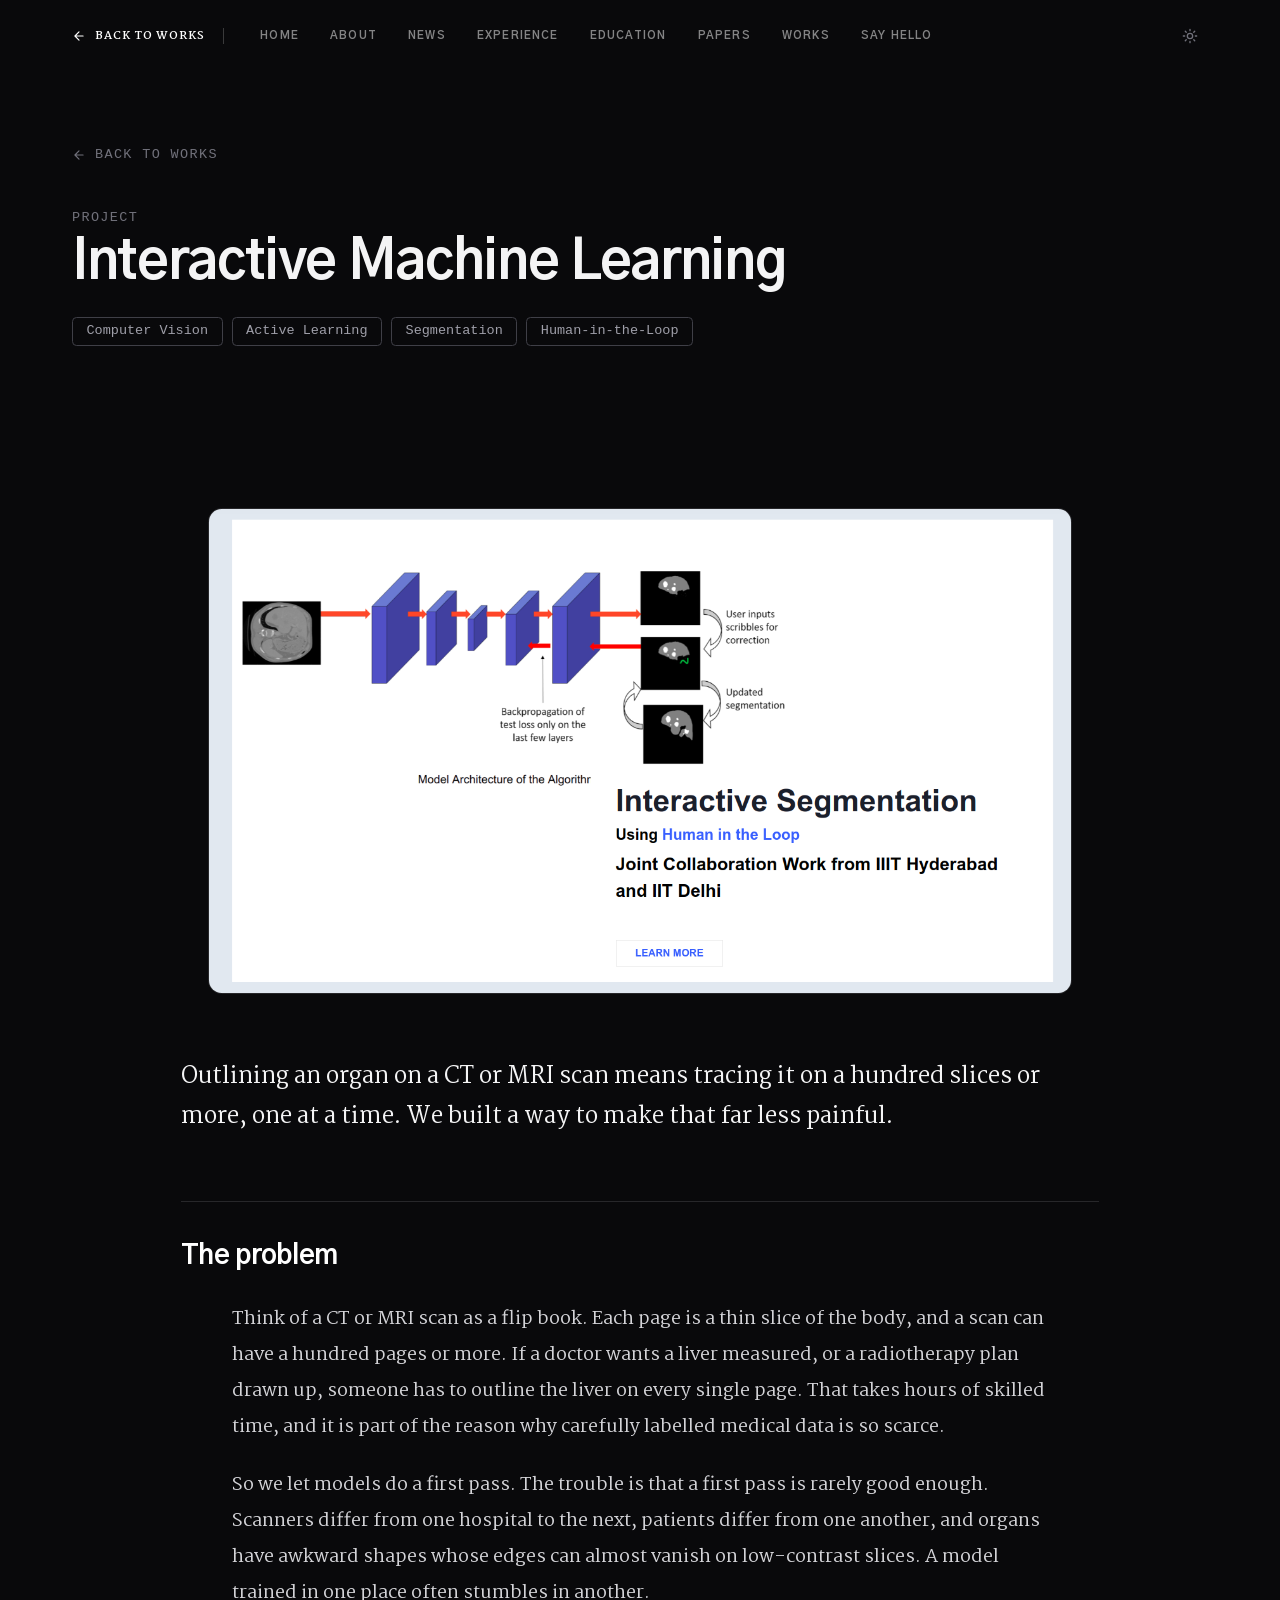
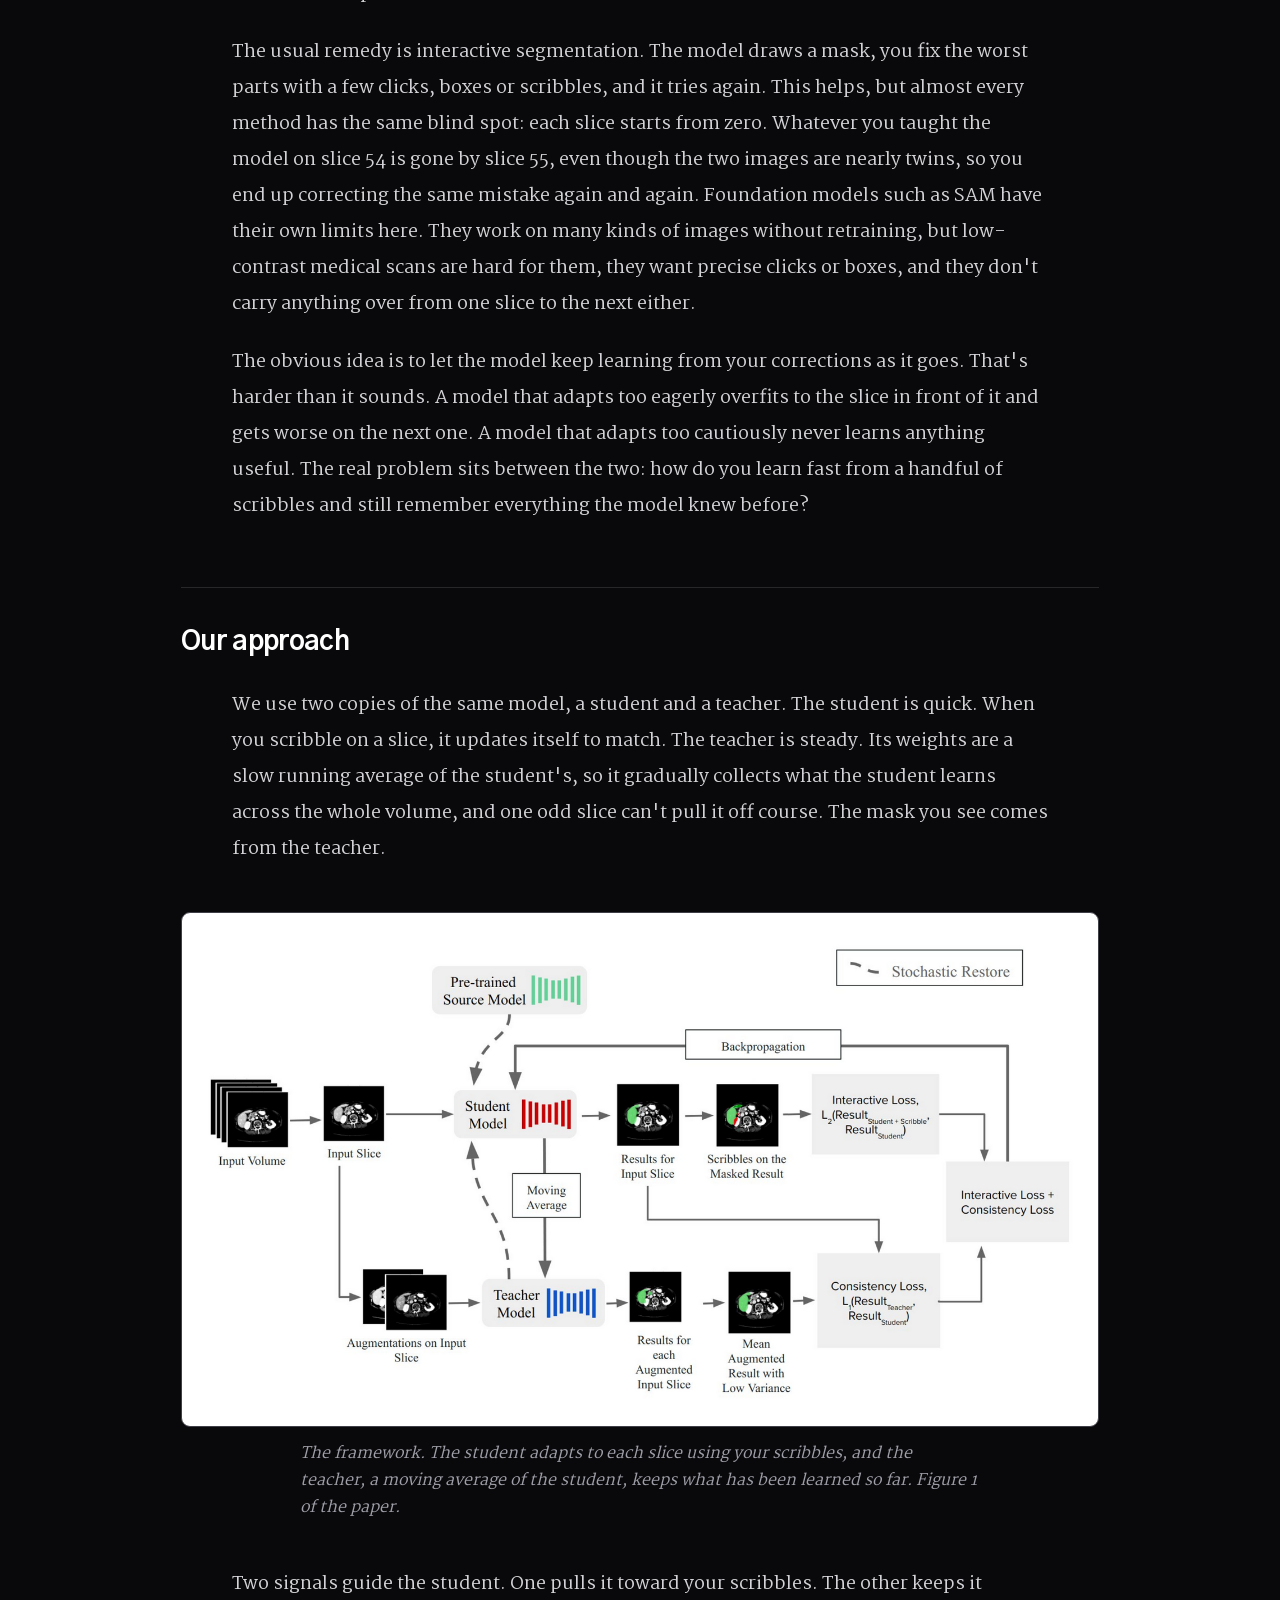
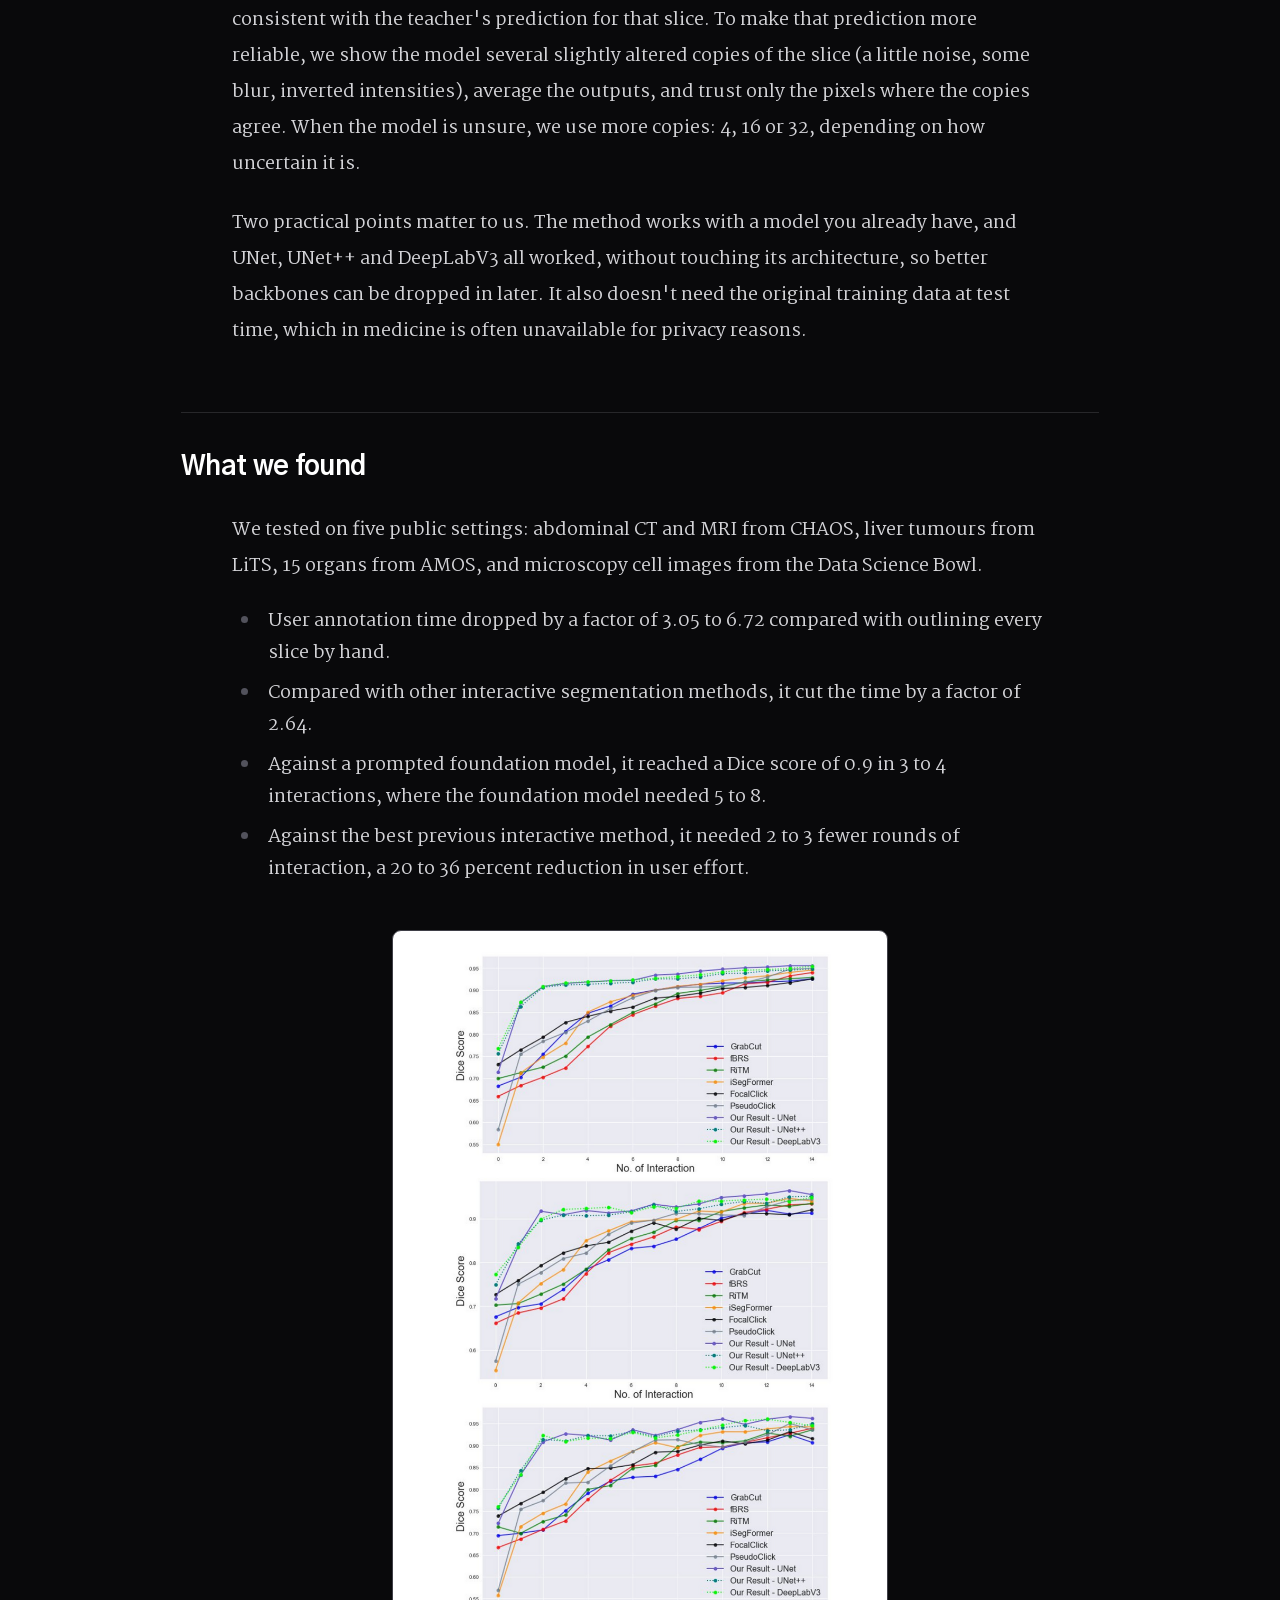
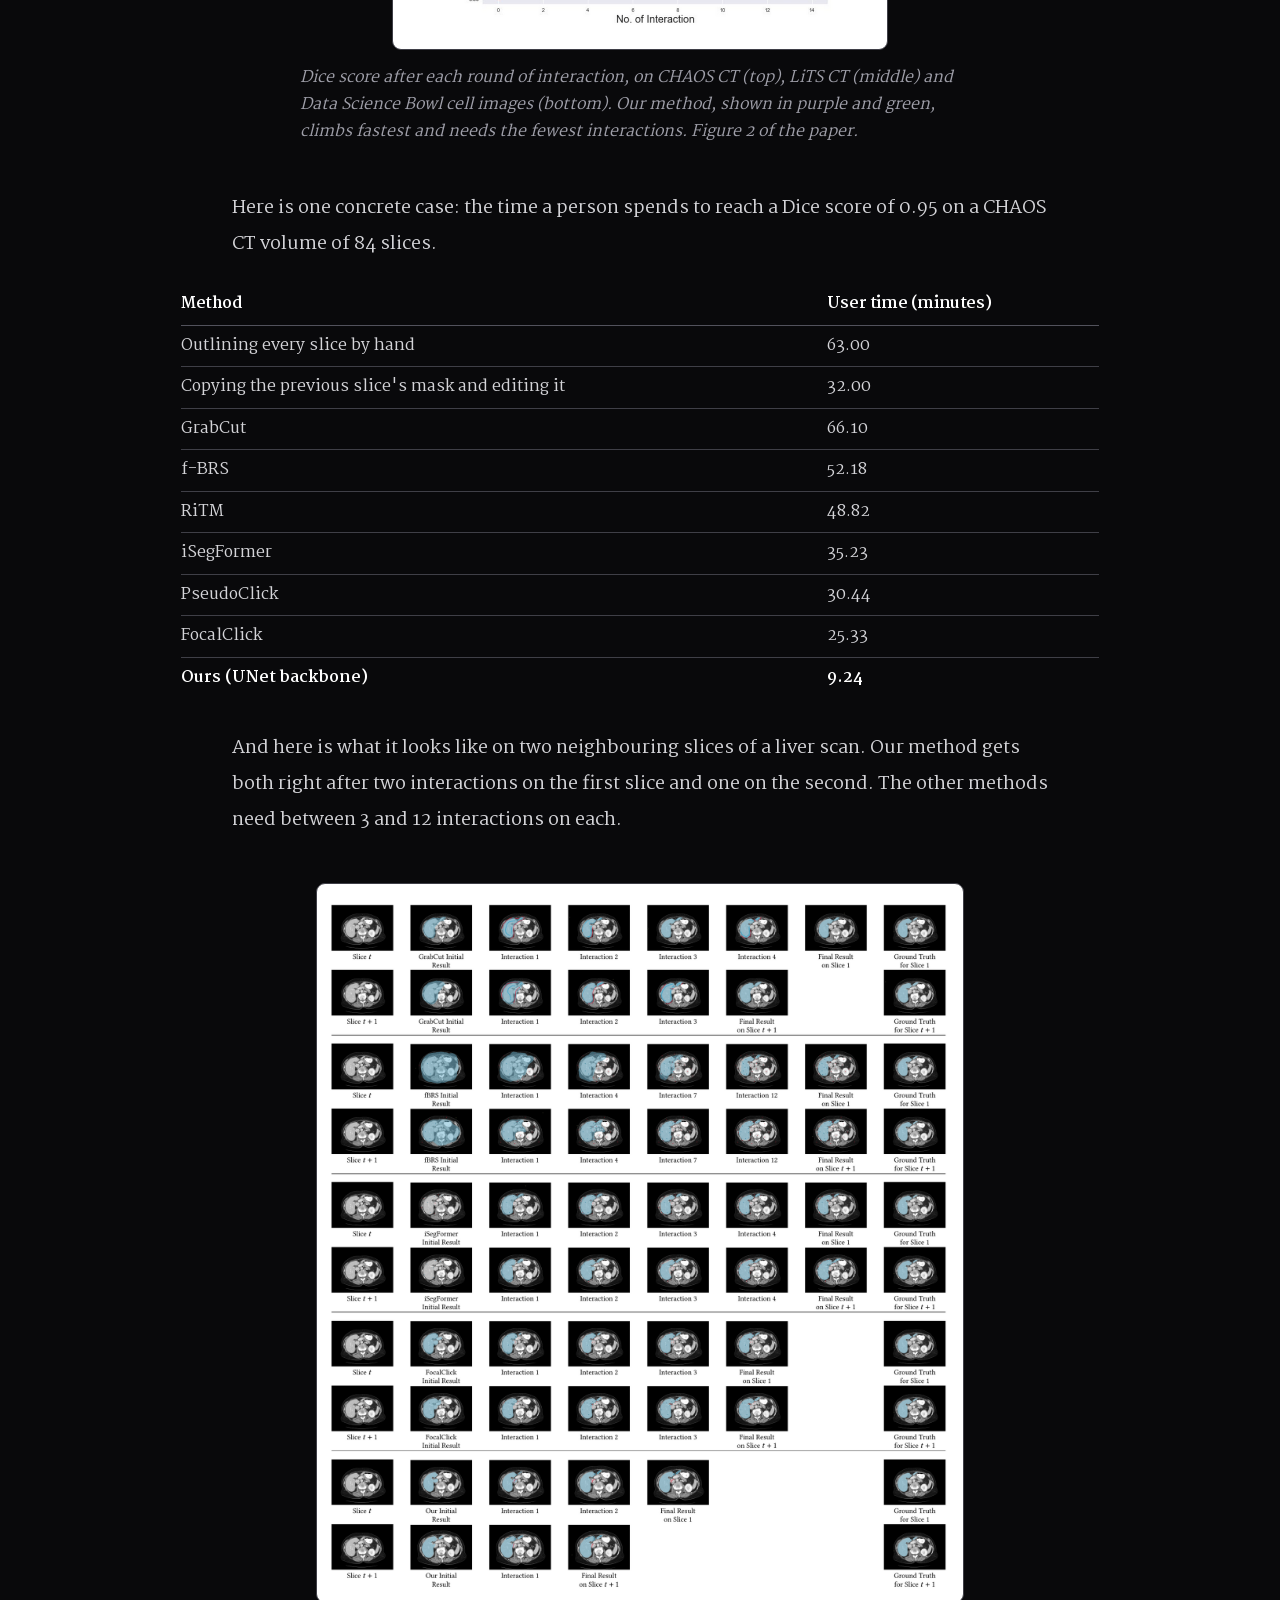
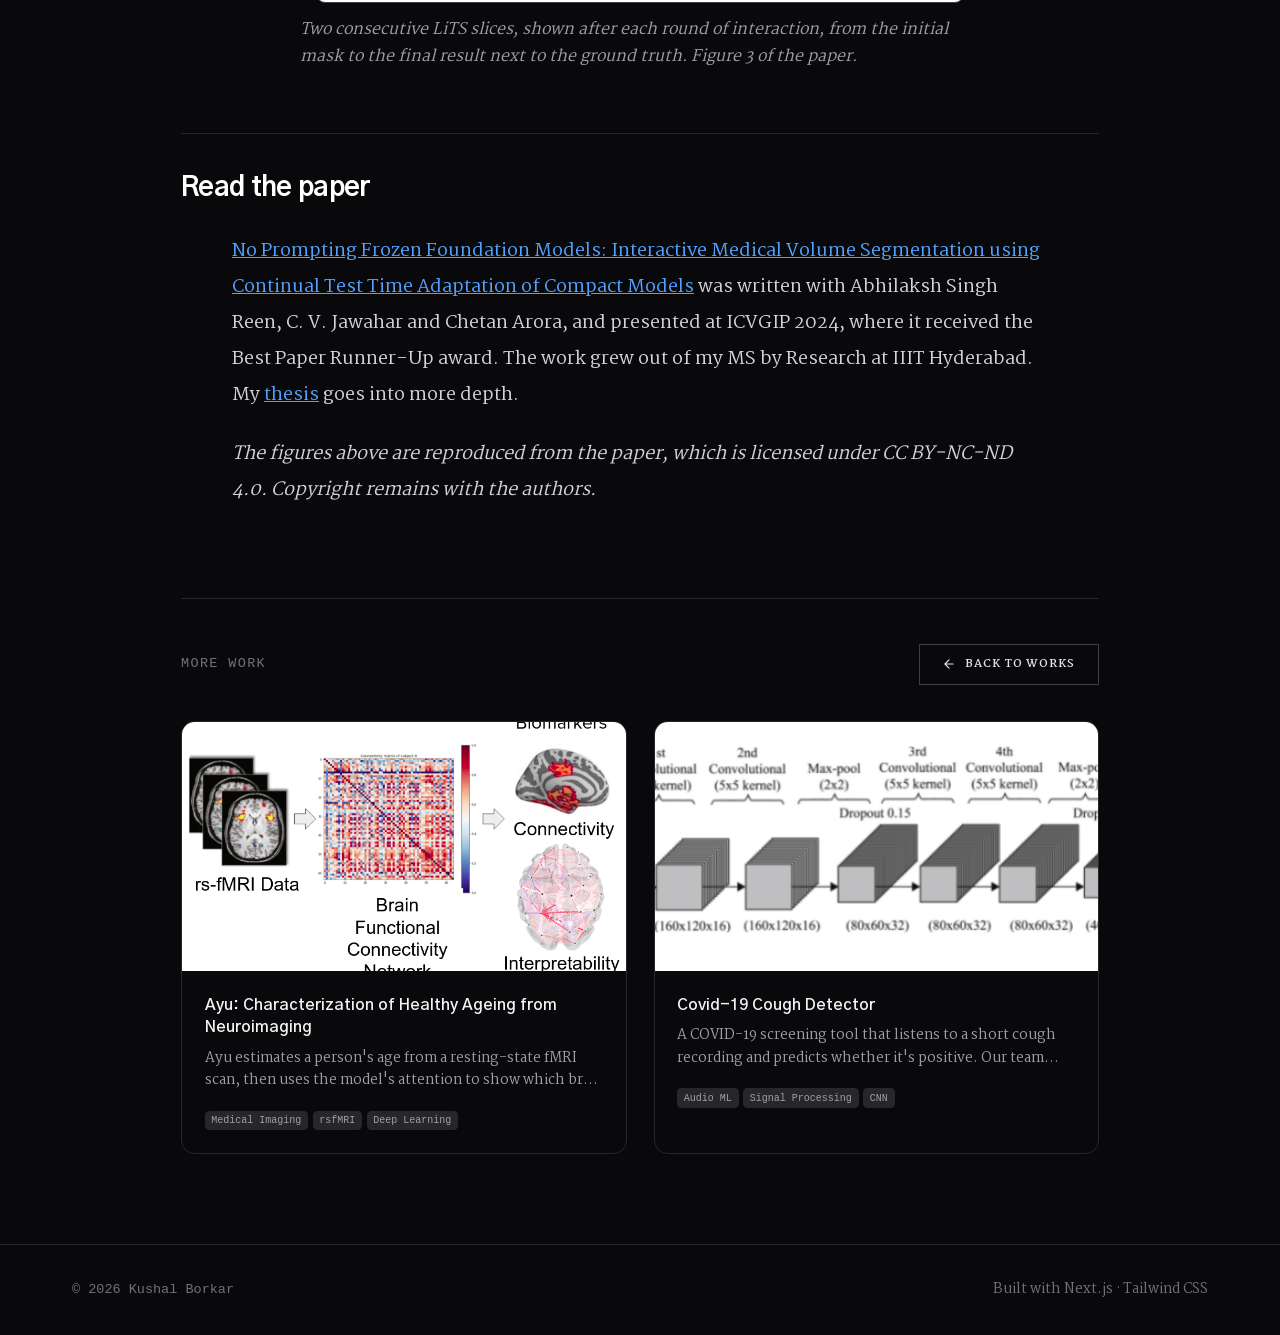
<file: projects/interactive-ml/index.html>
<!DOCTYPE html><html lang="en" data-scroll-behavior="smooth" class="o5gY5W_variable _2cJu6a_variable xyB6bG_variable NWWhjG_variable _767JYa_variable"><head><meta charSet="utf-8"/><meta name="viewport" content="width=device-width, initial-scale=1"/><link rel="preload" href="/_next/static/media/0164c08f5f6be23a-s.p.1ffan7vtfbcss.woff2" as="font" crossorigin="" type="font/woff2"/><link rel="preload" href="/_next/static/media/0256a4213a6898bf-s.p.035f856c_dv_m.woff2" as="font" crossorigin="" type="font/woff2"/><link rel="preload" href="/_next/static/media/02cff288975f1da3-s.p.1mu04k_pxtsy-.woff2" as="font" crossorigin="" type="font/woff2"/><link rel="preload" href="/_next/static/media/04c3ac8ae6e1b087-s.p.2q6vdk74r58e7.woff2" as="font" crossorigin="" type="font/woff2"/><link rel="preload" href="/_next/static/media/04f4c011dbaa0ba1-s.p.3gsd1977_0b4y.woff2" as="font" crossorigin="" type="font/woff2"/><link rel="preload" href="/_next/static/media/0507ffa3c08482bc-s.p.3pxpyf70g9ttu.woff2" as="font" crossorigin="" type="font/woff2"/><link rel="preload" href="/_next/static/media/0620860f8ce53587-s.p.1ltlcza9nhe05.woff2" as="font" crossorigin="" type="font/woff2"/><link rel="preload" href="/_next/static/media/065b0dc9facde461-s.p.1b4v-f4-6008d.woff2" as="font" crossorigin="" type="font/woff2"/><link rel="preload" href="/_next/static/media/08805d28ab941bec-s.p.42edt8w0qs4zb.woff2" as="font" crossorigin="" type="font/woff2"/><link rel="preload" href="/_next/static/media/08abb665d1410394-s.p.0q3lmoqhumx-_.woff2" as="font" crossorigin="" type="font/woff2"/><link rel="preload" href="/_next/static/media/08f2c000d1fc4a7d-s.p.2kac-s1v3nagr.woff2" as="font" crossorigin="" type="font/woff2"/><link rel="preload" href="/_next/static/media/0aa78eb45f86c4a8-s.p.379j2ojk5cygw.woff2" as="font" crossorigin="" type="font/woff2"/><link rel="preload" href="/_next/static/media/0ab9e61f9bd3bed3-s.p.22ca2c788_h0u.woff2" as="font" crossorigin="" type="font/woff2"/><link rel="preload" href="/_next/static/media/0b9ca14ee177052b-s.p.1cztbul8l_u3r.woff2" as="font" crossorigin="" type="font/woff2"/><link rel="preload" href="/_next/static/media/0bf3cb71732d5572-s.p.0auhc0qyu4r-7.woff2" as="font" crossorigin="" type="font/woff2"/><link rel="preload" href="/_next/static/media/0d56206ae9a18c72-s.p.1ozfd-uapzahy.woff2" as="font" crossorigin="" type="font/woff2"/><link rel="preload" href="/_next/static/media/0da4082525435d8b-s.p.2movzxzg-9i9b.woff2" as="font" crossorigin="" type="font/woff2"/><link rel="preload" href="/_next/static/media/0f3a6f3da520b6b1-s.p.41p4l-hu_3lsz.woff2" as="font" crossorigin="" type="font/woff2"/><link rel="preload" href="/_next/static/media/1051804fac50680b-s.p.2-6rhihb7m155.woff2" as="font" crossorigin="" type="font/woff2"/><link rel="preload" href="/_next/static/media/11b9716735bb5501-s.p.2o-55eettd72q.woff2" as="font" crossorigin="" type="font/woff2"/><link rel="preload" href="/_next/static/media/120a582ae86e195a-s.p.0m455oru9a3ya.woff2" as="font" crossorigin="" type="font/woff2"/><link rel="preload" href="/_next/static/media/12a20b8d34bb25f2-s.p.25rr7ujwp6bj5.woff2" as="font" crossorigin="" type="font/woff2"/><link rel="preload" href="/_next/static/media/1468195fa48977d6-s.p.2liyuhe-1tfrt.woff2" as="font" crossorigin="" type="font/woff2"/><link rel="preload" href="/_next/static/media/1494c04dcbae4c17-s.p.0gwzhhv72uwnv.woff2" as="font" crossorigin="" type="font/woff2"/><link rel="preload" href="/_next/static/media/14a7cd5b9aee9d6c-s.p.2_uh0g9qo39je.woff2" as="font" crossorigin="" type="font/woff2"/><link rel="preload" href="/_next/static/media/150e832e26162488-s.p.368xnxvg--e33.woff2" as="font" crossorigin="" type="font/woff2"/><link rel="preload" href="/_next/static/media/157bde8cc06d1baf-s.p.1qn0f5tkjwygd.woff2" as="font" crossorigin="" type="font/woff2"/><link rel="preload" href="/_next/static/media/160e5da04f9ced67-s.p.1q81zal3dtiue.woff2" as="font" crossorigin="" type="font/woff2"/><link rel="preload" href="/_next/static/media/164cc7a4dcf82501-s.p.2kt06i3ad-h0i.woff2" as="font" crossorigin="" type="font/woff2"/><link rel="preload" href="/_next/static/media/16a553a55f1a6fef-s.p.0awcxoitwbgkz.woff2" as="font" crossorigin="" type="font/woff2"/><link rel="preload" href="/_next/static/media/16e6d4321273f4c4-s.p.2fqm9lp1tq7yx.woff2" as="font" crossorigin="" type="font/woff2"/><link rel="preload" href="/_next/static/media/183b617aec7b7d6e-s.p.299101t1e9fu-.woff2" as="font" crossorigin="" type="font/woff2"/><link rel="preload" href="/_next/static/media/1875e26f25468ceb-s.p.2xnujqp7p7_1u.woff2" as="font" crossorigin="" type="font/woff2"/><link rel="preload" href="/_next/static/media/1958a6abc91dcd68-s.p.3845-4-dxtg04.woff2" as="font" crossorigin="" type="font/woff2"/><link rel="preload" href="/_next/static/media/1a852eaa7183b2ce-s.p.3dtu_t_73lrjq.woff2" as="font" crossorigin="" type="font/woff2"/><link rel="preload" href="/_next/static/media/1af08d40c1d742d8-s.p.1dgchn-h9nsq6.woff2" as="font" crossorigin="" type="font/woff2"/><link rel="preload" href="/_next/static/media/1b673539b1247acc-s.p.0mbmg0qhqlmw8.woff2" as="font" crossorigin="" type="font/woff2"/><link rel="preload" href="/_next/static/media/1b67836f53b1374e-s.p.167rq50u1wvh7.woff2" as="font" crossorigin="" type="font/woff2"/><link rel="preload" href="/_next/static/media/1bf6dc1f85719f43-s.p.0cdkqzwlq_9et.woff2" as="font" crossorigin="" type="font/woff2"/><link rel="preload" href="/_next/static/media/1cc0bbbdd992db55-s.p.3z2ge2lbd6axm.woff2" as="font" crossorigin="" type="font/woff2"/><link rel="preload" href="/_next/static/media/1d89d49d99be7dc5-s.p.23cz0ivqhvmf1.woff2" as="font" crossorigin="" type="font/woff2"/><link rel="preload" href="/_next/static/media/1e4db682c4a380a2-s.p.1u3khs7pp9o0s.woff2" as="font" crossorigin="" type="font/woff2"/><link rel="preload" href="/_next/static/media/1ed7755b8ef89ddf-s.p.3lrme2f1gt_l0.woff2" as="font" crossorigin="" type="font/woff2"/><link rel="preload" href="/_next/static/media/1f581e16d96321c5-s.p.44a-pdh5g11rn.woff2" as="font" crossorigin="" type="font/woff2"/><link rel="preload" href="/_next/static/media/2034308a0fb7cda1-s.p.13pze9dta47pa.woff2" as="font" crossorigin="" type="font/woff2"/><link rel="preload" href="/_next/static/media/2046e572654b2c3e-s.p.3an1qksjurv0d.woff2" as="font" crossorigin="" type="font/woff2"/><link rel="preload" href="/_next/static/media/2167f6b663a83b05-s.p.44q-1o9k5vvt6.woff2" as="font" crossorigin="" type="font/woff2"/><link rel="preload" href="/_next/static/media/2247071e563866ea-s.p.42e1stmu_tj8_.woff2" as="font" crossorigin="" type="font/woff2"/><link rel="preload" href="/_next/static/media/2250d7168aaf351c-s.p.0cmby--dq46g_.woff2" as="font" crossorigin="" type="font/woff2"/><link rel="preload" href="/_next/static/media/22f7801927fd4ff8-s.p.1hne-nfjfv3fu.woff2" as="font" crossorigin="" type="font/woff2"/><link rel="preload" href="/_next/static/media/237d6cac56e6c7cd-s.p.3zu6wlzxofr5l.woff2" as="font" crossorigin="" type="font/woff2"/><link rel="preload" href="/_next/static/media/238a012403ca03a0-s.p.1rbfv_w0eivtb.woff2" as="font" crossorigin="" type="font/woff2"/><link rel="preload" href="/_next/static/media/23e44a8b241ec52e-s.p.3lncyzlkz5a-a.woff2" as="font" crossorigin="" type="font/woff2"/><link rel="preload" href="/_next/static/media/24c9c654c261cc51-s.p.0vrlz83hnk9ar.woff2" as="font" crossorigin="" type="font/woff2"/><link rel="preload" href="/_next/static/media/25187b368478b4a4-s.p.3j58g6htu2lpv.woff2" as="font" crossorigin="" type="font/woff2"/><link rel="preload" href="/_next/static/media/255b196fa7426710-s.p.2tmty-383fqs8.woff2" as="font" crossorigin="" type="font/woff2"/><link rel="preload" href="/_next/static/media/25921c0751eb95ce-s.p.1ofxvl_xaso3p.woff2" as="font" crossorigin="" type="font/woff2"/><link rel="preload" href="/_next/static/media/2712d22bf36bcc0c-s.p.2vd1y0q8j4ogf.woff2" as="font" crossorigin="" type="font/woff2"/><link rel="preload" href="/_next/static/media/271381ccd73d267e-s.p.2sn1q4r654gls.woff2" as="font" crossorigin="" type="font/woff2"/><link rel="preload" href="/_next/static/media/27ed90c120b64406-s.p.040u3c84p6-m0.woff2" as="font" crossorigin="" type="font/woff2"/><link rel="preload" href="/_next/static/media/28bf27794ac4bff2-s.p.2hl20_82fukzl.woff2" as="font" crossorigin="" type="font/woff2"/><link rel="preload" href="/_next/static/media/294d678ec70f1d92-s.p.166x3qj6-t5hj.woff2" as="font" crossorigin="" type="font/woff2"/><link rel="preload" href="/_next/static/media/2b02551462e39cd8-s.p.01w75t0w-o-lg.woff2" as="font" crossorigin="" type="font/woff2"/><link rel="preload" href="/_next/static/media/2b81eeca71e9850c-s.p.3vm0tq4e-zz_5.woff2" as="font" crossorigin="" type="font/woff2"/><link rel="preload" href="/_next/static/media/2c5db532641ce8d5-s.p.2ihs5t9ybp5bl.woff2" as="font" crossorigin="" type="font/woff2"/><link rel="preload" href="/_next/static/media/2caae2590f6f7380-s.p.3iuiyid8nug4a.woff2" as="font" crossorigin="" type="font/woff2"/><link rel="preload" href="/_next/static/media/2cf45621b13a54ae-s.p.18yf31tsas2mv.woff2" as="font" crossorigin="" type="font/woff2"/><link rel="preload" href="/_next/static/media/2e8ff78ff2b18fe1-s.p.3s2t90j8y1pif.woff2" as="font" crossorigin="" type="font/woff2"/><link rel="preload" href="/_next/static/media/2fbbede13482e3c1-s.p.1od2orc7v8tge.woff2" as="font" crossorigin="" type="font/woff2"/><link rel="preload" href="/_next/static/media/2fc277bd34ab5ad8-s.p.0-2u4xw7q3l95.woff2" as="font" crossorigin="" type="font/woff2"/><link rel="preload" href="/_next/static/media/2fc42b6ec963293d-s.p.1-f6okoe15qwy.woff2" as="font" crossorigin="" type="font/woff2"/><link rel="preload" href="/_next/static/media/2fca631f4e872ad4-s.p.0l_qkzh8_j7kk.woff2" as="font" crossorigin="" type="font/woff2"/><link rel="preload" href="/_next/static/media/301c24fdd55edf3c-s.p.1bdi1_6_b-v4f.woff2" as="font" crossorigin="" type="font/woff2"/><link rel="preload" href="/_next/static/media/30946bea6fc8acf8-s.p.1-zm0a45q1-j6.woff2" as="font" crossorigin="" type="font/woff2"/><link rel="preload" href="/_next/static/media/309e04ed6d1cd80b-s.p.3cigzne38kmw9.woff2" as="font" crossorigin="" type="font/woff2"/><link rel="preload" href="/_next/static/media/325959bf75bb80e6-s.p.1hbm3sxnfn86y.woff2" as="font" crossorigin="" type="font/woff2"/><link rel="preload" href="/_next/static/media/328bdd12af02ea1f-s.p.1ldzu8zsaear6.woff2" as="font" crossorigin="" type="font/woff2"/><link rel="preload" href="/_next/static/media/32db778b60ed7d79-s.p.3yypl3fv4jix8.woff2" as="font" crossorigin="" type="font/woff2"/><link rel="preload" href="/_next/static/media/334720374a67ad66-s.p.299yda-9iasks.woff2" as="font" crossorigin="" type="font/woff2"/><link rel="preload" href="/_next/static/media/336a4eb8437d7549-s.p.0rjli5bg1kzsa.woff2" as="font" crossorigin="" type="font/woff2"/><link rel="preload" href="/_next/static/media/337cc0faf65d6480-s.p.1_521i9cd619p.woff2" as="font" crossorigin="" type="font/woff2"/><link rel="preload" href="/_next/static/media/355e85378c30e860-s.p.2mp93e2_y4ix7.woff2" as="font" crossorigin="" type="font/woff2"/><link rel="preload" href="/_next/static/media/35846c02e8fb065e-s.p.2bo3wjtzrmcgo.woff2" as="font" crossorigin="" type="font/woff2"/><link rel="preload" href="/_next/static/media/35af6bca696c3271-s.p.269dfgdiyucqp.woff2" as="font" crossorigin="" type="font/woff2"/><link rel="preload" href="/_next/static/media/3695f559d6cb9f26-s.p.0ze4nen3iyofm.woff2" as="font" crossorigin="" type="font/woff2"/><link rel="preload" href="/_next/static/media/36fa5ad54b399bf1-s.p.30rq7lhp2sbk1.woff2" as="font" crossorigin="" type="font/woff2"/><link rel="preload" href="/_next/static/media/37118adc619b7803-s.p.3kq6k02b2ysv1.woff2" as="font" crossorigin="" type="font/woff2"/><link rel="preload" href="/_next/static/media/37b053f26de2f760-s.p.3hpvy1tujcwur.woff2" as="font" crossorigin="" type="font/woff2"/><link rel="preload" href="/_next/static/media/389104fe4acee04e-s.p.0l292j_24-us-.woff2" as="font" crossorigin="" type="font/woff2"/><link rel="preload" href="/_next/static/media/393c63b5e6e49cff-s.p.1q-s11_h_yw5s.woff2" as="font" crossorigin="" type="font/woff2"/><link rel="preload" href="/_next/static/media/39918a5df23c3ed7-s.p.3l40cq1zkzrnx.woff2" as="font" crossorigin="" type="font/woff2"/><link rel="preload" href="/_next/static/media/39defd0bdb74c9ba-s.p.0pghzxiz86xvd.woff2" as="font" crossorigin="" type="font/woff2"/><link rel="preload" href="/_next/static/media/3ae214d971c27103-s.p.1a0j1knd71j27.woff2" as="font" crossorigin="" type="font/woff2"/><link rel="preload" href="/_next/static/media/3ae5ff5e83635950-s.p.3s8puncuiug-b.woff2" as="font" crossorigin="" type="font/woff2"/><link rel="preload" href="/_next/static/media/3badd9ea1ee4b554-s.p.2yvkaxhzcv882.woff2" as="font" crossorigin="" type="font/woff2"/><link rel="preload" href="/_next/static/media/3eb598bb24fc20cf-s.p.390qty30ivzdq.woff2" as="font" crossorigin="" type="font/woff2"/><link rel="preload" href="/_next/static/media/3fa6235fbeba2354-s.p.2iz0uyhevketi.woff2" as="font" crossorigin="" type="font/woff2"/><link rel="preload" href="/_next/static/media/40091ffd5518e6ce-s.p.0-w4zl7snnwtp.woff2" as="font" crossorigin="" type="font/woff2"/><link rel="preload" href="/_next/static/media/4259e56d25443f06-s.p.34rf4fmejt1a0.woff2" as="font" crossorigin="" type="font/woff2"/><link rel="preload" href="/_next/static/media/42f1454342972b85-s.p.2z8rml7o3pj03.woff2" as="font" crossorigin="" type="font/woff2"/><link rel="preload" href="/_next/static/media/42f4fdcd35537d88-s.p.3zv_ddeg_d-p2.woff2" as="font" crossorigin="" type="font/woff2"/><link rel="preload" href="/_next/static/media/449f265936fa4a23-s.p.3__3s97xpid82.woff2" as="font" crossorigin="" type="font/woff2"/><link rel="preload" href="/_next/static/media/44edf3c8c5eee846-s.p.3kc6yhj_fsp8f.woff2" as="font" crossorigin="" type="font/woff2"/><link rel="preload" href="/_next/static/media/473defc5891071c3-s.p.06a62p3dq7saq.woff2" as="font" crossorigin="" type="font/woff2"/><link rel="preload" href="/_next/static/media/47aad7543a9d73e3-s.p.2usfjw_8feb3l.woff2" as="font" crossorigin="" type="font/woff2"/><link rel="preload" href="/_next/static/media/47b8f67f615dd61b-s.p.3wglzs4at64v8.woff2" as="font" crossorigin="" type="font/woff2"/><link rel="preload" href="/_next/static/media/494a3b8968ea103e-s.p.15omxndhl5m-5.woff2" as="font" crossorigin="" type="font/woff2"/><link rel="preload" href="/_next/static/media/4b0f4797f0131a8a-s.p.454epn8z4uv5r.woff2" as="font" crossorigin="" type="font/woff2"/><link rel="preload" href="/_next/static/media/4c07021bf658ac99-s.p.2wrxve994xt3-.woff2" as="font" crossorigin="" type="font/woff2"/><link rel="preload" href="/_next/static/media/4c6b8f326d969f31-s.p.38vkdusmmpqvb.woff2" as="font" crossorigin="" type="font/woff2"/><link rel="preload" href="/_next/static/media/4cbdbabf8914bc9f-s.p.17vvrjdg3iz14.woff2" as="font" crossorigin="" type="font/woff2"/><link rel="preload" href="/_next/static/media/4e5ae09c23110bc7-s.p.43x029v0u8wh6.woff2" as="font" crossorigin="" type="font/woff2"/><link rel="preload" href="/_next/static/media/4e65170d9a4c229f-s.p.05s785jgl1ffv.woff2" as="font" crossorigin="" type="font/woff2"/><link rel="preload" href="/_next/static/media/4ee6b20c6e947d74-s.p.1wn4hcb626a7-.woff2" as="font" crossorigin="" type="font/woff2"/><link rel="preload" href="/_next/static/media/502377c6b8cfe151-s.p.1yshsun5tqqrg.woff2" as="font" crossorigin="" type="font/woff2"/><link rel="preload" href="/_next/static/media/518998bab59ab1fa-s.p.0nub2amtnr4-y.woff2" as="font" crossorigin="" type="font/woff2"/><link rel="preload" href="/_next/static/media/5246968a9f3689f5-s.p.3i6ygp42iu8yn.woff2" as="font" crossorigin="" type="font/woff2"/><link rel="preload" href="/_next/static/media/55fbf44e247ccb58-s.p.31lj1rjuxjeqv.woff2" as="font" crossorigin="" type="font/woff2"/><link rel="preload" href="/_next/static/media/59105676526bed18-s.p.0epgpneyethj9.woff2" as="font" crossorigin="" type="font/woff2"/><link rel="preload" href="/_next/static/media/591a8e16b0b08c84-s.p.0o3myd8-ap5jj.woff2" as="font" crossorigin="" type="font/woff2"/><link rel="preload" href="/_next/static/media/59fa77f45a261fba-s.p.179w9ha6ej2-e.woff2" as="font" crossorigin="" type="font/woff2"/><link rel="preload" href="/_next/static/media/5a11a0b81707e7a0-s.p.0j78ehr4dnw5p.woff2" as="font" crossorigin="" type="font/woff2"/><link rel="preload" href="/_next/static/media/5aca8f123b2a23fc-s.p.356jevg3ckuum.woff2" as="font" crossorigin="" type="font/woff2"/><link rel="preload" href="/_next/static/media/5ad38176e3bd0525-s.p.11hg707llgput.woff2" as="font" crossorigin="" type="font/woff2"/><link rel="preload" href="/_next/static/media/5e1c94ad3ca05a1b-s.p.196o-h3_ca1_x.woff2" as="font" crossorigin="" type="font/woff2"/><link rel="preload" href="/_next/static/media/5e95bc19a14742a1-s.p.32le8g9zyo51f.woff2" as="font" crossorigin="" type="font/woff2"/><link rel="preload" href="/_next/static/media/5f1a5d28b22638ff-s.p.11z6uwymileiv.woff2" as="font" crossorigin="" type="font/woff2"/><link rel="preload" href="/_next/static/media/5f3fa9f3c13b5516-s.p.3o6n-yoqv_tdg.woff2" as="font" crossorigin="" type="font/woff2"/><link rel="preload" href="/_next/static/media/60aa422acd986088-s.p.2n_jhx4dhs_70.woff2" as="font" crossorigin="" type="font/woff2"/><link rel="preload" href="/_next/static/media/60bc2cbfe0bd3ebf-s.p.18bh4r_x5klj-.woff2" as="font" crossorigin="" type="font/woff2"/><link rel="preload" href="/_next/static/media/60d17a429a7733e4-s.p.23q-udy0xkuo7.woff2" as="font" crossorigin="" type="font/woff2"/><link rel="preload" href="/_next/static/media/617adcd999acb3df-s.p.34agkbst6_qtl.woff2" as="font" crossorigin="" type="font/woff2"/><link rel="preload" href="/_next/static/media/61ce8b9618301ad9-s.p.2r8ejj65sx4cn.woff2" as="font" crossorigin="" type="font/woff2"/><link rel="preload" href="/_next/static/media/61e5594c57475b61-s.p.2p9x0prux2vws.woff2" as="font" crossorigin="" type="font/woff2"/><link rel="preload" href="/_next/static/media/6242c1ddc914ac88-s.p.065c-i_xfrxp_.woff2" as="font" crossorigin="" type="font/woff2"/><link rel="preload" href="/_next/static/media/62b4172c4fcb5510-s.p.038td6acmieny.woff2" as="font" crossorigin="" type="font/woff2"/><link rel="preload" href="/_next/static/media/63cbed774c0054b4-s.p.14rjw3u_i2t5f.woff2" as="font" crossorigin="" type="font/woff2"/><link rel="preload" href="/_next/static/media/648153aa438c50b4-s.p.0b6sd6y2sj5sb.woff2" as="font" crossorigin="" type="font/woff2"/><link rel="preload" href="/_next/static/media/65be57e370eb9b6a-s.p.3q0ea-42a_lxb.woff2" as="font" crossorigin="" type="font/woff2"/><link rel="preload" href="/_next/static/media/66077bf0061d1bd5-s.p.3ipp0fpgdyu_n.woff2" as="font" crossorigin="" type="font/woff2"/><link rel="preload" href="/_next/static/media/664c632b8d5ec25f-s.p.2bw06ewke5b03.woff2" as="font" crossorigin="" type="font/woff2"/><link rel="preload" href="/_next/static/media/666bcc374c03d84a-s.p.0ap9f70fx6w7p.woff2" as="font" crossorigin="" type="font/woff2"/><link rel="preload" href="/_next/static/media/6799322157f1eea6-s.p.3b8v5_xsx2jvc.woff2" as="font" crossorigin="" type="font/woff2"/><link rel="preload" href="/_next/static/media/67b04bfa7f77313b-s.p.250_e0rpz0u53.woff2" as="font" crossorigin="" type="font/woff2"/><link rel="preload" href="/_next/static/media/67fb3550b5cbade2-s.p.09vg4uqpraa-q.woff2" as="font" crossorigin="" type="font/woff2"/><link rel="preload" href="/_next/static/media/694760b2be1aff08-s.p.14jlzv90j2v3c.woff2" as="font" crossorigin="" type="font/woff2"/><link rel="preload" href="/_next/static/media/6a60e49cfe64b38e-s.p.2806ojm-_3hq-.woff2" as="font" crossorigin="" type="font/woff2"/><link rel="preload" href="/_next/static/media/6b2c91f49093f78e-s.p.31o1t1f3hgnk8.woff2" as="font" crossorigin="" type="font/woff2"/><link rel="preload" href="/_next/static/media/6c8e0a6306f183b4-s.p.42i50h1xao3r8.woff2" as="font" crossorigin="" type="font/woff2"/><link rel="preload" href="/_next/static/media/6e21b5d60bea8155-s.p.1egvk88i1e9nx.woff2" as="font" crossorigin="" type="font/woff2"/><link rel="preload" href="/_next/static/media/6eb6e899fa02cea5-s.p.3jvhju4xsqs2f.woff2" as="font" crossorigin="" type="font/woff2"/><link rel="preload" href="/_next/static/media/702106fa08cfb74e-s.p.1iap2soi8s-8q.woff2" as="font" crossorigin="" type="font/woff2"/><link rel="preload" href="/_next/static/media/70396af8a698ca99-s.p.00h7tufdeuo06.woff2" as="font" crossorigin="" type="font/woff2"/><link rel="preload" href="/_next/static/media/7040ee3b76728e03-s.p.3jqsu1oeb8npr.woff2" as="font" crossorigin="" type="font/woff2"/><link rel="preload" href="/_next/static/media/715cf18a48b08ef5-s.p.2t2uj0_e19xyh.woff2" as="font" crossorigin="" type="font/woff2"/><link rel="preload" href="/_next/static/media/725b58c90e4370e7-s.p.30d52ssrs7rp7.woff2" as="font" crossorigin="" type="font/woff2"/><link rel="preload" href="/_next/static/media/731adc3e038dffee-s.p.0hcnh_iqxxeao.woff2" as="font" crossorigin="" type="font/woff2"/><link rel="preload" href="/_next/static/media/739216e819d6f62a-s.p.3b9ye1wxpoymk.woff2" as="font" crossorigin="" type="font/woff2"/><link rel="preload" href="/_next/static/media/74a4bae5a3412d08-s.p.33f1atbjw0dc0.woff2" as="font" crossorigin="" type="font/woff2"/><link rel="preload" href="/_next/static/media/75aa29c44b5d7354-s.p.0tj04dcljmtje.woff2" as="font" crossorigin="" type="font/woff2"/><link rel="preload" href="/_next/static/media/763df0e116cd2414-s.p.3lqco8egyeq5t.woff2" as="font" crossorigin="" type="font/woff2"/><link rel="preload" href="/_next/static/media/76c91d654abd79b9-s.p.0u5gsk7z0nilv.woff2" as="font" crossorigin="" type="font/woff2"/><link rel="preload" href="/_next/static/media/76ce9bac5cb955a5-s.p.2tkor307idfof.woff2" as="font" crossorigin="" type="font/woff2"/><link rel="preload" href="/_next/static/media/772bb26889b5bd0d-s.p.2oqzge54uy-8y.woff2" as="font" crossorigin="" type="font/woff2"/><link rel="preload" href="/_next/static/media/796e099420c546ea-s.p.1yydx59n4_run.woff2" as="font" crossorigin="" type="font/woff2"/><link rel="preload" href="/_next/static/media/7a5a31f110afaf66-s.p.3qb4cnjf444kn.woff2" as="font" crossorigin="" type="font/woff2"/><link rel="preload" href="/_next/static/media/7a926440eb56de30-s.p.08o-0wup8oxob.woff2" as="font" crossorigin="" type="font/woff2"/><link rel="preload" href="/_next/static/media/7afd07dc53b39aa8-s.p.139mlgzy719ya.woff2" as="font" crossorigin="" type="font/woff2"/><link rel="preload" href="/_next/static/media/7b74a610fcae7f8c-s.p.2yawxdacr1-7m.woff2" as="font" crossorigin="" type="font/woff2"/><link rel="preload" href="/_next/static/media/7c06ea4248cbcec6-s.p.2dtwiff_o4tyo.woff2" as="font" crossorigin="" type="font/woff2"/><link rel="preload" href="/_next/static/media/7c3e36f6bf85f171-s.p.2dla-lw-o6lpd.woff2" as="font" crossorigin="" type="font/woff2"/><link rel="preload" href="/_next/static/media/7ca0929f30a12612-s.p.0i0_dcqxep_5m.woff2" as="font" crossorigin="" type="font/woff2"/><link rel="preload" href="/_next/static/media/7d5bf4f83957ffb0-s.p.1bph9079rs7b-.woff2" as="font" crossorigin="" type="font/woff2"/><link rel="preload" href="/_next/static/media/7d5e18e83c49b61e-s.p.0hj1owka83qdk.woff2" as="font" crossorigin="" type="font/woff2"/><link rel="preload" href="/_next/static/media/7db0fbd23447832b-s.p.1_paua2ycb1oa.woff2" as="font" crossorigin="" type="font/woff2"/><link rel="preload" href="/_next/static/media/7e7b3069149d41e2-s.p.2svgy5a01uzs0.woff2" as="font" crossorigin="" type="font/woff2"/><link rel="preload" href="/_next/static/media/7efb53386f0297b3-s.p.06k77_-12isrt.woff2" as="font" crossorigin="" type="font/woff2"/><link rel="preload" href="/_next/static/media/7f043a90e6e1dd0e-s.p.1a10lzubpqa3a.woff2" as="font" crossorigin="" type="font/woff2"/><link rel="preload" href="/_next/static/media/7ffcb31d7348126d-s.p.2j2ocroi3g7m2.woff2" as="font" crossorigin="" type="font/woff2"/><link rel="preload" href="/_next/static/media/815691578ab045b9-s.p.314r3lqma55gx.woff2" as="font" crossorigin="" type="font/woff2"/><link rel="preload" href="/_next/static/media/81d5a3e3566fc4a6-s.p.0s0vwlzgpwuwx.woff2" as="font" crossorigin="" type="font/woff2"/><link rel="preload" href="/_next/static/media/8205f624ae9faf09-s.p.22y0s4q8dqk46.woff2" as="font" crossorigin="" type="font/woff2"/><link rel="preload" href="/_next/static/media/820cb0ee34b0cebb-s.p.3fy5k2lgot3-n.woff2" as="font" crossorigin="" type="font/woff2"/><link rel="preload" href="/_next/static/media/829927b23fce211a-s.p.35unslk_jj9ik.woff2" as="font" crossorigin="" type="font/woff2"/><link rel="preload" href="/_next/static/media/8302b8175e7866b9-s.p.3tco5ca45e0fk.woff2" as="font" crossorigin="" type="font/woff2"/><link rel="preload" href="/_next/static/media/85ca56267d1f406c-s.p.1tppnbg326dhp.woff2" as="font" crossorigin="" type="font/woff2"/><link rel="preload" href="/_next/static/media/85ea62bf46b76756-s.p.377tw2up0fw03.woff2" as="font" crossorigin="" type="font/woff2"/><link rel="preload" href="/_next/static/media/86427974f9a6ef3c-s.p.0jwbpk57_fhve.woff2" as="font" crossorigin="" type="font/woff2"/><link rel="preload" href="/_next/static/media/86c6be1b2565d8e9-s.p.2bkcll0o9lua_.woff2" as="font" crossorigin="" type="font/woff2"/><link rel="preload" href="/_next/static/media/86c7591f3de71aea-s.p.1iiml32d_s521.woff2" as="font" crossorigin="" type="font/woff2"/><link rel="preload" href="/_next/static/media/8721560d5c35ca5c-s.p.0_rcwbxrks11b.woff2" as="font" crossorigin="" type="font/woff2"/><link rel="preload" href="/_next/static/media/87ccd2670595e7a8-s.p.3hhx89jw2ipkm.woff2" as="font" crossorigin="" type="font/woff2"/><link rel="preload" href="/_next/static/media/87dd327745a68921-s.p.3x1urme5bi48t.woff2" as="font" crossorigin="" type="font/woff2"/><link rel="preload" href="/_next/static/media/89748acc2c508e2d-s.p.00yiz4k5qco3n.woff2" as="font" crossorigin="" type="font/woff2"/><link rel="preload" href="/_next/static/media/897d6565f07ee38c-s.p.023d7ow_zpp2x.woff2" as="font" crossorigin="" type="font/woff2"/><link rel="preload" href="/_next/static/media/89d113502175b485-s.p.392v_yzjneljb.woff2" as="font" crossorigin="" type="font/woff2"/><link rel="preload" href="/_next/static/media/8b01681055ba2370-s.p.3s3bfatc-rph_.woff2" as="font" crossorigin="" type="font/woff2"/><link rel="preload" href="/_next/static/media/8cdeea0ec8cea100-s.p.2myjf1556qpv-.woff2" as="font" crossorigin="" type="font/woff2"/><link rel="preload" href="/_next/static/media/8d990858f23462c8-s.p.3nvzkhsyg2dj3.woff2" as="font" crossorigin="" type="font/woff2"/><link rel="preload" href="/_next/static/media/8d9fb23e5cfcdb24-s.p.2arznfwy-9nmo.woff2" as="font" crossorigin="" type="font/woff2"/><link rel="preload" href="/_next/static/media/8dbab76144be87fa-s.p.0mnat0yd3xril.woff2" as="font" crossorigin="" type="font/woff2"/><link rel="preload" href="/_next/static/media/8eceb98f6793f003-s.p.1a4qn0pjnya45.woff2" as="font" crossorigin="" type="font/woff2"/><link rel="preload" href="/_next/static/media/9037564b269981f1-s.p.3s1d3vm5iv8sk.woff2" as="font" crossorigin="" type="font/woff2"/><link rel="preload" href="/_next/static/media/90833c6c7fd9a2e7-s.p.052o-f4x7kqls.woff2" as="font" crossorigin="" type="font/woff2"/><link rel="preload" href="/_next/static/media/90a8061051154c68-s.p.2v-x7xioeam27.woff2" as="font" crossorigin="" type="font/woff2"/><link rel="preload" href="/_next/static/media/90b5d487675c2ff2-s.p.3o05qle_9q6iv.woff2" as="font" crossorigin="" type="font/woff2"/><link rel="preload" href="/_next/static/media/90c0f15debbd22b8-s.p.1oyw-pgbk4ltg.woff2" as="font" crossorigin="" type="font/woff2"/><link rel="preload" href="/_next/static/media/9138e9c2921c6638-s.p.2-6s5v_ko3xd7.woff2" as="font" crossorigin="" type="font/woff2"/><link rel="preload" href="/_next/static/media/9206de2f8146e693-s.p.17gzx3f9sr467.woff2" as="font" crossorigin="" type="font/woff2"/><link rel="preload" href="/_next/static/media/92a3f7f603301f94-s.p.1oqod0tn70_ux.woff2" as="font" crossorigin="" type="font/woff2"/><link rel="preload" href="/_next/static/media/944c4d977afe0e7c-s.p.00q5w7in3w4z8.woff2" as="font" crossorigin="" type="font/woff2"/><link rel="preload" href="/_next/static/media/94e4cbc5d4e4744e-s.p.3t66wgze60jmf.woff2" as="font" crossorigin="" type="font/woff2"/><link rel="preload" href="/_next/static/media/95138dbd6b0a196d-s.p.3z193h487-old.woff2" as="font" crossorigin="" type="font/woff2"/><link rel="preload" href="/_next/static/media/954939bc6d5ea379-s.p.0i9_72h49wv1m.woff2" as="font" crossorigin="" type="font/woff2"/><link rel="preload" href="/_next/static/media/958e6f05fa30400b-s.p.0hqz-tu93its3.woff2" as="font" crossorigin="" type="font/woff2"/><link rel="preload" href="/_next/static/media/970ce43eb4cd9b87-s.p.0wa_thshvdhy-.woff2" as="font" crossorigin="" type="font/woff2"/><link rel="preload" href="/_next/static/media/97a20dfc0dfe7e5f-s.p.36ah6zqdf257w.woff2" as="font" crossorigin="" type="font/woff2"/><link rel="preload" href="/_next/static/media/98b5017b7b9488f7-s.p.3-jx7y-vv6_xy.woff2" as="font" crossorigin="" type="font/woff2"/><link rel="preload" href="/_next/static/media/993ac266c97d8da9-s.p.0t4e_fnp2gca1.woff2" as="font" crossorigin="" type="font/woff2"/><link rel="preload" href="/_next/static/media/99f12d323a3f8839-s.p.0vrmj7yat49xm.woff2" as="font" crossorigin="" type="font/woff2"/><link rel="preload" href="/_next/static/media/9adb2d4e52cc21dd-s.p.1e8i3o7plzhjd.woff2" as="font" crossorigin="" type="font/woff2"/><link rel="preload" href="/_next/static/media/9b76050a975e2a3d-s.p.2alpz2gqynnr9.woff2" as="font" crossorigin="" type="font/woff2"/><link rel="preload" href="/_next/static/media/9cb8892c49763ed5-s.p.23utlufvxk682.woff2" as="font" crossorigin="" type="font/woff2"/><link rel="preload" href="/_next/static/media/9d4a00a207192401-s.p.1l5guzv3_6nys.woff2" as="font" crossorigin="" type="font/woff2"/><link rel="preload" href="/_next/static/media/9d637d5f5b63dd65-s.p.2vh3tdbap8pg8.woff2" as="font" crossorigin="" type="font/woff2"/><link rel="preload" href="/_next/static/media/9e2d3dea83719083-s.p.1dkzrc_k1e-7a.woff2" as="font" crossorigin="" type="font/woff2"/><link rel="preload" href="/_next/static/media/9f7b6ae93e7a5989-s.p.00gdqpbycotbr.woff2" as="font" crossorigin="" type="font/woff2"/><link rel="preload" href="/_next/static/media/a092eeff1e3929fd-s.p.33llfzkllil0a.woff2" as="font" crossorigin="" type="font/woff2"/><link rel="preload" href="/_next/static/media/a0b81ec1b0131c86-s.p.0owlg_4fv7-s0.woff2" as="font" crossorigin="" type="font/woff2"/><link rel="preload" href="/_next/static/media/a109c041fe41f25e-s.p.2dwgpe12pkuas.woff2" as="font" crossorigin="" type="font/woff2"/><link rel="preload" href="/_next/static/media/a12e0c38f1f70e0f-s.p.3jb1m8o_ungly.woff2" as="font" crossorigin="" type="font/woff2"/><link rel="preload" href="/_next/static/media/a14fc4403878c7aa-s.p.3c_tn80czu5iw.woff2" as="font" crossorigin="" type="font/woff2"/><link rel="preload" href="/_next/static/media/a1f44d83d13aa1c6-s.p.16g8a0oagp5cp.woff2" as="font" crossorigin="" type="font/woff2"/><link rel="preload" href="/_next/static/media/a37d914c5e85dd29-s.p.42q1o96ahzozw.woff2" as="font" crossorigin="" type="font/woff2"/><link rel="preload" href="/_next/static/media/a406c0d33d9c4391-s.p.0sf89t38ftvo1.woff2" as="font" crossorigin="" type="font/woff2"/><link rel="preload" href="/_next/static/media/a47682551889d3f4-s.p.3u8o3rma_s_z6.woff2" as="font" crossorigin="" type="font/woff2"/><link rel="preload" href="/_next/static/media/a588a43f63788d30-s.p.3mtprj_g_57mz.woff2" as="font" crossorigin="" type="font/woff2"/><link rel="preload" href="/_next/static/media/a5ccc01d9f0653ca-s.p.2rhxoe0pa66d9.woff2" as="font" crossorigin="" type="font/woff2"/><link rel="preload" href="/_next/static/media/a5e4d02c246ffefd-s.p.1wqwuvwxmbmcd.woff2" as="font" crossorigin="" type="font/woff2"/><link rel="preload" href="/_next/static/media/a63ca5d8f1cac050-s.p.0c0gzrrt9zb-n.woff2" as="font" crossorigin="" type="font/woff2"/><link rel="preload" href="/_next/static/media/a67413047a958e45-s.p.2yukutwwq2hgy.woff2" as="font" crossorigin="" type="font/woff2"/><link rel="preload" href="/_next/static/media/a681f95b7927b962-s.p.041hb7gmuzj9g.woff2" as="font" crossorigin="" type="font/woff2"/><link rel="preload" href="/_next/static/media/a7e61f53c6b3833f-s.p.1sbyr20_-twfa.woff2" as="font" crossorigin="" type="font/woff2"/><link rel="preload" href="/_next/static/media/aa174abd942ab65f-s.p.0tev10qqipfo_.woff2" as="font" crossorigin="" type="font/woff2"/><link rel="preload" href="/_next/static/media/aaeacbaf6e694831-s.p.3h012ck61rzvk.woff2" as="font" crossorigin="" type="font/woff2"/><link rel="preload" href="/_next/static/media/ab9e4a2fda35571a-s.p.0ev6id-dr70fj.woff2" as="font" crossorigin="" type="font/woff2"/><link rel="preload" href="/_next/static/media/ac5c33d46decb72a-s.p.2wotl_tdticis.woff2" as="font" crossorigin="" type="font/woff2"/><link rel="preload" href="/_next/static/media/ac7e77c65292ece4-s.p.1zq5f6pknxffe.woff2" as="font" crossorigin="" type="font/woff2"/><link rel="preload" href="/_next/static/media/ad31240a1e6b06a9-s.p.2cr4pt7xktcr_.woff2" as="font" crossorigin="" type="font/woff2"/><link rel="preload" href="/_next/static/media/ae5d4095847bbd09-s.p.3tmb9_aumocsb.woff2" as="font" crossorigin="" type="font/woff2"/><link rel="preload" href="/_next/static/media/aeff9571562b6768-s.p.2w4ue0n4meiwu.woff2" as="font" crossorigin="" type="font/woff2"/><link rel="preload" href="/_next/static/media/af1a705197893261-s.p.0yj3x3s-cbdya.woff2" as="font" crossorigin="" type="font/woff2"/><link rel="preload" href="/_next/static/media/afad019af03f2dc0-s.p.1jt29abm1gi2c.woff2" as="font" crossorigin="" type="font/woff2"/><link rel="preload" href="/_next/static/media/b001ab037ed31e77-s.p.2f6pl714wfwog.woff2" as="font" crossorigin="" type="font/woff2"/><link rel="preload" href="/_next/static/media/b0349a6860c246ae-s.p.32uev7px0ipfh.woff2" as="font" crossorigin="" type="font/woff2"/><link rel="preload" href="/_next/static/media/b0b391b95cc80785-s.p.1pcl0yuhxg8t_.woff2" as="font" crossorigin="" type="font/woff2"/><link rel="preload" href="/_next/static/media/b1c88be454867fbf-s.p.1pj1j79ri9615.woff2" as="font" crossorigin="" type="font/woff2"/><link rel="preload" href="/_next/static/media/b1cad551547bbd99-s.p.0tbsp2ap4n-s5.woff2" as="font" crossorigin="" type="font/woff2"/><link rel="preload" href="/_next/static/media/b2c86c8d94b45d13-s.p.2x84o_ktjwkak.woff2" as="font" crossorigin="" type="font/woff2"/><link rel="preload" href="/_next/static/media/b2dd25beaef7ee02-s.p.1j9szm9l36fd4.woff2" as="font" crossorigin="" type="font/woff2"/><link rel="preload" href="/_next/static/media/b42368da45449bb2-s.p.0oo2gji8-kw9x.woff2" as="font" crossorigin="" type="font/woff2"/><link rel="preload" href="/_next/static/media/b4f715d2349b807c-s.p.0xzw3d9138xsf.woff2" as="font" crossorigin="" type="font/woff2"/><link rel="preload" href="/_next/static/media/b5582b2d3916c570-s.p.1ozgka00xdimp.woff2" as="font" crossorigin="" type="font/woff2"/><link rel="preload" href="/_next/static/media/b62d6f283e1dc8c3-s.p.10ec19vksq97e.woff2" as="font" crossorigin="" type="font/woff2"/><link rel="preload" href="/_next/static/media/b8f77e4f52edea12-s.p.2itd3ebcz-yio.woff2" as="font" crossorigin="" type="font/woff2"/><link rel="preload" href="/_next/static/media/b99e2248ef982275-s.p.43di5e-6llifz.woff2" as="font" crossorigin="" type="font/woff2"/><link rel="preload" href="/_next/static/media/b9a73b6f214e8222-s.p.3tuxfy0vng-ye.woff2" as="font" crossorigin="" type="font/woff2"/><link rel="preload" href="/_next/static/media/ba67a856d0726653-s.p.30pohtc0u8ql6.woff2" as="font" crossorigin="" type="font/woff2"/><link rel="preload" href="/_next/static/media/bb461a3374dca5bc-s.p.2icwk3-vcw3i2.woff2" as="font" crossorigin="" type="font/woff2"/><link rel="preload" href="/_next/static/media/bb8a452a08f35cfb-s.p.03sp0aw0umd6n.woff2" as="font" crossorigin="" type="font/woff2"/><link rel="preload" href="/_next/static/media/bc0f77ffbf025924-s.p.1xpgei57aqxy3.woff2" as="font" crossorigin="" type="font/woff2"/><link rel="preload" href="/_next/static/media/bc379d6437b94f8c-s.p.0bbxukip9utmq.woff2" as="font" crossorigin="" type="font/woff2"/><link rel="preload" href="/_next/static/media/bdfdb414f5c2aba2-s.p.1g0b_it6y-oqr.woff2" as="font" crossorigin="" type="font/woff2"/><link rel="preload" href="/_next/static/media/be36a5ccbe193614-s.p.10fu50bl-t0oa.woff2" as="font" crossorigin="" type="font/woff2"/><link rel="preload" href="/_next/static/media/be6fde41ea7d7834-s.p.3vhsenulalv0h.woff2" as="font" crossorigin="" type="font/woff2"/><link rel="preload" href="/_next/static/media/bef8d59fde8bbee8-s.p.2xluct59ckam-.woff2" as="font" crossorigin="" type="font/woff2"/><link rel="preload" href="/_next/static/media/bf753ad9f427ba5d-s.p.0rld0oez2bzk9.woff2" as="font" crossorigin="" type="font/woff2"/><link rel="preload" href="/_next/static/media/c0317820f32ef56a-s.p.0q2doi64qh91p.woff2" as="font" crossorigin="" type="font/woff2"/><link rel="preload" href="/_next/static/media/c03f95a1435613f8-s.p.3wpmnzvsfhgp6.woff2" as="font" crossorigin="" type="font/woff2"/><link rel="preload" href="/_next/static/media/c04d96be1e9ae983-s.p.13llevfx4zkim.woff2" as="font" crossorigin="" type="font/woff2"/><link rel="preload" href="/_next/static/media/c0bc01a99c470252-s.p.1fd-k64bvb0jy.woff2" as="font" crossorigin="" type="font/woff2"/><link rel="preload" href="/_next/static/media/c1baf00bfe1c37b0-s.p.168evvs30v8a9.woff2" as="font" crossorigin="" type="font/woff2"/><link rel="preload" href="/_next/static/media/c1c007b047d33f2d-s.p.0231tktkih414.woff2" as="font" crossorigin="" type="font/woff2"/><link rel="preload" href="/_next/static/media/c1f871487686c28f-s.p.01p4k23metzhx.woff2" as="font" crossorigin="" type="font/woff2"/><link rel="preload" href="/_next/static/media/c22154b296744e06-s.p.1nfxjirgdjuc7.woff2" as="font" crossorigin="" type="font/woff2"/><link rel="preload" href="/_next/static/media/c2a0f985ddf7d2b2-s.p.1lpby4walthf8.woff2" as="font" crossorigin="" type="font/woff2"/><link rel="preload" href="/_next/static/media/c2f528bc1c8229b2-s.p.0nvp3blkng15m.woff2" as="font" crossorigin="" type="font/woff2"/><link rel="preload" href="/_next/static/media/c466292e7b9542a6-s.p.2-qge5_tqpuo6.woff2" as="font" crossorigin="" type="font/woff2"/><link rel="preload" href="/_next/static/media/c539cddd3809b6f2-s.p.3u606ts9ezeej.woff2" as="font" crossorigin="" type="font/woff2"/><link rel="preload" href="/_next/static/media/c546c2cde1323855-s.p.3r1i6le74yb-n.woff2" as="font" crossorigin="" type="font/woff2"/><link rel="preload" href="/_next/static/media/c5e7773330a39082-s.p.30b-72yygo98u.woff2" as="font" crossorigin="" type="font/woff2"/><link rel="preload" href="/_next/static/media/c66f93c5c7c66c25-s.p.3q9z_zvnbygo1.woff2" as="font" crossorigin="" type="font/woff2"/><link rel="preload" href="/_next/static/media/c71dd49ce4e0e6c6-s.p.109qj7ttcychi.woff2" as="font" crossorigin="" type="font/woff2"/><link rel="preload" href="/_next/static/media/c875a643a923d479-s.p.0s4xqi7xsn044.woff2" as="font" crossorigin="" type="font/woff2"/><link rel="preload" href="/_next/static/media/cc75ba90f8008b48-s.p.3m-zlkk9bxpuh.woff2" as="font" crossorigin="" type="font/woff2"/><link rel="preload" href="/_next/static/media/cc90ca51e3602020-s.p.2cpujctycv1xu.woff2" as="font" crossorigin="" type="font/woff2"/><link rel="preload" href="/_next/static/media/ccb3d497503a6013-s.p.04mplv8x4_eqg.woff2" as="font" crossorigin="" type="font/woff2"/><link rel="preload" href="/_next/static/media/ccfc9dc772f52a91-s.p.23k5_5rh7es3i.woff2" as="font" crossorigin="" type="font/woff2"/><link rel="preload" href="/_next/static/media/ce1ba725774cd141-s.p.1im9uklaqosr0.woff2" as="font" crossorigin="" type="font/woff2"/><link rel="preload" href="/_next/static/media/ce441d4eb26a61b6-s.p.3yqb6_y733fl5.woff2" as="font" crossorigin="" type="font/woff2"/><link rel="preload" href="/_next/static/media/d02079699cf130f7-s.p.25wf8lpqvgtzf.woff2" as="font" crossorigin="" type="font/woff2"/><link rel="preload" href="/_next/static/media/d103b5218dacb4f2-s.p.2occ4rts5_p7v.woff2" as="font" crossorigin="" type="font/woff2"/><link rel="preload" href="/_next/static/media/d12d1c9b4666588a-s.p.450yzwklk3hvv.woff2" as="font" crossorigin="" type="font/woff2"/><link rel="preload" href="/_next/static/media/d137775734f5ebf5-s.p.3bevkbx1isguu.woff2" as="font" crossorigin="" type="font/woff2"/><link rel="preload" href="/_next/static/media/d1dc0eb73cf453f2-s.p.3hmfbbi1uom4x.woff2" as="font" crossorigin="" type="font/woff2"/><link rel="preload" href="/_next/static/media/d20accb5a09a4612-s.p.1g_k224d85kk7.woff2" as="font" crossorigin="" type="font/woff2"/><link rel="preload" href="/_next/static/media/d25b7e1ea360a26b-s.p.2g_zhncdd_n9i.woff2" as="font" crossorigin="" type="font/woff2"/><link rel="preload" href="/_next/static/media/d26452104f87365b-s.p.0ftxtna0qbq8a.woff2" as="font" crossorigin="" type="font/woff2"/><link rel="preload" href="/_next/static/media/d2dcfc0c66faf142-s.p.3gj-9c0uvsnff.woff2" as="font" crossorigin="" type="font/woff2"/><link rel="preload" href="/_next/static/media/d55c32068da25372-s.p.4292tzr_4xilu.woff2" as="font" crossorigin="" type="font/woff2"/><link rel="preload" href="/_next/static/media/d585731b0227942c-s.p.0yz2zno-o0q-8.woff2" as="font" crossorigin="" type="font/woff2"/><link rel="preload" href="/_next/static/media/d6a8a41036c53c77-s.p.155vjqsgvjl0n.woff2" as="font" crossorigin="" type="font/woff2"/><link rel="preload" href="/_next/static/media/d72ec8c5a3a89e0b-s.p.0ydbyid6ppj0o.woff2" as="font" crossorigin="" type="font/woff2"/><link rel="preload" href="/_next/static/media/d8ab8dbe58e6a13d-s.p.1ag55s_epdnhj.woff2" as="font" crossorigin="" type="font/woff2"/><link rel="preload" href="/_next/static/media/d8c140fdfab19258-s.p.058jt-9cb-6i8.woff2" as="font" crossorigin="" type="font/woff2"/><link rel="preload" href="/_next/static/media/d90f75a9df41dcd5-s.p.21v0zdh_njwo3.woff2" as="font" crossorigin="" type="font/woff2"/><link rel="preload" href="/_next/static/media/d9e44bdcf35d32da-s.p.234seddut0zn7.woff2" as="font" crossorigin="" type="font/woff2"/><link rel="preload" href="/_next/static/media/db692d2690252dda-s.p.1y-aw5w8c0_vs.woff2" as="font" crossorigin="" type="font/woff2"/><link rel="preload" href="/_next/static/media/dc13879a8543f227-s.p.2m1cffnzyup8l.woff2" as="font" crossorigin="" type="font/woff2"/><link rel="preload" href="/_next/static/media/dd8fadcbdeaa5fc2-s.p.3fuo7qrh7bn5v.woff2" as="font" crossorigin="" type="font/woff2"/><link rel="preload" href="/_next/static/media/dda588260971d169-s.p.0kezf9d626ss4.woff2" as="font" crossorigin="" type="font/woff2"/><link rel="preload" href="/_next/static/media/de4e4beee6b598e7-s.p.0l6-cgr4iiw2z.woff2" as="font" crossorigin="" type="font/woff2"/><link rel="preload" href="/_next/static/media/dfed012e3bef0590-s.p.0rau9oo4v-f62.woff2" as="font" crossorigin="" type="font/woff2"/><link rel="preload" href="/_next/static/media/dffeba4ada86f50a-s.p.2cs360_35fmic.woff2" as="font" crossorigin="" type="font/woff2"/><link rel="preload" href="/_next/static/media/e00907e788f16801-s.p.3628mzulhu61e.woff2" as="font" crossorigin="" type="font/woff2"/><link rel="preload" href="/_next/static/media/e07a0876b15961e9-s.p.0b5p1dnrluzka.woff2" as="font" crossorigin="" type="font/woff2"/><link rel="preload" href="/_next/static/media/e16648b3de6e52a2-s.p.1mekqdbkeh05i.woff2" as="font" crossorigin="" type="font/woff2"/><link rel="preload" href="/_next/static/media/e21e89a841fb3472-s.p.0hye5k0lx_w43.woff2" as="font" crossorigin="" type="font/woff2"/><link rel="preload" href="/_next/static/media/e2245b6238b31b36-s.p.1ft_dabrcf54q.woff2" as="font" crossorigin="" type="font/woff2"/><link rel="preload" href="/_next/static/media/e2e6024ce24d06ce-s.p.2ab56nckqy0dm.woff2" as="font" crossorigin="" type="font/woff2"/><link rel="preload" href="/_next/static/media/e3567066eb029367-s.p.2te62st28723m.woff2" as="font" crossorigin="" type="font/woff2"/><link rel="preload" href="/_next/static/media/e3842b2f45303081-s.p.05u6hw9dmc8lv.woff2" as="font" crossorigin="" type="font/woff2"/><link rel="preload" href="/_next/static/media/e3ce30315dd21183-s.p.18ehssw_y5j7i.woff2" as="font" crossorigin="" type="font/woff2"/><link rel="preload" href="/_next/static/media/e4f02f09ea276340-s.p.1810vrjo0vsec.woff2" as="font" crossorigin="" type="font/woff2"/><link rel="preload" href="/_next/static/media/e5a0a511e1e34e0f-s.p.2bchq6fdp4e6w.woff2" as="font" crossorigin="" type="font/woff2"/><link rel="preload" href="/_next/static/media/e616e81eae7bd37c-s.p.37_v9vy-4x-nk.woff2" as="font" crossorigin="" type="font/woff2"/><link rel="preload" href="/_next/static/media/e6976426f587153f-s.p.1e6tzj5vi7y3m.woff2" as="font" crossorigin="" type="font/woff2"/><link rel="preload" href="/_next/static/media/e6a5aae15c5a8cb0-s.p.03-9wcg-78rv8.woff2" as="font" crossorigin="" type="font/woff2"/><link rel="preload" href="/_next/static/media/e7e90e89aff65b9e-s.p.0coes16w3vzc1.woff2" as="font" crossorigin="" type="font/woff2"/><link rel="preload" href="/_next/static/media/e8de0793a5a71e85-s.p.04xk8i_5hx_iu.woff2" as="font" crossorigin="" type="font/woff2"/><link rel="preload" href="/_next/static/media/e95ba2b506750615-s.p.22he4g-9gy3w4.woff2" as="font" crossorigin="" type="font/woff2"/><link rel="preload" href="/_next/static/media/ea7a78c970d4313e-s.p.1gjakls8gl8w7.woff2" as="font" crossorigin="" type="font/woff2"/><link rel="preload" href="/_next/static/media/ea8318630f726e9c-s.p.1sq2bwaj827-a.woff2" as="font" crossorigin="" type="font/woff2"/><link rel="preload" href="/_next/static/media/ead2bb18dc9ac1f1-s.p.3rwlvjn1yzalx.woff2" as="font" crossorigin="" type="font/woff2"/><link rel="preload" href="/_next/static/media/eae23a0a874d1c96-s.p.1zxzqxa74076m.woff2" as="font" crossorigin="" type="font/woff2"/><link rel="preload" href="/_next/static/media/eb9cec0e3ceacf54-s.p.0nz82m7jq_ubp.woff2" as="font" crossorigin="" type="font/woff2"/><link rel="preload" href="/_next/static/media/ebc1f0f828a409e2-s.p.3pael1mjabu50.woff2" as="font" crossorigin="" type="font/woff2"/><link rel="preload" href="/_next/static/media/ec3a392cb92fe5b0-s.p.12y27hsvctg6n.woff2" as="font" crossorigin="" type="font/woff2"/><link rel="preload" href="/_next/static/media/ec9582b482bfb869-s.p.1w-arn0dv7osh.woff2" as="font" crossorigin="" type="font/woff2"/><link rel="preload" href="/_next/static/media/edad340cb16bce84-s.p.091o076oqc4ux.woff2" as="font" crossorigin="" type="font/woff2"/><link rel="preload" href="/_next/static/media/ee344abca5cfa7c0-s.p.3n0hhejfd4md5.woff2" as="font" crossorigin="" type="font/woff2"/><link rel="preload" href="/_next/static/media/ee4b32102c34f34b-s.p.04giqdxz9xyui.woff2" as="font" crossorigin="" type="font/woff2"/><link rel="preload" href="/_next/static/media/ee957b42e145bd46-s.p.0ra8huea882xr.woff2" as="font" crossorigin="" type="font/woff2"/><link rel="preload" href="/_next/static/media/eee03deab676df23-s.p.0wowzxlluewu0.woff2" as="font" crossorigin="" type="font/woff2"/><link rel="preload" href="/_next/static/media/eeeb3ae6bd703616-s.p.0sl94eacwma24.woff2" as="font" crossorigin="" type="font/woff2"/><link rel="preload" href="/_next/static/media/efd0ac6923c39d6d-s.p.3owva_zhf1juj.woff2" as="font" crossorigin="" type="font/woff2"/><link rel="preload" href="/_next/static/media/efe5fe1fe766b8a7-s.p.034nv03k3wj_5.woff2" as="font" crossorigin="" type="font/woff2"/><link rel="preload" href="/_next/static/media/f0243f5ed942b4fc-s.p.1z01iiw97h1xe.woff2" as="font" crossorigin="" type="font/woff2"/><link rel="preload" href="/_next/static/media/f0e5ecc766b2fae6-s.p.3l0weyu6f5drx.woff2" as="font" crossorigin="" type="font/woff2"/><link rel="preload" href="/_next/static/media/f0ed43250be7681d-s.p.336ai2lem0s-j.woff2" as="font" crossorigin="" type="font/woff2"/><link rel="preload" href="/_next/static/media/f1f2857f00684884-s.p.0-ooxec9q6eta.woff2" as="font" crossorigin="" type="font/woff2"/><link rel="preload" href="/_next/static/media/f2ccd387d4882e5b-s.p.31q6j1az_srii.woff2" as="font" crossorigin="" type="font/woff2"/><link rel="preload" href="/_next/static/media/f365f701d7655fe5-s.p.2vp7ps5z9fdku.woff2" as="font" crossorigin="" type="font/woff2"/><link rel="preload" href="/_next/static/media/f42d88901bfbd5ae-s.p.3ij_vou39bkp8.woff2" as="font" crossorigin="" type="font/woff2"/><link rel="preload" href="/_next/static/media/f59d1a9d3cf3485b-s.p.0_rt117ljkq2j.woff2" as="font" crossorigin="" type="font/woff2"/><link rel="preload" href="/_next/static/media/f7735c5e8a4f53b5-s.p.2l949i0g5iyv2.woff2" as="font" crossorigin="" type="font/woff2"/><link rel="preload" href="/_next/static/media/f853a8390cd789b3-s.p.0xvrg1v39hqn3.woff2" as="font" crossorigin="" type="font/woff2"/><link rel="preload" href="/_next/static/media/f881fe6c2dcbf760-s.p.456gd0k6kvet4.woff2" as="font" crossorigin="" type="font/woff2"/><link rel="preload" href="/_next/static/media/fa037d673dc238db-s.p.45cekoq3tkq_b.woff2" as="font" crossorigin="" type="font/woff2"/><link rel="preload" href="/_next/static/media/fa80b48313ad4081-s.p.3salqatjz0hay.woff2" as="font" crossorigin="" type="font/woff2"/><link rel="preload" href="/_next/static/media/faf6ffcaaf73c61c-s.p.0-_tyx1ztyzvh.woff2" as="font" crossorigin="" type="font/woff2"/><link rel="preload" href="/_next/static/media/fb38369b3e8c8efe-s.p.21u4mjq4z455b.woff2" as="font" crossorigin="" type="font/woff2"/><link rel="preload" href="/_next/static/media/fc11a87cfb9fca42-s.p.2esjv9u6-s71j.woff2" as="font" crossorigin="" type="font/woff2"/><link rel="preload" href="/_next/static/media/fc7cf610e4037926-s.p.1swl0lcy77_ob.woff2" as="font" crossorigin="" type="font/woff2"/><link rel="preload" href="/_next/static/media/fcb346dafef47ace-s.p.195ylri_68xr1.woff2" as="font" crossorigin="" type="font/woff2"/><link rel="preload" href="/_next/static/media/fe277f0fd7eeff5f-s.p.0zkj-qg8hhug1.woff2" as="font" crossorigin="" type="font/woff2"/><link rel="preload" href="/_next/static/media/fee02d53d6b4639e-s.p.1bkai-n7957oc.woff2" as="font" crossorigin="" type="font/woff2"/><link rel="preload" href="/_next/static/media/ff04bd4f4ee84c06-s.p.1lwo46yc4mzue.woff2" as="font" crossorigin="" type="font/woff2"/><link rel="preload" href="/_next/static/media/ff16b944704f466b-s.p.3kuycqohcyrhd.woff2" as="font" crossorigin="" type="font/woff2"/><link rel="preload" href="/_next/static/media/ffb21074dd0bce57-s.p.1gdzkv0ul1reo.woff2" as="font" crossorigin="" type="font/woff2"/><link rel="preload" as="image" href="/images/interactive_seg.png"/><link rel="preload" href="/images/interactive-ml-framework.png" as="image"/><link rel="preload" href="/images/interactive-ml-dice.png" as="image"/><link rel="preload" href="/images/interactive-ml-comparison.png" as="image"/><link rel="stylesheet" href="/_next/static/chunks/01kmnousul1x1.css" data-precedence="next"/><link rel="stylesheet" href="/_next/static/chunks/3wr4wz2k7__ij.css" data-precedence="next"/><link rel="preload" as="script" fetchPriority="low" href="/_next/static/chunks/1pcw6gskne7pf.js"/><script src="/_next/static/chunks/1wnov70f88xjy.js" async=""></script><script src="/_next/static/chunks/3jn_x8ihwq16e.js" async=""></script><script src="/_next/static/chunks/35-w4dtfi-_6k.js" async=""></script><script src="/_next/static/chunks/turbopack-077hmtqrhcoji.js" async=""></script><script src="/_next/static/chunks/2-2spkty6ejyj.js" async=""></script><script src="/_next/static/chunks/366dp3myfdiil.js" async=""></script><title>Kushal Borkar — ML Research Engineer</title><meta name="description" content="Research-focused ML Engineer and Hybrid AI Systems Builder. Computer Vision, Medical Imaging, Applied Deep Learning."/><meta property="og:title" content="Kushal Borkar"/><meta property="og:description" content="Research-focused ML Engineer · Hybrid AI Systems Builder"/><meta property="og:type" content="website"/><meta name="twitter:card" content="summary"/><meta name="twitter:title" content="Kushal Borkar"/><meta name="twitter:description" content="Research-focused ML Engineer · Hybrid AI Systems Builder"/><link rel="icon" href="/favicon.ico?favicon.23ak2jt6n9z6k.ico" sizes="48x48" type="image/x-icon"/><meta name="next-size-adjust" content=""/><script src="/_next/static/chunks/0cz1d0mv5g_q7.js" noModule=""></script></head><body class="font-sans bg-stone-200 text-zinc-900 dark:bg-zinc-950 dark:text-zinc-100 antialiased"><div hidden=""><!--$--><!--/$--></div><script>((a,b,c,d,e,f,g,h)=>{let i=document.documentElement,j=["light","dark"];function k(b){var c;(Array.isArray(a)?a:[a]).forEach(a=>{let c="class"===a,d=c&&f?e.map(a=>f[a]||a):e;c?(i.classList.remove(...d),i.classList.add(f&&f[b]?f[b]:b)):i.setAttribute(a,b)}),c=b,h&&j.includes(c)&&(i.style.colorScheme=c)}if(d)k(d);else try{let a=localStorage.getItem(b)||c,d=g&&"system"===a?window.matchMedia("(prefers-color-scheme: dark)").matches?"dark":"light":a;k(d)}catch(a){}})("class","theme","dark",null,["light","dark"],null,false,true)</script><header class="fixed top-0 inset-x-0 z-50 transition-all duration-500 bg-transparent"><div class="w-full max-w-6xl mx-auto px-5 sm:px-10 lg:px-16 h-16 flex items-center justify-between gap-4"><a href="/#projects" class="group inline-flex items-center gap-2 text-[11px] font-bold tracking-widest uppercase text-white hover:text-white/70 transition-colors whitespace-nowrap lg:pr-4 lg:mr-1 lg:border-r lg:border-white/20"><svg class="shrink-0 group-hover:-translate-x-0.5 transition-transform" xmlns="http://www.w3.org/2000/svg" width="14" height="14" viewBox="0 0 24 24" fill="none" stroke="currentColor" stroke-width="2" stroke-linecap="round" stroke-linejoin="round"><path d="M19 12H5M12 5l-7 7 7 7"></path></svg>Back to Works</a><nav class="hidden lg:flex items-center gap-1 flex-1"><a href="/#home" class="px-3 py-1 text-[11px] font-bold tracking-widest uppercase text-white/50 hover:text-white transition-colors whitespace-nowrap">Home</a><a href="/#about" class="px-3 py-1 text-[11px] font-bold tracking-widest uppercase text-white/50 hover:text-white transition-colors whitespace-nowrap">About</a><a href="/#news" class="px-3 py-1 text-[11px] font-bold tracking-widest uppercase text-white/50 hover:text-white transition-colors whitespace-nowrap">News</a><a href="/#experience" class="px-3 py-1 text-[11px] font-bold tracking-widest uppercase text-white/50 hover:text-white transition-colors whitespace-nowrap">Experience</a><a href="/#education" class="px-3 py-1 text-[11px] font-bold tracking-widest uppercase text-white/50 hover:text-white transition-colors whitespace-nowrap">Education</a><a href="/#publications" class="px-3 py-1 text-[11px] font-bold tracking-widest uppercase text-white/50 hover:text-white transition-colors whitespace-nowrap">Papers</a><a href="/#projects" class="px-3 py-1 text-[11px] font-bold tracking-widest uppercase text-white/50 hover:text-white transition-colors whitespace-nowrap">Works</a><a href="/#contact" class="px-3 py-1 text-[11px] font-bold tracking-widest uppercase text-white/50 hover:text-white transition-colors whitespace-nowrap">Say Hello</a></nav><div class="flex items-center gap-3 ml-auto"><div class="w-8 h-8"></div><button class="lg:hidden flex flex-col justify-center items-center w-9 h-9 gap-[5px]" aria-label="Open menu"><span class="block w-6 h-[2px] bg-white transition-all"></span><span class="block w-6 h-[2px] bg-white transition-all"></span><span class="block w-6 h-[2px] bg-white transition-all"></span></button></div></div></header><div class="fixed inset-0 z-[60] bg-black/60 backdrop-blur-sm transition-opacity duration-300 lg:hidden opacity-0 pointer-events-none" aria-hidden="true"></div><aside class="fixed top-0 left-0 bottom-0 z-[70] w-72 bg-zinc-900 flex flex-col transition-transform duration-300 ease-in-out lg:hidden -translate-x-full"><div class="flex items-center justify-between px-8 py-6 border-b border-zinc-800"><span class="text-sm font-bold tracking-widest uppercase text-white">Kushal Borkar</span><button aria-label="Close menu" class="w-8 h-8 flex items-center justify-center text-zinc-400 hover:text-white transition-colors"><svg xmlns="http://www.w3.org/2000/svg" width="18" height="18" viewBox="0 0 24 24" fill="none" stroke="currentColor" stroke-width="2" stroke-linecap="round" stroke-linejoin="round"><path d="M18 6 6 18M6 6l12 12"></path></svg></button></div><nav class="flex-1 overflow-y-auto px-8 py-6"><ul class="space-y-0"><li><a href="/#projects" class="flex items-center gap-2 py-4 text-xs font-bold tracking-widest uppercase text-white border-b border-zinc-800"><svg xmlns="http://www.w3.org/2000/svg" width="14" height="14" viewBox="0 0 24 24" fill="none" stroke="currentColor" stroke-width="2" stroke-linecap="round" stroke-linejoin="round"><path d="M19 12H5M12 5l-7 7 7 7"></path></svg>Back to Works</a></li><li><a href="/#home" class="flex items-center py-4 text-xs font-bold tracking-widest uppercase text-white/50 hover:text-white border-b border-zinc-800 transition-colors">Home</a></li><li><a href="/#about" class="flex items-center py-4 text-xs font-bold tracking-widest uppercase text-white/50 hover:text-white border-b border-zinc-800 transition-colors">About</a></li><li><a href="/#news" class="flex items-center py-4 text-xs font-bold tracking-widest uppercase text-white/50 hover:text-white border-b border-zinc-800 transition-colors">News</a></li><li><a href="/#experience" class="flex items-center py-4 text-xs font-bold tracking-widest uppercase text-white/50 hover:text-white border-b border-zinc-800 transition-colors">Experience</a></li><li><a href="/#education" class="flex items-center py-4 text-xs font-bold tracking-widest uppercase text-white/50 hover:text-white border-b border-zinc-800 transition-colors">Education</a></li><li><a href="/#publications" class="flex items-center py-4 text-xs font-bold tracking-widest uppercase text-white/50 hover:text-white border-b border-zinc-800 transition-colors">Papers</a></li><li><a href="/#projects" class="flex items-center py-4 text-xs font-bold tracking-widest uppercase text-white/50 hover:text-white border-b border-zinc-800 transition-colors">Works</a></li><li><a href="/#contact" class="flex items-center py-4 text-xs font-bold tracking-widest uppercase text-white/50 hover:text-white border-b border-zinc-800 transition-colors">Say Hello</a></li></ul></nav></aside><section class="pt-32 pb-16 bg-zinc-950"><div class="max-w-6xl mx-auto px-5 sm:px-10 lg:px-16"><a class="inline-flex items-center gap-2 text-xs font-mono tracking-widest uppercase text-zinc-500 hover:text-zinc-100 transition-colors mb-10" href="/#projects"><svg xmlns="http://www.w3.org/2000/svg" width="14" height="14" viewBox="0 0 24 24" fill="none" stroke="currentColor" stroke-width="2" stroke-linecap="round" stroke-linejoin="round"><path d="M19 12H5M12 5l-7 7 7 7"></path></svg>Back to Works</a><p class="text-xs font-mono tracking-widest text-zinc-500 uppercase mb-2">Project</p><h1 class="text-3xl sm:text-4xl lg:text-5xl font-bold tracking-tight text-zinc-100 mb-6">Interactive Machine Learning</h1><div class="flex flex-wrap gap-2"><span class="text-xs font-mono px-3 py-1 border border-zinc-700 text-zinc-400 rounded-sm">Computer Vision</span><span class="text-xs font-mono px-3 py-1 border border-zinc-700 text-zinc-400 rounded-sm">Active Learning</span><span class="text-xs font-mono px-3 py-1 border border-zinc-700 text-zinc-400 rounded-sm">Segmentation</span><span class="text-xs font-mono px-3 py-1 border border-zinc-700 text-zinc-400 rounded-sm">Human-in-the-Loop</span></div></div></section><section class="py-16 sm:py-20 bg-white dark:bg-zinc-950"><div class="max-w-4xl mx-auto px-5 sm:px-10"><div class="max-w-3xl mx-auto mb-14"><div class="rounded-xl overflow-hidden border border-zinc-200 dark:border-zinc-800 aspect-video relative w-full"><img alt="Interactive Machine Learning" decoding="async" data-nimg="fill" class="object-cover" style="position:absolute;height:100%;width:100%;left:0;top:0;right:0;bottom:0;color:transparent" src="/images/interactive_seg.png"/></div></div><div class="prose prose-zinc dark:prose-invert max-w-none font-serif text-zinc-700 dark:text-zinc-300 prose-p:leading-8 [&amp;&gt;p]:max-w-[68ch] [&amp;&gt;p]:mx-auto [&amp;&gt;h2]:max-w-[68ch] [&amp;&gt;h2]:mx-auto [&amp;&gt;h3]:max-w-[68ch] [&amp;&gt;h3]:mx-auto [&amp;&gt;ul]:max-w-[68ch] [&amp;&gt;ul]:mx-auto [&amp;&gt;ol]:max-w-[68ch] [&amp;&gt;ol]:mx-auto [&amp;&gt;p:first-child]:text-xl [&amp;&gt;p:first-child]:leading-9 [&amp;&gt;p:first-child]:text-zinc-900 dark:[&amp;&gt;p:first-child]:text-zinc-100 prose-headings:tracking-tight prose-h2:text-2xl prose-h2:mt-14 prose-h2:pt-8 prose-h2:border-t prose-h2:border-zinc-200 dark:prose-h2:border-zinc-800 prose-a:text-blue-600 dark:prose-a:text-blue-400 prose-img:mx-auto prose-img:my-0 prose-img:max-h-[80vh] prose-img:rounded-lg prose-img:border prose-img:border-zinc-200 dark:prose-img:border-zinc-700 prose-img:bg-white prose-img:p-2 [&amp;&gt;p:has(img)]:max-w-none [&amp;&gt;p:has(img)]:mt-10 [&amp;&gt;p:has(img)]:mb-3 [&amp;&gt;p:has(img)+p]:mt-0 [&amp;&gt;p:has(img)+p]:mb-10 [&amp;&gt;p:has(img)+p]:text-sm [&amp;&gt;p:has(img)+p]:leading-6 [&amp;&gt;p:has(img)+p]:text-zinc-500 dark:[&amp;&gt;p:has(img)+p]:text-zinc-400 prose-table:text-sm"><p>Outlining an organ on a CT or MRI scan means tracing it on a hundred slices or more, one at a time. We built a way to make that far less painful.</p>
<h2>The problem</h2>
<p>Think of a CT or MRI scan as a flip book. Each page is a thin slice of the body, and a scan can have a hundred pages or more. If a doctor wants a liver measured, or a radiotherapy plan drawn up, someone has to outline the liver on every single page. That takes hours of skilled time, and it is part of the reason why carefully labelled medical data is so scarce.</p>
<p>So we let models do a first pass. The trouble is that a first pass is rarely good enough. Scanners differ from one hospital to the next, patients differ from one another, and organs have awkward shapes whose edges can almost vanish on low-contrast slices. A model trained in one place often stumbles in another.</p>
<p>The usual remedy is interactive segmentation. The model draws a mask, you fix the worst parts with a few clicks, boxes or scribbles, and it tries again. This helps, but almost every method has the same blind spot: each slice starts from zero. Whatever you taught the model on slice 54 is gone by slice 55, even though the two images are nearly twins, so you end up correcting the same mistake again and again. Foundation models such as SAM have their own limits here. They work on many kinds of images without retraining, but low-contrast medical scans are hard for them, they want precise clicks or boxes, and they don&#x27;t carry anything over from one slice to the next either.</p>
<p>The obvious idea is to let the model keep learning from your corrections as it goes. That&#x27;s harder than it sounds. A model that adapts too eagerly overfits to the slice in front of it and gets worse on the next one. A model that adapts too cautiously never learns anything useful. The real problem sits between the two: how do you learn fast from a handful of scribbles and still remember everything the model knew before?</p>
<h2>Our approach</h2>
<p>We use two copies of the same model, a student and a teacher. The student is quick. When you scribble on a slice, it updates itself to match. The teacher is steady. Its weights are a slow running average of the student&#x27;s, so it gradually collects what the student learns across the whole volume, and one odd slice can&#x27;t pull it off course. The mask you see comes from the teacher.</p>
<p><img src="/images/interactive-ml-framework.png" alt="Overview of the framework: a pre-trained model initialises a student and a teacher; the student learns from scribbles and a consistency loss, and the teacher is a moving average of the student"/></p>
<p><em>The framework. The student adapts to each slice using your scribbles, and the teacher, a moving average of the student, keeps what has been learned so far. Figure 1 of the paper.</em></p>
<p>Two signals guide the student. One pulls it toward your scribbles. The other keeps it consistent with the teacher&#x27;s prediction for that slice. To make that prediction more reliable, we show the model several slightly altered copies of the slice (a little noise, some blur, inverted intensities), average the outputs, and trust only the pixels where the copies agree. When the model is unsure, we use more copies: 4, 16 or 32, depending on how uncertain it is.</p>
<p>Two practical points matter to us. The method works with a model you already have, and UNet, UNet++ and DeepLabV3 all worked, without touching its architecture, so better backbones can be dropped in later. It also doesn&#x27;t need the original training data at test time, which in medicine is often unavailable for privacy reasons.</p>
<h2>What we found</h2>
<p>We tested on five public settings: abdominal CT and MRI from CHAOS, liver tumours from LiTS, 15 organs from AMOS, and microscopy cell images from the Data Science Bowl.</p>
<ul>
<li>User annotation time dropped by a factor of 3.05 to 6.72 compared with outlining every slice by hand.</li>
<li>Compared with other interactive segmentation methods, it cut the time by a factor of 2.64.</li>
<li>Against a prompted foundation model, it reached a Dice score of 0.9 in 3 to 4 interactions, where the foundation model needed 5 to 8.</li>
<li>Against the best previous interactive method, it needed 2 to 3 fewer rounds of interaction, a 20 to 36 percent reduction in user effort.</li>
</ul>
<p><img src="/images/interactive-ml-dice.png" alt="Dice score against number of interactions on three datasets, with our method rising fastest"/></p>
<p><em>Dice score after each round of interaction, on CHAOS CT (top), LiTS CT (middle) and Data Science Bowl cell images (bottom). Our method, shown in purple and green, climbs fastest and needs the fewest interactions. Figure 2 of the paper.</em></p>
<p>Here is one concrete case: the time a person spends to reach a Dice score of 0.95 on a CHAOS CT volume of 84 slices.</p>
<table><thead><tr><th>Method</th><th>User time (minutes)</th></tr></thead><tbody><tr><td>Outlining every slice by hand</td><td>63.00</td></tr><tr><td>Copying the previous slice&#x27;s mask and editing it</td><td>32.00</td></tr><tr><td>GrabCut</td><td>66.10</td></tr><tr><td>f-BRS</td><td>52.18</td></tr><tr><td>RiTM</td><td>48.82</td></tr><tr><td>iSegFormer</td><td>35.23</td></tr><tr><td>PseudoClick</td><td>30.44</td></tr><tr><td>FocalClick</td><td>25.33</td></tr><tr><td><strong>Ours (UNet backbone)</strong></td><td><strong>9.24</strong></td></tr></tbody></table>
<p>And here is what it looks like on two neighbouring slices of a liver scan. Our method gets both right after two interactions on the first slice and one on the second. The other methods need between 3 and 12 interactions on each.</p>
<p><img src="/images/interactive-ml-comparison.png" alt="Two consecutive LiTS slices segmented by GrabCut, f-BRS, iSegFormer, FocalClick and our method, shown after each interaction"/></p>
<p><em>Two consecutive LiTS slices, shown after each round of interaction, from the initial mask to the final result next to the ground truth. Figure 3 of the paper.</em></p>
<h2>Read the paper</h2>
<p><a href="https://dl.acm.org/doi/full/10.1145/3702250.3702275">No Prompting Frozen Foundation Models: Interactive Medical Volume Segmentation using Continual Test Time Adaptation of Compact Models</a> was written with Abhilaksh Singh Reen, C. V. Jawahar and Chetan Arora, and presented at ICVGIP 2024, where it received the Best Paper Runner-Up award. The work grew out of my MS by Research at IIIT Hyderabad. My <a href="https://cdn.iiit.ac.in/cdn/cvit.iiit.ac.in/images/Thesis/MS/2025/Kushal_Borkar/Kushal_IIIT_Hyderabad_MS_Thesis.pdf">thesis</a> goes into more depth.</p>
<p><em>The figures above are reproduced from the paper, which is licensed under CC BY-NC-ND 4.0. Copyright remains with the authors.</em></p></div><div class="mt-20 pt-10 border-t border-zinc-200 dark:border-zinc-800"><div class="flex flex-wrap items-center justify-between gap-4 mb-8"><p class="text-xs font-mono tracking-widest uppercase text-zinc-500">More work</p><a class="group inline-flex items-center gap-2 px-5 py-2.5 text-[11px] font-bold tracking-widest uppercase border border-zinc-300 dark:border-zinc-700 text-zinc-700 dark:text-zinc-200 hover:bg-zinc-900 hover:text-white dark:hover:bg-zinc-100 dark:hover:text-zinc-900 transition-colors" href="/#projects"><svg class="shrink-0 group-hover:-translate-x-0.5 transition-transform" xmlns="http://www.w3.org/2000/svg" width="14" height="14" viewBox="0 0 24 24" fill="none" stroke="currentColor" stroke-width="2" stroke-linecap="round" stroke-linejoin="round"><path d="M19 12H5M12 5l-7 7 7 7"></path></svg>Back to Works</a></div><div class="grid grid-cols-1 sm:grid-cols-2 gap-6"><a class="group flex flex-col rounded-xl border border-zinc-200 dark:border-zinc-800 overflow-hidden hover:border-zinc-400 dark:hover:border-zinc-600 transition-colors" href="/projects/ayu-brain-age/"><div class="aspect-video relative overflow-hidden"><img alt="Ayu: Characterization of Healthy Ageing from Neuroimaging" loading="lazy" decoding="async" data-nimg="fill" class="object-cover transition-transform duration-500 group-hover:scale-105" style="position:absolute;height:100%;width:100%;left:0;top:0;right:0;bottom:0;color:transparent" src="/images/brainFC.png"/></div><div class="p-5 flex flex-col gap-2 flex-1"><h3 class="text-sm font-semibold text-zinc-900 dark:text-zinc-100">Ayu: Characterization of Healthy Ageing from Neuroimaging</h3><p class="text-xs text-zinc-500 dark:text-zinc-400 leading-5 line-clamp-2">Ayu estimates a person&#x27;s age from a resting-state fMRI scan, then uses the model&#x27;s attention to show which brain connections change as we get older.</p><div class="flex flex-wrap gap-1 mt-2"><span class="text-[10px] font-mono px-1.5 py-0.5 bg-zinc-100 dark:bg-zinc-800 text-zinc-500 dark:text-zinc-400 rounded-sm">Medical Imaging</span><span class="text-[10px] font-mono px-1.5 py-0.5 bg-zinc-100 dark:bg-zinc-800 text-zinc-500 dark:text-zinc-400 rounded-sm">rsfMRI</span><span class="text-[10px] font-mono px-1.5 py-0.5 bg-zinc-100 dark:bg-zinc-800 text-zinc-500 dark:text-zinc-400 rounded-sm">Deep Learning</span></div></div></a><a class="group flex flex-col rounded-xl border border-zinc-200 dark:border-zinc-800 overflow-hidden hover:border-zinc-400 dark:hover:border-zinc-600 transition-colors" href="/projects/covid-cough/"><div class="aspect-video relative overflow-hidden"><img alt="Covid-19 Cough Detector" loading="lazy" decoding="async" data-nimg="fill" class="object-cover transition-transform duration-500 group-hover:scale-105" style="position:absolute;height:100%;width:100%;left:0;top:0;right:0;bottom:0;color:transparent" src="/images/covid_convnet.png"/></div><div class="p-5 flex flex-col gap-2 flex-1"><h3 class="text-sm font-semibold text-zinc-900 dark:text-zinc-100">Covid-19 Cough Detector</h3><p class="text-xs text-zinc-500 dark:text-zinc-400 leading-5 line-clamp-2">A COVID-19 screening tool that listens to a short cough recording and predicts whether it&#x27;s positive. Our team placed 7th in the Microsoft Azure AI Challenge.</p><div class="flex flex-wrap gap-1 mt-2"><span class="text-[10px] font-mono px-1.5 py-0.5 bg-zinc-100 dark:bg-zinc-800 text-zinc-500 dark:text-zinc-400 rounded-sm">Audio ML</span><span class="text-[10px] font-mono px-1.5 py-0.5 bg-zinc-100 dark:bg-zinc-800 text-zinc-500 dark:text-zinc-400 rounded-sm">Signal Processing</span><span class="text-[10px] font-mono px-1.5 py-0.5 bg-zinc-100 dark:bg-zinc-800 text-zinc-500 dark:text-zinc-400 rounded-sm">CNN</span></div></div></a></div></div></div></section><footer class="border-t border-stone-200 dark:border-zinc-800 py-8"><div class="mx-auto max-w-6xl px-5 sm:px-10 lg:px-16 flex items-center justify-between"><p class="text-xs text-zinc-600 dark:text-zinc-500 font-mono">© <!-- -->2026<!-- --> <!-- -->Kushal Borkar</p><p class="text-xs text-zinc-600 dark:text-zinc-500">Built with Next.js · Tailwind CSS</p></div></footer><!--$--><!--/$--><script id="_R_">(globalThis["TURBOPACK"] || (globalThis["TURBOPACK"] = [])).push({"otherChunks":["static/chunks/1pcw6gskne7pf.js","static/chunks/1wnov70f88xjy.js","static/chunks/3jn_x8ihwq16e.js","static/chunks/35-w4dtfi-_6k.js"],"runtimeModuleIds":[94553]});</script><script src="/_next/static/chunks/1pcw6gskne7pf.js" async=""></script><script>(self.__next_f=self.__next_f||[]).push([0])</script><script>self.__next_f.push([1,"1:\"$Sreact.fragment\"\n2:\"/_next/static/chunks/2-2spkty6ejyj.js\"\n3:I[81576,[\"$2\"],\"default\"]\n4:I[39756,[\"$2\"],\"default\"]\n5:I[37457,[\"$2\"],\"default\"]\nb:I[97367,[\"$2\"],\"OutletBoundary\"]\nc:\"$Sreact.suspense\"\ne:\"ViewportBoundary\"\nf:I[97367,[\"$2\"],\"$e\"]\n11:\"MetadataBoundary\"\n12:I[97367,[\"$2\"],\"$11\"]\n14:I[68027,[\"$2\"],\"default\",1]\n:HL[\"/_next/static/chunks/01kmnousul1x1.css\",\"style\"]\n:HL[\"/_next/static/chunks/3wr4wz2k7__ij.css\",\"style\"]\n:HL[\"/_next/static/media/0164c08f5f6be23a-s.p.1ffan7vtfbcss.woff2\",\"font\",{\"crossOrigin\":\"\",\"type\":\"font/woff2\"}]\n:HL[\"/_next/static/media/0256a4213a6898bf-s.p.035f856c_dv_m.woff2\",\"font\",{\"crossOrigin\":\"\",\"type\":\"font/woff2\"}]\n:HL[\"/_next/static/media/02cff288975f1da3-s.p.1mu04k_pxtsy-.woff2\",\"font\",{\"crossOrigin\":\"\",\"type\":\"font/woff2\"}]\n:HL[\"/_next/static/media/04c3ac8ae6e1b087-s.p.2q6vdk74r58e7.woff2\",\"font\",{\"crossOrigin\":\"\",\"type\":\"font/woff2\"}]\n:HL[\"/_next/static/media/04f4c011dbaa0ba1-s.p.3gsd1977_0b4y.woff2\",\"font\",{\"crossOrigin\":\"\",\"type\":\"font/woff2\"}]\n:HL[\"/_next/static/media/0507ffa3c08482bc-s.p.3pxpyf70g9ttu.woff2\",\"font\",{\"crossOrigin\":\"\",\"type\":\"font/woff2\"}]\n:HL[\"/_next/static/media/0620860f8ce53587-s.p.1ltlcza9nhe05.woff2\",\"font\",{\"crossOrigin\":\"\",\"type\":\"font/woff2\"}]\n:HL[\"/_next/static/media/065b0dc9facde461-s.p.1b4v-f4-6008d.woff2\",\"font\",{\"crossOrigin\":\"\",\"type\":\"font/woff2\"}]\n:HL[\"/_next/static/media/08805d28ab941bec-s.p.42edt8w0qs4zb.woff2\",\"font\",{\"crossOrigin\":\"\",\"type\":\"font/woff2\"}]\n:HL[\"/_next/static/media/08abb665d1410394-s.p.0q3lmoqhumx-_.woff2\",\"font\",{\"crossOrigin\":\"\",\"type\":\"font/woff2\"}]\n:HL[\"/_next/static/media/08f2c000d1fc4a7d-s.p.2kac-s1v3nagr.woff2\",\"font\",{\"crossOrigin\":\"\",\"type\":\"font/woff2\"}]\n:HL[\"/_next/static/media/0aa78eb45f86c4a8-s.p.379j2ojk5cygw.woff2\",\"font\",{\"crossOrigin\":\"\",\"type\":\"font/woff2\"}]\n:HL[\"/_next/static/media/0ab9e61f9bd3bed3-s.p.22ca2c788_h0u.woff2\",\"font\",{\"crossOrigin\":\"\",\"type\":\"font/woff2\"}]\n:HL[\"/_next/static/media/0b9ca14ee177052b-s.p.1cztbul8l_u3r.woff2\",\"font\",{\"crossOrigin\":\"\",\"type\":\"font/woff2\"}]\n:HL[\"/_next/static/media/0bf3cb71732d5572-s.p.0auhc0qyu4r-7.woff2\",\"font\",{\"crossOrigin\":\"\",\"type\":\"font/woff2\"}]\n:HL[\"/_next/static/media/0d56206ae9a18c72-s.p.1ozfd-uapzahy.woff2\",\"font\",{\"crossOrigin\":\"\",\"type\":\"font/woff2\"}]\n:HL[\"/_next/static/media/0da4082525435d8b-s.p.2movzxzg-9i9b.woff2\",\"font\",{\"crossOrigin\":\"\",\"type\":\"font/woff2\"}]\n:HL[\"/_next/static/media/0f3a6f3da520b6b1-s.p.41p4l-hu_3lsz.woff2\",\"font\",{\"crossOrigin\":\"\",\"type\":\"font/woff2\"}]\n:HL[\"/_next/static/media/1051804fac50680b-s.p.2-6rhihb7m155.woff2\",\"font\",{\"crossOrigin\":\"\",\"type\":\"font/woff2\"}]\n:HL[\"/_next/static/media/11b9716735bb5501-s.p.2o-55eettd72q.woff2\",\"font\",{\"crossOrigin\":\"\",\"type\":\"font/woff2\"}]\n:HL[\"/_next/static/media/120a582ae86e195a-s.p.0m455oru9a3ya.woff2\",\"font\",{\"crossOrigin\":\"\",\"type\":\"font/woff2\"}]\n:HL[\"/_next/static/media/12a20b8d34bb25f2-s.p.25rr7ujwp6bj5.woff2\",\"font\",{\"crossOrigin\":\"\",\"type\":\"font/woff2\"}]\n:HL[\"/_next/static/media/1468195fa48977d6-s.p.2liyuhe-1tfrt.woff2\",\"font\",{\"crossOrigin\":\"\",\"type\":\"font/woff2\"}]\n:HL[\"/_next/static/media/1494c04dcbae4c17-s.p.0gwzhhv72uwnv.woff2\",\"font\",{\"crossOrigin\":\"\",\"type\":\"font/woff2\"}]\n:HL[\"/_next/static/media/14a7cd5b9aee9d6c-s.p.2_uh0g9qo39je.woff2\",\"font\",{\"crossOrigin\":\"\",\"type\":\"font/woff2\"}]\n:HL[\"/_next/static/media/150e832e26162488-s.p.368xnxvg--e33.woff2\",\"font\",{\"crossOrigin\":\"\",\"type\":\"font/woff2\"}]\n:HL[\"/_next/static/media/157bde8cc06d1baf-s.p.1qn0f5tkjwygd.woff2\",\"font\",{\"crossOrigin\":\"\",\"type\":\"font/woff2\"}]\n:HL[\"/_next/static/media/160e5da04f9ced67-s.p.1q81zal3dtiue.woff2\",\"font\",{\"crossOrigin\":\"\",\"type\":\"font/woff2\"}]\n:HL[\"/_next/static/media/164cc7a4dcf82501-s.p.2kt06i3ad-h0i.woff2\",\"font\",{\"crossOrigin\":\"\",\"type\":\"font/woff2\"}]\n:HL[\"/_next/static/media/16a553a55f1a6fef-s.p.0awcxoitwbgkz.woff2\",\"font\",{\"crossOrigin\":\"\",\"type\":\"font/woff2\"}]\n:HL[\"/_next/static/media/16e6d4321273f4c4-s.p.2fqm9lp1tq7yx.woff2\",\"font\",{\"crossOrigin\":\"\",\"type\":\"font/woff2\"}]\n:HL[\"/_next/static/media/183b617aec7b7d6e-s.p.299101t1e9fu-.woff2\",\"font\",{\"crossOrigin\":\"\",\"type\":\"font/woff2\"}]\n:HL[\"/_next/static/media/1875e26f25468ceb-s.p.2xnujqp7p7_1u.woff2\",\"font\",{\"crossOrigin\":\"\",\"type\":\"font/woff2\"}]\n:HL[\"/_next/static/media/1958a6abc91dcd68-s.p.3845-4-dxtg04.woff2\",\"font\",{\"crossOrigin\":\"\",\"type\":\"font/woff2\"}]\n:HL[\"/_next/static/media/1a852eaa7183b2ce-s.p.3dtu_t_73lrjq.woff2\",\"font\",{\"crossOrigin\":\"\",\"type\":\"font/woff2\"}]\n:HL[\"/_next/static/media/1af08d40c1d742d8-s.p.1dgchn-h9nsq6.woff2\",\"font\",{\"crossOrigin\":\"\",\"type\":\"font/woff2\"}]\n:HL[\"/_next/static/media/1b673539b1247acc-s.p.0mbmg0qhqlmw8.woff2\",\"font\",{\"crossOrigin\":\"\",\"type\":\"font/woff2\"}]\n:HL[\"/_next/static/media/1b67836f53b1374e-s.p.167rq50u1wvh7.woff2\",\"font\",{\"crossOrigin\":\"\",\"type\":\"font/woff2\"}]\n:HL[\"/_next/static/media/1bf6dc1f85719f43-s.p.0cdkqzwlq_9et.woff2\",\"font\",{\"crossOrigin\":\"\",\"type\":\"font/woff2\"}]\n:HL[\"/_next/static/media/1cc0bbbdd992db55-s.p.3z2ge2lbd6axm.woff2\",\"font\",{\"crossOrigin\":\"\",\"type\":\"font/woff2\"}]\n:HL[\"/_next/static/media/1d89d49d99be7dc5-s.p.23cz0ivqhvmf1.woff2\",\"font\",{\"crossOrigin\":\"\",\"type\":\"font/woff2\"}]\n:HL[\"/_next/static/media/1e4db682c4a380a2-s.p.1u3khs7pp9o0s.woff2\",\"font\",{\"crossOrigin\":\"\",\"type\":\"font/woff2\"}]\n:HL[\"/_next/static/media/1ed7755b8ef89ddf-s.p.3lrme2f1gt_l0.woff2\",\"font\",{\"crossOrigin\":\"\",\"type\":\"font/woff2\"}]\n:HL[\"/_next/static/media/1f581e16d96321c5-s.p.44a-pdh5g11rn.woff2\",\"font\",{\"crossOrigin\":\"\",\"type\":\"font/woff2\"}]\n:HL[\"/_next/static/media/2034308a0fb7cda1-s.p.13pze9dta47pa.woff2\",\"font\",{\"crossOrigin\":\"\",\"type\":\"font/woff2\"}]\n:HL[\"/_next/static/media/2046e572654b2c3e-s.p.3an1qksjurv0d.woff2\",\"font\",{\"crossOrigin\":\"\",\"type\":\"font/woff2\"}]\n:HL[\"/_next/static/media/2167f6b663a83b05-s.p.44q-1o9k5vvt6.woff2\",\"font\",{\"crossOrigin\":\"\",\"type\":\"font/woff2\"}]\n:HL[\"/_next/static/media/2247071e563866ea-s.p.42e1stmu_tj8_.woff2\",\"font\",{\"crossOrigin\":\"\",\"type\":\"font/woff2\"}]\n:HL[\"/_next/static/media/2250d7168aaf351c-s.p.0cmby--dq46g_.woff2\",\"font\",{\"crossOrigin\":\"\",\"type\":\"font/woff2\"}]\n:HL[\"/_next/static/media/22f7801927fd4ff8-s.p.1hne-nfjfv3fu.woff2\",\"font\",{\"crossOrigin\":\"\",\"type\":\"font/woff2\"}]\n:HL[\"/_next/static/media/237d6cac56e6c7cd-s.p.3zu6wlzxofr5l.woff2\",\"font\",{\"crossOrigin\":\"\",\"type\":\"font/woff2\"}]\n:HL[\"/_next/static/media/238a012403ca03a0-s.p.1rbfv_w0eivtb.woff2\",\"font\",{\"crossOrigin\":\"\",\"type\":\"font/woff2\"}]\n:HL[\"/_next/static/media/23e44a8b241ec52e-s.p.3lncyzlkz5a-a.woff2\",\"font\",{\"crossOrigin\":\"\",\"type\":\"font/woff2\"}]\n:HL[\"/_next/static/media/24c9c654c261cc51-s.p.0vrlz83hnk9ar.woff2\",\"font\",{\"crossOrigin\":\"\",\"type\":\"font/woff2\"}]\n:HL[\"/_next/static/media/25187b368478b4a4-s.p.3j58g6htu2lpv.woff2\",\"font\",{\"crossOrigin\":\"\",\"type\":\"font/woff2\"}]\n:HL[\"/_next/static/media/255b196fa7426710-s.p.2tmty-383fqs8.woff2\",\"font\",{\"crossOrigin\":\"\",\"type\":\"font/woff2\"}]\n:HL[\"/_next/static/media/25921c0751eb95ce-s.p.1ofxvl_xaso3p.woff2\",\"font\",{\"crossOrigin\":\"\",\"type\":\"font/woff2\"}]\n:HL[\"/_next/static/media/2712d22bf36bcc0c-s.p.2vd1y0q8j4ogf.woff2\",\"font\",{\"crossOrigin\":\"\",\"type\":\"font/woff2\"}]\n:HL[\"/_next/static/media/271381ccd73d267e-s.p.2sn1q4r654gls.woff2\",\"font\",{\"crossOrigin\":\"\",\"type\":\"font/woff2\"}]\n:HL[\"/_next/static/media/27ed90c120b64406-s.p.040u3c84p6-m0.woff2\",\"font\",{\"crossOrigin\":\"\",\"type\":\"font/woff2\"}]\n:HL[\"/_next/static/media/28bf27794ac4bff2-s.p.2hl20_82fukzl.woff2\",\"font\",{\"crossOrigin\":\"\",\"type\":\"font/woff2\"}]\n:HL[\"/_next/static/media/294d678ec70f1d92-s.p.166x3qj6-t5hj.woff2\",\"font\",{\"crossOrigin\":\"\",\"type\":\"font/woff2\"}]\n:HL[\"/_next/static/media/2b02551462e39cd8-s.p.01w75t0w-o-lg.woff2\",\"font\",{\"crossOrigin\":\"\",\"type\":\"font/woff2\"}]\n:HL[\"/_next/static/media/2b81eeca71e9850c-s.p.3vm0tq4e-zz_5.woff2\",\"font\",{\"crossOrigin\":\"\",\"type\":\"font/woff2\"}]\n:HL[\"/_next/static/media/2c5db532641ce8d5-s.p.2ihs5t9ybp5bl.woff2\",\"font\",{\"crossOrigin\":\"\",\"type\":\"font/woff2\"}]\n:HL[\"/_next/static/media/2caae2590f6f7380-s.p.3iuiyid8nug4a.woff2\",\"font\",{\"crossOrigin\":\"\",\"type\":\"font/woff2\"}]\n:HL[\"/_next/static/media/2cf45621b13a54ae-s.p.18yf31tsas2mv.woff2\",\"font\",{\"crossOrigin\":\"\",\"type\":\"font/woff2\"}]\n:HL[\"/_next/static/media/2e8ff78ff2b18fe1-s.p.3s2t90j8y1pif.woff2\",\"font\",{\"crossOrigin\":\"\",\"type\":\"font/woff2\"}]\n:HL[\"/_next/static/media/2fbbede13482e3c1-s.p.1od2orc7v8tge.woff2\",\"font\",{\"crossOrigin\":\"\",\"type\":\"font/woff2\"}]\n:HL[\"/_next/static/media/2fc277bd34ab5ad8-s.p.0-2u4xw7q3l95.woff2\",\"font\",{\"crossOrigin\":\"\",\"type\":\"font/woff2\"}]\n:HL[\"/_next/static/media/2fc42b6ec963293d-s.p.1-f6okoe15qwy.woff2\",\"font\",{\"crossOrigin\":\"\",\"type\":\"font/woff2\"}]\n:HL[\"/_next/static/media/2fca631f4e872ad4-s.p.0l_qkzh8_j7kk.woff2\",\"font\",{\"crossOrigin\":\"\",\"type\":\"font/woff2\"}]\n:HL[\"/_next/static/media/301c24fdd55edf3c-s.p.1bdi1_6_b-v4f.woff2\",\"font\",{\"crossOrigin\":\"\",\"type\":\"font/woff2\"}]\n:HL[\"/_next/static/media/30946bea6fc8acf8-s.p.1-zm0a45q1-j6.woff2\",\"font\",{\"crossOrigin\":\"\",\"type\":\"font/woff2\"}]\n:HL[\"/_next/static/media/309e04ed6d1cd80b-s.p.3cigzne38kmw9.woff2\",\"font\",{\"crossOrigin\":\"\",\"type\":\"font/woff2\"}]\n:HL[\"/_next/static/media/325959bf75bb80e6-s.p.1hbm3sxnfn86y.woff2\",\"font\",{\"crossOrigin\":\"\",\"type\":\"font/woff2\"}]\n:HL[\"/_next/static/media/328bdd12af02ea1f-s.p.1ldzu8zsaear6.woff2\",\"font\",{\"crossOrigin\":\"\",\"type\":\"font/woff2\"}]\n:HL[\"/_next/static/media/32db778b60ed7d79-s.p.3yypl3fv4jix8.woff2\",\"font\",{\"crossOrigin\":\"\",\"type\":\"font/woff2\"}]\n:HL[\"/_next/static/media/334720374a67ad66-s.p.299yda-9iasks.woff2\",\"font\",{\"crossOrigin\":\"\",\"type\":\"font/woff2\"}]\n:HL[\"/_next/static/media/336a4eb8437d7549-s.p.0rjli5bg1kzsa.woff2\",\"font\",{\"crossOrigin\":\"\",\"type\":\"font/woff2\"}]\n:HL[\"/_next/static/media/337cc0faf65d6480-s.p.1_521i9cd619p.woff2\",\"font\",{\"crossOrigin\":\"\",\"type\":\"font/woff2\"}]\n:HL[\"/_next/static/media/355e85378c30e860-s.p.2mp93e2_y4ix7.woff2\",\"font\",{\"crossOrigin\":\"\",\"type\":\"font/woff2\"}]\n:HL[\"/_next/static/media/35846c02e8fb065e-s.p.2bo3wjtzrmcgo.woff2\",\"font\",{\"crossOrigin\":\"\",\"type\":\"font/woff2\"}]\n:HL[\"/_next/static/media/35af6bca696c3271-s.p.269dfgdiyucqp.woff2\",\"font\",{\"crossOrigin\":\"\",\"type\":\"font/woff2\"}]\n:HL[\"/_next/static/media/3695f559d6cb9f26-s.p.0ze4nen3iyofm.woff2\",\"font\",{\"crossOrigin\":\"\",\"type\":\"font/woff2\"}]\n:HL[\"/_next/static/media/36fa5ad54b399bf1-s.p.30rq7lhp2sbk1.woff2\",\"font\",{\"crossOrigin\":\"\",\"type\":\"font/woff2\"}]\n:HL[\"/_next/static/media/37118adc619b7803-s.p.3kq6k02b2ysv1.woff2\",\"font\",{\"crossOrigin\":\"\",\"type\":\"font/woff2\"}]\n:HL[\"/_next/static/media/37b053f26de2f760-s.p.3hpvy1tujcwur.woff2\",\"font\",{\"crossOrigin\":\"\",\"type\":\"font/woff2\"}]\n:HL[\"/_next/static/media/389104fe4acee04e-s.p.0l292j_24-us-.woff2\",\"font\",{\"crossOrigin\":\"\",\"type\":\"font/woff2\"}]\n:HL[\"/_next/static/media/393c63b5e6e49cff-s.p.1q-s11_h_yw5s.woff2\",\"font\",{\"crossOrigin\":\"\",\"type\":\"font/woff2\"}]\n:HL[\"/_next/static/media/39918a5df23c3ed7-s.p.3l40cq1zkzrnx.woff2\",\"font\",{\"crossOrigin\":\"\",\"type\":\"font/woff2\"}]\n:HL[\"/_next/static/media/39defd0bdb74c9ba-s.p.0pghzxiz86xvd.woff2\",\"font\",{\"crossOrigin\":\"\",\"type\":\"font/woff2\"}]\n:HL[\"/_next/static/media/3ae214d971c27103-s.p.1a0j1knd71j27.woff2\",\"font\",{\"crossOrigin\":\"\",\"type\":\"font/woff2\"}]\n:HL[\"/_next/static/media/3ae5ff5e83635950-s.p.3s8puncuiug-b.woff2\",\"font\",{\"crossOrigin\":\"\",\"type\":\"font/woff2\"}]\n:HL[\"/_next/static/media/3badd9ea1ee4b554-s.p.2yvkaxhzcv882.woff2\",\"font\",{\"crossOrigin\":\"\",\"type\":\"font/woff2\"}]\n:HL[\"/_next/static/media/3eb598bb24fc20cf-s.p.390qty30ivzdq.woff2\",\"font\",{\"crossOrigin\":\"\",\"type\":\"font/woff2\"}]\n:HL[\"/_next/static/media/3fa6235fbeba2354-s.p.2iz0uyhevketi.woff2\",\"font\",{\"crossOrigin\":\"\",\"type\":\"font/woff2\"}]\n:HL[\"/_next/static/media/40091ffd5518e6ce-s.p.0-w4zl7snnwtp.woff2\",\"font\",{\"crossOrigin\":\"\",\"type\":\"font/woff2\"}]\n:HL[\"/_next/static/media/4259e56d25443f06-s.p.34rf4fmejt1a0.woff2\",\"font\",{\"crossOrigin\":\"\",\"type\":\"font/woff2\"}]\n:HL[\"/_next/static/media/42f1454342972b85-s.p.2z8rml7o3pj03.woff2\",\"font\",{\"crossOrigin\":\"\",\"type\":\"font/woff2\"}]\n:HL[\"/_next/static/media/42f4fdcd35537d88-s.p.3zv_ddeg_d-p2.woff2\",\"font\",{\"crossOrigin\":\"\",\"type\":\"font/woff2\"}]\n:HL[\"/_next/static/media/449f265936fa4a23-s.p.3__3s97xpid82.woff2\",\"font\",{\"crossOrigin\":\"\",\"type\":\"font/woff2\"}]\n:HL[\"/_next/static/media/44edf3c8c5eee846-s.p.3kc6yhj_fsp8f.woff2\",\"font\",{\"crossOrigin\":\"\",\"type\":\"font/woff2\"}]\n:HL[\"/_next/static/media/473defc5891071c3-s.p.06a62p3dq7saq.woff2\",\"font\",{\"crossOrigin\":\"\",\"type\":\"font/woff2\"}]\n:HL[\"/_next/static/media/47aad7543a9d73e3-s.p.2usfjw_8feb3l.woff2\",\"font\",{\"crossOrigin\":\"\",\"type\":\"font/woff2\"}]\n:HL[\"/_next/static/media/47b8f67f615dd61b-s.p.3wglzs4at64v8.woff2\",\"font\",{\"crossOrigin\":\"\",\"type\":\"font/woff2\"}]\n:HL[\"/_next/static/media/494a3b8968ea103e-s.p.15omxndhl5m-5.woff2\",\"font\",{\"crossOrigin\":\"\",\"type\":\"font/woff2\"}]\n:HL[\"/_next/static/media/4b0f4797f0131a8a-s.p.454epn8z4uv5r.woff2\",\"font\",{\"crossOrigin\":\"\",\"type\":\"font/woff2\"}]\n:HL[\"/_next/static/media/4c07021bf658ac99-s.p.2wrxve994xt3-.woff2\",\"font\",{\"crossOrigin\":\"\",\"type\":\"font/woff2\"}]\n:HL[\"/_next/static/media/4c6b8f326d969f31-s.p.38vkdusmmpqvb.woff2\",\"font\",{\"crossOrigin\":\"\",\"type\":\"font/woff2\"}]\n:HL[\"/_next/static/media/4cbdbabf8914bc9f-s.p.17vvrjdg3iz14.woff2\",\"font\",{\"crossOrigin\":\"\",\"type\":\"font/woff2\"}]\n:HL[\"/_next/static/media/4e5ae09c23110bc7-s.p.43x029v0u8wh6.woff2\",\"font\",{\"crossOrigin\":\"\",\"type\":\"font/woff2\"}]\n:HL[\"/_next/static/media/4e65170d9a4c229f-s.p.05s785jgl1ffv.woff2\",\"font\",{\"crossOrigin\":\"\",\"type\":\"font/woff2\"}]\n:HL[\"/_next/static/media/4ee6b20c6e947d74-s.p.1wn4hcb626a7-.woff2\",\"font\",{\"crossOrigin\":\"\",\"type\":\"font/woff2\"}]\n:HL[\"/_next/static/media/502377c6b8cfe151-s.p.1yshsun5tqqrg.woff2\",\"font\",{\"crossOrigin\":\"\",\"type\":\"font/woff2\"}]\n:HL[\"/_next/static/media/518998bab59ab1fa-s.p.0nub2amtnr4-y.woff2\",\"font\",{\"crossOrigin\":\"\",\"type\":\"font/woff2\"}]\n:HL[\"/_next/static/media/5246968a9f3689f5-s.p.3i6ygp42iu8yn.woff2\",\"font\",{\"crossOrigin\":\"\",\"type\":\"font/woff2\"}]\n:HL[\"/_next/static/media/55fbf44e247ccb58-s.p.31lj1rjuxjeqv.woff2\",\"font\",{\"crossOrigin\":\"\",\"type\":\"font/woff2\"}]\n:HL[\"/_next/static/media/59105676526bed18-s.p.0epgpneyethj9.woff2\",\"font\",{\"crossOrigin\":\"\",\"type\":\"font/woff2\"}]\n:HL[\"/_next/static/media/591a8e16b0b08c84-s.p.0o3myd8-ap5jj.woff2\",\"font\",{\"crossOrigin\":\"\",\"type\":\"font/woff2\"}]\n:HL[\"/_next/static/media/59fa77f45a261fba-s.p.179w9ha6ej2-e.woff2\",\"font\",{\"crossOrigin\":\"\",\"type\":\"font/woff2\"}]\n:HL[\"/_next/static/media/5a11a0b81707e7a0-s.p.0j78ehr4dnw5p.woff2\",\"font\",{\"crossOrigin\":\"\",\"type\":\"font/woff2\"}]\n:HL[\"/_next/static/media/5aca8f123b2a23fc-s.p.356jevg3ckuum.woff2\",\"font\",{\"crossOrigin\":\"\",\"type\":\"font/woff2\"}]\n:HL[\"/_next/static/media/5ad38176e3bd0525-s.p.11hg707llgput.woff2\",\"font\",{\"crossOrigin\":\"\",\"type\":\"font/woff2\"}]\n:HL[\"/_next/static/media/5e1c94ad3ca05a1b-s.p.196o-h3_ca1_x.woff2\",\"font\",{\"crossOrigin\":\"\",\"type\":\"font/woff2\"}]\n:HL[\"/_next/static/media/5e95bc19a14742a1-s.p.32le8g9zyo51f.woff2\",\"font\",{\"crossOrigin\":\"\",\"type\":\"font/woff2\"}]\n:HL[\"/_next/static/media/5f1a5d28b22638ff-s.p.11z6uwymileiv.woff2\",\"font\",{\"crossOrigin\":\"\",\"type\":\"font/woff2\"}]\n:HL[\"/_next/static/media/5f3fa9f3c13b5516-s.p.3o6n-yoqv_tdg.woff2\",\"font\",{\"crossOrigin\":\"\",\"type\":\"font/woff2\"}]\n:HL[\"/_next/static/media/60aa422acd986088-s.p.2n_jhx4dhs_70.woff2\",\"font\",{\"crossOrigin\":\"\",\"type\":\"font/woff2\"}]\n:HL[\"/_next/static/media/60bc2cbfe0bd3ebf-s.p.18bh4r_x5klj-.woff2\",\"font\",{\"crossOrigin\":\"\",\"type\":\"font/woff2\"}]\n:HL[\"/_next/static/media/60d17a429a7733e4-s.p.23q-udy0xkuo7.woff2\",\"font\",{\"crossOrigin\":\"\",\"type\":\"font/woff2\"}]\n:HL[\"/_next/static/media/617adcd999acb3df-s.p.34agkbst6_qtl.woff2\",\"font\",{\"crossOrigin\":\"\",\"type\":\"font/woff2\"}]\n:HL[\"/_next/static/media/61ce8b9618301ad9-s.p.2r8ejj65sx4cn.woff2\",\"font\",{\"crossOrigin\":\"\",\"type\":\"font/woff2\"}]\n:HL[\"/_next/static/media/61e5594c57475b61-s.p.2p9x0prux2vws.woff2\",\"font\",{\"crossOrigin\":\"\",\"type\":\"font/woff2\"}]\n:HL[\"/_next/static/media/6242c1ddc914ac88-s.p.065c-i_xfrxp_.woff2\",\"font\",{\"crossOrigin\":\"\",\"type\":\"font/woff2\"}]\n:HL[\"/_next/static/media/62b4172c4fcb5510-s.p.038td6acmieny.woff2\",\"font\",{\"crossOrigin\":\"\",\"type\":\"font/woff2\"}]\n:HL[\"/_next/static/media/63cbed774c0054b4-s.p.14rjw3u_i2t5f.woff2\",\"font\",{\"crossOrigin\":\"\",\"type\":\"font/woff2\"}]\n:HL[\"/_next/static/media/648153aa438c50b4-s.p.0b6sd6y2sj5sb.woff2\",\"font\",{\"crossOrigin\":\"\",\"type\":\"font/woff2\"}]\n:HL[\"/_next/static/media/65be57e370eb9b6a-s.p.3q0ea-42a_lxb.woff2\",\"font\",{\"crossOrigin\":\"\",\"type\":\"font/woff2\"}]\n:HL[\"/_next/static/media/66077bf0061d1bd5-s.p.3ipp0fpgdyu_n.woff2\",\"font\",{\"crossOrigin\":\"\",\"type\":\"font/woff2\"}]\n:HL[\"/_next/static/media/664c632b8d5ec25f-s.p.2bw06ewke5b03.woff2\",\"font\",{\"crossOrigin\":\"\",\"type\":\"font/woff2\"}]\n:HL[\"/_next/static/media/666bcc374c03d84a-s.p.0ap9f70fx6w7p.woff2\",\"font\",{\"crossOrigin\":\"\",\"type\":\"font/woff2\"}]\n:HL[\"/_next/static/media/6799322157f1eea6-s.p.3b8v5_xsx2jvc.woff2\",\"font\",{\"crossOrigin\":\"\",\"type\":\"font/woff2\"}]\n:HL[\"/_next/static/media/67b04bfa7f77313b-s.p.250_e0rpz0u53.woff2\",\"font\",{\"crossOrigin\":\"\",\"type\":\"font/woff2\"}]\n:HL[\"/_next/static/media/67fb3550b5cbade2-s.p.09vg4uqpraa-q.woff2\",\"font\",{\"crossOrigin\":\"\",\"type\":\"font/woff2\"}]\n:HL[\"/_next/static/media/694760b2be1aff08-s.p.14jlzv90j2v3c.woff2\",\"font\",{\"crossOrigin\":\"\",\"type\":\"font/woff2\"}]\n:HL[\"/_next/static/media/6a60e49cfe64b38e-s.p.2806ojm-_3hq-.woff2\",\"font\",{\"crossOrigin\":\"\",\"type\":\"font/woff2\"}]\n:HL[\"/_next/static/media/6b2c91f49093f78e-s.p.31o1t1f3hgnk8.woff2\",\"font\",{\"crossOrigin\":\"\",\"type\":\"font/woff2\"}]\n:HL[\"/_next/static/media/6c8e0a6306f183b4-s.p.42i50h1xao3r8.woff2\",\"font\",{\"crossOrigin\":\"\",\"type\":\"font/woff2\"}]\n:HL[\"/_next/static/media/6e21b5d60bea8155-s.p.1egvk88i1e9nx.woff2\",\"font\",{\"crossOrigin\":\"\",\"type\":\"font/woff2\"}]\n:HL[\"/_next/static/media/6eb6e899fa02cea5-s.p.3jvhju4xsqs2f.woff2\",\"font\",{\"crossOrigin\":\"\",\"type\":\"font/woff2\"}]\n:HL[\"/_next/static/media/702106fa08cfb74e-s.p.1iap2soi8s-8q.woff2\",\"font\",{\"crossOrigin\":\"\",\"type\":\"font/woff2\"}]\n:HL[\"/_next/static/media/70396af8a698ca99-s.p.00h7tufdeuo06.woff2\",\"font\",{\"crossOrigin\":\"\",\"type\":\"font/woff2\"}]\n:HL[\"/_next/static/media/7040ee3b76728e03-s.p.3jqsu1oeb8npr.woff2\",\"font\",{\"crossOrigin\":\"\",\"type\":\"font/woff2\"}]\n:HL[\"/_next/static/media/715cf18a48b08ef5-s.p.2t2uj0_e19xyh.woff2\",\"font\",{\"crossOrigin\":\"\",\"type\":\"font/woff2\"}]\n:HL[\"/_next/static/media/725b58c90e4370e7-s.p.30d52ssrs7rp7.woff2\",\"font\",{\"crossOrigin\":\"\",\"type\":\"font/woff2\"}]\n:HL[\"/_next/static/media/731adc3e038dffee-s.p.0hcnh_iqxxeao.woff2\",\"font\",{\"crossOrigin\":\"\",\"type\":\"font/woff2\"}]\n:HL[\"/_next/static/media/739216e819d6f62a-s.p.3b9ye1wxpoymk.woff2\",\"font\",{\"crossOrigin\":\"\",\"type\":\"font/woff2\"}]\n:HL[\"/_next/static/media/74a4bae5a3412d08-s.p.33f1atbjw0dc0.woff2\",\"font\",{\"crossOrigin\":\"\",\"type\":\"font/woff2\"}]\n:HL[\"/_next/static/media/75aa29c44b5d7354-s.p.0tj04dcljmtje.woff2\",\"font\",{\"crossOrigin\":\"\",\"type\":\"font/woff2\"}]\n:HL[\"/_next/static/media/763df0e116cd2414-s.p.3lqco8egyeq5t.woff2\",\"font\",{\"crossOrigin\":\"\",\"type\":\"font/woff2\"}]\n:HL[\"/_next/static/media/76c91d654abd79b9-s.p.0u5gsk7z0nilv.woff2\",\"font\",{\"crossOrigin\":\"\",\"type\":\"font/woff2\"}]\n:HL[\"/_next/static/media/76ce9bac5cb955a5-s.p.2tkor307idfof.woff2\",\"font\",{\"crossOrigin\":\"\",\"type\":\"font/woff2\"}]\n:HL[\"/_next/static/media/772bb26889b5bd0d-s.p.2oqzge54uy-8y.woff2\",\"font\",{\"crossOrigin\":\"\",\"type\":\"font/woff2\"}]\n:HL[\"/_next/static/media/796e099420c546ea-s.p.1yydx59n4_run.woff2\",\"font\",{\"crossOrigin\":\"\",\"type\":\"font/woff2\"}]\n:HL[\"/_next/static/media/7a5a31f110afaf66-s.p.3qb4cnjf444kn.woff2\",\"font\",{\"crossOrigin\":\"\",\"type\":\"font/woff2\"}]\n:HL[\"/_next/static/media/7a926440eb56de30-s.p.08o-0wup8oxob.woff2\",\"font\",{\"crossOrigin\":\"\",\"type\":\"font/woff2\"}]\n:HL[\"/_next/static/media/7afd07dc53b39aa8-s.p.139mlgzy719ya.woff2\",\"font\",{\"crossOrigin\":\"\",\"type\":\"font/woff2\"}]\n:HL[\"/_next/static/media/7b74a610fcae7f8c-s.p.2yawxdacr1-7m.woff2\",\"font\",{\"crossOrigin\":\"\",\"type\":\"font/woff2\"}]\n:HL[\"/_next/static/media/7c06ea4248cbcec6-s.p.2dtwiff_o4tyo.woff2\",\"font\",{\"crossOrigin\":\"\",\"type\":\"font/woff2\"}]\n:HL[\"/_next/static/media/7c3e36f6bf85f171-s.p.2dla-lw-o6lpd.woff2\",\"font\",{\"crossOrigin\":\"\",\"type\":\"font/woff2\"}]\n:HL[\"/_next/static/media/7ca0929f30a12612-s.p.0i0_dcqxep_5m.woff2\",\"font\",{\"crossOrigin\":\"\",\"type\":\"font/woff2\"}]\n:HL[\"/_next/static/media/7d5bf4f83957ffb0-s.p.1bph9079rs7b-.woff2\",\"font\",{\"crossOrigin\":\"\",\"type\":\"font/woff2\"}]\n:HL[\"/_next/static/media/7d5e18e83c49b61e-s.p.0hj1owka83qdk.woff2\",\"font\",{\"crossOrigin\":\"\",\"type\":\"font/woff2\"}]\n:HL[\"/_next/static/media/7db0fbd23447832b-s.p.1_paua2ycb1oa.woff2\",\"font\",{\"crossOrigin\":\"\",\"type\":\"font/woff2\"}]\n:HL[\"/_next/static/media/7e7b3069149d41e2-s.p.2svgy5a01uzs0.woff2\",\"font\",{\"crossOrigin\":\"\",\"type\":\"font/woff2\"}]\n:HL[\"/_next/static/media/7efb53386f0297b3-s.p.06k77_-12isrt.woff2\",\"font\",{\"crossOrigin\":\"\",\"type\":\"font/woff2\"}]\n:HL[\"/_next/static/media/7f043a90e6e1dd0e-s.p.1a10lzubpqa3a.woff2\",\"font\",{\"crossOrigin\":\"\",\"type\":\"font/woff2\"}]\n:HL[\"/_next/static/media/7ffcb31d7348126d-s.p.2j2ocroi3g7m2.woff2\",\"font\",{\"crossOrigin\":\"\",\"type\":\"font/woff2\"}]\n:HL[\"/_next/static/media/815691578ab045b9-s.p.314r3lqma55gx.woff2\",\"font\",{\"crossOrigin\":\"\",\"type\":\"font/woff2\"}]\n:HL[\"/_next/static/media/81d5a3e3566fc4a6-s.p.0s0vwlzgpwuwx.woff2\",\"font\",{\"crossOrigin\":\"\",\"type\":\"font/woff2\"}]\n:HL[\"/_next/static/media/8205f624ae9faf09-s.p.22y0s4q8dqk46.woff2\",\"font\",{\"crossOrigin\":\"\",\"type\":\"font/woff2\"}]\n:HL[\"/_next/static/media/820cb0ee34b0cebb-s.p.3fy5k2lgot3-n.woff2\",\"font\",{\"crossOrigin\":\"\",\"type\":\"font/woff2\"}]\n:HL[\"/_next/static/media/829927b23fce211a-s.p.35unslk_jj9ik.woff2\",\"font\",{\"crossOrigin\":\"\",\"type\":\"font/woff2\"}]\n:HL[\"/_next/static/media/8302b8175e7866b9-s.p.3tco5ca45e0fk.woff2\",\"font\",{\"crossOrigin\":\"\",\"type\":\"font/woff2\"}]\n:HL[\"/_next/static/media/85ca56267d1f406c-s.p.1tppnbg326dhp.woff2\",\"font\",{\"crossOrigin\":\"\",\"type\":\"font/woff2\"}]\n:HL[\"/_next/static/media/85ea62bf46b76756-s.p.377tw2up0fw03.woff2\",\"font\",{\"crossOrigin\":\"\",\"type\":\"font/woff2\"}]\n:HL[\"/_next/static/media/86427974f9a6ef3c-s.p.0jwbpk57_fhve.woff2\",\"font\",{\"crossOrigin\":\"\",\"type\":\"font/woff2\"}]\n:HL[\"/_next/static/media/86c6be1b2565d8e9-s.p.2bkcll0o9lua_.woff2\",\"font\",{\"crossOrigin\":\"\",\"type\":\"font/woff2\"}]\n:HL[\"/_next/static/media/86c7591f3de71aea-s.p.1iiml32d_s521.woff2\",\"font\",{\"crossOrigin\":\"\",\"type\":\"font/woff2\"}]\n:HL[\"/_next/static/media/8721560d5c35ca5c-s.p.0_rcwbxrks11b.woff2\",\"font\",{\"crossOrigin\":\"\",\"type\":\"font/woff2\"}]\n:HL[\"/_next/static/media/87ccd2670595e7a8-s.p.3hhx89jw2ipkm.woff2\",\"font\",{\"crossOrigin\":\"\",\"type\":\"font/woff2\"}]\n:HL[\"/_next/static/media/87dd327745a68921-s.p.3x1urme5bi48t.woff2\",\"font\",{\"crossOrigin\":\"\",\"type\":\"font/woff2\"}]\n:HL[\"/_next/static/media/89748acc2c508e2d-s.p.00yiz4k5qco3n.woff2\",\"font\",{\"crossOrigin\":\"\",\"type\":\"font/woff2\"}]\n:HL[\"/_next/static/media/897d6565f07ee38c-s.p.023d7ow_zpp2x.woff2\",\"font\",{\"crossOrigin\":\"\",\"type\":\"font/woff2\"}]\n:HL[\"/_next/static/media/89d113502175b485-s.p.392v_yzjneljb.woff2\",\"font\",{\"crossOrigin\":\"\",\"type\":\"font/woff2\"}]\n:HL[\"/_next/static/media/8b01681055ba2370-s.p.3s3bfatc-rph_.woff2\",\"font\",{\"crossOrigin\":\"\",\"type\":\"font/woff2\"}]\n:HL[\"/_next/static/media/8cdeea0ec8cea100-s.p.2myjf1556qpv-.woff2\",\"font\",{\"crossOrigin\":\"\",\"type\":\"font/woff2\"}]\n:HL[\"/_next/static/media/8d990858f23462c8-s.p.3nvzkhsyg2dj3.woff2\",\"font\",{\"crossOrigin\":\"\",\"type\":\"font/woff2\"}]\n:HL[\"/_next/static/media/8d9fb23e5cfcdb24-s.p.2arznfwy-9nmo.woff2\",\"font\",{\"crossOrigin\":\"\",\"type\":\"font/woff2\"}]\n:HL[\"/_next/static/media/8dbab76144be87fa-s.p.0mnat0yd3xril.woff2\",\"font\",{\"crossOrigin\":\"\",\"type\":\"font/woff2\"}]\n:HL[\"/_next/static/media/8eceb98f6793f003-s.p.1a4qn0pjnya45.woff2\",\"font\",{\"crossOrigin\":\"\",\"type\":\"font/woff2\"}]\n:HL[\"/_next/static/media/9037564b269981f1-s.p.3s1d3vm5iv8sk.woff2\",\"font\",{\"crossOrigin\":\"\",\"type\":\"font/woff2\"}]\n:HL[\"/_next/static/media/90833c6c7fd9a2e7-s.p.052o-f4x7kqls.woff2\",\"font\",{\"crossOrigin\":\"\",\"type\":\"font/woff2\"}]\n:HL[\"/_next/static/media/90a8061051154c68-s.p.2v-x7xioeam27.woff2\",\"font\",{\"crossOrigin\":\"\",\"type\":\"font/woff2\"}]\n:HL[\"/_next/static/media/90b5d487675c2ff2-s.p.3o05qle_9q6iv.woff2\",\"font\",{\"crossOrigin\":\"\",\"type\":\"font/woff2\"}]\n:HL[\"/_next/static/media/90c0f15debbd22b8-s.p.1oyw-pgbk4ltg.woff2\",\"font\",{\"crossOrigin\":\"\",\"type\":\"font/woff2\"}]\n:HL[\"/_next/static/media/9138e9c2921c6638-s.p.2-6s5v_ko3xd7.woff2\",\"font\",{\"crossOrigin\":\"\",\"type\":\"font/woff2\"}]\n:HL[\"/_next/static/media/9206de2f8146e693-s.p.17gzx3f9sr467.woff2\",\"font\",{\"crossOrigin\":\"\",\"type\":\"font/woff2\"}]\n:HL[\"/_next/static/media/92a3f7f603301f94-s.p.1oqod0tn70_ux.woff2\",\"font\",{\"crossOrigin\":\"\",\"type\":\"font/woff2\"}]\n:HL[\"/_next/static/media/944c4d977afe0e7c-s.p.00q5w7in3w4z8.woff2\",\"font\",{\"crossOrigin\":\"\",\"type\":\"font/woff2\"}]\n:HL[\"/_next/static/media/94e4cbc5d4e4744e-s.p.3t66wgze60jmf.woff2\",\"font\",{\"crossOrigin\":\"\",\"type\":\"font/woff2\"}]\n:HL[\"/_next/static/media/95138dbd6b0a196d-s.p.3z193h487-old.woff2\",\"font\",{\"crossOrigin\":\"\",\"type\":\"font/woff2\"}]\n:HL[\"/_next/static/media/954939bc6d5ea379-s.p.0i9_72h49wv1m.woff2\",\"font\",{\"crossOrigin\":\"\",\"type\":\"font/woff2\"}]\n:HL[\"/_next/static/media/958e6f05fa30400b-s.p.0hqz-tu93its3.woff2\",\"font\",{\"crossOrigin\":\"\",\"type\":\"font/woff2\"}]\n:HL[\"/_next/static/media/970ce43eb4cd9b87-s.p.0wa_thshvdhy-.woff2\",\"font\",{\"crossOrigin\":\"\",\"type\":\"font/woff2\"}]\n:HL[\"/_next/static/media/97a20dfc0dfe7e5f-s.p.36ah6zqdf257w.woff2\",\"font\",{\"crossOrigin\":\"\",\"type\":\"font/woff2\"}]\n:HL[\"/_next/static/media/98b5017b7b9488f7-s.p.3-jx7y-vv6_xy.woff2\",\"font\",{\"crossOrigin\":\"\",\"type\":\"font/woff2\"}]\n:HL[\"/_next/static/media/993ac266c97d8da9-s.p.0t4e_fnp2gca1.woff2\",\"font\",{\"crossOrigin\":\"\",\"type\":\"font/woff2\"}]\n:HL[\"/_next/static/media/99f12d323a3f8839-s.p.0vrmj7yat49xm.woff2\",\"font\",{\"crossOrigin\":\"\",\"type\":\"font/woff2\"}]\n:HL[\"/_next/static/media/9adb2d4e52cc21dd-s.p.1e8i3o7plzhjd.woff2\",\"font\",{\"crossOrigin\":\"\",\"type\":\"font/woff2\"}]\n:HL[\"/_next/static/media/9b76050a975e2a3d-s.p.2alpz2gqynnr9.woff2\",\"font\",{\"crossOrigin\":\"\",\"type\":\"font/woff2\"}]\n:HL[\"/_next/static/media/9cb8892c49763ed5-s.p.23utlufvxk682.woff2\",\"font\",{\"crossOrigin\":\"\",\"type\":\"font/woff2\"}]\n:HL[\"/_next/static/media/9d4a00a207192401-s.p.1l5guzv3_6nys.woff2\",\"font\",{\"crossOrigin\":\"\",\"type\":\"font/woff2\"}]\n:HL[\"/_next/static/media/9d637d5f5b63dd65-s.p.2vh3tdbap8pg8.woff2\",\"font\",{\"crossOrigin\":\"\",\"type\":\"font/woff2\"}]\n:HL[\"/_next/static/media/9e2d3dea83719083-s.p.1dkzrc_k1e-7a.woff2\",\"font\",{\"crossOrigin\":\"\",\"type\":\"font/woff2\"}]\n:HL[\"/_next/static/media/9f7b6ae93e7a5989-s.p.00gdqpbycotbr.woff2\",\"font\",{\"crossOrigin\":\"\",\"type\":\"font/woff2\"}]\n:HL[\"/_next/static/media/a092eeff1e3929fd-s.p.33llfzkllil0a.woff2\",\"font\",{\"crossOrigin\":\"\",\"type\":\"font/woff2\"}]\n:HL[\"/_next/static/media/a0b81ec1b0131c86-s.p.0owlg_4fv7-s0.woff2\",\"font\",{\"crossOrigin\":\"\",\"type\":\"font/woff2\"}]\n:HL[\"/_next/static/media/a109c041fe41f25e-s.p.2dwgpe12pkuas.woff2\",\"font\",{\"crossOrigin\":\"\",\"type\":\"font/woff2\"}]\n:HL[\"/_next/static/media/a12e0c38f1f70e0f-s.p.3jb1m8o_ungly.woff2\",\"font\",{\"crossOrigin\":\"\",\"type\":\"font/woff2\"}]\n:HL[\"/_next/static/media/a14fc4403878c7aa-s.p.3c_tn80czu5iw.woff2\",\"font\",{\"crossOrigin\":\"\",\"type\":\"font/woff2\"}]\n:HL[\"/_next/static/media/a1f44d83d13aa1c6-s.p.16g8a0oagp5cp.woff2\",\"font\",{\"crossOrigin\":\"\",\"type\":\"font/woff2\"}]\n:HL[\"/_next/static/media/a37d914c5e85dd29-s.p.42q1o96ahzozw.woff2\",\"font\",{\"crossOrigin\":\"\",\"type\":\"font/woff2\"}]\n:HL[\"/_next/static/media/a406c0d33d9c4391-s.p.0sf89t38ftvo1.woff2\",\"font\",{\"crossOrigin\":\"\",\"type\":\"font/woff2\"}]\n:HL[\"/_next/static/media/a47682551889d3f4-s.p.3u8o3rma_s_z6.woff2\",\"font\",{\"crossOrigin\":\"\",\"type\":\"font/woff2\"}]\n:HL[\"/_next/static/media/a588a43f63788d30-s.p.3mtprj_g_57mz.woff2\",\"font\",{\"crossOrigin\":\"\",\"type\":\"font/woff2\"}]\n:HL[\"/_next/static/media/a5ccc01d9f0653ca-s.p.2rhxoe0pa66d9.woff2\",\"font\",{\"crossOrigin\":\"\",\"type\":\"font/woff2\"}]\n:HL[\"/_next/static/media/a5e4d02c246ffefd-s.p.1wqwuvwxmbmcd.woff2\",\"font\",{\"crossOrigin\":\"\",\"type\":\"font/woff2\"}]\n:HL[\"/_next/static/media/a63ca5d8f1cac050-s.p.0c0gzrrt9zb-n.woff2\",\"font\",{\"crossOrigin\":\"\",\"type\":\"font/woff2\"}]\n:HL[\"/_next/static/media/a67413047a958e45-s.p.2yukutwwq2hgy.woff2\",\"font\",{\"crossOrigin\":\"\",\"type\":\"font/woff2\"}]\n:HL[\"/_next/static/media/a681f95b7927b962-s.p.041hb7gmuzj9g.woff2\",\"font\",{\"crossOrigin\":\"\",\"type\":\"font/woff2\"}]\n:HL[\"/_next/static/media/a7e61f53c6b3833f-s.p.1sbyr20_-twfa.woff2\",\"font\",{\"crossOrigin\":\"\",\"type\":\"font/woff2\"}]\n:HL[\"/_next/static/media/aa174abd942ab65f-s.p.0tev10qqipfo_.woff2\",\"font\",{\"crossOrigin\":\"\",\"type\":\"font/woff2\"}]\n:HL[\"/_next/static/media/aaeacbaf6e694831-s.p.3h012ck61rzvk.woff2\",\"font\",{\"crossOrigin\":\"\",\"type\":\"font/woff2\"}]\n:HL[\"/_next/static/media/ab9e4a2fda35571a-s.p.0ev6id-dr70fj.woff2\",\"font\",{\"crossOrigin\":\"\",\"type\":\"font/woff2\"}]\n:HL[\"/_next/static/media/ac5c33d46decb72a-s.p.2wotl_tdticis.woff2\",\"font\",{\"crossOrigin\":\"\",\"type\":\"font/woff2\"}]\n:HL[\"/_next/static/media/ac7e77c65292ece4-s.p.1zq5f6pknxffe.woff2\",\"font\",{\"crossOrigin\":\"\",\"type\":\"font/woff2\"}]\n:HL[\"/_next/static/media/ad31240a1e6b06a9-s.p.2cr4pt7xktcr_.woff2\",\"font\",{\"crossOrigin\":\"\",\"type\":\"font/woff2\"}]\n:HL[\"/_next/static/media/ae5d4095847bbd09-s.p.3tmb9_aumocsb.woff2\",\"font\",{\"crossOrigin\":\"\",\"type\":\"font/woff2\"}]\n:HL[\"/_next/static/media/aeff9571562b6768-s.p.2w4ue0n4meiwu.woff2\",\"font\",{\"crossOrigin\":\"\",\"type\":\"font/woff2\"}]\n:HL[\"/_next/static/media/af1a705197893261-s.p.0yj3x3s-cbdya.woff2\",\"font\",{\"crossOrigin\":\"\",\"type\":\"font/woff2\"}]\n:HL[\"/_next/static/media/afad019af03f2dc0-s.p.1jt29abm1gi2c.woff2\",\"font\",{\"crossOrigin\":\"\",\"type\":\"font/woff2\"}]\n:HL[\"/_next/static/media/b001ab037ed31e77-s.p.2f6pl714wfwog.woff2\",\"font\",{\"crossOrigin\":\"\",\"type\":\"font/woff2\"}]\n:HL[\"/_next/static/media/b0349a6860c246ae-s.p.32uev7px0ipfh.woff2\",\"font\",{\"crossOrigin\":\"\",\"type\":\"font/woff2\"}]\n:HL[\"/_next/static/media/b0b391b95cc80785-s.p.1pcl0yuhxg8t_.woff2\",\"font\",{\"crossOrigin\":\"\",\"type\":\"font/woff2\"}]\n:HL[\"/_next/static/media/b1c88be454867fbf-s.p.1pj1j79ri9615.woff2\",\"font\",{\"crossOrigin\":\"\",\"type\":\"font/woff2\"}]\n:HL[\"/_next/static/media/b1cad551547bbd99-s.p.0tbsp2ap4n-s5.woff2\",\"font\",{\"crossOrigin\":\"\",\"type\":\"font/woff2\"}]\n:HL[\"/_next/static/media/b2c86c8d94b45d13-s.p.2x84o_ktjwkak.woff2\",\"font\",{\"crossOrigin\":\"\",\"type\":\"font/woff2\"}]\n:HL[\"/_next/static/media/b2dd25beaef7ee02-s.p.1j9szm9l36fd4.woff2\",\"font\",{\"crossOrigin\":\"\",\"type\":\"font/woff2\"}]\n:HL[\"/_next/static/media/b42368da45449bb2-s.p.0oo2gji8-kw9x.woff2\",\"font\",{\"crossOrigin\":\"\",\"type\":\"font/woff2\"}]\n:HL[\"/_next/static/media/b4f715d2349b807c-s.p.0xzw3d9138xsf.woff2\",\"font\",{\"crossOrigin\":\"\",\"type\":\"font/woff2\"}]\n:HL[\"/_next/static/media/b5582b2d3916c570-s.p.1ozgka00xdimp.woff2\",\"font\",{\"crossOrigin\":\"\",\"type\":\"font/woff2\"}]\n:HL[\"/_next/static/media/b62d6f283e1dc8c3-s.p.10ec19vksq97e.woff2\",\"font\",{\"crossOrigin\":\"\",\"type\":\"font/woff2\"}]\n:HL[\"/_next/static/media/b8f77e4f52edea12-s.p.2itd3ebcz-yio.woff2\",\"font\",{\"crossOrigin\":\"\",\"type\":\"font/woff2\"}]\n:HL[\"/_next/static/media/b99e2248ef982275-s.p.43di5e-6llifz.woff2\",\"font\",{\"crossOrigin\":\"\",\"type\":\"font/woff2\"}]\n:HL[\"/_next/static/media/b9a73b6f214e8222-s.p.3tuxfy0vng-ye.woff2\",\"font\",{\"crossOrigin\":\"\",\"type\":\"font/woff2\"}]\n:HL[\"/_next/static/media/ba67a856d0726653-s.p.30pohtc0u8ql6.woff2\",\"font\",{\"crossOrigin\":\"\",\"type\":\"font/woff2\"}]\n:HL[\"/_next/static/media/bb461a3374dca5bc-s.p.2icwk3-vcw3i2.woff2\",\"font\",{\"crossOrigin\":\"\",\"type\":\"font/woff2\"}]\n:HL[\"/_next/static/media/bb8a452a08f35cfb-s.p.03sp0aw0umd6n.woff2\",\"font\",{\"crossOrigin\":\"\",\"type\":\"font/woff2\"}]\n:HL[\"/_next/static/media/bc0f77ffbf025924-s.p.1xpgei57aqxy3.woff2\",\"font\",{\"crossOrigin\":\"\",\"type\":\"font/woff2\"}]\n:HL[\"/_next/static/media/bc379d6437b94f8c-s.p.0bbxukip9utmq.woff2\",\"font\",{\"crossOrigin\":\"\",\"type\":\"font/woff2\"}]\n:HL[\"/_next/static/media/bdfdb414f5c2aba2-s.p.1g0b_it6y-oqr.woff2\",\"font\",{\"crossOrigin\":\"\",\"type\":\"font/woff2\"}]\n:HL[\"/_next/static/media/be36a5ccbe193614-s.p.10fu50bl-t0oa.woff2\",\"font\",{\"crossOrigin\":\"\",\"type\":\"font/woff2\"}]\n:HL[\"/_next/static/media/be6fde41ea7d7834-s.p.3vhsenulalv0h.woff2\",\"font\",{\"crossOrigin\":\"\",\"type\":\"font/woff2\"}]\n:HL[\"/_next/static/media/bef8d59fde8bbee8-s.p.2xluct59ckam-.woff2\",\"font\",{\"crossOrigin\":\"\",\"type\":\"font/woff2\"}]\n:HL[\"/_next/static/media/bf753ad9f427ba5d-s.p.0rld0oez2bzk9.woff2\",\"font\",{\"crossOrigin\":\"\",\"type\":\"font/woff2\"}]\n:HL[\"/_next/static/media/c0317820f32ef56a-s.p.0q2doi64qh91p.woff2\",\"font\",{\"crossOrigin\":\"\",\"type\":\"font/woff2\"}]\n:HL[\"/_next/static/media/c03f95a1435613f8-s.p.3wpmnzvsfhgp6.woff2\",\"font\",{\"crossOrigin\":\"\",\"type\":\"font/woff2\"}]\n:HL[\"/_next/static/media/c04d96be1e9ae983-s.p.13llevfx4zkim.woff2\",\"font\",{\"crossOrigin\":\"\",\"type\":\"font/woff2\"}]\n:HL[\"/_next/static/media/c0bc01a99c470252-s.p.1fd-k64bvb0jy.woff2\",\"font\",{\"crossOrigin\":\"\",\"type\":\"font/woff2\"}]\n:HL[\"/_next/static/media/c1baf00bfe1c37b0-s.p.168evvs30v8a9.woff2\",\"font\",{\"crossOrigin\":\"\",\"type\":\"font/woff2\"}]\n:HL[\"/_next/static/media/c1c007b047d33f2d-s.p.0231tktkih414.woff2\",\"font\",{\"crossOrigin\":\"\",\"type\":\"font/woff2\"}]\n:HL[\"/_next/static/media/c1f871487686c28f-s.p.01p4k23metzhx.woff2\",\"font\",{\"crossOrigin\":\"\",\"type\":\"font/woff2\"}]\n:HL[\"/_next/static/media/c22154b296744e06-s.p.1nfxjirgdjuc7.woff2\",\"font\",{\"crossOrigin\":\"\",\"type\":\"font/woff2\"}]\n:HL[\"/_next/static/media/c2a0f985ddf7d2b2-s.p.1lpby4walthf8.woff2\",\"font\",{\"crossOrigin\":\"\",\"type\":\"font/woff2\"}]\n:HL[\"/_next/static/media/c2f528bc1c8229b2-s.p.0nvp3blkng15m.woff2\",\"font\",{\"crossOrigin\":\"\",\"type\":\"font/woff2\"}]\n:HL[\"/_next/static/media/c466292e7b9542a6-s.p.2-qge5_tqpuo6.woff2\",\"font\",{\"crossOrigin\":\"\",\"type\":\"font/woff2\"}]\n:HL[\"/_next/static/media/c539cddd3809b6f2-s.p.3u606ts9ezeej.woff2\",\"font\",{\"crossOrigin\":\"\",\"type\":\"font/woff2\"}]\n:HL[\"/_next/static/media/c546c2cde1323855-s.p.3r1i6le74yb-n.woff2\",\"font\",{\"crossOrigin\":\"\",\"type\":\"font/woff2\"}]\n:HL[\"/_next/static/media/c5e7773330a39082-s.p.30b-72yygo98u.woff2\",\"font\",{\"crossOrigin\":\"\",\"type\":\"font/woff2\"}]\n:HL[\"/_next/static/media/c66f93c5c7c66c25-s.p.3q9z_zvnbygo1.woff2\",\"font\",{\"crossOrigin\":\"\",\"type\":\"font/woff2\"}]\n:HL[\"/_next/static/media/c71dd49ce4e0e6c6-s.p.109qj7ttcychi.woff2\",\"font\",{\"crossOrigin\":\"\",\"type\":\"font/woff2\"}]\n:HL[\"/_next/static/media/c875a643a923d479-s.p.0s4xqi7xsn044.woff2\",\"font\",{\"crossOrigin\":\"\",\"type\":\"font/woff2\"}]\n:HL[\"/_next/static/media/cc75ba90f8008b48-s.p.3m-zlkk9bxpuh.woff2\",\"font\",{\"crossOrigin\":\"\",\"type\":\"font/woff2\"}]\n:HL[\"/_next/static/media/cc90ca51e3602020-s.p.2cpujctycv1xu.woff2\",\"font\",{\"crossOrigin\":\"\",\"type\":\"font/woff2\"}]\n:HL[\"/_next/static/media/ccb3d497503a6013-s.p.04mplv8x4_eqg.woff2\",\"font\",{\"crossOrigin\":\"\",\"type\":\"font/woff2\"}]\n:HL[\"/_next/static/media/ccfc9dc772f52a91-s.p.23k5_5rh7es3i.woff2\",\"font\",{\"crossOrigin\":\"\",\"type\":\"font/woff2\"}]\n:HL[\"/_next/static/media/ce1ba725774cd141-s.p.1im9uklaqosr0.woff2\",\"font\",{\"crossOrigin\":\"\",\"type\":\"font/woff2\"}]\n:HL[\"/_next/static/media/ce441d4eb26a61b6-s.p.3yqb6_y733fl5.woff2\",\"font\",{\"crossOrigin\":\"\",\"type\":\"font/woff2\"}]\n:HL[\"/_next/static/media/d02079699cf130f7-s.p.25wf8lpqvgtzf.woff2\",\"font\",{\"crossOrigin\":\"\",\"type\":\"font/woff2\"}]\n:HL[\"/_next/static/media/d103b5218dacb4f2-s.p.2occ4rts5_p7v.woff2\",\"font\",{\"crossOrigin\":\"\",\"type\":\"font/woff2\"}]\n:HL[\"/_next/static/media/d12d1c9b4666588a-s.p.450yzwklk3hvv.woff2\",\"font\",{\"crossOrigin\":\"\",\"type\":\"font/woff2\"}]\n:HL[\"/_next/static/media/d137775734f5ebf5-s.p.3bevkbx1isguu.woff2\",\"font\",{\"crossOrigin\":\"\",\"type\":\"font/woff2\"}]\n:HL[\"/_next/static/media/d1dc0eb73cf453f2-s.p.3hmfbbi1uom4x.woff2\",\"font\",{\"crossOrigin\":\"\",\"type\":\"font/woff2\"}]\n:HL[\"/_next/static/media/d20accb5a09a4612-s.p.1g_k224d85kk7.woff2\",\"font\",{\"crossOrigin\":\"\",\"type\":\"font/woff2\"}]\n:HL[\"/_next/static/media/d25b7e1ea360a26b-s.p.2g_zhncdd_n9i.woff2\",\"font\",{\"crossOrigin\":\"\",\"type\":\"font/woff2\"}]\n:HL[\"/_next/static/media/d26452104f87365b-s.p.0ftxtna0qbq8a.woff2\",\"font\",{\"crossOrigin\":\"\",\"type\":\"font/woff2\"}]\n:HL[\"/_next/static/media/d2dcfc0c66faf142-s.p.3gj-9c0uvsnff.woff2\",\"font\",{\"crossOrigin\":\"\",\"type\":\"font/woff2\"}]\n:HL[\"/_next/static/media/d55c32068da25372-s.p.4292tzr_4xilu.woff2\",\"font\",{\"crossOrigin\":\"\",\"type\":\"font/woff2\"}]\n:HL[\"/_next/static/media/d585731b0227942c-s.p.0yz2zno-o0q-8.woff2\",\"font\",{\"crossOrigin\":\"\",\"type\":\"font/woff2\"}]\n:HL[\"/_next/static/media/d6a8a41036c53c77-s.p.155vjqsgvjl0n.woff2\",\"font\",{\"crossOrigin\":\"\",\"type\":\"font/woff2\"}]\n:HL[\"/_next/static/media/d72ec8c5a3a89e0b-s.p.0ydbyid6ppj0o.woff2\",\"font\",{\"crossOrigin\":\"\",\"type\":\"font/woff2\"}]\n:HL[\"/_next/static/media/d8ab8dbe58e6a13d-s.p.1ag55s_epdnhj.woff2\",\"font\",{\"crossOrigin\":\"\",\"type\":\"font/woff2\"}]\n:HL[\"/_next/static/media/d8c140fdfab19258-s.p.058jt-9cb-6i8.woff2\",\"font\",{\"crossOrigin\":\"\",\"type\":\"font/woff2\"}]\n:HL[\"/_next/static/media/d90f75a9df41dcd5-s.p.21v0zdh_njwo3.woff2\",\"font\",{\"crossOrigin\":\"\",\"type\":\"font/woff2\"}]\n:HL[\"/_next/static/media/d9e44bdcf35d32da-s.p.234seddut0zn7.woff2\",\"font\",{\"crossOrigin\":\"\",\"type\":\"font/woff2\"}]\n:HL[\"/_next/static/media/db692d2690252dda-s.p.1y-aw5w8c0_vs.woff2\",\"font\",{\"crossOrigin\":\"\",\"type\":\"font/woff2\"}]\n:HL[\"/_next/static/media/dc13879a8543f227-s.p.2m1cffnzyup8l.woff2\",\"font\",{\"crossOrigin\":\"\",\"type\":\"font/woff2\"}]\n:HL[\"/_next/static/media/dd8fadcbdeaa5fc2-s.p.3fuo7qrh7bn5v.woff2\",\"font\",{\"crossOrigin\":\"\",\"type\":\"font/woff2\"}]\n:HL[\"/_next/static/media/dda588260971d169-s.p.0kezf9d626ss4.woff2\",\"font\",{\"crossOrigin\":\"\",\"type\":\"font/woff2\"}]\n:HL[\"/_next/static/media/de4e4beee6b598e7-s.p.0l6-cgr4iiw2z.woff2\",\"font\",{\"crossOrigin\":\"\",\"type\":\"font/woff2\"}]\n:HL[\"/_next/static/media/dfed012e3bef0590-s.p.0rau9oo4v-f62.woff2\",\"font\",{\"crossOrigin\":\"\",\"type\":\"font/woff2\"}]\n:HL[\"/_next/static/media/dffeba4ada86f50a-s.p.2cs360_35fmic.woff2\",\"font\",{\"crossOrigin\":\"\",\"type\":\"font/woff2\"}]\n:HL[\"/_next/static/media/e00907e788f16801-s.p.3628mzulhu61e.woff2\",\"font\",{\"crossOrigin\":\"\",\"type\":\"font/woff2\"}]\n:HL[\"/_next/static/media/e07a0876b15961e9-s.p.0b5p1dnrluzka.woff2\",\"font\",{\"crossOrigin\":\"\",\"type\":\"font/woff2\"}]\n:HL[\"/_next/static/media/e16648b3de6e52a2-s.p.1mekqdbkeh05i.woff2\",\"font\",{\"crossOrigin\":\"\",\"type\":\"font/woff2\"}]\n:HL[\"/_next/static/media/e21e89a841fb3472-s.p.0hye5k0lx_w43.woff2\",\"font\",{\"crossOrigin\":\"\",\"type\":\"font/woff2\"}]\n:HL[\"/_next/static/media/e2245b6238b31b36-s.p.1ft_dabrcf54q.woff2\",\"font\",{\"crossOrigin\":\"\",\"type\":\"font/woff2\"}]\n:HL[\"/_next/static/media/e2e6024ce24d06ce-s.p.2ab56nckqy0dm.woff2\",\"font\",{\"crossOrigin\":\"\",\"type\":\"font/woff2\"}]\n:HL[\"/_next/static/media/e3567066eb029367-s.p.2te62st28723m.woff2\",\"font\",{\"crossOrigin\":\"\",\"type\":\"font/woff2\"}]\n:HL[\"/_next/static/media/e3842b2f45303081-s.p.05u6hw9dmc8lv.woff2\",\"font\",{\"crossOrigin\":\"\",\"type\":\"font/woff2\"}]\n:HL[\"/_next/static/media/e3ce30315dd21183-s.p.18ehssw_y5j7i.woff2\",\"font\",{\"crossOrigin\":\"\",\"type\":\"font/woff2\"}]\n:HL[\"/_next/static/media/e4f02f09ea276340-s.p.1810vrjo0vsec.woff2\",\"font\",{\"crossOrigin\":\"\",\"type\":\"font/woff2\"}]\n:HL[\"/_next/static/media/e5a0a511e1e34e0f-s.p.2bchq6fdp4e6w.woff2\",\"font\",{\"crossOrigin\":\"\",\"type\":\"font/woff2\"}]\n:HL[\"/_next/static/media/e616e81eae7bd37c-s.p.37_v9vy-4x-nk.woff2\",\"font\",{\"crossOrigin\":\"\",\"type\":\"font/woff2\"}]\n:HL[\"/_next/static/media/e6976426f587153f-s.p.1e6tzj5vi7y3m.woff2\",\"font\",{\"crossOrigin\":\"\",\"type\":\"font/woff2\"}]\n:HL[\"/_next/static/media/e6a5aae15c5a8cb0-s.p.03-9wcg-78rv8.woff2\",\"font\",{\"crossOrigin\":\"\",\"type\":\"font/woff2\"}]\n:HL[\"/_next/static/media/e7e90e89aff65b9e-s.p.0coes16w3vzc1.woff2\",\"font\",{\"crossOrigin\":\"\",\"type\":\"font/woff2\"}]\n:HL[\"/_next/static/media/e8de0793a5a71e85-s.p.04xk8i_5hx_iu.woff2\",\"font\",{\"crossOrigin\":\"\",\"type\":\"font/woff2\"}]\n:HL[\"/_next/static/media/e95ba2b506750615-s.p.22he4g-9gy3w4.woff2\",\"font\",{\"crossOrigin\":\"\",\"type\":\"font/woff2\"}]\n:HL[\"/_next/static/media/ea7a78c970d4313e-s.p.1gjakls8gl8w7.woff2\",\"font\",{\"crossOrigin\":\"\",\"type\":\"font/woff2\"}]\n:HL[\"/_next/static/media/ea8318630f726e9c-s.p.1sq2bwaj827-a.woff2\",\"font\",{\"crossOrigin\":\"\",\"type\":\"font/woff2\"}]\n:HL[\"/_next/static/media/ead2bb18dc9ac1f1-s.p.3rwlvjn1yzalx.woff2\",\"font\",{\"crossOrigin\":\"\",\"type\":\"font/woff2\"}]\n:HL[\"/_next/static/media/eae23a0a874d1c96-s.p.1zxzqxa74076m.woff2\",\"font\",{\"crossOrigin\":\"\",\"type\":\"font/woff2\"}]\n:HL[\"/_next/static/media/eb9cec0e3ceacf54-s.p.0nz82m7jq_ubp.woff2\",\"font\",{\"crossOrigin\":\"\",\"type\":\"font/woff2\"}]\n:HL[\"/_next/static/media/ebc1f0f828a409e2-s.p.3pael1mjabu50.woff2\",\"font\",{\"crossOrigin\":\"\",\"type\":\"font/woff2\"}]\n:HL[\"/_next/static/media/ec3a392cb92fe5b0-s.p.12y27hsvctg6n.woff2\",\"font\",{\"crossOrigin\":\"\",\"type\":\"font/woff2\"}]\n:HL[\"/_next/static/media/ec9582b482bfb869-s.p.1w-arn0dv7osh.woff2\",\"font\",{\"crossOrigin\":\"\",\"type\":\"font/woff2\"}]\n:HL[\"/_next/static/media/edad340cb16bce84-s.p.091o076oqc4ux.woff2\",\"font\",{\"crossOrigin\":\"\",\"type\":\"font/woff2\"}]\n:HL[\"/_next/static/media/ee344abca5cfa7c0-s.p.3n0hhejfd4md5.woff2\",\"font\",{\"crossOrigin\":\"\",\"type\":\"font/woff2\"}]\n:HL[\"/_next/static/media/ee4b32102c34f34b-s.p.04giqdxz9xyui.woff2\",\"font\",{\"crossOrigin\":\"\",\"type\":\"font/woff2\"}]\n:HL[\"/_next/static/media/ee957b42e145bd46-s.p.0ra8huea882xr.woff2\",\"font\",{\"crossOrigin\":\"\",\"type\":\"font/woff2\"}]\n:HL[\"/_next/static/media/eee03deab676df23-s.p.0wowzxlluewu0.woff2\",\"font\",{\"crossOrigin\":\"\",\"type\":\"font/woff2\"}]\n:HL[\"/_next/static/media/eeeb3ae6bd703616-s.p.0sl94eacwma24.woff2\",\"font\",{\"crossOrigin\":\"\",\"type\":\"font/woff2\"}]\n:HL[\"/_next/static/media/efd0ac6923c39d6d-s.p.3owva_zhf1juj.woff2\",\"font\",{\"crossOrigin\":\"\",\"type\":\"font/woff2\"}]\n:HL[\"/_next/static/media/efe5fe1fe766b8a7-s.p.034nv03k3wj_5.woff2\",\"font\",{\"crossOrigin\":\"\",\"type\":\"font/woff2\"}]\n:HL[\"/_next/static/media/f0243f5ed942b4fc-s.p.1z01iiw97h1xe.woff2\",\"font\",{\"crossOrigin\":\"\",\"type\":\"font/woff2\"}]\n:HL[\"/_next/static/media/f0e5ecc766b2fae6-s.p.3l0weyu6f5drx.woff2\",\"font\",{\"crossOrigin\":\"\",\"type\":\"font/woff2\"}]\n:HL[\"/_next/static/media/f0ed43250be7681d-s.p.336ai2lem0s-j.woff2\",\"font\",{\"crossOrigin\":\"\",\"type\":\"font/woff2\"}]\n:HL[\"/_next/static/media/f1f2857f00684884-s.p.0-ooxec9q6eta.woff2\",\"font\",{\"crossOrigin\":\"\",\"type\":\"font/woff2\"}]\n:HL[\"/_next/static/media/f2ccd387d4882e5b-s.p.31q6j1az_srii.woff2\",\"font\",{\"crossOrigin\":\"\",\"type\":\"font/woff2\"}]\n:HL[\"/_next/static/media/f365f701d7655fe5-s.p.2vp7ps5z9fdku.woff2\",\"font\",{\"crossOrigin\":\"\",\"type\":\"font/woff2\"}]\n:HL[\"/_next/static/media/f42d88901bfbd5ae-s.p.3ij_vou39bkp8.woff2\",\"font\",{\"crossOrigin\":\"\",\"type\":\"font/woff2\"}]\n:HL[\"/_next/static/media/f59d1a9d3cf3485b-s.p.0_rt117ljkq2j.woff2\",\"font\",{\"crossOrigin\":\"\",\"type\":\"font/woff2\"}]\n:HL[\"/_next/static/media/f7735c5e8a4f53b5-s.p.2l949i0g5iyv2.woff2\",\"font\",{\"crossOrigin\":\"\",\"type\":\"font/woff2\"}]\n:HL[\"/_next/static/media/f853a8390cd789b3-s.p.0xvrg1v39hqn3.woff2\",\"font\",{\"crossOrigin\":\"\",\"type\":\"font/woff2\"}]\n:HL[\"/_next/static/media/f881fe6c2dcbf760-s.p.456gd0k6kvet4.woff2\",\"font\",{\"crossOrigin\":\"\",\"type\":\"font/woff2\"}]\n:HL[\"/_next/static/media/fa037d673dc238db-s.p.45cekoq3tkq_b.woff2\",\"font\",{\"crossOrigin\":\"\",\"type\":\"font/woff2\"}]\n:HL[\"/_next/static/media/fa80b48313ad4081-s.p.3salqatjz0hay.woff2\",\"font\",{\"crossOrigin\":\"\",\"type\":\"font/woff2\"}]\n:HL[\"/_next/static/media/faf6ffcaaf73c61c-s.p.0-_tyx1ztyzvh.woff2\",\"font\",{\"crossOrigin\":\"\",\"type\":\"font/woff2\"}]\n:HL[\"/_next/static/media/fb38369b3e8c8efe-s.p.21u4mjq4z455b.woff2\",\"font\",{\"crossOrigin\":\"\",\"type\":\"font/woff2\"}]\n:HL[\"/_next/static/media/fc11a87cfb9fca42-s.p.2esjv9u6-s71j.woff2\",\"font\",{\"crossOrigin\":\"\",\"type\":\"font/woff2\"}]\n:HL[\"/_next/static/media/fc7cf610e4037926-s.p.1swl0lcy77_ob.woff2\",\"font\",{\"crossOrigin\":\"\",\"type\":\"font/woff2\"}]\n:HL[\"/_next/static/media/fcb346dafef47ace-s.p.195ylri_68xr1.woff2\",\"font\",{\"crossOrigin\":\"\",\"type\":\"font/woff2\"}]\n:HL[\"/_next/static/media/fe277f0fd7eeff5f-s.p.0zkj-qg8hhug1.woff2\",\"font\",{\"crossOrigin\":\"\",\"type\":\"font/woff2\"}]\n:HL[\"/_next/static/media/fee02d53d6b4639e-s.p.1bkai-n7957oc.woff2\",\"font\",{\"crossOrigin\":\"\",\"type\":\"font/woff2\"}]\n:HL[\"/_next/static/media/ff04bd4f4ee84c06-s.p.1lwo46yc4mzue.woff2\",\"font\",{\"crossOrigin\":\"\",\"type\":\"font/woff2\"}]\n:HL[\"/_next/static/media/ff16b944704f466b-s.p.3kuycqohcyrhd.woff2\",\"font\",{\"crossOrigin\":\"\",\"type\":\"font/woff2\"}]\n:HL[\"/_next/static/media/ffb21074dd0bce57-s.p.1gdzkv0ul1reo.woff2\",\"font\",{\"crossOrigin\":\"\",\"type\":\"font/woff2\"}]\n7:X\n9:[[\"children\",{\"s\":\"__PAGE__\",\"h\":512,\"d\":{\"r\":[\"$\",\"$1\",\"c\",{\"children\":[\"$La\",[[\"$\",\"script\",\"script-0\",{\"src\":\"/_next/static/chunks/366dp3myfdiil.js\",\"async\":true,\"nonce\":\"$undefined\"}]],[\"$\",\"$Lb\",null,{\"children\":[\"$\",\"$c\",null,{\"name\":\"Next.MetadataOutlet\",\"children\":\"$@d\"}]}]]}],\"p\":false,\"v\":null}}]]\n8:[[\"children\",{\"s\":{\"n\":\"slug\",\"t\":\"d\",\"k\":\"interactive-ml\",\"s\":[]},\"h\":66048,\"d\":{\"r\":[\"$\",\"$1\",\"c\",{\"children\":[null,[\"$\",\"$L4\",null,{\"parallelRouterKey\":\"children\",\"error\":\"$undefined\",\"errorStyles\":\"$undefined\",\"errorScripts\":\"$undefined\",\"template\":[\"$\",\"$L5\",null,{}],\"templateStyles\":\"$undefined\",\"templateScripts\":\"$undefined\",\"notFound\":\"$undefined\",\"forbidden\":\"$undefined\",\"unauthorized\":\"$undefined\"}]]}],\"p\":false,\"v\":\"$7\"},\"c\":\"$Q9\"}]]\n6:[[\"children\",{\"s\":\"projects\",\"h\":131584,\"d\":{\"r\":[\"$\",\"$1\",\"c\",{\"children\":[null,[\"$\",\"$L4\",null,{\"parallelRouterKey\":\"children\",\"error\":\"$undefined\",\"errorStyles\":\"$undefined\",\"errorScripts\":\"$undefined\",\"template\":[\"$\",\"$L5\",null,{}],\"templateStyles\":\"$undefined\",\"templateScripts\":\"$undefined\",\"notFound\":\"$undefined\",\"forbidden\":\"$undefined\",\"unauthorized\":\"$undefined\"}]]}],\"p\":false,\"v\":\"$7\"},\"c\":\"$Q8\"}]]\n0:{\"P\":null,\"c\":[\"\",\"projects\",\"interactive-ml\",\"\"],\"q\":\"\",\"i\":false,\"t\":{\"t\":{\"s\":\"\",\"h\":131600,\"d\":{\"r\":[\"$\",\"$1\",\"c\",{\"children\":[[[\"$\",\"link\",\"0\",{\"rel\":\"stylesheet\",\"href\":\"/_next/static/chunks/01kmnousul1x1.css\",\"precedence\":\"next\",\"crossOrigin\":\"$undefined\",\"nonce\":\"$undefined\"}],[\"$\",\"link\",\"1\",{\"rel\":\"stylesheet\",\"href\":\"/_next/static/chunks/3wr4wz2k7__ij.css\",\"precedence\":\"next\",\"crossOrigin\":\"$undefined\",\"nonce\":\"$undefined\"}],[\"$\",\"script\",\"script-0\",{\"src\":\"/_next/static/chunks/2-2spkty6ejyj.js\",\"async\":true,\"nonce\":\"$undefined\"}]],[\"$\",\"html\",null,{\"lang\":\"en\",\"suppressHydrationWarning\":true,\"data-scroll-behavior\":\"smooth\",\"className\":\"o5gY5W_variable _2cJu6a_variable xyB6bG_variable NWWhjG_variable _767JYa_variable\",\"children\":[\"$\",\"body\",null,{\"suppressHydrationWarning\":true,\"className\":\"font-sans bg-stone-200 text-zinc-900 dark:bg-zinc-950 dark:text-zinc-100 antialiased\",\"children\":[\"$\",\"$L3\",null,{\"children\":[\"$\",\"$L4\",null,{\"parallelRouterKey\":\"children\",\"error\":\"$undefined\",\"errorStyles\":\"$undefined\",\"errorScripts\":\"$undefined\",\"template\":[\"$\",\"$L5\",null,{}],\"templateStyles\":\"$undefined\",\"templateScripts\":\"$undefined\",\"notFound\":[[[\"$\",\"title\",null,{\"children\":\"404: This page could not be found.\"}],[\"$\",\"div\",null,{\"style\":{\"fontFamily\":\"system-ui,\\\"Segoe UI\\\",Roboto,Helvetica,Arial,sans-serif,\\\"Apple Color Emoji\\\",\\\"Segoe UI Emoji\\\"\",\"height\":\"100vh\",\"textAlign\":\"center\",\"display\":\"flex\",\"flexDirection\":\"column\",\"alignItems\":\"center\",\"justifyContent\":\"center\"},\"children\":[\"$\",\"div\",null,{\"children\":[[\"$\",\"style\",null,{\"dangerouslySetInnerHTML\":{\"__html\":\"body{color:#000;background:#fff;margin:0}.next-error-h1{border-right:1px solid rgba(0,0,0,.3)}@media (prefers-color-scheme:dark){body{color:#fff;background:#000}.next-error-h1{border-right:1px solid rgba(255,255,255,.3)}}\"}}],[\"$\",\"h1\",null,{\"className\":\"next-error-h1\",\"style\":{\"display\":\"inline-block\",\"margin\":\"0 20px 0 0\",\"padding\":\"0 23px 0 0\",\"fontSize\":24,\"fontWeight\":500,\"verticalAlign\":\"top\",\"lineHeight\":\"49px\"},\"children\":404}],[\"$\",\"div\",null,{\"style\":{\"display\":\"inline-block\"},\"children\":[\"$\",\"h2\",null,{\"style\":{\"fontSize\":14,\"fontWeight\":400,\"lineHeight\":\"49px\",\"margin\":0},\"children\":\"This page could not be found.\"}]}]]}]}]],[]],\"forbidden\":\"$undefined\",\"unauthorized\":\"$undefined\"}]}]}]}]]}],\"p\":false,\"v\":null},\"c\":\"$Q6\"},\"h\":{\"r\":[\"$\",\"$1\",\"h\",{\"children\":[null,[\"$\",\"$Lf\",null,{\"children\":\"$L10\"}],[\"$\",\"$L12\",null,{\"children\":[[\"$\",\"div\",null,{\"hidden\":true,\"children\":[\"$\",\"$c\",null,{\"name\":\"Next.Metadata\",\"children\":\"$L13\"}]}],null]}],[\"$\",\"meta\",null,{\"name\":\"next-size-adjust\",\"content\":\"\"}]]}],\"p\":false,\"v\":null}},\"m\":\"$undefined\",\"G\":[\"$14\",[[\"$\",\"link\",\"0\",{\"rel\":\"stylesheet\",\"href\":\"/_next/static/chunks/01kmnousul1x1.css\",\"precedence\":\"next\",\"crossOrigin\":\"$undefined\",\"nonce\":\"$undefined\"}],[\"$\",\"link\",\"1\",{\"rel\":\"stylesheet\",\"href\":\"/_next/static/chunks/3wr4wz2k7__ij.css\",\"precedence\":\"next\",\"crossOrigin\":\"$undefined\",\"nonce\":\"$undefined\"}]]],\"S\":true,\"r\":\"$undefined\",\"s\":\"$undefined\",\"a\":\"$undefined\",\"l\":\"$undefined\",\"p\":\"$undefined\",\"d\":\"$undefined\",\"b\":\"Xo2JlNz-7cSJldcXc1G74\"}\n15:\"/_next/static/chunks/366dp3myfdiil.js\"\n16:I[66156,[\"$2\",\"$15\"],\"default\"]\n17:I[22016,[\"$2\",\"$15\"],\"\"]\n18:I[85437,[\"$2\",\"$15\"],\"Image\"]\n7:C\n19:T40d,prose prose-zinc dark:prose-invert max-w-none font-serif text-zinc-700 dark:text-zinc-300 prose-p:leading-8 [\u0026\u003ep]:max-w-[68ch] [\u0026\u003ep]:mx-auto [\u0026\u003eh2]:max-w-[68ch] [\u0026\u003eh2]:mx-auto [\u0026\u003eh3]:max-w-[68ch] [\u0026\u003eh3]:mx-auto [\u0026\u003eul]:max-w-[68ch] [\u0026\u003eul]:mx-auto [\u0026\u003eol]:max-w-[68ch] [\u0026\u003eol]:mx-auto [\u0026\u003ep:first-child]:text-xl [\u0026\u003ep:first-child]:leading-9 [\u0026\u003ep:first-child]:text-zinc-900 dark:[\u0026\u003ep:first-child]:text-zinc-100 prose-headings:tracking-tight prose-h2:text-2xl prose-h2:mt-14 prose-h2:pt-8 prose-h2:border-t prose-h2:border-zinc-200 dark:prose-h2:border-zinc-800 prose-a:text-blue-600 dark:prose-a:text-blue-400 prose-img:mx-auto prose-img:my-0 prose-img:max-h-[80vh] prose-img:rounded-lg prose-img:border prose-img:border-zinc-200 dark:prose-img:border-zinc-700 prose-img:bg-white prose-img:p-2 [\u0026\u003ep:has(img)]:max-w-none [\u0026\u003ep:has(img)]:mt-10 [\u0026\u003ep:has(img)]:mb-3 [\u0026\u003ep:has(img)+p]:mt-0 [\u0026\u003ep:has(img)+p]:mb-10 [\u0026\u003ep:has(img)+p]:text-sm [\u0026\u003ep:has(img)+p]:leading-6 [\u0026\u003ep:has(img)+p]:text-zinc-500 dark:[\u0026\u003ep:has(img)+p]:text-zinc-400 prose-table:text-sma:[[\"$\",\"$L16\",null,{\"name\":\"Kushal Borkar\",\"cv\":\"$undefined\",\"base\":\"/\",\"hiddenSections\":[\"blog\"],\"backLink\":{\"label\":\"Back to Works\",\"href\":\"/#projects\"}}],[\"$\",\"section\",null,{\"className\":\"pt-32 pb-16 bg-zinc-950\",\"children\":[\"$\",\"div\",null,{\"className\":\"max-w-6xl mx-auto px-5 sm:px-10 lg:px-16\",\"children\":[[\"$\",\"$L17\",null,{\"href\":\"/#projects\",\"className\":\"inline-flex items-center gap-2 text-xs font-mono tracking-widest uppercase text-zinc-500 hover:text-zinc-100 transition-colors mb-10\",\"children\":[[\"$\",\"svg\",null,{\"xmlns\":\"http://www.w3.org/2000/svg\",\"width\":\"14\",\"height\":\"14\",\"viewBox\":\"0 0 24 24\",\"fill\":\"none\",\"stroke\":\"currentColor\",\"strokeWidth\":\"2\",\"strokeLinecap\":\"round\",\"strokeLinejoin\":\"round\",\"children\":[\"$\",\"path\",null,{\"d\":\"M19 12H5M12 5l-7 7 7 7\"}]}],\"Back to Works\"]}],[\"$\",\"p\",null,{\"className\":\"text-xs font-mono tracking-widest text-zinc-500 uppercase mb-2\",\"children\":\"Project\"}],[\"$\",\"h1\",null,{\"className\":\"text-3xl sm:text-4xl lg:text-5xl font-bold tracking-tight text-zinc-100 mb-6\",\"children\":\"Interactive Machine Learning\"}],[\"$\",\"div\",null,{\"className\":\"flex flex-wrap gap-2\",\"children\":[[\"$\",\"span\",\"Computer Vision\",{\"className\":\"text-xs font-mono px-3 py-1 border border-zinc-700 text-zinc-400 rounded-sm\",\"children\":\"Computer Vision\"}],[\"$\",\"span\",\"Active Learning\",{\"className\":\"text-xs font-mono px-3 py-1 border border-zinc-700 text-zinc-400 rounded-sm\",\"children\":\"Active Learning\"}],[\"$\",\"span\",\"Segmentation\",{\"className\":\"text-xs font-mono px-3 py-1 border border-zinc-700 text-zinc-400 rounded-sm\",\"children\":\"Segmentation\"}],[\"$\",\"span\",\"Human-in-the-Loop\",{\"className\":\"text-xs font-mono px-3 py-1 border border-zinc-700 text-zinc-400 rounded-sm\",\"children\":\"Human-in-the-Loop\"}]]}]]}]}],[\"$\",\"section\",null,{\"className\":\"py-16 sm:py-20 bg-white dark:bg-zinc-950\",\"children\":[\"$\",\"div\",null,{\"className\":\"max-w-4xl mx-auto px-5 sm:px-10\",\"children\":[[\"$\",\"div\",null,{\"className\":\"max-w-3xl mx-auto mb-14\",\"children\":[\"$\",\"div\",null,{\"className\":\"rounded-xl overflow-hidden border border-zinc-200 dark:border-zinc-800 aspect-video relative w-full\",\"children\":[\"$\",\"$L18\",null,{\"src\":\"/images/interactive_seg.png\",\"alt\":\"Interactive Machine Learning\",\"fill\":true,\"className\":\"object-cover\",\"sizes\":\"(max-width: 768px) 100vw, 768px\",\"priority\":true}]}]}],[\"$\",\"div\",null,{\"className\":\"$19\",\"children\":[[\"$\",\"p\",null,{\"children\":\"Outlining an organ on a CT or MRI scan means tracing it on a hundred slices or more, one at a time. We built a way to make that far less painful.\"}],\"\\n\",[\"$\",\"h2\",null,{\"children\":\"The problem\"}],\"\\n\",[\"$\",\"p\",null,{\"children\":\"Think of a CT or MRI scan as a flip book. Each page is a thin slice of the body, and a scan can have a hundred pages or more. If a doctor wants a liver measured, or a radiotherapy plan drawn up, someone has to outline the liver on every single page. That takes hours of skilled time, and it is part of the reason why carefully labelled medical data is so scarce.\"}],\"\\n\",\"$L1a\",\"\\n\",\"$L1b\",\"\\n\",\"$L1c\",\"\\n\",\"$L1d\",\"\\n\",\"$L1e\",\"\\n\",\"$L1f\",\"\\n\",\"$L20\",\"\\n\",\"$L21\",\"\\n\",\"$L22\",\"\\n\",\"$L23\",\"\\n\",\"$L24\",\"\\n\",\"$L25\",\"\\n\",\"$L26\",\"\\n\",\"$L27\",\"\\n\",\"$L28\",\"\\n\",\"$L29\",\"\\n\",\"$L2a\",\"\\n\",\"$L2b\",\"\\n\",\"$L2c\",\"\\n\",\"$L2d\",\"\\n\",\"$L2e\",\"\\n\",\"$L2f\"]}],\"$L30\"]}]}],\"$L31\"]\n:HL[\"/images/interactive-ml-framework.png\",\"image\"]\n:HL[\"/images/interactive-ml-dice.png\",\"image\"]\n:HL[\"/images/interactive-ml-comparison.png\",\"image\"]\n1a:[\"$\",\"p\",null,{\"children\":\"So we let models do a first pass. The trouble is that a first pass is rarely good enough. Scanners differ from one hospital to the next, patients differ from one another, and organs have awkward shapes whose edges can almost vanish on low-contrast slices. A model trained in one place often stumbles in another.\"}]\n1b:[\"$\",\"p\",null,{\"children\":\"The usual remedy is interactive segmentation. The model draws a mask, you fix the worst parts with a few clicks, boxes or scribbles, and it tries again. This helps, but almost every method has the same blind spot: each slice starts from zero. Whatever you taught the model on slice 54 is gone by slice 55, even though the two images are nearly twins, so you end up correcting the same mistake again and again. Foundation models such as SAM have their own limits here. They work on many kinds of images without retraining, but low-contrast medical scans are hard for them, they want precise clicks or boxes, and they don't carry anything over from one slice to the next either.\"}]\n1c:[\"$\",\"p\",null,{\"children\":\"The obvious idea is to let the model keep learning from your corrections as it goes. That's harder than it sounds. A model that adapts too eagerly overfits to the slice in front of it and gets worse on the next one. A model that adapts too cautiously never learns anything useful. The real problem sits between the two: how do you learn fast from a handful of scribbles and still remember everything the model knew before?\"}]\n1d:[\"$\",\"h2\",null,{\"children\":\"Our approach\"}]\n1e:[\"$\",\"p\",null,{\"children\":\"We use two copies of the same model, a student and a teacher. The student is quick. When you scribble on a slice, it updates itself to match. The teacher is steady. Its weights are a slow running average of the student's, so it gradually collects what the student learns across the whole volume, and one odd slice can't pull it off course. The mask you see comes from the teacher.\"}]\n1f:[\"$\",\"p\",null,{\"children\":[\"$\",\"img\",null,{\"src\":\"/images/interactive-ml-framework.png\",\"alt\":\"Overview of the framework: a pre-trained model initialises a student and a teacher; the student learns from scribbles and a consistency loss, and the teacher is a moving average of the student\"}]}]\n20:[\"$\",\"p\",null,{\"children\":[\"$\",\"em\",null,{\"children\":\"The framework. The student adapts to each slice using your scribbles, and the teacher, a moving average of the student, keeps what has been learned so far. Figure 1 of the paper.\"}]}]\n21:[\"$\",\"p\",null,{\"children\":\"Two signals guide the student. One pulls it toward your scribbles. The other keeps it consistent with the teacher's prediction for that slice. To make that prediction more reliable, we show the model several slightly altered copies of the slice (a little noise, some blur, inverted intensities), average the outputs, and trust only the pixels where the copies agree. When the model is unsure, we use more copies: 4, 16 or 32, depending on how uncertain it is.\"}]\n22:[\"$\",\"p\",null,{\"children\":\"Two practical points matter to us. The method works with a model you already have, and UNet, UNet++ and DeepLabV3 all worked, without touching its architecture, so better backbones can be dropped in later. It also doesn't need the original training data at test time, which in medicine is often unavailable for privacy reasons.\"}]\n23:[\"$\",\"h2\",null,{\"children\":\"What we found\"}]\n24:[\"$\",\"p\",null,{\"children\":\"We tested on five public settings: abdominal CT and MRI from CHAOS, liver tumours from LiTS, 15 organs from AMOS, and microscopy cell images from the Data Science Bowl.\"}]\n25:[\"$\",\"ul\",null,{\"children\":[\"\\n\",[\"$\",\"li\",null,{\"children\":\"User annotation time dropped by a factor of 3.05 to 6.72 compared with outlining every slice by hand.\"}],\"\\n\",[\"$\",\"li\",null,{\"children\":\"Compared with other interactive segmentation methods, it cut the time by a factor of 2.64.\"}],\"\\n\",[\"$\",\"li\",null,{\"children\":\"Against a prompted foundation model, it reached a Dice score of 0.9 in 3 to 4 interactions, where the foundation model needed 5 to 8.\"}],\"\\n\",[\"$\",\"li\",null,{\"children\":\"Against the best previous interactive method, it needed 2 to 3 fewer rounds of interaction, a 20 to 36 percent reduction in user effort.\"}],\"\\n\"]}]\n26:[\"$\",\"p\",null,{\"children\":[\"$\",\"img\",null,{\"src\":\"/images/interactive-ml-dice.png\",\"alt\":\"Dice score against number of interactions on three datasets, with our method rising fastest\"}]}]\n27:[\"$\",\"p\",null,{\"children\":[\"$\",\"em\",null,{\"children\":\"Dice score after each round of interaction, on CHAOS CT (top), LiTS CT (middle) and Data Science Bowl cell images (bottom). Our method, shown in purple and green, climbs fastest and needs the fewest interactions. Figure 2 of the paper.\"}]}]\n28:[\"$\",\"p\",null,{\"children\":\"Here is one concrete case: the time a person spends to reach a Dice score of 0.95 on a CHAOS CT volume of 84 slices.\"}]\n29:[\"$\",\"table\",null,{\"children\":[[\"$\",\"thead\",null,{\"children\":[\"$\",\"tr\",null,{\"children\":[[\"$\",\"th\",null,{\"children\":\"Method\"}],[\"$\",\"th\",null,{\"children\":\"User time (minutes)\"}]]}]}],[\"$\",\"tbody\",null,{\"children\":[[\"$\",\"tr\",null,{\"children\":[[\"$\",\"td\",null,{\"children\":\"Outlining every slice by hand\"}],[\"$\",\"td\",null,{\"children\":\"63.00\"}]]}],[\"$\",\"tr\",null,{\"children\":[[\"$\",\"td\",null,{\"children\":\"Copying the previous slice's mask and editing it\"}],[\"$\",\"td\",null,{\"children\":\"32.00\"}]]}],[\"$\",\"tr\",null,{\"children\":[[\"$\",\"td\",null,{\"children\":\"GrabCut\"}],[\"$\",\"td\",null,{\"children\":\"66.10\"}]]}],[\"$\",\"tr\",null,{\"children\":[[\"$\",\"td\",null,{\"children\":\"f-BRS\"}],[\"$\",\"td\",null,{\"children\":\"52.18\"}]]}],[\"$\",\"tr\",null,{\"children\":[[\"$\",\"td\",null,{\"children\":\"RiTM\"}],[\"$\",\"td\",null,{\"children\":\"48.82\"}]]}],[\"$\",\"tr\",null,{\"children\":[[\"$\",\"td\",null,{\"children\":\"iSegFormer\"}],[\"$\",\"td\",null,{\"children\":\"35.23\"}]]}],[\"$\",\"tr\",null,{\"children\":[[\"$\",\"td\",null,{\"children\":\"PseudoClick\"}],[\"$\",\"td\",null,{\"children\":\"30.44\"}]]}],[\"$\",\"tr\",null,{\"children\":[[\"$\",\"td\",null,{\"children\":\"FocalClick\"}],[\"$\",\"td\",null,{\"children\":\"25.33\"}]]}],[\"$\",\"tr\",null,{\"children\":[[\"$\",\"td\",null,{\"children\":[\"$\",\"strong\",null,{\"children\":\"Ours (UNet backbone)\"}]}],[\"$\",\"td\",null,{\"children\":[\"$\",\"strong\",null,{\"children\":\"9.24\"}]}]]}]]}]]}]\n2a:[\"$\",\"p\",null,{\"children\":\"And here is what it looks like on two neighbouring slices of a liver scan. Our method gets both right after two interactions on the first slice and one on the second. The other methods need between 3 and 12 interactions on each.\"}]\n2b:[\"$\",\"p\",null,{\"children\":[\"$\",\"img\",null,{\"src\":\"/images/interactive-ml-comparison.png\",\"alt\":\"Two consecutive LiTS slices segmented by GrabCut, f-BRS, iSegFormer, FocalClick and our method, shown after each interaction\"}]}]\n2c:[\"$\",\"p\",null,{\"children\":[\"$\",\"em\",null,{\"children\":\"Two consecutive LiTS slices, shown after each round of interaction, from the initial mask to the final result next to the ground truth. Figure 3 of the paper.\"}]}]\n2d:[\"$\",\"h2\",null,{\"children\":\"Read the paper\"}]\n2e:[\"$\",\"p\",null,{\"children\":[[\"$\",\"a\",null,{\"href\":\"https://dl.acm.org/doi/full/10.1145/3702250.3702275\",\"children\":\"No Prompting Frozen Foundation Models: Interactive Medical Volume Segmentation using Continual Test Time Adaptation of Compact Models\"}],\" was written with Abhilaksh Singh Reen, C. V. Jawahar and Chetan Arora, and presented at ICVGIP 2024, where it received the Best Paper Runner-Up award. The work grew out of my MS by Research at IIIT Hyderabad. My \",[\"$\",\"a\",null,{\"href\":\"https://cdn.iiit.ac.in/cdn/cvit.iiit.ac.in/images/Thesis/MS/2025/Kushal_Borkar/Kushal_IIIT_Hyderabad_MS_Thesis.pdf\",\"children\":\"thesis\"}],\" goes into more depth.\"]}]\n2f:[\"$\",\"p\",null,{\"children\":[\"$\",\"em\",null,{\"children\":\"The figures above are reproduced from the paper, which is licensed under CC BY-NC-ND 4.0. Copyright remains with the authors.\"}]}]\n30:[\"$\",\"div\",null,{\"className\":\"mt-20 pt-10 border-t border-zinc-200 dark:border-zinc-800\",\"children\":[[\"$\",\"div\",null,{\"className\":\"flex flex-wrap items-center justify-between gap-4 mb-8\",\"children\":[[\"$\",\"p\",null,{\"className\":\"text-xs font-mono tracking-widest uppercase text-zinc-500\",\"children\":\"More work\"}],[\"$\",\"$L17\",null,{\"href\":\"/#projects\",\"className\":\"group inline-flex items-center gap-2 px-5 py-2.5 text-[11px] font-bold tracking-widest uppercase border border-zinc-300 dark:border-zinc-700 text-zinc-700 dark:text-zinc-200 hover:bg-zinc-900 hover:text-white dark:hover:bg-zinc-100 dark:hover:text-zinc-900 transition-colors\",\"children\":[[\"$\",\"svg\",null,{\"className\":\"shrink-0 group-hover:-translate-x-0.5 transition-transform\",\"xmlns\":\"http://www.w3.org/2000/svg\",\"width\":\"14\",\"height\":\"14\",\"viewBox\":\"0 0 24 24\",\"fill\":\"none\",\"stroke\":\"currentColor\",\"strokeWidth\":\"2\",\"strokeLinecap\":\"round\",\"strokeLinejoin\":\"round\",\"children\":[\"$\",\"path\",null,{\"d\":\"M19 12H5M12 5l-7 7 7 7\"}]}],\"Back to Works\"]}]]}],[\"$\",\"div\",null,{\"className\":\"grid grid-cols-1 sm:grid-cols-2 gap-6\",\"children\":[[\"$\",\"$L17\",\"ayu-brain-age\",{\"href\":\"/projects/ayu-brain-age\",\"className\":\"group flex flex-col rounded-xl border border-zinc-200 dark:border-zinc-800 overflow-hidden hover:border-zinc-400 dark:hover:border-zinc-600 transition-colors\",\"children\":[[\"$\",\"div\",null,{\"className\":\"aspect-video relative overflow-hidden\",\"children\":[\"$\",\"$L18\",null,{\"src\":\"/images/brainFC.png\",\"alt\":\"Ayu: Characterization of Healthy Ageing from Neuroimaging\",\"fill\":true,\"className\":\"object-cover transition-transform duration-500 group-hover:scale-105\",\"sizes\":\"(max-width: 640px) 100vw, 400px\"}]}],[\"$\",\"div\",null,{\"className\":\"p-5 flex flex-col gap-2 flex-1\",\"children\":[[\"$\",\"h3\",null,{\"className\":\"text-sm font-semibold text-zinc-900 dark:text-zinc-100\",\"children\":\"Ayu: Characterization of Healthy Ageing from Neuroimaging\"}],[\"$\",\"p\",null,{\"className\":\"text-xs text-zinc-500 dark:text-zinc-400 leading-5 line-clamp-2\",\"children\":\"Ayu estimates a person's age from a resting-state fMRI scan, then uses the model's attention to show which brain connections change as we get older.\"}],[\"$\",\"div\",null,{\"className\":\"flex flex-wrap gap-1 mt-2\",\"children\":[[\"$\",\"span\",\"Medical Imaging\",{\"className\":\"text-[10px] font-mono px-1.5 py-0.5 bg-zinc-100 dark:bg-zinc-800 text-zinc-500 dark:text-zinc-400 rounded-sm\",\"children\":\"Medical Imaging\"}],[\"$\",\"span\",\"rsfMRI\",{\"className\":\"text-[10px] font-mono px-1.5 py-0.5 bg-zinc-100 dark:bg-zinc-800 text-zinc-500 dark:text-zinc-400 rounded-sm\",\"children\":\"rsfMRI\"}],[\"$\",\"span\",\"Deep Learning\",{\"className\":\"text-[10px] font-mono px-1.5 py-0.5 bg-zinc-100 dark:bg-zinc-800 text-zinc-500 dark:text-zinc-400 rounded-sm\",\"children\":\"Deep Learning\"}]]}]]}]]}],[\"$\",\"$L17\",\"covid-cough\",{\"href\":\"/projects/covid-cough\",\"className\":\"group flex flex-col rounded-xl border border-zinc-200 dark:border-zinc-800 overflow-hidden hover:border-zinc-400 dark:hover:border-zinc-600 transition-colors\",\"children\":[[\"$\",\"div\",null,{\"className\":\"aspect-video relative overflow-hidden\",\"children\":[\"$\",\"$L18\",null,{\"src\":\"/images/covid_convnet.png\",\"alt\":\"Covid-19 Cough Detector\",\"fill\":true,\"className\":\"object-cover transition-transform duration-500 group-hover:scale-105\",\"sizes\":\"(max-width: 640px) 100vw, 400px\"}]}],[\"$\",\"div\",null,{\"className\":\"p-5 flex flex-col gap-2 flex-1\",\"children\":[[\"$\",\"h3\",null,{\"className\":\"text-sm font-semibold text-zinc-900 dark:text-zinc-100\",\"children\":\"Covid-19 Cough Detector\"}],[\"$\",\"p\",null,{\"className\":\"text-xs text-zinc-500 dark:text-zinc-400 leading-5 line-clamp-2\",\"children\":\"A COVID-19 screening tool that listens to a short cough recording and predicts whether it's positive. Our team placed 7th in the Microsoft Azure AI Challenge.\"}],[\"$\",\"div\",null,{\"className\":\"flex flex-wrap gap-1 mt-2\",\"children\":[\"$L32\",\"$L33\",\"$L34\"]}]]}]]}]]}]]}]\n31:[\"$\",\"footer\",null,{\"className\":\"border-t border-stone-200 dark:border-zinc-800 py-8\",\"children\":[\"$\",\"div\",null,{\"className\":\"mx-auto max-w-6xl px-5 sm:px-10 lg:px-16 flex items-center justify-between\",\"children\":[[\"$\",\"p\",null,{\"className\":\"text-xs text-zinc-600 dark:text-zinc-500 font-mono\",\"children\":[\"© \",2026,\" \",\"Kushal Borkar\"]}],[\"$\",\"p\",null,{\"className\":\"text-xs text-zinc-600 dark:text-zinc-500\",\"children\":\"Built with Next.js · Tailwind CSS\"}]]}]}]\n32:[\"$\",\"span\",\"Audio ML\",{\"className\":\"text-[10px] font-mono px-1.5 py-0.5 bg-zinc-100 dark:bg-zinc-800 text-zinc-500 dark:text-zinc-400 rounded-sm\",\"children\":\"Audio ML\"}]\n33:[\"$\",\"span\",\"Signal Processing\",{\"className\":\"text-[10px] font-mono px-1.5 py-0.5 bg-zinc-100 dark:bg-zinc-800 text-zinc-500 dark:text-zinc-400 rounded-sm\",\"children\":\"Signal Processing\"}]\n34:[\"$\",\"span\",\"CNN\",{\"className\":\"text-[10px] font-mono px-1.5 py-0.5 bg-zinc-100 dark:bg-zinc-800 text-zinc-500 dark:text-zinc-400 rounded-sm\",\"children\":\"CNN\"}]\n10:[[\"$\",\"meta\",\"0\",{\"charSet\":\"utf-8\"}],[\"$\",\"meta\",\"1\",{\"name\":\"viewport\",\"content\":\"width=device-width, initial-scale=1\"}]]\n35:I[27201,[\"$2\"],\"IconMark\"]\nd:null\n13:[[\"$\",\"title\",\"0\",{\"children\":\"Kushal Borkar — ML Research Engineer\"}],[\"$\",\"meta\",\"1\",{\"name\":\"description\",\"content\":\"Research-focused ML Engineer and Hybrid AI Systems Builder. Computer Vision, Medical Imaging, Applied Deep Learning.\"}],[\"$\",\"meta\",\"2\",{\"property\":\"og:title\",\"content\":\"Kushal Borkar\"}],[\"$\",\"meta\",\"3\",{\"property\":\"og:description\",\"content\":\"Research-focused ML Engineer · Hybrid AI Systems Builder\"}],[\"$\",\"meta\",\"4\",{\"property\":\"og:type\",\"content\":\"website\"}],[\"$\",\"meta\",\"5\",{\"name\":\"twitter:card\",\"content\":\"summary\"}],[\"$\",\"meta\",\"6\",{\"name\":\"twitter:title\",\"content\":\"Kushal Borkar\"}],[\"$\",\"meta\",\"7\",{\"name\":\"twitter:description\",\"content\":\"Research-focused ML Engineer · Hybrid AI Systems Builder\"}],[\"$\",\"link\",\"8\",{\"rel\":\"icon\",\"href\":\"/favicon.ico?favicon.23ak2jt6n9z6k.ico\",\"sizes\":\"48x48\",\"type\":\"image/x-icon\"}],[\"$\",\"$L35\",\"9\",{}]]\n"])</script></body></html>
</file>
<file: _next/static/chunks/01kmnousul1x1.css>
@font-face{font-family:Gothic A1;font-style:normal;font-weight:300;font-display:swap;src:url(../media/9c7a5826c766ddeb-s.42l9o-uvpnsnz.woff2)format("woff2");unicode-range:U+F9CA-FA0B,U+FF03-FF05,U+FF07,U+FF0A-FF0B,U+FF0D-FF19,U+FF1B,U+FF1D,U+FF20-FF5B,U+FF5D,U+FFE0-FFE3,U+FFE5-FFE6}@font-face{font-family:Gothic A1;font-style:normal;font-weight:300;font-display:swap;src:url(../media/c771eca0232707ed-s.19rp224y41alf.woff2)format("woff2");unicode-range:U+D723-D728,U+D72A-D733,U+D735-D748,U+D74A-D74F,U+D752-D753,U+D755-D757,U+D75A-D75F,U+D762-D764,U+D766-D768,U+D76A-D76B,U+D76D-D76F,U+D771-D787,U+D789-D78B,U+D78D-D78F,U+D791-D797,U+D79A,U+D79C,U+D79E-D7A3,U+F900-F909,U+F90B-F92E}@font-face{font-family:Gothic A1;font-style:normal;font-weight:300;font-display:swap;src:url(../media/6f856b753e027b93-s.06uqi3iv5ogsy.woff2)format("woff2");unicode-range:U+D679-D68B,U+D68E-D69E,U+D6A0,U+D6A2-D6A7,U+D6A9-D6C3,U+D6C6-D6C7,U+D6C9-D6CB,U+D6CD-D6D3,U+D6D5-D6D6,U+D6D8-D6E3,U+D6E5-D6E7,U+D6E9-D6FB,U+D6FD-D717,U+D719-D71F,U+D721-D722}@font-face{font-family:Gothic A1;font-style:normal;font-weight:300;font-display:swap;src:url(../media/915d52da433d78d6-s.0adha94q58xvi.woff2)format("woff2");unicode-range:U+D5BC-D5C7,U+D5CA-D5CB,U+D5CD-D5CF,U+D5D1-D5D7,U+D5D9-D5DA,U+D5DC,U+D5DE-D5E3,U+D5E6-D5E7,U+D5E9-D5EB,U+D5ED-D5F6,U+D5F8,U+D5FA-D5FF,U+D602-D603,U+D605-D607,U+D609-D60F,U+D612-D613,U+D616-D61B,U+D61D-D637,U+D63A-D63B,U+D63D-D63F,U+D641-D647,U+D64A-D64C,U+D64E-D653,U+D656-D657,U+D659-D65B,U+D65D-D666,U+D668,U+D66A-D678}@font-face{font-family:Gothic A1;font-style:normal;font-weight:300;font-display:swap;src:url(../media/cc8e971af8f46078-s.3ry71glzwn4ru.woff2)format("woff2");unicode-range:U+D507,U+D509-D50B,U+D50D-D513,U+D515-D53B,U+D53E-D53F,U+D541-D543,U+D545-D54C,U+D54E,U+D550,U+D552-D557,U+D55A-D55B,U+D55D-D55F,U+D561-D564,U+D566-D567,U+D56A,U+D56C,U+D56E-D573,U+D576-D577,U+D579-D583,U+D585-D586,U+D58A-D5A4,U+D5A6-D5BB}@font-face{font-family:Gothic A1;font-style:normal;font-weight:300;font-display:swap;src:url(../media/53ca17ec091f0fdb-s.15pizgp0saflz.woff2)format("woff2");unicode-range:U+D464-D477,U+D47A-D47B,U+D47D-D47F,U+D481-D487,U+D489-D48A,U+D48C,U+D48E-D4E7,U+D4E9-D503,U+D505-D506}@font-face{font-family:Gothic A1;font-style:normal;font-weight:300;font-display:swap;src:url(../media/2678cfff69657128-s.3u4c92d7lrra_.woff2)format("woff2");unicode-range:U+D3BF-D3C7,U+D3CA-D3CF,U+D3D1-D3EB,U+D3EE-D3EF,U+D3F1-D3F3,U+D3F5-D3FB,U+D3FD-D400,U+D402-D45B,U+D45D-D463}@font-face{font-family:Gothic A1;font-style:normal;font-weight:300;font-display:swap;src:url(../media/069ea8746ce761a6-s.1tif6i58vxsnp.woff2)format("woff2");unicode-range:U+D2FF,U+D302-D304,U+D306-D30B,U+D30F,U+D311-D313,U+D315-D31B,U+D31E,U+D322-D324,U+D326-D327,U+D32A-D32B,U+D32D-D32F,U+D331-D337,U+D339-D33C,U+D33E-D37B,U+D37E-D37F,U+D381-D383,U+D385-D38B,U+D38E-D390,U+D392-D397,U+D39A-D39B,U+D39D-D39F,U+D3A1-D3A7,U+D3A9-D3AA,U+D3AC,U+D3AE-D3B3,U+D3B5-D3B7,U+D3B9-D3BB,U+D3BD-D3BE}@font-face{font-family:Gothic A1;font-style:normal;font-weight:300;font-display:swap;src:url(../media/d38103abfa97c527-s.25kngauteoyu4.woff2)format("woff2");unicode-range:U+D257-D27F,U+D281-D29B,U+D29D-D29F,U+D2A1-D2AB,U+D2AD-D2B7,U+D2BA-D2BB,U+D2BD-D2BF,U+D2C1-D2C7,U+D2C9-D2EF,U+D2F2-D2F3,U+D2F5-D2F7,U+D2F9-D2FE}@font-face{font-family:Gothic A1;font-style:normal;font-weight:300;font-display:swap;src:url(../media/a3ac857ac5cf2408-s.2i1b9_2m85s6g.woff2)format("woff2");unicode-range:U+D1B4,U+D1B6-D1F3,U+D1F5-D22B,U+D22E-D22F,U+D231-D233,U+D235-D23B,U+D23D-D240,U+D242-D256}@font-face{font-family:Gothic A1;font-style:normal;font-weight:300;font-display:swap;src:url(../media/859f0f2a8148eaf7-s.3_1qd0c0sdie0.woff2)format("woff2");unicode-range:U+D105-D12F,U+D132-D133,U+D135-D137,U+D139-D13F,U+D141-D142,U+D144,U+D146-D14B,U+D14E-D14F,U+D151-D153,U+D155-D15B,U+D15E-D187,U+D189-D19F,U+D1A2-D1A3,U+D1A5-D1A7,U+D1A9-D1AF,U+D1B2-D1B3}@font-face{font-family:Gothic A1;font-style:normal;font-weight:300;font-display:swap;src:url(../media/a75a9cd39cd935c1-s.2s1c578dxc7yj.woff2)format("woff2");unicode-range:U+D04B-D04F,U+D051-D057,U+D059-D06B,U+D06D-D06F,U+D071-D073,U+D075-D07B,U+D07E-D0A3,U+D0A6-D0A7,U+D0A9-D0AB,U+D0AD-D0B3,U+D0B6,U+D0B8,U+D0BA-D0BF,U+D0C2-D0C3,U+D0C5-D0C7,U+D0C9-D0CF,U+D0D2,U+D0D6-D0DB,U+D0DE-D0DF,U+D0E1-D0E3,U+D0E5-D0EB,U+D0EE-D0F0,U+D0F2-D104}@font-face{font-family:Gothic A1;font-style:normal;font-weight:300;font-display:swap;src:url(../media/b977d429bbd6a4d2-s.0duy0dx4mrqsj.woff2)format("woff2");unicode-range:U+CFA2-CFC3,U+CFC5-CFDF,U+CFE2-CFE3,U+CFE5-CFE7,U+CFE9-CFF4,U+CFF6-CFFB,U+CFFD-CFFF,U+D001-D003,U+D005-D017,U+D019-D033,U+D036-D037,U+D039-D03B,U+D03D-D04A}@font-face{font-family:Gothic A1;font-style:normal;font-weight:300;font-display:swap;src:url(../media/5740396c70887b18-s.232pb59k-wkex.woff2)format("woff2");unicode-range:U+CEF0-CEF3,U+CEF6,U+CEF9-CEFF,U+CF01-CF03,U+CF05-CF07,U+CF09-CF0F,U+CF11-CF12,U+CF14-CF1B,U+CF1D-CF1F,U+CF21-CF2F,U+CF31-CF53,U+CF56-CF57,U+CF59-CF5B,U+CF5D-CF63,U+CF66,U+CF68,U+CF6A-CF6F,U+CF71-CF84,U+CF86-CF8B,U+CF8D-CFA1}@font-face{font-family:Gothic A1;font-style:normal;font-weight:300;font-display:swap;src:url(../media/2975a5918a71f504-s.2yb6toftn072m.woff2)format("woff2");unicode-range:U+CE3C-CE57,U+CE5A-CE5B,U+CE5D-CE5F,U+CE61-CE67,U+CE6A,U+CE6C,U+CE6E-CE73,U+CE76-CE77,U+CE79-CE7B,U+CE7D-CE83,U+CE85-CE88,U+CE8A-CE8F,U+CE91-CE93,U+CE95-CE97,U+CE99-CE9F,U+CEA2,U+CEA4-CEAB,U+CEAD-CEE3,U+CEE6-CEE7,U+CEE9-CEEB,U+CEED-CEEF}@font-face{font-family:Gothic A1;font-style:normal;font-weight:300;font-display:swap;src:url(../media/8a91ed5ad11fba83-s.13dzk1uckwszn.woff2)format("woff2");unicode-range:U+CD92-CD93,U+CD96-CD97,U+CD99-CD9B,U+CD9D-CDA3,U+CDA6-CDA8,U+CDAA-CDAF,U+CDB1-CDC3,U+CDC5-CDCB,U+CDCD-CDE7,U+CDE9-CE03,U+CE05-CE1F,U+CE22-CE34,U+CE36-CE3B}@font-face{font-family:Gothic A1;font-style:normal;font-weight:300;font-display:swap;src:url(../media/6a333657e7c00c95-s.2hgl2hmlh440p.woff2)format("woff2");unicode-range:U+CCEF-CD07,U+CD0A-CD0B,U+CD0D-CD1A,U+CD1C,U+CD1E-CD2B,U+CD2D-CD5B,U+CD5D-CD77,U+CD79-CD91}@font-face{font-family:Gothic A1;font-style:normal;font-weight:300;font-display:swap;src:url(../media/811510be173d6e60-s.3e-iijqrgzvwn.woff2)format("woff2");unicode-range:U+CC3F-CC43,U+CC46-CC47,U+CC49-CC4B,U+CC4D-CC53,U+CC55-CC58,U+CC5A-CC5F,U+CC61-CC97,U+CC9A-CC9B,U+CC9D-CC9F,U+CCA1-CCA7,U+CCAA,U+CCAC,U+CCAE-CCB3,U+CCB6-CCB7,U+CCB9-CCBB,U+CCBD-CCCF,U+CCD1-CCE3,U+CCE5-CCEE}@font-face{font-family:Gothic A1;font-style:normal;font-weight:300;font-display:swap;src:url(../media/418982a834be0f1f-s.17twxfdq5beq9.woff2)format("woff2");unicode-range:U+CB91-CBD3,U+CBD5-CBE3,U+CBE5-CC0B,U+CC0E-CC0F,U+CC11-CC13,U+CC15-CC1B,U+CC1D-CC20,U+CC23-CC27,U+CC2A-CC2B,U+CC2D,U+CC2F,U+CC31-CC37,U+CC3A,U+CC3C}@font-face{font-family:Gothic A1;font-style:normal;font-weight:300;font-display:swap;src:url(../media/e46f097d703b658b-s.3sgt2itseqcr3.woff2)format("woff2");unicode-range:U+CAF4-CB47,U+CB4A-CB90}@font-face{font-family:Gothic A1;font-style:normal;font-weight:300;font-display:swap;src:url(../media/f609190befda47f4-s.26qntyxujcvaj.woff2)format("woff2");unicode-range:U+CA4A-CA4B,U+CA4E-CA4F,U+CA51-CA53,U+CA55-CA5B,U+CA5D-CA60,U+CA62-CA83,U+CA85-CABB,U+CABE-CABF,U+CAC1-CAC3,U+CAC5-CACB,U+CACD-CAD0,U+CAD2,U+CAD4-CAD8,U+CADA-CAF3}@font-face{font-family:Gothic A1;font-style:normal;font-weight:300;font-display:swap;src:url(../media/c78c971caa689bf8-s.0t0guex--3d6t.woff2)format("woff2");unicode-range:U+C996-C997,U+C99A-C99C,U+C99E-C9BF,U+C9C2-C9C3,U+C9C5-C9C7,U+C9C9-C9CF,U+C9D2,U+C9D4,U+C9D7-C9D8,U+C9DB,U+C9DE-C9DF,U+C9E1-C9E3,U+C9E5-C9E6,U+C9E8-C9EB,U+C9EE-C9F0,U+C9F2-C9F7,U+C9F9-CA0B,U+CA0D-CA28,U+CA2A-CA49}@font-face{font-family:Gothic A1;font-style:normal;font-weight:300;font-display:swap;src:url(../media/38eecd7f03caf36b-s.2ywekz5xa4heq.woff2)format("woff2");unicode-range:U+C8E9-C8F4,U+C8F6-C8FB,U+C8FE-C8FF,U+C901-C903,U+C905-C90B,U+C90E-C910,U+C912-C917,U+C919-C92B,U+C92D-C94F,U+C951-C953,U+C955-C96B,U+C96D-C973,U+C975-C987,U+C98A-C98B,U+C98D-C98F,U+C991-C995}@font-face{font-family:Gothic A1;font-style:normal;font-weight:300;font-display:swap;src:url(../media/d3306b58e4ebbd20-s.0y_vb745u7rfd.woff2)format("woff2");unicode-range:U+C841-C84B,U+C84D-C86F,U+C872-C873,U+C875-C877,U+C879-C87F,U+C882-C884,U+C887-C88A,U+C88D-C8C3,U+C8C5-C8DF,U+C8E1-C8E8}@font-face{font-family:Gothic A1;font-style:normal;font-weight:300;font-display:swap;src:url(../media/ba595c1f0d2804e0-s.2smga8x9nz372.woff2)format("woff2");unicode-range:U+C779-C77B,U+C77E-C782,U+C786,U+C78B,U+C78D,U+C78F,U+C792-C793,U+C795,U+C797,U+C799-C79F,U+C7A2,U+C7A7-C7AB,U+C7AE-C7BB,U+C7BD-C7C0,U+C7C2-C7C7,U+C7C9-C7DC,U+C7DE-C7FF,U+C802-C803,U+C805-C807,U+C809,U+C80B-C80F,U+C812,U+C814,U+C817-C81B,U+C81E-C81F,U+C821-C823,U+C825-C82E,U+C830-C837,U+C839-C83B,U+C83D-C840}@font-face{font-family:Gothic A1;font-style:normal;font-weight:300;font-display:swap;src:url(../media/b6def9655a969cd7-s.095m4x_5f9r0l.woff2)format("woff2");unicode-range:U+C6BB-C6BF,U+C6C2,U+C6C4,U+C6C6-C6CB,U+C6CE-C6CF,U+C6D1-C6D3,U+C6D5-C6DB,U+C6DD-C6DF,U+C6E1-C6E7,U+C6E9-C6EB,U+C6ED-C6EF,U+C6F1-C6F8,U+C6FA-C703,U+C705-C707,U+C709-C70B,U+C70D-C716,U+C718,U+C71A-C71F,U+C722-C723,U+C725-C727,U+C729-C734,U+C736-C73B,U+C73E-C73F,U+C741-C743,U+C745-C74B,U+C74E-C750,U+C752-C757,U+C759-C773,U+C776-C777}@font-face{font-family:Gothic A1;font-style:normal;font-weight:300;font-display:swap;src:url(../media/2b1e277c5d1f8986-s.11l0ugqnq1qgo.woff2)format("woff2");unicode-range:U+C5F5-C5FB,U+C5FE,U+C602-C605,U+C607,U+C609-C60F,U+C611-C61A,U+C61C-C623,U+C626-C627,U+C629-C62B,U+C62D,U+C62F-C632,U+C636,U+C638,U+C63A-C63F,U+C642-C643,U+C645-C647,U+C649-C652,U+C656-C65B,U+C65D-C65F,U+C661-C663,U+C665-C677,U+C679-C67B,U+C67D-C693,U+C696-C697,U+C699-C69B,U+C69D-C6A3,U+C6A6,U+C6A8,U+C6AA-C6AF,U+C6B2-C6B3,U+C6B5-C6B7,U+C6B9-C6BA}@font-face{font-family:Gothic A1;font-style:normal;font-weight:300;font-display:swap;src:url(../media/7b3b594a8978822b-s.1s2x9tguz5qle.woff2)format("woff2");unicode-range:U+C517-C527,U+C52A-C52B,U+C52D-C52F,U+C531-C538,U+C53A,U+C53C,U+C53E-C543,U+C546-C547,U+C54B,U+C54D-C552,U+C556,U+C55A-C55B,U+C55D,U+C55F,U+C562-C563,U+C565-C567,U+C569-C56F,U+C572,U+C574,U+C576-C57B,U+C57E-C57F,U+C581-C583,U+C585-C586,U+C588-C58B,U+C58E,U+C590,U+C592-C596,U+C599-C5B3,U+C5B6-C5B7,U+C5BA,U+C5BE-C5C3,U+C5CA-C5CB,U+C5CD,U+C5CF,U+C5D2-C5D3,U+C5D5-C5D7,U+C5D9-C5DF,U+C5E1-C5E2,U+C5E4,U+C5E6-C5EB,U+C5EF,U+C5F1-C5F3}@font-face{font-family:Gothic A1;font-style:normal;font-weight:300;font-display:swap;src:url(../media/dd7997579f52cec7-s.0e18ob48-ixvv.woff2)format("woff2");unicode-range:U+C475-C4EF,U+C4F2-C4F3,U+C4F5-C4F7,U+C4F9-C4FF,U+C502-C50B,U+C50D-C516}@font-face{font-family:Gothic A1;font-style:normal;font-weight:300;font-display:swap;src:url(../media/bbcaf56e48ff5f05-s.39jqxm1n6d967.woff2)format("woff2");unicode-range:U+C3D0-C3D7,U+C3DA-C3DB,U+C3DD-C3DE,U+C3E1-C3EC,U+C3EE-C3F3,U+C3F5-C42B,U+C42D-C463,U+C466-C474}@font-face{font-family:Gothic A1;font-style:normal;font-weight:300;font-display:swap;src:url(../media/f85e106c430c8822-s.2be73ufofj-js.woff2)format("woff2");unicode-range:U+C32B-C367,U+C36A-C36B,U+C36D-C36F,U+C371-C377,U+C37A-C37B,U+C37E-C383,U+C385-C387,U+C389-C3CF}@font-face{font-family:Gothic A1;font-style:normal;font-weight:300;font-display:swap;src:url(../media/7cc588db8dc60a52-s.0ox3i3zx1uwsf.woff2)format("woff2");unicode-range:U+C26A-C26B,U+C26D-C26F,U+C271-C273,U+C275-C27B,U+C27E-C287,U+C289-C28F,U+C291-C297,U+C299-C29A,U+C29C-C2A3,U+C2A5-C2A7,U+C2A9-C2AB,U+C2AD-C2B3,U+C2B6,U+C2B8,U+C2BA-C2BB,U+C2BD-C2DB,U+C2DE-C2DF,U+C2E1-C2E2,U+C2E5-C2EA,U+C2EE,U+C2F0,U+C2F2-C2F5,U+C2F7,U+C2FA-C2FB,U+C2FD-C2FF,U+C301-C307,U+C309-C30C,U+C30E-C312,U+C315-C323,U+C325-C328,U+C32A}@font-face{font-family:Gothic A1;font-style:normal;font-weight:300;font-display:swap;src:url(../media/acbb0be282a5aee0-s.0cyo30ys9ady6.woff2)format("woff2");unicode-range:U+C1BC-C1C3,U+C1C5-C1DF,U+C1E1-C1FB,U+C1FD-C203,U+C205-C20C,U+C20E,U+C210-C217,U+C21A-C21B,U+C21D-C21E,U+C221-C227,U+C229-C22A,U+C22C,U+C22E,U+C230,U+C233-C24F,U+C251-C257,U+C259-C269}@font-face{font-family:Gothic A1;font-style:normal;font-weight:300;font-display:swap;src:url(../media/e775b5ce56216db9-s.0vfr15bliw0b3.woff2)format("woff2");unicode-range:U+C101-C11B,U+C11F,U+C121-C123,U+C125-C12B,U+C12E,U+C132-C137,U+C13A-C13B,U+C13D-C13F,U+C141-C147,U+C14A,U+C14C-C153,U+C155-C157,U+C159-C15B,U+C15D-C166,U+C169-C16F,U+C171-C177,U+C179-C18B,U+C18E-C18F,U+C191-C193,U+C195-C19B,U+C19D-C19E,U+C1A0,U+C1A2-C1A4,U+C1A6-C1BB}@font-face{font-family:Gothic A1;font-style:normal;font-weight:300;font-display:swap;src:url(../media/2848d896791daaf6-s.3m6wa8i2d32nm.woff2)format("woff2");unicode-range:U+C049-C057,U+C059-C05B,U+C05D-C05F,U+C061-C067,U+C069-C08F,U+C091-C0AB,U+C0AE-C0AF,U+C0B1-C0B3,U+C0B5,U+C0B7-C0BB,U+C0BE,U+C0C2-C0C7,U+C0CA-C0CB,U+C0CD-C0CF,U+C0D1-C0D7,U+C0D9-C0DA,U+C0DC,U+C0DE-C0E3,U+C0E5-C0EB,U+C0ED-C0F3,U+C0F6,U+C0F8,U+C0FA-C0FF}@font-face{font-family:Gothic A1;font-style:normal;font-weight:300;font-display:swap;src:url(../media/f43c8f52d199defa-s.3r6c6qlhrmw19.woff2)format("woff2");unicode-range:U+BFA7-BFAF,U+BFB1-BFC4,U+BFC6-BFCB,U+BFCE-BFCF,U+BFD1-BFD3,U+BFD5-BFDB,U+BFDD-C048}@font-face{font-family:Gothic A1;font-style:normal;font-weight:300;font-display:swap;src:url(../media/5e7718be86e7d5cb-s.1sv0uq-o8-61s.woff2)format("woff2");unicode-range:U+BF07,U+BF09-BF3F,U+BF41-BF4F,U+BF52-BF54,U+BF56-BFA6}@font-face{font-family:Gothic A1;font-style:normal;font-weight:300;font-display:swap;src:url(../media/8434aa59b18f5638-s.14bli7o_me5a4.woff2)format("woff2");unicode-range:U+BE56,U+BE58,U+BE5C-BE5F,U+BE62-BE63,U+BE65-BE67,U+BE69-BE74,U+BE76-BE7B,U+BE7E-BE7F,U+BE81-BE8E,U+BE90,U+BE92-BEA7,U+BEA9-BECF,U+BED2-BED3,U+BED5-BED6,U+BED9-BEE3,U+BEE6-BF06}@font-face{font-family:Gothic A1;font-style:normal;font-weight:300;font-display:swap;src:url(../media/0960b4bb379310d1-s.1q0fmc7bfybf1.woff2)format("woff2");unicode-range:U+BDB0-BDD3,U+BDD5-BDEF,U+BDF1-BE0B,U+BE0D-BE0F,U+BE11-BE13,U+BE15-BE43,U+BE46-BE47,U+BE49-BE4B,U+BE4D-BE53}@font-face{font-family:Gothic A1;font-style:normal;font-weight:300;font-display:swap;src:url(../media/d8344d5c164cd6fe-s.29gfh79eqr15u.woff2)format("woff2");unicode-range:U+BD03,U+BD06,U+BD08,U+BD0A-BD0F,U+BD11-BD22,U+BD25-BD47,U+BD49-BD58,U+BD5A-BD7F,U+BD82-BD83,U+BD85-BD87,U+BD8A-BD8F,U+BD91-BD92,U+BD94,U+BD96-BD98,U+BD9A-BDAF}@font-face{font-family:Gothic A1;font-style:normal;font-weight:300;font-display:swap;src:url(../media/93c90be2c6642445-s.1gitm9gn7j9k_.woff2)format("woff2");unicode-range:U+BC4E-BC83,U+BC86-BC87,U+BC89-BC8B,U+BC8D-BC93,U+BC96,U+BC98,U+BC9B-BC9F,U+BCA2-BCA3,U+BCA5-BCA7,U+BCA9-BCB2,U+BCB4-BCBB,U+BCBE-BCBF,U+BCC1-BCC3,U+BCC5-BCCC,U+BCCE-BCD0,U+BCD2-BCD4,U+BCD6-BCF3,U+BCF7,U+BCF9-BCFB,U+BCFD-BD02}@font-face{font-family:Gothic A1;font-style:normal;font-weight:300;font-display:swap;src:url(../media/cb8f482b67b30445-s.3nahfz644fye3.woff2)format("woff2");unicode-range:U+BB90-BBA3,U+BBA5-BBAB,U+BBAD-BBBF,U+BBC1-BBF7,U+BBFA-BBFB,U+BBFD-BBFE,U+BC01-BC07,U+BC09-BC0A,U+BC0E,U+BC10,U+BC12-BC13,U+BC17,U+BC19-BC1A,U+BC1E,U+BC20-BC23,U+BC26,U+BC28,U+BC2A-BC2C,U+BC2E-BC2F,U+BC32-BC33,U+BC35-BC37,U+BC39-BC3F,U+BC41-BC42,U+BC44,U+BC46-BC48,U+BC4A-BC4D}@font-face{font-family:Gothic A1;font-style:normal;font-weight:300;font-display:swap;src:url(../media/240ab18e8ac05ef0-s.0zpxshl-epl94.woff2)format("woff2");unicode-range:U+BAE6-BAFB,U+BAFD-BB17,U+BB19-BB33,U+BB37,U+BB39-BB3A,U+BB3D-BB43,U+BB45-BB46,U+BB48,U+BB4A-BB4F,U+BB51-BB53,U+BB55-BB57,U+BB59-BB62,U+BB64-BB8F}@font-face{font-family:Gothic A1;font-style:normal;font-weight:300;font-display:swap;src:url(../media/e33a9817f7f523b2-s.1d0_38hj8v-fl.woff2)format("woff2");unicode-range:U+BA30-BA37,U+BA3A-BA3B,U+BA3D-BA3F,U+BA41-BA47,U+BA49-BA4A,U+BA4C,U+BA4E-BA53,U+BA56-BA57,U+BA59-BA5B,U+BA5D-BA63,U+BA65-BA66,U+BA68-BA6F,U+BA71-BA73,U+BA75-BA77,U+BA79-BA84,U+BA86,U+BA88-BAA7,U+BAAA,U+BAAD-BAAF,U+BAB1-BAB7,U+BABA,U+BABC,U+BABE-BAE5}@font-face{font-family:Gothic A1;font-style:normal;font-weight:300;font-display:swap;src:url(../media/061acc87fe5bc65f-s.3y_1bf05-rayq.woff2)format("woff2");unicode-range:U+B96E-B973,U+B976-B977,U+B979-B97B,U+B97D-B983,U+B986,U+B988,U+B98A-B98D,U+B98F-B9AB,U+B9AE-B9AF,U+B9B1-B9B3,U+B9B5-B9BB,U+B9BE,U+B9C0,U+B9C2-B9C7,U+B9CA-B9CB,U+B9CD,U+B9D2-B9D7,U+B9DA,U+B9DC,U+B9DF-B9E0,U+B9E2,U+B9E6-B9E7,U+B9E9-B9F3,U+B9F6,U+B9F8,U+B9FB-BA2F}@font-face{font-family:Gothic A1;font-style:normal;font-weight:300;font-display:swap;src:url(../media/fcfaa006b637c67a-s.3_sl9qismxo11.woff2)format("woff2");unicode-range:U+B8BF-B8CB,U+B8CD-B8E0,U+B8E2-B8E7,U+B8EA-B8EB,U+B8ED-B8EF,U+B8F1-B8F7,U+B8FA,U+B8FC,U+B8FE-B903,U+B905-B917,U+B919-B91F,U+B921-B93B,U+B93D-B957,U+B95A-B95B,U+B95D-B95F,U+B961-B967,U+B969-B96C}@font-face{font-family:Gothic A1;font-style:normal;font-weight:300;font-display:swap;src:url(../media/60fef3bf8b3c6874-s.2fv2gq9xy1v44.woff2)format("woff2");unicode-range:U+B80D-B80F,U+B811-B817,U+B81A,U+B81C-B823,U+B826-B827,U+B829-B82B,U+B82D-B833,U+B836,U+B83A-B83F,U+B841-B85B,U+B85E-B85F,U+B861-B863,U+B865-B86B,U+B86E,U+B870,U+B872-B8AF,U+B8B1-B8BE}@font-face{font-family:Gothic A1;font-style:normal;font-weight:300;font-display:swap;src:url(../media/3818e898e6cc7982-s.2da8grwrekh97.woff2)format("woff2");unicode-range:U+B74D-B75F,U+B761-B763,U+B765-B774,U+B776-B77B,U+B77E-B77F,U+B781-B783,U+B785-B78B,U+B78E,U+B792-B796,U+B79A-B79B,U+B79D-B7A7,U+B7AA,U+B7AE-B7B3,U+B7B6-B7C8,U+B7CA-B7EB,U+B7EE-B7EF,U+B7F1-B7F3,U+B7F5-B7FB,U+B7FE,U+B802-B806,U+B80A-B80B}@font-face{font-family:Gothic A1;font-style:normal;font-weight:300;font-display:swap;src:url(../media/32a2491f867655fa-s.0gqad35li3qul.woff2)format("woff2");unicode-range:U+B6A7-B6AA,U+B6AC-B6B0,U+B6B2-B6EF,U+B6F1-B727,U+B72A-B72B,U+B72D-B72E,U+B731-B737,U+B739-B73A,U+B73C-B743,U+B745-B74C}@font-face{font-family:Gothic A1;font-style:normal;font-weight:300;font-display:swap;src:url(../media/24e8b063bdb78697-s.3z9v-xqio9i-_.woff2)format("woff2");unicode-range:U+B605-B60F,U+B612-B617,U+B619-B624,U+B626-B69B,U+B69E-B6A3,U+B6A5-B6A6}@font-face{font-family:Gothic A1;font-style:normal;font-weight:300;font-display:swap;src:url(../media/0083dbfd5aae3635-s.20vfrp4x-wpex.woff2)format("woff2");unicode-range:U+B55F,U+B562-B583,U+B585-B59F,U+B5A2-B5A3,U+B5A5-B5A7,U+B5A9-B5B2,U+B5B5-B5BA,U+B5BD-B604}@font-face{font-family:Gothic A1;font-style:normal;font-weight:300;font-display:swap;src:url(../media/28386c35eec0c82d-s.09p_plvlx6u2m.woff2)format("woff2");unicode-range:U+B4A5-B4B6,U+B4B8-B4BF,U+B4C1-B4C7,U+B4C9-B4DB,U+B4DE-B4DF,U+B4E1-B4E2,U+B4E5-B4EB,U+B4EE,U+B4F0,U+B4F2-B513,U+B516-B517,U+B519-B51A,U+B51D-B523,U+B526,U+B528,U+B52B-B52F,U+B532-B533,U+B535-B537,U+B539-B53F,U+B541-B544,U+B546-B54B,U+B54D-B54F,U+B551-B55B,U+B55D-B55E}@font-face{font-family:Gothic A1;font-style:normal;font-weight:300;font-display:swap;src:url(../media/77d1a94a78717537-s.26de2ik6nrtx3.woff2)format("woff2");unicode-range:U+B3F8-B3FB,U+B3FD-B40F,U+B411-B417,U+B419-B41B,U+B41D-B41F,U+B421-B427,U+B42A-B42B,U+B42D-B44F,U+B452-B453,U+B455-B457,U+B459-B45F,U+B462-B464,U+B466-B46B,U+B46D-B47F,U+B481-B4A3}@font-face{font-family:Gothic A1;font-style:normal;font-weight:300;font-display:swap;src:url(../media/b41648ed1ea1aca7-s.3wimy_-_lhi3t.woff2)format("woff2");unicode-range:U+B342-B353,U+B356-B357,U+B359-B35B,U+B35D-B35E,U+B360-B363,U+B366,U+B368,U+B36A-B36D,U+B36F,U+B372-B373,U+B375-B377,U+B379-B37F,U+B381-B382,U+B384,U+B386-B38B,U+B38D-B3C3,U+B3C6-B3C7,U+B3C9-B3CA,U+B3CD-B3D3,U+B3D6,U+B3D8,U+B3DA-B3F7}@font-face{font-family:Gothic A1;font-style:normal;font-weight:300;font-display:swap;src:url(../media/226d14943bb84b3a-s.1rulbb4_zy5s6.woff2)format("woff2");unicode-range:U+B27C-B283,U+B285-B28F,U+B292-B293,U+B295-B297,U+B29A-B29F,U+B2A1-B2A4,U+B2A7-B2A9,U+B2AB,U+B2AD-B2C7,U+B2CA-B2CB,U+B2CD-B2CF,U+B2D1-B2D7,U+B2DA,U+B2DC,U+B2DE-B2E3,U+B2E7,U+B2E9-B2EA,U+B2EF-B2F3,U+B2F6,U+B2F8,U+B2FA-B2FB,U+B2FD-B2FE,U+B302-B303,U+B305-B307,U+B309-B30F,U+B312,U+B316-B31B,U+B31D-B341}@font-face{font-family:Gothic A1;font-style:normal;font-weight:300;font-display:swap;src:url(../media/6df818cfd64bb3f0-s.3rssl5ycc6n7n.woff2)format("woff2");unicode-range:U+B1D6-B1E7,U+B1E9-B1FC,U+B1FE-B203,U+B206-B207,U+B209-B20B,U+B20D-B213,U+B216-B21F,U+B221-B257,U+B259-B273,U+B275-B27B}@font-face{font-family:Gothic A1;font-style:normal;font-weight:300;font-display:swap;src:url(../media/b0282a858fd508c1-s.20_2rohjl_30u.woff2)format("woff2");unicode-range:U+B120-B122,U+B126-B127,U+B129-B12B,U+B12D-B133,U+B136,U+B138,U+B13A-B13F,U+B142-B143,U+B145-B14F,U+B151-B153,U+B156-B157,U+B159-B177,U+B17A-B17B,U+B17D-B17F,U+B181-B187,U+B189-B18C,U+B18E-B191,U+B195-B1A7,U+B1A9-B1CB,U+B1CD-B1D5}@font-face{font-family:Gothic A1;font-style:normal;font-weight:300;font-display:swap;src:url(../media/acb09863d1cb42e6-s.0onhtvapkwu6j.woff2)format("woff2");unicode-range:U+B05F-B07B,U+B07E-B07F,U+B081-B083,U+B085-B08B,U+B08D-B097,U+B09B,U+B09D-B09F,U+B0A2-B0A7,U+B0AA,U+B0B0,U+B0B2,U+B0B6-B0B7,U+B0B9-B0BB,U+B0BD-B0C3,U+B0C6-B0C7,U+B0CA-B0CF,U+B0D1-B0DF,U+B0E1-B0E4,U+B0E6-B107,U+B10A-B10B,U+B10D-B10F,U+B111-B112,U+B114-B117,U+B119-B11A,U+B11C-B11F}@font-face{font-family:Gothic A1;font-style:normal;font-weight:300;font-display:swap;src:url(../media/9f61768928b81bb9-s.2b4vc4vzk5au_.woff2)format("woff2");unicode-range:U+AFAC-AFB7,U+AFBA-AFBB,U+AFBD-AFBF,U+AFC1-AFC6,U+AFCA-AFCC,U+AFCE-AFD3,U+AFD5-AFE7,U+AFE9-AFEF,U+AFF1-B00B,U+B00D-B00F,U+B011-B013,U+B015-B01B,U+B01D-B027,U+B029-B043,U+B045-B047,U+B049,U+B04B,U+B04D-B052,U+B055-B056,U+B058-B05C,U+B05E}@font-face{font-family:Gothic A1;font-style:normal;font-weight:300;font-display:swap;src:url(../media/9c29ebae75bdc7f6-s.2yz_gqjsdqxtk.woff2)format("woff2");unicode-range:U+AF03-AF07,U+AF09-AF2B,U+AF2E-AF33,U+AF35-AF3B,U+AF3E-AF40,U+AF44-AF47,U+AF4A-AF5C,U+AF5E-AF63,U+AF65-AF7F,U+AF81-AFAB}@font-face{font-family:Gothic A1;font-style:normal;font-weight:300;font-display:swap;src:url(../media/4e4caf925d4e2c47-s.3dm12zfrqy-6w.woff2)format("woff2");unicode-range:U+AE56-AE5B,U+AE5E-AE60,U+AE62-AE64,U+AE66-AE67,U+AE69-AE6B,U+AE6D-AE83,U+AE85-AEBB,U+AEBF,U+AEC1-AEC3,U+AEC5-AECB,U+AECE,U+AED0,U+AED2-AED7,U+AED9-AEF3,U+AEF5-AF02}@font-face{font-family:Gothic A1;font-style:normal;font-weight:300;font-display:swap;src:url(../media/687021da998b996d-s.0k9n0qrxk-qp6.woff2)format("woff2");unicode-range:U+AD9C-ADA3,U+ADA5-ADBF,U+ADC1-ADC3,U+ADC5-ADC7,U+ADC9-ADD2,U+ADD4-ADDB,U+ADDD-ADDF,U+ADE1-ADE3,U+ADE5-ADF7,U+ADFA-ADFB,U+ADFD-ADFF,U+AE02-AE07,U+AE0A,U+AE0C,U+AE0E-AE13,U+AE15-AE2F,U+AE31-AE33,U+AE35-AE37,U+AE39-AE3F,U+AE42,U+AE44,U+AE46-AE49,U+AE4B,U+AE4F,U+AE51-AE53,U+AE55}@font-face{font-family:Gothic A1;font-style:normal;font-weight:300;font-display:swap;src:url(../media/c1957f355b23d506-s.1w_u08kboc7n_.woff2)format("woff2");unicode-range:U+ACE2-ACE3,U+ACE5-ACE6,U+ACE9-ACEF,U+ACF2,U+ACF4,U+ACF7-ACFB,U+ACFE-ACFF,U+AD01-AD03,U+AD05-AD0B,U+AD0D-AD10,U+AD12-AD1B,U+AD1D-AD33,U+AD35-AD48,U+AD4A-AD4F,U+AD51-AD6B,U+AD6E-AD6F,U+AD71-AD72,U+AD77-AD7C,U+AD7E,U+AD80,U+AD82-AD87,U+AD89-AD8B,U+AD8D-AD8F,U+AD91-AD9B}@font-face{font-family:Gothic A1;font-style:normal;font-weight:300;font-display:swap;src:url(../media/5b2b7ed53e9f8ecf-s.215vg2m1e_rx4.woff2)format("woff2");unicode-range:U+AC25-AC2C,U+AC2E,U+AC30,U+AC32-AC37,U+AC39-AC3F,U+AC41-AC4C,U+AC4E-AC6F,U+AC72-AC73,U+AC75-AC76,U+AC79-AC7F,U+AC82,U+AC84-AC88,U+AC8A-AC8B,U+AC8D-AC8F,U+AC91-AC93,U+AC95-AC9B,U+AC9D-AC9E,U+ACA1-ACA7,U+ACAB,U+ACAD-ACAF,U+ACB1-ACB7,U+ACBA-ACBB,U+ACBE-ACC0,U+ACC2-ACC3,U+ACC5-ACDF}@font-face{font-family:Gothic A1;font-style:normal;font-weight:300;font-display:swap;src:url(../media/a1df8843535e8856-s.3e5ccsoy0bm8x.woff2)format("woff2");unicode-range:U+99DF,U+99ED,U+99F1,U+99FF,U+9A01,U+9A08,U+9A0E-9A0F,U+9A19,U+9A2B,U+9A30,U+9A36-9A37,U+9A40,U+9A43,U+9A45,U+9A4D,U+9A55,U+9A57,U+9A5A-9A5B,U+9A5F,U+9A62,U+9A65,U+9A69-9A6A,U+9AA8,U+9AB8,U+9AD3,U+9AE5,U+9AEE,U+9B1A,U+9B27,U+9B2A,U+9B31,U+9B3C,U+9B41-9B45,U+9B4F,U+9B54,U+9B5A,U+9B6F,U+9B8E,U+9B91,U+9B9F,U+9BAB,U+9BAE,U+9BC9,U+9BD6,U+9BE4,U+9BE8,U+9C0D,U+9C10,U+9C12,U+9C15,U+9C25,U+9C32,U+9C3B,U+9C47,U+9C49,U+9C57,U+9CE5,U+9CE7,U+9CE9,U+9CF3-9CF4,U+9CF6,U+9D09,U+9D1B,U+9D26,U+9D28,U+9D3B,U+9D51,U+9D5D,U+9D60-9D61,U+9D6C,U+9D72,U+9DA9,U+9DAF,U+9DB4,U+9DC4,U+9DD7,U+9DF2,U+9DF8-9DFA,U+9E1A,U+9E1E,U+9E75,U+9E79,U+9E7D,U+9E7F,U+9E92-9E93,U+9E97,U+9E9D,U+9E9F,U+9EA5,U+9EB4-9EB5,U+9EBB,U+9EBE,U+9EC3,U+9ECD-9ECE,U+9ED4,U+9ED8,U+9EDB-9EDC,U+9EDE,U+9EE8,U+9EF4,U+9F07-9F08,U+9F0E,U+9F13,U+9F20,U+9F3B,U+9F4A-9F4B,U+9F4E,U+9F52,U+9F5F,U+9F61,U+9F67,U+9F6A,U+9F6C,U+9F77,U+9F8D,U+9F90,U+9F95,U+9F9C,U+AC02-AC03,U+AC05-AC06,U+AC09-AC0F,U+AC17-AC18,U+AC1B,U+AC1E-AC1F,U+AC21-AC23}@font-face{font-family:Gothic A1;font-style:normal;font-weight:300;font-display:swap;src:url(../media/7c53fed12a1ab1de-s.2h9kmmbizbrmn.woff2)format("woff2");unicode-range:U+338C-339C,U+339F-33A0,U+33A2-33CB,U+33CF-33D0,U+33D3,U+33D6,U+33D8,U+33DB-33DD,U+4E01,U+4E03,U+4E07-4E08,U+4E11,U+4E14-4E15,U+4E18-4E19,U+4E1E,U+4E32,U+4E38-4E39,U+4E42-4E43,U+4E45,U+4E4D-4E4F,U+4E56,U+4E58-4E59,U+4E5D-4E5E,U+4E6B,U+4E6D,U+4E73,U+4E76-4E77,U+4E7E,U+4E82,U+4E86,U+4E88,U+4E8E,U+4E90-4E92,U+4E94-4E95,U+4E98,U+4E9B,U+4E9E,U+4EA1-4EA2,U+4EA4-4EA6,U+4EA8,U+4EAB,U+4EAD-4EAE,U+4EB6,U+4EC0-4EC1,U+4EC4,U+4EC7,U+4ECB,U+4ECD,U+4ED4-4ED5,U+4ED7-4ED9,U+4EDD,U+4EDF,U+4EE4,U+4EF0,U+4EF2,U+4EF6-4EF7,U+4EFB,U+4F01,U+4F09,U+4F0B,U+4F0D-4F11,U+4F2F,U+4F34,U+4F36,U+4F38,U+4F3A,U+4F3C-4F3D}@font-face{font-family:Gothic A1;font-style:normal;font-weight:300;font-display:swap;src:url(../media/d726c432ab299a35-s.37qadd4xa02tr.woff2)format("woff2");unicode-range:U+3136,U+3138,U+313A-3140,U+3143-3144,U+3150,U+3152,U+3154-3156,U+3158-315B,U+315D-315F,U+3162,U+3164-318C,U+318E,U+3200-321B,U+3231,U+3239,U+3251-325A,U+3260-327B,U+327E-327F,U+328A-3290,U+3294,U+329E,U+32A5,U+3380-3384,U+3388-338B}@font-face{font-family:Gothic A1;font-style:normal;font-weight:300;font-display:swap;src:url(../media/34e26ee889249050-s.0iwc7kxk75tnr.woff2)format("woff2");unicode-range:U+2F7D,U+2F7F-2F8B,U+2F8E-2F90,U+2F92-2F97,U+2F99-2FA0,U+2FA2-2FA3,U+2FA5-2FA9,U+2FAC-2FB1,U+2FB3-2FBC,U+2FC1-2FCA,U+2FCD-2FD4,U+3003,U+3012-3019,U+301C,U+301E-3020,U+3036,U+3041,U+3043,U+3045,U+3047,U+3049,U+304E,U+3050,U+3052,U+3056,U+305A,U+305C,U+305E,U+3062,U+3065,U+306C,U+3070-307D,U+3080,U+3085,U+3087,U+308E,U+3090-3091,U+30A1,U+30A5,U+30A9,U+30AE,U+30B1-30B2,U+30B4,U+30B6,U+30BC-30BE,U+30C2,U+30C5,U+30CC,U+30D2,U+30D4,U+30D8-30DD,U+30E4,U+30E6,U+30E8,U+30EE,U+30F0-30F2,U+30F4-30F6,U+3133,U+3135}@font-face{font-family:Gothic A1;font-style:normal;font-weight:300;font-display:swap;src:url(../media/1ba8f5cd5cef14a0-s.2t14n1dusr08f.woff2)format("woff2");unicode-range:U+2541-254B,U+25A4-25A9,U+25B1,U+25B5,U+25B9,U+25BF,U+25C1,U+25C3,U+25C9-25CA,U+25CC,U+25CE,U+25D0-25D1,U+25E6,U+25EF,U+260F,U+261D,U+261F,U+262F,U+2660,U+2664,U+2667-2669,U+266D,U+266F,U+2716,U+271A,U+273D,U+2756,U+2776-277F,U+278A-2793,U+2963,U+2965,U+2AC5-2AC6,U+2ACB-2ACC,U+2F00,U+2F04,U+2F06,U+2F08,U+2F0A-2F0B,U+2F11-2F12,U+2F14,U+2F17-2F18,U+2F1C-2F1D,U+2F1F-2F20,U+2F23-2F26,U+2F28-2F29,U+2F2B,U+2F2D,U+2F2F-2F32,U+2F38,U+2F3C-2F40,U+2F42-2F4C,U+2F4F-2F52,U+2F54-2F58,U+2F5A-2F66,U+2F69-2F70,U+2F72-2F76,U+2F78,U+2F7A-2F7C}@font-face{font-family:Gothic A1;font-style:normal;font-weight:300;font-display:swap;src:url(../media/e432daedfd1fa832-s.2m2c2osbe4he0.woff2)format("woff2");unicode-range:U+2479-2487,U+249C-24D1,U+24D3-24D7,U+24D9-24E9,U+24EB-24F4,U+2500-2501,U+2503,U+250C-2513,U+2515-2516,U+2518-2540}@font-face{font-family:Gothic A1;font-style:normal;font-weight:300;font-display:swap;src:url(../media/73f2b98dc5091b3e-s.32v08cst1-1z3.woff2)format("woff2");unicode-range:U+215B-215E,U+2162-2169,U+2170-2179,U+2195-2199,U+21B0-21B4,U+21BC,U+21C0,U+21C4-21C5,U+21CD,U+21CF-21D4,U+21E0-21E3,U+21E6-21E9,U+2200,U+2202-2203,U+2206-2209,U+220B-220C,U+220F,U+2211,U+2213,U+221A,U+221D-2220,U+2222,U+2225-2227,U+2229-222C,U+222E,U+2234-2237,U+223D,U+2243,U+2245,U+2248,U+2250-2253,U+225A,U+2260-2262,U+2264-2267,U+226A-226B,U+226E-2273,U+2276-2277,U+2279-227B,U+2280-2287,U+228A-228B,U+2295-2297,U+22A3-22A5,U+22BB-22BC,U+22CE-22CF,U+22DA-22DB,U+22EE-22EF,U+2306,U+2312,U+2314,U+2467-2478}@font-face{font-family:Gothic A1;font-style:normal;font-weight:300;font-display:swap;src:url(../media/213de16b17016a31-s.1vo2uu6_d_f0r.woff2)format("woff2");unicode-range:U+81-82,U+84,U+A2-A5,U+A7-A8,U+AA,U+AC-AD,U+B1-B3,U+B6,U+B8-BA,U+BC-BE,U+C0,U+C2,U+C6-CB,U+CE-D0,U+D4,U+D8-D9,U+DB-DC,U+DE-DF,U+E6,U+EB,U+EE-F0,U+F4,U+F7-F9,U+FB,U+FE-FF,U+111,U+126-127,U+132-133,U+138,U+13F-142,U+149-14B,U+152-153,U+166-167,U+2BC,U+2C7,U+2D0,U+2D8-2D9,U+2DB-2DD,U+391-394,U+396-3A1,U+3A3-3A9,U+3B2-3B6,U+3B8,U+3BC,U+3BE-3C1,U+3C3-3C9,U+2010,U+2015-2016,U+2018-2019,U+201B,U+201F-2021,U+2025,U+2030,U+2033-2036,U+203C,U+203E,U+2042,U+2074,U+207A-207F,U+2081-2084,U+2109,U+2113,U+2116,U+2121,U+2126,U+212B,U+2153-2154}@font-face{font-family:Gothic A1;font-style:normal;font-weight:300;font-display:swap;src:url(../media/8b900e699a8cc3ce-s.2jbiehk8mpy18.woff2)format("woff2");unicode-range:U+E8,U+2DA,U+2160,U+2194,U+3054,U+3058,U+306D,U+3086,U+308D,U+30AC,U+30BB,U+30C4,U+30CD-30CE,U+30E2,U+3132,U+3146,U+3149,U+339D,U+4E3B,U+4F0A,U+4FDD,U+4FE1,U+5409,U+540C,U+5834,U+592A-592B,U+5B9A,U+5DDE,U+5E0C,U+5E73,U+5F0F,U+60F3,U+653F,U+661F,U+662F,U+667A,U+683C,U+6B4C,U+6C11,U+767C,U+76EE,U+76F4,U+77F3,U+79D1,U+7A7A,U+7B2C,U+7D22,U+8207,U+8A00,U+8A71,U+9280,U+9580,U+958B,U+96C6,U+9762,U+98DF,U+9ED1,U+AC2D,U+ADC8,U+ADD3,U+AF48,U+B014,U+B134-B135,U+B158,U+B2AA,U+B35F,U+B6A4,U+B9CF,U+BB63,U+BD23,U+BE91,U+C29B,U+C3F4,U+C42C,U+C55C,U+C573,U+C58F,U+C78C,U+C7DD,U+C8F5,U+CAD1,U+CC48,U+CF10,U+CF20,U+D03C,U+D07D,U+D2A0,U+D30E,U+D38D,U+D3A8,U+D3C8,U+D5E5,U+D5F9,U+D6E4,U+F90A,U+FF02,U+FF1C}@font-face{font-family:Gothic A1;font-style:normal;font-weight:300;font-display:swap;src:url(../media/67b16c7ddd2c1cd1-s.2jbjjtxv40rq-.woff2)format("woff2");unicode-range:U+3B1,U+2466,U+25A1,U+25A3,U+261C,U+3008-3009,U+305B,U+305D,U+3069,U+30A7,U+30BA,U+30CF,U+30EF,U+3151,U+3157,U+4E4B,U+4E5F,U+4E8C,U+4ECA,U+4ED6,U+4F5B,U+50CF,U+5149,U+5165,U+5171,U+5229,U+529B,U+5316,U+539F,U+53F2,U+571F,U+5728,U+58EB,U+591C,U+5B78,U+5C11,U+5C55,U+5DDD,U+5E02,U+5FB7,U+60C5,U+610F,U+611F,U+6625,U+66F8,U+6797,U+679C,U+682A,U+6D2A,U+706B,U+7406,U+767B,U+76F8,U+77E5,U+7ACB,U+898B,U+8A69,U+8DEF,U+8FD1,U+901A,U+90E8,U+91CD,U+975E,U+AE14,U+AE6C,U+AEC0,U+AFC7,U+AFC9,U+B01C,U+B028,U+B308,U+B311,U+B314,U+B31C,U+B524,U+B560,U+B764,U+B920,U+B9E3,U+BD48,U+BE7D,U+C0DB,U+C231,U+C270,U+C2E3,U+C37D,U+C3ED,U+C530,U+C6A5,U+C6DC,U+C7A4,U+C954,U+C974,U+D000,U+D565,U+D667,U+D6C5,U+D79D,U+FF1E}@font-face{font-family:Gothic A1;font-style:normal;font-weight:300;font-display:swap;src:url(../media/200907dd46a54921-s.1mhjfgoe0cib_.woff2)format("woff2");unicode-range:U+131,U+2032,U+2465,U+2642,U+3048,U+3051,U+3083-3084,U+308F,U+30C0,U+30D1,U+30D3,U+30D6,U+30DF,U+30E7,U+3153,U+4E16,U+4E8B,U+4EE5,U+5206,U+52A0,U+52D5,U+53E4,U+53EF,U+54C1,U+57CE,U+597D,U+5B8C,U+5EA6,U+5F8C,U+5F97,U+6210,U+6240,U+624B,U+6728,U+6BD4,U+7236,U+7269,U+7279,U+738B,U+7528,U+7530,U+767E,U+798F,U+8005,U+8A18,U+90FD,U+91CC,U+9577,U+9593,U+98A8,U+AC20,U+ACF6,U+AD90,U+AF5D,U+AF80,U+AFCD,U+AFF0,U+B0A1,U+B0B5,U+B1FD,U+B2FC,U+B380,U+B51B,U+B584,U+B5B3,U+B8FD,U+B93C,U+B9F4,U+BB44,U+BC08,U+BC27,U+BC49,U+BE55,U+BE64,U+BFB0,U+BFC5,U+C178,U+C21F,U+C314,U+C4F1,U+C58D,U+C664,U+C698,U+C6A7,U+C6C1,U+C9ED,U+CAC0,U+CACC,U+CAD9,U+CCB5,U+CDCC,U+D0E4,U+D143,U+D320,U+D330,U+D54D,U+FF06,U+FF1F,U+FF5E}@font-face{font-family:Gothic A1;font-style:normal;font-weight:300;font-display:swap;src:url(../media/c576e1af4c7aac7e-s.02p5wm2qnodry.woff2)format("woff2");unicode-range:U+B4,U+20A9,U+20AC,U+2190,U+24D8,U+2502,U+2514,U+2592,U+25C7-25C8,U+2663,U+3060,U+3064,U+3081,U+3088,U+30A3,U+30A6,U+30AA,U+30B5,U+30C7,U+30CA-30CB,U+30D0,U+30E3,U+30E5,U+339E,U+4E09,U+4EAC,U+4F5C,U+5167-5168,U+516C,U+51FA,U+5408,U+540D,U+591A,U+5B57,U+6211,U+65B9,U+660E,U+6642,U+6700,U+6B63,U+6E2F,U+7063,U+7532,U+793E,U+81EA,U+8272,U+82B1,U+897F,U+8ECA,U+91CE,U+AC38,U+AD76,U+AE84,U+AECC,U+B07D,U+B0B1,U+B215,U+B2A0,U+B310,U+B3D7,U+B52A,U+B618,U+B775,U+B797,U+BCD5,U+BD59,U+BE80,U+BEA8,U+BED1,U+BEE4-BEE5,U+C060,U+C2EF,U+C329,U+C3DC,U+C597,U+C5BD,U+C5E5,U+C69C,U+C9D6,U+CA29,U+CA5C,U+CA84,U+CC39,U+CC3B,U+CE89,U+CEE5,U+CF65,U+CF85,U+D058,U+D145,U+D22D,U+D325,U+D37D,U+D3AD,U+D769,U+FF0C}@font-face{font-family:Gothic A1;font-style:normal;font-weight:300;font-display:swap;src:url(../media/20a000d37e585bdd-s.1ft_1cexk-4ch.woff2)format("woff2");unicode-range:U+2161,U+2228,U+2299,U+2464,U+2517,U+2640,U+3042,U+304A,U+3053,U+3061,U+307F,U+3082,U+308C,U+3092,U+30A8,U+30AB,U+30AD,U+30B0,U+30B3,U+30B7,U+30C1,U+30C6,U+30C9,U+30D5,U+30D7,U+30DE,U+30E0-30E1,U+30EC-30ED,U+4E0B,U+4E0D,U+4EE3,U+53F0,U+548C,U+5B89,U+5BB6,U+5C0F,U+611B,U+6771,U+6AA2,U+6BCD,U+6C34,U+6CD5,U+6D77,U+767D,U+795E,U+8ECD,U+9999,U+9AD8,U+AC07,U+AC1A,U+AC40,U+AD0C,U+AD88,U+ADA4,U+AE01,U+AE65,U+AEBD,U+AEC4,U+AFE8,U+B139,U+B205,U+B383,U+B38C,U+B42C,U+B461,U+B55C,U+B78F,U+B8FB,U+B9F7,U+BAFC,U+BC99,U+BED8,U+BFCD,U+C0BF,U+C0F9,U+C167,U+C204,U+C20F,U+C22F,U+C258,U+C298,U+C2BC,U+C388,U+C501,U+C50C,U+C5B9,U+C5CE,U+C641,U+C648,U+C73D,U+CA50,U+CA61,U+CC4C,U+CEAC,U+D0D4,U+D5F7,U+D6D7,U+FF1A}@font-face{font-family:Gothic A1;font-style:normal;font-weight:300;font-display:swap;src:url(../media/394d6123ac15a15c-s.21iyr-_n5rbpf.woff2)format("woff2");unicode-range:U+2103,U+2463,U+25C6,U+25CB,U+266C,U+3001,U+300A,U+3046,U+304C-304D,U+304F,U+3055,U+3059,U+3063,U+3066-3068,U+306F,U+3089,U+30B8,U+30BF,U+314F,U+4E0A,U+570B,U+5730,U+5916,U+5929,U+5C71,U+5E74,U+5FC3,U+601D,U+6027,U+63D0,U+6709,U+6734,U+751F,U+7684,U+82F1,U+9053,U+91D1,U+97F3,U+AC2F,U+AC4D,U+ADC4,U+ADE4,U+AE41,U+AE4D-AE4E,U+AED1,U+AFB9,U+B0E0,U+B299,U+B365,U+B46C,U+B480,U+B4C8,U+B7B4,U+B819,U+B918,U+BAAB,U+BAB9,U+BE8F,U+BED7,U+C0EC,U+C19F,U+C1A5,U+C3D9,U+C464,U+C53D,U+C553,U+C570,U+C5CC,U+C633,U+C6A4,U+C7A3,U+C7A6,U+C886,U+C9D9-C9DA,U+C9EC,U+CA0C,U+CC21,U+CD1B,U+CD78,U+CDC4,U+CEF8,U+CFE4,U+D0A5,U+D0B5,U+D0EC,U+D15D,U+D188,U+D23C,U+D2AC,U+D729,U+D79B,U+FF01,U+FF08-FF09,U+FF5C}@font-face{font-family:Gothic A1;font-style:normal;font-weight:300;font-display:swap;src:url(../media/e1a8724dc4eccdc5-s.0ib_zls36rn-q.woff2)format("woff2");unicode-range:U+2039-203A,U+223C,U+25B3,U+25B7,U+25BD,U+25CF,U+266A,U+3002,U+300B,U+304B,U+3057,U+305F,U+306A-306B,U+307E,U+308A-308B,U+3093,U+30A2,U+30AF,U+30B9,U+30C3,U+30C8,U+30E9-30EB,U+33A1,U+4E00,U+524D,U+5357,U+5B50,U+7121,U+884C,U+9751,U+AC94,U+AEBE,U+AECD,U+AF08,U+AF41,U+AF49,U+B010,U+B053,U+B109,U+B11B,U+B128,U+B154,U+B291,U+B2E6,U+B301,U+B385,U+B525,U+B5B4,U+B729,U+B72F,U+B738,U+B7FF,U+B837,U+B975,U+BA67,U+BB47,U+BC1F,U+BD90,U+BFD4,U+C27C,U+C324,U+C379,U+C3E0,U+C465,U+C53B,U+C58C,U+C610,U+C653,U+C6CD,U+C813,U+C82F,U+C999,U+C9E0,U+CAC4,U+CAD3,U+CBD4,U+CC10,U+CC22,U+CCB8,U+CCBC,U+CDA5,U+CE84,U+CEA3,U+CF67,U+CFE1,U+D241,U+D30D,U+D31C,U+D391,U+D401,U+D479,U+D5C9,U+D5DB,U+D649,U+D6D4}@font-face{font-family:Gothic A1;font-style:normal;font-weight:300;font-display:swap;src:url(../media/d659d2be0d68ccd1-s.1ckc8p0xpmawm.woff2)format("woff2");unicode-range:U+B0,U+E9,U+2193,U+2462,U+260E,U+261E,U+300E-300F,U+3044,U+30A4,U+30FB-30FC,U+314D,U+5973,U+6545,U+6708,U+7537,U+AC89,U+AC9C,U+ACC1,U+AD04,U+AD75,U+AD7D,U+AE45,U+AE61,U+AF42,U+B0AB,U+B0AF,U+B0B3,U+B12C,U+B194,U+B1A8,U+B220,U+B258,U+B284,U+B2FF,U+B315,U+B371,U+B3D4-B3D5,U+B460,U+B527,U+B534,U+B810,U+B818,U+B98E,U+BA55,U+BBAC,U+BC0B,U+BC40,U+BCA1,U+BCCD,U+BD93,U+BE54,U+BE5A,U+BF08,U+BF50,U+BF55,U+BFDC,U+C0C0,U+C0D0,U+C0F4,U+C100,U+C11E,U+C170,U+C20D,U+C274,U+C290,U+C308,U+C369,U+C539,U+C587,U+C5FF,U+C6EC,U+C70C,U+C7AD,U+C7C8,U+C83C,U+C881,U+CB48,U+CC60,U+CE69,U+CE6B,U+CE75,U+CF04,U+CF08,U+CF55,U+CF70,U+CFFC,U+D0B7,U+D1A8,U+D2C8,U+D384,U+D47C,U+D48B,U+D5DD,U+D5E8,U+D720,U+D759,U+F981}@font-face{font-family:Gothic A1;font-style:normal;font-weight:300;font-display:swap;src:url(../media/12660732122922c4-s.0flbraydvlbr3.woff2)format("woff2");unicode-range:U+E0,U+E2,U+395,U+3B7,U+3BA,U+2460-2461,U+25A0,U+3010-3011,U+306E,U+30F3,U+314A,U+314C,U+5927,U+65B0,U+7E41,U+97D3,U+9AD4,U+AD49,U+AE0B,U+AE0D,U+AE43,U+AE5D,U+AECF,U+AF3C,U+AF64,U+AFD4,U+B080,U+B084,U+B0C5,U+B10C,U+B1E8,U+B2AC,U+B36E,U+B451,U+B515,U+B540,U+B561,U+B6AB,U+B6B1,U+B72C,U+B730,U+B744,U+B800,U+B8EC,U+B8F0,U+B904,U+B968,U+B96D,U+B987,U+B9D9,U+BB36,U+BB49,U+BC2D,U+BC43,U+BCF6,U+BD89,U+BE57,U+BE61,U+BED4,U+C090,U+C130,U+C148,U+C19C,U+C2F9,U+C36C,U+C37C,U+C384,U+C3DF,U+C575,U+C584,U+C660,U+C719,U+C816,U+CA4D,U+CA54,U+CABC,U+CB49,U+CC14,U+CFF5,U+D004,U+D038,U+D0B4,U+D0D3,U+D0E0,U+D0ED,U+D131,U+D1B0,U+D31F,U+D33D,U+D3A0,U+D3AB,U+D514,U+D584,U+D6A1,U+D6CC,U+D749,U+D760,U+D799}@font-face{font-family:Gothic A1;font-style:normal;font-weight:300;font-display:swap;src:url(../media/8e4fa53ea7bf4897-s.3c0wqbja9tmlr.woff2)format("woff2");unicode-range:U+24,U+60,U+3B9,U+3BB,U+3BD,U+2191,U+2606,U+300C-300D,U+3131,U+3134,U+3139,U+3141-3142,U+3148,U+3161,U+3163,U+321C,U+4EBA,U+5317,U+AC31,U+AC77,U+AC9F,U+ACB9,U+ACF0-ACF1,U+ACFD,U+AD73,U+AF3D,U+B00C,U+B04A,U+B057,U+B0C4,U+B188,U+B1CC,U+B214,U+B2DB,U+B2EE,U+B304,U+B4ED,U+B518,U+B5BC,U+B625,U+B69C-B69D,U+B7AC,U+B801,U+B86C,U+B959,U+B95C,U+B985,U+BA48,U+BB58,U+BC0C,U+BC38,U+BC85,U+BC9A,U+BF40,U+C068,U+C0BD,U+C0CC,U+C12F,U+C149,U+C1E0,U+C22B,U+C22D,U+C250,U+C2FC,U+C300,U+C313,U+C370,U+C3D8,U+C557,U+C580,U+C5E3,U+C62E,U+C634,U+C6F0,U+C74D,U+C783,U+C78E,U+C796,U+C7BC,U+C92C,U+CA4C,U+CC1C,U+CC54,U+CC59,U+CE04,U+CF30,U+CFC4,U+D140,U+D321,U+D38C,U+D399,U+D54F,U+D587,U+D5D0,U+D6E8,U+D770}@font-face{font-family:Gothic A1;font-style:normal;font-weight:300;font-display:swap;src:url(../media/c33233025af4ad8d-s.0_vygfooemuf2.woff2)format("woff2");unicode-range:U+D7,U+EA,U+FC,U+2192,U+25BC,U+3000,U+3137,U+3145,U+315C,U+7F8E,U+AC13,U+AC71,U+AC90,U+ACB8,U+ACE7,U+AD7F,U+AE50,U+AEF4,U+AF34,U+AFBC,U+B048,U+B09A,U+B0AD,U+B0BC,U+B113,U+B125,U+B141,U+B20C,U+B2D9,U+B2ED,U+B367,U+B369,U+B374,U+B3CB,U+B4EC,U+B611,U+B760,U+B81B,U+B834,U+B8B0,U+B8E1,U+B989,U+B9D1,U+B9E1,U+B9FA,U+BA4D,U+BA78,U+BB35,U+BB54,U+BBF9,U+BC11,U+BCB3,U+BD05,U+BD95,U+BDD4,U+BE10,U+BED0,U+BF51,U+C0D8,U+C232,U+C2B7,U+C2EB,U+C378,U+C500,U+C52C,U+C549,U+C568,U+C598,U+C5C9,U+C61B,U+C639,U+C67C,U+C717,U+C78A,U+C80A,U+C90C-C90D,U+C950,U+C9E7,U+CBE4,U+CCA9,U+CCE4,U+CDB0,U+CE78,U+CE94,U+CE98,U+CF8C,U+D018,U+D034,U+D0F1,U+D1B1,U+D280,U+D2F8,U+D338,U+D380,U+D3B4,U+D610,U+D69F,U+D6FC,U+D758}@font-face{font-family:Gothic A1;font-style:normal;font-weight:300;font-display:swap;src:url(../media/e94aeea975c4a2bb-s.1bwhqa61bx00o.woff2)format("woff2");unicode-range:U+E7,U+2022,U+203B,U+25C0,U+2605,U+2661,U+3147,U+318D,U+672C,U+8A9E,U+ACAA,U+ACBC,U+AD1C,U+AE4A,U+AE5C,U+B044,U+B054,U+B0C8-B0C9,U+B2A6,U+B2D0,U+B35C,U+B364,U+B428,U+B454,U+B465,U+B4B7,U+B4E3,U+B51C,U+B5A1,U+B784,U+B790,U+B7AB,U+B7F4,U+B82C,U+B835,U+B8E9,U+B8F8,U+B9D8,U+B9F9,U+BA5C,U+BA64,U+BABD,U+BB18,U+BB3B,U+BBFF,U+BC0D,U+BC45,U+BC97,U+BCBC,U+BE45,U+BE75,U+BE7C,U+BFCC,U+C0B6,U+C0F7,U+C14B,U+C2B4,U+C30D,U+C4F8,U+C5BB,U+C5D1,U+C5E0,U+C5EE,U+C5FD,U+C606,U+C6C5,U+C6E0,U+C708,U+C81D,U+C820,U+C824,U+C878,U+C918,U+C96C,U+C9E4,U+C9F1,U+CC2E,U+CD09,U+CEA1,U+CEF5,U+CEF7,U+CF64,U+CF69,U+CFE8,U+D035,U+D0AC,U+D230,U+D234,U+D2F4,U+D31D,U+D575,U+D578,U+D608,U+D614,U+D718,U+D751,U+D761,U+D78C,U+D790}@font-face{font-family:Gothic A1;font-style:normal;font-weight:300;font-display:swap;src:url(../media/6033a0b77132f6e5-s.1v_bq1eky7s0z.woff2)format("woff2");unicode-range:U+2665,U+3160,U+4E2D,U+6587,U+65E5,U+AC12,U+AC14,U+AC16,U+AC81,U+AD34,U+ADE0,U+AE54,U+AEBC,U+AF2C,U+AFC0,U+AFC8,U+B04C,U+B08C,U+B099,U+B0A9,U+B0AC,U+B0AE,U+B0B8,U+B123,U+B179,U+B2E5,U+B2F7,U+B4C0,U+B531,U+B538,U+B545,U+B550,U+B5A8,U+B6F0,U+B728,U+B73B,U+B7AD,U+B7ED,U+B809,U+B864,U+B86D,U+B871,U+B9BF,U+B9F5,U+BA40,U+BA4B,U+BA58,U+BA87,U+BAAC,U+BBC0,U+BC16,U+BC34,U+BD07,U+BD99,U+BE59,U+BFD0,U+C058,U+C0E4,U+C0F5,U+C12D,U+C139,U+C228,U+C529,U+C5C7,U+C635,U+C637,U+C735,U+C77D,U+C787,U+C789,U+C8C4,U+C989,U+C98C,U+C9D0,U+C9D3,U+CC0C,U+CC99,U+CD0C,U+CD2C,U+CD98,U+CDA4,U+CE59,U+CE60,U+CE6D,U+CEA0,U+D0D0-D0D1,U+D0D5,U+D14D,U+D1A4,U+D29C,U+D2F1,U+D301,U+D39C,U+D3BC,U+D4E8,U+D540,U+D5EC,U+D640,U+D750}@font-face{font-family:Gothic A1;font-style:normal;font-weight:300;font-display:swap;src:url(../media/ad2f7b153c5d9838-s.2aj8aixmjc6ro.woff2)format("woff2");unicode-range:U+5E,U+25B2,U+25B6,U+314E,U+AC24,U+ACE1,U+ACE4,U+AE68,U+AF2D,U+B0D0,U+B0E5,U+B150,U+B155,U+B193,U+B2C9,U+B2DD,U+B3C8,U+B3FC,U+B410,U+B458,U+B4DD,U+B5A0,U+B5A4,U+B5BB,U+B7B5,U+B838,U+B840,U+B86F,U+B8F9,U+B960,U+B9E5,U+BAB8,U+BB50,U+BC1D,U+BC24-BC25,U+BCA8,U+BCBD,U+BD04,U+BD10,U+BD24,U+BE48,U+BE5B,U+BE68,U+C05C,U+C12C,U+C140,U+C15C,U+C168,U+C194,U+C219,U+C27D,U+C2A8,U+C2F1,U+C2F8,U+C368,U+C554-C555,U+C559,U+C564,U+C5D8,U+C5FC,U+C625,U+C65C,U+C6B1,U+C728,U+C794,U+C84C,U+C88C,U+C8E0,U+C8FD,U+C998,U+C9DD,U+CC0D,U+CC30,U+CEEC,U+CF13,U+CF1C,U+CF5C,U+D050,U+D07C,U+D0A8,U+D134,U+D138,U+D154,U+D1F4,U+D2BC,U+D329,U+D32C,U+D3D0,U+D3F4,U+D3FC,U+D56B,U+D5CC,U+D600-D601,U+D639,U+D6C8,U+D754,U+D765}@font-face{font-family:Gothic A1;font-style:normal;font-weight:300;font-display:swap;src:url(../media/71f7c83938cd963a-s.08d4hdtyku_uo.woff2)format("woff2");unicode-range:U+3C-3D,U+2026,U+24D2,U+314B,U+AC11,U+ACF3,U+AD74,U+AD81,U+ADF9,U+AE34,U+AF43,U+AFB8,U+B05D,U+B07C,U+B110,U+B118,U+B17C,U+B180,U+B18D,U+B192,U+B2CC,U+B355,U+B378,U+B4A4,U+B4EF,U+B78D,U+B799,U+B7A9,U+B7FD,U+B807,U+B80C,U+B839,U+B9B4,U+B9DB,U+BA3C,U+BAB0,U+BBA4,U+BC94,U+BE4C,U+C154,U+C1C4,U+C26C,U+C2AC,U+C2ED,U+C4F4,U+C55E,U+C561,U+C571,U+C5B5,U+C5C4,U+C654-C655,U+C695,U+C6E8,U+C6F9,U+C724,U+C751,U+C775,U+C7A0,U+C7C1,U+C874,U+C880,U+C9D5,U+C9F8,U+CABD,U+CC29,U+CC2C,U+CCA8,U+CCAB,U+CCD0,U+CE21,U+CE35,U+CE7C,U+CE90,U+CEE8,U+CEF4,U+CFE0,U+D070,U+D0B9,U+D0C1,U+D0C4,U+D0C8,U+D15C,U+D1A1,U+D2C0,U+D300,U+D314,U+D3ED,U+D478,U+D480,U+D48D,U+D508,U+D53D,U+D5E4,U+D611,U+D61C,U+D68D,U+D6A8,U+D798}@font-face{font-family:Gothic A1;font-style:normal;font-weight:300;font-display:swap;src:url(../media/8a0ab486e39669b6-s.0tcbjgd2cihge.woff2)format("woff2");unicode-range:U+23,U+25,U+5F,U+A9,U+AC08,U+AC78,U+ACA8,U+ACAC,U+ACE8,U+AD70,U+ADC0,U+ADDC,U+B137,U+B140,U+B208,U+B290,U+B2F5,U+B3C5,U+B3CC,U+B420,U+B429,U+B529,U+B530,U+B77D,U+B79C,U+B7A8,U+B7C9,U+B7F0,U+B7FC,U+B828,U+B860,U+B9AD,U+B9C1,U+B9C9,U+B9DD-B9DE,U+B9E8,U+BA38-BA39,U+BABB,U+BC00,U+BC8C,U+BCA0,U+BCA4,U+BCD1,U+BCFC,U+BD09,U+BDF0,U+BE60,U+C0AD,U+C0B4,U+C0BC,U+C190,U+C1FC,U+C220,U+C288,U+C2B9,U+C2F6,U+C528,U+C545,U+C558,U+C5BC,U+C5D4,U+C600,U+C644,U+C6C0,U+C6C3,U+C721,U+C798,U+C7A1,U+C811,U+C838,U+C871,U+C904,U+C990,U+C9DC,U+CC38,U+CC44,U+CCA0,U+CD1D,U+CD95,U+CDA9,U+CE5C,U+CF00,U+CF58,U+D150,U+D22C,U+D305,U+D328,U+D37C,U+D3F0,U+D551,U+D5A5,U+D5C8,U+D5D8,U+D63C,U+D64D,U+D669,U+D734,U+D76C}@font-face{font-family:Gothic A1;font-style:normal;font-weight:300;font-display:swap;src:url(../media/b8369cc06a1a9dfc-s.2l5bsiyfm1c9c.woff2)format("woff2");unicode-range:U+26,U+2B,U+3E,U+40,U+7E,U+AC01,U+AC19,U+AC1D,U+ACA0,U+ACA9,U+ACB0,U+AD8C,U+AE09,U+AE38,U+AE40,U+AED8,U+B09C,U+B0A0,U+B108,U+B204,U+B298,U+B2D8,U+B2EB-B2EC,U+B2F4,U+B313,U+B358,U+B450,U+B4E0,U+B54C,U+B610,U+B780,U+B78C,U+B791,U+B8E8,U+B958,U+B974,U+B984,U+B9B0,U+B9BC-B9BD,U+B9CE,U+BA70,U+BBFC,U+BC0F,U+BC15,U+BC1B,U+BC31,U+BC95,U+BCC0,U+BCC4,U+BD81,U+BD88,U+C0C8,U+C11D,U+C13C,U+C158,U+C18D,U+C1A1,U+C21C,U+C4F0,U+C54A,U+C560,U+C5B8,U+C5C8,U+C5F4,U+C628,U+C62C,U+C678,U+C6CC,U+C808,U+C810,U+C885,U+C88B,U+C900,U+C988,U+C99D,U+C9C8,U+CC3D-CC3E,U+CC45,U+CD08,U+CE20,U+CEE4,U+D074,U+D0A4,U+D0DD,U+D2B9,U+D3B8,U+D3C9,U+D488,U+D544,U+D559,U+D56D,U+D588,U+D615,U+D648,U+D655,U+D658,U+D65C}@font-face{font-family:Gothic A1;font-style:normal;font-weight:300;font-display:swap;src:url(../media/40326b3fd85c481a-s.3iu6ln-bx3a26.woff2)format("woff2");unicode-range:U+D,U+48,U+7C,U+AC10,U+AC15,U+AC74,U+AC80,U+AC83,U+ACC4,U+AD11,U+AD50,U+AD6D,U+ADFC,U+AE00,U+AE08,U+AE4C,U+B0A8,U+B124,U+B144,U+B178,U+B274,U+B2A5,U+B2E8,U+B2F9,U+B354,U+B370,U+B418,U+B41C,U+B4F1,U+B514,U+B798,U+B808,U+B824-B825,U+B8CC,U+B978,U+B9D0,U+B9E4,U+BAA9,U+BB3C,U+BC18,U+BC1C,U+BC30,U+BC84,U+BCF5,U+BCF8,U+BD84,U+BE0C,U+BE14,U+C0B0,U+C0C9,U+C0DD,U+C124,U+C2DD,U+C2E4,U+C2EC,U+C54C,U+C57C-C57D,U+C591,U+C5C5-C5C6,U+C5ED,U+C608,U+C640,U+C6B8,U+C6D4,U+C784,U+C7AC,U+C800-C801,U+C9C1,U+C9D1,U+CC28,U+CC98,U+CC9C,U+CCAD,U+CD5C,U+CD94,U+CD9C,U+CDE8,U+CE68,U+CF54,U+D0DC,U+D14C,U+D1A0,U+D1B5,U+D2F0,U+D30C,U+D310,U+D398,U+D45C,U+D50C,U+D53C,U+D560,U+D568,U+D589,U+D604,U+D6C4,U+D788}@font-face{font-family:Gothic A1;font-style:normal;font-weight:300;font-display:swap;src:url(../media/bd88cd76e8d03d3c-s.26grlhcu9e7av.woff2)format("woff2");unicode-range:U+39,U+49,U+4D-4E,U+A0,U+AC04,U+AC1C,U+AC70,U+AC8C,U+ACBD,U+ACF5,U+ACFC,U+AD00,U+AD6C,U+ADF8,U+B098,U+B0B4,U+B294,U+B2C8,U+B300,U+B3C4,U+B3D9,U+B4DC,U+B4E4,U+B77C,U+B7EC,U+B85D,U+B97C,U+B9C8,U+B9CC,U+BA54,U+BA74,U+BA85,U+BAA8,U+BB34,U+BB38,U+BBF8,U+BC14,U+BC29,U+BC88,U+BCF4,U+BD80,U+BE44,U+C0C1,U+C11C,U+C120,U+C131,U+C138,U+C18C,U+C218,U+C2B5,U+C2E0,U+C544,U+C548,U+C5B4,U+C5D0,U+C5EC,U+C5F0,U+C601,U+C624,U+C694,U+C6A9,U+C6B0,U+C6B4,U+C6D0,U+C704,U+C720,U+C73C,U+C740,U+C744,U+C74C,U+C758,U+C77C,U+C785,U+C788,U+C790-C791,U+C7A5,U+C804,U+C815,U+C81C,U+C870,U+C8FC,U+C911,U+C9C4,U+CCB4,U+CE58,U+CE74,U+D06C,U+D0C0,U+D130,U+D2B8,U+D3EC,U+D504,U+D55C,U+D569,U+D574,U+D638,U+D654,U+D68C}@font-face{font-family:Gothic A1;font-style:normal;font-weight:300;font-display:swap;src:url(../media/3064b5bf1c212df4-s.3kglstugtd-58.woff2)format("woff2");unicode-range:U+20-22,U+27-2A,U+2C-38,U+3A-3B,U+3F,U+41-47,U+4A-4C,U+4F-5D,U+61-7B,U+7D,U+A1,U+AB,U+AE,U+B7,U+BB,U+BF,U+2013-2014,U+201C-201D,U+2122,U+AC00,U+ACE0,U+AE30,U+B2E4,U+B85C,U+B9AC,U+C0AC,U+C2A4,U+C2DC,U+C774,U+C778,U+C9C0,U+D558}@font-face{font-family:Gothic A1;font-style:normal;font-weight:300;font-display:swap;src:url(../media/7a28bf8e8f383259-s.1g0eypquouky5.woff2)format("woff2");unicode-range:U+460-52F,U+1C80-1C8A,U+20B4,U+2DE0-2DFF,U+A640-A69F,U+FE2E-FE2F}@font-face{font-family:Gothic A1;font-style:normal;font-weight:300;font-display:swap;src:url(../media/4932e8022da38750-s.3xzxmzjflubw9.woff2)format("woff2");unicode-range:U+301,U+400-45F,U+490-491,U+4B0-4B1,U+2116}@font-face{font-family:Gothic A1;font-style:normal;font-weight:300;font-display:swap;src:url(../media/5630f45abe44c8d0-s.0gck463msnulc.woff2)format("woff2");unicode-range:U+1F??}@font-face{font-family:Gothic A1;font-style:normal;font-weight:300;font-display:swap;src:url(../media/0a2b01d09ad33a67-s.161a-nh6ixb2z.woff2)format("woff2");unicode-range:U+370-377,U+37A-37F,U+384-38A,U+38C,U+38E-3A1,U+3A3-3FF}@font-face{font-family:Gothic A1;font-style:normal;font-weight:300;font-display:swap;src:url(../media/2ca341531362845a-s.0digh-2597bhy.woff2)format("woff2");unicode-range:U+102-103,U+110-111,U+128-129,U+168-169,U+1A0-1A1,U+1AF-1B0,U+300-301,U+303-304,U+308-309,U+323,U+329,U+1EA0-1EF9,U+20AB}@font-face{font-family:Gothic A1;font-style:normal;font-weight:300;font-display:swap;src:url(../media/1dfa4a0d115282aa-s.3pqy7dwwii2gd.woff2)format("woff2");unicode-range:U+100-2BA,U+2BD-2C5,U+2C7-2CC,U+2CE-2D7,U+2DD-2FF,U+304,U+308,U+329,U+1D00-1DBF,U+1E00-1E9F,U+1EF2-1EFF,U+2020,U+20A0-20AB,U+20AD-20C4,U+2113,U+2C60-2C7F,U+A720-A7FF}@font-face{font-family:Gothic A1;font-style:normal;font-weight:300;font-display:swap;src:url(../media/47b8f67f615dd61b-s.p.3wglzs4at64v8.woff2)format("woff2");unicode-range:U+??,U+131,U+152-153,U+2BB-2BC,U+2C6,U+2DA,U+2DC,U+304,U+308,U+329,U+2000-206F,U+20AC,U+2122,U+2191,U+2193,U+2212,U+2215,U+FEFF,U+FFFD}@font-face{font-family:Gothic A1;font-style:normal;font-weight:400;font-display:swap;src:url(../media/0ab9e61f9bd3bed3-s.p.22ca2c788_h0u.woff2)format("woff2");unicode-range:U+F9CA-FA0B,U+FF03-FF05,U+FF07,U+FF0A-FF0B,U+FF0D-FF19,U+FF1B,U+FF1D,U+FF20-FF5B,U+FF5D,U+FFE0-FFE3,U+FFE5-FFE6}@font-face{font-family:Gothic A1;font-style:normal;font-weight:400;font-display:swap;src:url(../media/be6fde41ea7d7834-s.p.3vhsenulalv0h.woff2)format("woff2");unicode-range:U+D723-D728,U+D72A-D733,U+D735-D748,U+D74A-D74F,U+D752-D753,U+D755-D757,U+D75A-D75F,U+D762-D764,U+D766-D768,U+D76A-D76B,U+D76D-D76F,U+D771-D787,U+D789-D78B,U+D78D-D78F,U+D791-D797,U+D79A,U+D79C,U+D79E-D7A3,U+F900-F909,U+F90B-F92E}@font-face{font-family:Gothic A1;font-style:normal;font-weight:400;font-display:swap;src:url(../media/7db0fbd23447832b-s.p.1_paua2ycb1oa.woff2)format("woff2");unicode-range:U+D679-D68B,U+D68E-D69E,U+D6A0,U+D6A2-D6A7,U+D6A9-D6C3,U+D6C6-D6C7,U+D6C9-D6CB,U+D6CD-D6D3,U+D6D5-D6D6,U+D6D8-D6E3,U+D6E5-D6E7,U+D6E9-D6FB,U+D6FD-D717,U+D719-D71F,U+D721-D722}@font-face{font-family:Gothic A1;font-style:normal;font-weight:400;font-display:swap;src:url(../media/a37d914c5e85dd29-s.p.42q1o96ahzozw.woff2)format("woff2");unicode-range:U+D5BC-D5C7,U+D5CA-D5CB,U+D5CD-D5CF,U+D5D1-D5D7,U+D5D9-D5DA,U+D5DC,U+D5DE-D5E3,U+D5E6-D5E7,U+D5E9-D5EB,U+D5ED-D5F6,U+D5F8,U+D5FA-D5FF,U+D602-D603,U+D605-D607,U+D609-D60F,U+D612-D613,U+D616-D61B,U+D61D-D637,U+D63A-D63B,U+D63D-D63F,U+D641-D647,U+D64A-D64C,U+D64E-D653,U+D656-D657,U+D659-D65B,U+D65D-D666,U+D668,U+D66A-D678}@font-face{font-family:Gothic A1;font-style:normal;font-weight:400;font-display:swap;src:url(../media/40091ffd5518e6ce-s.p.0-w4zl7snnwtp.woff2)format("woff2");unicode-range:U+D507,U+D509-D50B,U+D50D-D513,U+D515-D53B,U+D53E-D53F,U+D541-D543,U+D545-D54C,U+D54E,U+D550,U+D552-D557,U+D55A-D55B,U+D55D-D55F,U+D561-D564,U+D566-D567,U+D56A,U+D56C,U+D56E-D573,U+D576-D577,U+D579-D583,U+D585-D586,U+D58A-D5A4,U+D5A6-D5BB}@font-face{font-family:Gothic A1;font-style:normal;font-weight:400;font-display:swap;src:url(../media/ad31240a1e6b06a9-s.p.2cr4pt7xktcr_.woff2)format("woff2");unicode-range:U+D464-D477,U+D47A-D47B,U+D47D-D47F,U+D481-D487,U+D489-D48A,U+D48C,U+D48E-D4E7,U+D4E9-D503,U+D505-D506}@font-face{font-family:Gothic A1;font-style:normal;font-weight:400;font-display:swap;src:url(../media/255b196fa7426710-s.p.2tmty-383fqs8.woff2)format("woff2");unicode-range:U+D3BF-D3C7,U+D3CA-D3CF,U+D3D1-D3EB,U+D3EE-D3EF,U+D3F1-D3F3,U+D3F5-D3FB,U+D3FD-D400,U+D402-D45B,U+D45D-D463}@font-face{font-family:Gothic A1;font-style:normal;font-weight:400;font-display:swap;src:url(../media/a63ca5d8f1cac050-s.p.0c0gzrrt9zb-n.woff2)format("woff2");unicode-range:U+D2FF,U+D302-D304,U+D306-D30B,U+D30F,U+D311-D313,U+D315-D31B,U+D31E,U+D322-D324,U+D326-D327,U+D32A-D32B,U+D32D-D32F,U+D331-D337,U+D339-D33C,U+D33E-D37B,U+D37E-D37F,U+D381-D383,U+D385-D38B,U+D38E-D390,U+D392-D397,U+D39A-D39B,U+D39D-D39F,U+D3A1-D3A7,U+D3A9-D3AA,U+D3AC,U+D3AE-D3B3,U+D3B5-D3B7,U+D3B9-D3BB,U+D3BD-D3BE}@font-face{font-family:Gothic A1;font-style:normal;font-weight:400;font-display:swap;src:url(../media/ac7e77c65292ece4-s.p.1zq5f6pknxffe.woff2)format("woff2");unicode-range:U+D257-D27F,U+D281-D29B,U+D29D-D29F,U+D2A1-D2AB,U+D2AD-D2B7,U+D2BA-D2BB,U+D2BD-D2BF,U+D2C1-D2C7,U+D2C9-D2EF,U+D2F2-D2F3,U+D2F5-D2F7,U+D2F9-D2FE}@font-face{font-family:Gothic A1;font-style:normal;font-weight:400;font-display:swap;src:url(../media/829927b23fce211a-s.p.35unslk_jj9ik.woff2)format("woff2");unicode-range:U+D1B4,U+D1B6-D1F3,U+D1F5-D22B,U+D22E-D22F,U+D231-D233,U+D235-D23B,U+D23D-D240,U+D242-D256}@font-face{font-family:Gothic A1;font-style:normal;font-weight:400;font-display:swap;src:url(../media/86427974f9a6ef3c-s.p.0jwbpk57_fhve.woff2)format("woff2");unicode-range:U+D105-D12F,U+D132-D133,U+D135-D137,U+D139-D13F,U+D141-D142,U+D144,U+D146-D14B,U+D14E-D14F,U+D151-D153,U+D155-D15B,U+D15E-D187,U+D189-D19F,U+D1A2-D1A3,U+D1A5-D1A7,U+D1A9-D1AF,U+D1B2-D1B3}@font-face{font-family:Gothic A1;font-style:normal;font-weight:400;font-display:swap;src:url(../media/8b01681055ba2370-s.p.3s3bfatc-rph_.woff2)format("woff2");unicode-range:U+D04B-D04F,U+D051-D057,U+D059-D06B,U+D06D-D06F,U+D071-D073,U+D075-D07B,U+D07E-D0A3,U+D0A6-D0A7,U+D0A9-D0AB,U+D0AD-D0B3,U+D0B6,U+D0B8,U+D0BA-D0BF,U+D0C2-D0C3,U+D0C5-D0C7,U+D0C9-D0CF,U+D0D2,U+D0D6-D0DB,U+D0DE-D0DF,U+D0E1-D0E3,U+D0E5-D0EB,U+D0EE-D0F0,U+D0F2-D104}@font-face{font-family:Gothic A1;font-style:normal;font-weight:400;font-display:swap;src:url(../media/65be57e370eb9b6a-s.p.3q0ea-42a_lxb.woff2)format("woff2");unicode-range:U+CFA2-CFC3,U+CFC5-CFDF,U+CFE2-CFE3,U+CFE5-CFE7,U+CFE9-CFF4,U+CFF6-CFFB,U+CFFD-CFFF,U+D001-D003,U+D005-D017,U+D019-D033,U+D036-D037,U+D039-D03B,U+D03D-D04A}@font-face{font-family:Gothic A1;font-style:normal;font-weight:400;font-display:swap;src:url(../media/c875a643a923d479-s.p.0s4xqi7xsn044.woff2)format("woff2");unicode-range:U+CEF0-CEF3,U+CEF6,U+CEF9-CEFF,U+CF01-CF03,U+CF05-CF07,U+CF09-CF0F,U+CF11-CF12,U+CF14-CF1B,U+CF1D-CF1F,U+CF21-CF2F,U+CF31-CF53,U+CF56-CF57,U+CF59-CF5B,U+CF5D-CF63,U+CF66,U+CF68,U+CF6A-CF6F,U+CF71-CF84,U+CF86-CF8B,U+CF8D-CFA1}@font-face{font-family:Gothic A1;font-style:normal;font-weight:400;font-display:swap;src:url(../media/3badd9ea1ee4b554-s.p.2yvkaxhzcv882.woff2)format("woff2");unicode-range:U+CE3C-CE57,U+CE5A-CE5B,U+CE5D-CE5F,U+CE61-CE67,U+CE6A,U+CE6C,U+CE6E-CE73,U+CE76-CE77,U+CE79-CE7B,U+CE7D-CE83,U+CE85-CE88,U+CE8A-CE8F,U+CE91-CE93,U+CE95-CE97,U+CE99-CE9F,U+CEA2,U+CEA4-CEAB,U+CEAD-CEE3,U+CEE6-CEE7,U+CEE9-CEEB,U+CEED-CEEF}@font-face{font-family:Gothic A1;font-style:normal;font-weight:400;font-display:swap;src:url(../media/648153aa438c50b4-s.p.0b6sd6y2sj5sb.woff2)format("woff2");unicode-range:U+CD92-CD93,U+CD96-CD97,U+CD99-CD9B,U+CD9D-CDA3,U+CDA6-CDA8,U+CDAA-CDAF,U+CDB1-CDC3,U+CDC5-CDCB,U+CDCD-CDE7,U+CDE9-CE03,U+CE05-CE1F,U+CE22-CE34,U+CE36-CE3B}@font-face{font-family:Gothic A1;font-style:normal;font-weight:400;font-display:swap;src:url(../media/16a553a55f1a6fef-s.p.0awcxoitwbgkz.woff2)format("woff2");unicode-range:U+CCEF-CD07,U+CD0A-CD0B,U+CD0D-CD1A,U+CD1C,U+CD1E-CD2B,U+CD2D-CD5B,U+CD5D-CD77,U+CD79-CD91}@font-face{font-family:Gothic A1;font-style:normal;font-weight:400;font-display:swap;src:url(../media/1b67836f53b1374e-s.p.167rq50u1wvh7.woff2)format("woff2");unicode-range:U+CC3F-CC43,U+CC46-CC47,U+CC49-CC4B,U+CC4D-CC53,U+CC55-CC58,U+CC5A-CC5F,U+CC61-CC97,U+CC9A-CC9B,U+CC9D-CC9F,U+CCA1-CCA7,U+CCAA,U+CCAC,U+CCAE-CCB3,U+CCB6-CCB7,U+CCB9-CCBB,U+CCBD-CCCF,U+CCD1-CCE3,U+CCE5-CCEE}@font-face{font-family:Gothic A1;font-style:normal;font-weight:400;font-display:swap;src:url(../media/de4e4beee6b598e7-s.p.0l6-cgr4iiw2z.woff2)format("woff2");unicode-range:U+CB91-CBD3,U+CBD5-CBE3,U+CBE5-CC0B,U+CC0E-CC0F,U+CC11-CC13,U+CC15-CC1B,U+CC1D-CC20,U+CC23-CC27,U+CC2A-CC2B,U+CC2D,U+CC2F,U+CC31-CC37,U+CC3A,U+CC3C}@font-face{font-family:Gothic A1;font-style:normal;font-weight:400;font-display:swap;src:url(../media/b99e2248ef982275-s.p.43di5e-6llifz.woff2)format("woff2");unicode-range:U+CAF4-CB47,U+CB4A-CB90}@font-face{font-family:Gothic A1;font-style:normal;font-weight:400;font-display:swap;src:url(../media/238a012403ca03a0-s.p.1rbfv_w0eivtb.woff2)format("woff2");unicode-range:U+CA4A-CA4B,U+CA4E-CA4F,U+CA51-CA53,U+CA55-CA5B,U+CA5D-CA60,U+CA62-CA83,U+CA85-CABB,U+CABE-CABF,U+CAC1-CAC3,U+CAC5-CACB,U+CACD-CAD0,U+CAD2,U+CAD4-CAD8,U+CADA-CAF3}@font-face{font-family:Gothic A1;font-style:normal;font-weight:400;font-display:swap;src:url(../media/7afd07dc53b39aa8-s.p.139mlgzy719ya.woff2)format("woff2");unicode-range:U+C996-C997,U+C99A-C99C,U+C99E-C9BF,U+C9C2-C9C3,U+C9C5-C9C7,U+C9C9-C9CF,U+C9D2,U+C9D4,U+C9D7-C9D8,U+C9DB,U+C9DE-C9DF,U+C9E1-C9E3,U+C9E5-C9E6,U+C9E8-C9EB,U+C9EE-C9F0,U+C9F2-C9F7,U+C9F9-CA0B,U+CA0D-CA28,U+CA2A-CA49}@font-face{font-family:Gothic A1;font-style:normal;font-weight:400;font-display:swap;src:url(../media/2247071e563866ea-s.p.42e1stmu_tj8_.woff2)format("woff2");unicode-range:U+C8E9-C8F4,U+C8F6-C8FB,U+C8FE-C8FF,U+C901-C903,U+C905-C90B,U+C90E-C910,U+C912-C917,U+C919-C92B,U+C92D-C94F,U+C951-C953,U+C955-C96B,U+C96D-C973,U+C975-C987,U+C98A-C98B,U+C98D-C98F,U+C991-C995}@font-face{font-family:Gothic A1;font-style:normal;font-weight:400;font-display:swap;src:url(../media/1e4db682c4a380a2-s.p.1u3khs7pp9o0s.woff2)format("woff2");unicode-range:U+C841-C84B,U+C84D-C86F,U+C872-C873,U+C875-C877,U+C879-C87F,U+C882-C884,U+C887-C88A,U+C88D-C8C3,U+C8C5-C8DF,U+C8E1-C8E8}@font-face{font-family:Gothic A1;font-style:normal;font-weight:400;font-display:swap;src:url(../media/c466292e7b9542a6-s.p.2-qge5_tqpuo6.woff2)format("woff2");unicode-range:U+C779-C77B,U+C77E-C782,U+C786,U+C78B,U+C78D,U+C78F,U+C792-C793,U+C795,U+C797,U+C799-C79F,U+C7A2,U+C7A7-C7AB,U+C7AE-C7BB,U+C7BD-C7C0,U+C7C2-C7C7,U+C7C9-C7DC,U+C7DE-C7FF,U+C802-C803,U+C805-C807,U+C809,U+C80B-C80F,U+C812,U+C814,U+C817-C81B,U+C81E-C81F,U+C821-C823,U+C825-C82E,U+C830-C837,U+C839-C83B,U+C83D-C840}@font-face{font-family:Gothic A1;font-style:normal;font-weight:400;font-display:swap;src:url(../media/150e832e26162488-s.p.368xnxvg--e33.woff2)format("woff2");unicode-range:U+C6BB-C6BF,U+C6C2,U+C6C4,U+C6C6-C6CB,U+C6CE-C6CF,U+C6D1-C6D3,U+C6D5-C6DB,U+C6DD-C6DF,U+C6E1-C6E7,U+C6E9-C6EB,U+C6ED-C6EF,U+C6F1-C6F8,U+C6FA-C703,U+C705-C707,U+C709-C70B,U+C70D-C716,U+C718,U+C71A-C71F,U+C722-C723,U+C725-C727,U+C729-C734,U+C736-C73B,U+C73E-C73F,U+C741-C743,U+C745-C74B,U+C74E-C750,U+C752-C757,U+C759-C773,U+C776-C777}@font-face{font-family:Gothic A1;font-style:normal;font-weight:400;font-display:swap;src:url(../media/6a60e49cfe64b38e-s.p.2806ojm-_3hq-.woff2)format("woff2");unicode-range:U+C5F5-C5FB,U+C5FE,U+C602-C605,U+C607,U+C609-C60F,U+C611-C61A,U+C61C-C623,U+C626-C627,U+C629-C62B,U+C62D,U+C62F-C632,U+C636,U+C638,U+C63A-C63F,U+C642-C643,U+C645-C647,U+C649-C652,U+C656-C65B,U+C65D-C65F,U+C661-C663,U+C665-C677,U+C679-C67B,U+C67D-C693,U+C696-C697,U+C699-C69B,U+C69D-C6A3,U+C6A6,U+C6A8,U+C6AA-C6AF,U+C6B2-C6B3,U+C6B5-C6B7,U+C6B9-C6BA}@font-face{font-family:Gothic A1;font-style:normal;font-weight:400;font-display:swap;src:url(../media/ccfc9dc772f52a91-s.p.23k5_5rh7es3i.woff2)format("woff2");unicode-range:U+C517-C527,U+C52A-C52B,U+C52D-C52F,U+C531-C538,U+C53A,U+C53C,U+C53E-C543,U+C546-C547,U+C54B,U+C54D-C552,U+C556,U+C55A-C55B,U+C55D,U+C55F,U+C562-C563,U+C565-C567,U+C569-C56F,U+C572,U+C574,U+C576-C57B,U+C57E-C57F,U+C581-C583,U+C585-C586,U+C588-C58B,U+C58E,U+C590,U+C592-C596,U+C599-C5B3,U+C5B6-C5B7,U+C5BA,U+C5BE-C5C3,U+C5CA-C5CB,U+C5CD,U+C5CF,U+C5D2-C5D3,U+C5D5-C5D7,U+C5D9-C5DF,U+C5E1-C5E2,U+C5E4,U+C5E6-C5EB,U+C5EF,U+C5F1-C5F3}@font-face{font-family:Gothic A1;font-style:normal;font-weight:400;font-display:swap;src:url(../media/85ca56267d1f406c-s.p.1tppnbg326dhp.woff2)format("woff2");unicode-range:U+C475-C4EF,U+C4F2-C4F3,U+C4F5-C4F7,U+C4F9-C4FF,U+C502-C50B,U+C50D-C516}@font-face{font-family:Gothic A1;font-style:normal;font-weight:400;font-display:swap;src:url(../media/a681f95b7927b962-s.p.041hb7gmuzj9g.woff2)format("woff2");unicode-range:U+C3D0-C3D7,U+C3DA-C3DB,U+C3DD-C3DE,U+C3E1-C3EC,U+C3EE-C3F3,U+C3F5-C42B,U+C42D-C463,U+C466-C474}@font-face{font-family:Gothic A1;font-style:normal;font-weight:400;font-display:swap;src:url(../media/61e5594c57475b61-s.p.2p9x0prux2vws.woff2)format("woff2");unicode-range:U+C32B-C367,U+C36A-C36B,U+C36D-C36F,U+C371-C377,U+C37A-C37B,U+C37E-C383,U+C385-C387,U+C389-C3CF}@font-face{font-family:Gothic A1;font-style:normal;font-weight:400;font-display:swap;src:url(../media/fb38369b3e8c8efe-s.p.21u4mjq4z455b.woff2)format("woff2");unicode-range:U+C26A-C26B,U+C26D-C26F,U+C271-C273,U+C275-C27B,U+C27E-C287,U+C289-C28F,U+C291-C297,U+C299-C29A,U+C29C-C2A3,U+C2A5-C2A7,U+C2A9-C2AB,U+C2AD-C2B3,U+C2B6,U+C2B8,U+C2BA-C2BB,U+C2BD-C2DB,U+C2DE-C2DF,U+C2E1-C2E2,U+C2E5-C2EA,U+C2EE,U+C2F0,U+C2F2-C2F5,U+C2F7,U+C2FA-C2FB,U+C2FD-C2FF,U+C301-C307,U+C309-C30C,U+C30E-C312,U+C315-C323,U+C325-C328,U+C32A}@font-face{font-family:Gothic A1;font-style:normal;font-weight:400;font-display:swap;src:url(../media/271381ccd73d267e-s.p.2sn1q4r654gls.woff2)format("woff2");unicode-range:U+C1BC-C1C3,U+C1C5-C1DF,U+C1E1-C1FB,U+C1FD-C203,U+C205-C20C,U+C20E,U+C210-C217,U+C21A-C21B,U+C21D-C21E,U+C221-C227,U+C229-C22A,U+C22C,U+C22E,U+C230,U+C233-C24F,U+C251-C257,U+C259-C269}@font-face{font-family:Gothic A1;font-style:normal;font-weight:400;font-display:swap;src:url(../media/5aca8f123b2a23fc-s.p.356jevg3ckuum.woff2)format("woff2");unicode-range:U+C101-C11B,U+C11F,U+C121-C123,U+C125-C12B,U+C12E,U+C132-C137,U+C13A-C13B,U+C13D-C13F,U+C141-C147,U+C14A,U+C14C-C153,U+C155-C157,U+C159-C15B,U+C15D-C166,U+C169-C16F,U+C171-C177,U+C179-C18B,U+C18E-C18F,U+C191-C193,U+C195-C19B,U+C19D-C19E,U+C1A0,U+C1A2-C1A4,U+C1A6-C1BB}@font-face{font-family:Gothic A1;font-style:normal;font-weight:400;font-display:swap;src:url(../media/39defd0bdb74c9ba-s.p.0pghzxiz86xvd.woff2)format("woff2");unicode-range:U+C049-C057,U+C059-C05B,U+C05D-C05F,U+C061-C067,U+C069-C08F,U+C091-C0AB,U+C0AE-C0AF,U+C0B1-C0B3,U+C0B5,U+C0B7-C0BB,U+C0BE,U+C0C2-C0C7,U+C0CA-C0CB,U+C0CD-C0CF,U+C0D1-C0D7,U+C0D9-C0DA,U+C0DC,U+C0DE-C0E3,U+C0E5-C0EB,U+C0ED-C0F3,U+C0F6,U+C0F8,U+C0FA-C0FF}@font-face{font-family:Gothic A1;font-style:normal;font-weight:400;font-display:swap;src:url(../media/9e2d3dea83719083-s.p.1dkzrc_k1e-7a.woff2)format("woff2");unicode-range:U+BFA7-BFAF,U+BFB1-BFC4,U+BFC6-BFCB,U+BFCE-BFCF,U+BFD1-BFD3,U+BFD5-BFDB,U+BFDD-C048}@font-face{font-family:Gothic A1;font-style:normal;font-weight:400;font-display:swap;src:url(../media/eee03deab676df23-s.p.0wowzxlluewu0.woff2)format("woff2");unicode-range:U+BF07,U+BF09-BF3F,U+BF41-BF4F,U+BF52-BF54,U+BF56-BFA6}@font-face{font-family:Gothic A1;font-style:normal;font-weight:400;font-display:swap;src:url(../media/cc90ca51e3602020-s.p.2cpujctycv1xu.woff2)format("woff2");unicode-range:U+BE56,U+BE58,U+BE5C-BE5F,U+BE62-BE63,U+BE65-BE67,U+BE69-BE74,U+BE76-BE7B,U+BE7E-BE7F,U+BE81-BE8E,U+BE90,U+BE92-BEA7,U+BEA9-BECF,U+BED2-BED3,U+BED5-BED6,U+BED9-BEE3,U+BEE6-BF06}@font-face{font-family:Gothic A1;font-style:normal;font-weight:400;font-display:swap;src:url(../media/5a11a0b81707e7a0-s.p.0j78ehr4dnw5p.woff2)format("woff2");unicode-range:U+BDB0-BDD3,U+BDD5-BDEF,U+BDF1-BE0B,U+BE0D-BE0F,U+BE11-BE13,U+BE15-BE43,U+BE46-BE47,U+BE49-BE4B,U+BE4D-BE53}@font-face{font-family:Gothic A1;font-style:normal;font-weight:400;font-display:swap;src:url(../media/7c3e36f6bf85f171-s.p.2dla-lw-o6lpd.woff2)format("woff2");unicode-range:U+BD03,U+BD06,U+BD08,U+BD0A-BD0F,U+BD11-BD22,U+BD25-BD47,U+BD49-BD58,U+BD5A-BD7F,U+BD82-BD83,U+BD85-BD87,U+BD8A-BD8F,U+BD91-BD92,U+BD94,U+BD96-BD98,U+BD9A-BDAF}@font-face{font-family:Gothic A1;font-style:normal;font-weight:400;font-display:swap;src:url(../media/ee4b32102c34f34b-s.p.04giqdxz9xyui.woff2)format("woff2");unicode-range:U+BC4E-BC83,U+BC86-BC87,U+BC89-BC8B,U+BC8D-BC93,U+BC96,U+BC98,U+BC9B-BC9F,U+BCA2-BCA3,U+BCA5-BCA7,U+BCA9-BCB2,U+BCB4-BCBB,U+BCBE-BCBF,U+BCC1-BCC3,U+BCC5-BCCC,U+BCCE-BCD0,U+BCD2-BCD4,U+BCD6-BCF3,U+BCF7,U+BCF9-BCFB,U+BCFD-BD02}@font-face{font-family:Gothic A1;font-style:normal;font-weight:400;font-display:swap;src:url(../media/d2dcfc0c66faf142-s.p.3gj-9c0uvsnff.woff2)format("woff2");unicode-range:U+BB90-BBA3,U+BBA5-BBAB,U+BBAD-BBBF,U+BBC1-BBF7,U+BBFA-BBFB,U+BBFD-BBFE,U+BC01-BC07,U+BC09-BC0A,U+BC0E,U+BC10,U+BC12-BC13,U+BC17,U+BC19-BC1A,U+BC1E,U+BC20-BC23,U+BC26,U+BC28,U+BC2A-BC2C,U+BC2E-BC2F,U+BC32-BC33,U+BC35-BC37,U+BC39-BC3F,U+BC41-BC42,U+BC44,U+BC46-BC48,U+BC4A-BC4D}@font-face{font-family:Gothic A1;font-style:normal;font-weight:400;font-display:swap;src:url(../media/337cc0faf65d6480-s.p.1_521i9cd619p.woff2)format("woff2");unicode-range:U+BAE6-BAFB,U+BAFD-BB17,U+BB19-BB33,U+BB37,U+BB39-BB3A,U+BB3D-BB43,U+BB45-BB46,U+BB48,U+BB4A-BB4F,U+BB51-BB53,U+BB55-BB57,U+BB59-BB62,U+BB64-BB8F}@font-face{font-family:Gothic A1;font-style:normal;font-weight:400;font-display:swap;src:url(../media/dfed012e3bef0590-s.p.0rau9oo4v-f62.woff2)format("woff2");unicode-range:U+BA30-BA37,U+BA3A-BA3B,U+BA3D-BA3F,U+BA41-BA47,U+BA49-BA4A,U+BA4C,U+BA4E-BA53,U+BA56-BA57,U+BA59-BA5B,U+BA5D-BA63,U+BA65-BA66,U+BA68-BA6F,U+BA71-BA73,U+BA75-BA77,U+BA79-BA84,U+BA86,U+BA88-BAA7,U+BAAA,U+BAAD-BAAF,U+BAB1-BAB7,U+BABA,U+BABC,U+BABE-BAE5}@font-face{font-family:Gothic A1;font-style:normal;font-weight:400;font-display:swap;src:url(../media/bc0f77ffbf025924-s.p.1xpgei57aqxy3.woff2)format("woff2");unicode-range:U+B96E-B973,U+B976-B977,U+B979-B97B,U+B97D-B983,U+B986,U+B988,U+B98A-B98D,U+B98F-B9AB,U+B9AE-B9AF,U+B9B1-B9B3,U+B9B5-B9BB,U+B9BE,U+B9C0,U+B9C2-B9C7,U+B9CA-B9CB,U+B9CD,U+B9D2-B9D7,U+B9DA,U+B9DC,U+B9DF-B9E0,U+B9E2,U+B9E6-B9E7,U+B9E9-B9F3,U+B9F6,U+B9F8,U+B9FB-BA2F}@font-face{font-family:Gothic A1;font-style:normal;font-weight:400;font-display:swap;src:url(../media/355e85378c30e860-s.p.2mp93e2_y4ix7.woff2)format("woff2");unicode-range:U+B8BF-B8CB,U+B8CD-B8E0,U+B8E2-B8E7,U+B8EA-B8EB,U+B8ED-B8EF,U+B8F1-B8F7,U+B8FA,U+B8FC,U+B8FE-B903,U+B905-B917,U+B919-B91F,U+B921-B93B,U+B93D-B957,U+B95A-B95B,U+B95D-B95F,U+B961-B967,U+B969-B96C}@font-face{font-family:Gothic A1;font-style:normal;font-weight:400;font-display:swap;src:url(../media/d8ab8dbe58e6a13d-s.p.1ag55s_epdnhj.woff2)format("woff2");unicode-range:U+B80D-B80F,U+B811-B817,U+B81A,U+B81C-B823,U+B826-B827,U+B829-B82B,U+B82D-B833,U+B836,U+B83A-B83F,U+B841-B85B,U+B85E-B85F,U+B861-B863,U+B865-B86B,U+B86E,U+B870,U+B872-B8AF,U+B8B1-B8BE}@font-face{font-family:Gothic A1;font-style:normal;font-weight:400;font-display:swap;src:url(../media/4c6b8f326d969f31-s.p.38vkdusmmpqvb.woff2)format("woff2");unicode-range:U+B74D-B75F,U+B761-B763,U+B765-B774,U+B776-B77B,U+B77E-B77F,U+B781-B783,U+B785-B78B,U+B78E,U+B792-B796,U+B79A-B79B,U+B79D-B7A7,U+B7AA,U+B7AE-B7B3,U+B7B6-B7C8,U+B7CA-B7EB,U+B7EE-B7EF,U+B7F1-B7F3,U+B7F5-B7FB,U+B7FE,U+B802-B806,U+B80A-B80B}@font-face{font-family:Gothic A1;font-style:normal;font-weight:400;font-display:swap;src:url(../media/5f1a5d28b22638ff-s.p.11z6uwymileiv.woff2)format("woff2");unicode-range:U+B6A7-B6AA,U+B6AC-B6B0,U+B6B2-B6EF,U+B6F1-B727,U+B72A-B72B,U+B72D-B72E,U+B731-B737,U+B739-B73A,U+B73C-B743,U+B745-B74C}@font-face{font-family:Gothic A1;font-style:normal;font-weight:400;font-display:swap;src:url(../media/b4f715d2349b807c-s.p.0xzw3d9138xsf.woff2)format("woff2");unicode-range:U+B605-B60F,U+B612-B617,U+B619-B624,U+B626-B69B,U+B69E-B6A3,U+B6A5-B6A6}@font-face{font-family:Gothic A1;font-style:normal;font-weight:400;font-display:swap;src:url(../media/820cb0ee34b0cebb-s.p.3fy5k2lgot3-n.woff2)format("woff2");unicode-range:U+B55F,U+B562-B583,U+B585-B59F,U+B5A2-B5A3,U+B5A5-B5A7,U+B5A9-B5B2,U+B5B5-B5BA,U+B5BD-B604}@font-face{font-family:Gothic A1;font-style:normal;font-weight:400;font-display:swap;src:url(../media/0f3a6f3da520b6b1-s.p.41p4l-hu_3lsz.woff2)format("woff2");unicode-range:U+B4A5-B4B6,U+B4B8-B4BF,U+B4C1-B4C7,U+B4C9-B4DB,U+B4DE-B4DF,U+B4E1-B4E2,U+B4E5-B4EB,U+B4EE,U+B4F0,U+B4F2-B513,U+B516-B517,U+B519-B51A,U+B51D-B523,U+B526,U+B528,U+B52B-B52F,U+B532-B533,U+B535-B537,U+B539-B53F,U+B541-B544,U+B546-B54B,U+B54D-B54F,U+B551-B55B,U+B55D-B55E}@font-face{font-family:Gothic A1;font-style:normal;font-weight:400;font-display:swap;src:url(../media/ee344abca5cfa7c0-s.p.3n0hhejfd4md5.woff2)format("woff2");unicode-range:U+B3F8-B3FB,U+B3FD-B40F,U+B411-B417,U+B419-B41B,U+B41D-B41F,U+B421-B427,U+B42A-B42B,U+B42D-B44F,U+B452-B453,U+B455-B457,U+B459-B45F,U+B462-B464,U+B466-B46B,U+B46D-B47F,U+B481-B4A3}@font-face{font-family:Gothic A1;font-style:normal;font-weight:400;font-display:swap;src:url(../media/f2ccd387d4882e5b-s.p.31q6j1az_srii.woff2)format("woff2");unicode-range:U+B342-B353,U+B356-B357,U+B359-B35B,U+B35D-B35E,U+B360-B363,U+B366,U+B368,U+B36A-B36D,U+B36F,U+B372-B373,U+B375-B377,U+B379-B37F,U+B381-B382,U+B384,U+B386-B38B,U+B38D-B3C3,U+B3C6-B3C7,U+B3C9-B3CA,U+B3CD-B3D3,U+B3D6,U+B3D8,U+B3DA-B3F7}@font-face{font-family:Gothic A1;font-style:normal;font-weight:400;font-display:swap;src:url(../media/2fbbede13482e3c1-s.p.1od2orc7v8tge.woff2)format("woff2");unicode-range:U+B27C-B283,U+B285-B28F,U+B292-B293,U+B295-B297,U+B29A-B29F,U+B2A1-B2A4,U+B2A7-B2A9,U+B2AB,U+B2AD-B2C7,U+B2CA-B2CB,U+B2CD-B2CF,U+B2D1-B2D7,U+B2DA,U+B2DC,U+B2DE-B2E3,U+B2E7,U+B2E9-B2EA,U+B2EF-B2F3,U+B2F6,U+B2F8,U+B2FA-B2FB,U+B2FD-B2FE,U+B302-B303,U+B305-B307,U+B309-B30F,U+B312,U+B316-B31B,U+B31D-B341}@font-face{font-family:Gothic A1;font-style:normal;font-weight:400;font-display:swap;src:url(../media/be36a5ccbe193614-s.p.10fu50bl-t0oa.woff2)format("woff2");unicode-range:U+B1D6-B1E7,U+B1E9-B1FC,U+B1FE-B203,U+B206-B207,U+B209-B20B,U+B20D-B213,U+B216-B21F,U+B221-B257,U+B259-B273,U+B275-B27B}@font-face{font-family:Gothic A1;font-style:normal;font-weight:400;font-display:swap;src:url(../media/a0b81ec1b0131c86-s.p.0owlg_4fv7-s0.woff2)format("woff2");unicode-range:U+B120-B122,U+B126-B127,U+B129-B12B,U+B12D-B133,U+B136,U+B138,U+B13A-B13F,U+B142-B143,U+B145-B14F,U+B151-B153,U+B156-B157,U+B159-B177,U+B17A-B17B,U+B17D-B17F,U+B181-B187,U+B189-B18C,U+B18E-B191,U+B195-B1A7,U+B1A9-B1CB,U+B1CD-B1D5}@font-face{font-family:Gothic A1;font-style:normal;font-weight:400;font-display:swap;src:url(../media/90833c6c7fd9a2e7-s.p.052o-f4x7kqls.woff2)format("woff2");unicode-range:U+B05F-B07B,U+B07E-B07F,U+B081-B083,U+B085-B08B,U+B08D-B097,U+B09B,U+B09D-B09F,U+B0A2-B0A7,U+B0AA,U+B0B0,U+B0B2,U+B0B6-B0B7,U+B0B9-B0BB,U+B0BD-B0C3,U+B0C6-B0C7,U+B0CA-B0CF,U+B0D1-B0DF,U+B0E1-B0E4,U+B0E6-B107,U+B10A-B10B,U+B10D-B10F,U+B111-B112,U+B114-B117,U+B119-B11A,U+B11C-B11F}@font-face{font-family:Gothic A1;font-style:normal;font-weight:400;font-display:swap;src:url(../media/2712d22bf36bcc0c-s.p.2vd1y0q8j4ogf.woff2)format("woff2");unicode-range:U+AFAC-AFB7,U+AFBA-AFBB,U+AFBD-AFBF,U+AFC1-AFC6,U+AFCA-AFCC,U+AFCE-AFD3,U+AFD5-AFE7,U+AFE9-AFEF,U+AFF1-B00B,U+B00D-B00F,U+B011-B013,U+B015-B01B,U+B01D-B027,U+B029-B043,U+B045-B047,U+B049,U+B04B,U+B04D-B052,U+B055-B056,U+B058-B05C,U+B05E}@font-face{font-family:Gothic A1;font-style:normal;font-weight:400;font-display:swap;src:url(../media/2250d7168aaf351c-s.p.0cmby--dq46g_.woff2)format("woff2");unicode-range:U+AF03-AF07,U+AF09-AF2B,U+AF2E-AF33,U+AF35-AF3B,U+AF3E-AF40,U+AF44-AF47,U+AF4A-AF5C,U+AF5E-AF63,U+AF65-AF7F,U+AF81-AFAB}@font-face{font-family:Gothic A1;font-style:normal;font-weight:400;font-display:swap;src:url(../media/faf6ffcaaf73c61c-s.p.0-_tyx1ztyzvh.woff2)format("woff2");unicode-range:U+AE56-AE5B,U+AE5E-AE60,U+AE62-AE64,U+AE66-AE67,U+AE69-AE6B,U+AE6D-AE83,U+AE85-AEBB,U+AEBF,U+AEC1-AEC3,U+AEC5-AECB,U+AECE,U+AED0,U+AED2-AED7,U+AED9-AEF3,U+AEF5-AF02}@font-face{font-family:Gothic A1;font-style:normal;font-weight:400;font-display:swap;src:url(../media/67fb3550b5cbade2-s.p.09vg4uqpraa-q.woff2)format("woff2");unicode-range:U+AD9C-ADA3,U+ADA5-ADBF,U+ADC1-ADC3,U+ADC5-ADC7,U+ADC9-ADD2,U+ADD4-ADDB,U+ADDD-ADDF,U+ADE1-ADE3,U+ADE5-ADF7,U+ADFA-ADFB,U+ADFD-ADFF,U+AE02-AE07,U+AE0A,U+AE0C,U+AE0E-AE13,U+AE15-AE2F,U+AE31-AE33,U+AE35-AE37,U+AE39-AE3F,U+AE42,U+AE44,U+AE46-AE49,U+AE4B,U+AE4F,U+AE51-AE53,U+AE55}@font-face{font-family:Gothic A1;font-style:normal;font-weight:400;font-display:swap;src:url(../media/35af6bca696c3271-s.p.269dfgdiyucqp.woff2)format("woff2");unicode-range:U+ACE2-ACE3,U+ACE5-ACE6,U+ACE9-ACEF,U+ACF2,U+ACF4,U+ACF7-ACFB,U+ACFE-ACFF,U+AD01-AD03,U+AD05-AD0B,U+AD0D-AD10,U+AD12-AD1B,U+AD1D-AD33,U+AD35-AD48,U+AD4A-AD4F,U+AD51-AD6B,U+AD6E-AD6F,U+AD71-AD72,U+AD77-AD7C,U+AD7E,U+AD80,U+AD82-AD87,U+AD89-AD8B,U+AD8D-AD8F,U+AD91-AD9B}@font-face{font-family:Gothic A1;font-style:normal;font-weight:400;font-display:swap;src:url(../media/87ccd2670595e7a8-s.p.3hhx89jw2ipkm.woff2)format("woff2");unicode-range:U+AC25-AC2C,U+AC2E,U+AC30,U+AC32-AC37,U+AC39-AC3F,U+AC41-AC4C,U+AC4E-AC6F,U+AC72-AC73,U+AC75-AC76,U+AC79-AC7F,U+AC82,U+AC84-AC88,U+AC8A-AC8B,U+AC8D-AC8F,U+AC91-AC93,U+AC95-AC9B,U+AC9D-AC9E,U+ACA1-ACA7,U+ACAB,U+ACAD-ACAF,U+ACB1-ACB7,U+ACBA-ACBB,U+ACBE-ACC0,U+ACC2-ACC3,U+ACC5-ACDF}@font-face{font-family:Gothic A1;font-style:normal;font-weight:400;font-display:swap;src:url(../media/36fa5ad54b399bf1-s.p.30rq7lhp2sbk1.woff2)format("woff2");unicode-range:U+99DF,U+99ED,U+99F1,U+99FF,U+9A01,U+9A08,U+9A0E-9A0F,U+9A19,U+9A2B,U+9A30,U+9A36-9A37,U+9A40,U+9A43,U+9A45,U+9A4D,U+9A55,U+9A57,U+9A5A-9A5B,U+9A5F,U+9A62,U+9A65,U+9A69-9A6A,U+9AA8,U+9AB8,U+9AD3,U+9AE5,U+9AEE,U+9B1A,U+9B27,U+9B2A,U+9B31,U+9B3C,U+9B41-9B45,U+9B4F,U+9B54,U+9B5A,U+9B6F,U+9B8E,U+9B91,U+9B9F,U+9BAB,U+9BAE,U+9BC9,U+9BD6,U+9BE4,U+9BE8,U+9C0D,U+9C10,U+9C12,U+9C15,U+9C25,U+9C32,U+9C3B,U+9C47,U+9C49,U+9C57,U+9CE5,U+9CE7,U+9CE9,U+9CF3-9CF4,U+9CF6,U+9D09,U+9D1B,U+9D26,U+9D28,U+9D3B,U+9D51,U+9D5D,U+9D60-9D61,U+9D6C,U+9D72,U+9DA9,U+9DAF,U+9DB4,U+9DC4,U+9DD7,U+9DF2,U+9DF8-9DFA,U+9E1A,U+9E1E,U+9E75,U+9E79,U+9E7D,U+9E7F,U+9E92-9E93,U+9E97,U+9E9D,U+9E9F,U+9EA5,U+9EB4-9EB5,U+9EBB,U+9EBE,U+9EC3,U+9ECD-9ECE,U+9ED4,U+9ED8,U+9EDB-9EDC,U+9EDE,U+9EE8,U+9EF4,U+9F07-9F08,U+9F0E,U+9F13,U+9F20,U+9F3B,U+9F4A-9F4B,U+9F4E,U+9F52,U+9F5F,U+9F61,U+9F67,U+9F6A,U+9F6C,U+9F77,U+9F8D,U+9F90,U+9F95,U+9F9C,U+AC02-AC03,U+AC05-AC06,U+AC09-AC0F,U+AC17-AC18,U+AC1B,U+AC1E-AC1F,U+AC21-AC23}@font-face{font-family:Gothic A1;font-style:normal;font-weight:400;font-display:swap;src:url(../media/e3ce30315dd21183-s.p.18ehssw_y5j7i.woff2)format("woff2");unicode-range:U+338C-339C,U+339F-33A0,U+33A2-33CB,U+33CF-33D0,U+33D3,U+33D6,U+33D8,U+33DB-33DD,U+4E01,U+4E03,U+4E07-4E08,U+4E11,U+4E14-4E15,U+4E18-4E19,U+4E1E,U+4E32,U+4E38-4E39,U+4E42-4E43,U+4E45,U+4E4D-4E4F,U+4E56,U+4E58-4E59,U+4E5D-4E5E,U+4E6B,U+4E6D,U+4E73,U+4E76-4E77,U+4E7E,U+4E82,U+4E86,U+4E88,U+4E8E,U+4E90-4E92,U+4E94-4E95,U+4E98,U+4E9B,U+4E9E,U+4EA1-4EA2,U+4EA4-4EA6,U+4EA8,U+4EAB,U+4EAD-4EAE,U+4EB6,U+4EC0-4EC1,U+4EC4,U+4EC7,U+4ECB,U+4ECD,U+4ED4-4ED5,U+4ED7-4ED9,U+4EDD,U+4EDF,U+4EE4,U+4EF0,U+4EF2,U+4EF6-4EF7,U+4EFB,U+4F01,U+4F09,U+4F0B,U+4F0D-4F11,U+4F2F,U+4F34,U+4F36,U+4F38,U+4F3A,U+4F3C-4F3D}@font-face{font-family:Gothic A1;font-style:normal;font-weight:400;font-display:swap;src:url(../media/59fa77f45a261fba-s.p.179w9ha6ej2-e.woff2)format("woff2");unicode-range:U+3136,U+3138,U+313A-3140,U+3143-3144,U+3150,U+3152,U+3154-3156,U+3158-315B,U+315D-315F,U+3162,U+3164-318C,U+318E,U+3200-321B,U+3231,U+3239,U+3251-325A,U+3260-327B,U+327E-327F,U+328A-3290,U+3294,U+329E,U+32A5,U+3380-3384,U+3388-338B}@font-face{font-family:Gothic A1;font-style:normal;font-weight:400;font-display:swap;src:url(../media/f42d88901bfbd5ae-s.p.3ij_vou39bkp8.woff2)format("woff2");unicode-range:U+2F7D,U+2F7F-2F8B,U+2F8E-2F90,U+2F92-2F97,U+2F99-2FA0,U+2FA2-2FA3,U+2FA5-2FA9,U+2FAC-2FB1,U+2FB3-2FBC,U+2FC1-2FCA,U+2FCD-2FD4,U+3003,U+3012-3019,U+301C,U+301E-3020,U+3036,U+3041,U+3043,U+3045,U+3047,U+3049,U+304E,U+3050,U+3052,U+3056,U+305A,U+305C,U+305E,U+3062,U+3065,U+306C,U+3070-307D,U+3080,U+3085,U+3087,U+308E,U+3090-3091,U+30A1,U+30A5,U+30A9,U+30AE,U+30B1-30B2,U+30B4,U+30B6,U+30BC-30BE,U+30C2,U+30C5,U+30CC,U+30D2,U+30D4,U+30D8-30DD,U+30E4,U+30E6,U+30E8,U+30EE,U+30F0-30F2,U+30F4-30F6,U+3133,U+3135}@font-face{font-family:Gothic A1;font-style:normal;font-weight:400;font-display:swap;src:url(../media/6b2c91f49093f78e-s.p.31o1t1f3hgnk8.woff2)format("woff2");unicode-range:U+2541-254B,U+25A4-25A9,U+25B1,U+25B5,U+25B9,U+25BF,U+25C1,U+25C3,U+25C9-25CA,U+25CC,U+25CE,U+25D0-25D1,U+25E6,U+25EF,U+260F,U+261D,U+261F,U+262F,U+2660,U+2664,U+2667-2669,U+266D,U+266F,U+2716,U+271A,U+273D,U+2756,U+2776-277F,U+278A-2793,U+2963,U+2965,U+2AC5-2AC6,U+2ACB-2ACC,U+2F00,U+2F04,U+2F06,U+2F08,U+2F0A-2F0B,U+2F11-2F12,U+2F14,U+2F17-2F18,U+2F1C-2F1D,U+2F1F-2F20,U+2F23-2F26,U+2F28-2F29,U+2F2B,U+2F2D,U+2F2F-2F32,U+2F38,U+2F3C-2F40,U+2F42-2F4C,U+2F4F-2F52,U+2F54-2F58,U+2F5A-2F66,U+2F69-2F70,U+2F72-2F76,U+2F78,U+2F7A-2F7C}@font-face{font-family:Gothic A1;font-style:normal;font-weight:400;font-display:swap;src:url(../media/5f3fa9f3c13b5516-s.p.3o6n-yoqv_tdg.woff2)format("woff2");unicode-range:U+2479-2487,U+249C-24D1,U+24D3-24D7,U+24D9-24E9,U+24EB-24F4,U+2500-2501,U+2503,U+250C-2513,U+2515-2516,U+2518-2540}@font-face{font-family:Gothic A1;font-style:normal;font-weight:400;font-display:swap;src:url(../media/763df0e116cd2414-s.p.3lqco8egyeq5t.woff2)format("woff2");unicode-range:U+215B-215E,U+2162-2169,U+2170-2179,U+2195-2199,U+21B0-21B4,U+21BC,U+21C0,U+21C4-21C5,U+21CD,U+21CF-21D4,U+21E0-21E3,U+21E6-21E9,U+2200,U+2202-2203,U+2206-2209,U+220B-220C,U+220F,U+2211,U+2213,U+221A,U+221D-2220,U+2222,U+2225-2227,U+2229-222C,U+222E,U+2234-2237,U+223D,U+2243,U+2245,U+2248,U+2250-2253,U+225A,U+2260-2262,U+2264-2267,U+226A-226B,U+226E-2273,U+2276-2277,U+2279-227B,U+2280-2287,U+228A-228B,U+2295-2297,U+22A3-22A5,U+22BB-22BC,U+22CE-22CF,U+22DA-22DB,U+22EE-22EF,U+2306,U+2312,U+2314,U+2467-2478}@font-face{font-family:Gothic A1;font-style:normal;font-weight:400;font-display:swap;src:url(../media/90c0f15debbd22b8-s.p.1oyw-pgbk4ltg.woff2)format("woff2");unicode-range:U+81-82,U+84,U+A2-A5,U+A7-A8,U+AA,U+AC-AD,U+B1-B3,U+B6,U+B8-BA,U+BC-BE,U+C0,U+C2,U+C6-CB,U+CE-D0,U+D4,U+D8-D9,U+DB-DC,U+DE-DF,U+E6,U+EB,U+EE-F0,U+F4,U+F7-F9,U+FB,U+FE-FF,U+111,U+126-127,U+132-133,U+138,U+13F-142,U+149-14B,U+152-153,U+166-167,U+2BC,U+2C7,U+2D0,U+2D8-2D9,U+2DB-2DD,U+391-394,U+396-3A1,U+3A3-3A9,U+3B2-3B6,U+3B8,U+3BC,U+3BE-3C1,U+3C3-3C9,U+2010,U+2015-2016,U+2018-2019,U+201B,U+201F-2021,U+2025,U+2030,U+2033-2036,U+203C,U+203E,U+2042,U+2074,U+207A-207F,U+2081-2084,U+2109,U+2113,U+2116,U+2121,U+2126,U+212B,U+2153-2154}@font-face{font-family:Gothic A1;font-style:normal;font-weight:400;font-display:swap;src:url(../media/958e6f05fa30400b-s.p.0hqz-tu93its3.woff2)format("woff2");unicode-range:U+E8,U+2DA,U+2160,U+2194,U+3054,U+3058,U+306D,U+3086,U+308D,U+30AC,U+30BB,U+30C4,U+30CD-30CE,U+30E2,U+3132,U+3146,U+3149,U+339D,U+4E3B,U+4F0A,U+4FDD,U+4FE1,U+5409,U+540C,U+5834,U+592A-592B,U+5B9A,U+5DDE,U+5E0C,U+5E73,U+5F0F,U+60F3,U+653F,U+661F,U+662F,U+667A,U+683C,U+6B4C,U+6C11,U+767C,U+76EE,U+76F4,U+77F3,U+79D1,U+7A7A,U+7B2C,U+7D22,U+8207,U+8A00,U+8A71,U+9280,U+9580,U+958B,U+96C6,U+9762,U+98DF,U+9ED1,U+AC2D,U+ADC8,U+ADD3,U+AF48,U+B014,U+B134-B135,U+B158,U+B2AA,U+B35F,U+B6A4,U+B9CF,U+BB63,U+BD23,U+BE91,U+C29B,U+C3F4,U+C42C,U+C55C,U+C573,U+C58F,U+C78C,U+C7DD,U+C8F5,U+CAD1,U+CC48,U+CF10,U+CF20,U+D03C,U+D07D,U+D2A0,U+D30E,U+D38D,U+D3A8,U+D3C8,U+D5E5,U+D5F9,U+D6E4,U+F90A,U+FF02,U+FF1C}@font-face{font-family:Gothic A1;font-style:normal;font-weight:400;font-display:swap;src:url(../media/4259e56d25443f06-s.p.34rf4fmejt1a0.woff2)format("woff2");unicode-range:U+3B1,U+2466,U+25A1,U+25A3,U+261C,U+3008-3009,U+305B,U+305D,U+3069,U+30A7,U+30BA,U+30CF,U+30EF,U+3151,U+3157,U+4E4B,U+4E5F,U+4E8C,U+4ECA,U+4ED6,U+4F5B,U+50CF,U+5149,U+5165,U+5171,U+5229,U+529B,U+5316,U+539F,U+53F2,U+571F,U+5728,U+58EB,U+591C,U+5B78,U+5C11,U+5C55,U+5DDD,U+5E02,U+5FB7,U+60C5,U+610F,U+611F,U+6625,U+66F8,U+6797,U+679C,U+682A,U+6D2A,U+706B,U+7406,U+767B,U+76F8,U+77E5,U+7ACB,U+898B,U+8A69,U+8DEF,U+8FD1,U+901A,U+90E8,U+91CD,U+975E,U+AE14,U+AE6C,U+AEC0,U+AFC7,U+AFC9,U+B01C,U+B028,U+B308,U+B311,U+B314,U+B31C,U+B524,U+B560,U+B764,U+B920,U+B9E3,U+BD48,U+BE7D,U+C0DB,U+C231,U+C270,U+C2E3,U+C37D,U+C3ED,U+C530,U+C6A5,U+C6DC,U+C7A4,U+C954,U+C974,U+D000,U+D565,U+D667,U+D6C5,U+D79D,U+FF1E}@font-face{font-family:Gothic A1;font-style:normal;font-weight:400;font-display:swap;src:url(../media/60bc2cbfe0bd3ebf-s.p.18bh4r_x5klj-.woff2)format("woff2");unicode-range:U+131,U+2032,U+2465,U+2642,U+3048,U+3051,U+3083-3084,U+308F,U+30C0,U+30D1,U+30D3,U+30D6,U+30DF,U+30E7,U+3153,U+4E16,U+4E8B,U+4EE5,U+5206,U+52A0,U+52D5,U+53E4,U+53EF,U+54C1,U+57CE,U+597D,U+5B8C,U+5EA6,U+5F8C,U+5F97,U+6210,U+6240,U+624B,U+6728,U+6BD4,U+7236,U+7269,U+7279,U+738B,U+7528,U+7530,U+767E,U+798F,U+8005,U+8A18,U+90FD,U+91CC,U+9577,U+9593,U+98A8,U+AC20,U+ACF6,U+AD90,U+AF5D,U+AF80,U+AFCD,U+AFF0,U+B0A1,U+B0B5,U+B1FD,U+B2FC,U+B380,U+B51B,U+B584,U+B5B3,U+B8FD,U+B93C,U+B9F4,U+BB44,U+BC08,U+BC27,U+BC49,U+BE55,U+BE64,U+BFB0,U+BFC5,U+C178,U+C21F,U+C314,U+C4F1,U+C58D,U+C664,U+C698,U+C6A7,U+C6C1,U+C9ED,U+CAC0,U+CACC,U+CAD9,U+CCB5,U+CDCC,U+D0E4,U+D143,U+D320,U+D330,U+D54D,U+FF06,U+FF1F,U+FF5E}@font-face{font-family:Gothic A1;font-style:normal;font-weight:400;font-display:swap;src:url(../media/90a8061051154c68-s.p.2v-x7xioeam27.woff2)format("woff2");unicode-range:U+B4,U+20A9,U+20AC,U+2190,U+24D8,U+2502,U+2514,U+2592,U+25C7-25C8,U+2663,U+3060,U+3064,U+3081,U+3088,U+30A3,U+30A6,U+30AA,U+30B5,U+30C7,U+30CA-30CB,U+30D0,U+30E3,U+30E5,U+339E,U+4E09,U+4EAC,U+4F5C,U+5167-5168,U+516C,U+51FA,U+5408,U+540D,U+591A,U+5B57,U+6211,U+65B9,U+660E,U+6642,U+6700,U+6B63,U+6E2F,U+7063,U+7532,U+793E,U+81EA,U+8272,U+82B1,U+897F,U+8ECA,U+91CE,U+AC38,U+AD76,U+AE84,U+AECC,U+B07D,U+B0B1,U+B215,U+B2A0,U+B310,U+B3D7,U+B52A,U+B618,U+B775,U+B797,U+BCD5,U+BD59,U+BE80,U+BEA8,U+BED1,U+BEE4-BEE5,U+C060,U+C2EF,U+C329,U+C3DC,U+C597,U+C5BD,U+C5E5,U+C69C,U+C9D6,U+CA29,U+CA5C,U+CA84,U+CC39,U+CC3B,U+CE89,U+CEE5,U+CF65,U+CF85,U+D058,U+D145,U+D22D,U+D325,U+D37D,U+D3AD,U+D769,U+FF0C}@font-face{font-family:Gothic A1;font-style:normal;font-weight:400;font-display:swap;src:url(../media/1af08d40c1d742d8-s.p.1dgchn-h9nsq6.woff2)format("woff2");unicode-range:U+2161,U+2228,U+2299,U+2464,U+2517,U+2640,U+3042,U+304A,U+3053,U+3061,U+307F,U+3082,U+308C,U+3092,U+30A8,U+30AB,U+30AD,U+30B0,U+30B3,U+30B7,U+30C1,U+30C6,U+30C9,U+30D5,U+30D7,U+30DE,U+30E0-30E1,U+30EC-30ED,U+4E0B,U+4E0D,U+4EE3,U+53F0,U+548C,U+5B89,U+5BB6,U+5C0F,U+611B,U+6771,U+6AA2,U+6BCD,U+6C34,U+6CD5,U+6D77,U+767D,U+795E,U+8ECD,U+9999,U+9AD8,U+AC07,U+AC1A,U+AC40,U+AD0C,U+AD88,U+ADA4,U+AE01,U+AE65,U+AEBD,U+AEC4,U+AFE8,U+B139,U+B205,U+B383,U+B38C,U+B42C,U+B461,U+B55C,U+B78F,U+B8FB,U+B9F7,U+BAFC,U+BC99,U+BED8,U+BFCD,U+C0BF,U+C0F9,U+C167,U+C204,U+C20F,U+C22F,U+C258,U+C298,U+C2BC,U+C388,U+C501,U+C50C,U+C5B9,U+C5CE,U+C641,U+C648,U+C73D,U+CA50,U+CA61,U+CC4C,U+CEAC,U+D0D4,U+D5F7,U+D6D7,U+FF1A}@font-face{font-family:Gothic A1;font-style:normal;font-weight:400;font-display:swap;src:url(../media/ea7a78c970d4313e-s.p.1gjakls8gl8w7.woff2)format("woff2");unicode-range:U+2103,U+2463,U+25C6,U+25CB,U+266C,U+3001,U+300A,U+3046,U+304C-304D,U+304F,U+3055,U+3059,U+3063,U+3066-3068,U+306F,U+3089,U+30B8,U+30BF,U+314F,U+4E0A,U+570B,U+5730,U+5916,U+5929,U+5C71,U+5E74,U+5FC3,U+601D,U+6027,U+63D0,U+6709,U+6734,U+751F,U+7684,U+82F1,U+9053,U+91D1,U+97F3,U+AC2F,U+AC4D,U+ADC4,U+ADE4,U+AE41,U+AE4D-AE4E,U+AED1,U+AFB9,U+B0E0,U+B299,U+B365,U+B46C,U+B480,U+B4C8,U+B7B4,U+B819,U+B918,U+BAAB,U+BAB9,U+BE8F,U+BED7,U+C0EC,U+C19F,U+C1A5,U+C3D9,U+C464,U+C53D,U+C553,U+C570,U+C5CC,U+C633,U+C6A4,U+C7A3,U+C7A6,U+C886,U+C9D9-C9DA,U+C9EC,U+CA0C,U+CC21,U+CD1B,U+CD78,U+CDC4,U+CEF8,U+CFE4,U+D0A5,U+D0B5,U+D0EC,U+D15D,U+D188,U+D23C,U+D2AC,U+D729,U+D79B,U+FF01,U+FF08-FF09,U+FF5C}@font-face{font-family:Gothic A1;font-style:normal;font-weight:400;font-display:swap;src:url(../media/86c6be1b2565d8e9-s.p.2bkcll0o9lua_.woff2)format("woff2");unicode-range:U+2039-203A,U+223C,U+25B3,U+25B7,U+25BD,U+25CF,U+266A,U+3002,U+300B,U+304B,U+3057,U+305F,U+306A-306B,U+307E,U+308A-308B,U+3093,U+30A2,U+30AF,U+30B9,U+30C3,U+30C8,U+30E9-30EB,U+33A1,U+4E00,U+524D,U+5357,U+5B50,U+7121,U+884C,U+9751,U+AC94,U+AEBE,U+AECD,U+AF08,U+AF41,U+AF49,U+B010,U+B053,U+B109,U+B11B,U+B128,U+B154,U+B291,U+B2E6,U+B301,U+B385,U+B525,U+B5B4,U+B729,U+B72F,U+B738,U+B7FF,U+B837,U+B975,U+BA67,U+BB47,U+BC1F,U+BD90,U+BFD4,U+C27C,U+C324,U+C379,U+C3E0,U+C465,U+C53B,U+C58C,U+C610,U+C653,U+C6CD,U+C813,U+C82F,U+C999,U+C9E0,U+CAC4,U+CAD3,U+CBD4,U+CC10,U+CC22,U+CCB8,U+CCBC,U+CDA5,U+CE84,U+CEA3,U+CF67,U+CFE1,U+D241,U+D30D,U+D31C,U+D391,U+D401,U+D479,U+D5C9,U+D5DB,U+D649,U+D6D4}@font-face{font-family:Gothic A1;font-style:normal;font-weight:400;font-display:swap;src:url(../media/b0b391b95cc80785-s.p.1pcl0yuhxg8t_.woff2)format("woff2");unicode-range:U+B0,U+E9,U+2193,U+2462,U+260E,U+261E,U+300E-300F,U+3044,U+30A4,U+30FB-30FC,U+314D,U+5973,U+6545,U+6708,U+7537,U+AC89,U+AC9C,U+ACC1,U+AD04,U+AD75,U+AD7D,U+AE45,U+AE61,U+AF42,U+B0AB,U+B0AF,U+B0B3,U+B12C,U+B194,U+B1A8,U+B220,U+B258,U+B284,U+B2FF,U+B315,U+B371,U+B3D4-B3D5,U+B460,U+B527,U+B534,U+B810,U+B818,U+B98E,U+BA55,U+BBAC,U+BC0B,U+BC40,U+BCA1,U+BCCD,U+BD93,U+BE54,U+BE5A,U+BF08,U+BF50,U+BF55,U+BFDC,U+C0C0,U+C0D0,U+C0F4,U+C100,U+C11E,U+C170,U+C20D,U+C274,U+C290,U+C308,U+C369,U+C539,U+C587,U+C5FF,U+C6EC,U+C70C,U+C7AD,U+C7C8,U+C83C,U+C881,U+CB48,U+CC60,U+CE69,U+CE6B,U+CE75,U+CF04,U+CF08,U+CF55,U+CF70,U+CFFC,U+D0B7,U+D1A8,U+D2C8,U+D384,U+D47C,U+D48B,U+D5DD,U+D5E8,U+D720,U+D759,U+F981}@font-face{font-family:Gothic A1;font-style:normal;font-weight:400;font-display:swap;src:url(../media/5ad38176e3bd0525-s.p.11hg707llgput.woff2)format("woff2");unicode-range:U+E0,U+E2,U+395,U+3B7,U+3BA,U+2460-2461,U+25A0,U+3010-3011,U+306E,U+30F3,U+314A,U+314C,U+5927,U+65B0,U+7E41,U+97D3,U+9AD4,U+AD49,U+AE0B,U+AE0D,U+AE43,U+AE5D,U+AECF,U+AF3C,U+AF64,U+AFD4,U+B080,U+B084,U+B0C5,U+B10C,U+B1E8,U+B2AC,U+B36E,U+B451,U+B515,U+B540,U+B561,U+B6AB,U+B6B1,U+B72C,U+B730,U+B744,U+B800,U+B8EC,U+B8F0,U+B904,U+B968,U+B96D,U+B987,U+B9D9,U+BB36,U+BB49,U+BC2D,U+BC43,U+BCF6,U+BD89,U+BE57,U+BE61,U+BED4,U+C090,U+C130,U+C148,U+C19C,U+C2F9,U+C36C,U+C37C,U+C384,U+C3DF,U+C575,U+C584,U+C660,U+C719,U+C816,U+CA4D,U+CA54,U+CABC,U+CB49,U+CC14,U+CFF5,U+D004,U+D038,U+D0B4,U+D0D3,U+D0E0,U+D0ED,U+D131,U+D1B0,U+D31F,U+D33D,U+D3A0,U+D3AB,U+D514,U+D584,U+D6A1,U+D6CC,U+D749,U+D760,U+D799}@font-face{font-family:Gothic A1;font-style:normal;font-weight:400;font-display:swap;src:url(../media/815691578ab045b9-s.p.314r3lqma55gx.woff2)format("woff2");unicode-range:U+24,U+60,U+3B9,U+3BB,U+3BD,U+2191,U+2606,U+300C-300D,U+3131,U+3134,U+3139,U+3141-3142,U+3148,U+3161,U+3163,U+321C,U+4EBA,U+5317,U+AC31,U+AC77,U+AC9F,U+ACB9,U+ACF0-ACF1,U+ACFD,U+AD73,U+AF3D,U+B00C,U+B04A,U+B057,U+B0C4,U+B188,U+B1CC,U+B214,U+B2DB,U+B2EE,U+B304,U+B4ED,U+B518,U+B5BC,U+B625,U+B69C-B69D,U+B7AC,U+B801,U+B86C,U+B959,U+B95C,U+B985,U+BA48,U+BB58,U+BC0C,U+BC38,U+BC85,U+BC9A,U+BF40,U+C068,U+C0BD,U+C0CC,U+C12F,U+C149,U+C1E0,U+C22B,U+C22D,U+C250,U+C2FC,U+C300,U+C313,U+C370,U+C3D8,U+C557,U+C580,U+C5E3,U+C62E,U+C634,U+C6F0,U+C74D,U+C783,U+C78E,U+C796,U+C7BC,U+C92C,U+CA4C,U+CC1C,U+CC54,U+CC59,U+CE04,U+CF30,U+CFC4,U+D140,U+D321,U+D38C,U+D399,U+D54F,U+D587,U+D5D0,U+D6E8,U+D770}@font-face{font-family:Gothic A1;font-style:normal;font-weight:400;font-display:swap;src:url(../media/f0243f5ed942b4fc-s.p.1z01iiw97h1xe.woff2)format("woff2");unicode-range:U+D7,U+EA,U+FC,U+2192,U+25BC,U+3000,U+3137,U+3145,U+315C,U+7F8E,U+AC13,U+AC71,U+AC90,U+ACB8,U+ACE7,U+AD7F,U+AE50,U+AEF4,U+AF34,U+AFBC,U+B048,U+B09A,U+B0AD,U+B0BC,U+B113,U+B125,U+B141,U+B20C,U+B2D9,U+B2ED,U+B367,U+B369,U+B374,U+B3CB,U+B4EC,U+B611,U+B760,U+B81B,U+B834,U+B8B0,U+B8E1,U+B989,U+B9D1,U+B9E1,U+B9FA,U+BA4D,U+BA78,U+BB35,U+BB54,U+BBF9,U+BC11,U+BCB3,U+BD05,U+BD95,U+BDD4,U+BE10,U+BED0,U+BF51,U+C0D8,U+C232,U+C2B7,U+C2EB,U+C378,U+C500,U+C52C,U+C549,U+C568,U+C598,U+C5C9,U+C61B,U+C639,U+C67C,U+C717,U+C78A,U+C80A,U+C90C-C90D,U+C950,U+C9E7,U+CBE4,U+CCA9,U+CCE4,U+CDB0,U+CE78,U+CE94,U+CE98,U+CF8C,U+D018,U+D034,U+D0F1,U+D1B1,U+D280,U+D2F8,U+D338,U+D380,U+D3B4,U+D610,U+D69F,U+D6FC,U+D758}@font-face{font-family:Gothic A1;font-style:normal;font-weight:400;font-display:swap;src:url(../media/0b9ca14ee177052b-s.p.1cztbul8l_u3r.woff2)format("woff2");unicode-range:U+E7,U+2022,U+203B,U+25C0,U+2605,U+2661,U+3147,U+318D,U+672C,U+8A9E,U+ACAA,U+ACBC,U+AD1C,U+AE4A,U+AE5C,U+B044,U+B054,U+B0C8-B0C9,U+B2A6,U+B2D0,U+B35C,U+B364,U+B428,U+B454,U+B465,U+B4B7,U+B4E3,U+B51C,U+B5A1,U+B784,U+B790,U+B7AB,U+B7F4,U+B82C,U+B835,U+B8E9,U+B8F8,U+B9D8,U+B9F9,U+BA5C,U+BA64,U+BABD,U+BB18,U+BB3B,U+BBFF,U+BC0D,U+BC45,U+BC97,U+BCBC,U+BE45,U+BE75,U+BE7C,U+BFCC,U+C0B6,U+C0F7,U+C14B,U+C2B4,U+C30D,U+C4F8,U+C5BB,U+C5D1,U+C5E0,U+C5EE,U+C5FD,U+C606,U+C6C5,U+C6E0,U+C708,U+C81D,U+C820,U+C824,U+C878,U+C918,U+C96C,U+C9E4,U+C9F1,U+CC2E,U+CD09,U+CEA1,U+CEF5,U+CEF7,U+CF64,U+CF69,U+CFE8,U+D035,U+D0AC,U+D230,U+D234,U+D2F4,U+D31D,U+D575,U+D578,U+D608,U+D614,U+D718,U+D751,U+D761,U+D78C,U+D790}@font-face{font-family:Gothic A1;font-style:normal;font-weight:400;font-display:swap;src:url(../media/12a20b8d34bb25f2-s.p.25rr7ujwp6bj5.woff2)format("woff2");unicode-range:U+2665,U+3160,U+4E2D,U+6587,U+65E5,U+AC12,U+AC14,U+AC16,U+AC81,U+AD34,U+ADE0,U+AE54,U+AEBC,U+AF2C,U+AFC0,U+AFC8,U+B04C,U+B08C,U+B099,U+B0A9,U+B0AC,U+B0AE,U+B0B8,U+B123,U+B179,U+B2E5,U+B2F7,U+B4C0,U+B531,U+B538,U+B545,U+B550,U+B5A8,U+B6F0,U+B728,U+B73B,U+B7AD,U+B7ED,U+B809,U+B864,U+B86D,U+B871,U+B9BF,U+B9F5,U+BA40,U+BA4B,U+BA58,U+BA87,U+BAAC,U+BBC0,U+BC16,U+BC34,U+BD07,U+BD99,U+BE59,U+BFD0,U+C058,U+C0E4,U+C0F5,U+C12D,U+C139,U+C228,U+C529,U+C5C7,U+C635,U+C637,U+C735,U+C77D,U+C787,U+C789,U+C8C4,U+C989,U+C98C,U+C9D0,U+C9D3,U+CC0C,U+CC99,U+CD0C,U+CD2C,U+CD98,U+CDA4,U+CE59,U+CE60,U+CE6D,U+CEA0,U+D0D0-D0D1,U+D0D5,U+D14D,U+D1A4,U+D29C,U+D2F1,U+D301,U+D39C,U+D3BC,U+D4E8,U+D540,U+D5EC,U+D640,U+D750}@font-face{font-family:Gothic A1;font-style:normal;font-weight:400;font-display:swap;src:url(../media/4e5ae09c23110bc7-s.p.43x029v0u8wh6.woff2)format("woff2");unicode-range:U+5E,U+25B2,U+25B6,U+314E,U+AC24,U+ACE1,U+ACE4,U+AE68,U+AF2D,U+B0D0,U+B0E5,U+B150,U+B155,U+B193,U+B2C9,U+B2DD,U+B3C8,U+B3FC,U+B410,U+B458,U+B4DD,U+B5A0,U+B5A4,U+B5BB,U+B7B5,U+B838,U+B840,U+B86F,U+B8F9,U+B960,U+B9E5,U+BAB8,U+BB50,U+BC1D,U+BC24-BC25,U+BCA8,U+BCBD,U+BD04,U+BD10,U+BD24,U+BE48,U+BE5B,U+BE68,U+C05C,U+C12C,U+C140,U+C15C,U+C168,U+C194,U+C219,U+C27D,U+C2A8,U+C2F1,U+C2F8,U+C368,U+C554-C555,U+C559,U+C564,U+C5D8,U+C5FC,U+C625,U+C65C,U+C6B1,U+C728,U+C794,U+C84C,U+C88C,U+C8E0,U+C8FD,U+C998,U+C9DD,U+CC0D,U+CC30,U+CEEC,U+CF13,U+CF1C,U+CF5C,U+D050,U+D07C,U+D0A8,U+D134,U+D138,U+D154,U+D1F4,U+D2BC,U+D329,U+D32C,U+D3D0,U+D3F4,U+D3FC,U+D56B,U+D5CC,U+D600-D601,U+D639,U+D6C8,U+D754,U+D765}@font-face{font-family:Gothic A1;font-style:normal;font-weight:400;font-display:swap;src:url(../media/664c632b8d5ec25f-s.p.2bw06ewke5b03.woff2)format("woff2");unicode-range:U+3C-3D,U+2026,U+24D2,U+314B,U+AC11,U+ACF3,U+AD74,U+AD81,U+ADF9,U+AE34,U+AF43,U+AFB8,U+B05D,U+B07C,U+B110,U+B118,U+B17C,U+B180,U+B18D,U+B192,U+B2CC,U+B355,U+B378,U+B4A4,U+B4EF,U+B78D,U+B799,U+B7A9,U+B7FD,U+B807,U+B80C,U+B839,U+B9B4,U+B9DB,U+BA3C,U+BAB0,U+BBA4,U+BC94,U+BE4C,U+C154,U+C1C4,U+C26C,U+C2AC,U+C2ED,U+C4F4,U+C55E,U+C561,U+C571,U+C5B5,U+C5C4,U+C654-C655,U+C695,U+C6E8,U+C6F9,U+C724,U+C751,U+C775,U+C7A0,U+C7C1,U+C874,U+C880,U+C9D5,U+C9F8,U+CABD,U+CC29,U+CC2C,U+CCA8,U+CCAB,U+CCD0,U+CE21,U+CE35,U+CE7C,U+CE90,U+CEE8,U+CEF4,U+CFE0,U+D070,U+D0B9,U+D0C1,U+D0C4,U+D0C8,U+D15C,U+D1A1,U+D2C0,U+D300,U+D314,U+D3ED,U+D478,U+D480,U+D48D,U+D508,U+D53D,U+D5E4,U+D611,U+D61C,U+D68D,U+D6A8,U+D798}@font-face{font-family:Gothic A1;font-style:normal;font-weight:400;font-display:swap;src:url(../media/0bf3cb71732d5572-s.p.0auhc0qyu4r-7.woff2)format("woff2");unicode-range:U+23,U+25,U+5F,U+A9,U+AC08,U+AC78,U+ACA8,U+ACAC,U+ACE8,U+AD70,U+ADC0,U+ADDC,U+B137,U+B140,U+B208,U+B290,U+B2F5,U+B3C5,U+B3CC,U+B420,U+B429,U+B529,U+B530,U+B77D,U+B79C,U+B7A8,U+B7C9,U+B7F0,U+B7FC,U+B828,U+B860,U+B9AD,U+B9C1,U+B9C9,U+B9DD-B9DE,U+B9E8,U+BA38-BA39,U+BABB,U+BC00,U+BC8C,U+BCA0,U+BCA4,U+BCD1,U+BCFC,U+BD09,U+BDF0,U+BE60,U+C0AD,U+C0B4,U+C0BC,U+C190,U+C1FC,U+C220,U+C288,U+C2B9,U+C2F6,U+C528,U+C545,U+C558,U+C5BC,U+C5D4,U+C600,U+C644,U+C6C0,U+C6C3,U+C721,U+C798,U+C7A1,U+C811,U+C838,U+C871,U+C904,U+C990,U+C9DC,U+CC38,U+CC44,U+CCA0,U+CD1D,U+CD95,U+CDA9,U+CE5C,U+CF00,U+CF58,U+D150,U+D22C,U+D305,U+D328,U+D37C,U+D3F0,U+D551,U+D5A5,U+D5C8,U+D5D8,U+D63C,U+D64D,U+D669,U+D734,U+D76C}@font-face{font-family:Gothic A1;font-style:normal;font-weight:400;font-display:swap;src:url(../media/518998bab59ab1fa-s.p.0nub2amtnr4-y.woff2)format("woff2");unicode-range:U+26,U+2B,U+3E,U+40,U+7E,U+AC01,U+AC19,U+AC1D,U+ACA0,U+ACA9,U+ACB0,U+AD8C,U+AE09,U+AE38,U+AE40,U+AED8,U+B09C,U+B0A0,U+B108,U+B204,U+B298,U+B2D8,U+B2EB-B2EC,U+B2F4,U+B313,U+B358,U+B450,U+B4E0,U+B54C,U+B610,U+B780,U+B78C,U+B791,U+B8E8,U+B958,U+B974,U+B984,U+B9B0,U+B9BC-B9BD,U+B9CE,U+BA70,U+BBFC,U+BC0F,U+BC15,U+BC1B,U+BC31,U+BC95,U+BCC0,U+BCC4,U+BD81,U+BD88,U+C0C8,U+C11D,U+C13C,U+C158,U+C18D,U+C1A1,U+C21C,U+C4F0,U+C54A,U+C560,U+C5B8,U+C5C8,U+C5F4,U+C628,U+C62C,U+C678,U+C6CC,U+C808,U+C810,U+C885,U+C88B,U+C900,U+C988,U+C99D,U+C9C8,U+CC3D-CC3E,U+CC45,U+CD08,U+CE20,U+CEE4,U+D074,U+D0A4,U+D0DD,U+D2B9,U+D3B8,U+D3C9,U+D488,U+D544,U+D559,U+D56D,U+D588,U+D615,U+D648,U+D655,U+D658,U+D65C}@font-face{font-family:Gothic A1;font-style:normal;font-weight:400;font-display:swap;src:url(../media/95138dbd6b0a196d-s.p.3z193h487-old.woff2)format("woff2");unicode-range:U+D,U+48,U+7C,U+AC10,U+AC15,U+AC74,U+AC80,U+AC83,U+ACC4,U+AD11,U+AD50,U+AD6D,U+ADFC,U+AE00,U+AE08,U+AE4C,U+B0A8,U+B124,U+B144,U+B178,U+B274,U+B2A5,U+B2E8,U+B2F9,U+B354,U+B370,U+B418,U+B41C,U+B4F1,U+B514,U+B798,U+B808,U+B824-B825,U+B8CC,U+B978,U+B9D0,U+B9E4,U+BAA9,U+BB3C,U+BC18,U+BC1C,U+BC30,U+BC84,U+BCF5,U+BCF8,U+BD84,U+BE0C,U+BE14,U+C0B0,U+C0C9,U+C0DD,U+C124,U+C2DD,U+C2E4,U+C2EC,U+C54C,U+C57C-C57D,U+C591,U+C5C5-C5C6,U+C5ED,U+C608,U+C640,U+C6B8,U+C6D4,U+C784,U+C7AC,U+C800-C801,U+C9C1,U+C9D1,U+CC28,U+CC98,U+CC9C,U+CCAD,U+CD5C,U+CD94,U+CD9C,U+CDE8,U+CE68,U+CF54,U+D0DC,U+D14C,U+D1A0,U+D1B5,U+D2F0,U+D30C,U+D310,U+D398,U+D45C,U+D50C,U+D53C,U+D560,U+D568,U+D589,U+D604,U+D6C4,U+D788}@font-face{font-family:Gothic A1;font-style:normal;font-weight:400;font-display:swap;src:url(../media/76ce9bac5cb955a5-s.p.2tkor307idfof.woff2)format("woff2");unicode-range:U+39,U+49,U+4D-4E,U+A0,U+AC04,U+AC1C,U+AC70,U+AC8C,U+ACBD,U+ACF5,U+ACFC,U+AD00,U+AD6C,U+ADF8,U+B098,U+B0B4,U+B294,U+B2C8,U+B300,U+B3C4,U+B3D9,U+B4DC,U+B4E4,U+B77C,U+B7EC,U+B85D,U+B97C,U+B9C8,U+B9CC,U+BA54,U+BA74,U+BA85,U+BAA8,U+BB34,U+BB38,U+BBF8,U+BC14,U+BC29,U+BC88,U+BCF4,U+BD80,U+BE44,U+C0C1,U+C11C,U+C120,U+C131,U+C138,U+C18C,U+C218,U+C2B5,U+C2E0,U+C544,U+C548,U+C5B4,U+C5D0,U+C5EC,U+C5F0,U+C601,U+C624,U+C694,U+C6A9,U+C6B0,U+C6B4,U+C6D0,U+C704,U+C720,U+C73C,U+C740,U+C744,U+C74C,U+C758,U+C77C,U+C785,U+C788,U+C790-C791,U+C7A5,U+C804,U+C815,U+C81C,U+C870,U+C8FC,U+C911,U+C9C4,U+CCB4,U+CE58,U+CE74,U+D06C,U+D0C0,U+D130,U+D2B8,U+D3EC,U+D504,U+D55C,U+D569,U+D574,U+D638,U+D654,U+D68C}@font-face{font-family:Gothic A1;font-style:normal;font-weight:400;font-display:swap;src:url(../media/8302b8175e7866b9-s.p.3tco5ca45e0fk.woff2)format("woff2");unicode-range:U+20-22,U+27-2A,U+2C-38,U+3A-3B,U+3F,U+41-47,U+4A-4C,U+4F-5D,U+61-7B,U+7D,U+A1,U+AB,U+AE,U+B7,U+BB,U+BF,U+2013-2014,U+201C-201D,U+2122,U+AC00,U+ACE0,U+AE30,U+B2E4,U+B85C,U+B9AC,U+C0AC,U+C2A4,U+C2DC,U+C774,U+C778,U+C9C0,U+D558}@font-face{font-family:Gothic A1;font-style:normal;font-weight:400;font-display:swap;src:url(../media/ab975bd4a798f7a6-s.26vh6tn7iyxhh.woff2)format("woff2");unicode-range:U+460-52F,U+1C80-1C8A,U+20B4,U+2DE0-2DFF,U+A640-A69F,U+FE2E-FE2F}@font-face{font-family:Gothic A1;font-style:normal;font-weight:400;font-display:swap;src:url(../media/74f83129efd01e9e-s.0s9sggd-6a-03.woff2)format("woff2");unicode-range:U+301,U+400-45F,U+490-491,U+4B0-4B1,U+2116}@font-face{font-family:Gothic A1;font-style:normal;font-weight:400;font-display:swap;src:url(../media/034b9f03b59521d9-s.0yzp93e0ozel5.woff2)format("woff2");unicode-range:U+1F??}@font-face{font-family:Gothic A1;font-style:normal;font-weight:400;font-display:swap;src:url(../media/ae3215add7ee2223-s.0cr9gpb0kud66.woff2)format("woff2");unicode-range:U+370-377,U+37A-37F,U+384-38A,U+38C,U+38E-3A1,U+3A3-3FF}@font-face{font-family:Gothic A1;font-style:normal;font-weight:400;font-display:swap;src:url(../media/f4d1d5e75bb61bfb-s.0-57b6lihi8zo.woff2)format("woff2");unicode-range:U+102-103,U+110-111,U+128-129,U+168-169,U+1A0-1A1,U+1AF-1B0,U+300-301,U+303-304,U+308-309,U+323,U+329,U+1EA0-1EF9,U+20AB}@font-face{font-family:Gothic A1;font-style:normal;font-weight:400;font-display:swap;src:url(../media/22d2739aa82e17bc-s.1qd9jkhpgnir7.woff2)format("woff2");unicode-range:U+100-2BA,U+2BD-2C5,U+2C7-2CC,U+2CE-2D7,U+2DD-2FF,U+304,U+308,U+329,U+1D00-1DBF,U+1E00-1E9F,U+1EF2-1EFF,U+2020,U+20A0-20AB,U+20AD-20C4,U+2113,U+2C60-2C7F,U+A720-A7FF}@font-face{font-family:Gothic A1;font-style:normal;font-weight:400;font-display:swap;src:url(../media/f59d1a9d3cf3485b-s.p.0_rt117ljkq2j.woff2)format("woff2");unicode-range:U+??,U+131,U+152-153,U+2BB-2BC,U+2C6,U+2DA,U+2DC,U+304,U+308,U+329,U+2000-206F,U+20AC,U+2122,U+2191,U+2193,U+2212,U+2215,U+FEFF,U+FFFD}@font-face{font-family:Gothic A1;font-style:normal;font-weight:500;font-display:swap;src:url(../media/d25b7e1ea360a26b-s.p.2g_zhncdd_n9i.woff2)format("woff2");unicode-range:U+F9CA-FA0B,U+FF03-FF05,U+FF07,U+FF0A-FF0B,U+FF0D-FF19,U+FF1B,U+FF1D,U+FF20-FF5B,U+FF5D,U+FFE0-FFE3,U+FFE5-FFE6}@font-face{font-family:Gothic A1;font-style:normal;font-weight:500;font-display:swap;src:url(../media/23e44a8b241ec52e-s.p.3lncyzlkz5a-a.woff2)format("woff2");unicode-range:U+D723-D728,U+D72A-D733,U+D735-D748,U+D74A-D74F,U+D752-D753,U+D755-D757,U+D75A-D75F,U+D762-D764,U+D766-D768,U+D76A-D76B,U+D76D-D76F,U+D771-D787,U+D789-D78B,U+D78D-D78F,U+D791-D797,U+D79A,U+D79C,U+D79E-D7A3,U+F900-F909,U+F90B-F92E}@font-face{font-family:Gothic A1;font-style:normal;font-weight:500;font-display:swap;src:url(../media/fc11a87cfb9fca42-s.p.2esjv9u6-s71j.woff2)format("woff2");unicode-range:U+D679-D68B,U+D68E-D69E,U+D6A0,U+D6A2-D6A7,U+D6A9-D6C3,U+D6C6-D6C7,U+D6C9-D6CB,U+D6CD-D6D3,U+D6D5-D6D6,U+D6D8-D6E3,U+D6E5-D6E7,U+D6E9-D6FB,U+D6FD-D717,U+D719-D71F,U+D721-D722}@font-face{font-family:Gothic A1;font-style:normal;font-weight:500;font-display:swap;src:url(../media/1051804fac50680b-s.p.2-6rhihb7m155.woff2)format("woff2");unicode-range:U+D5BC-D5C7,U+D5CA-D5CB,U+D5CD-D5CF,U+D5D1-D5D7,U+D5D9-D5DA,U+D5DC,U+D5DE-D5E3,U+D5E6-D5E7,U+D5E9-D5EB,U+D5ED-D5F6,U+D5F8,U+D5FA-D5FF,U+D602-D603,U+D605-D607,U+D609-D60F,U+D612-D613,U+D616-D61B,U+D61D-D637,U+D63A-D63B,U+D63D-D63F,U+D641-D647,U+D64A-D64C,U+D64E-D653,U+D656-D657,U+D659-D65B,U+D65D-D666,U+D668,U+D66A-D678}@font-face{font-family:Gothic A1;font-style:normal;font-weight:500;font-display:swap;src:url(../media/393c63b5e6e49cff-s.p.1q-s11_h_yw5s.woff2)format("woff2");unicode-range:U+D507,U+D509-D50B,U+D50D-D513,U+D515-D53B,U+D53E-D53F,U+D541-D543,U+D545-D54C,U+D54E,U+D550,U+D552-D557,U+D55A-D55B,U+D55D-D55F,U+D561-D564,U+D566-D567,U+D56A,U+D56C,U+D56E-D573,U+D576-D577,U+D579-D583,U+D585-D586,U+D58A-D5A4,U+D5A6-D5BB}@font-face{font-family:Gothic A1;font-style:normal;font-weight:500;font-display:swap;src:url(../media/0507ffa3c08482bc-s.p.3pxpyf70g9ttu.woff2)format("woff2");unicode-range:U+D464-D477,U+D47A-D47B,U+D47D-D47F,U+D481-D487,U+D489-D48A,U+D48C,U+D48E-D4E7,U+D4E9-D503,U+D505-D506}@font-face{font-family:Gothic A1;font-style:normal;font-weight:500;font-display:swap;src:url(../media/a588a43f63788d30-s.p.3mtprj_g_57mz.woff2)format("woff2");unicode-range:U+D3BF-D3C7,U+D3CA-D3CF,U+D3D1-D3EB,U+D3EE-D3EF,U+D3F1-D3F3,U+D3F5-D3FB,U+D3FD-D400,U+D402-D45B,U+D45D-D463}@font-face{font-family:Gothic A1;font-style:normal;font-weight:500;font-display:swap;src:url(../media/c0317820f32ef56a-s.p.0q2doi64qh91p.woff2)format("woff2");unicode-range:U+D2FF,U+D302-D304,U+D306-D30B,U+D30F,U+D311-D313,U+D315-D31B,U+D31E,U+D322-D324,U+D326-D327,U+D32A-D32B,U+D32D-D32F,U+D331-D337,U+D339-D33C,U+D33E-D37B,U+D37E-D37F,U+D381-D383,U+D385-D38B,U+D38E-D390,U+D392-D397,U+D39A-D39B,U+D39D-D39F,U+D3A1-D3A7,U+D3A9-D3AA,U+D3AC,U+D3AE-D3B3,U+D3B5-D3B7,U+D3B9-D3BB,U+D3BD-D3BE}@font-face{font-family:Gothic A1;font-style:normal;font-weight:500;font-display:swap;src:url(../media/e2245b6238b31b36-s.p.1ft_dabrcf54q.woff2)format("woff2");unicode-range:U+D257-D27F,U+D281-D29B,U+D29D-D29F,U+D2A1-D2AB,U+D2AD-D2B7,U+D2BA-D2BB,U+D2BD-D2BF,U+D2C1-D2C7,U+D2C9-D2EF,U+D2F2-D2F3,U+D2F5-D2F7,U+D2F9-D2FE}@font-face{font-family:Gothic A1;font-style:normal;font-weight:500;font-display:swap;src:url(../media/7f043a90e6e1dd0e-s.p.1a10lzubpqa3a.woff2)format("woff2");unicode-range:U+D1B4,U+D1B6-D1F3,U+D1F5-D22B,U+D22E-D22F,U+D231-D233,U+D235-D23B,U+D23D-D240,U+D242-D256}@font-face{font-family:Gothic A1;font-style:normal;font-weight:500;font-display:swap;src:url(../media/61ce8b9618301ad9-s.p.2r8ejj65sx4cn.woff2)format("woff2");unicode-range:U+D105-D12F,U+D132-D133,U+D135-D137,U+D139-D13F,U+D141-D142,U+D144,U+D146-D14B,U+D14E-D14F,U+D151-D153,U+D155-D15B,U+D15E-D187,U+D189-D19F,U+D1A2-D1A3,U+D1A5-D1A7,U+D1A9-D1AF,U+D1B2-D1B3}@font-face{font-family:Gothic A1;font-style:normal;font-weight:500;font-display:swap;src:url(../media/86c7591f3de71aea-s.p.1iiml32d_s521.woff2)format("woff2");unicode-range:U+D04B-D04F,U+D051-D057,U+D059-D06B,U+D06D-D06F,U+D071-D073,U+D075-D07B,U+D07E-D0A3,U+D0A6-D0A7,U+D0A9-D0AB,U+D0AD-D0B3,U+D0B6,U+D0B8,U+D0BA-D0BF,U+D0C2-D0C3,U+D0C5-D0C7,U+D0C9-D0CF,U+D0D2,U+D0D6-D0DB,U+D0DE-D0DF,U+D0E1-D0E3,U+D0E5-D0EB,U+D0EE-D0F0,U+D0F2-D104}@font-face{font-family:Gothic A1;font-style:normal;font-weight:500;font-display:swap;src:url(../media/1468195fa48977d6-s.p.2liyuhe-1tfrt.woff2)format("woff2");unicode-range:U+CFA2-CFC3,U+CFC5-CFDF,U+CFE2-CFE3,U+CFE5-CFE7,U+CFE9-CFF4,U+CFF6-CFFB,U+CFFD-CFFF,U+D001-D003,U+D005-D017,U+D019-D033,U+D036-D037,U+D039-D03B,U+D03D-D04A}@font-face{font-family:Gothic A1;font-style:normal;font-weight:500;font-display:swap;src:url(../media/fcb346dafef47ace-s.p.195ylri_68xr1.woff2)format("woff2");unicode-range:U+CEF0-CEF3,U+CEF6,U+CEF9-CEFF,U+CF01-CF03,U+CF05-CF07,U+CF09-CF0F,U+CF11-CF12,U+CF14-CF1B,U+CF1D-CF1F,U+CF21-CF2F,U+CF31-CF53,U+CF56-CF57,U+CF59-CF5B,U+CF5D-CF63,U+CF66,U+CF68,U+CF6A-CF6F,U+CF71-CF84,U+CF86-CF8B,U+CF8D-CFA1}@font-face{font-family:Gothic A1;font-style:normal;font-weight:500;font-display:swap;src:url(../media/8dbab76144be87fa-s.p.0mnat0yd3xril.woff2)format("woff2");unicode-range:U+CE3C-CE57,U+CE5A-CE5B,U+CE5D-CE5F,U+CE61-CE67,U+CE6A,U+CE6C,U+CE6E-CE73,U+CE76-CE77,U+CE79-CE7B,U+CE7D-CE83,U+CE85-CE88,U+CE8A-CE8F,U+CE91-CE93,U+CE95-CE97,U+CE99-CE9F,U+CEA2,U+CEA4-CEAB,U+CEAD-CEE3,U+CEE6-CEE7,U+CEE9-CEEB,U+CEED-CEEF}@font-face{font-family:Gothic A1;font-style:normal;font-weight:500;font-display:swap;src:url(../media/4e65170d9a4c229f-s.p.05s785jgl1ffv.woff2)format("woff2");unicode-range:U+CD92-CD93,U+CD96-CD97,U+CD99-CD9B,U+CD9D-CDA3,U+CDA6-CDA8,U+CDAA-CDAF,U+CDB1-CDC3,U+CDC5-CDCB,U+CDCD-CDE7,U+CDE9-CE03,U+CE05-CE1F,U+CE22-CE34,U+CE36-CE3B}@font-face{font-family:Gothic A1;font-style:normal;font-weight:500;font-display:swap;src:url(../media/e616e81eae7bd37c-s.p.37_v9vy-4x-nk.woff2)format("woff2");unicode-range:U+CCEF-CD07,U+CD0A-CD0B,U+CD0D-CD1A,U+CD1C,U+CD1E-CD2B,U+CD2D-CD5B,U+CD5D-CD77,U+CD79-CD91}@font-face{font-family:Gothic A1;font-style:normal;font-weight:500;font-display:swap;src:url(../media/970ce43eb4cd9b87-s.p.0wa_thshvdhy-.woff2)format("woff2");unicode-range:U+CC3F-CC43,U+CC46-CC47,U+CC49-CC4B,U+CC4D-CC53,U+CC55-CC58,U+CC5A-CC5F,U+CC61-CC97,U+CC9A-CC9B,U+CC9D-CC9F,U+CCA1-CCA7,U+CCAA,U+CCAC,U+CCAE-CCB3,U+CCB6-CCB7,U+CCB9-CCBB,U+CCBD-CCCF,U+CCD1-CCE3,U+CCE5-CCEE}@font-face{font-family:Gothic A1;font-style:normal;font-weight:500;font-display:swap;src:url(../media/eae23a0a874d1c96-s.p.1zxzqxa74076m.woff2)format("woff2");unicode-range:U+CB91-CBD3,U+CBD5-CBE3,U+CBE5-CC0B,U+CC0E-CC0F,U+CC11-CC13,U+CC15-CC1B,U+CC1D-CC20,U+CC23-CC27,U+CC2A-CC2B,U+CC2D,U+CC2F,U+CC31-CC37,U+CC3A,U+CC3C}@font-face{font-family:Gothic A1;font-style:normal;font-weight:500;font-display:swap;src:url(../media/08f2c000d1fc4a7d-s.p.2kac-s1v3nagr.woff2)format("woff2");unicode-range:U+CAF4-CB47,U+CB4A-CB90}@font-face{font-family:Gothic A1;font-style:normal;font-weight:500;font-display:swap;src:url(../media/a47682551889d3f4-s.p.3u8o3rma_s_z6.woff2)format("woff2");unicode-range:U+CA4A-CA4B,U+CA4E-CA4F,U+CA51-CA53,U+CA55-CA5B,U+CA5D-CA60,U+CA62-CA83,U+CA85-CABB,U+CABE-CABF,U+CAC1-CAC3,U+CAC5-CACB,U+CACD-CAD0,U+CAD2,U+CAD4-CAD8,U+CADA-CAF3}@font-face{font-family:Gothic A1;font-style:normal;font-weight:500;font-display:swap;src:url(../media/ce1ba725774cd141-s.p.1im9uklaqosr0.woff2)format("woff2");unicode-range:U+C996-C997,U+C99A-C99C,U+C99E-C9BF,U+C9C2-C9C3,U+C9C5-C9C7,U+C9C9-C9CF,U+C9D2,U+C9D4,U+C9D7-C9D8,U+C9DB,U+C9DE-C9DF,U+C9E1-C9E3,U+C9E5-C9E6,U+C9E8-C9EB,U+C9EE-C9F0,U+C9F2-C9F7,U+C9F9-CA0B,U+CA0D-CA28,U+CA2A-CA49}@font-face{font-family:Gothic A1;font-style:normal;font-weight:500;font-display:swap;src:url(../media/d55c32068da25372-s.p.4292tzr_4xilu.woff2)format("woff2");unicode-range:U+C8E9-C8F4,U+C8F6-C8FB,U+C8FE-C8FF,U+C901-C903,U+C905-C90B,U+C90E-C910,U+C912-C917,U+C919-C92B,U+C92D-C94F,U+C951-C953,U+C955-C96B,U+C96D-C973,U+C975-C987,U+C98A-C98B,U+C98D-C98F,U+C991-C995}@font-face{font-family:Gothic A1;font-style:normal;font-weight:500;font-display:swap;src:url(../media/efe5fe1fe766b8a7-s.p.034nv03k3wj_5.woff2)format("woff2");unicode-range:U+C841-C84B,U+C84D-C86F,U+C872-C873,U+C875-C877,U+C879-C87F,U+C882-C884,U+C887-C88A,U+C88D-C8C3,U+C8C5-C8DF,U+C8E1-C8E8}@font-face{font-family:Gothic A1;font-style:normal;font-weight:500;font-display:swap;src:url(../media/b9a73b6f214e8222-s.p.3tuxfy0vng-ye.woff2)format("woff2");unicode-range:U+C779-C77B,U+C77E-C782,U+C786,U+C78B,U+C78D,U+C78F,U+C792-C793,U+C795,U+C797,U+C799-C79F,U+C7A2,U+C7A7-C7AB,U+C7AE-C7BB,U+C7BD-C7C0,U+C7C2-C7C7,U+C7C9-C7DC,U+C7DE-C7FF,U+C802-C803,U+C805-C807,U+C809,U+C80B-C80F,U+C812,U+C814,U+C817-C81B,U+C81E-C81F,U+C821-C823,U+C825-C82E,U+C830-C837,U+C839-C83B,U+C83D-C840}@font-face{font-family:Gothic A1;font-style:normal;font-weight:500;font-display:swap;src:url(../media/55fbf44e247ccb58-s.p.31lj1rjuxjeqv.woff2)format("woff2");unicode-range:U+C6BB-C6BF,U+C6C2,U+C6C4,U+C6C6-C6CB,U+C6CE-C6CF,U+C6D1-C6D3,U+C6D5-C6DB,U+C6DD-C6DF,U+C6E1-C6E7,U+C6E9-C6EB,U+C6ED-C6EF,U+C6F1-C6F8,U+C6FA-C703,U+C705-C707,U+C709-C70B,U+C70D-C716,U+C718,U+C71A-C71F,U+C722-C723,U+C725-C727,U+C729-C734,U+C736-C73B,U+C73E-C73F,U+C741-C743,U+C745-C74B,U+C74E-C750,U+C752-C757,U+C759-C773,U+C776-C777}@font-face{font-family:Gothic A1;font-style:normal;font-weight:500;font-display:swap;src:url(../media/bb461a3374dca5bc-s.p.2icwk3-vcw3i2.woff2)format("woff2");unicode-range:U+C5F5-C5FB,U+C5FE,U+C602-C605,U+C607,U+C609-C60F,U+C611-C61A,U+C61C-C623,U+C626-C627,U+C629-C62B,U+C62D,U+C62F-C632,U+C636,U+C638,U+C63A-C63F,U+C642-C643,U+C645-C647,U+C649-C652,U+C656-C65B,U+C65D-C65F,U+C661-C663,U+C665-C677,U+C679-C67B,U+C67D-C693,U+C696-C697,U+C699-C69B,U+C69D-C6A3,U+C6A6,U+C6A8,U+C6AA-C6AF,U+C6B2-C6B3,U+C6B5-C6B7,U+C6B9-C6BA}@font-face{font-family:Gothic A1;font-style:normal;font-weight:500;font-display:swap;src:url(../media/c539cddd3809b6f2-s.p.3u606ts9ezeej.woff2)format("woff2");unicode-range:U+C517-C527,U+C52A-C52B,U+C52D-C52F,U+C531-C538,U+C53A,U+C53C,U+C53E-C543,U+C546-C547,U+C54B,U+C54D-C552,U+C556,U+C55A-C55B,U+C55D,U+C55F,U+C562-C563,U+C565-C567,U+C569-C56F,U+C572,U+C574,U+C576-C57B,U+C57E-C57F,U+C581-C583,U+C585-C586,U+C588-C58B,U+C58E,U+C590,U+C592-C596,U+C599-C5B3,U+C5B6-C5B7,U+C5BA,U+C5BE-C5C3,U+C5CA-C5CB,U+C5CD,U+C5CF,U+C5D2-C5D3,U+C5D5-C5D7,U+C5D9-C5DF,U+C5E1-C5E2,U+C5E4,U+C5E6-C5EB,U+C5EF,U+C5F1-C5F3}@font-face{font-family:Gothic A1;font-style:normal;font-weight:500;font-display:swap;src:url(../media/120a582ae86e195a-s.p.0m455oru9a3ya.woff2)format("woff2");unicode-range:U+C475-C4EF,U+C4F2-C4F3,U+C4F5-C4F7,U+C4F9-C4FF,U+C502-C50B,U+C50D-C516}@font-face{font-family:Gothic A1;font-style:normal;font-weight:500;font-display:swap;src:url(../media/9cb8892c49763ed5-s.p.23utlufvxk682.woff2)format("woff2");unicode-range:U+C3D0-C3D7,U+C3DA-C3DB,U+C3DD-C3DE,U+C3E1-C3EC,U+C3EE-C3F3,U+C3F5-C42B,U+C42D-C463,U+C466-C474}@font-face{font-family:Gothic A1;font-style:normal;font-weight:500;font-display:swap;src:url(../media/9d637d5f5b63dd65-s.p.2vh3tdbap8pg8.woff2)format("woff2");unicode-range:U+C32B-C367,U+C36A-C36B,U+C36D-C36F,U+C371-C377,U+C37A-C37B,U+C37E-C383,U+C385-C387,U+C389-C3CF}@font-face{font-family:Gothic A1;font-style:normal;font-weight:500;font-display:swap;src:url(../media/f1f2857f00684884-s.p.0-ooxec9q6eta.woff2)format("woff2");unicode-range:U+C26A-C26B,U+C26D-C26F,U+C271-C273,U+C275-C27B,U+C27E-C287,U+C289-C28F,U+C291-C297,U+C299-C29A,U+C29C-C2A3,U+C2A5-C2A7,U+C2A9-C2AB,U+C2AD-C2B3,U+C2B6,U+C2B8,U+C2BA-C2BB,U+C2BD-C2DB,U+C2DE-C2DF,U+C2E1-C2E2,U+C2E5-C2EA,U+C2EE,U+C2F0,U+C2F2-C2F5,U+C2F7,U+C2FA-C2FB,U+C2FD-C2FF,U+C301-C307,U+C309-C30C,U+C30E-C312,U+C315-C323,U+C325-C328,U+C32A}@font-face{font-family:Gothic A1;font-style:normal;font-weight:500;font-display:swap;src:url(../media/d137775734f5ebf5-s.p.3bevkbx1isguu.woff2)format("woff2");unicode-range:U+C1BC-C1C3,U+C1C5-C1DF,U+C1E1-C1FB,U+C1FD-C203,U+C205-C20C,U+C20E,U+C210-C217,U+C21A-C21B,U+C21D-C21E,U+C221-C227,U+C229-C22A,U+C22C,U+C22E,U+C230,U+C233-C24F,U+C251-C257,U+C259-C269}@font-face{font-family:Gothic A1;font-style:normal;font-weight:500;font-display:swap;src:url(../media/89d113502175b485-s.p.392v_yzjneljb.woff2)format("woff2");unicode-range:U+C101-C11B,U+C11F,U+C121-C123,U+C125-C12B,U+C12E,U+C132-C137,U+C13A-C13B,U+C13D-C13F,U+C141-C147,U+C14A,U+C14C-C153,U+C155-C157,U+C159-C15B,U+C15D-C166,U+C169-C16F,U+C171-C177,U+C179-C18B,U+C18E-C18F,U+C191-C193,U+C195-C19B,U+C19D-C19E,U+C1A0,U+C1A2-C1A4,U+C1A6-C1BB}@font-face{font-family:Gothic A1;font-style:normal;font-weight:500;font-display:swap;src:url(../media/4cbdbabf8914bc9f-s.p.17vvrjdg3iz14.woff2)format("woff2");unicode-range:U+C049-C057,U+C059-C05B,U+C05D-C05F,U+C061-C067,U+C069-C08F,U+C091-C0AB,U+C0AE-C0AF,U+C0B1-C0B3,U+C0B5,U+C0B7-C0BB,U+C0BE,U+C0C2-C0C7,U+C0CA-C0CB,U+C0CD-C0CF,U+C0D1-C0D7,U+C0D9-C0DA,U+C0DC,U+C0DE-C0E3,U+C0E5-C0EB,U+C0ED-C0F3,U+C0F6,U+C0F8,U+C0FA-C0FF}@font-face{font-family:Gothic A1;font-style:normal;font-weight:500;font-display:swap;src:url(../media/e07a0876b15961e9-s.p.0b5p1dnrluzka.woff2)format("woff2");unicode-range:U+BFA7-BFAF,U+BFB1-BFC4,U+BFC6-BFCB,U+BFCE-BFCF,U+BFD1-BFD3,U+BFD5-BFDB,U+BFDD-C048}@font-face{font-family:Gothic A1;font-style:normal;font-weight:500;font-display:swap;src:url(../media/bef8d59fde8bbee8-s.p.2xluct59ckam-.woff2)format("woff2");unicode-range:U+BF07,U+BF09-BF3F,U+BF41-BF4F,U+BF52-BF54,U+BF56-BFA6}@font-face{font-family:Gothic A1;font-style:normal;font-weight:500;font-display:swap;src:url(../media/3ae5ff5e83635950-s.p.3s8puncuiug-b.woff2)format("woff2");unicode-range:U+BE56,U+BE58,U+BE5C-BE5F,U+BE62-BE63,U+BE65-BE67,U+BE69-BE74,U+BE76-BE7B,U+BE7E-BE7F,U+BE81-BE8E,U+BE90,U+BE92-BEA7,U+BEA9-BECF,U+BED2-BED3,U+BED5-BED6,U+BED9-BEE3,U+BEE6-BF06}@font-face{font-family:Gothic A1;font-style:normal;font-weight:500;font-display:swap;src:url(../media/4b0f4797f0131a8a-s.p.454epn8z4uv5r.woff2)format("woff2");unicode-range:U+BDB0-BDD3,U+BDD5-BDEF,U+BDF1-BE0B,U+BE0D-BE0F,U+BE11-BE13,U+BE15-BE43,U+BE46-BE47,U+BE49-BE4B,U+BE4D-BE53}@font-face{font-family:Gothic A1;font-style:normal;font-weight:500;font-display:swap;src:url(../media/aa174abd942ab65f-s.p.0tev10qqipfo_.woff2)format("woff2");unicode-range:U+BD03,U+BD06,U+BD08,U+BD0A-BD0F,U+BD11-BD22,U+BD25-BD47,U+BD49-BD58,U+BD5A-BD7F,U+BD82-BD83,U+BD85-BD87,U+BD8A-BD8F,U+BD91-BD92,U+BD94,U+BD96-BD98,U+BD9A-BDAF}@font-face{font-family:Gothic A1;font-style:normal;font-weight:500;font-display:swap;src:url(../media/694760b2be1aff08-s.p.14jlzv90j2v3c.woff2)format("woff2");unicode-range:U+BC4E-BC83,U+BC86-BC87,U+BC89-BC8B,U+BC8D-BC93,U+BC96,U+BC98,U+BC9B-BC9F,U+BCA2-BCA3,U+BCA5-BCA7,U+BCA9-BCB2,U+BCB4-BCBB,U+BCBE-BCBF,U+BCC1-BCC3,U+BCC5-BCCC,U+BCCE-BCD0,U+BCD2-BCD4,U+BCD6-BCF3,U+BCF7,U+BCF9-BCFB,U+BCFD-BD02}@font-face{font-family:Gothic A1;font-style:normal;font-weight:500;font-display:swap;src:url(../media/1494c04dcbae4c17-s.p.0gwzhhv72uwnv.woff2)format("woff2");unicode-range:U+BB90-BBA3,U+BBA5-BBAB,U+BBAD-BBBF,U+BBC1-BBF7,U+BBFA-BBFB,U+BBFD-BBFE,U+BC01-BC07,U+BC09-BC0A,U+BC0E,U+BC10,U+BC12-BC13,U+BC17,U+BC19-BC1A,U+BC1E,U+BC20-BC23,U+BC26,U+BC28,U+BC2A-BC2C,U+BC2E-BC2F,U+BC32-BC33,U+BC35-BC37,U+BC39-BC3F,U+BC41-BC42,U+BC44,U+BC46-BC48,U+BC4A-BC4D}@font-face{font-family:Gothic A1;font-style:normal;font-weight:500;font-display:swap;src:url(../media/99f12d323a3f8839-s.p.0vrmj7yat49xm.woff2)format("woff2");unicode-range:U+BAE6-BAFB,U+BAFD-BB17,U+BB19-BB33,U+BB37,U+BB39-BB3A,U+BB3D-BB43,U+BB45-BB46,U+BB48,U+BB4A-BB4F,U+BB51-BB53,U+BB55-BB57,U+BB59-BB62,U+BB64-BB8F}@font-face{font-family:Gothic A1;font-style:normal;font-weight:500;font-display:swap;src:url(../media/b2dd25beaef7ee02-s.p.1j9szm9l36fd4.woff2)format("woff2");unicode-range:U+BA30-BA37,U+BA3A-BA3B,U+BA3D-BA3F,U+BA41-BA47,U+BA49-BA4A,U+BA4C,U+BA4E-BA53,U+BA56-BA57,U+BA59-BA5B,U+BA5D-BA63,U+BA65-BA66,U+BA68-BA6F,U+BA71-BA73,U+BA75-BA77,U+BA79-BA84,U+BA86,U+BA88-BAA7,U+BAAA,U+BAAD-BAAF,U+BAB1-BAB7,U+BABA,U+BABC,U+BABE-BAE5}@font-face{font-family:Gothic A1;font-style:normal;font-weight:500;font-display:swap;src:url(../media/b1cad551547bbd99-s.p.0tbsp2ap4n-s5.woff2)format("woff2");unicode-range:U+B96E-B973,U+B976-B977,U+B979-B97B,U+B97D-B983,U+B986,U+B988,U+B98A-B98D,U+B98F-B9AB,U+B9AE-B9AF,U+B9B1-B9B3,U+B9B5-B9BB,U+B9BE,U+B9C0,U+B9C2-B9C7,U+B9CA-B9CB,U+B9CD,U+B9D2-B9D7,U+B9DA,U+B9DC,U+B9DF-B9E0,U+B9E2,U+B9E6-B9E7,U+B9E9-B9F3,U+B9F6,U+B9F8,U+B9FB-BA2F}@font-face{font-family:Gothic A1;font-style:normal;font-weight:500;font-display:swap;src:url(../media/772bb26889b5bd0d-s.p.2oqzge54uy-8y.woff2)format("woff2");unicode-range:U+B8BF-B8CB,U+B8CD-B8E0,U+B8E2-B8E7,U+B8EA-B8EB,U+B8ED-B8EF,U+B8F1-B8F7,U+B8FA,U+B8FC,U+B8FE-B903,U+B905-B917,U+B919-B91F,U+B921-B93B,U+B93D-B957,U+B95A-B95B,U+B95D-B95F,U+B961-B967,U+B969-B96C}@font-face{font-family:Gothic A1;font-style:normal;font-weight:500;font-display:swap;src:url(../media/954939bc6d5ea379-s.p.0i9_72h49wv1m.woff2)format("woff2");unicode-range:U+B80D-B80F,U+B811-B817,U+B81A,U+B81C-B823,U+B826-B827,U+B829-B82B,U+B82D-B833,U+B836,U+B83A-B83F,U+B841-B85B,U+B85E-B85F,U+B861-B863,U+B865-B86B,U+B86E,U+B870,U+B872-B8AF,U+B8B1-B8BE}@font-face{font-family:Gothic A1;font-style:normal;font-weight:500;font-display:swap;src:url(../media/0da4082525435d8b-s.p.2movzxzg-9i9b.woff2)format("woff2");unicode-range:U+B74D-B75F,U+B761-B763,U+B765-B774,U+B776-B77B,U+B77E-B77F,U+B781-B783,U+B785-B78B,U+B78E,U+B792-B796,U+B79A-B79B,U+B79D-B7A7,U+B7AA,U+B7AE-B7B3,U+B7B6-B7C8,U+B7CA-B7EB,U+B7EE-B7EF,U+B7F1-B7F3,U+B7F5-B7FB,U+B7FE,U+B802-B806,U+B80A-B80B}@font-face{font-family:Gothic A1;font-style:normal;font-weight:500;font-display:swap;src:url(../media/2e8ff78ff2b18fe1-s.p.3s2t90j8y1pif.woff2)format("woff2");unicode-range:U+B6A7-B6AA,U+B6AC-B6B0,U+B6B2-B6EF,U+B6F1-B727,U+B72A-B72B,U+B72D-B72E,U+B731-B737,U+B739-B73A,U+B73C-B743,U+B745-B74C}@font-face{font-family:Gothic A1;font-style:normal;font-weight:500;font-display:swap;src:url(../media/f881fe6c2dcbf760-s.p.456gd0k6kvet4.woff2)format("woff2");unicode-range:U+B605-B60F,U+B612-B617,U+B619-B624,U+B626-B69B,U+B69E-B6A3,U+B6A5-B6A6}@font-face{font-family:Gothic A1;font-style:normal;font-weight:500;font-display:swap;src:url(../media/7040ee3b76728e03-s.p.3jqsu1oeb8npr.woff2)format("woff2");unicode-range:U+B55F,U+B562-B583,U+B585-B59F,U+B5A2-B5A3,U+B5A5-B5A7,U+B5A9-B5B2,U+B5B5-B5BA,U+B5BD-B604}@font-face{font-family:Gothic A1;font-style:normal;font-weight:500;font-display:swap;src:url(../media/b42368da45449bb2-s.p.0oo2gji8-kw9x.woff2)format("woff2");unicode-range:U+B4A5-B4B6,U+B4B8-B4BF,U+B4C1-B4C7,U+B4C9-B4DB,U+B4DE-B4DF,U+B4E1-B4E2,U+B4E5-B4EB,U+B4EE,U+B4F0,U+B4F2-B513,U+B516-B517,U+B519-B51A,U+B51D-B523,U+B526,U+B528,U+B52B-B52F,U+B532-B533,U+B535-B537,U+B539-B53F,U+B541-B544,U+B546-B54B,U+B54D-B54F,U+B551-B55B,U+B55D-B55E}@font-face{font-family:Gothic A1;font-style:normal;font-weight:500;font-display:swap;src:url(../media/6e21b5d60bea8155-s.p.1egvk88i1e9nx.woff2)format("woff2");unicode-range:U+B3F8-B3FB,U+B3FD-B40F,U+B411-B417,U+B419-B41B,U+B41D-B41F,U+B421-B427,U+B42A-B42B,U+B42D-B44F,U+B452-B453,U+B455-B457,U+B459-B45F,U+B462-B464,U+B466-B46B,U+B46D-B47F,U+B481-B4A3}@font-face{font-family:Gothic A1;font-style:normal;font-weight:500;font-display:swap;src:url(../media/c71dd49ce4e0e6c6-s.p.109qj7ttcychi.woff2)format("woff2");unicode-range:U+B342-B353,U+B356-B357,U+B359-B35B,U+B35D-B35E,U+B360-B363,U+B366,U+B368,U+B36A-B36D,U+B36F,U+B372-B373,U+B375-B377,U+B379-B37F,U+B381-B382,U+B384,U+B386-B38B,U+B38D-B3C3,U+B3C6-B3C7,U+B3C9-B3CA,U+B3CD-B3D3,U+B3D6,U+B3D8,U+B3DA-B3F7}@font-face{font-family:Gothic A1;font-style:normal;font-weight:500;font-display:swap;src:url(../media/b2c86c8d94b45d13-s.p.2x84o_ktjwkak.woff2)format("woff2");unicode-range:U+B27C-B283,U+B285-B28F,U+B292-B293,U+B295-B297,U+B29A-B29F,U+B2A1-B2A4,U+B2A7-B2A9,U+B2AB,U+B2AD-B2C7,U+B2CA-B2CB,U+B2CD-B2CF,U+B2D1-B2D7,U+B2DA,U+B2DC,U+B2DE-B2E3,U+B2E7,U+B2E9-B2EA,U+B2EF-B2F3,U+B2F6,U+B2F8,U+B2FA-B2FB,U+B2FD-B2FE,U+B302-B303,U+B305-B307,U+B309-B30F,U+B312,U+B316-B31B,U+B31D-B341}@font-face{font-family:Gothic A1;font-style:normal;font-weight:500;font-display:swap;src:url(../media/e3567066eb029367-s.p.2te62st28723m.woff2)format("woff2");unicode-range:U+B1D6-B1E7,U+B1E9-B1FC,U+B1FE-B203,U+B206-B207,U+B209-B20B,U+B20D-B213,U+B216-B21F,U+B221-B257,U+B259-B273,U+B275-B27B}@font-face{font-family:Gothic A1;font-style:normal;font-weight:500;font-display:swap;src:url(../media/ee957b42e145bd46-s.p.0ra8huea882xr.woff2)format("woff2");unicode-range:U+B120-B122,U+B126-B127,U+B129-B12B,U+B12D-B133,U+B136,U+B138,U+B13A-B13F,U+B142-B143,U+B145-B14F,U+B151-B153,U+B156-B157,U+B159-B177,U+B17A-B17B,U+B17D-B17F,U+B181-B187,U+B189-B18C,U+B18E-B191,U+B195-B1A7,U+B1A9-B1CB,U+B1CD-B1D5}@font-face{font-family:Gothic A1;font-style:normal;font-weight:500;font-display:swap;src:url(../media/d20accb5a09a4612-s.p.1g_k224d85kk7.woff2)format("woff2");unicode-range:U+B05F-B07B,U+B07E-B07F,U+B081-B083,U+B085-B08B,U+B08D-B097,U+B09B,U+B09D-B09F,U+B0A2-B0A7,U+B0AA,U+B0B0,U+B0B2,U+B0B6-B0B7,U+B0B9-B0BB,U+B0BD-B0C3,U+B0C6-B0C7,U+B0CA-B0CF,U+B0D1-B0DF,U+B0E1-B0E4,U+B0E6-B107,U+B10A-B10B,U+B10D-B10F,U+B111-B112,U+B114-B117,U+B119-B11A,U+B11C-B11F}@font-face{font-family:Gothic A1;font-style:normal;font-weight:500;font-display:swap;src:url(../media/eeeb3ae6bd703616-s.p.0sl94eacwma24.woff2)format("woff2");unicode-range:U+AFAC-AFB7,U+AFBA-AFBB,U+AFBD-AFBF,U+AFC1-AFC6,U+AFCA-AFCC,U+AFCE-AFD3,U+AFD5-AFE7,U+AFE9-AFEF,U+AFF1-B00B,U+B00D-B00F,U+B011-B013,U+B015-B01B,U+B01D-B027,U+B029-B043,U+B045-B047,U+B049,U+B04B,U+B04D-B052,U+B055-B056,U+B058-B05C,U+B05E}@font-face{font-family:Gothic A1;font-style:normal;font-weight:500;font-display:swap;src:url(../media/e7e90e89aff65b9e-s.p.0coes16w3vzc1.woff2)format("woff2");unicode-range:U+AF03-AF07,U+AF09-AF2B,U+AF2E-AF33,U+AF35-AF3B,U+AF3E-AF40,U+AF44-AF47,U+AF4A-AF5C,U+AF5E-AF63,U+AF65-AF7F,U+AF81-AFAB}@font-face{font-family:Gothic A1;font-style:normal;font-weight:500;font-display:swap;src:url(../media/d02079699cf130f7-s.p.25wf8lpqvgtzf.woff2)format("woff2");unicode-range:U+AE56-AE5B,U+AE5E-AE60,U+AE62-AE64,U+AE66-AE67,U+AE69-AE6B,U+AE6D-AE83,U+AE85-AEBB,U+AEBF,U+AEC1-AEC3,U+AEC5-AECB,U+AECE,U+AED0,U+AED2-AED7,U+AED9-AEF3,U+AEF5-AF02}@font-face{font-family:Gothic A1;font-style:normal;font-weight:500;font-display:swap;src:url(../media/c03f95a1435613f8-s.p.3wpmnzvsfhgp6.woff2)format("woff2");unicode-range:U+AD9C-ADA3,U+ADA5-ADBF,U+ADC1-ADC3,U+ADC5-ADC7,U+ADC9-ADD2,U+ADD4-ADDB,U+ADDD-ADDF,U+ADE1-ADE3,U+ADE5-ADF7,U+ADFA-ADFB,U+ADFD-ADFF,U+AE02-AE07,U+AE0A,U+AE0C,U+AE0E-AE13,U+AE15-AE2F,U+AE31-AE33,U+AE35-AE37,U+AE39-AE3F,U+AE42,U+AE44,U+AE46-AE49,U+AE4B,U+AE4F,U+AE51-AE53,U+AE55}@font-face{font-family:Gothic A1;font-style:normal;font-weight:500;font-display:swap;src:url(../media/725b58c90e4370e7-s.p.30d52ssrs7rp7.woff2)format("woff2");unicode-range:U+ACE2-ACE3,U+ACE5-ACE6,U+ACE9-ACEF,U+ACF2,U+ACF4,U+ACF7-ACFB,U+ACFE-ACFF,U+AD01-AD03,U+AD05-AD0B,U+AD0D-AD10,U+AD12-AD1B,U+AD1D-AD33,U+AD35-AD48,U+AD4A-AD4F,U+AD51-AD6B,U+AD6E-AD6F,U+AD71-AD72,U+AD77-AD7C,U+AD7E,U+AD80,U+AD82-AD87,U+AD89-AD8B,U+AD8D-AD8F,U+AD91-AD9B}@font-face{font-family:Gothic A1;font-style:normal;font-weight:500;font-display:swap;src:url(../media/27ed90c120b64406-s.p.040u3c84p6-m0.woff2)format("woff2");unicode-range:U+AC25-AC2C,U+AC2E,U+AC30,U+AC32-AC37,U+AC39-AC3F,U+AC41-AC4C,U+AC4E-AC6F,U+AC72-AC73,U+AC75-AC76,U+AC79-AC7F,U+AC82,U+AC84-AC88,U+AC8A-AC8B,U+AC8D-AC8F,U+AC91-AC93,U+AC95-AC9B,U+AC9D-AC9E,U+ACA1-ACA7,U+ACAB,U+ACAD-ACAF,U+ACB1-ACB7,U+ACBA-ACBB,U+ACBE-ACC0,U+ACC2-ACC3,U+ACC5-ACDF}@font-face{font-family:Gothic A1;font-style:normal;font-weight:500;font-display:swap;src:url(../media/a5ccc01d9f0653ca-s.p.2rhxoe0pa66d9.woff2)format("woff2");unicode-range:U+99DF,U+99ED,U+99F1,U+99FF,U+9A01,U+9A08,U+9A0E-9A0F,U+9A19,U+9A2B,U+9A30,U+9A36-9A37,U+9A40,U+9A43,U+9A45,U+9A4D,U+9A55,U+9A57,U+9A5A-9A5B,U+9A5F,U+9A62,U+9A65,U+9A69-9A6A,U+9AA8,U+9AB8,U+9AD3,U+9AE5,U+9AEE,U+9B1A,U+9B27,U+9B2A,U+9B31,U+9B3C,U+9B41-9B45,U+9B4F,U+9B54,U+9B5A,U+9B6F,U+9B8E,U+9B91,U+9B9F,U+9BAB,U+9BAE,U+9BC9,U+9BD6,U+9BE4,U+9BE8,U+9C0D,U+9C10,U+9C12,U+9C15,U+9C25,U+9C32,U+9C3B,U+9C47,U+9C49,U+9C57,U+9CE5,U+9CE7,U+9CE9,U+9CF3-9CF4,U+9CF6,U+9D09,U+9D1B,U+9D26,U+9D28,U+9D3B,U+9D51,U+9D5D,U+9D60-9D61,U+9D6C,U+9D72,U+9DA9,U+9DAF,U+9DB4,U+9DC4,U+9DD7,U+9DF2,U+9DF8-9DFA,U+9E1A,U+9E1E,U+9E75,U+9E79,U+9E7D,U+9E7F,U+9E92-9E93,U+9E97,U+9E9D,U+9E9F,U+9EA5,U+9EB4-9EB5,U+9EBB,U+9EBE,U+9EC3,U+9ECD-9ECE,U+9ED4,U+9ED8,U+9EDB-9EDC,U+9EDE,U+9EE8,U+9EF4,U+9F07-9F08,U+9F0E,U+9F13,U+9F20,U+9F3B,U+9F4A-9F4B,U+9F4E,U+9F52,U+9F5F,U+9F61,U+9F67,U+9F6A,U+9F6C,U+9F77,U+9F8D,U+9F90,U+9F95,U+9F9C,U+AC02-AC03,U+AC05-AC06,U+AC09-AC0F,U+AC17-AC18,U+AC1B,U+AC1E-AC1F,U+AC21-AC23}@font-face{font-family:Gothic A1;font-style:normal;font-weight:500;font-display:swap;src:url(../media/c1c007b047d33f2d-s.p.0231tktkih414.woff2)format("woff2");unicode-range:U+338C-339C,U+339F-33A0,U+33A2-33CB,U+33CF-33D0,U+33D3,U+33D6,U+33D8,U+33DB-33DD,U+4E01,U+4E03,U+4E07-4E08,U+4E11,U+4E14-4E15,U+4E18-4E19,U+4E1E,U+4E32,U+4E38-4E39,U+4E42-4E43,U+4E45,U+4E4D-4E4F,U+4E56,U+4E58-4E59,U+4E5D-4E5E,U+4E6B,U+4E6D,U+4E73,U+4E76-4E77,U+4E7E,U+4E82,U+4E86,U+4E88,U+4E8E,U+4E90-4E92,U+4E94-4E95,U+4E98,U+4E9B,U+4E9E,U+4EA1-4EA2,U+4EA4-4EA6,U+4EA8,U+4EAB,U+4EAD-4EAE,U+4EB6,U+4EC0-4EC1,U+4EC4,U+4EC7,U+4ECB,U+4ECD,U+4ED4-4ED5,U+4ED7-4ED9,U+4EDD,U+4EDF,U+4EE4,U+4EF0,U+4EF2,U+4EF6-4EF7,U+4EFB,U+4F01,U+4F09,U+4F0B,U+4F0D-4F11,U+4F2F,U+4F34,U+4F36,U+4F38,U+4F3A,U+4F3C-4F3D}@font-face{font-family:Gothic A1;font-style:normal;font-weight:500;font-display:swap;src:url(../media/389104fe4acee04e-s.p.0l292j_24-us-.woff2)format("woff2");unicode-range:U+3136,U+3138,U+313A-3140,U+3143-3144,U+3150,U+3152,U+3154-3156,U+3158-315B,U+315D-315F,U+3162,U+3164-318C,U+318E,U+3200-321B,U+3231,U+3239,U+3251-325A,U+3260-327B,U+327E-327F,U+328A-3290,U+3294,U+329E,U+32A5,U+3380-3384,U+3388-338B}@font-face{font-family:Gothic A1;font-style:normal;font-weight:500;font-display:swap;src:url(../media/0620860f8ce53587-s.p.1ltlcza9nhe05.woff2)format("woff2");unicode-range:U+2F7D,U+2F7F-2F8B,U+2F8E-2F90,U+2F92-2F97,U+2F99-2FA0,U+2FA2-2FA3,U+2FA5-2FA9,U+2FAC-2FB1,U+2FB3-2FBC,U+2FC1-2FCA,U+2FCD-2FD4,U+3003,U+3012-3019,U+301C,U+301E-3020,U+3036,U+3041,U+3043,U+3045,U+3047,U+3049,U+304E,U+3050,U+3052,U+3056,U+305A,U+305C,U+305E,U+3062,U+3065,U+306C,U+3070-307D,U+3080,U+3085,U+3087,U+308E,U+3090-3091,U+30A1,U+30A5,U+30A9,U+30AE,U+30B1-30B2,U+30B4,U+30B6,U+30BC-30BE,U+30C2,U+30C5,U+30CC,U+30D2,U+30D4,U+30D8-30DD,U+30E4,U+30E6,U+30E8,U+30EE,U+30F0-30F2,U+30F4-30F6,U+3133,U+3135}@font-face{font-family:Gothic A1;font-style:normal;font-weight:500;font-display:swap;src:url(../media/ea8318630f726e9c-s.p.1sq2bwaj827-a.woff2)format("woff2");unicode-range:U+2541-254B,U+25A4-25A9,U+25B1,U+25B5,U+25B9,U+25BF,U+25C1,U+25C3,U+25C9-25CA,U+25CC,U+25CE,U+25D0-25D1,U+25E6,U+25EF,U+260F,U+261D,U+261F,U+262F,U+2660,U+2664,U+2667-2669,U+266D,U+266F,U+2716,U+271A,U+273D,U+2756,U+2776-277F,U+278A-2793,U+2963,U+2965,U+2AC5-2AC6,U+2ACB-2ACC,U+2F00,U+2F04,U+2F06,U+2F08,U+2F0A-2F0B,U+2F11-2F12,U+2F14,U+2F17-2F18,U+2F1C-2F1D,U+2F1F-2F20,U+2F23-2F26,U+2F28-2F29,U+2F2B,U+2F2D,U+2F2F-2F32,U+2F38,U+2F3C-2F40,U+2F42-2F4C,U+2F4F-2F52,U+2F54-2F58,U+2F5A-2F66,U+2F69-2F70,U+2F72-2F76,U+2F78,U+2F7A-2F7C}@font-face{font-family:Gothic A1;font-style:normal;font-weight:500;font-display:swap;src:url(../media/8721560d5c35ca5c-s.p.0_rcwbxrks11b.woff2)format("woff2");unicode-range:U+2479-2487,U+249C-24D1,U+24D3-24D7,U+24D9-24E9,U+24EB-24F4,U+2500-2501,U+2503,U+250C-2513,U+2515-2516,U+2518-2540}@font-face{font-family:Gothic A1;font-style:normal;font-weight:500;font-display:swap;src:url(../media/336a4eb8437d7549-s.p.0rjli5bg1kzsa.woff2)format("woff2");unicode-range:U+215B-215E,U+2162-2169,U+2170-2179,U+2195-2199,U+21B0-21B4,U+21BC,U+21C0,U+21C4-21C5,U+21CD,U+21CF-21D4,U+21E0-21E3,U+21E6-21E9,U+2200,U+2202-2203,U+2206-2209,U+220B-220C,U+220F,U+2211,U+2213,U+221A,U+221D-2220,U+2222,U+2225-2227,U+2229-222C,U+222E,U+2234-2237,U+223D,U+2243,U+2245,U+2248,U+2250-2253,U+225A,U+2260-2262,U+2264-2267,U+226A-226B,U+226E-2273,U+2276-2277,U+2279-227B,U+2280-2287,U+228A-228B,U+2295-2297,U+22A3-22A5,U+22BB-22BC,U+22CE-22CF,U+22DA-22DB,U+22EE-22EF,U+2306,U+2312,U+2314,U+2467-2478}@font-face{font-family:Gothic A1;font-style:normal;font-weight:500;font-display:swap;src:url(../media/59105676526bed18-s.p.0epgpneyethj9.woff2)format("woff2");unicode-range:U+81-82,U+84,U+A2-A5,U+A7-A8,U+AA,U+AC-AD,U+B1-B3,U+B6,U+B8-BA,U+BC-BE,U+C0,U+C2,U+C6-CB,U+CE-D0,U+D4,U+D8-D9,U+DB-DC,U+DE-DF,U+E6,U+EB,U+EE-F0,U+F4,U+F7-F9,U+FB,U+FE-FF,U+111,U+126-127,U+132-133,U+138,U+13F-142,U+149-14B,U+152-153,U+166-167,U+2BC,U+2C7,U+2D0,U+2D8-2D9,U+2DB-2DD,U+391-394,U+396-3A1,U+3A3-3A9,U+3B2-3B6,U+3B8,U+3BC,U+3BE-3C1,U+3C3-3C9,U+2010,U+2015-2016,U+2018-2019,U+201B,U+201F-2021,U+2025,U+2030,U+2033-2036,U+203C,U+203E,U+2042,U+2074,U+207A-207F,U+2081-2084,U+2109,U+2113,U+2116,U+2121,U+2126,U+212B,U+2153-2154}@font-face{font-family:Gothic A1;font-style:normal;font-weight:500;font-display:swap;src:url(../media/2046e572654b2c3e-s.p.3an1qksjurv0d.woff2)format("woff2");unicode-range:U+E8,U+2DA,U+2160,U+2194,U+3054,U+3058,U+306D,U+3086,U+308D,U+30AC,U+30BB,U+30C4,U+30CD-30CE,U+30E2,U+3132,U+3146,U+3149,U+339D,U+4E3B,U+4F0A,U+4FDD,U+4FE1,U+5409,U+540C,U+5834,U+592A-592B,U+5B9A,U+5DDE,U+5E0C,U+5E73,U+5F0F,U+60F3,U+653F,U+661F,U+662F,U+667A,U+683C,U+6B4C,U+6C11,U+767C,U+76EE,U+76F4,U+77F3,U+79D1,U+7A7A,U+7B2C,U+7D22,U+8207,U+8A00,U+8A71,U+9280,U+9580,U+958B,U+96C6,U+9762,U+98DF,U+9ED1,U+AC2D,U+ADC8,U+ADD3,U+AF48,U+B014,U+B134-B135,U+B158,U+B2AA,U+B35F,U+B6A4,U+B9CF,U+BB63,U+BD23,U+BE91,U+C29B,U+C3F4,U+C42C,U+C55C,U+C573,U+C58F,U+C78C,U+C7DD,U+C8F5,U+CAD1,U+CC48,U+CF10,U+CF20,U+D03C,U+D07D,U+D2A0,U+D30E,U+D38D,U+D3A8,U+D3C8,U+D5E5,U+D5F9,U+D6E4,U+F90A,U+FF02,U+FF1C}@font-face{font-family:Gothic A1;font-style:normal;font-weight:500;font-display:swap;src:url(../media/35846c02e8fb065e-s.p.2bo3wjtzrmcgo.woff2)format("woff2");unicode-range:U+3B1,U+2466,U+25A1,U+25A3,U+261C,U+3008-3009,U+305B,U+305D,U+3069,U+30A7,U+30BA,U+30CF,U+30EF,U+3151,U+3157,U+4E4B,U+4E5F,U+4E8C,U+4ECA,U+4ED6,U+4F5B,U+50CF,U+5149,U+5165,U+5171,U+5229,U+529B,U+5316,U+539F,U+53F2,U+571F,U+5728,U+58EB,U+591C,U+5B78,U+5C11,U+5C55,U+5DDD,U+5E02,U+5FB7,U+60C5,U+610F,U+611F,U+6625,U+66F8,U+6797,U+679C,U+682A,U+6D2A,U+706B,U+7406,U+767B,U+76F8,U+77E5,U+7ACB,U+898B,U+8A69,U+8DEF,U+8FD1,U+901A,U+90E8,U+91CD,U+975E,U+AE14,U+AE6C,U+AEC0,U+AFC7,U+AFC9,U+B01C,U+B028,U+B308,U+B311,U+B314,U+B31C,U+B524,U+B560,U+B764,U+B920,U+B9E3,U+BD48,U+BE7D,U+C0DB,U+C231,U+C270,U+C2E3,U+C37D,U+C3ED,U+C530,U+C6A5,U+C6DC,U+C7A4,U+C954,U+C974,U+D000,U+D565,U+D667,U+D6C5,U+D79D,U+FF1E}@font-face{font-family:Gothic A1;font-style:normal;font-weight:500;font-display:swap;src:url(../media/2fc277bd34ab5ad8-s.p.0-2u4xw7q3l95.woff2)format("woff2");unicode-range:U+131,U+2032,U+2465,U+2642,U+3048,U+3051,U+3083-3084,U+308F,U+30C0,U+30D1,U+30D3,U+30D6,U+30DF,U+30E7,U+3153,U+4E16,U+4E8B,U+4EE5,U+5206,U+52A0,U+52D5,U+53E4,U+53EF,U+54C1,U+57CE,U+597D,U+5B8C,U+5EA6,U+5F8C,U+5F97,U+6210,U+6240,U+624B,U+6728,U+6BD4,U+7236,U+7269,U+7279,U+738B,U+7528,U+7530,U+767E,U+798F,U+8005,U+8A18,U+90FD,U+91CC,U+9577,U+9593,U+98A8,U+AC20,U+ACF6,U+AD90,U+AF5D,U+AF80,U+AFCD,U+AFF0,U+B0A1,U+B0B5,U+B1FD,U+B2FC,U+B380,U+B51B,U+B584,U+B5B3,U+B8FD,U+B93C,U+B9F4,U+BB44,U+BC08,U+BC27,U+BC49,U+BE55,U+BE64,U+BFB0,U+BFC5,U+C178,U+C21F,U+C314,U+C4F1,U+C58D,U+C664,U+C698,U+C6A7,U+C6C1,U+C9ED,U+CAC0,U+CACC,U+CAD9,U+CCB5,U+CDCC,U+D0E4,U+D143,U+D320,U+D330,U+D54D,U+FF06,U+FF1F,U+FF5E}@font-face{font-family:Gothic A1;font-style:normal;font-weight:500;font-display:swap;src:url(../media/afad019af03f2dc0-s.p.1jt29abm1gi2c.woff2)format("woff2");unicode-range:U+B4,U+20A9,U+20AC,U+2190,U+24D8,U+2502,U+2514,U+2592,U+25C7-25C8,U+2663,U+3060,U+3064,U+3081,U+3088,U+30A3,U+30A6,U+30AA,U+30B5,U+30C7,U+30CA-30CB,U+30D0,U+30E3,U+30E5,U+339E,U+4E09,U+4EAC,U+4F5C,U+5167-5168,U+516C,U+51FA,U+5408,U+540D,U+591A,U+5B57,U+6211,U+65B9,U+660E,U+6642,U+6700,U+6B63,U+6E2F,U+7063,U+7532,U+793E,U+81EA,U+8272,U+82B1,U+897F,U+8ECA,U+91CE,U+AC38,U+AD76,U+AE84,U+AECC,U+B07D,U+B0B1,U+B215,U+B2A0,U+B310,U+B3D7,U+B52A,U+B618,U+B775,U+B797,U+BCD5,U+BD59,U+BE80,U+BEA8,U+BED1,U+BEE4-BEE5,U+C060,U+C2EF,U+C329,U+C3DC,U+C597,U+C5BD,U+C5E5,U+C69C,U+C9D6,U+CA29,U+CA5C,U+CA84,U+CC39,U+CC3B,U+CE89,U+CEE5,U+CF65,U+CF85,U+D058,U+D145,U+D22D,U+D325,U+D37D,U+D3AD,U+D769,U+FF0C}@font-face{font-family:Gothic A1;font-style:normal;font-weight:500;font-display:swap;src:url(../media/494a3b8968ea103e-s.p.15omxndhl5m-5.woff2)format("woff2");unicode-range:U+2161,U+2228,U+2299,U+2464,U+2517,U+2640,U+3042,U+304A,U+3053,U+3061,U+307F,U+3082,U+308C,U+3092,U+30A8,U+30AB,U+30AD,U+30B0,U+30B3,U+30B7,U+30C1,U+30C6,U+30C9,U+30D5,U+30D7,U+30DE,U+30E0-30E1,U+30EC-30ED,U+4E0B,U+4E0D,U+4EE3,U+53F0,U+548C,U+5B89,U+5BB6,U+5C0F,U+611B,U+6771,U+6AA2,U+6BCD,U+6C34,U+6CD5,U+6D77,U+767D,U+795E,U+8ECD,U+9999,U+9AD8,U+AC07,U+AC1A,U+AC40,U+AD0C,U+AD88,U+ADA4,U+AE01,U+AE65,U+AEBD,U+AEC4,U+AFE8,U+B139,U+B205,U+B383,U+B38C,U+B42C,U+B461,U+B55C,U+B78F,U+B8FB,U+B9F7,U+BAFC,U+BC99,U+BED8,U+BFCD,U+C0BF,U+C0F9,U+C167,U+C204,U+C20F,U+C22F,U+C258,U+C298,U+C2BC,U+C388,U+C501,U+C50C,U+C5B9,U+C5CE,U+C641,U+C648,U+C73D,U+CA50,U+CA61,U+CC4C,U+CEAC,U+D0D4,U+D5F7,U+D6D7,U+FF1A}@font-face{font-family:Gothic A1;font-style:normal;font-weight:500;font-display:swap;src:url(../media/7ffcb31d7348126d-s.p.2j2ocroi3g7m2.woff2)format("woff2");unicode-range:U+2103,U+2463,U+25C6,U+25CB,U+266C,U+3001,U+300A,U+3046,U+304C-304D,U+304F,U+3055,U+3059,U+3063,U+3066-3068,U+306F,U+3089,U+30B8,U+30BF,U+314F,U+4E0A,U+570B,U+5730,U+5916,U+5929,U+5C71,U+5E74,U+5FC3,U+601D,U+6027,U+63D0,U+6709,U+6734,U+751F,U+7684,U+82F1,U+9053,U+91D1,U+97F3,U+AC2F,U+AC4D,U+ADC4,U+ADE4,U+AE41,U+AE4D-AE4E,U+AED1,U+AFB9,U+B0E0,U+B299,U+B365,U+B46C,U+B480,U+B4C8,U+B7B4,U+B819,U+B918,U+BAAB,U+BAB9,U+BE8F,U+BED7,U+C0EC,U+C19F,U+C1A5,U+C3D9,U+C464,U+C53D,U+C553,U+C570,U+C5CC,U+C633,U+C6A4,U+C7A3,U+C7A6,U+C886,U+C9D9-C9DA,U+C9EC,U+CA0C,U+CC21,U+CD1B,U+CD78,U+CDC4,U+CEF8,U+CFE4,U+D0A5,U+D0B5,U+D0EC,U+D15D,U+D188,U+D23C,U+D2AC,U+D729,U+D79B,U+FF01,U+FF08-FF09,U+FF5C}@font-face{font-family:Gothic A1;font-style:normal;font-weight:500;font-display:swap;src:url(../media/97a20dfc0dfe7e5f-s.p.36ah6zqdf257w.woff2)format("woff2");unicode-range:U+2039-203A,U+223C,U+25B3,U+25B7,U+25BD,U+25CF,U+266A,U+3002,U+300B,U+304B,U+3057,U+305F,U+306A-306B,U+307E,U+308A-308B,U+3093,U+30A2,U+30AF,U+30B9,U+30C3,U+30C8,U+30E9-30EB,U+33A1,U+4E00,U+524D,U+5357,U+5B50,U+7121,U+884C,U+9751,U+AC94,U+AEBE,U+AECD,U+AF08,U+AF41,U+AF49,U+B010,U+B053,U+B109,U+B11B,U+B128,U+B154,U+B291,U+B2E6,U+B301,U+B385,U+B525,U+B5B4,U+B729,U+B72F,U+B738,U+B7FF,U+B837,U+B975,U+BA67,U+BB47,U+BC1F,U+BD90,U+BFD4,U+C27C,U+C324,U+C379,U+C3E0,U+C465,U+C53B,U+C58C,U+C610,U+C653,U+C6CD,U+C813,U+C82F,U+C999,U+C9E0,U+CAC4,U+CAD3,U+CBD4,U+CC10,U+CC22,U+CCB8,U+CCBC,U+CDA5,U+CE84,U+CEA3,U+CF67,U+CFE1,U+D241,U+D30D,U+D31C,U+D391,U+D401,U+D479,U+D5C9,U+D5DB,U+D649,U+D6D4}@font-face{font-family:Gothic A1;font-style:normal;font-weight:500;font-display:swap;src:url(../media/5e1c94ad3ca05a1b-s.p.196o-h3_ca1_x.woff2)format("woff2");unicode-range:U+B0,U+E9,U+2193,U+2462,U+260E,U+261E,U+300E-300F,U+3044,U+30A4,U+30FB-30FC,U+314D,U+5973,U+6545,U+6708,U+7537,U+AC89,U+AC9C,U+ACC1,U+AD04,U+AD75,U+AD7D,U+AE45,U+AE61,U+AF42,U+B0AB,U+B0AF,U+B0B3,U+B12C,U+B194,U+B1A8,U+B220,U+B258,U+B284,U+B2FF,U+B315,U+B371,U+B3D4-B3D5,U+B460,U+B527,U+B534,U+B810,U+B818,U+B98E,U+BA55,U+BBAC,U+BC0B,U+BC40,U+BCA1,U+BCCD,U+BD93,U+BE54,U+BE5A,U+BF08,U+BF50,U+BF55,U+BFDC,U+C0C0,U+C0D0,U+C0F4,U+C100,U+C11E,U+C170,U+C20D,U+C274,U+C290,U+C308,U+C369,U+C539,U+C587,U+C5FF,U+C6EC,U+C70C,U+C7AD,U+C7C8,U+C83C,U+C881,U+CB48,U+CC60,U+CE69,U+CE6B,U+CE75,U+CF04,U+CF08,U+CF55,U+CF70,U+CFFC,U+D0B7,U+D1A8,U+D2C8,U+D384,U+D47C,U+D48B,U+D5DD,U+D5E8,U+D720,U+D759,U+F981}@font-face{font-family:Gothic A1;font-style:normal;font-weight:500;font-display:swap;src:url(../media/325959bf75bb80e6-s.p.1hbm3sxnfn86y.woff2)format("woff2");unicode-range:U+E0,U+E2,U+395,U+3B7,U+3BA,U+2460-2461,U+25A0,U+3010-3011,U+306E,U+30F3,U+314A,U+314C,U+5927,U+65B0,U+7E41,U+97D3,U+9AD4,U+AD49,U+AE0B,U+AE0D,U+AE43,U+AE5D,U+AECF,U+AF3C,U+AF64,U+AFD4,U+B080,U+B084,U+B0C5,U+B10C,U+B1E8,U+B2AC,U+B36E,U+B451,U+B515,U+B540,U+B561,U+B6AB,U+B6B1,U+B72C,U+B730,U+B744,U+B800,U+B8EC,U+B8F0,U+B904,U+B968,U+B96D,U+B987,U+B9D9,U+BB36,U+BB49,U+BC2D,U+BC43,U+BCF6,U+BD89,U+BE57,U+BE61,U+BED4,U+C090,U+C130,U+C148,U+C19C,U+C2F9,U+C36C,U+C37C,U+C384,U+C3DF,U+C575,U+C584,U+C660,U+C719,U+C816,U+CA4D,U+CA54,U+CABC,U+CB49,U+CC14,U+CFF5,U+D004,U+D038,U+D0B4,U+D0D3,U+D0E0,U+D0ED,U+D131,U+D1B0,U+D31F,U+D33D,U+D3A0,U+D3AB,U+D514,U+D584,U+D6A1,U+D6CC,U+D749,U+D760,U+D799}@font-face{font-family:Gothic A1;font-style:normal;font-weight:500;font-display:swap;src:url(../media/fe277f0fd7eeff5f-s.p.0zkj-qg8hhug1.woff2)format("woff2");unicode-range:U+24,U+60,U+3B9,U+3BB,U+3BD,U+2191,U+2606,U+300C-300D,U+3131,U+3134,U+3139,U+3141-3142,U+3148,U+3161,U+3163,U+321C,U+4EBA,U+5317,U+AC31,U+AC77,U+AC9F,U+ACB9,U+ACF0-ACF1,U+ACFD,U+AD73,U+AF3D,U+B00C,U+B04A,U+B057,U+B0C4,U+B188,U+B1CC,U+B214,U+B2DB,U+B2EE,U+B304,U+B4ED,U+B518,U+B5BC,U+B625,U+B69C-B69D,U+B7AC,U+B801,U+B86C,U+B959,U+B95C,U+B985,U+BA48,U+BB58,U+BC0C,U+BC38,U+BC85,U+BC9A,U+BF40,U+C068,U+C0BD,U+C0CC,U+C12F,U+C149,U+C1E0,U+C22B,U+C22D,U+C250,U+C2FC,U+C300,U+C313,U+C370,U+C3D8,U+C557,U+C580,U+C5E3,U+C62E,U+C634,U+C6F0,U+C74D,U+C783,U+C78E,U+C796,U+C7BC,U+C92C,U+CA4C,U+CC1C,U+CC54,U+CC59,U+CE04,U+CF30,U+CFC4,U+D140,U+D321,U+D38C,U+D399,U+D54F,U+D587,U+D5D0,U+D6E8,U+D770}@font-face{font-family:Gothic A1;font-style:normal;font-weight:500;font-display:swap;src:url(../media/dffeba4ada86f50a-s.p.2cs360_35fmic.woff2)format("woff2");unicode-range:U+D7,U+EA,U+FC,U+2192,U+25BC,U+3000,U+3137,U+3145,U+315C,U+7F8E,U+AC13,U+AC71,U+AC90,U+ACB8,U+ACE7,U+AD7F,U+AE50,U+AEF4,U+AF34,U+AFBC,U+B048,U+B09A,U+B0AD,U+B0BC,U+B113,U+B125,U+B141,U+B20C,U+B2D9,U+B2ED,U+B367,U+B369,U+B374,U+B3CB,U+B4EC,U+B611,U+B760,U+B81B,U+B834,U+B8B0,U+B8E1,U+B989,U+B9D1,U+B9E1,U+B9FA,U+BA4D,U+BA78,U+BB35,U+BB54,U+BBF9,U+BC11,U+BCB3,U+BD05,U+BD95,U+BDD4,U+BE10,U+BED0,U+BF51,U+C0D8,U+C232,U+C2B7,U+C2EB,U+C378,U+C500,U+C52C,U+C549,U+C568,U+C598,U+C5C9,U+C61B,U+C639,U+C67C,U+C717,U+C78A,U+C80A,U+C90C-C90D,U+C950,U+C9E7,U+CBE4,U+CCA9,U+CCE4,U+CDB0,U+CE78,U+CE94,U+CE98,U+CF8C,U+D018,U+D034,U+D0F1,U+D1B1,U+D280,U+D2F8,U+D338,U+D380,U+D3B4,U+D610,U+D69F,U+D6FC,U+D758}@font-face{font-family:Gothic A1;font-style:normal;font-weight:500;font-display:swap;src:url(../media/2fca631f4e872ad4-s.p.0l_qkzh8_j7kk.woff2)format("woff2");unicode-range:U+E7,U+2022,U+203B,U+25C0,U+2605,U+2661,U+3147,U+318D,U+672C,U+8A9E,U+ACAA,U+ACBC,U+AD1C,U+AE4A,U+AE5C,U+B044,U+B054,U+B0C8-B0C9,U+B2A6,U+B2D0,U+B35C,U+B364,U+B428,U+B454,U+B465,U+B4B7,U+B4E3,U+B51C,U+B5A1,U+B784,U+B790,U+B7AB,U+B7F4,U+B82C,U+B835,U+B8E9,U+B8F8,U+B9D8,U+B9F9,U+BA5C,U+BA64,U+BABD,U+BB18,U+BB3B,U+BBFF,U+BC0D,U+BC45,U+BC97,U+BCBC,U+BE45,U+BE75,U+BE7C,U+BFCC,U+C0B6,U+C0F7,U+C14B,U+C2B4,U+C30D,U+C4F8,U+C5BB,U+C5D1,U+C5E0,U+C5EE,U+C5FD,U+C606,U+C6C5,U+C6E0,U+C708,U+C81D,U+C820,U+C824,U+C878,U+C918,U+C96C,U+C9E4,U+C9F1,U+CC2E,U+CD09,U+CEA1,U+CEF5,U+CEF7,U+CF64,U+CF69,U+CFE8,U+D035,U+D0AC,U+D230,U+D234,U+D2F4,U+D31D,U+D575,U+D578,U+D608,U+D614,U+D718,U+D751,U+D761,U+D78C,U+D790}@font-face{font-family:Gothic A1;font-style:normal;font-weight:500;font-display:swap;src:url(../media/94e4cbc5d4e4744e-s.p.3t66wgze60jmf.woff2)format("woff2");unicode-range:U+2665,U+3160,U+4E2D,U+6587,U+65E5,U+AC12,U+AC14,U+AC16,U+AC81,U+AD34,U+ADE0,U+AE54,U+AEBC,U+AF2C,U+AFC0,U+AFC8,U+B04C,U+B08C,U+B099,U+B0A9,U+B0AC,U+B0AE,U+B0B8,U+B123,U+B179,U+B2E5,U+B2F7,U+B4C0,U+B531,U+B538,U+B545,U+B550,U+B5A8,U+B6F0,U+B728,U+B73B,U+B7AD,U+B7ED,U+B809,U+B864,U+B86D,U+B871,U+B9BF,U+B9F5,U+BA40,U+BA4B,U+BA58,U+BA87,U+BAAC,U+BBC0,U+BC16,U+BC34,U+BD07,U+BD99,U+BE59,U+BFD0,U+C058,U+C0E4,U+C0F5,U+C12D,U+C139,U+C228,U+C529,U+C5C7,U+C635,U+C637,U+C735,U+C77D,U+C787,U+C789,U+C8C4,U+C989,U+C98C,U+C9D0,U+C9D3,U+CC0C,U+CC99,U+CD0C,U+CD2C,U+CD98,U+CDA4,U+CE59,U+CE60,U+CE6D,U+CEA0,U+D0D0-D0D1,U+D0D5,U+D14D,U+D1A4,U+D29C,U+D2F1,U+D301,U+D39C,U+D3BC,U+D4E8,U+D540,U+D5EC,U+D640,U+D750}@font-face{font-family:Gothic A1;font-style:normal;font-weight:500;font-display:swap;src:url(../media/739216e819d6f62a-s.p.3b9ye1wxpoymk.woff2)format("woff2");unicode-range:U+5E,U+25B2,U+25B6,U+314E,U+AC24,U+ACE1,U+ACE4,U+AE68,U+AF2D,U+B0D0,U+B0E5,U+B150,U+B155,U+B193,U+B2C9,U+B2DD,U+B3C8,U+B3FC,U+B410,U+B458,U+B4DD,U+B5A0,U+B5A4,U+B5BB,U+B7B5,U+B838,U+B840,U+B86F,U+B8F9,U+B960,U+B9E5,U+BAB8,U+BB50,U+BC1D,U+BC24-BC25,U+BCA8,U+BCBD,U+BD04,U+BD10,U+BD24,U+BE48,U+BE5B,U+BE68,U+C05C,U+C12C,U+C140,U+C15C,U+C168,U+C194,U+C219,U+C27D,U+C2A8,U+C2F1,U+C2F8,U+C368,U+C554-C555,U+C559,U+C564,U+C5D8,U+C5FC,U+C625,U+C65C,U+C6B1,U+C728,U+C794,U+C84C,U+C88C,U+C8E0,U+C8FD,U+C998,U+C9DD,U+CC0D,U+CC30,U+CEEC,U+CF13,U+CF1C,U+CF5C,U+D050,U+D07C,U+D0A8,U+D134,U+D138,U+D154,U+D1F4,U+D2BC,U+D329,U+D32C,U+D3D0,U+D3F4,U+D3FC,U+D56B,U+D5CC,U+D600-D601,U+D639,U+D6C8,U+D754,U+D765}@font-face{font-family:Gothic A1;font-style:normal;font-weight:500;font-display:swap;src:url(../media/449f265936fa4a23-s.p.3__3s97xpid82.woff2)format("woff2");unicode-range:U+3C-3D,U+2026,U+24D2,U+314B,U+AC11,U+ACF3,U+AD74,U+AD81,U+ADF9,U+AE34,U+AF43,U+AFB8,U+B05D,U+B07C,U+B110,U+B118,U+B17C,U+B180,U+B18D,U+B192,U+B2CC,U+B355,U+B378,U+B4A4,U+B4EF,U+B78D,U+B799,U+B7A9,U+B7FD,U+B807,U+B80C,U+B839,U+B9B4,U+B9DB,U+BA3C,U+BAB0,U+BBA4,U+BC94,U+BE4C,U+C154,U+C1C4,U+C26C,U+C2AC,U+C2ED,U+C4F4,U+C55E,U+C561,U+C571,U+C5B5,U+C5C4,U+C654-C655,U+C695,U+C6E8,U+C6F9,U+C724,U+C751,U+C775,U+C7A0,U+C7C1,U+C874,U+C880,U+C9D5,U+C9F8,U+CABD,U+CC29,U+CC2C,U+CCA8,U+CCAB,U+CCD0,U+CE21,U+CE35,U+CE7C,U+CE90,U+CEE8,U+CEF4,U+CFE0,U+D070,U+D0B9,U+D0C1,U+D0C4,U+D0C8,U+D15C,U+D1A1,U+D2C0,U+D300,U+D314,U+D3ED,U+D478,U+D480,U+D48D,U+D508,U+D53D,U+D5E4,U+D611,U+D61C,U+D68D,U+D6A8,U+D798}@font-face{font-family:Gothic A1;font-style:normal;font-weight:500;font-display:swap;src:url(../media/c0bc01a99c470252-s.p.1fd-k64bvb0jy.woff2)format("woff2");unicode-range:U+23,U+25,U+5F,U+A9,U+AC08,U+AC78,U+ACA8,U+ACAC,U+ACE8,U+AD70,U+ADC0,U+ADDC,U+B137,U+B140,U+B208,U+B290,U+B2F5,U+B3C5,U+B3CC,U+B420,U+B429,U+B529,U+B530,U+B77D,U+B79C,U+B7A8,U+B7C9,U+B7F0,U+B7FC,U+B828,U+B860,U+B9AD,U+B9C1,U+B9C9,U+B9DD-B9DE,U+B9E8,U+BA38-BA39,U+BABB,U+BC00,U+BC8C,U+BCA0,U+BCA4,U+BCD1,U+BCFC,U+BD09,U+BDF0,U+BE60,U+C0AD,U+C0B4,U+C0BC,U+C190,U+C1FC,U+C220,U+C288,U+C2B9,U+C2F6,U+C528,U+C545,U+C558,U+C5BC,U+C5D4,U+C600,U+C644,U+C6C0,U+C6C3,U+C721,U+C798,U+C7A1,U+C811,U+C838,U+C871,U+C904,U+C990,U+C9DC,U+CC38,U+CC44,U+CCA0,U+CD1D,U+CD95,U+CDA9,U+CE5C,U+CF00,U+CF58,U+D150,U+D22C,U+D305,U+D328,U+D37C,U+D3F0,U+D551,U+D5A5,U+D5C8,U+D5D8,U+D63C,U+D64D,U+D669,U+D734,U+D76C}@font-face{font-family:Gothic A1;font-style:normal;font-weight:500;font-display:swap;src:url(../media/1f581e16d96321c5-s.p.44a-pdh5g11rn.woff2)format("woff2");unicode-range:U+26,U+2B,U+3E,U+40,U+7E,U+AC01,U+AC19,U+AC1D,U+ACA0,U+ACA9,U+ACB0,U+AD8C,U+AE09,U+AE38,U+AE40,U+AED8,U+B09C,U+B0A0,U+B108,U+B204,U+B298,U+B2D8,U+B2EB-B2EC,U+B2F4,U+B313,U+B358,U+B450,U+B4E0,U+B54C,U+B610,U+B780,U+B78C,U+B791,U+B8E8,U+B958,U+B974,U+B984,U+B9B0,U+B9BC-B9BD,U+B9CE,U+BA70,U+BBFC,U+BC0F,U+BC15,U+BC1B,U+BC31,U+BC95,U+BCC0,U+BCC4,U+BD81,U+BD88,U+C0C8,U+C11D,U+C13C,U+C158,U+C18D,U+C1A1,U+C21C,U+C4F0,U+C54A,U+C560,U+C5B8,U+C5C8,U+C5F4,U+C628,U+C62C,U+C678,U+C6CC,U+C808,U+C810,U+C885,U+C88B,U+C900,U+C988,U+C99D,U+C9C8,U+CC3D-CC3E,U+CC45,U+CD08,U+CE20,U+CEE4,U+D074,U+D0A4,U+D0DD,U+D2B9,U+D3B8,U+D3C9,U+D488,U+D544,U+D559,U+D56D,U+D588,U+D615,U+D648,U+D655,U+D658,U+D65C}@font-face{font-family:Gothic A1;font-style:normal;font-weight:500;font-display:swap;src:url(../media/ae5d4095847bbd09-s.p.3tmb9_aumocsb.woff2)format("woff2");unicode-range:U+D,U+48,U+7C,U+AC10,U+AC15,U+AC74,U+AC80,U+AC83,U+ACC4,U+AD11,U+AD50,U+AD6D,U+ADFC,U+AE00,U+AE08,U+AE4C,U+B0A8,U+B124,U+B144,U+B178,U+B274,U+B2A5,U+B2E8,U+B2F9,U+B354,U+B370,U+B418,U+B41C,U+B4F1,U+B514,U+B798,U+B808,U+B824-B825,U+B8CC,U+B978,U+B9D0,U+B9E4,U+BAA9,U+BB3C,U+BC18,U+BC1C,U+BC30,U+BC84,U+BCF5,U+BCF8,U+BD84,U+BE0C,U+BE14,U+C0B0,U+C0C9,U+C0DD,U+C124,U+C2DD,U+C2E4,U+C2EC,U+C54C,U+C57C-C57D,U+C591,U+C5C5-C5C6,U+C5ED,U+C608,U+C640,U+C6B8,U+C6D4,U+C784,U+C7AC,U+C800-C801,U+C9C1,U+C9D1,U+CC28,U+CC98,U+CC9C,U+CCAD,U+CD5C,U+CD94,U+CD9C,U+CDE8,U+CE68,U+CF54,U+D0DC,U+D14C,U+D1A0,U+D1B5,U+D2F0,U+D30C,U+D310,U+D398,U+D45C,U+D50C,U+D53C,U+D560,U+D568,U+D589,U+D604,U+D6C4,U+D788}@font-face{font-family:Gothic A1;font-style:normal;font-weight:500;font-display:swap;src:url(../media/301c24fdd55edf3c-s.p.1bdi1_6_b-v4f.woff2)format("woff2");unicode-range:U+39,U+49,U+4D-4E,U+A0,U+AC04,U+AC1C,U+AC70,U+AC8C,U+ACBD,U+ACF5,U+ACFC,U+AD00,U+AD6C,U+ADF8,U+B098,U+B0B4,U+B294,U+B2C8,U+B300,U+B3C4,U+B3D9,U+B4DC,U+B4E4,U+B77C,U+B7EC,U+B85D,U+B97C,U+B9C8,U+B9CC,U+BA54,U+BA74,U+BA85,U+BAA8,U+BB34,U+BB38,U+BBF8,U+BC14,U+BC29,U+BC88,U+BCF4,U+BD80,U+BE44,U+C0C1,U+C11C,U+C120,U+C131,U+C138,U+C18C,U+C218,U+C2B5,U+C2E0,U+C544,U+C548,U+C5B4,U+C5D0,U+C5EC,U+C5F0,U+C601,U+C624,U+C694,U+C6A9,U+C6B0,U+C6B4,U+C6D0,U+C704,U+C720,U+C73C,U+C740,U+C744,U+C74C,U+C758,U+C77C,U+C785,U+C788,U+C790-C791,U+C7A5,U+C804,U+C815,U+C81C,U+C870,U+C8FC,U+C911,U+C9C4,U+CCB4,U+CE58,U+CE74,U+D06C,U+D0C0,U+D130,U+D2B8,U+D3EC,U+D504,U+D55C,U+D569,U+D574,U+D638,U+D654,U+D68C}@font-face{font-family:Gothic A1;font-style:normal;font-weight:500;font-display:swap;src:url(../media/1ed7755b8ef89ddf-s.p.3lrme2f1gt_l0.woff2)format("woff2");unicode-range:U+20-22,U+27-2A,U+2C-38,U+3A-3B,U+3F,U+41-47,U+4A-4C,U+4F-5D,U+61-7B,U+7D,U+A1,U+AB,U+AE,U+B7,U+BB,U+BF,U+2013-2014,U+201C-201D,U+2122,U+AC00,U+ACE0,U+AE30,U+B2E4,U+B85C,U+B9AC,U+C0AC,U+C2A4,U+C2DC,U+C774,U+C778,U+C9C0,U+D558}@font-face{font-family:Gothic A1;font-style:normal;font-weight:500;font-display:swap;src:url(../media/cbb0c7920bc1a601-s.2o69nbgs3u0yc.woff2)format("woff2");unicode-range:U+460-52F,U+1C80-1C8A,U+20B4,U+2DE0-2DFF,U+A640-A69F,U+FE2E-FE2F}@font-face{font-family:Gothic A1;font-style:normal;font-weight:500;font-display:swap;src:url(../media/46bf550f463e0d59-s.37sf3qqg2xgg7.woff2)format("woff2");unicode-range:U+301,U+400-45F,U+490-491,U+4B0-4B1,U+2116}@font-face{font-family:Gothic A1;font-style:normal;font-weight:500;font-display:swap;src:url(../media/f6c1b83c160dbe76-s.43595jk988et5.woff2)format("woff2");unicode-range:U+1F??}@font-face{font-family:Gothic A1;font-style:normal;font-weight:500;font-display:swap;src:url(../media/5216afc01b669d3f-s.1754qkpaawhk-.woff2)format("woff2");unicode-range:U+370-377,U+37A-37F,U+384-38A,U+38C,U+38E-3A1,U+3A3-3FF}@font-face{font-family:Gothic A1;font-style:normal;font-weight:500;font-display:swap;src:url(../media/56e83291e0baaed5-s.0rg1ep_2azpzx.woff2)format("woff2");unicode-range:U+102-103,U+110-111,U+128-129,U+168-169,U+1A0-1A1,U+1AF-1B0,U+300-301,U+303-304,U+308-309,U+323,U+329,U+1EA0-1EF9,U+20AB}@font-face{font-family:Gothic A1;font-style:normal;font-weight:500;font-display:swap;src:url(../media/eacecafc4449ffd3-s.1z0hm21cwa23f.woff2)format("woff2");unicode-range:U+100-2BA,U+2BD-2C5,U+2C7-2CC,U+2CE-2D7,U+2DD-2FF,U+304,U+308,U+329,U+1D00-1DBF,U+1E00-1E9F,U+1EF2-1EFF,U+2020,U+20A0-20AB,U+20AD-20C4,U+2113,U+2C60-2C7F,U+A720-A7FF}@font-face{font-family:Gothic A1;font-style:normal;font-weight:500;font-display:swap;src:url(../media/666bcc374c03d84a-s.p.0ap9f70fx6w7p.woff2)format("woff2");unicode-range:U+??,U+131,U+152-153,U+2BB-2BC,U+2C6,U+2DA,U+2DC,U+304,U+308,U+329,U+2000-206F,U+20AC,U+2122,U+2191,U+2193,U+2212,U+2215,U+FEFF,U+FFFD}@font-face{font-family:Gothic A1;font-style:normal;font-weight:600;font-display:swap;src:url(../media/98b5017b7b9488f7-s.p.3-jx7y-vv6_xy.woff2)format("woff2");unicode-range:U+F9CA-FA0B,U+FF03-FF05,U+FF07,U+FF0A-FF0B,U+FF0D-FF19,U+FF1B,U+FF1D,U+FF20-FF5B,U+FF5D,U+FFE0-FFE3,U+FFE5-FFE6}@font-face{font-family:Gothic A1;font-style:normal;font-weight:600;font-display:swap;src:url(../media/efd0ac6923c39d6d-s.p.3owva_zhf1juj.woff2)format("woff2");unicode-range:U+D723-D728,U+D72A-D733,U+D735-D748,U+D74A-D74F,U+D752-D753,U+D755-D757,U+D75A-D75F,U+D762-D764,U+D766-D768,U+D76A-D76B,U+D76D-D76F,U+D771-D787,U+D789-D78B,U+D78D-D78F,U+D791-D797,U+D79A,U+D79C,U+D79E-D7A3,U+F900-F909,U+F90B-F92E}@font-face{font-family:Gothic A1;font-style:normal;font-weight:600;font-display:swap;src:url(../media/b8f77e4f52edea12-s.p.2itd3ebcz-yio.woff2)format("woff2");unicode-range:U+D679-D68B,U+D68E-D69E,U+D6A0,U+D6A2-D6A7,U+D6A9-D6C3,U+D6C6-D6C7,U+D6C9-D6CB,U+D6CD-D6D3,U+D6D5-D6D6,U+D6D8-D6E3,U+D6E5-D6E7,U+D6E9-D6FB,U+D6FD-D717,U+D719-D71F,U+D721-D722}@font-face{font-family:Gothic A1;font-style:normal;font-weight:600;font-display:swap;src:url(../media/8205f624ae9faf09-s.p.22y0s4q8dqk46.woff2)format("woff2");unicode-range:U+D5BC-D5C7,U+D5CA-D5CB,U+D5CD-D5CF,U+D5D1-D5D7,U+D5D9-D5DA,U+D5DC,U+D5DE-D5E3,U+D5E6-D5E7,U+D5E9-D5EB,U+D5ED-D5F6,U+D5F8,U+D5FA-D5FF,U+D602-D603,U+D605-D607,U+D609-D60F,U+D612-D613,U+D616-D61B,U+D61D-D637,U+D63A-D63B,U+D63D-D63F,U+D641-D647,U+D64A-D64C,U+D64E-D653,U+D656-D657,U+D659-D65B,U+D65D-D666,U+D668,U+D66A-D678}@font-face{font-family:Gothic A1;font-style:normal;font-weight:600;font-display:swap;src:url(../media/c04d96be1e9ae983-s.p.13llevfx4zkim.woff2)format("woff2");unicode-range:U+D507,U+D509-D50B,U+D50D-D513,U+D515-D53B,U+D53E-D53F,U+D541-D543,U+D545-D54C,U+D54E,U+D550,U+D552-D557,U+D55A-D55B,U+D55D-D55F,U+D561-D564,U+D566-D567,U+D56A,U+D56C,U+D56E-D573,U+D576-D577,U+D579-D583,U+D585-D586,U+D58A-D5A4,U+D5A6-D5BB}@font-face{font-family:Gothic A1;font-style:normal;font-weight:600;font-display:swap;src:url(../media/25187b368478b4a4-s.p.3j58g6htu2lpv.woff2)format("woff2");unicode-range:U+D464-D477,U+D47A-D47B,U+D47D-D47F,U+D481-D487,U+D489-D48A,U+D48C,U+D48E-D4E7,U+D4E9-D503,U+D505-D506}@font-face{font-family:Gothic A1;font-style:normal;font-weight:600;font-display:swap;src:url(../media/2b02551462e39cd8-s.p.01w75t0w-o-lg.woff2)format("woff2");unicode-range:U+D3BF-D3C7,U+D3CA-D3CF,U+D3D1-D3EB,U+D3EE-D3EF,U+D3F1-D3F3,U+D3F5-D3FB,U+D3FD-D400,U+D402-D45B,U+D45D-D463}@font-face{font-family:Gothic A1;font-style:normal;font-weight:600;font-display:swap;src:url(../media/6c8e0a6306f183b4-s.p.42i50h1xao3r8.woff2)format("woff2");unicode-range:U+D2FF,U+D302-D304,U+D306-D30B,U+D30F,U+D311-D313,U+D315-D31B,U+D31E,U+D322-D324,U+D326-D327,U+D32A-D32B,U+D32D-D32F,U+D331-D337,U+D339-D33C,U+D33E-D37B,U+D37E-D37F,U+D381-D383,U+D385-D38B,U+D38E-D390,U+D392-D397,U+D39A-D39B,U+D39D-D39F,U+D3A1-D3A7,U+D3A9-D3AA,U+D3AC,U+D3AE-D3B3,U+D3B5-D3B7,U+D3B9-D3BB,U+D3BD-D3BE}@font-face{font-family:Gothic A1;font-style:normal;font-weight:600;font-display:swap;src:url(../media/c2a0f985ddf7d2b2-s.p.1lpby4walthf8.woff2)format("woff2");unicode-range:U+D257-D27F,U+D281-D29B,U+D29D-D29F,U+D2A1-D2AB,U+D2AD-D2B7,U+D2BA-D2BB,U+D2BD-D2BF,U+D2C1-D2C7,U+D2C9-D2EF,U+D2F2-D2F3,U+D2F5-D2F7,U+D2F9-D2FE}@font-face{font-family:Gothic A1;font-style:normal;font-weight:600;font-display:swap;src:url(../media/1b673539b1247acc-s.p.0mbmg0qhqlmw8.woff2)format("woff2");unicode-range:U+D1B4,U+D1B6-D1F3,U+D1F5-D22B,U+D22E-D22F,U+D231-D233,U+D235-D23B,U+D23D-D240,U+D242-D256}@font-face{font-family:Gothic A1;font-style:normal;font-weight:600;font-display:swap;src:url(../media/617adcd999acb3df-s.p.34agkbst6_qtl.woff2)format("woff2");unicode-range:U+D105-D12F,U+D132-D133,U+D135-D137,U+D139-D13F,U+D141-D142,U+D144,U+D146-D14B,U+D14E-D14F,U+D151-D153,U+D155-D15B,U+D15E-D187,U+D189-D19F,U+D1A2-D1A3,U+D1A5-D1A7,U+D1A9-D1AF,U+D1B2-D1B3}@font-face{font-family:Gothic A1;font-style:normal;font-weight:600;font-display:swap;src:url(../media/a092eeff1e3929fd-s.p.33llfzkllil0a.woff2)format("woff2");unicode-range:U+D04B-D04F,U+D051-D057,U+D059-D06B,U+D06D-D06F,U+D071-D073,U+D075-D07B,U+D07E-D0A3,U+D0A6-D0A7,U+D0A9-D0AB,U+D0AD-D0B3,U+D0B6,U+D0B8,U+D0BA-D0BF,U+D0C2-D0C3,U+D0C5-D0C7,U+D0C9-D0CF,U+D0D2,U+D0D6-D0DB,U+D0DE-D0DF,U+D0E1-D0E3,U+D0E5-D0EB,U+D0EE-D0F0,U+D0F2-D104}@font-face{font-family:Gothic A1;font-style:normal;font-weight:600;font-display:swap;src:url(../media/30946bea6fc8acf8-s.p.1-zm0a45q1-j6.woff2)format("woff2");unicode-range:U+CFA2-CFC3,U+CFC5-CFDF,U+CFE2-CFE3,U+CFE5-CFE7,U+CFE9-CFF4,U+CFF6-CFFB,U+CFFD-CFFF,U+D001-D003,U+D005-D017,U+D019-D033,U+D036-D037,U+D039-D03B,U+D03D-D04A}@font-face{font-family:Gothic A1;font-style:normal;font-weight:600;font-display:swap;src:url(../media/dc13879a8543f227-s.p.2m1cffnzyup8l.woff2)format("woff2");unicode-range:U+CEF0-CEF3,U+CEF6,U+CEF9-CEFF,U+CF01-CF03,U+CF05-CF07,U+CF09-CF0F,U+CF11-CF12,U+CF14-CF1B,U+CF1D-CF1F,U+CF21-CF2F,U+CF31-CF53,U+CF56-CF57,U+CF59-CF5B,U+CF5D-CF63,U+CF66,U+CF68,U+CF6A-CF6F,U+CF71-CF84,U+CF86-CF8B,U+CF8D-CFA1}@font-face{font-family:Gothic A1;font-style:normal;font-weight:600;font-display:swap;src:url(../media/7b74a610fcae7f8c-s.p.2yawxdacr1-7m.woff2)format("woff2");unicode-range:U+CE3C-CE57,U+CE5A-CE5B,U+CE5D-CE5F,U+CE61-CE67,U+CE6A,U+CE6C,U+CE6E-CE73,U+CE76-CE77,U+CE79-CE7B,U+CE7D-CE83,U+CE85-CE88,U+CE8A-CE8F,U+CE91-CE93,U+CE95-CE97,U+CE99-CE9F,U+CEA2,U+CEA4-CEAB,U+CEAD-CEE3,U+CEE6-CEE7,U+CEE9-CEEB,U+CEED-CEEF}@font-face{font-family:Gothic A1;font-style:normal;font-weight:600;font-display:swap;src:url(../media/7a926440eb56de30-s.p.08o-0wup8oxob.woff2)format("woff2");unicode-range:U+CD92-CD93,U+CD96-CD97,U+CD99-CD9B,U+CD9D-CDA3,U+CDA6-CDA8,U+CDAA-CDAF,U+CDB1-CDC3,U+CDC5-CDCB,U+CDCD-CDE7,U+CDE9-CE03,U+CE05-CE1F,U+CE22-CE34,U+CE36-CE3B}@font-face{font-family:Gothic A1;font-style:normal;font-weight:600;font-display:swap;src:url(../media/944c4d977afe0e7c-s.p.00q5w7in3w4z8.woff2)format("woff2");unicode-range:U+CCEF-CD07,U+CD0A-CD0B,U+CD0D-CD1A,U+CD1C,U+CD1E-CD2B,U+CD2D-CD5B,U+CD5D-CD77,U+CD79-CD91}@font-face{font-family:Gothic A1;font-style:normal;font-weight:600;font-display:swap;src:url(../media/aaeacbaf6e694831-s.p.3h012ck61rzvk.woff2)format("woff2");unicode-range:U+CC3F-CC43,U+CC46-CC47,U+CC49-CC4B,U+CC4D-CC53,U+CC55-CC58,U+CC5A-CC5F,U+CC61-CC97,U+CC9A-CC9B,U+CC9D-CC9F,U+CCA1-CCA7,U+CCAA,U+CCAC,U+CCAE-CCB3,U+CCB6-CCB7,U+CCB9-CCBB,U+CCBD-CCCF,U+CCD1-CCE3,U+CCE5-CCEE}@font-face{font-family:Gothic A1;font-style:normal;font-weight:600;font-display:swap;src:url(../media/e5a0a511e1e34e0f-s.p.2bchq6fdp4e6w.woff2)format("woff2");unicode-range:U+CB91-CBD3,U+CBD5-CBE3,U+CBE5-CC0B,U+CC0E-CC0F,U+CC11-CC13,U+CC15-CC1B,U+CC1D-CC20,U+CC23-CC27,U+CC2A-CC2B,U+CC2D,U+CC2F,U+CC31-CC37,U+CC3A,U+CC3C}@font-face{font-family:Gothic A1;font-style:normal;font-weight:600;font-display:swap;src:url(../media/309e04ed6d1cd80b-s.p.3cigzne38kmw9.woff2)format("woff2");unicode-range:U+CAF4-CB47,U+CB4A-CB90}@font-face{font-family:Gothic A1;font-style:normal;font-weight:600;font-display:swap;src:url(../media/16e6d4321273f4c4-s.p.2fqm9lp1tq7yx.woff2)format("woff2");unicode-range:U+CA4A-CA4B,U+CA4E-CA4F,U+CA51-CA53,U+CA55-CA5B,U+CA5D-CA60,U+CA62-CA83,U+CA85-CABB,U+CABE-CABF,U+CAC1-CAC3,U+CAC5-CACB,U+CACD-CAD0,U+CAD2,U+CAD4-CAD8,U+CADA-CAF3}@font-face{font-family:Gothic A1;font-style:normal;font-weight:600;font-display:swap;src:url(../media/328bdd12af02ea1f-s.p.1ldzu8zsaear6.woff2)format("woff2");unicode-range:U+C996-C997,U+C99A-C99C,U+C99E-C9BF,U+C9C2-C9C3,U+C9C5-C9C7,U+C9C9-C9CF,U+C9D2,U+C9D4,U+C9D7-C9D8,U+C9DB,U+C9DE-C9DF,U+C9E1-C9E3,U+C9E5-C9E6,U+C9E8-C9EB,U+C9EE-C9F0,U+C9F2-C9F7,U+C9F9-CA0B,U+CA0D-CA28,U+CA2A-CA49}@font-face{font-family:Gothic A1;font-style:normal;font-weight:600;font-display:swap;src:url(../media/2cf45621b13a54ae-s.p.18yf31tsas2mv.woff2)format("woff2");unicode-range:U+C8E9-C8F4,U+C8F6-C8FB,U+C8FE-C8FF,U+C901-C903,U+C905-C90B,U+C90E-C910,U+C912-C917,U+C919-C92B,U+C92D-C94F,U+C951-C953,U+C955-C96B,U+C96D-C973,U+C975-C987,U+C98A-C98B,U+C98D-C98F,U+C991-C995}@font-face{font-family:Gothic A1;font-style:normal;font-weight:600;font-display:swap;src:url(../media/5246968a9f3689f5-s.p.3i6ygp42iu8yn.woff2)format("woff2");unicode-range:U+C841-C84B,U+C84D-C86F,U+C872-C873,U+C875-C877,U+C879-C87F,U+C882-C884,U+C887-C88A,U+C88D-C8C3,U+C8C5-C8DF,U+C8E1-C8E8}@font-face{font-family:Gothic A1;font-style:normal;font-weight:600;font-display:swap;src:url(../media/bf753ad9f427ba5d-s.p.0rld0oez2bzk9.woff2)format("woff2");unicode-range:U+C779-C77B,U+C77E-C782,U+C786,U+C78B,U+C78D,U+C78F,U+C792-C793,U+C795,U+C797,U+C799-C79F,U+C7A2,U+C7A7-C7AB,U+C7AE-C7BB,U+C7BD-C7C0,U+C7C2-C7C7,U+C7C9-C7DC,U+C7DE-C7FF,U+C802-C803,U+C805-C807,U+C809,U+C80B-C80F,U+C812,U+C814,U+C817-C81B,U+C81E-C81F,U+C821-C823,U+C825-C82E,U+C830-C837,U+C839-C83B,U+C83D-C840}@font-face{font-family:Gothic A1;font-style:normal;font-weight:600;font-display:swap;src:url(../media/7ca0929f30a12612-s.p.0i0_dcqxep_5m.woff2)format("woff2");unicode-range:U+C6BB-C6BF,U+C6C2,U+C6C4,U+C6C6-C6CB,U+C6CE-C6CF,U+C6D1-C6D3,U+C6D5-C6DB,U+C6DD-C6DF,U+C6E1-C6E7,U+C6E9-C6EB,U+C6ED-C6EF,U+C6F1-C6F8,U+C6FA-C703,U+C705-C707,U+C709-C70B,U+C70D-C716,U+C718,U+C71A-C71F,U+C722-C723,U+C725-C727,U+C729-C734,U+C736-C73B,U+C73E-C73F,U+C741-C743,U+C745-C74B,U+C74E-C750,U+C752-C757,U+C759-C773,U+C776-C777}@font-face{font-family:Gothic A1;font-style:normal;font-weight:600;font-display:swap;src:url(../media/e00907e788f16801-s.p.3628mzulhu61e.woff2)format("woff2");unicode-range:U+C5F5-C5FB,U+C5FE,U+C602-C605,U+C607,U+C609-C60F,U+C611-C61A,U+C61C-C623,U+C626-C627,U+C629-C62B,U+C62D,U+C62F-C632,U+C636,U+C638,U+C63A-C63F,U+C642-C643,U+C645-C647,U+C649-C652,U+C656-C65B,U+C65D-C65F,U+C661-C663,U+C665-C677,U+C679-C67B,U+C67D-C693,U+C696-C697,U+C699-C69B,U+C69D-C6A3,U+C6A6,U+C6A8,U+C6AA-C6AF,U+C6B2-C6B3,U+C6B5-C6B7,U+C6B9-C6BA}@font-face{font-family:Gothic A1;font-style:normal;font-weight:600;font-display:swap;src:url(../media/11b9716735bb5501-s.p.2o-55eettd72q.woff2)format("woff2");unicode-range:U+C517-C527,U+C52A-C52B,U+C52D-C52F,U+C531-C538,U+C53A,U+C53C,U+C53E-C543,U+C546-C547,U+C54B,U+C54D-C552,U+C556,U+C55A-C55B,U+C55D,U+C55F,U+C562-C563,U+C565-C567,U+C569-C56F,U+C572,U+C574,U+C576-C57B,U+C57E-C57F,U+C581-C583,U+C585-C586,U+C588-C58B,U+C58E,U+C590,U+C592-C596,U+C599-C5B3,U+C5B6-C5B7,U+C5BA,U+C5BE-C5C3,U+C5CA-C5CB,U+C5CD,U+C5CF,U+C5D2-C5D3,U+C5D5-C5D7,U+C5D9-C5DF,U+C5E1-C5E2,U+C5E4,U+C5E6-C5EB,U+C5EF,U+C5F1-C5F3}@font-face{font-family:Gothic A1;font-style:normal;font-weight:600;font-display:swap;src:url(../media/7efb53386f0297b3-s.p.06k77_-12isrt.woff2)format("woff2");unicode-range:U+C475-C4EF,U+C4F2-C4F3,U+C4F5-C4F7,U+C4F9-C4FF,U+C502-C50B,U+C50D-C516}@font-face{font-family:Gothic A1;font-style:normal;font-weight:600;font-display:swap;src:url(../media/04f4c011dbaa0ba1-s.p.3gsd1977_0b4y.woff2)format("woff2");unicode-range:U+C3D0-C3D7,U+C3DA-C3DB,U+C3DD-C3DE,U+C3E1-C3EC,U+C3EE-C3F3,U+C3F5-C42B,U+C42D-C463,U+C466-C474}@font-face{font-family:Gothic A1;font-style:normal;font-weight:600;font-display:swap;src:url(../media/08abb665d1410394-s.p.0q3lmoqhumx-_.woff2)format("woff2");unicode-range:U+C32B-C367,U+C36A-C36B,U+C36D-C36F,U+C371-C377,U+C37A-C37B,U+C37E-C383,U+C385-C387,U+C389-C3CF}@font-face{font-family:Gothic A1;font-style:normal;font-weight:600;font-display:swap;src:url(../media/37b053f26de2f760-s.p.3hpvy1tujcwur.woff2)format("woff2");unicode-range:U+C26A-C26B,U+C26D-C26F,U+C271-C273,U+C275-C27B,U+C27E-C287,U+C289-C28F,U+C291-C297,U+C299-C29A,U+C29C-C2A3,U+C2A5-C2A7,U+C2A9-C2AB,U+C2AD-C2B3,U+C2B6,U+C2B8,U+C2BA-C2BB,U+C2BD-C2DB,U+C2DE-C2DF,U+C2E1-C2E2,U+C2E5-C2EA,U+C2EE,U+C2F0,U+C2F2-C2F5,U+C2F7,U+C2FA-C2FB,U+C2FD-C2FF,U+C301-C307,U+C309-C30C,U+C30E-C312,U+C315-C323,U+C325-C328,U+C32A}@font-face{font-family:Gothic A1;font-style:normal;font-weight:600;font-display:swap;src:url(../media/d26452104f87365b-s.p.0ftxtna0qbq8a.woff2)format("woff2");unicode-range:U+C1BC-C1C3,U+C1C5-C1DF,U+C1E1-C1FB,U+C1FD-C203,U+C205-C20C,U+C20E,U+C210-C217,U+C21A-C21B,U+C21D-C21E,U+C221-C227,U+C229-C22A,U+C22C,U+C22E,U+C230,U+C233-C24F,U+C251-C257,U+C259-C269}@font-face{font-family:Gothic A1;font-style:normal;font-weight:600;font-display:swap;src:url(../media/796e099420c546ea-s.p.1yydx59n4_run.woff2)format("woff2");unicode-range:U+C101-C11B,U+C11F,U+C121-C123,U+C125-C12B,U+C12E,U+C132-C137,U+C13A-C13B,U+C13D-C13F,U+C141-C147,U+C14A,U+C14C-C153,U+C155-C157,U+C159-C15B,U+C15D-C166,U+C169-C16F,U+C171-C177,U+C179-C18B,U+C18E-C18F,U+C191-C193,U+C195-C19B,U+C19D-C19E,U+C1A0,U+C1A2-C1A4,U+C1A6-C1BB}@font-face{font-family:Gothic A1;font-style:normal;font-weight:600;font-display:swap;src:url(../media/897d6565f07ee38c-s.p.023d7ow_zpp2x.woff2)format("woff2");unicode-range:U+C049-C057,U+C059-C05B,U+C05D-C05F,U+C061-C067,U+C069-C08F,U+C091-C0AB,U+C0AE-C0AF,U+C0B1-C0B3,U+C0B5,U+C0B7-C0BB,U+C0BE,U+C0C2-C0C7,U+C0CA-C0CB,U+C0CD-C0CF,U+C0D1-C0D7,U+C0D9-C0DA,U+C0DC,U+C0DE-C0E3,U+C0E5-C0EB,U+C0ED-C0F3,U+C0F6,U+C0F8,U+C0FA-C0FF}@font-face{font-family:Gothic A1;font-style:normal;font-weight:600;font-display:swap;src:url(../media/a67413047a958e45-s.p.2yukutwwq2hgy.woff2)format("woff2");unicode-range:U+BFA7-BFAF,U+BFB1-BFC4,U+BFC6-BFCB,U+BFCE-BFCF,U+BFD1-BFD3,U+BFD5-BFDB,U+BFDD-C048}@font-face{font-family:Gothic A1;font-style:normal;font-weight:600;font-display:swap;src:url(../media/6eb6e899fa02cea5-s.p.3jvhju4xsqs2f.woff2)format("woff2");unicode-range:U+BF07,U+BF09-BF3F,U+BF41-BF4F,U+BF52-BF54,U+BF56-BFA6}@font-face{font-family:Gothic A1;font-style:normal;font-weight:600;font-display:swap;src:url(../media/7a5a31f110afaf66-s.p.3qb4cnjf444kn.woff2)format("woff2");unicode-range:U+BE56,U+BE58,U+BE5C-BE5F,U+BE62-BE63,U+BE65-BE67,U+BE69-BE74,U+BE76-BE7B,U+BE7E-BE7F,U+BE81-BE8E,U+BE90,U+BE92-BEA7,U+BEA9-BECF,U+BED2-BED3,U+BED5-BED6,U+BED9-BEE3,U+BEE6-BF06}@font-face{font-family:Gothic A1;font-style:normal;font-weight:600;font-display:swap;src:url(../media/a14fc4403878c7aa-s.p.3c_tn80czu5iw.woff2)format("woff2");unicode-range:U+BDB0-BDD3,U+BDD5-BDEF,U+BDF1-BE0B,U+BE0D-BE0F,U+BE11-BE13,U+BE15-BE43,U+BE46-BE47,U+BE49-BE4B,U+BE4D-BE53}@font-face{font-family:Gothic A1;font-style:normal;font-weight:600;font-display:swap;src:url(../media/28bf27794ac4bff2-s.p.2hl20_82fukzl.woff2)format("woff2");unicode-range:U+BD03,U+BD06,U+BD08,U+BD0A-BD0F,U+BD11-BD22,U+BD25-BD47,U+BD49-BD58,U+BD5A-BD7F,U+BD82-BD83,U+BD85-BD87,U+BD8A-BD8F,U+BD91-BD92,U+BD94,U+BD96-BD98,U+BD9A-BDAF}@font-face{font-family:Gothic A1;font-style:normal;font-weight:600;font-display:swap;src:url(../media/c546c2cde1323855-s.p.3r1i6le74yb-n.woff2)format("woff2");unicode-range:U+BC4E-BC83,U+BC86-BC87,U+BC89-BC8B,U+BC8D-BC93,U+BC96,U+BC98,U+BC9B-BC9F,U+BCA2-BCA3,U+BCA5-BCA7,U+BCA9-BCB2,U+BCB4-BCBB,U+BCBE-BCBF,U+BCC1-BCC3,U+BCC5-BCCC,U+BCCE-BCD0,U+BCD2-BCD4,U+BCD6-BCF3,U+BCF7,U+BCF9-BCFB,U+BCFD-BD02}@font-face{font-family:Gothic A1;font-style:normal;font-weight:600;font-display:swap;src:url(../media/0164c08f5f6be23a-s.p.1ffan7vtfbcss.woff2)format("woff2");unicode-range:U+BB90-BBA3,U+BBA5-BBAB,U+BBAD-BBBF,U+BBC1-BBF7,U+BBFA-BBFB,U+BBFD-BBFE,U+BC01-BC07,U+BC09-BC0A,U+BC0E,U+BC10,U+BC12-BC13,U+BC17,U+BC19-BC1A,U+BC1E,U+BC20-BC23,U+BC26,U+BC28,U+BC2A-BC2C,U+BC2E-BC2F,U+BC32-BC33,U+BC35-BC37,U+BC39-BC3F,U+BC41-BC42,U+BC44,U+BC46-BC48,U+BC4A-BC4D}@font-face{font-family:Gothic A1;font-style:normal;font-weight:600;font-display:swap;src:url(../media/4c07021bf658ac99-s.p.2wrxve994xt3-.woff2)format("woff2");unicode-range:U+BAE6-BAFB,U+BAFD-BB17,U+BB19-BB33,U+BB37,U+BB39-BB3A,U+BB3D-BB43,U+BB45-BB46,U+BB48,U+BB4A-BB4F,U+BB51-BB53,U+BB55-BB57,U+BB59-BB62,U+BB64-BB8F}@font-face{font-family:Gothic A1;font-style:normal;font-weight:600;font-display:swap;src:url(../media/d585731b0227942c-s.p.0yz2zno-o0q-8.woff2)format("woff2");unicode-range:U+BA30-BA37,U+BA3A-BA3B,U+BA3D-BA3F,U+BA41-BA47,U+BA49-BA4A,U+BA4C,U+BA4E-BA53,U+BA56-BA57,U+BA59-BA5B,U+BA5D-BA63,U+BA65-BA66,U+BA68-BA6F,U+BA71-BA73,U+BA75-BA77,U+BA79-BA84,U+BA86,U+BA88-BAA7,U+BAAA,U+BAAD-BAAF,U+BAB1-BAB7,U+BABA,U+BABC,U+BABE-BAE5}@font-face{font-family:Gothic A1;font-style:normal;font-weight:600;font-display:swap;src:url(../media/2c5db532641ce8d5-s.p.2ihs5t9ybp5bl.woff2)format("woff2");unicode-range:U+B96E-B973,U+B976-B977,U+B979-B97B,U+B97D-B983,U+B986,U+B988,U+B98A-B98D,U+B98F-B9AB,U+B9AE-B9AF,U+B9B1-B9B3,U+B9B5-B9BB,U+B9BE,U+B9C0,U+B9C2-B9C7,U+B9CA-B9CB,U+B9CD,U+B9D2-B9D7,U+B9DA,U+B9DC,U+B9DF-B9E0,U+B9E2,U+B9E6-B9E7,U+B9E9-B9F3,U+B9F6,U+B9F8,U+B9FB-BA2F}@font-face{font-family:Gothic A1;font-style:normal;font-weight:600;font-display:swap;src:url(../media/fa037d673dc238db-s.p.45cekoq3tkq_b.woff2)format("woff2");unicode-range:U+B8BF-B8CB,U+B8CD-B8E0,U+B8E2-B8E7,U+B8EA-B8EB,U+B8ED-B8EF,U+B8F1-B8F7,U+B8FA,U+B8FC,U+B8FE-B903,U+B905-B917,U+B919-B91F,U+B921-B93B,U+B93D-B957,U+B95A-B95B,U+B95D-B95F,U+B961-B967,U+B969-B96C}@font-face{font-family:Gothic A1;font-style:normal;font-weight:600;font-display:swap;src:url(../media/0aa78eb45f86c4a8-s.p.379j2ojk5cygw.woff2)format("woff2");unicode-range:U+B80D-B80F,U+B811-B817,U+B81A,U+B81C-B823,U+B826-B827,U+B829-B82B,U+B82D-B833,U+B836,U+B83A-B83F,U+B841-B85B,U+B85E-B85F,U+B861-B863,U+B865-B86B,U+B86E,U+B870,U+B872-B8AF,U+B8B1-B8BE}@font-face{font-family:Gothic A1;font-style:normal;font-weight:600;font-display:swap;src:url(../media/f0e5ecc766b2fae6-s.p.3l0weyu6f5drx.woff2)format("woff2");unicode-range:U+B74D-B75F,U+B761-B763,U+B765-B774,U+B776-B77B,U+B77E-B77F,U+B781-B783,U+B785-B78B,U+B78E,U+B792-B796,U+B79A-B79B,U+B79D-B7A7,U+B7AA,U+B7AE-B7B3,U+B7B6-B7C8,U+B7CA-B7EB,U+B7EE-B7EF,U+B7F1-B7F3,U+B7F5-B7FB,U+B7FE,U+B802-B806,U+B80A-B80B}@font-face{font-family:Gothic A1;font-style:normal;font-weight:600;font-display:swap;src:url(../media/47aad7543a9d73e3-s.p.2usfjw_8feb3l.woff2)format("woff2");unicode-range:U+B6A7-B6AA,U+B6AC-B6B0,U+B6B2-B6EF,U+B6F1-B727,U+B72A-B72B,U+B72D-B72E,U+B731-B737,U+B739-B73A,U+B73C-B743,U+B745-B74C}@font-face{font-family:Gothic A1;font-style:normal;font-weight:600;font-display:swap;src:url(../media/3fa6235fbeba2354-s.p.2iz0uyhevketi.woff2)format("woff2");unicode-range:U+B605-B60F,U+B612-B617,U+B619-B624,U+B626-B69B,U+B69E-B6A3,U+B6A5-B6A6}@font-face{font-family:Gothic A1;font-style:normal;font-weight:600;font-display:swap;src:url(../media/237d6cac56e6c7cd-s.p.3zu6wlzxofr5l.woff2)format("woff2");unicode-range:U+B55F,U+B562-B583,U+B585-B59F,U+B5A2-B5A3,U+B5A5-B5A7,U+B5A9-B5B2,U+B5B5-B5BA,U+B5BD-B604}@font-face{font-family:Gothic A1;font-style:normal;font-weight:600;font-display:swap;src:url(../media/a5e4d02c246ffefd-s.p.1wqwuvwxmbmcd.woff2)format("woff2");unicode-range:U+B4A5-B4B6,U+B4B8-B4BF,U+B4C1-B4C7,U+B4C9-B4DB,U+B4DE-B4DF,U+B4E1-B4E2,U+B4E5-B4EB,U+B4EE,U+B4F0,U+B4F2-B513,U+B516-B517,U+B519-B51A,U+B51D-B523,U+B526,U+B528,U+B52B-B52F,U+B532-B533,U+B535-B537,U+B539-B53F,U+B541-B544,U+B546-B54B,U+B54D-B54F,U+B551-B55B,U+B55D-B55E}@font-face{font-family:Gothic A1;font-style:normal;font-weight:600;font-display:swap;src:url(../media/b001ab037ed31e77-s.p.2f6pl714wfwog.woff2)format("woff2");unicode-range:U+B3F8-B3FB,U+B3FD-B40F,U+B411-B417,U+B419-B41B,U+B41D-B41F,U+B421-B427,U+B42A-B42B,U+B42D-B44F,U+B452-B453,U+B455-B457,U+B459-B45F,U+B462-B464,U+B466-B46B,U+B46D-B47F,U+B481-B4A3}@font-face{font-family:Gothic A1;font-style:normal;font-weight:600;font-display:swap;src:url(../media/1958a6abc91dcd68-s.p.3845-4-dxtg04.woff2)format("woff2");unicode-range:U+B342-B353,U+B356-B357,U+B359-B35B,U+B35D-B35E,U+B360-B363,U+B366,U+B368,U+B36A-B36D,U+B36F,U+B372-B373,U+B375-B377,U+B379-B37F,U+B381-B382,U+B384,U+B386-B38B,U+B38D-B3C3,U+B3C6-B3C7,U+B3C9-B3CA,U+B3CD-B3D3,U+B3D6,U+B3D8,U+B3DA-B3F7}@font-face{font-family:Gothic A1;font-style:normal;font-weight:600;font-display:swap;src:url(../media/d6a8a41036c53c77-s.p.155vjqsgvjl0n.woff2)format("woff2");unicode-range:U+B27C-B283,U+B285-B28F,U+B292-B293,U+B295-B297,U+B29A-B29F,U+B2A1-B2A4,U+B2A7-B2A9,U+B2AB,U+B2AD-B2C7,U+B2CA-B2CB,U+B2CD-B2CF,U+B2D1-B2D7,U+B2DA,U+B2DC,U+B2DE-B2E3,U+B2E7,U+B2E9-B2EA,U+B2EF-B2F3,U+B2F6,U+B2F8,U+B2FA-B2FB,U+B2FD-B2FE,U+B302-B303,U+B305-B307,U+B309-B30F,U+B312,U+B316-B31B,U+B31D-B341}@font-face{font-family:Gothic A1;font-style:normal;font-weight:600;font-display:swap;src:url(../media/87dd327745a68921-s.p.3x1urme5bi48t.woff2)format("woff2");unicode-range:U+B1D6-B1E7,U+B1E9-B1FC,U+B1FE-B203,U+B206-B207,U+B209-B20B,U+B20D-B213,U+B216-B21F,U+B221-B257,U+B259-B273,U+B275-B27B}@font-face{font-family:Gothic A1;font-style:normal;font-weight:600;font-display:swap;src:url(../media/fee02d53d6b4639e-s.p.1bkai-n7957oc.woff2)format("woff2");unicode-range:U+B120-B122,U+B126-B127,U+B129-B12B,U+B12D-B133,U+B136,U+B138,U+B13A-B13F,U+B142-B143,U+B145-B14F,U+B151-B153,U+B156-B157,U+B159-B177,U+B17A-B17B,U+B17D-B17F,U+B181-B187,U+B189-B18C,U+B18E-B191,U+B195-B1A7,U+B1A9-B1CB,U+B1CD-B1D5}@font-face{font-family:Gothic A1;font-style:normal;font-weight:600;font-display:swap;src:url(../media/8eceb98f6793f003-s.p.1a4qn0pjnya45.woff2)format("woff2");unicode-range:U+B05F-B07B,U+B07E-B07F,U+B081-B083,U+B085-B08B,U+B08D-B097,U+B09B,U+B09D-B09F,U+B0A2-B0A7,U+B0AA,U+B0B0,U+B0B2,U+B0B6-B0B7,U+B0B9-B0BB,U+B0BD-B0C3,U+B0C6-B0C7,U+B0CA-B0CF,U+B0D1-B0DF,U+B0E1-B0E4,U+B0E6-B107,U+B10A-B10B,U+B10D-B10F,U+B111-B112,U+B114-B117,U+B119-B11A,U+B11C-B11F}@font-face{font-family:Gothic A1;font-style:normal;font-weight:600;font-display:swap;src:url(../media/c1f871487686c28f-s.p.01p4k23metzhx.woff2)format("woff2");unicode-range:U+AFAC-AFB7,U+AFBA-AFBB,U+AFBD-AFBF,U+AFC1-AFC6,U+AFCA-AFCC,U+AFCE-AFD3,U+AFD5-AFE7,U+AFE9-AFEF,U+AFF1-B00B,U+B00D-B00F,U+B011-B013,U+B015-B01B,U+B01D-B027,U+B029-B043,U+B045-B047,U+B049,U+B04B,U+B04D-B052,U+B055-B056,U+B058-B05C,U+B05E}@font-face{font-family:Gothic A1;font-style:normal;font-weight:600;font-display:swap;src:url(../media/0d56206ae9a18c72-s.p.1ozfd-uapzahy.woff2)format("woff2");unicode-range:U+AF03-AF07,U+AF09-AF2B,U+AF2E-AF33,U+AF35-AF3B,U+AF3E-AF40,U+AF44-AF47,U+AF4A-AF5C,U+AF5E-AF63,U+AF65-AF7F,U+AF81-AFAB}@font-face{font-family:Gothic A1;font-style:normal;font-weight:600;font-display:swap;src:url(../media/1bf6dc1f85719f43-s.p.0cdkqzwlq_9et.woff2)format("woff2");unicode-range:U+AE56-AE5B,U+AE5E-AE60,U+AE62-AE64,U+AE66-AE67,U+AE69-AE6B,U+AE6D-AE83,U+AE85-AEBB,U+AEBF,U+AEC1-AEC3,U+AEC5-AECB,U+AECE,U+AED0,U+AED2-AED7,U+AED9-AEF3,U+AEF5-AF02}@font-face{font-family:Gothic A1;font-style:normal;font-weight:600;font-display:swap;src:url(../media/af1a705197893261-s.p.0yj3x3s-cbdya.woff2)format("woff2");unicode-range:U+AD9C-ADA3,U+ADA5-ADBF,U+ADC1-ADC3,U+ADC5-ADC7,U+ADC9-ADD2,U+ADD4-ADDB,U+ADDD-ADDF,U+ADE1-ADE3,U+ADE5-ADF7,U+ADFA-ADFB,U+ADFD-ADFF,U+AE02-AE07,U+AE0A,U+AE0C,U+AE0E-AE13,U+AE15-AE2F,U+AE31-AE33,U+AE35-AE37,U+AE39-AE3F,U+AE42,U+AE44,U+AE46-AE49,U+AE4B,U+AE4F,U+AE51-AE53,U+AE55}@font-face{font-family:Gothic A1;font-style:normal;font-weight:600;font-display:swap;src:url(../media/89748acc2c508e2d-s.p.00yiz4k5qco3n.woff2)format("woff2");unicode-range:U+ACE2-ACE3,U+ACE5-ACE6,U+ACE9-ACEF,U+ACF2,U+ACF4,U+ACF7-ACFB,U+ACFE-ACFF,U+AD01-AD03,U+AD05-AD0B,U+AD0D-AD10,U+AD12-AD1B,U+AD1D-AD33,U+AD35-AD48,U+AD4A-AD4F,U+AD51-AD6B,U+AD6E-AD6F,U+AD71-AD72,U+AD77-AD7C,U+AD7E,U+AD80,U+AD82-AD87,U+AD89-AD8B,U+AD8D-AD8F,U+AD91-AD9B}@font-face{font-family:Gothic A1;font-style:normal;font-weight:600;font-display:swap;src:url(../media/ac5c33d46decb72a-s.p.2wotl_tdticis.woff2)format("woff2");unicode-range:U+AC25-AC2C,U+AC2E,U+AC30,U+AC32-AC37,U+AC39-AC3F,U+AC41-AC4C,U+AC4E-AC6F,U+AC72-AC73,U+AC75-AC76,U+AC79-AC7F,U+AC82,U+AC84-AC88,U+AC8A-AC8B,U+AC8D-AC8F,U+AC91-AC93,U+AC95-AC9B,U+AC9D-AC9E,U+ACA1-ACA7,U+ACAB,U+ACAD-ACAF,U+ACB1-ACB7,U+ACBA-ACBB,U+ACBE-ACC0,U+ACC2-ACC3,U+ACC5-ACDF}@font-face{font-family:Gothic A1;font-style:normal;font-weight:600;font-display:swap;src:url(../media/8cdeea0ec8cea100-s.p.2myjf1556qpv-.woff2)format("woff2");unicode-range:U+99DF,U+99ED,U+99F1,U+99FF,U+9A01,U+9A08,U+9A0E-9A0F,U+9A19,U+9A2B,U+9A30,U+9A36-9A37,U+9A40,U+9A43,U+9A45,U+9A4D,U+9A55,U+9A57,U+9A5A-9A5B,U+9A5F,U+9A62,U+9A65,U+9A69-9A6A,U+9AA8,U+9AB8,U+9AD3,U+9AE5,U+9AEE,U+9B1A,U+9B27,U+9B2A,U+9B31,U+9B3C,U+9B41-9B45,U+9B4F,U+9B54,U+9B5A,U+9B6F,U+9B8E,U+9B91,U+9B9F,U+9BAB,U+9BAE,U+9BC9,U+9BD6,U+9BE4,U+9BE8,U+9C0D,U+9C10,U+9C12,U+9C15,U+9C25,U+9C32,U+9C3B,U+9C47,U+9C49,U+9C57,U+9CE5,U+9CE7,U+9CE9,U+9CF3-9CF4,U+9CF6,U+9D09,U+9D1B,U+9D26,U+9D28,U+9D3B,U+9D51,U+9D5D,U+9D60-9D61,U+9D6C,U+9D72,U+9DA9,U+9DAF,U+9DB4,U+9DC4,U+9DD7,U+9DF2,U+9DF8-9DFA,U+9E1A,U+9E1E,U+9E75,U+9E79,U+9E7D,U+9E7F,U+9E92-9E93,U+9E97,U+9E9D,U+9E9F,U+9EA5,U+9EB4-9EB5,U+9EBB,U+9EBE,U+9EC3,U+9ECD-9ECE,U+9ED4,U+9ED8,U+9EDB-9EDC,U+9EDE,U+9EE8,U+9EF4,U+9F07-9F08,U+9F0E,U+9F13,U+9F20,U+9F3B,U+9F4A-9F4B,U+9F4E,U+9F52,U+9F5F,U+9F61,U+9F67,U+9F6A,U+9F6C,U+9F77,U+9F8D,U+9F90,U+9F95,U+9F9C,U+AC02-AC03,U+AC05-AC06,U+AC09-AC0F,U+AC17-AC18,U+AC1B,U+AC1E-AC1F,U+AC21-AC23}@font-face{font-family:Gothic A1;font-style:normal;font-weight:600;font-display:swap;src:url(../media/b0349a6860c246ae-s.p.32uev7px0ipfh.woff2)format("woff2");unicode-range:U+338C-339C,U+339F-33A0,U+33A2-33CB,U+33CF-33D0,U+33D3,U+33D6,U+33D8,U+33DB-33DD,U+4E01,U+4E03,U+4E07-4E08,U+4E11,U+4E14-4E15,U+4E18-4E19,U+4E1E,U+4E32,U+4E38-4E39,U+4E42-4E43,U+4E45,U+4E4D-4E4F,U+4E56,U+4E58-4E59,U+4E5D-4E5E,U+4E6B,U+4E6D,U+4E73,U+4E76-4E77,U+4E7E,U+4E82,U+4E86,U+4E88,U+4E8E,U+4E90-4E92,U+4E94-4E95,U+4E98,U+4E9B,U+4E9E,U+4EA1-4EA2,U+4EA4-4EA6,U+4EA8,U+4EAB,U+4EAD-4EAE,U+4EB6,U+4EC0-4EC1,U+4EC4,U+4EC7,U+4ECB,U+4ECD,U+4ED4-4ED5,U+4ED7-4ED9,U+4EDD,U+4EDF,U+4EE4,U+4EF0,U+4EF2,U+4EF6-4EF7,U+4EFB,U+4F01,U+4F09,U+4F0B,U+4F0D-4F11,U+4F2F,U+4F34,U+4F36,U+4F38,U+4F3A,U+4F3C-4F3D}@font-face{font-family:Gothic A1;font-style:normal;font-weight:600;font-display:swap;src:url(../media/2caae2590f6f7380-s.p.3iuiyid8nug4a.woff2)format("woff2");unicode-range:U+3136,U+3138,U+313A-3140,U+3143-3144,U+3150,U+3152,U+3154-3156,U+3158-315B,U+315D-315F,U+3162,U+3164-318C,U+318E,U+3200-321B,U+3231,U+3239,U+3251-325A,U+3260-327B,U+327E-327F,U+328A-3290,U+3294,U+329E,U+32A5,U+3380-3384,U+3388-338B}@font-face{font-family:Gothic A1;font-style:normal;font-weight:600;font-display:swap;src:url(../media/c5e7773330a39082-s.p.30b-72yygo98u.woff2)format("woff2");unicode-range:U+2F7D,U+2F7F-2F8B,U+2F8E-2F90,U+2F92-2F97,U+2F99-2FA0,U+2FA2-2FA3,U+2FA5-2FA9,U+2FAC-2FB1,U+2FB3-2FBC,U+2FC1-2FCA,U+2FCD-2FD4,U+3003,U+3012-3019,U+301C,U+301E-3020,U+3036,U+3041,U+3043,U+3045,U+3047,U+3049,U+304E,U+3050,U+3052,U+3056,U+305A,U+305C,U+305E,U+3062,U+3065,U+306C,U+3070-307D,U+3080,U+3085,U+3087,U+308E,U+3090-3091,U+30A1,U+30A5,U+30A9,U+30AE,U+30B1-30B2,U+30B4,U+30B6,U+30BC-30BE,U+30C2,U+30C5,U+30CC,U+30D2,U+30D4,U+30D8-30DD,U+30E4,U+30E6,U+30E8,U+30EE,U+30F0-30F2,U+30F4-30F6,U+3133,U+3135}@font-face{font-family:Gothic A1;font-style:normal;font-weight:600;font-display:swap;src:url(../media/08805d28ab941bec-s.p.42edt8w0qs4zb.woff2)format("woff2");unicode-range:U+2541-254B,U+25A4-25A9,U+25B1,U+25B5,U+25B9,U+25BF,U+25C1,U+25C3,U+25C9-25CA,U+25CC,U+25CE,U+25D0-25D1,U+25E6,U+25EF,U+260F,U+261D,U+261F,U+262F,U+2660,U+2664,U+2667-2669,U+266D,U+266F,U+2716,U+271A,U+273D,U+2756,U+2776-277F,U+278A-2793,U+2963,U+2965,U+2AC5-2AC6,U+2ACB-2ACC,U+2F00,U+2F04,U+2F06,U+2F08,U+2F0A-2F0B,U+2F11-2F12,U+2F14,U+2F17-2F18,U+2F1C-2F1D,U+2F1F-2F20,U+2F23-2F26,U+2F28-2F29,U+2F2B,U+2F2D,U+2F2F-2F32,U+2F38,U+2F3C-2F40,U+2F42-2F4C,U+2F4F-2F52,U+2F54-2F58,U+2F5A-2F66,U+2F69-2F70,U+2F72-2F76,U+2F78,U+2F7A-2F7C}@font-face{font-family:Gothic A1;font-style:normal;font-weight:600;font-display:swap;src:url(../media/1cc0bbbdd992db55-s.p.3z2ge2lbd6axm.woff2)format("woff2");unicode-range:U+2479-2487,U+249C-24D1,U+24D3-24D7,U+24D9-24E9,U+24EB-24F4,U+2500-2501,U+2503,U+250C-2513,U+2515-2516,U+2518-2540}@font-face{font-family:Gothic A1;font-style:normal;font-weight:600;font-display:swap;src:url(../media/065b0dc9facde461-s.p.1b4v-f4-6008d.woff2)format("woff2");unicode-range:U+215B-215E,U+2162-2169,U+2170-2179,U+2195-2199,U+21B0-21B4,U+21BC,U+21C0,U+21C4-21C5,U+21CD,U+21CF-21D4,U+21E0-21E3,U+21E6-21E9,U+2200,U+2202-2203,U+2206-2209,U+220B-220C,U+220F,U+2211,U+2213,U+221A,U+221D-2220,U+2222,U+2225-2227,U+2229-222C,U+222E,U+2234-2237,U+223D,U+2243,U+2245,U+2248,U+2250-2253,U+225A,U+2260-2262,U+2264-2267,U+226A-226B,U+226E-2273,U+2276-2277,U+2279-227B,U+2280-2287,U+228A-228B,U+2295-2297,U+22A3-22A5,U+22BB-22BC,U+22CE-22CF,U+22DA-22DB,U+22EE-22EF,U+2306,U+2312,U+2314,U+2467-2478}@font-face{font-family:Gothic A1;font-style:normal;font-weight:600;font-display:swap;src:url(../media/42f4fdcd35537d88-s.p.3zv_ddeg_d-p2.woff2)format("woff2");unicode-range:U+81-82,U+84,U+A2-A5,U+A7-A8,U+AA,U+AC-AD,U+B1-B3,U+B6,U+B8-BA,U+BC-BE,U+C0,U+C2,U+C6-CB,U+CE-D0,U+D4,U+D8-D9,U+DB-DC,U+DE-DF,U+E6,U+EB,U+EE-F0,U+F4,U+F7-F9,U+FB,U+FE-FF,U+111,U+126-127,U+132-133,U+138,U+13F-142,U+149-14B,U+152-153,U+166-167,U+2BC,U+2C7,U+2D0,U+2D8-2D9,U+2DB-2DD,U+391-394,U+396-3A1,U+3A3-3A9,U+3B2-3B6,U+3B8,U+3BC,U+3BE-3C1,U+3C3-3C9,U+2010,U+2015-2016,U+2018-2019,U+201B,U+201F-2021,U+2025,U+2030,U+2033-2036,U+203C,U+203E,U+2042,U+2074,U+207A-207F,U+2081-2084,U+2109,U+2113,U+2116,U+2121,U+2126,U+212B,U+2153-2154}@font-face{font-family:Gothic A1;font-style:normal;font-weight:600;font-display:swap;src:url(../media/a7e61f53c6b3833f-s.p.1sbyr20_-twfa.woff2)format("woff2");unicode-range:U+E8,U+2DA,U+2160,U+2194,U+3054,U+3058,U+306D,U+3086,U+308D,U+30AC,U+30BB,U+30C4,U+30CD-30CE,U+30E2,U+3132,U+3146,U+3149,U+339D,U+4E3B,U+4F0A,U+4FDD,U+4FE1,U+5409,U+540C,U+5834,U+592A-592B,U+5B9A,U+5DDE,U+5E0C,U+5E73,U+5F0F,U+60F3,U+653F,U+661F,U+662F,U+667A,U+683C,U+6B4C,U+6C11,U+767C,U+76EE,U+76F4,U+77F3,U+79D1,U+7A7A,U+7B2C,U+7D22,U+8207,U+8A00,U+8A71,U+9280,U+9580,U+958B,U+96C6,U+9762,U+98DF,U+9ED1,U+AC2D,U+ADC8,U+ADD3,U+AF48,U+B014,U+B134-B135,U+B158,U+B2AA,U+B35F,U+B6A4,U+B9CF,U+BB63,U+BD23,U+BE91,U+C29B,U+C3F4,U+C42C,U+C55C,U+C573,U+C58F,U+C78C,U+C7DD,U+C8F5,U+CAD1,U+CC48,U+CF10,U+CF20,U+D03C,U+D07D,U+D2A0,U+D30E,U+D38D,U+D3A8,U+D3C8,U+D5E5,U+D5F9,U+D6E4,U+F90A,U+FF02,U+FF1C}@font-face{font-family:Gothic A1;font-style:normal;font-weight:600;font-display:swap;src:url(../media/160e5da04f9ced67-s.p.1q81zal3dtiue.woff2)format("woff2");unicode-range:U+3B1,U+2466,U+25A1,U+25A3,U+261C,U+3008-3009,U+305B,U+305D,U+3069,U+30A7,U+30BA,U+30CF,U+30EF,U+3151,U+3157,U+4E4B,U+4E5F,U+4E8C,U+4ECA,U+4ED6,U+4F5B,U+50CF,U+5149,U+5165,U+5171,U+5229,U+529B,U+5316,U+539F,U+53F2,U+571F,U+5728,U+58EB,U+591C,U+5B78,U+5C11,U+5C55,U+5DDD,U+5E02,U+5FB7,U+60C5,U+610F,U+611F,U+6625,U+66F8,U+6797,U+679C,U+682A,U+6D2A,U+706B,U+7406,U+767B,U+76F8,U+77E5,U+7ACB,U+898B,U+8A69,U+8DEF,U+8FD1,U+901A,U+90E8,U+91CD,U+975E,U+AE14,U+AE6C,U+AEC0,U+AFC7,U+AFC9,U+B01C,U+B028,U+B308,U+B311,U+B314,U+B31C,U+B524,U+B560,U+B764,U+B920,U+B9E3,U+BD48,U+BE7D,U+C0DB,U+C231,U+C270,U+C2E3,U+C37D,U+C3ED,U+C530,U+C6A5,U+C6DC,U+C7A4,U+C954,U+C974,U+D000,U+D565,U+D667,U+D6C5,U+D79D,U+FF1E}@font-face{font-family:Gothic A1;font-style:normal;font-weight:600;font-display:swap;src:url(../media/d103b5218dacb4f2-s.p.2occ4rts5_p7v.woff2)format("woff2");unicode-range:U+131,U+2032,U+2465,U+2642,U+3048,U+3051,U+3083-3084,U+308F,U+30C0,U+30D1,U+30D3,U+30D6,U+30DF,U+30E7,U+3153,U+4E16,U+4E8B,U+4EE5,U+5206,U+52A0,U+52D5,U+53E4,U+53EF,U+54C1,U+57CE,U+597D,U+5B8C,U+5EA6,U+5F8C,U+5F97,U+6210,U+6240,U+624B,U+6728,U+6BD4,U+7236,U+7269,U+7279,U+738B,U+7528,U+7530,U+767E,U+798F,U+8005,U+8A18,U+90FD,U+91CC,U+9577,U+9593,U+98A8,U+AC20,U+ACF6,U+AD90,U+AF5D,U+AF80,U+AFCD,U+AFF0,U+B0A1,U+B0B5,U+B1FD,U+B2FC,U+B380,U+B51B,U+B584,U+B5B3,U+B8FD,U+B93C,U+B9F4,U+BB44,U+BC08,U+BC27,U+BC49,U+BE55,U+BE64,U+BFB0,U+BFC5,U+C178,U+C21F,U+C314,U+C4F1,U+C58D,U+C664,U+C698,U+C6A7,U+C6C1,U+C9ED,U+CAC0,U+CACC,U+CAD9,U+CCB5,U+CDCC,U+D0E4,U+D143,U+D320,U+D330,U+D54D,U+FF06,U+FF1F,U+FF5E}@font-face{font-family:Gothic A1;font-style:normal;font-weight:600;font-display:swap;src:url(../media/2034308a0fb7cda1-s.p.13pze9dta47pa.woff2)format("woff2");unicode-range:U+B4,U+20A9,U+20AC,U+2190,U+24D8,U+2502,U+2514,U+2592,U+25C7-25C8,U+2663,U+3060,U+3064,U+3081,U+3088,U+30A3,U+30A6,U+30AA,U+30B5,U+30C7,U+30CA-30CB,U+30D0,U+30E3,U+30E5,U+339E,U+4E09,U+4EAC,U+4F5C,U+5167-5168,U+516C,U+51FA,U+5408,U+540D,U+591A,U+5B57,U+6211,U+65B9,U+660E,U+6642,U+6700,U+6B63,U+6E2F,U+7063,U+7532,U+793E,U+81EA,U+8272,U+82B1,U+897F,U+8ECA,U+91CE,U+AC38,U+AD76,U+AE84,U+AECC,U+B07D,U+B0B1,U+B215,U+B2A0,U+B310,U+B3D7,U+B52A,U+B618,U+B775,U+B797,U+BCD5,U+BD59,U+BE80,U+BEA8,U+BED1,U+BEE4-BEE5,U+C060,U+C2EF,U+C329,U+C3DC,U+C597,U+C5BD,U+C5E5,U+C69C,U+C9D6,U+CA29,U+CA5C,U+CA84,U+CC39,U+CC3B,U+CE89,U+CEE5,U+CF65,U+CF85,U+D058,U+D145,U+D22D,U+D325,U+D37D,U+D3AD,U+D769,U+FF0C}@font-face{font-family:Gothic A1;font-style:normal;font-weight:600;font-display:swap;src:url(../media/d1dc0eb73cf453f2-s.p.3hmfbbi1uom4x.woff2)format("woff2");unicode-range:U+2161,U+2228,U+2299,U+2464,U+2517,U+2640,U+3042,U+304A,U+3053,U+3061,U+307F,U+3082,U+308C,U+3092,U+30A8,U+30AB,U+30AD,U+30B0,U+30B3,U+30B7,U+30C1,U+30C6,U+30C9,U+30D5,U+30D7,U+30DE,U+30E0-30E1,U+30EC-30ED,U+4E0B,U+4E0D,U+4EE3,U+53F0,U+548C,U+5B89,U+5BB6,U+5C0F,U+611B,U+6771,U+6AA2,U+6BCD,U+6C34,U+6CD5,U+6D77,U+767D,U+795E,U+8ECD,U+9999,U+9AD8,U+AC07,U+AC1A,U+AC40,U+AD0C,U+AD88,U+ADA4,U+AE01,U+AE65,U+AEBD,U+AEC4,U+AFE8,U+B139,U+B205,U+B383,U+B38C,U+B42C,U+B461,U+B55C,U+B78F,U+B8FB,U+B9F7,U+BAFC,U+BC99,U+BED8,U+BFCD,U+C0BF,U+C0F9,U+C167,U+C204,U+C20F,U+C22F,U+C258,U+C298,U+C2BC,U+C388,U+C501,U+C50C,U+C5B9,U+C5CE,U+C641,U+C648,U+C73D,U+CA50,U+CA61,U+CC4C,U+CEAC,U+D0D4,U+D5F7,U+D6D7,U+FF1A}@font-face{font-family:Gothic A1;font-style:normal;font-weight:600;font-display:swap;src:url(../media/f0ed43250be7681d-s.p.336ai2lem0s-j.woff2)format("woff2");unicode-range:U+2103,U+2463,U+25C6,U+25CB,U+266C,U+3001,U+300A,U+3046,U+304C-304D,U+304F,U+3055,U+3059,U+3063,U+3066-3068,U+306F,U+3089,U+30B8,U+30BF,U+314F,U+4E0A,U+570B,U+5730,U+5916,U+5929,U+5C71,U+5E74,U+5FC3,U+601D,U+6027,U+63D0,U+6709,U+6734,U+751F,U+7684,U+82F1,U+9053,U+91D1,U+97F3,U+AC2F,U+AC4D,U+ADC4,U+ADE4,U+AE41,U+AE4D-AE4E,U+AED1,U+AFB9,U+B0E0,U+B299,U+B365,U+B46C,U+B480,U+B4C8,U+B7B4,U+B819,U+B918,U+BAAB,U+BAB9,U+BE8F,U+BED7,U+C0EC,U+C19F,U+C1A5,U+C3D9,U+C464,U+C53D,U+C553,U+C570,U+C5CC,U+C633,U+C6A4,U+C7A3,U+C7A6,U+C886,U+C9D9-C9DA,U+C9EC,U+CA0C,U+CC21,U+CD1B,U+CD78,U+CDC4,U+CEF8,U+CFE4,U+D0A5,U+D0B5,U+D0EC,U+D15D,U+D188,U+D23C,U+D2AC,U+D729,U+D79B,U+FF01,U+FF08-FF09,U+FF5C}@font-face{font-family:Gothic A1;font-style:normal;font-weight:600;font-display:swap;src:url(../media/ead2bb18dc9ac1f1-s.p.3rwlvjn1yzalx.woff2)format("woff2");unicode-range:U+2039-203A,U+223C,U+25B3,U+25B7,U+25BD,U+25CF,U+266A,U+3002,U+300B,U+304B,U+3057,U+305F,U+306A-306B,U+307E,U+308A-308B,U+3093,U+30A2,U+30AF,U+30B9,U+30C3,U+30C8,U+30E9-30EB,U+33A1,U+4E00,U+524D,U+5357,U+5B50,U+7121,U+884C,U+9751,U+AC94,U+AEBE,U+AECD,U+AF08,U+AF41,U+AF49,U+B010,U+B053,U+B109,U+B11B,U+B128,U+B154,U+B291,U+B2E6,U+B301,U+B385,U+B525,U+B5B4,U+B729,U+B72F,U+B738,U+B7FF,U+B837,U+B975,U+BA67,U+BB47,U+BC1F,U+BD90,U+BFD4,U+C27C,U+C324,U+C379,U+C3E0,U+C465,U+C53B,U+C58C,U+C610,U+C653,U+C6CD,U+C813,U+C82F,U+C999,U+C9E0,U+CAC4,U+CAD3,U+CBD4,U+CC10,U+CC22,U+CCB8,U+CCBC,U+CDA5,U+CE84,U+CEA3,U+CF67,U+CFE1,U+D241,U+D30D,U+D31C,U+D391,U+D401,U+D479,U+D5C9,U+D5DB,U+D649,U+D6D4}@font-face{font-family:Gothic A1;font-style:normal;font-weight:600;font-display:swap;src:url(../media/a406c0d33d9c4391-s.p.0sf89t38ftvo1.woff2)format("woff2");unicode-range:U+B0,U+E9,U+2193,U+2462,U+260E,U+261E,U+300E-300F,U+3044,U+30A4,U+30FB-30FC,U+314D,U+5973,U+6545,U+6708,U+7537,U+AC89,U+AC9C,U+ACC1,U+AD04,U+AD75,U+AD7D,U+AE45,U+AE61,U+AF42,U+B0AB,U+B0AF,U+B0B3,U+B12C,U+B194,U+B1A8,U+B220,U+B258,U+B284,U+B2FF,U+B315,U+B371,U+B3D4-B3D5,U+B460,U+B527,U+B534,U+B810,U+B818,U+B98E,U+BA55,U+BBAC,U+BC0B,U+BC40,U+BCA1,U+BCCD,U+BD93,U+BE54,U+BE5A,U+BF08,U+BF50,U+BF55,U+BFDC,U+C0C0,U+C0D0,U+C0F4,U+C100,U+C11E,U+C170,U+C20D,U+C274,U+C290,U+C308,U+C369,U+C539,U+C587,U+C5FF,U+C6EC,U+C70C,U+C7AD,U+C7C8,U+C83C,U+C881,U+CB48,U+CC60,U+CE69,U+CE6B,U+CE75,U+CF04,U+CF08,U+CF55,U+CF70,U+CFFC,U+D0B7,U+D1A8,U+D2C8,U+D384,U+D47C,U+D48B,U+D5DD,U+D5E8,U+D720,U+D759,U+F981}@font-face{font-family:Gothic A1;font-style:normal;font-weight:600;font-display:swap;src:url(../media/7d5bf4f83957ffb0-s.p.1bph9079rs7b-.woff2)format("woff2");unicode-range:U+E0,U+E2,U+395,U+3B7,U+3BA,U+2460-2461,U+25A0,U+3010-3011,U+306E,U+30F3,U+314A,U+314C,U+5927,U+65B0,U+7E41,U+97D3,U+9AD4,U+AD49,U+AE0B,U+AE0D,U+AE43,U+AE5D,U+AECF,U+AF3C,U+AF64,U+AFD4,U+B080,U+B084,U+B0C5,U+B10C,U+B1E8,U+B2AC,U+B36E,U+B451,U+B515,U+B540,U+B561,U+B6AB,U+B6B1,U+B72C,U+B730,U+B744,U+B800,U+B8EC,U+B8F0,U+B904,U+B968,U+B96D,U+B987,U+B9D9,U+BB36,U+BB49,U+BC2D,U+BC43,U+BCF6,U+BD89,U+BE57,U+BE61,U+BED4,U+C090,U+C130,U+C148,U+C19C,U+C2F9,U+C36C,U+C37C,U+C384,U+C3DF,U+C575,U+C584,U+C660,U+C719,U+C816,U+CA4D,U+CA54,U+CABC,U+CB49,U+CC14,U+CFF5,U+D004,U+D038,U+D0B4,U+D0D3,U+D0E0,U+D0ED,U+D131,U+D1B0,U+D31F,U+D33D,U+D3A0,U+D3AB,U+D514,U+D584,U+D6A1,U+D6CC,U+D749,U+D760,U+D799}@font-face{font-family:Gothic A1;font-style:normal;font-weight:600;font-display:swap;src:url(../media/a109c041fe41f25e-s.p.2dwgpe12pkuas.woff2)format("woff2");unicode-range:U+24,U+60,U+3B9,U+3BB,U+3BD,U+2191,U+2606,U+300C-300D,U+3131,U+3134,U+3139,U+3141-3142,U+3148,U+3161,U+3163,U+321C,U+4EBA,U+5317,U+AC31,U+AC77,U+AC9F,U+ACB9,U+ACF0-ACF1,U+ACFD,U+AD73,U+AF3D,U+B00C,U+B04A,U+B057,U+B0C4,U+B188,U+B1CC,U+B214,U+B2DB,U+B2EE,U+B304,U+B4ED,U+B518,U+B5BC,U+B625,U+B69C-B69D,U+B7AC,U+B801,U+B86C,U+B959,U+B95C,U+B985,U+BA48,U+BB58,U+BC0C,U+BC38,U+BC85,U+BC9A,U+BF40,U+C068,U+C0BD,U+C0CC,U+C12F,U+C149,U+C1E0,U+C22B,U+C22D,U+C250,U+C2FC,U+C300,U+C313,U+C370,U+C3D8,U+C557,U+C580,U+C5E3,U+C62E,U+C634,U+C6F0,U+C74D,U+C783,U+C78E,U+C796,U+C7BC,U+C92C,U+CA4C,U+CC1C,U+CC54,U+CC59,U+CE04,U+CF30,U+CFC4,U+D140,U+D321,U+D38C,U+D399,U+D54F,U+D587,U+D5D0,U+D6E8,U+D770}@font-face{font-family:Gothic A1;font-style:normal;font-weight:600;font-display:swap;src:url(../media/bc379d6437b94f8c-s.p.0bbxukip9utmq.woff2)format("woff2");unicode-range:U+D7,U+EA,U+FC,U+2192,U+25BC,U+3000,U+3137,U+3145,U+315C,U+7F8E,U+AC13,U+AC71,U+AC90,U+ACB8,U+ACE7,U+AD7F,U+AE50,U+AEF4,U+AF34,U+AFBC,U+B048,U+B09A,U+B0AD,U+B0BC,U+B113,U+B125,U+B141,U+B20C,U+B2D9,U+B2ED,U+B367,U+B369,U+B374,U+B3CB,U+B4EC,U+B611,U+B760,U+B81B,U+B834,U+B8B0,U+B8E1,U+B989,U+B9D1,U+B9E1,U+B9FA,U+BA4D,U+BA78,U+BB35,U+BB54,U+BBF9,U+BC11,U+BCB3,U+BD05,U+BD95,U+BDD4,U+BE10,U+BED0,U+BF51,U+C0D8,U+C232,U+C2B7,U+C2EB,U+C378,U+C500,U+C52C,U+C549,U+C568,U+C598,U+C5C9,U+C61B,U+C639,U+C67C,U+C717,U+C78A,U+C80A,U+C90C-C90D,U+C950,U+C9E7,U+CBE4,U+CCA9,U+CCE4,U+CDB0,U+CE78,U+CE94,U+CE98,U+CF8C,U+D018,U+D034,U+D0F1,U+D1B1,U+D280,U+D2F8,U+D338,U+D380,U+D3B4,U+D610,U+D69F,U+D6FC,U+D758}@font-face{font-family:Gothic A1;font-style:normal;font-weight:600;font-display:swap;src:url(../media/cc75ba90f8008b48-s.p.3m-zlkk9bxpuh.woff2)format("woff2");unicode-range:U+E7,U+2022,U+203B,U+25C0,U+2605,U+2661,U+3147,U+318D,U+672C,U+8A9E,U+ACAA,U+ACBC,U+AD1C,U+AE4A,U+AE5C,U+B044,U+B054,U+B0C8-B0C9,U+B2A6,U+B2D0,U+B35C,U+B364,U+B428,U+B454,U+B465,U+B4B7,U+B4E3,U+B51C,U+B5A1,U+B784,U+B790,U+B7AB,U+B7F4,U+B82C,U+B835,U+B8E9,U+B8F8,U+B9D8,U+B9F9,U+BA5C,U+BA64,U+BABD,U+BB18,U+BB3B,U+BBFF,U+BC0D,U+BC45,U+BC97,U+BCBC,U+BE45,U+BE75,U+BE7C,U+BFCC,U+C0B6,U+C0F7,U+C14B,U+C2B4,U+C30D,U+C4F8,U+C5BB,U+C5D1,U+C5E0,U+C5EE,U+C5FD,U+C606,U+C6C5,U+C6E0,U+C708,U+C81D,U+C820,U+C824,U+C878,U+C918,U+C96C,U+C9E4,U+C9F1,U+CC2E,U+CD09,U+CEA1,U+CEF5,U+CEF7,U+CF64,U+CF69,U+CFE8,U+D035,U+D0AC,U+D230,U+D234,U+D2F4,U+D31D,U+D575,U+D578,U+D608,U+D614,U+D718,U+D751,U+D761,U+D78C,U+D790}@font-face{font-family:Gothic A1;font-style:normal;font-weight:600;font-display:swap;src:url(../media/ec9582b482bfb869-s.p.1w-arn0dv7osh.woff2)format("woff2");unicode-range:U+2665,U+3160,U+4E2D,U+6587,U+65E5,U+AC12,U+AC14,U+AC16,U+AC81,U+AD34,U+ADE0,U+AE54,U+AEBC,U+AF2C,U+AFC0,U+AFC8,U+B04C,U+B08C,U+B099,U+B0A9,U+B0AC,U+B0AE,U+B0B8,U+B123,U+B179,U+B2E5,U+B2F7,U+B4C0,U+B531,U+B538,U+B545,U+B550,U+B5A8,U+B6F0,U+B728,U+B73B,U+B7AD,U+B7ED,U+B809,U+B864,U+B86D,U+B871,U+B9BF,U+B9F5,U+BA40,U+BA4B,U+BA58,U+BA87,U+BAAC,U+BBC0,U+BC16,U+BC34,U+BD07,U+BD99,U+BE59,U+BFD0,U+C058,U+C0E4,U+C0F5,U+C12D,U+C139,U+C228,U+C529,U+C5C7,U+C635,U+C637,U+C735,U+C77D,U+C787,U+C789,U+C8C4,U+C989,U+C98C,U+C9D0,U+C9D3,U+CC0C,U+CC99,U+CD0C,U+CD2C,U+CD98,U+CDA4,U+CE59,U+CE60,U+CE6D,U+CEA0,U+D0D0-D0D1,U+D0D5,U+D14D,U+D1A4,U+D29C,U+D2F1,U+D301,U+D39C,U+D3BC,U+D4E8,U+D540,U+D5EC,U+D640,U+D750}@font-face{font-family:Gothic A1;font-style:normal;font-weight:600;font-display:swap;src:url(../media/39918a5df23c3ed7-s.p.3l40cq1zkzrnx.woff2)format("woff2");unicode-range:U+5E,U+25B2,U+25B6,U+314E,U+AC24,U+ACE1,U+ACE4,U+AE68,U+AF2D,U+B0D0,U+B0E5,U+B150,U+B155,U+B193,U+B2C9,U+B2DD,U+B3C8,U+B3FC,U+B410,U+B458,U+B4DD,U+B5A0,U+B5A4,U+B5BB,U+B7B5,U+B838,U+B840,U+B86F,U+B8F9,U+B960,U+B9E5,U+BAB8,U+BB50,U+BC1D,U+BC24-BC25,U+BCA8,U+BCBD,U+BD04,U+BD10,U+BD24,U+BE48,U+BE5B,U+BE68,U+C05C,U+C12C,U+C140,U+C15C,U+C168,U+C194,U+C219,U+C27D,U+C2A8,U+C2F1,U+C2F8,U+C368,U+C554-C555,U+C559,U+C564,U+C5D8,U+C5FC,U+C625,U+C65C,U+C6B1,U+C728,U+C794,U+C84C,U+C88C,U+C8E0,U+C8FD,U+C998,U+C9DD,U+CC0D,U+CC30,U+CEEC,U+CF13,U+CF1C,U+CF5C,U+D050,U+D07C,U+D0A8,U+D134,U+D138,U+D154,U+D1F4,U+D2BC,U+D329,U+D32C,U+D3D0,U+D3F4,U+D3FC,U+D56B,U+D5CC,U+D600-D601,U+D639,U+D6C8,U+D754,U+D765}@font-face{font-family:Gothic A1;font-style:normal;font-weight:600;font-display:swap;src:url(../media/0256a4213a6898bf-s.p.035f856c_dv_m.woff2)format("woff2");unicode-range:U+3C-3D,U+2026,U+24D2,U+314B,U+AC11,U+ACF3,U+AD74,U+AD81,U+ADF9,U+AE34,U+AF43,U+AFB8,U+B05D,U+B07C,U+B110,U+B118,U+B17C,U+B180,U+B18D,U+B192,U+B2CC,U+B355,U+B378,U+B4A4,U+B4EF,U+B78D,U+B799,U+B7A9,U+B7FD,U+B807,U+B80C,U+B839,U+B9B4,U+B9DB,U+BA3C,U+BAB0,U+BBA4,U+BC94,U+BE4C,U+C154,U+C1C4,U+C26C,U+C2AC,U+C2ED,U+C4F4,U+C55E,U+C561,U+C571,U+C5B5,U+C5C4,U+C654-C655,U+C695,U+C6E8,U+C6F9,U+C724,U+C751,U+C775,U+C7A0,U+C7C1,U+C874,U+C880,U+C9D5,U+C9F8,U+CABD,U+CC29,U+CC2C,U+CCA8,U+CCAB,U+CCD0,U+CE21,U+CE35,U+CE7C,U+CE90,U+CEE8,U+CEF4,U+CFE0,U+D070,U+D0B9,U+D0C1,U+D0C4,U+D0C8,U+D15C,U+D1A1,U+D2C0,U+D300,U+D314,U+D3ED,U+D478,U+D480,U+D48D,U+D508,U+D53D,U+D5E4,U+D611,U+D61C,U+D68D,U+D6A8,U+D798}@font-face{font-family:Gothic A1;font-style:normal;font-weight:600;font-display:swap;src:url(../media/d12d1c9b4666588a-s.p.450yzwklk3hvv.woff2)format("woff2");unicode-range:U+23,U+25,U+5F,U+A9,U+AC08,U+AC78,U+ACA8,U+ACAC,U+ACE8,U+AD70,U+ADC0,U+ADDC,U+B137,U+B140,U+B208,U+B290,U+B2F5,U+B3C5,U+B3CC,U+B420,U+B429,U+B529,U+B530,U+B77D,U+B79C,U+B7A8,U+B7C9,U+B7F0,U+B7FC,U+B828,U+B860,U+B9AD,U+B9C1,U+B9C9,U+B9DD-B9DE,U+B9E8,U+BA38-BA39,U+BABB,U+BC00,U+BC8C,U+BCA0,U+BCA4,U+BCD1,U+BCFC,U+BD09,U+BDF0,U+BE60,U+C0AD,U+C0B4,U+C0BC,U+C190,U+C1FC,U+C220,U+C288,U+C2B9,U+C2F6,U+C528,U+C545,U+C558,U+C5BC,U+C5D4,U+C600,U+C644,U+C6C0,U+C6C3,U+C721,U+C798,U+C7A1,U+C811,U+C838,U+C871,U+C904,U+C990,U+C9DC,U+CC38,U+CC44,U+CCA0,U+CD1D,U+CD95,U+CDA9,U+CE5C,U+CF00,U+CF58,U+D150,U+D22C,U+D305,U+D328,U+D37C,U+D3F0,U+D551,U+D5A5,U+D5C8,U+D5D8,U+D63C,U+D64D,U+D669,U+D734,U+D76C}@font-face{font-family:Gothic A1;font-style:normal;font-weight:600;font-display:swap;src:url(../media/fa80b48313ad4081-s.p.3salqatjz0hay.woff2)format("woff2");unicode-range:U+26,U+2B,U+3E,U+40,U+7E,U+AC01,U+AC19,U+AC1D,U+ACA0,U+ACA9,U+ACB0,U+AD8C,U+AE09,U+AE38,U+AE40,U+AED8,U+B09C,U+B0A0,U+B108,U+B204,U+B298,U+B2D8,U+B2EB-B2EC,U+B2F4,U+B313,U+B358,U+B450,U+B4E0,U+B54C,U+B610,U+B780,U+B78C,U+B791,U+B8E8,U+B958,U+B974,U+B984,U+B9B0,U+B9BC-B9BD,U+B9CE,U+BA70,U+BBFC,U+BC0F,U+BC15,U+BC1B,U+BC31,U+BC95,U+BCC0,U+BCC4,U+BD81,U+BD88,U+C0C8,U+C11D,U+C13C,U+C158,U+C18D,U+C1A1,U+C21C,U+C4F0,U+C54A,U+C560,U+C5B8,U+C5C8,U+C5F4,U+C628,U+C62C,U+C678,U+C6CC,U+C808,U+C810,U+C885,U+C88B,U+C900,U+C988,U+C99D,U+C9C8,U+CC3D-CC3E,U+CC45,U+CD08,U+CE20,U+CEE4,U+D074,U+D0A4,U+D0DD,U+D2B9,U+D3B8,U+D3C9,U+D488,U+D544,U+D559,U+D56D,U+D588,U+D615,U+D648,U+D655,U+D658,U+D65C}@font-face{font-family:Gothic A1;font-style:normal;font-weight:600;font-display:swap;src:url(../media/6799322157f1eea6-s.p.3b8v5_xsx2jvc.woff2)format("woff2");unicode-range:U+D,U+48,U+7C,U+AC10,U+AC15,U+AC74,U+AC80,U+AC83,U+ACC4,U+AD11,U+AD50,U+AD6D,U+ADFC,U+AE00,U+AE08,U+AE4C,U+B0A8,U+B124,U+B144,U+B178,U+B274,U+B2A5,U+B2E8,U+B2F9,U+B354,U+B370,U+B418,U+B41C,U+B4F1,U+B514,U+B798,U+B808,U+B824-B825,U+B8CC,U+B978,U+B9D0,U+B9E4,U+BAA9,U+BB3C,U+BC18,U+BC1C,U+BC30,U+BC84,U+BCF5,U+BCF8,U+BD84,U+BE0C,U+BE14,U+C0B0,U+C0C9,U+C0DD,U+C124,U+C2DD,U+C2E4,U+C2EC,U+C54C,U+C57C-C57D,U+C591,U+C5C5-C5C6,U+C5ED,U+C608,U+C640,U+C6B8,U+C6D4,U+C784,U+C7AC,U+C800-C801,U+C9C1,U+C9D1,U+CC28,U+CC98,U+CC9C,U+CCAD,U+CD5C,U+CD94,U+CD9C,U+CDE8,U+CE68,U+CF54,U+D0DC,U+D14C,U+D1A0,U+D1B5,U+D2F0,U+D30C,U+D310,U+D398,U+D45C,U+D50C,U+D53C,U+D560,U+D568,U+D589,U+D604,U+D6C4,U+D788}@font-face{font-family:Gothic A1;font-style:normal;font-weight:600;font-display:swap;src:url(../media/a12e0c38f1f70e0f-s.p.3jb1m8o_ungly.woff2)format("woff2");unicode-range:U+39,U+49,U+4D-4E,U+A0,U+AC04,U+AC1C,U+AC70,U+AC8C,U+ACBD,U+ACF5,U+ACFC,U+AD00,U+AD6C,U+ADF8,U+B098,U+B0B4,U+B294,U+B2C8,U+B300,U+B3C4,U+B3D9,U+B4DC,U+B4E4,U+B77C,U+B7EC,U+B85D,U+B97C,U+B9C8,U+B9CC,U+BA54,U+BA74,U+BA85,U+BAA8,U+BB34,U+BB38,U+BBF8,U+BC14,U+BC29,U+BC88,U+BCF4,U+BD80,U+BE44,U+C0C1,U+C11C,U+C120,U+C131,U+C138,U+C18C,U+C218,U+C2B5,U+C2E0,U+C544,U+C548,U+C5B4,U+C5D0,U+C5EC,U+C5F0,U+C601,U+C624,U+C694,U+C6A9,U+C6B0,U+C6B4,U+C6D0,U+C704,U+C720,U+C73C,U+C740,U+C744,U+C74C,U+C758,U+C77C,U+C785,U+C788,U+C790-C791,U+C7A5,U+C804,U+C815,U+C81C,U+C870,U+C8FC,U+C911,U+C9C4,U+CCB4,U+CE58,U+CE74,U+D06C,U+D0C0,U+D130,U+D2B8,U+D3EC,U+D504,U+D55C,U+D569,U+D574,U+D638,U+D654,U+D68C}@font-face{font-family:Gothic A1;font-style:normal;font-weight:600;font-display:swap;src:url(../media/f365f701d7655fe5-s.p.2vp7ps5z9fdku.woff2)format("woff2");unicode-range:U+20-22,U+27-2A,U+2C-38,U+3A-3B,U+3F,U+41-47,U+4A-4C,U+4F-5D,U+61-7B,U+7D,U+A1,U+AB,U+AE,U+B7,U+BB,U+BF,U+2013-2014,U+201C-201D,U+2122,U+AC00,U+ACE0,U+AE30,U+B2E4,U+B85C,U+B9AC,U+C0AC,U+C2A4,U+C2DC,U+C774,U+C778,U+C9C0,U+D558}@font-face{font-family:Gothic A1;font-style:normal;font-weight:600;font-display:swap;src:url(../media/1679884c591fd09c-s.1i-6kxitm-mfl.woff2)format("woff2");unicode-range:U+460-52F,U+1C80-1C8A,U+20B4,U+2DE0-2DFF,U+A640-A69F,U+FE2E-FE2F}@font-face{font-family:Gothic A1;font-style:normal;font-weight:600;font-display:swap;src:url(../media/cfdc0f1f074264b5-s.1_-i68h9pi-zu.woff2)format("woff2");unicode-range:U+301,U+400-45F,U+490-491,U+4B0-4B1,U+2116}@font-face{font-family:Gothic A1;font-style:normal;font-weight:600;font-display:swap;src:url(../media/f80f942488134adb-s.1edd_6qn7d7pp.woff2)format("woff2");unicode-range:U+1F??}@font-face{font-family:Gothic A1;font-style:normal;font-weight:600;font-display:swap;src:url(../media/9c4d18b0400321a2-s.253t71q9am_ga.woff2)format("woff2");unicode-range:U+370-377,U+37A-37F,U+384-38A,U+38C,U+38E-3A1,U+3A3-3FF}@font-face{font-family:Gothic A1;font-style:normal;font-weight:600;font-display:swap;src:url(../media/82fcf58e17455df7-s.23bo23yh2ciz4.woff2)format("woff2");unicode-range:U+102-103,U+110-111,U+128-129,U+168-169,U+1A0-1A1,U+1AF-1B0,U+300-301,U+303-304,U+308-309,U+323,U+329,U+1EA0-1EF9,U+20AB}@font-face{font-family:Gothic A1;font-style:normal;font-weight:600;font-display:swap;src:url(../media/3b9afb61fe513daa-s.0mjl43tuju0ut.woff2)format("woff2");unicode-range:U+100-2BA,U+2BD-2C5,U+2C7-2CC,U+2CE-2D7,U+2DD-2FF,U+304,U+308,U+329,U+1D00-1DBF,U+1E00-1E9F,U+1EF2-1EFF,U+2020,U+20A0-20AB,U+20AD-20C4,U+2113,U+2C60-2C7F,U+A720-A7FF}@font-face{font-family:Gothic A1;font-style:normal;font-weight:600;font-display:swap;src:url(../media/a1f44d83d13aa1c6-s.p.16g8a0oagp5cp.woff2)format("woff2");unicode-range:U+??,U+131,U+152-153,U+2BB-2BC,U+2C6,U+2DA,U+2DC,U+304,U+308,U+329,U+2000-206F,U+20AC,U+2122,U+2191,U+2193,U+2212,U+2215,U+FEFF,U+FFFD}@font-face{font-family:Gothic A1;font-style:normal;font-weight:700;font-display:swap;src:url(../media/164cc7a4dcf82501-s.p.2kt06i3ad-h0i.woff2)format("woff2");unicode-range:U+F9CA-FA0B,U+FF03-FF05,U+FF07,U+FF0A-FF0B,U+FF0D-FF19,U+FF1B,U+FF1D,U+FF20-FF5B,U+FF5D,U+FFE0-FFE3,U+FFE5-FFE6}@font-face{font-family:Gothic A1;font-style:normal;font-weight:700;font-display:swap;src:url(../media/90b5d487675c2ff2-s.p.3o05qle_9q6iv.woff2)format("woff2");unicode-range:U+D723-D728,U+D72A-D733,U+D735-D748,U+D74A-D74F,U+D752-D753,U+D755-D757,U+D75A-D75F,U+D762-D764,U+D766-D768,U+D76A-D76B,U+D76D-D76F,U+D771-D787,U+D789-D78B,U+D78D-D78F,U+D791-D797,U+D79A,U+D79C,U+D79E-D7A3,U+F900-F909,U+F90B-F92E}@font-face{font-family:Gothic A1;font-style:normal;font-weight:700;font-display:swap;src:url(../media/c2f528bc1c8229b2-s.p.0nvp3blkng15m.woff2)format("woff2");unicode-range:U+D679-D68B,U+D68E-D69E,U+D6A0,U+D6A2-D6A7,U+D6A9-D6C3,U+D6C6-D6C7,U+D6C9-D6CB,U+D6CD-D6D3,U+D6D5-D6D6,U+D6D8-D6E3,U+D6E5-D6E7,U+D6E9-D6FB,U+D6FD-D717,U+D719-D71F,U+D721-D722}@font-face{font-family:Gothic A1;font-style:normal;font-weight:700;font-display:swap;src:url(../media/ccb3d497503a6013-s.p.04mplv8x4_eqg.woff2)format("woff2");unicode-range:U+D5BC-D5C7,U+D5CA-D5CB,U+D5CD-D5CF,U+D5D1-D5D7,U+D5D9-D5DA,U+D5DC,U+D5DE-D5E3,U+D5E6-D5E7,U+D5E9-D5EB,U+D5ED-D5F6,U+D5F8,U+D5FA-D5FF,U+D602-D603,U+D605-D607,U+D609-D60F,U+D612-D613,U+D616-D61B,U+D61D-D637,U+D63A-D63B,U+D63D-D63F,U+D641-D647,U+D64A-D64C,U+D64E-D653,U+D656-D657,U+D659-D65B,U+D65D-D666,U+D668,U+D66A-D678}@font-face{font-family:Gothic A1;font-style:normal;font-weight:700;font-display:swap;src:url(../media/9138e9c2921c6638-s.p.2-6s5v_ko3xd7.woff2)format("woff2");unicode-range:U+D507,U+D509-D50B,U+D50D-D513,U+D515-D53B,U+D53E-D53F,U+D541-D543,U+D545-D54C,U+D54E,U+D550,U+D552-D557,U+D55A-D55B,U+D55D-D55F,U+D561-D564,U+D566-D567,U+D56A,U+D56C,U+D56E-D573,U+D576-D577,U+D579-D583,U+D585-D586,U+D58A-D5A4,U+D5A6-D5BB}@font-face{font-family:Gothic A1;font-style:normal;font-weight:700;font-display:swap;src:url(../media/715cf18a48b08ef5-s.p.2t2uj0_e19xyh.woff2)format("woff2");unicode-range:U+D464-D477,U+D47A-D47B,U+D47D-D47F,U+D481-D487,U+D489-D48A,U+D48C,U+D48E-D4E7,U+D4E9-D503,U+D505-D506}@font-face{font-family:Gothic A1;font-style:normal;font-weight:700;font-display:swap;src:url(../media/dda588260971d169-s.p.0kezf9d626ss4.woff2)format("woff2");unicode-range:U+D3BF-D3C7,U+D3CA-D3CF,U+D3D1-D3EB,U+D3EE-D3EF,U+D3F1-D3F3,U+D3F5-D3FB,U+D3FD-D400,U+D402-D45B,U+D45D-D463}@font-face{font-family:Gothic A1;font-style:normal;font-weight:700;font-display:swap;src:url(../media/ebc1f0f828a409e2-s.p.3pael1mjabu50.woff2)format("woff2");unicode-range:U+D2FF,U+D302-D304,U+D306-D30B,U+D30F,U+D311-D313,U+D315-D31B,U+D31E,U+D322-D324,U+D326-D327,U+D32A-D32B,U+D32D-D32F,U+D331-D337,U+D339-D33C,U+D33E-D37B,U+D37E-D37F,U+D381-D383,U+D385-D38B,U+D38E-D390,U+D392-D397,U+D39A-D39B,U+D39D-D39F,U+D3A1-D3A7,U+D3A9-D3AA,U+D3AC,U+D3AE-D3B3,U+D3B5-D3B7,U+D3B9-D3BB,U+D3BD-D3BE}@font-face{font-family:Gothic A1;font-style:normal;font-weight:700;font-display:swap;src:url(../media/3eb598bb24fc20cf-s.p.390qty30ivzdq.woff2)format("woff2");unicode-range:U+D257-D27F,U+D281-D29B,U+D29D-D29F,U+D2A1-D2AB,U+D2AD-D2B7,U+D2BA-D2BB,U+D2BD-D2BF,U+D2C1-D2C7,U+D2C9-D2EF,U+D2F2-D2F3,U+D2F5-D2F7,U+D2F9-D2FE}@font-face{font-family:Gothic A1;font-style:normal;font-weight:700;font-display:swap;src:url(../media/92a3f7f603301f94-s.p.1oqod0tn70_ux.woff2)format("woff2");unicode-range:U+D1B4,U+D1B6-D1F3,U+D1F5-D22B,U+D22E-D22F,U+D231-D233,U+D235-D23B,U+D23D-D240,U+D242-D256}@font-face{font-family:Gothic A1;font-style:normal;font-weight:700;font-display:swap;src:url(../media/c1baf00bfe1c37b0-s.p.168evvs30v8a9.woff2)format("woff2");unicode-range:U+D105-D12F,U+D132-D133,U+D135-D137,U+D139-D13F,U+D141-D142,U+D144,U+D146-D14B,U+D14E-D14F,U+D151-D153,U+D155-D15B,U+D15E-D187,U+D189-D19F,U+D1A2-D1A3,U+D1A5-D1A7,U+D1A9-D1AF,U+D1B2-D1B3}@font-face{font-family:Gothic A1;font-style:normal;font-weight:700;font-display:swap;src:url(../media/66077bf0061d1bd5-s.p.3ipp0fpgdyu_n.woff2)format("woff2");unicode-range:U+D04B-D04F,U+D051-D057,U+D059-D06B,U+D06D-D06F,U+D071-D073,U+D075-D07B,U+D07E-D0A3,U+D0A6-D0A7,U+D0A9-D0AB,U+D0AD-D0B3,U+D0B6,U+D0B8,U+D0BA-D0BF,U+D0C2-D0C3,U+D0C5-D0C7,U+D0C9-D0CF,U+D0D2,U+D0D6-D0DB,U+D0DE-D0DF,U+D0E1-D0E3,U+D0E5-D0EB,U+D0EE-D0F0,U+D0F2-D104}@font-face{font-family:Gothic A1;font-style:normal;font-weight:700;font-display:swap;src:url(../media/aeff9571562b6768-s.p.2w4ue0n4meiwu.woff2)format("woff2");unicode-range:U+CFA2-CFC3,U+CFC5-CFDF,U+CFE2-CFE3,U+CFE5-CFE7,U+CFE9-CFF4,U+CFF6-CFFB,U+CFFD-CFFF,U+D001-D003,U+D005-D017,U+D019-D033,U+D036-D037,U+D039-D03B,U+D03D-D04A}@font-face{font-family:Gothic A1;font-style:normal;font-weight:700;font-display:swap;src:url(../media/7c06ea4248cbcec6-s.p.2dtwiff_o4tyo.woff2)format("woff2");unicode-range:U+CEF0-CEF3,U+CEF6,U+CEF9-CEFF,U+CF01-CF03,U+CF05-CF07,U+CF09-CF0F,U+CF11-CF12,U+CF14-CF1B,U+CF1D-CF1F,U+CF21-CF2F,U+CF31-CF53,U+CF56-CF57,U+CF59-CF5B,U+CF5D-CF63,U+CF66,U+CF68,U+CF6A-CF6F,U+CF71-CF84,U+CF86-CF8B,U+CF8D-CFA1}@font-face{font-family:Gothic A1;font-style:normal;font-weight:700;font-display:swap;src:url(../media/993ac266c97d8da9-s.p.0t4e_fnp2gca1.woff2)format("woff2");unicode-range:U+CE3C-CE57,U+CE5A-CE5B,U+CE5D-CE5F,U+CE61-CE67,U+CE6A,U+CE6C,U+CE6E-CE73,U+CE76-CE77,U+CE79-CE7B,U+CE7D-CE83,U+CE85-CE88,U+CE8A-CE8F,U+CE91-CE93,U+CE95-CE97,U+CE99-CE9F,U+CEA2,U+CEA4-CEAB,U+CEAD-CEE3,U+CEE6-CEE7,U+CEE9-CEEB,U+CEED-CEEF}@font-face{font-family:Gothic A1;font-style:normal;font-weight:700;font-display:swap;src:url(../media/e3842b2f45303081-s.p.05u6hw9dmc8lv.woff2)format("woff2");unicode-range:U+CD92-CD93,U+CD96-CD97,U+CD99-CD9B,U+CD9D-CDA3,U+CDA6-CDA8,U+CDAA-CDAF,U+CDB1-CDC3,U+CDC5-CDCB,U+CDCD-CDE7,U+CDE9-CE03,U+CE05-CE1F,U+CE22-CE34,U+CE36-CE3B}@font-face{font-family:Gothic A1;font-style:normal;font-weight:700;font-display:swap;src:url(../media/44edf3c8c5eee846-s.p.3kc6yhj_fsp8f.woff2)format("woff2");unicode-range:U+CCEF-CD07,U+CD0A-CD0B,U+CD0D-CD1A,U+CD1C,U+CD1E-CD2B,U+CD2D-CD5B,U+CD5D-CD77,U+CD79-CD91}@font-face{font-family:Gothic A1;font-style:normal;font-weight:700;font-display:swap;src:url(../media/85ea62bf46b76756-s.p.377tw2up0fw03.woff2)format("woff2");unicode-range:U+CC3F-CC43,U+CC46-CC47,U+CC49-CC4B,U+CC4D-CC53,U+CC55-CC58,U+CC5A-CC5F,U+CC61-CC97,U+CC9A-CC9B,U+CC9D-CC9F,U+CCA1-CCA7,U+CCAA,U+CCAC,U+CCAE-CCB3,U+CCB6-CCB7,U+CCB9-CCBB,U+CCBD-CCCF,U+CCD1-CCE3,U+CCE5-CCEE}@font-face{font-family:Gothic A1;font-style:normal;font-weight:700;font-display:swap;src:url(../media/1a852eaa7183b2ce-s.p.3dtu_t_73lrjq.woff2)format("woff2");unicode-range:U+CB91-CBD3,U+CBD5-CBE3,U+CBE5-CC0B,U+CC0E-CC0F,U+CC11-CC13,U+CC15-CC1B,U+CC1D-CC20,U+CC23-CC27,U+CC2A-CC2B,U+CC2D,U+CC2F,U+CC31-CC37,U+CC3A,U+CC3C}@font-face{font-family:Gothic A1;font-style:normal;font-weight:700;font-display:swap;src:url(../media/81d5a3e3566fc4a6-s.p.0s0vwlzgpwuwx.woff2)format("woff2");unicode-range:U+CAF4-CB47,U+CB4A-CB90}@font-face{font-family:Gothic A1;font-style:normal;font-weight:700;font-display:swap;src:url(../media/e6a5aae15c5a8cb0-s.p.03-9wcg-78rv8.woff2)format("woff2");unicode-range:U+CA4A-CA4B,U+CA4E-CA4F,U+CA51-CA53,U+CA55-CA5B,U+CA5D-CA60,U+CA62-CA83,U+CA85-CABB,U+CABE-CABF,U+CAC1-CAC3,U+CAC5-CACB,U+CACD-CAD0,U+CAD2,U+CAD4-CAD8,U+CADA-CAF3}@font-face{font-family:Gothic A1;font-style:normal;font-weight:700;font-display:swap;src:url(../media/db692d2690252dda-s.p.1y-aw5w8c0_vs.woff2)format("woff2");unicode-range:U+C996-C997,U+C99A-C99C,U+C99E-C9BF,U+C9C2-C9C3,U+C9C5-C9C7,U+C9C9-C9CF,U+C9D2,U+C9D4,U+C9D7-C9D8,U+C9DB,U+C9DE-C9DF,U+C9E1-C9E3,U+C9E5-C9E6,U+C9E8-C9EB,U+C9EE-C9F0,U+C9F2-C9F7,U+C9F9-CA0B,U+CA0D-CA28,U+CA2A-CA49}@font-face{font-family:Gothic A1;font-style:normal;font-weight:700;font-display:swap;src:url(../media/d90f75a9df41dcd5-s.p.21v0zdh_njwo3.woff2)format("woff2");unicode-range:U+C8E9-C8F4,U+C8F6-C8FB,U+C8FE-C8FF,U+C901-C903,U+C905-C90B,U+C90E-C910,U+C912-C917,U+C919-C92B,U+C92D-C94F,U+C951-C953,U+C955-C96B,U+C96D-C973,U+C975-C987,U+C98A-C98B,U+C98D-C98F,U+C991-C995}@font-face{font-family:Gothic A1;font-style:normal;font-weight:700;font-display:swap;src:url(../media/edad340cb16bce84-s.p.091o076oqc4ux.woff2)format("woff2");unicode-range:U+C841-C84B,U+C84D-C86F,U+C872-C873,U+C875-C877,U+C879-C87F,U+C882-C884,U+C887-C88A,U+C88D-C8C3,U+C8C5-C8DF,U+C8E1-C8E8}@font-face{font-family:Gothic A1;font-style:normal;font-weight:700;font-display:swap;src:url(../media/24c9c654c261cc51-s.p.0vrlz83hnk9ar.woff2)format("woff2");unicode-range:U+C779-C77B,U+C77E-C782,U+C786,U+C78B,U+C78D,U+C78F,U+C792-C793,U+C795,U+C797,U+C799-C79F,U+C7A2,U+C7A7-C7AB,U+C7AE-C7BB,U+C7BD-C7C0,U+C7C2-C7C7,U+C7C9-C7DC,U+C7DE-C7FF,U+C802-C803,U+C805-C807,U+C809,U+C80B-C80F,U+C812,U+C814,U+C817-C81B,U+C81E-C81F,U+C821-C823,U+C825-C82E,U+C830-C837,U+C839-C83B,U+C83D-C840}@font-face{font-family:Gothic A1;font-style:normal;font-weight:700;font-display:swap;src:url(../media/e2e6024ce24d06ce-s.p.2ab56nckqy0dm.woff2)format("woff2");unicode-range:U+C6BB-C6BF,U+C6C2,U+C6C4,U+C6C6-C6CB,U+C6CE-C6CF,U+C6D1-C6D3,U+C6D5-C6DB,U+C6DD-C6DF,U+C6E1-C6E7,U+C6E9-C6EB,U+C6ED-C6EF,U+C6F1-C6F8,U+C6FA-C703,U+C705-C707,U+C709-C70B,U+C70D-C716,U+C718,U+C71A-C71F,U+C722-C723,U+C725-C727,U+C729-C734,U+C736-C73B,U+C73E-C73F,U+C741-C743,U+C745-C74B,U+C74E-C750,U+C752-C757,U+C759-C773,U+C776-C777}@font-face{font-family:Gothic A1;font-style:normal;font-weight:700;font-display:swap;src:url(../media/9d4a00a207192401-s.p.1l5guzv3_6nys.woff2)format("woff2");unicode-range:U+C5F5-C5FB,U+C5FE,U+C602-C605,U+C607,U+C609-C60F,U+C611-C61A,U+C61C-C623,U+C626-C627,U+C629-C62B,U+C62D,U+C62F-C632,U+C636,U+C638,U+C63A-C63F,U+C642-C643,U+C645-C647,U+C649-C652,U+C656-C65B,U+C65D-C65F,U+C661-C663,U+C665-C677,U+C679-C67B,U+C67D-C693,U+C696-C697,U+C699-C69B,U+C69D-C6A3,U+C6A6,U+C6A8,U+C6AA-C6AF,U+C6B2-C6B3,U+C6B5-C6B7,U+C6B9-C6BA}@font-face{font-family:Gothic A1;font-style:normal;font-weight:700;font-display:swap;src:url(../media/157bde8cc06d1baf-s.p.1qn0f5tkjwygd.woff2)format("woff2");unicode-range:U+C517-C527,U+C52A-C52B,U+C52D-C52F,U+C531-C538,U+C53A,U+C53C,U+C53E-C543,U+C546-C547,U+C54B,U+C54D-C552,U+C556,U+C55A-C55B,U+C55D,U+C55F,U+C562-C563,U+C565-C567,U+C569-C56F,U+C572,U+C574,U+C576-C57B,U+C57E-C57F,U+C581-C583,U+C585-C586,U+C588-C58B,U+C58E,U+C590,U+C592-C596,U+C599-C5B3,U+C5B6-C5B7,U+C5BA,U+C5BE-C5C3,U+C5CA-C5CB,U+C5CD,U+C5CF,U+C5D2-C5D3,U+C5D5-C5D7,U+C5D9-C5DF,U+C5E1-C5E2,U+C5E4,U+C5E6-C5EB,U+C5EF,U+C5F1-C5F3}@font-face{font-family:Gothic A1;font-style:normal;font-weight:700;font-display:swap;src:url(../media/9f7b6ae93e7a5989-s.p.00gdqpbycotbr.woff2)format("woff2");unicode-range:U+C475-C4EF,U+C4F2-C4F3,U+C4F5-C4F7,U+C4F9-C4FF,U+C502-C50B,U+C50D-C516}@font-face{font-family:Gothic A1;font-style:normal;font-weight:700;font-display:swap;src:url(../media/e4f02f09ea276340-s.p.1810vrjo0vsec.woff2)format("woff2");unicode-range:U+C3D0-C3D7,U+C3DA-C3DB,U+C3DD-C3DE,U+C3E1-C3EC,U+C3EE-C3F3,U+C3F5-C42B,U+C42D-C463,U+C466-C474}@font-face{font-family:Gothic A1;font-style:normal;font-weight:700;font-display:swap;src:url(../media/fc7cf610e4037926-s.p.1swl0lcy77_ob.woff2)format("woff2");unicode-range:U+C32B-C367,U+C36A-C36B,U+C36D-C36F,U+C371-C377,U+C37A-C37B,U+C37E-C383,U+C385-C387,U+C389-C3CF}@font-face{font-family:Gothic A1;font-style:normal;font-weight:700;font-display:swap;src:url(../media/9b76050a975e2a3d-s.p.2alpz2gqynnr9.woff2)format("woff2");unicode-range:U+C26A-C26B,U+C26D-C26F,U+C271-C273,U+C275-C27B,U+C27E-C287,U+C289-C28F,U+C291-C297,U+C299-C29A,U+C29C-C2A3,U+C2A5-C2A7,U+C2A9-C2AB,U+C2AD-C2B3,U+C2B6,U+C2B8,U+C2BA-C2BB,U+C2BD-C2DB,U+C2DE-C2DF,U+C2E1-C2E2,U+C2E5-C2EA,U+C2EE,U+C2F0,U+C2F2-C2F5,U+C2F7,U+C2FA-C2FB,U+C2FD-C2FF,U+C301-C307,U+C309-C30C,U+C30E-C312,U+C315-C323,U+C325-C328,U+C32A}@font-face{font-family:Gothic A1;font-style:normal;font-weight:700;font-display:swap;src:url(../media/7d5e18e83c49b61e-s.p.0hj1owka83qdk.woff2)format("woff2");unicode-range:U+C1BC-C1C3,U+C1C5-C1DF,U+C1E1-C1FB,U+C1FD-C203,U+C205-C20C,U+C20E,U+C210-C217,U+C21A-C21B,U+C21D-C21E,U+C221-C227,U+C229-C22A,U+C22C,U+C22E,U+C230,U+C233-C24F,U+C251-C257,U+C259-C269}@font-face{font-family:Gothic A1;font-style:normal;font-weight:700;font-display:swap;src:url(../media/04c3ac8ae6e1b087-s.p.2q6vdk74r58e7.woff2)format("woff2");unicode-range:U+C101-C11B,U+C11F,U+C121-C123,U+C125-C12B,U+C12E,U+C132-C137,U+C13A-C13B,U+C13D-C13F,U+C141-C147,U+C14A,U+C14C-C153,U+C155-C157,U+C159-C15B,U+C15D-C166,U+C169-C16F,U+C171-C177,U+C179-C18B,U+C18E-C18F,U+C191-C193,U+C195-C19B,U+C19D-C19E,U+C1A0,U+C1A2-C1A4,U+C1A6-C1BB}@font-face{font-family:Gothic A1;font-style:normal;font-weight:700;font-display:swap;src:url(../media/8d990858f23462c8-s.p.3nvzkhsyg2dj3.woff2)format("woff2");unicode-range:U+C049-C057,U+C059-C05B,U+C05D-C05F,U+C061-C067,U+C069-C08F,U+C091-C0AB,U+C0AE-C0AF,U+C0B1-C0B3,U+C0B5,U+C0B7-C0BB,U+C0BE,U+C0C2-C0C7,U+C0CA-C0CB,U+C0CD-C0CF,U+C0D1-C0D7,U+C0D9-C0DA,U+C0DC,U+C0DE-C0E3,U+C0E5-C0EB,U+C0ED-C0F3,U+C0F6,U+C0F8,U+C0FA-C0FF}@font-face{font-family:Gothic A1;font-style:normal;font-weight:700;font-display:swap;src:url(../media/63cbed774c0054b4-s.p.14rjw3u_i2t5f.woff2)format("woff2");unicode-range:U+BFA7-BFAF,U+BFB1-BFC4,U+BFC6-BFCB,U+BFCE-BFCF,U+BFD1-BFD3,U+BFD5-BFDB,U+BFDD-C048}@font-face{font-family:Gothic A1;font-style:normal;font-weight:700;font-display:swap;src:url(../media/f7735c5e8a4f53b5-s.p.2l949i0g5iyv2.woff2)format("woff2");unicode-range:U+BF07,U+BF09-BF3F,U+BF41-BF4F,U+BF52-BF54,U+BF56-BFA6}@font-face{font-family:Gothic A1;font-style:normal;font-weight:700;font-display:swap;src:url(../media/9037564b269981f1-s.p.3s1d3vm5iv8sk.woff2)format("woff2");unicode-range:U+BE56,U+BE58,U+BE5C-BE5F,U+BE62-BE63,U+BE65-BE67,U+BE69-BE74,U+BE76-BE7B,U+BE7E-BE7F,U+BE81-BE8E,U+BE90,U+BE92-BEA7,U+BEA9-BECF,U+BED2-BED3,U+BED5-BED6,U+BED9-BEE3,U+BEE6-BF06}@font-face{font-family:Gothic A1;font-style:normal;font-weight:700;font-display:swap;src:url(../media/74a4bae5a3412d08-s.p.33f1atbjw0dc0.woff2)format("woff2");unicode-range:U+BDB0-BDD3,U+BDD5-BDEF,U+BDF1-BE0B,U+BE0D-BE0F,U+BE11-BE13,U+BE15-BE43,U+BE46-BE47,U+BE49-BE4B,U+BE4D-BE53}@font-face{font-family:Gothic A1;font-style:normal;font-weight:700;font-display:swap;src:url(../media/bdfdb414f5c2aba2-s.p.1g0b_it6y-oqr.woff2)format("woff2");unicode-range:U+BD03,U+BD06,U+BD08,U+BD0A-BD0F,U+BD11-BD22,U+BD25-BD47,U+BD49-BD58,U+BD5A-BD7F,U+BD82-BD83,U+BD85-BD87,U+BD8A-BD8F,U+BD91-BD92,U+BD94,U+BD96-BD98,U+BD9A-BDAF}@font-face{font-family:Gothic A1;font-style:normal;font-weight:700;font-display:swap;src:url(../media/42f1454342972b85-s.p.2z8rml7o3pj03.woff2)format("woff2");unicode-range:U+BC4E-BC83,U+BC86-BC87,U+BC89-BC8B,U+BC8D-BC93,U+BC96,U+BC98,U+BC9B-BC9F,U+BCA2-BCA3,U+BCA5-BCA7,U+BCA9-BCB2,U+BCB4-BCBB,U+BCBE-BCBF,U+BCC1-BCC3,U+BCC5-BCCC,U+BCCE-BCD0,U+BCD2-BCD4,U+BCD6-BCF3,U+BCF7,U+BCF9-BCFB,U+BCFD-BD02}@font-face{font-family:Gothic A1;font-style:normal;font-weight:700;font-display:swap;src:url(../media/d9e44bdcf35d32da-s.p.234seddut0zn7.woff2)format("woff2");unicode-range:U+BB90-BBA3,U+BBA5-BBAB,U+BBAD-BBBF,U+BBC1-BBF7,U+BBFA-BBFB,U+BBFD-BBFE,U+BC01-BC07,U+BC09-BC0A,U+BC0E,U+BC10,U+BC12-BC13,U+BC17,U+BC19-BC1A,U+BC1E,U+BC20-BC23,U+BC26,U+BC28,U+BC2A-BC2C,U+BC2E-BC2F,U+BC32-BC33,U+BC35-BC37,U+BC39-BC3F,U+BC41-BC42,U+BC44,U+BC46-BC48,U+BC4A-BC4D}@font-face{font-family:Gothic A1;font-style:normal;font-weight:700;font-display:swap;src:url(../media/3695f559d6cb9f26-s.p.0ze4nen3iyofm.woff2)format("woff2");unicode-range:U+BAE6-BAFB,U+BAFD-BB17,U+BB19-BB33,U+BB37,U+BB39-BB3A,U+BB3D-BB43,U+BB45-BB46,U+BB48,U+BB4A-BB4F,U+BB51-BB53,U+BB55-BB57,U+BB59-BB62,U+BB64-BB8F}@font-face{font-family:Gothic A1;font-style:normal;font-weight:700;font-display:swap;src:url(../media/1875e26f25468ceb-s.p.2xnujqp7p7_1u.woff2)format("woff2");unicode-range:U+BA30-BA37,U+BA3A-BA3B,U+BA3D-BA3F,U+BA41-BA47,U+BA49-BA4A,U+BA4C,U+BA4E-BA53,U+BA56-BA57,U+BA59-BA5B,U+BA5D-BA63,U+BA65-BA66,U+BA68-BA6F,U+BA71-BA73,U+BA75-BA77,U+BA79-BA84,U+BA86,U+BA88-BAA7,U+BAAA,U+BAAD-BAAF,U+BAB1-BAB7,U+BABA,U+BABC,U+BABE-BAE5}@font-face{font-family:Gothic A1;font-style:normal;font-weight:700;font-display:swap;src:url(../media/4ee6b20c6e947d74-s.p.1wn4hcb626a7-.woff2)format("woff2");unicode-range:U+B96E-B973,U+B976-B977,U+B979-B97B,U+B97D-B983,U+B986,U+B988,U+B98A-B98D,U+B98F-B9AB,U+B9AE-B9AF,U+B9B1-B9B3,U+B9B5-B9BB,U+B9BE,U+B9C0,U+B9C2-B9C7,U+B9CA-B9CB,U+B9CD,U+B9D2-B9D7,U+B9DA,U+B9DC,U+B9DF-B9E0,U+B9E2,U+B9E6-B9E7,U+B9E9-B9F3,U+B9F6,U+B9F8,U+B9FB-BA2F}@font-face{font-family:Gothic A1;font-style:normal;font-weight:700;font-display:swap;src:url(../media/b5582b2d3916c570-s.p.1ozgka00xdimp.woff2)format("woff2");unicode-range:U+B8BF-B8CB,U+B8CD-B8E0,U+B8E2-B8E7,U+B8EA-B8EB,U+B8ED-B8EF,U+B8F1-B8F7,U+B8FA,U+B8FC,U+B8FE-B903,U+B905-B917,U+B919-B91F,U+B921-B93B,U+B93D-B957,U+B95A-B95B,U+B95D-B95F,U+B961-B967,U+B969-B96C}@font-face{font-family:Gothic A1;font-style:normal;font-weight:700;font-display:swap;src:url(../media/ab9e4a2fda35571a-s.p.0ev6id-dr70fj.woff2)format("woff2");unicode-range:U+B80D-B80F,U+B811-B817,U+B81A,U+B81C-B823,U+B826-B827,U+B829-B82B,U+B82D-B833,U+B836,U+B83A-B83F,U+B841-B85B,U+B85E-B85F,U+B861-B863,U+B865-B86B,U+B86E,U+B870,U+B872-B8AF,U+B8B1-B8BE}@font-face{font-family:Gothic A1;font-style:normal;font-weight:700;font-display:swap;src:url(../media/8d9fb23e5cfcdb24-s.p.2arznfwy-9nmo.woff2)format("woff2");unicode-range:U+B74D-B75F,U+B761-B763,U+B765-B774,U+B776-B77B,U+B77E-B77F,U+B781-B783,U+B785-B78B,U+B78E,U+B792-B796,U+B79A-B79B,U+B79D-B7A7,U+B7AA,U+B7AE-B7B3,U+B7B6-B7C8,U+B7CA-B7EB,U+B7EE-B7EF,U+B7F1-B7F3,U+B7F5-B7FB,U+B7FE,U+B802-B806,U+B80A-B80B}@font-face{font-family:Gothic A1;font-style:normal;font-weight:700;font-display:swap;src:url(../media/e21e89a841fb3472-s.p.0hye5k0lx_w43.woff2)format("woff2");unicode-range:U+B6A7-B6AA,U+B6AC-B6B0,U+B6B2-B6EF,U+B6F1-B727,U+B72A-B72B,U+B72D-B72E,U+B731-B737,U+B739-B73A,U+B73C-B743,U+B745-B74C}@font-face{font-family:Gothic A1;font-style:normal;font-weight:700;font-display:swap;src:url(../media/294d678ec70f1d92-s.p.166x3qj6-t5hj.woff2)format("woff2");unicode-range:U+B605-B60F,U+B612-B617,U+B619-B624,U+B626-B69B,U+B69E-B6A3,U+B6A5-B6A6}@font-face{font-family:Gothic A1;font-style:normal;font-weight:700;font-display:swap;src:url(../media/5e95bc19a14742a1-s.p.32le8g9zyo51f.woff2)format("woff2");unicode-range:U+B55F,U+B562-B583,U+B585-B59F,U+B5A2-B5A3,U+B5A5-B5A7,U+B5A9-B5B2,U+B5B5-B5BA,U+B5BD-B604}@font-face{font-family:Gothic A1;font-style:normal;font-weight:700;font-display:swap;src:url(../media/ce441d4eb26a61b6-s.p.3yqb6_y733fl5.woff2)format("woff2");unicode-range:U+B4A5-B4B6,U+B4B8-B4BF,U+B4C1-B4C7,U+B4C9-B4DB,U+B4DE-B4DF,U+B4E1-B4E2,U+B4E5-B4EB,U+B4EE,U+B4F0,U+B4F2-B513,U+B516-B517,U+B519-B51A,U+B51D-B523,U+B526,U+B528,U+B52B-B52F,U+B532-B533,U+B535-B537,U+B539-B53F,U+B541-B544,U+B546-B54B,U+B54D-B54F,U+B551-B55B,U+B55D-B55E}@font-face{font-family:Gothic A1;font-style:normal;font-weight:700;font-display:swap;src:url(../media/502377c6b8cfe151-s.p.1yshsun5tqqrg.woff2)format("woff2");unicode-range:U+B3F8-B3FB,U+B3FD-B40F,U+B411-B417,U+B419-B41B,U+B41D-B41F,U+B421-B427,U+B42A-B42B,U+B42D-B44F,U+B452-B453,U+B455-B457,U+B459-B45F,U+B462-B464,U+B466-B46B,U+B46D-B47F,U+B481-B4A3}@font-face{font-family:Gothic A1;font-style:normal;font-weight:700;font-display:swap;src:url(../media/473defc5891071c3-s.p.06a62p3dq7saq.woff2)format("woff2");unicode-range:U+B342-B353,U+B356-B357,U+B359-B35B,U+B35D-B35E,U+B360-B363,U+B366,U+B368,U+B36A-B36D,U+B36F,U+B372-B373,U+B375-B377,U+B379-B37F,U+B381-B382,U+B384,U+B386-B38B,U+B38D-B3C3,U+B3C6-B3C7,U+B3C9-B3CA,U+B3CD-B3D3,U+B3D6,U+B3D8,U+B3DA-B3F7}@font-face{font-family:Gothic A1;font-style:normal;font-weight:700;font-display:swap;src:url(../media/60aa422acd986088-s.p.2n_jhx4dhs_70.woff2)format("woff2");unicode-range:U+B27C-B283,U+B285-B28F,U+B292-B293,U+B295-B297,U+B29A-B29F,U+B2A1-B2A4,U+B2A7-B2A9,U+B2AB,U+B2AD-B2C7,U+B2CA-B2CB,U+B2CD-B2CF,U+B2D1-B2D7,U+B2DA,U+B2DC,U+B2DE-B2E3,U+B2E7,U+B2E9-B2EA,U+B2EF-B2F3,U+B2F6,U+B2F8,U+B2FA-B2FB,U+B2FD-B2FE,U+B302-B303,U+B305-B307,U+B309-B30F,U+B312,U+B316-B31B,U+B31D-B341}@font-face{font-family:Gothic A1;font-style:normal;font-weight:700;font-display:swap;src:url(../media/bb8a452a08f35cfb-s.p.03sp0aw0umd6n.woff2)format("woff2");unicode-range:U+B1D6-B1E7,U+B1E9-B1FC,U+B1FE-B203,U+B206-B207,U+B209-B20B,U+B20D-B213,U+B216-B21F,U+B221-B257,U+B259-B273,U+B275-B27B}@font-face{font-family:Gothic A1;font-style:normal;font-weight:700;font-display:swap;src:url(../media/62b4172c4fcb5510-s.p.038td6acmieny.woff2)format("woff2");unicode-range:U+B120-B122,U+B126-B127,U+B129-B12B,U+B12D-B133,U+B136,U+B138,U+B13A-B13F,U+B142-B143,U+B145-B14F,U+B151-B153,U+B156-B157,U+B159-B177,U+B17A-B17B,U+B17D-B17F,U+B181-B187,U+B189-B18C,U+B18E-B191,U+B195-B1A7,U+B1A9-B1CB,U+B1CD-B1D5}@font-face{font-family:Gothic A1;font-style:normal;font-weight:700;font-display:swap;src:url(../media/9adb2d4e52cc21dd-s.p.1e8i3o7plzhjd.woff2)format("woff2");unicode-range:U+B05F-B07B,U+B07E-B07F,U+B081-B083,U+B085-B08B,U+B08D-B097,U+B09B,U+B09D-B09F,U+B0A2-B0A7,U+B0AA,U+B0B0,U+B0B2,U+B0B6-B0B7,U+B0B9-B0BB,U+B0BD-B0C3,U+B0C6-B0C7,U+B0CA-B0CF,U+B0D1-B0DF,U+B0E1-B0E4,U+B0E6-B107,U+B10A-B10B,U+B10D-B10F,U+B111-B112,U+B114-B117,U+B119-B11A,U+B11C-B11F}@font-face{font-family:Gothic A1;font-style:normal;font-weight:700;font-display:swap;src:url(../media/c66f93c5c7c66c25-s.p.3q9z_zvnbygo1.woff2)format("woff2");unicode-range:U+AFAC-AFB7,U+AFBA-AFBB,U+AFBD-AFBF,U+AFC1-AFC6,U+AFCA-AFCC,U+AFCE-AFD3,U+AFD5-AFE7,U+AFE9-AFEF,U+AFF1-B00B,U+B00D-B00F,U+B011-B013,U+B015-B01B,U+B01D-B027,U+B029-B043,U+B045-B047,U+B049,U+B04B,U+B04D-B052,U+B055-B056,U+B058-B05C,U+B05E}@font-face{font-family:Gothic A1;font-style:normal;font-weight:700;font-display:swap;src:url(../media/ffb21074dd0bce57-s.p.1gdzkv0ul1reo.woff2)format("woff2");unicode-range:U+AF03-AF07,U+AF09-AF2B,U+AF2E-AF33,U+AF35-AF3B,U+AF3E-AF40,U+AF44-AF47,U+AF4A-AF5C,U+AF5E-AF63,U+AF65-AF7F,U+AF81-AFAB}@font-face{font-family:Gothic A1;font-style:normal;font-weight:700;font-display:swap;src:url(../media/f853a8390cd789b3-s.p.0xvrg1v39hqn3.woff2)format("woff2");unicode-range:U+AE56-AE5B,U+AE5E-AE60,U+AE62-AE64,U+AE66-AE67,U+AE69-AE6B,U+AE6D-AE83,U+AE85-AEBB,U+AEBF,U+AEC1-AEC3,U+AEC5-AECB,U+AECE,U+AED0,U+AED2-AED7,U+AED9-AEF3,U+AEF5-AF02}@font-face{font-family:Gothic A1;font-style:normal;font-weight:700;font-display:swap;src:url(../media/dd8fadcbdeaa5fc2-s.p.3fuo7qrh7bn5v.woff2)format("woff2");unicode-range:U+AD9C-ADA3,U+ADA5-ADBF,U+ADC1-ADC3,U+ADC5-ADC7,U+ADC9-ADD2,U+ADD4-ADDB,U+ADDD-ADDF,U+ADE1-ADE3,U+ADE5-ADF7,U+ADFA-ADFB,U+ADFD-ADFF,U+AE02-AE07,U+AE0A,U+AE0C,U+AE0E-AE13,U+AE15-AE2F,U+AE31-AE33,U+AE35-AE37,U+AE39-AE3F,U+AE42,U+AE44,U+AE46-AE49,U+AE4B,U+AE4F,U+AE51-AE53,U+AE55}@font-face{font-family:Gothic A1;font-style:normal;font-weight:700;font-display:swap;src:url(../media/3ae214d971c27103-s.p.1a0j1knd71j27.woff2)format("woff2");unicode-range:U+ACE2-ACE3,U+ACE5-ACE6,U+ACE9-ACEF,U+ACF2,U+ACF4,U+ACF7-ACFB,U+ACFE-ACFF,U+AD01-AD03,U+AD05-AD0B,U+AD0D-AD10,U+AD12-AD1B,U+AD1D-AD33,U+AD35-AD48,U+AD4A-AD4F,U+AD51-AD6B,U+AD6E-AD6F,U+AD71-AD72,U+AD77-AD7C,U+AD7E,U+AD80,U+AD82-AD87,U+AD89-AD8B,U+AD8D-AD8F,U+AD91-AD9B}@font-face{font-family:Gothic A1;font-style:normal;font-weight:700;font-display:swap;src:url(../media/2fc42b6ec963293d-s.p.1-f6okoe15qwy.woff2)format("woff2");unicode-range:U+AC25-AC2C,U+AC2E,U+AC30,U+AC32-AC37,U+AC39-AC3F,U+AC41-AC4C,U+AC4E-AC6F,U+AC72-AC73,U+AC75-AC76,U+AC79-AC7F,U+AC82,U+AC84-AC88,U+AC8A-AC8B,U+AC8D-AC8F,U+AC91-AC93,U+AC95-AC9B,U+AC9D-AC9E,U+ACA1-ACA7,U+ACAB,U+ACAD-ACAF,U+ACB1-ACB7,U+ACBA-ACBB,U+ACBE-ACC0,U+ACC2-ACC3,U+ACC5-ACDF}@font-face{font-family:Gothic A1;font-style:normal;font-weight:700;font-display:swap;src:url(../media/b62d6f283e1dc8c3-s.p.10ec19vksq97e.woff2)format("woff2");unicode-range:U+99DF,U+99ED,U+99F1,U+99FF,U+9A01,U+9A08,U+9A0E-9A0F,U+9A19,U+9A2B,U+9A30,U+9A36-9A37,U+9A40,U+9A43,U+9A45,U+9A4D,U+9A55,U+9A57,U+9A5A-9A5B,U+9A5F,U+9A62,U+9A65,U+9A69-9A6A,U+9AA8,U+9AB8,U+9AD3,U+9AE5,U+9AEE,U+9B1A,U+9B27,U+9B2A,U+9B31,U+9B3C,U+9B41-9B45,U+9B4F,U+9B54,U+9B5A,U+9B6F,U+9B8E,U+9B91,U+9B9F,U+9BAB,U+9BAE,U+9BC9,U+9BD6,U+9BE4,U+9BE8,U+9C0D,U+9C10,U+9C12,U+9C15,U+9C25,U+9C32,U+9C3B,U+9C47,U+9C49,U+9C57,U+9CE5,U+9CE7,U+9CE9,U+9CF3-9CF4,U+9CF6,U+9D09,U+9D1B,U+9D26,U+9D28,U+9D3B,U+9D51,U+9D5D,U+9D60-9D61,U+9D6C,U+9D72,U+9DA9,U+9DAF,U+9DB4,U+9DC4,U+9DD7,U+9DF2,U+9DF8-9DFA,U+9E1A,U+9E1E,U+9E75,U+9E79,U+9E7D,U+9E7F,U+9E92-9E93,U+9E97,U+9E9D,U+9E9F,U+9EA5,U+9EB4-9EB5,U+9EBB,U+9EBE,U+9EC3,U+9ECD-9ECE,U+9ED4,U+9ED8,U+9EDB-9EDC,U+9EDE,U+9EE8,U+9EF4,U+9F07-9F08,U+9F0E,U+9F13,U+9F20,U+9F3B,U+9F4A-9F4B,U+9F4E,U+9F52,U+9F5F,U+9F61,U+9F67,U+9F6A,U+9F6C,U+9F77,U+9F8D,U+9F90,U+9F95,U+9F9C,U+AC02-AC03,U+AC05-AC06,U+AC09-AC0F,U+AC17-AC18,U+AC1B,U+AC1E-AC1F,U+AC21-AC23}@font-face{font-family:Gothic A1;font-style:normal;font-weight:700;font-display:swap;src:url(../media/d8c140fdfab19258-s.p.058jt-9cb-6i8.woff2)format("woff2");unicode-range:U+338C-339C,U+339F-33A0,U+33A2-33CB,U+33CF-33D0,U+33D3,U+33D6,U+33D8,U+33DB-33DD,U+4E01,U+4E03,U+4E07-4E08,U+4E11,U+4E14-4E15,U+4E18-4E19,U+4E1E,U+4E32,U+4E38-4E39,U+4E42-4E43,U+4E45,U+4E4D-4E4F,U+4E56,U+4E58-4E59,U+4E5D-4E5E,U+4E6B,U+4E6D,U+4E73,U+4E76-4E77,U+4E7E,U+4E82,U+4E86,U+4E88,U+4E8E,U+4E90-4E92,U+4E94-4E95,U+4E98,U+4E9B,U+4E9E,U+4EA1-4EA2,U+4EA4-4EA6,U+4EA8,U+4EAB,U+4EAD-4EAE,U+4EB6,U+4EC0-4EC1,U+4EC4,U+4EC7,U+4ECB,U+4ECD,U+4ED4-4ED5,U+4ED7-4ED9,U+4EDD,U+4EDF,U+4EE4,U+4EF0,U+4EF2,U+4EF6-4EF7,U+4EFB,U+4F01,U+4F09,U+4F0B,U+4F0D-4F11,U+4F2F,U+4F34,U+4F36,U+4F38,U+4F3A,U+4F3C-4F3D}@font-face{font-family:Gothic A1;font-style:normal;font-weight:700;font-display:swap;src:url(../media/e95ba2b506750615-s.p.22he4g-9gy3w4.woff2)format("woff2");unicode-range:U+3136,U+3138,U+313A-3140,U+3143-3144,U+3150,U+3152,U+3154-3156,U+3158-315B,U+315D-315F,U+3162,U+3164-318C,U+318E,U+3200-321B,U+3231,U+3239,U+3251-325A,U+3260-327B,U+327E-327F,U+328A-3290,U+3294,U+329E,U+32A5,U+3380-3384,U+3388-338B}@font-face{font-family:Gothic A1;font-style:normal;font-weight:700;font-display:swap;src:url(../media/1d89d49d99be7dc5-s.p.23cz0ivqhvmf1.woff2)format("woff2");unicode-range:U+2F7D,U+2F7F-2F8B,U+2F8E-2F90,U+2F92-2F97,U+2F99-2FA0,U+2FA2-2FA3,U+2FA5-2FA9,U+2FAC-2FB1,U+2FB3-2FBC,U+2FC1-2FCA,U+2FCD-2FD4,U+3003,U+3012-3019,U+301C,U+301E-3020,U+3036,U+3041,U+3043,U+3045,U+3047,U+3049,U+304E,U+3050,U+3052,U+3056,U+305A,U+305C,U+305E,U+3062,U+3065,U+306C,U+3070-307D,U+3080,U+3085,U+3087,U+308E,U+3090-3091,U+30A1,U+30A5,U+30A9,U+30AE,U+30B1-30B2,U+30B4,U+30B6,U+30BC-30BE,U+30C2,U+30C5,U+30CC,U+30D2,U+30D4,U+30D8-30DD,U+30E4,U+30E6,U+30E8,U+30EE,U+30F0-30F2,U+30F4-30F6,U+3133,U+3135}@font-face{font-family:Gothic A1;font-style:normal;font-weight:700;font-display:swap;src:url(../media/7e7b3069149d41e2-s.p.2svgy5a01uzs0.woff2)format("woff2");unicode-range:U+2541-254B,U+25A4-25A9,U+25B1,U+25B5,U+25B9,U+25BF,U+25C1,U+25C3,U+25C9-25CA,U+25CC,U+25CE,U+25D0-25D1,U+25E6,U+25EF,U+260F,U+261D,U+261F,U+262F,U+2660,U+2664,U+2667-2669,U+266D,U+266F,U+2716,U+271A,U+273D,U+2756,U+2776-277F,U+278A-2793,U+2963,U+2965,U+2AC5-2AC6,U+2ACB-2ACC,U+2F00,U+2F04,U+2F06,U+2F08,U+2F0A-2F0B,U+2F11-2F12,U+2F14,U+2F17-2F18,U+2F1C-2F1D,U+2F1F-2F20,U+2F23-2F26,U+2F28-2F29,U+2F2B,U+2F2D,U+2F2F-2F32,U+2F38,U+2F3C-2F40,U+2F42-2F4C,U+2F4F-2F52,U+2F54-2F58,U+2F5A-2F66,U+2F69-2F70,U+2F72-2F76,U+2F78,U+2F7A-2F7C}@font-face{font-family:Gothic A1;font-style:normal;font-weight:700;font-display:swap;src:url(../media/22f7801927fd4ff8-s.p.1hne-nfjfv3fu.woff2)format("woff2");unicode-range:U+2479-2487,U+249C-24D1,U+24D3-24D7,U+24D9-24E9,U+24EB-24F4,U+2500-2501,U+2503,U+250C-2513,U+2515-2516,U+2518-2540}@font-face{font-family:Gothic A1;font-style:normal;font-weight:700;font-display:swap;src:url(../media/70396af8a698ca99-s.p.00h7tufdeuo06.woff2)format("woff2");unicode-range:U+215B-215E,U+2162-2169,U+2170-2179,U+2195-2199,U+21B0-21B4,U+21BC,U+21C0,U+21C4-21C5,U+21CD,U+21CF-21D4,U+21E0-21E3,U+21E6-21E9,U+2200,U+2202-2203,U+2206-2209,U+220B-220C,U+220F,U+2211,U+2213,U+221A,U+221D-2220,U+2222,U+2225-2227,U+2229-222C,U+222E,U+2234-2237,U+223D,U+2243,U+2245,U+2248,U+2250-2253,U+225A,U+2260-2262,U+2264-2267,U+226A-226B,U+226E-2273,U+2276-2277,U+2279-227B,U+2280-2287,U+228A-228B,U+2295-2297,U+22A3-22A5,U+22BB-22BC,U+22CE-22CF,U+22DA-22DB,U+22EE-22EF,U+2306,U+2312,U+2314,U+2467-2478}@font-face{font-family:Gothic A1;font-style:normal;font-weight:700;font-display:swap;src:url(../media/eb9cec0e3ceacf54-s.p.0nz82m7jq_ubp.woff2)format("woff2");unicode-range:U+81-82,U+84,U+A2-A5,U+A7-A8,U+AA,U+AC-AD,U+B1-B3,U+B6,U+B8-BA,U+BC-BE,U+C0,U+C2,U+C6-CB,U+CE-D0,U+D4,U+D8-D9,U+DB-DC,U+DE-DF,U+E6,U+EB,U+EE-F0,U+F4,U+F7-F9,U+FB,U+FE-FF,U+111,U+126-127,U+132-133,U+138,U+13F-142,U+149-14B,U+152-153,U+166-167,U+2BC,U+2C7,U+2D0,U+2D8-2D9,U+2DB-2DD,U+391-394,U+396-3A1,U+3A3-3A9,U+3B2-3B6,U+3B8,U+3BC,U+3BE-3C1,U+3C3-3C9,U+2010,U+2015-2016,U+2018-2019,U+201B,U+201F-2021,U+2025,U+2030,U+2033-2036,U+203C,U+203E,U+2042,U+2074,U+207A-207F,U+2081-2084,U+2109,U+2113,U+2116,U+2121,U+2126,U+212B,U+2153-2154}@font-face{font-family:Gothic A1;font-style:normal;font-weight:700;font-display:swap;src:url(../media/731adc3e038dffee-s.p.0hcnh_iqxxeao.woff2)format("woff2");unicode-range:U+E8,U+2DA,U+2160,U+2194,U+3054,U+3058,U+306D,U+3086,U+308D,U+30AC,U+30BB,U+30C4,U+30CD-30CE,U+30E2,U+3132,U+3146,U+3149,U+339D,U+4E3B,U+4F0A,U+4FDD,U+4FE1,U+5409,U+540C,U+5834,U+592A-592B,U+5B9A,U+5DDE,U+5E0C,U+5E73,U+5F0F,U+60F3,U+653F,U+661F,U+662F,U+667A,U+683C,U+6B4C,U+6C11,U+767C,U+76EE,U+76F4,U+77F3,U+79D1,U+7A7A,U+7B2C,U+7D22,U+8207,U+8A00,U+8A71,U+9280,U+9580,U+958B,U+96C6,U+9762,U+98DF,U+9ED1,U+AC2D,U+ADC8,U+ADD3,U+AF48,U+B014,U+B134-B135,U+B158,U+B2AA,U+B35F,U+B6A4,U+B9CF,U+BB63,U+BD23,U+BE91,U+C29B,U+C3F4,U+C42C,U+C55C,U+C573,U+C58F,U+C78C,U+C7DD,U+C8F5,U+CAD1,U+CC48,U+CF10,U+CF20,U+D03C,U+D07D,U+D2A0,U+D30E,U+D38D,U+D3A8,U+D3C8,U+D5E5,U+D5F9,U+D6E4,U+F90A,U+FF02,U+FF1C}@font-face{font-family:Gothic A1;font-style:normal;font-weight:700;font-display:swap;src:url(../media/ff04bd4f4ee84c06-s.p.1lwo46yc4mzue.woff2)format("woff2");unicode-range:U+3B1,U+2466,U+25A1,U+25A3,U+261C,U+3008-3009,U+305B,U+305D,U+3069,U+30A7,U+30BA,U+30CF,U+30EF,U+3151,U+3157,U+4E4B,U+4E5F,U+4E8C,U+4ECA,U+4ED6,U+4F5B,U+50CF,U+5149,U+5165,U+5171,U+5229,U+529B,U+5316,U+539F,U+53F2,U+571F,U+5728,U+58EB,U+591C,U+5B78,U+5C11,U+5C55,U+5DDD,U+5E02,U+5FB7,U+60C5,U+610F,U+611F,U+6625,U+66F8,U+6797,U+679C,U+682A,U+6D2A,U+706B,U+7406,U+767B,U+76F8,U+77E5,U+7ACB,U+898B,U+8A69,U+8DEF,U+8FD1,U+901A,U+90E8,U+91CD,U+975E,U+AE14,U+AE6C,U+AEC0,U+AFC7,U+AFC9,U+B01C,U+B028,U+B308,U+B311,U+B314,U+B31C,U+B524,U+B560,U+B764,U+B920,U+B9E3,U+BD48,U+BE7D,U+C0DB,U+C231,U+C270,U+C2E3,U+C37D,U+C3ED,U+C530,U+C6A5,U+C6DC,U+C7A4,U+C954,U+C974,U+D000,U+D565,U+D667,U+D6C5,U+D79D,U+FF1E}@font-face{font-family:Gothic A1;font-style:normal;font-weight:700;font-display:swap;src:url(../media/67b04bfa7f77313b-s.p.250_e0rpz0u53.woff2)format("woff2");unicode-range:U+131,U+2032,U+2465,U+2642,U+3048,U+3051,U+3083-3084,U+308F,U+30C0,U+30D1,U+30D3,U+30D6,U+30DF,U+30E7,U+3153,U+4E16,U+4E8B,U+4EE5,U+5206,U+52A0,U+52D5,U+53E4,U+53EF,U+54C1,U+57CE,U+597D,U+5B8C,U+5EA6,U+5F8C,U+5F97,U+6210,U+6240,U+624B,U+6728,U+6BD4,U+7236,U+7269,U+7279,U+738B,U+7528,U+7530,U+767E,U+798F,U+8005,U+8A18,U+90FD,U+91CC,U+9577,U+9593,U+98A8,U+AC20,U+ACF6,U+AD90,U+AF5D,U+AF80,U+AFCD,U+AFF0,U+B0A1,U+B0B5,U+B1FD,U+B2FC,U+B380,U+B51B,U+B584,U+B5B3,U+B8FD,U+B93C,U+B9F4,U+BB44,U+BC08,U+BC27,U+BC49,U+BE55,U+BE64,U+BFB0,U+BFC5,U+C178,U+C21F,U+C314,U+C4F1,U+C58D,U+C664,U+C698,U+C6A7,U+C6C1,U+C9ED,U+CAC0,U+CACC,U+CAD9,U+CCB5,U+CDCC,U+D0E4,U+D143,U+D320,U+D330,U+D54D,U+FF06,U+FF1F,U+FF5E}@font-face{font-family:Gothic A1;font-style:normal;font-weight:700;font-display:swap;src:url(../media/e16648b3de6e52a2-s.p.1mekqdbkeh05i.woff2)format("woff2");unicode-range:U+B4,U+20A9,U+20AC,U+2190,U+24D8,U+2502,U+2514,U+2592,U+25C7-25C8,U+2663,U+3060,U+3064,U+3081,U+3088,U+30A3,U+30A6,U+30AA,U+30B5,U+30C7,U+30CA-30CB,U+30D0,U+30E3,U+30E5,U+339E,U+4E09,U+4EAC,U+4F5C,U+5167-5168,U+516C,U+51FA,U+5408,U+540D,U+591A,U+5B57,U+6211,U+65B9,U+660E,U+6642,U+6700,U+6B63,U+6E2F,U+7063,U+7532,U+793E,U+81EA,U+8272,U+82B1,U+897F,U+8ECA,U+91CE,U+AC38,U+AD76,U+AE84,U+AECC,U+B07D,U+B0B1,U+B215,U+B2A0,U+B310,U+B3D7,U+B52A,U+B618,U+B775,U+B797,U+BCD5,U+BD59,U+BE80,U+BEA8,U+BED1,U+BEE4-BEE5,U+C060,U+C2EF,U+C329,U+C3DC,U+C597,U+C5BD,U+C5E5,U+C69C,U+C9D6,U+CA29,U+CA5C,U+CA84,U+CC39,U+CC3B,U+CE89,U+CEE5,U+CF65,U+CF85,U+D058,U+D145,U+D22D,U+D325,U+D37D,U+D3AD,U+D769,U+FF0C}@font-face{font-family:Gothic A1;font-style:normal;font-weight:700;font-display:swap;src:url(../media/ff16b944704f466b-s.p.3kuycqohcyrhd.woff2)format("woff2");unicode-range:U+2161,U+2228,U+2299,U+2464,U+2517,U+2640,U+3042,U+304A,U+3053,U+3061,U+307F,U+3082,U+308C,U+3092,U+30A8,U+30AB,U+30AD,U+30B0,U+30B3,U+30B7,U+30C1,U+30C6,U+30C9,U+30D5,U+30D7,U+30DE,U+30E0-30E1,U+30EC-30ED,U+4E0B,U+4E0D,U+4EE3,U+53F0,U+548C,U+5B89,U+5BB6,U+5C0F,U+611B,U+6771,U+6AA2,U+6BCD,U+6C34,U+6CD5,U+6D77,U+767D,U+795E,U+8ECD,U+9999,U+9AD8,U+AC07,U+AC1A,U+AC40,U+AD0C,U+AD88,U+ADA4,U+AE01,U+AE65,U+AEBD,U+AEC4,U+AFE8,U+B139,U+B205,U+B383,U+B38C,U+B42C,U+B461,U+B55C,U+B78F,U+B8FB,U+B9F7,U+BAFC,U+BC99,U+BED8,U+BFCD,U+C0BF,U+C0F9,U+C167,U+C204,U+C20F,U+C22F,U+C258,U+C298,U+C2BC,U+C388,U+C501,U+C50C,U+C5B9,U+C5CE,U+C641,U+C648,U+C73D,U+CA50,U+CA61,U+CC4C,U+CEAC,U+D0D4,U+D5F7,U+D6D7,U+FF1A}@font-face{font-family:Gothic A1;font-style:normal;font-weight:700;font-display:swap;src:url(../media/14a7cd5b9aee9d6c-s.p.2_uh0g9qo39je.woff2)format("woff2");unicode-range:U+2103,U+2463,U+25C6,U+25CB,U+266C,U+3001,U+300A,U+3046,U+304C-304D,U+304F,U+3055,U+3059,U+3063,U+3066-3068,U+306F,U+3089,U+30B8,U+30BF,U+314F,U+4E0A,U+570B,U+5730,U+5916,U+5929,U+5C71,U+5E74,U+5FC3,U+601D,U+6027,U+63D0,U+6709,U+6734,U+751F,U+7684,U+82F1,U+9053,U+91D1,U+97F3,U+AC2F,U+AC4D,U+ADC4,U+ADE4,U+AE41,U+AE4D-AE4E,U+AED1,U+AFB9,U+B0E0,U+B299,U+B365,U+B46C,U+B480,U+B4C8,U+B7B4,U+B819,U+B918,U+BAAB,U+BAB9,U+BE8F,U+BED7,U+C0EC,U+C19F,U+C1A5,U+C3D9,U+C464,U+C53D,U+C553,U+C570,U+C5CC,U+C633,U+C6A4,U+C7A3,U+C7A6,U+C886,U+C9D9-C9DA,U+C9EC,U+CA0C,U+CC21,U+CD1B,U+CD78,U+CDC4,U+CEF8,U+CFE4,U+D0A5,U+D0B5,U+D0EC,U+D15D,U+D188,U+D23C,U+D2AC,U+D729,U+D79B,U+FF01,U+FF08-FF09,U+FF5C}@font-face{font-family:Gothic A1;font-style:normal;font-weight:700;font-display:swap;src:url(../media/2167f6b663a83b05-s.p.44q-1o9k5vvt6.woff2)format("woff2");unicode-range:U+2039-203A,U+223C,U+25B3,U+25B7,U+25BD,U+25CF,U+266A,U+3002,U+300B,U+304B,U+3057,U+305F,U+306A-306B,U+307E,U+308A-308B,U+3093,U+30A2,U+30AF,U+30B9,U+30C3,U+30C8,U+30E9-30EB,U+33A1,U+4E00,U+524D,U+5357,U+5B50,U+7121,U+884C,U+9751,U+AC94,U+AEBE,U+AECD,U+AF08,U+AF41,U+AF49,U+B010,U+B053,U+B109,U+B11B,U+B128,U+B154,U+B291,U+B2E6,U+B301,U+B385,U+B525,U+B5B4,U+B729,U+B72F,U+B738,U+B7FF,U+B837,U+B975,U+BA67,U+BB47,U+BC1F,U+BD90,U+BFD4,U+C27C,U+C324,U+C379,U+C3E0,U+C465,U+C53B,U+C58C,U+C610,U+C653,U+C6CD,U+C813,U+C82F,U+C999,U+C9E0,U+CAC4,U+CAD3,U+CBD4,U+CC10,U+CC22,U+CCB8,U+CCBC,U+CDA5,U+CE84,U+CEA3,U+CF67,U+CFE1,U+D241,U+D30D,U+D31C,U+D391,U+D401,U+D479,U+D5C9,U+D5DB,U+D649,U+D6D4}@font-face{font-family:Gothic A1;font-style:normal;font-weight:700;font-display:swap;src:url(../media/d72ec8c5a3a89e0b-s.p.0ydbyid6ppj0o.woff2)format("woff2");unicode-range:U+B0,U+E9,U+2193,U+2462,U+260E,U+261E,U+300E-300F,U+3044,U+30A4,U+30FB-30FC,U+314D,U+5973,U+6545,U+6708,U+7537,U+AC89,U+AC9C,U+ACC1,U+AD04,U+AD75,U+AD7D,U+AE45,U+AE61,U+AF42,U+B0AB,U+B0AF,U+B0B3,U+B12C,U+B194,U+B1A8,U+B220,U+B258,U+B284,U+B2FF,U+B315,U+B371,U+B3D4-B3D5,U+B460,U+B527,U+B534,U+B810,U+B818,U+B98E,U+BA55,U+BBAC,U+BC0B,U+BC40,U+BCA1,U+BCCD,U+BD93,U+BE54,U+BE5A,U+BF08,U+BF50,U+BF55,U+BFDC,U+C0C0,U+C0D0,U+C0F4,U+C100,U+C11E,U+C170,U+C20D,U+C274,U+C290,U+C308,U+C369,U+C539,U+C587,U+C5FF,U+C6EC,U+C70C,U+C7AD,U+C7C8,U+C83C,U+C881,U+CB48,U+CC60,U+CE69,U+CE6B,U+CE75,U+CF04,U+CF08,U+CF55,U+CF70,U+CFFC,U+D0B7,U+D1A8,U+D2C8,U+D384,U+D47C,U+D48B,U+D5DD,U+D5E8,U+D720,U+D759,U+F981}@font-face{font-family:Gothic A1;font-style:normal;font-weight:700;font-display:swap;src:url(../media/76c91d654abd79b9-s.p.0u5gsk7z0nilv.woff2)format("woff2");unicode-range:U+E0,U+E2,U+395,U+3B7,U+3BA,U+2460-2461,U+25A0,U+3010-3011,U+306E,U+30F3,U+314A,U+314C,U+5927,U+65B0,U+7E41,U+97D3,U+9AD4,U+AD49,U+AE0B,U+AE0D,U+AE43,U+AE5D,U+AECF,U+AF3C,U+AF64,U+AFD4,U+B080,U+B084,U+B0C5,U+B10C,U+B1E8,U+B2AC,U+B36E,U+B451,U+B515,U+B540,U+B561,U+B6AB,U+B6B1,U+B72C,U+B730,U+B744,U+B800,U+B8EC,U+B8F0,U+B904,U+B968,U+B96D,U+B987,U+B9D9,U+BB36,U+BB49,U+BC2D,U+BC43,U+BCF6,U+BD89,U+BE57,U+BE61,U+BED4,U+C090,U+C130,U+C148,U+C19C,U+C2F9,U+C36C,U+C37C,U+C384,U+C3DF,U+C575,U+C584,U+C660,U+C719,U+C816,U+CA4D,U+CA54,U+CABC,U+CB49,U+CC14,U+CFF5,U+D004,U+D038,U+D0B4,U+D0D3,U+D0E0,U+D0ED,U+D131,U+D1B0,U+D31F,U+D33D,U+D3A0,U+D3AB,U+D514,U+D584,U+D6A1,U+D6CC,U+D749,U+D760,U+D799}@font-face{font-family:Gothic A1;font-style:normal;font-weight:700;font-display:swap;src:url(../media/6242c1ddc914ac88-s.p.065c-i_xfrxp_.woff2)format("woff2");unicode-range:U+24,U+60,U+3B9,U+3BB,U+3BD,U+2191,U+2606,U+300C-300D,U+3131,U+3134,U+3139,U+3141-3142,U+3148,U+3161,U+3163,U+321C,U+4EBA,U+5317,U+AC31,U+AC77,U+AC9F,U+ACB9,U+ACF0-ACF1,U+ACFD,U+AD73,U+AF3D,U+B00C,U+B04A,U+B057,U+B0C4,U+B188,U+B1CC,U+B214,U+B2DB,U+B2EE,U+B304,U+B4ED,U+B518,U+B5BC,U+B625,U+B69C-B69D,U+B7AC,U+B801,U+B86C,U+B959,U+B95C,U+B985,U+BA48,U+BB58,U+BC0C,U+BC38,U+BC85,U+BC9A,U+BF40,U+C068,U+C0BD,U+C0CC,U+C12F,U+C149,U+C1E0,U+C22B,U+C22D,U+C250,U+C2FC,U+C300,U+C313,U+C370,U+C3D8,U+C557,U+C580,U+C5E3,U+C62E,U+C634,U+C6F0,U+C74D,U+C783,U+C78E,U+C796,U+C7BC,U+C92C,U+CA4C,U+CC1C,U+CC54,U+CC59,U+CE04,U+CF30,U+CFC4,U+D140,U+D321,U+D38C,U+D399,U+D54F,U+D587,U+D5D0,U+D6E8,U+D770}@font-face{font-family:Gothic A1;font-style:normal;font-weight:700;font-display:swap;src:url(../media/ec3a392cb92fe5b0-s.p.12y27hsvctg6n.woff2)format("woff2");unicode-range:U+D7,U+EA,U+FC,U+2192,U+25BC,U+3000,U+3137,U+3145,U+315C,U+7F8E,U+AC13,U+AC71,U+AC90,U+ACB8,U+ACE7,U+AD7F,U+AE50,U+AEF4,U+AF34,U+AFBC,U+B048,U+B09A,U+B0AD,U+B0BC,U+B113,U+B125,U+B141,U+B20C,U+B2D9,U+B2ED,U+B367,U+B369,U+B374,U+B3CB,U+B4EC,U+B611,U+B760,U+B81B,U+B834,U+B8B0,U+B8E1,U+B989,U+B9D1,U+B9E1,U+B9FA,U+BA4D,U+BA78,U+BB35,U+BB54,U+BBF9,U+BC11,U+BCB3,U+BD05,U+BD95,U+BDD4,U+BE10,U+BED0,U+BF51,U+C0D8,U+C232,U+C2B7,U+C2EB,U+C378,U+C500,U+C52C,U+C549,U+C568,U+C598,U+C5C9,U+C61B,U+C639,U+C67C,U+C717,U+C78A,U+C80A,U+C90C-C90D,U+C950,U+C9E7,U+CBE4,U+CCA9,U+CCE4,U+CDB0,U+CE78,U+CE94,U+CE98,U+CF8C,U+D018,U+D034,U+D0F1,U+D1B1,U+D280,U+D2F8,U+D338,U+D380,U+D3B4,U+D610,U+D69F,U+D6FC,U+D758}@font-face{font-family:Gothic A1;font-style:normal;font-weight:700;font-display:swap;src:url(../media/183b617aec7b7d6e-s.p.299101t1e9fu-.woff2)format("woff2");unicode-range:U+E7,U+2022,U+203B,U+25C0,U+2605,U+2661,U+3147,U+318D,U+672C,U+8A9E,U+ACAA,U+ACBC,U+AD1C,U+AE4A,U+AE5C,U+B044,U+B054,U+B0C8-B0C9,U+B2A6,U+B2D0,U+B35C,U+B364,U+B428,U+B454,U+B465,U+B4B7,U+B4E3,U+B51C,U+B5A1,U+B784,U+B790,U+B7AB,U+B7F4,U+B82C,U+B835,U+B8E9,U+B8F8,U+B9D8,U+B9F9,U+BA5C,U+BA64,U+BABD,U+BB18,U+BB3B,U+BBFF,U+BC0D,U+BC45,U+BC97,U+BCBC,U+BE45,U+BE75,U+BE7C,U+BFCC,U+C0B6,U+C0F7,U+C14B,U+C2B4,U+C30D,U+C4F8,U+C5BB,U+C5D1,U+C5E0,U+C5EE,U+C5FD,U+C606,U+C6C5,U+C6E0,U+C708,U+C81D,U+C820,U+C824,U+C878,U+C918,U+C96C,U+C9E4,U+C9F1,U+CC2E,U+CD09,U+CEA1,U+CEF5,U+CEF7,U+CF64,U+CF69,U+CFE8,U+D035,U+D0AC,U+D230,U+D234,U+D2F4,U+D31D,U+D575,U+D578,U+D608,U+D614,U+D718,U+D751,U+D761,U+D78C,U+D790}@font-face{font-family:Gothic A1;font-style:normal;font-weight:700;font-display:swap;src:url(../media/b1c88be454867fbf-s.p.1pj1j79ri9615.woff2)format("woff2");unicode-range:U+2665,U+3160,U+4E2D,U+6587,U+65E5,U+AC12,U+AC14,U+AC16,U+AC81,U+AD34,U+ADE0,U+AE54,U+AEBC,U+AF2C,U+AFC0,U+AFC8,U+B04C,U+B08C,U+B099,U+B0A9,U+B0AC,U+B0AE,U+B0B8,U+B123,U+B179,U+B2E5,U+B2F7,U+B4C0,U+B531,U+B538,U+B545,U+B550,U+B5A8,U+B6F0,U+B728,U+B73B,U+B7AD,U+B7ED,U+B809,U+B864,U+B86D,U+B871,U+B9BF,U+B9F5,U+BA40,U+BA4B,U+BA58,U+BA87,U+BAAC,U+BBC0,U+BC16,U+BC34,U+BD07,U+BD99,U+BE59,U+BFD0,U+C058,U+C0E4,U+C0F5,U+C12D,U+C139,U+C228,U+C529,U+C5C7,U+C635,U+C637,U+C735,U+C77D,U+C787,U+C789,U+C8C4,U+C989,U+C98C,U+C9D0,U+C9D3,U+CC0C,U+CC99,U+CD0C,U+CD2C,U+CD98,U+CDA4,U+CE59,U+CE60,U+CE6D,U+CEA0,U+D0D0-D0D1,U+D0D5,U+D14D,U+D1A4,U+D29C,U+D2F1,U+D301,U+D39C,U+D3BC,U+D4E8,U+D540,U+D5EC,U+D640,U+D750}@font-face{font-family:Gothic A1;font-style:normal;font-weight:700;font-display:swap;src:url(../media/ba67a856d0726653-s.p.30pohtc0u8ql6.woff2)format("woff2");unicode-range:U+5E,U+25B2,U+25B6,U+314E,U+AC24,U+ACE1,U+ACE4,U+AE68,U+AF2D,U+B0D0,U+B0E5,U+B150,U+B155,U+B193,U+B2C9,U+B2DD,U+B3C8,U+B3FC,U+B410,U+B458,U+B4DD,U+B5A0,U+B5A4,U+B5BB,U+B7B5,U+B838,U+B840,U+B86F,U+B8F9,U+B960,U+B9E5,U+BAB8,U+BB50,U+BC1D,U+BC24-BC25,U+BCA8,U+BCBD,U+BD04,U+BD10,U+BD24,U+BE48,U+BE5B,U+BE68,U+C05C,U+C12C,U+C140,U+C15C,U+C168,U+C194,U+C219,U+C27D,U+C2A8,U+C2F1,U+C2F8,U+C368,U+C554-C555,U+C559,U+C564,U+C5D8,U+C5FC,U+C625,U+C65C,U+C6B1,U+C728,U+C794,U+C84C,U+C88C,U+C8E0,U+C8FD,U+C998,U+C9DD,U+CC0D,U+CC30,U+CEEC,U+CF13,U+CF1C,U+CF5C,U+D050,U+D07C,U+D0A8,U+D134,U+D138,U+D154,U+D1F4,U+D2BC,U+D329,U+D32C,U+D3D0,U+D3F4,U+D3FC,U+D56B,U+D5CC,U+D600-D601,U+D639,U+D6C8,U+D754,U+D765}@font-face{font-family:Gothic A1;font-style:normal;font-weight:700;font-display:swap;src:url(../media/32db778b60ed7d79-s.p.3yypl3fv4jix8.woff2)format("woff2");unicode-range:U+3C-3D,U+2026,U+24D2,U+314B,U+AC11,U+ACF3,U+AD74,U+AD81,U+ADF9,U+AE34,U+AF43,U+AFB8,U+B05D,U+B07C,U+B110,U+B118,U+B17C,U+B180,U+B18D,U+B192,U+B2CC,U+B355,U+B378,U+B4A4,U+B4EF,U+B78D,U+B799,U+B7A9,U+B7FD,U+B807,U+B80C,U+B839,U+B9B4,U+B9DB,U+BA3C,U+BAB0,U+BBA4,U+BC94,U+BE4C,U+C154,U+C1C4,U+C26C,U+C2AC,U+C2ED,U+C4F4,U+C55E,U+C561,U+C571,U+C5B5,U+C5C4,U+C654-C655,U+C695,U+C6E8,U+C6F9,U+C724,U+C751,U+C775,U+C7A0,U+C7C1,U+C874,U+C880,U+C9D5,U+C9F8,U+CABD,U+CC29,U+CC2C,U+CCA8,U+CCAB,U+CCD0,U+CE21,U+CE35,U+CE7C,U+CE90,U+CEE8,U+CEF4,U+CFE0,U+D070,U+D0B9,U+D0C1,U+D0C4,U+D0C8,U+D15C,U+D1A1,U+D2C0,U+D300,U+D314,U+D3ED,U+D478,U+D480,U+D48D,U+D508,U+D53D,U+D5E4,U+D611,U+D61C,U+D68D,U+D6A8,U+D798}@font-face{font-family:Gothic A1;font-style:normal;font-weight:700;font-display:swap;src:url(../media/02cff288975f1da3-s.p.1mu04k_pxtsy-.woff2)format("woff2");unicode-range:U+23,U+25,U+5F,U+A9,U+AC08,U+AC78,U+ACA8,U+ACAC,U+ACE8,U+AD70,U+ADC0,U+ADDC,U+B137,U+B140,U+B208,U+B290,U+B2F5,U+B3C5,U+B3CC,U+B420,U+B429,U+B529,U+B530,U+B77D,U+B79C,U+B7A8,U+B7C9,U+B7F0,U+B7FC,U+B828,U+B860,U+B9AD,U+B9C1,U+B9C9,U+B9DD-B9DE,U+B9E8,U+BA38-BA39,U+BABB,U+BC00,U+BC8C,U+BCA0,U+BCA4,U+BCD1,U+BCFC,U+BD09,U+BDF0,U+BE60,U+C0AD,U+C0B4,U+C0BC,U+C190,U+C1FC,U+C220,U+C288,U+C2B9,U+C2F6,U+C528,U+C545,U+C558,U+C5BC,U+C5D4,U+C600,U+C644,U+C6C0,U+C6C3,U+C721,U+C798,U+C7A1,U+C811,U+C838,U+C871,U+C904,U+C990,U+C9DC,U+CC38,U+CC44,U+CCA0,U+CD1D,U+CD95,U+CDA9,U+CE5C,U+CF00,U+CF58,U+D150,U+D22C,U+D305,U+D328,U+D37C,U+D3F0,U+D551,U+D5A5,U+D5C8,U+D5D8,U+D63C,U+D64D,U+D669,U+D734,U+D76C}@font-face{font-family:Gothic A1;font-style:normal;font-weight:700;font-display:swap;src:url(../media/591a8e16b0b08c84-s.p.0o3myd8-ap5jj.woff2)format("woff2");unicode-range:U+26,U+2B,U+3E,U+40,U+7E,U+AC01,U+AC19,U+AC1D,U+ACA0,U+ACA9,U+ACB0,U+AD8C,U+AE09,U+AE38,U+AE40,U+AED8,U+B09C,U+B0A0,U+B108,U+B204,U+B298,U+B2D8,U+B2EB-B2EC,U+B2F4,U+B313,U+B358,U+B450,U+B4E0,U+B54C,U+B610,U+B780,U+B78C,U+B791,U+B8E8,U+B958,U+B974,U+B984,U+B9B0,U+B9BC-B9BD,U+B9CE,U+BA70,U+BBFC,U+BC0F,U+BC15,U+BC1B,U+BC31,U+BC95,U+BCC0,U+BCC4,U+BD81,U+BD88,U+C0C8,U+C11D,U+C13C,U+C158,U+C18D,U+C1A1,U+C21C,U+C4F0,U+C54A,U+C560,U+C5B8,U+C5C8,U+C5F4,U+C628,U+C62C,U+C678,U+C6CC,U+C808,U+C810,U+C885,U+C88B,U+C900,U+C988,U+C99D,U+C9C8,U+CC3D-CC3E,U+CC45,U+CD08,U+CE20,U+CEE4,U+D074,U+D0A4,U+D0DD,U+D2B9,U+D3B8,U+D3C9,U+D488,U+D544,U+D559,U+D56D,U+D588,U+D615,U+D648,U+D655,U+D658,U+D65C}@font-face{font-family:Gothic A1;font-style:normal;font-weight:700;font-display:swap;src:url(../media/25921c0751eb95ce-s.p.1ofxvl_xaso3p.woff2)format("woff2");unicode-range:U+D,U+48,U+7C,U+AC10,U+AC15,U+AC74,U+AC80,U+AC83,U+ACC4,U+AD11,U+AD50,U+AD6D,U+ADFC,U+AE00,U+AE08,U+AE4C,U+B0A8,U+B124,U+B144,U+B178,U+B274,U+B2A5,U+B2E8,U+B2F9,U+B354,U+B370,U+B418,U+B41C,U+B4F1,U+B514,U+B798,U+B808,U+B824-B825,U+B8CC,U+B978,U+B9D0,U+B9E4,U+BAA9,U+BB3C,U+BC18,U+BC1C,U+BC30,U+BC84,U+BCF5,U+BCF8,U+BD84,U+BE0C,U+BE14,U+C0B0,U+C0C9,U+C0DD,U+C124,U+C2DD,U+C2E4,U+C2EC,U+C54C,U+C57C-C57D,U+C591,U+C5C5-C5C6,U+C5ED,U+C608,U+C640,U+C6B8,U+C6D4,U+C784,U+C7AC,U+C800-C801,U+C9C1,U+C9D1,U+CC28,U+CC98,U+CC9C,U+CCAD,U+CD5C,U+CD94,U+CD9C,U+CDE8,U+CE68,U+CF54,U+D0DC,U+D14C,U+D1A0,U+D1B5,U+D2F0,U+D30C,U+D310,U+D398,U+D45C,U+D50C,U+D53C,U+D560,U+D568,U+D589,U+D604,U+D6C4,U+D788}@font-face{font-family:Gothic A1;font-style:normal;font-weight:700;font-display:swap;src:url(../media/c22154b296744e06-s.p.1nfxjirgdjuc7.woff2)format("woff2");unicode-range:U+39,U+49,U+4D-4E,U+A0,U+AC04,U+AC1C,U+AC70,U+AC8C,U+ACBD,U+ACF5,U+ACFC,U+AD00,U+AD6C,U+ADF8,U+B098,U+B0B4,U+B294,U+B2C8,U+B300,U+B3C4,U+B3D9,U+B4DC,U+B4E4,U+B77C,U+B7EC,U+B85D,U+B97C,U+B9C8,U+B9CC,U+BA54,U+BA74,U+BA85,U+BAA8,U+BB34,U+BB38,U+BBF8,U+BC14,U+BC29,U+BC88,U+BCF4,U+BD80,U+BE44,U+C0C1,U+C11C,U+C120,U+C131,U+C138,U+C18C,U+C218,U+C2B5,U+C2E0,U+C544,U+C548,U+C5B4,U+C5D0,U+C5EC,U+C5F0,U+C601,U+C624,U+C694,U+C6A9,U+C6B0,U+C6B4,U+C6D0,U+C704,U+C720,U+C73C,U+C740,U+C744,U+C74C,U+C758,U+C77C,U+C785,U+C788,U+C790-C791,U+C7A5,U+C804,U+C815,U+C81C,U+C870,U+C8FC,U+C911,U+C9C4,U+CCB4,U+CE58,U+CE74,U+D06C,U+D0C0,U+D130,U+D2B8,U+D3EC,U+D504,U+D55C,U+D569,U+D574,U+D638,U+D654,U+D68C}@font-face{font-family:Gothic A1;font-style:normal;font-weight:700;font-display:swap;src:url(../media/75aa29c44b5d7354-s.p.0tj04dcljmtje.woff2)format("woff2");unicode-range:U+20-22,U+27-2A,U+2C-38,U+3A-3B,U+3F,U+41-47,U+4A-4C,U+4F-5D,U+61-7B,U+7D,U+A1,U+AB,U+AE,U+B7,U+BB,U+BF,U+2013-2014,U+201C-201D,U+2122,U+AC00,U+ACE0,U+AE30,U+B2E4,U+B85C,U+B9AC,U+C0AC,U+C2A4,U+C2DC,U+C774,U+C778,U+C9C0,U+D558}@font-face{font-family:Gothic A1;font-style:normal;font-weight:700;font-display:swap;src:url(../media/ba914f7d7b329ab9-s.0uvw5u1cp46r6.woff2)format("woff2");unicode-range:U+460-52F,U+1C80-1C8A,U+20B4,U+2DE0-2DFF,U+A640-A69F,U+FE2E-FE2F}@font-face{font-family:Gothic A1;font-style:normal;font-weight:700;font-display:swap;src:url(../media/c3935bfdb1a4d04d-s.1dwaj1saecqqp.woff2)format("woff2");unicode-range:U+301,U+400-45F,U+490-491,U+4B0-4B1,U+2116}@font-face{font-family:Gothic A1;font-style:normal;font-weight:700;font-display:swap;src:url(../media/50a9ac7da7d94203-s.29nfnbr2j8_-n.woff2)format("woff2");unicode-range:U+1F??}@font-face{font-family:Gothic A1;font-style:normal;font-weight:700;font-display:swap;src:url(../media/54e786da2abd894b-s.2gk1rp9z8tdew.woff2)format("woff2");unicode-range:U+370-377,U+37A-37F,U+384-38A,U+38C,U+38E-3A1,U+3A3-3FF}@font-face{font-family:Gothic A1;font-style:normal;font-weight:700;font-display:swap;src:url(../media/d434c90ec173a77d-s.0g6ueiqh0-th6.woff2)format("woff2");unicode-range:U+102-103,U+110-111,U+128-129,U+168-169,U+1A0-1A1,U+1AF-1B0,U+300-301,U+303-304,U+308-309,U+323,U+329,U+1EA0-1EF9,U+20AB}@font-face{font-family:Gothic A1;font-style:normal;font-weight:700;font-display:swap;src:url(../media/725dd94f4ab0c6a7-s.2i5s2fax7s3gv.woff2)format("woff2");unicode-range:U+100-2BA,U+2BD-2C5,U+2C7-2CC,U+2CE-2D7,U+2DD-2FF,U+304,U+308,U+329,U+1D00-1DBF,U+1E00-1E9F,U+1EF2-1EFF,U+2020,U+20A0-20AB,U+20AD-20C4,U+2113,U+2C60-2C7F,U+A720-A7FF}@font-face{font-family:Gothic A1;font-style:normal;font-weight:700;font-display:swap;src:url(../media/9206de2f8146e693-s.p.17gzx3f9sr467.woff2)format("woff2");unicode-range:U+??,U+131,U+152-153,U+2BB-2BC,U+2C6,U+2DA,U+2DC,U+304,U+308,U+329,U+2000-206F,U+20AC,U+2122,U+2191,U+2193,U+2212,U+2215,U+FEFF,U+FFFD}@font-face{font-family:Gothic A1 Fallback;src:local(Arial);ascent-override:78.33%;descent-override:19.85%;line-gap-override:24.54%;size-adjust:101.86%}.o5gY5W_className{font-family:Gothic A1,Gothic A1 Fallback;font-style:normal}.o5gY5W_variable{--font-gothic-a1:"Gothic A1", "Gothic A1 Fallback"}
</file>
<file: _next/static/chunks/3wr4wz2k7__ij.css>
@font-face{font-family:Martel;font-style:normal;font-weight:300;font-display:swap;src:url(../media/4ada3d6da5f207ab-s.26rx0k26ixbcr.woff2)format("woff2");unicode-range:U+900-97F,U+1CD0-1CF4,U+1CF7-1CF9,U+200C-200D,U+20A8,U+20B9,U+20F0,U+25CC,U+A830-A839,U+A8E0-A8FF,U+11B00-11B0A}@font-face{font-family:Martel;font-style:normal;font-weight:300;font-display:swap;src:url(../media/886a5f1caa326d23-s.2s__fjqok4_ko.woff2)format("woff2");unicode-range:U+100-2BA,U+2BD-2C5,U+2C7-2CC,U+2CE-2D7,U+2DD-2FF,U+304,U+308,U+329,U+1D00-1DBF,U+1E00-1E9F,U+1EF2-1EFF,U+2020,U+20A0-20AB,U+20AD-20C4,U+2113,U+2C60-2C7F,U+A720-A7FF}@font-face{font-family:Martel;font-style:normal;font-weight:300;font-display:swap;src:url(../media/60d17a429a7733e4-s.p.23q-udy0xkuo7.woff2)format("woff2");unicode-range:U+??,U+131,U+152-153,U+2BB-2BC,U+2C6,U+2DA,U+2DC,U+304,U+308,U+329,U+2000-206F,U+20AC,U+2122,U+2191,U+2193,U+2212,U+2215,U+FEFF,U+FFFD}@font-face{font-family:Martel;font-style:normal;font-weight:400;font-display:swap;src:url(../media/b40380980a41239e-s.05lpjjsnz0gd-.woff2)format("woff2");unicode-range:U+900-97F,U+1CD0-1CF4,U+1CF7-1CF9,U+200C-200D,U+20A8,U+20B9,U+20F0,U+25CC,U+A830-A839,U+A8E0-A8FF,U+11B00-11B0A}@font-face{font-family:Martel;font-style:normal;font-weight:400;font-display:swap;src:url(../media/86a5cd80f8451e09-s.2gzfu1q8clrp4.woff2)format("woff2");unicode-range:U+100-2BA,U+2BD-2C5,U+2C7-2CC,U+2CE-2D7,U+2DD-2FF,U+304,U+308,U+329,U+1D00-1DBF,U+1E00-1E9F,U+1EF2-1EFF,U+2020,U+20A0-20AB,U+20AD-20C4,U+2113,U+2C60-2C7F,U+A720-A7FF}@font-face{font-family:Martel;font-style:normal;font-weight:400;font-display:swap;src:url(../media/334720374a67ad66-s.p.299yda-9iasks.woff2)format("woff2");unicode-range:U+??,U+131,U+152-153,U+2BB-2BC,U+2C6,U+2DA,U+2DC,U+304,U+308,U+329,U+2000-206F,U+20AC,U+2122,U+2191,U+2193,U+2212,U+2215,U+FEFF,U+FFFD}@font-face{font-family:Martel;font-style:normal;font-weight:700;font-display:swap;src:url(../media/4455bf4a1287ca3c-s.1ed0ax40flb2c.woff2)format("woff2");unicode-range:U+900-97F,U+1CD0-1CF4,U+1CF7-1CF9,U+200C-200D,U+20A8,U+20B9,U+20F0,U+25CC,U+A830-A839,U+A8E0-A8FF,U+11B00-11B0A}@font-face{font-family:Martel;font-style:normal;font-weight:700;font-display:swap;src:url(../media/28eb94bf80750e86-s.1ujik6fo2va93.woff2)format("woff2");unicode-range:U+100-2BA,U+2BD-2C5,U+2C7-2CC,U+2CE-2D7,U+2DD-2FF,U+304,U+308,U+329,U+1D00-1DBF,U+1E00-1E9F,U+1EF2-1EFF,U+2020,U+20A0-20AB,U+20AD-20C4,U+2113,U+2C60-2C7F,U+A720-A7FF}@font-face{font-family:Martel;font-style:normal;font-weight:700;font-display:swap;src:url(../media/e8de0793a5a71e85-s.p.04xk8i_5hx_iu.woff2)format("woff2");unicode-range:U+??,U+131,U+152-153,U+2BB-2BC,U+2C6,U+2DA,U+2DC,U+304,U+308,U+329,U+2000-206F,U+20AC,U+2122,U+2191,U+2193,U+2212,U+2215,U+FEFF,U+FFFD}@font-face{font-family:Martel;font-style:normal;font-weight:900;font-display:swap;src:url(../media/f1dce65bb1e6715e-s.1-74fuwq27g16.woff2)format("woff2");unicode-range:U+900-97F,U+1CD0-1CF4,U+1CF7-1CF9,U+200C-200D,U+20A8,U+20B9,U+20F0,U+25CC,U+A830-A839,U+A8E0-A8FF,U+11B00-11B0A}@font-face{font-family:Martel;font-style:normal;font-weight:900;font-display:swap;src:url(../media/02c3f5f3d2457571-s.172oqxch-tb85.woff2)format("woff2");unicode-range:U+100-2BA,U+2BD-2C5,U+2C7-2CC,U+2CE-2D7,U+2DD-2FF,U+304,U+308,U+329,U+1D00-1DBF,U+1E00-1E9F,U+1EF2-1EFF,U+2020,U+20A0-20AB,U+20AD-20C4,U+2113,U+2C60-2C7F,U+A720-A7FF}@font-face{font-family:Martel;font-style:normal;font-weight:900;font-display:swap;src:url(../media/e6976426f587153f-s.p.1e6tzj5vi7y3m.woff2)format("woff2");unicode-range:U+??,U+131,U+152-153,U+2BB-2BC,U+2C6,U+2DA,U+2DC,U+304,U+308,U+329,U+2000-206F,U+20AC,U+2122,U+2191,U+2193,U+2212,U+2215,U+FEFF,U+FFFD}@font-face{font-family:Martel Fallback;src:local(Times New Roman);ascent-override:91.22%;descent-override:45.57%;line-gap-override:0.0%;size-adjust:123.32%}._2cJu6a_className{font-family:Martel,Martel Fallback;font-style:normal}._2cJu6a_variable{--font-martel:"Martel", "Martel Fallback"}
@font-face{font-family:Work Sans;font-style:normal;font-weight:600;font-display:swap;src:url(../media/5a9c81ce1a6e5607-s.3ynaompv6mu4n.woff2)format("woff2");unicode-range:U+102-103,U+110-111,U+128-129,U+168-169,U+1A0-1A1,U+1AF-1B0,U+300-301,U+303-304,U+308-309,U+323,U+329,U+1EA0-1EF9,U+20AB}@font-face{font-family:Work Sans;font-style:normal;font-weight:600;font-display:swap;src:url(../media/7b11f7b6b8b2a51c-s.3bsu95r7x7mat.woff2)format("woff2");unicode-range:U+100-2BA,U+2BD-2C5,U+2C7-2CC,U+2CE-2D7,U+2DD-2FF,U+304,U+308,U+329,U+1D00-1DBF,U+1E00-1E9F,U+1EF2-1EFF,U+2020,U+20A0-20AB,U+20AD-20C4,U+2113,U+2C60-2C7F,U+A720-A7FF}@font-face{font-family:Work Sans;font-style:normal;font-weight:600;font-display:swap;src:url(../media/37118adc619b7803-s.p.3kq6k02b2ysv1.woff2)format("woff2");unicode-range:U+??,U+131,U+152-153,U+2BB-2BC,U+2C6,U+2DA,U+2DC,U+304,U+308,U+329,U+2000-206F,U+20AC,U+2122,U+2191,U+2193,U+2212,U+2215,U+FEFF,U+FFFD}@font-face{font-family:Work Sans;font-style:normal;font-weight:700;font-display:swap;src:url(../media/5a9c81ce1a6e5607-s.3ynaompv6mu4n.woff2)format("woff2");unicode-range:U+102-103,U+110-111,U+128-129,U+168-169,U+1A0-1A1,U+1AF-1B0,U+300-301,U+303-304,U+308-309,U+323,U+329,U+1EA0-1EF9,U+20AB}@font-face{font-family:Work Sans;font-style:normal;font-weight:700;font-display:swap;src:url(../media/7b11f7b6b8b2a51c-s.3bsu95r7x7mat.woff2)format("woff2");unicode-range:U+100-2BA,U+2BD-2C5,U+2C7-2CC,U+2CE-2D7,U+2DD-2FF,U+304,U+308,U+329,U+1D00-1DBF,U+1E00-1E9F,U+1EF2-1EFF,U+2020,U+20A0-20AB,U+20AD-20C4,U+2113,U+2C60-2C7F,U+A720-A7FF}@font-face{font-family:Work Sans;font-style:normal;font-weight:700;font-display:swap;src:url(../media/37118adc619b7803-s.p.3kq6k02b2ysv1.woff2)format("woff2");unicode-range:U+??,U+131,U+152-153,U+2BB-2BC,U+2C6,U+2DA,U+2DC,U+304,U+308,U+329,U+2000-206F,U+20AC,U+2122,U+2191,U+2193,U+2212,U+2215,U+FEFF,U+FFFD}@font-face{font-family:Work Sans Fallback;src:local(Arial);ascent-override:83.09%;descent-override:21.71%;line-gap-override:0.0%;size-adjust:111.93%}.xyB6bG_className{font-family:Work Sans,Work Sans Fallback;font-style:normal}.xyB6bG_variable{--font-work-sans:"Work Sans", "Work Sans Fallback"}
@font-face{font-family:Josefin Sans;font-style:normal;font-weight:300;font-display:swap;src:url(../media/14921be79acd4f61-s.2yvs27y9l-2so.woff2)format("woff2");unicode-range:U+102-103,U+110-111,U+128-129,U+168-169,U+1A0-1A1,U+1AF-1B0,U+300-301,U+303-304,U+308-309,U+323,U+329,U+1EA0-1EF9,U+20AB}@font-face{font-family:Josefin Sans;font-style:normal;font-weight:300;font-display:swap;src:url(../media/5ccf0159f5cfdea3-s.32rbo4716i7et.woff2)format("woff2");unicode-range:U+100-2BA,U+2BD-2C5,U+2C7-2CC,U+2CE-2D7,U+2DD-2FF,U+304,U+308,U+329,U+1D00-1DBF,U+1E00-1E9F,U+1EF2-1EFF,U+2020,U+20A0-20AB,U+20AD-20C4,U+2113,U+2C60-2C7F,U+A720-A7FF}@font-face{font-family:Josefin Sans;font-style:normal;font-weight:300;font-display:swap;src:url(../media/702106fa08cfb74e-s.p.1iap2soi8s-8q.woff2)format("woff2");unicode-range:U+??,U+131,U+152-153,U+2BB-2BC,U+2C6,U+2DA,U+2DC,U+304,U+308,U+329,U+2000-206F,U+20AC,U+2122,U+2191,U+2193,U+2212,U+2215,U+FEFF,U+FFFD}@font-face{font-family:Josefin Sans;font-style:normal;font-weight:400;font-display:swap;src:url(../media/14921be79acd4f61-s.2yvs27y9l-2so.woff2)format("woff2");unicode-range:U+102-103,U+110-111,U+128-129,U+168-169,U+1A0-1A1,U+1AF-1B0,U+300-301,U+303-304,U+308-309,U+323,U+329,U+1EA0-1EF9,U+20AB}@font-face{font-family:Josefin Sans;font-style:normal;font-weight:400;font-display:swap;src:url(../media/5ccf0159f5cfdea3-s.32rbo4716i7et.woff2)format("woff2");unicode-range:U+100-2BA,U+2BD-2C5,U+2C7-2CC,U+2CE-2D7,U+2DD-2FF,U+304,U+308,U+329,U+1D00-1DBF,U+1E00-1E9F,U+1EF2-1EFF,U+2020,U+20A0-20AB,U+20AD-20C4,U+2113,U+2C60-2C7F,U+A720-A7FF}@font-face{font-family:Josefin Sans;font-style:normal;font-weight:400;font-display:swap;src:url(../media/702106fa08cfb74e-s.p.1iap2soi8s-8q.woff2)format("woff2");unicode-range:U+??,U+131,U+152-153,U+2BB-2BC,U+2C6,U+2DA,U+2DC,U+304,U+308,U+329,U+2000-206F,U+20AC,U+2122,U+2191,U+2193,U+2212,U+2215,U+FEFF,U+FFFD}@font-face{font-family:Josefin Sans;font-style:normal;font-weight:600;font-display:swap;src:url(../media/14921be79acd4f61-s.2yvs27y9l-2so.woff2)format("woff2");unicode-range:U+102-103,U+110-111,U+128-129,U+168-169,U+1A0-1A1,U+1AF-1B0,U+300-301,U+303-304,U+308-309,U+323,U+329,U+1EA0-1EF9,U+20AB}@font-face{font-family:Josefin Sans;font-style:normal;font-weight:600;font-display:swap;src:url(../media/5ccf0159f5cfdea3-s.32rbo4716i7et.woff2)format("woff2");unicode-range:U+100-2BA,U+2BD-2C5,U+2C7-2CC,U+2CE-2D7,U+2DD-2FF,U+304,U+308,U+329,U+1D00-1DBF,U+1E00-1E9F,U+1EF2-1EFF,U+2020,U+20A0-20AB,U+20AD-20C4,U+2113,U+2C60-2C7F,U+A720-A7FF}@font-face{font-family:Josefin Sans;font-style:normal;font-weight:600;font-display:swap;src:url(../media/702106fa08cfb74e-s.p.1iap2soi8s-8q.woff2)format("woff2");unicode-range:U+??,U+131,U+152-153,U+2BB-2BC,U+2C6,U+2DA,U+2DC,U+304,U+308,U+329,U+2000-206F,U+20AC,U+2122,U+2191,U+2193,U+2212,U+2215,U+FEFF,U+FFFD}@font-face{font-family:Josefin Sans;font-style:normal;font-weight:700;font-display:swap;src:url(../media/14921be79acd4f61-s.2yvs27y9l-2so.woff2)format("woff2");unicode-range:U+102-103,U+110-111,U+128-129,U+168-169,U+1A0-1A1,U+1AF-1B0,U+300-301,U+303-304,U+308-309,U+323,U+329,U+1EA0-1EF9,U+20AB}@font-face{font-family:Josefin Sans;font-style:normal;font-weight:700;font-display:swap;src:url(../media/5ccf0159f5cfdea3-s.32rbo4716i7et.woff2)format("woff2");unicode-range:U+100-2BA,U+2BD-2C5,U+2C7-2CC,U+2CE-2D7,U+2DD-2FF,U+304,U+308,U+329,U+1D00-1DBF,U+1E00-1E9F,U+1EF2-1EFF,U+2020,U+20A0-20AB,U+20AD-20C4,U+2113,U+2C60-2C7F,U+A720-A7FF}@font-face{font-family:Josefin Sans;font-style:normal;font-weight:700;font-display:swap;src:url(../media/702106fa08cfb74e-s.p.1iap2soi8s-8q.woff2)format("woff2");unicode-range:U+??,U+131,U+152-153,U+2BB-2BC,U+2C6,U+2DA,U+2DC,U+304,U+308,U+329,U+2000-206F,U+20AC,U+2122,U+2191,U+2193,U+2212,U+2215,U+FEFF,U+FFFD}@font-face{font-family:Josefin Sans Fallback;src:local(Arial);ascent-override:73.32%;descent-override:24.44%;line-gap-override:0.0%;size-adjust:102.29%}.NWWhjG_className{font-family:Josefin Sans,Josefin Sans Fallback;font-style:normal}.NWWhjG_variable{--font-josefin:"Josefin Sans", "Josefin Sans Fallback"}
@font-face{font-family:Syne;font-style:normal;font-weight:700;font-display:swap;src:url(../media/921a7ea4a0b6b1fa-s.3tv8ju5p7udbb.woff2)format("woff2");unicode-range:U+370-377,U+37A-37F,U+384-38A,U+38C,U+38E-3A1,U+3A3-3FF}@font-face{font-family:Syne;font-style:normal;font-weight:700;font-display:swap;src:url(../media/0ad59077d07cbed7-s.07tvg3tgusgux.woff2)format("woff2");unicode-range:U+100-2BA,U+2BD-2C5,U+2C7-2CC,U+2CE-2D7,U+2DD-2FF,U+304,U+308,U+329,U+1D00-1DBF,U+1E00-1E9F,U+1EF2-1EFF,U+2020,U+20A0-20AB,U+20AD-20C4,U+2113,U+2C60-2C7F,U+A720-A7FF}@font-face{font-family:Syne;font-style:normal;font-weight:700;font-display:swap;src:url(../media/2b81eeca71e9850c-s.p.3vm0tq4e-zz_5.woff2)format("woff2");unicode-range:U+??,U+131,U+152-153,U+2BB-2BC,U+2C6,U+2DA,U+2DC,U+304,U+308,U+329,U+2000-206F,U+20AC,U+2122,U+2191,U+2193,U+2212,U+2215,U+FEFF,U+FFFD}@font-face{font-family:Syne;font-style:normal;font-weight:800;font-display:swap;src:url(../media/921a7ea4a0b6b1fa-s.3tv8ju5p7udbb.woff2)format("woff2");unicode-range:U+370-377,U+37A-37F,U+384-38A,U+38C,U+38E-3A1,U+3A3-3FF}@font-face{font-family:Syne;font-style:normal;font-weight:800;font-display:swap;src:url(../media/0ad59077d07cbed7-s.07tvg3tgusgux.woff2)format("woff2");unicode-range:U+100-2BA,U+2BD-2C5,U+2C7-2CC,U+2CE-2D7,U+2DD-2FF,U+304,U+308,U+329,U+1D00-1DBF,U+1E00-1E9F,U+1EF2-1EFF,U+2020,U+20A0-20AB,U+20AD-20C4,U+2113,U+2C60-2C7F,U+A720-A7FF}@font-face{font-family:Syne;font-style:normal;font-weight:800;font-display:swap;src:url(../media/2b81eeca71e9850c-s.p.3vm0tq4e-zz_5.woff2)format("woff2");unicode-range:U+??,U+131,U+152-153,U+2BB-2BC,U+2C6,U+2DA,U+2DC,U+304,U+308,U+329,U+2000-206F,U+20AC,U+2122,U+2191,U+2193,U+2212,U+2215,U+FEFF,U+FFFD}@font-face{font-family:Syne Fallback;src:local(Arial);ascent-override:93.93%;descent-override:27.93%;line-gap-override:0.0%;size-adjust:98.47%}._767JYa_className{font-family:Syne,Syne Fallback;font-style:normal}._767JYa_variable{--font-syne:"Syne", "Syne Fallback"}
@layer properties{@supports (((-webkit-hyphens:none)) and (not (margin-trim:inline))) or ((-moz-orient:inline) and (not (color:rgb(from red r g b)))){*,:before,:after,::backdrop{--tw-translate-x:0;--tw-translate-y:0;--tw-translate-z:0;--tw-space-y-reverse:0;--tw-divide-y-reverse:0;--tw-border-style:solid;--tw-gradient-position:initial;--tw-gradient-from:#0000;--tw-gradient-via:#0000;--tw-gradient-to:#0000;--tw-gradient-stops:initial;--tw-gradient-via-stops:initial;--tw-gradient-from-position:0%;--tw-gradient-via-position:50%;--tw-gradient-to-position:100%;--tw-leading:initial;--tw-font-weight:initial;--tw-tracking:initial;--tw-shadow:0 0 #0000;--tw-shadow-color:initial;--tw-shadow-alpha:100%;--tw-inset-shadow:0 0 #0000;--tw-inset-shadow-color:initial;--tw-inset-shadow-alpha:100%;--tw-ring-color:initial;--tw-ring-shadow:0 0 #0000;--tw-inset-ring-color:initial;--tw-inset-ring-shadow:0 0 #0000;--tw-ring-inset:initial;--tw-ring-offset-width:0px;--tw-ring-offset-color:#fff;--tw-ring-offset-shadow:0 0 #0000;--tw-outline-style:solid;--tw-blur:initial;--tw-brightness:initial;--tw-contrast:initial;--tw-grayscale:initial;--tw-hue-rotate:initial;--tw-invert:initial;--tw-opacity:initial;--tw-saturate:initial;--tw-sepia:initial;--tw-drop-shadow:initial;--tw-drop-shadow-color:initial;--tw-drop-shadow-alpha:100%;--tw-drop-shadow-size:initial;--tw-backdrop-blur:initial;--tw-backdrop-brightness:initial;--tw-backdrop-contrast:initial;--tw-backdrop-grayscale:initial;--tw-backdrop-hue-rotate:initial;--tw-backdrop-invert:initial;--tw-backdrop-opacity:initial;--tw-backdrop-saturate:initial;--tw-backdrop-sepia:initial;--tw-duration:initial;--tw-ease:initial;--tw-scale-x:1;--tw-scale-y:1;--tw-scale-z:1}}}@layer theme{:root,:host{--color-amber-100:#fef3c6;--color-amber-400:#fcbb00;--color-amber-700:#b75000;--color-emerald-500:#00bb7f;--color-blue-50:#eff6ff;--color-blue-200:#bedbff;--color-blue-400:#54a2ff;--color-blue-500:#3080ff;--color-blue-600:#155dfc;--color-blue-700:#1447e6;--color-blue-800:#193cb8;--color-blue-950:#162456;--color-violet-500:#8d54ff;--color-zinc-100:#f4f4f5;--color-zinc-200:#e4e4e7;--color-zinc-300:#d4d4d8;--color-zinc-400:#9f9fa9;--color-zinc-500:#71717b;--color-zinc-600:#52525c;--color-zinc-700:#3f3f46;--color-zinc-800:#27272a;--color-zinc-900:#18181b;--color-zinc-950:#09090b;--color-stone-100:#f5f5f4;--color-stone-200:#e7e5e4;--color-stone-300:#d6d3d1;--color-black:#000;--color-white:#fff;--spacing:.25rem;--container-xs:20rem;--container-sm:24rem;--container-lg:32rem;--container-xl:36rem;--container-2xl:42rem;--container-3xl:48rem;--container-4xl:56rem;--container-5xl:64rem;--container-6xl:72rem;--text-xs:.75rem;--text-xs--line-height:calc(1 / .75);--text-sm:.875rem;--text-sm--line-height:calc(1.25 / .875);--text-base:1rem;--text-base--line-height:calc(1.5 / 1);--text-lg:1.125rem;--text-lg--line-height:calc(1.75 / 1.125);--text-xl:1.25rem;--text-xl--line-height:calc(1.75 / 1.25);--text-2xl:1.5rem;--text-2xl--line-height:calc(2 / 1.5);--text-3xl:1.875rem;--text-3xl--line-height:calc(2.25 / 1.875);--text-4xl:2.25rem;--text-4xl--line-height:calc(2.5 / 2.25);--text-5xl:3rem;--text-5xl--line-height:1;--text-7xl:4.5rem;--text-7xl--line-height:1;--font-weight-medium:500;--font-weight-semibold:600;--font-weight-bold:700;--tracking-tight:-.025em;--tracking-wide:.025em;--tracking-widest:.1em;--leading-tight:1.25;--leading-relaxed:1.625;--radius-sm:.25rem;--radius-md:.375rem;--radius-lg:.5rem;--radius-xl:.75rem;--ease-in-out:cubic-bezier(.4, 0, .2, 1);--animate-bounce:bounce 1s infinite;--blur-sm:8px;--aspect-video:16 / 9;--default-transition-duration:.15s;--default-transition-timing-function:cubic-bezier(.4, 0, .2, 1);--default-font-family:var(--font-gothic-a1), sans-serif;--default-mono-font-family:Consolas, "Andale Mono", Courier, "Courier New", monospace}@supports (color:lab(0% 0 0)){:root,:host{--color-amber-100:lab(95.916% -1.21653 23.111);--color-amber-400:lab(80.1641% 16.6016 99.2089);--color-amber-700:lab(47.2709% 42.9082 69.2966);--color-emerald-500:lab(66.9756% -58.27 19.5419);--color-blue-50:lab(96.492% -1.14644 -5.11479);--color-blue-200:lab(86.15% -4.04379 -21.0797);--color-blue-400:lab(65.0361% -1.42065 -56.9802);--color-blue-500:lab(54.1736% 13.3369 -74.6839);--color-blue-600:lab(44.0605% 29.0279 -86.0352);--color-blue-700:lab(36.9089% 35.0961 -85.6872);--color-blue-800:lab(30.2514% 27.7853 -70.2699);--color-blue-950:lab(15.6723% 8.86232 -32.2945);--color-violet-500:lab(49.9355% 55.1776 -81.8963);--color-zinc-100:lab(96.1634% .0993311 -.364041);--color-zinc-200:lab(90.6853% .399232 -1.45452);--color-zinc-300:lab(84.9837% .601262 -2.17986);--color-zinc-400:lab(65.6464% 1.53497 -5.42429);--color-zinc-500:lab(47.8878% 1.65477 -5.77283);--color-zinc-600:lab(35.1166% 1.78212 -6.1173);--color-zinc-700:lab(26.8019% 1.35387 -4.68303);--color-zinc-800:lab(15.7305% .613764 -2.16959);--color-zinc-900:lab(8.30603% .618205 -2.16572);--color-zinc-950:lab(2.51107% .242703 -.886115);--color-stone-100:lab(96.5286% -.0991821 .364268);--color-stone-200:lab(91.055% .663072 .865579);--color-stone-300:lab(84.7909% .928015 1.59738)}}}@layer base{*,:after,:before,::backdrop{box-sizing:border-box;border:0 solid;margin:0;padding:0}::file-selector-button{box-sizing:border-box;border:0 solid;margin:0;padding:0}html,:host{-webkit-text-size-adjust:100%;tab-size:4;line-height:1.5;font-family:var(--default-font-family,-apple-system, BlinkMacSystemFont, "Segoe UI", Roboto, "Helvetica Neue", "Noto Sans", Arial, sans-serif, "Apple Color Emoji", "Segoe UI Emoji", "Segoe UI Symbol", "Noto Color Emoji");font-feature-settings:var(--default-font-feature-settings,normal);font-variation-settings:var(--default-font-variation-settings,normal);-webkit-tap-highlight-color:transparent}hr{height:0;color:inherit;border-top-width:1px}abbr:where([title]){-webkit-text-decoration:underline dotted;text-decoration:underline dotted}h1,h2,h3,h4,h5,h6{font-size:inherit;font-weight:inherit}a{color:inherit;-webkit-text-decoration:inherit;-webkit-text-decoration:inherit;-webkit-text-decoration:inherit;-webkit-text-decoration:inherit;text-decoration:inherit}b,strong{font-weight:bolder}code,kbd,samp,pre{font-family:var(--default-mono-font-family,ui-monospace, SFMono-Regular, Menlo, Monaco, Consolas, "Liberation Mono", "Courier New", monospace);font-feature-settings:var(--default-mono-font-feature-settings,normal);font-variation-settings:var(--default-mono-font-variation-settings,normal);font-size:1em}small{font-size:80%}sub,sup{vertical-align:baseline;font-size:75%;line-height:0;position:relative}sub{bottom:-.25em}sup{top:-.5em}table{text-indent:0;border-color:inherit;border-collapse:collapse}:-moz-focusring:where(:not(iframe)){outline:auto}progress{vertical-align:baseline}summary{display:list-item}ol,ul,menu{list-style:none}img,svg,video,canvas,audio,iframe,embed,object{vertical-align:middle;display:block}img,video{max-width:100%;height:auto}button,input,select,optgroup,textarea{font:inherit;font-feature-settings:inherit;font-variation-settings:inherit;letter-spacing:inherit;color:inherit;opacity:1;background-color:#0000;border-radius:0}::file-selector-button{font:inherit;font-feature-settings:inherit;font-variation-settings:inherit;letter-spacing:inherit;color:inherit;opacity:1;background-color:#0000;border-radius:0}:where(select:is([multiple],[size])) optgroup{font-weight:bolder}:where(select:is([multiple],[size])) optgroup option{padding-inline-start:20px}::file-selector-button{margin-inline-end:4px}::placeholder{opacity:1}@supports (not ((-webkit-appearance:-apple-pay-button))) or (contain-intrinsic-size:1px){::placeholder{color:currentColor}@supports (color:color-mix(in lab, red, red)){::placeholder{color:color-mix(in oklab, currentcolor 50%, transparent)}}}textarea{resize:vertical}::-webkit-search-decoration{-webkit-appearance:none}::-webkit-date-and-time-value{min-height:1lh;text-align:inherit}::-webkit-datetime-edit{display:inline-flex}::-webkit-datetime-edit-fields-wrapper{padding:0}::-webkit-datetime-edit{padding-block:0}::-webkit-datetime-edit-year-field{padding-block:0}::-webkit-datetime-edit-month-field{padding-block:0}::-webkit-datetime-edit-day-field{padding-block:0}::-webkit-datetime-edit-hour-field{padding-block:0}::-webkit-datetime-edit-minute-field{padding-block:0}::-webkit-datetime-edit-second-field{padding-block:0}::-webkit-datetime-edit-millisecond-field{padding-block:0}::-webkit-datetime-edit-meridiem-field{padding-block:0}::-webkit-calendar-picker-indicator{line-height:1}:-moz-ui-invalid{box-shadow:none}button,input:where([type=button],[type=reset],[type=submit]){appearance:button}::file-selector-button{appearance:button}::-webkit-inner-spin-button{height:auto}::-webkit-outer-spin-button{height:auto}[hidden]:where(:not([hidden=until-found])){display:none!important}}@layer components;@layer utilities{.pointer-events-auto{pointer-events:auto}.pointer-events-none{pointer-events:none}.collapse{visibility:collapse}.visible{visibility:visible}.absolute{position:absolute}.fixed{position:fixed}.relative{position:relative}.static{position:static}.sticky{position:sticky}.inset-0{inset:0}.inset-x-0{inset-inline:0}.top-0{top:0}.top-1\/2{top:50%}.right-0{right:0}.right-6{right:calc(var(--spacing) * 6)}.bottom-0{bottom:0}.bottom-8{bottom:calc(var(--spacing) * 8)}.left-0{left:0}.z-10{z-index:10}.z-40{z-index:40}.z-50{z-index:50}.z-\[60\]{z-index:60}.z-\[70\]{z-index:70}.container{width:100%}@media (min-width:40rem){.container{max-width:40rem}}@media (min-width:48rem){.container{max-width:48rem}}@media (min-width:64rem){.container{max-width:64rem}}@media (min-width:80rem){.container{max-width:80rem}}@media (min-width:96rem){.container{max-width:96rem}}.-mx-4{margin-inline:calc(var(--spacing) * -4)}.mx-auto{margin-inline:auto}.prose{color:var(--tw-prose-body);max-width:65ch}.prose :where(p):not(:where([class~=not-prose],[class~=not-prose] *)){margin-top:1.25em;margin-bottom:1.25em}.prose :where([class~=lead]):not(:where([class~=not-prose],[class~=not-prose] *)){color:var(--tw-prose-lead);margin-top:1.2em;margin-bottom:1.2em;font-size:1.25em;line-height:1.6}.prose :where(a):not(:where([class~=not-prose],[class~=not-prose] *)){color:var(--tw-prose-links);font-weight:500;text-decoration:underline}.prose :where(strong):not(:where([class~=not-prose],[class~=not-prose] *)){color:var(--tw-prose-bold);font-weight:600}.prose :where(a strong):not(:where([class~=not-prose],[class~=not-prose] *)),.prose :where(blockquote strong):not(:where([class~=not-prose],[class~=not-prose] *)),.prose :where(thead th strong):not(:where([class~=not-prose],[class~=not-prose] *)){color:inherit}.prose :where(ol):not(:where([class~=not-prose],[class~=not-prose] *)){margin-top:1.25em;margin-bottom:1.25em;padding-inline-start:1.625em;list-style-type:decimal}.prose :where(ol[type=A]):not(:where([class~=not-prose],[class~=not-prose] *)){list-style-type:upper-alpha}.prose :where(ol[type=a]):not(:where([class~=not-prose],[class~=not-prose] *)){list-style-type:lower-alpha}.prose :where(ol[type=A s]):not(:where([class~=not-prose],[class~=not-prose] *)){list-style-type:upper-alpha}.prose :where(ol[type=a s]):not(:where([class~=not-prose],[class~=not-prose] *)){list-style-type:lower-alpha}.prose :where(ol[type=I]):not(:where([class~=not-prose],[class~=not-prose] *)){list-style-type:upper-roman}.prose :where(ol[type=i]):not(:where([class~=not-prose],[class~=not-prose] *)){list-style-type:lower-roman}.prose :where(ol[type=I s]):not(:where([class~=not-prose],[class~=not-prose] *)){list-style-type:upper-roman}.prose :where(ol[type=i s]):not(:where([class~=not-prose],[class~=not-prose] *)){list-style-type:lower-roman}.prose :where(ol[type="1"]):not(:where([class~=not-prose],[class~=not-prose] *)){list-style-type:decimal}.prose :where(ul):not(:where([class~=not-prose],[class~=not-prose] *)){margin-top:1.25em;margin-bottom:1.25em;padding-inline-start:1.625em;list-style-type:disc}.prose :where(ol>li):not(:where([class~=not-prose],[class~=not-prose] *))::marker{color:var(--tw-prose-counters);font-weight:400}.prose :where(ul>li):not(:where([class~=not-prose],[class~=not-prose] *))::marker{color:var(--tw-prose-bullets)}.prose :where(dt):not(:where([class~=not-prose],[class~=not-prose] *)){color:var(--tw-prose-headings);margin-top:1.25em;font-weight:600}.prose :where(hr):not(:where([class~=not-prose],[class~=not-prose] *)){border-color:var(--tw-prose-hr);border-top-width:1px;margin-top:3em;margin-bottom:3em}.prose :where(blockquote):not(:where([class~=not-prose],[class~=not-prose] *)){color:var(--tw-prose-quotes);border-inline-start-width:.25rem;border-inline-start-color:var(--tw-prose-quote-borders);quotes:"“""”""‘""’";margin-top:1.6em;margin-bottom:1.6em;padding-inline-start:1em;font-style:italic;font-weight:500}.prose :where(blockquote p:first-of-type):not(:where([class~=not-prose],[class~=not-prose] *)):before{content:open-quote}.prose :where(blockquote p:last-of-type):not(:where([class~=not-prose],[class~=not-prose] *)):after{content:close-quote}.prose :where(h1):not(:where([class~=not-prose],[class~=not-prose] *)){color:var(--tw-prose-headings);margin-top:0;margin-bottom:.888889em;font-size:2.25em;font-weight:800;line-height:1.11111}.prose :where(h1 strong):not(:where([class~=not-prose],[class~=not-prose] *)){color:inherit;font-weight:900}.prose :where(h2):not(:where([class~=not-prose],[class~=not-prose] *)){color:var(--tw-prose-headings);margin-top:2em;margin-bottom:1em;font-size:1.5em;font-weight:700;line-height:1.33333}.prose :where(h2 strong):not(:where([class~=not-prose],[class~=not-prose] *)){color:inherit;font-weight:800}.prose :where(h3):not(:where([class~=not-prose],[class~=not-prose] *)){color:var(--tw-prose-headings);margin-top:1.6em;margin-bottom:.6em;font-size:1.25em;font-weight:600;line-height:1.6}.prose :where(h3 strong):not(:where([class~=not-prose],[class~=not-prose] *)){color:inherit;font-weight:700}.prose :where(h4):not(:where([class~=not-prose],[class~=not-prose] *)){color:var(--tw-prose-headings);margin-top:1.5em;margin-bottom:.5em;font-weight:600;line-height:1.5}.prose :where(h4 strong):not(:where([class~=not-prose],[class~=not-prose] *)){color:inherit;font-weight:700}.prose :where(img):not(:where([class~=not-prose],[class~=not-prose] *)){margin-top:2em;margin-bottom:2em}.prose :where(picture):not(:where([class~=not-prose],[class~=not-prose] *)){margin-top:2em;margin-bottom:2em;display:block}.prose :where(video):not(:where([class~=not-prose],[class~=not-prose] *)){margin-top:2em;margin-bottom:2em}.prose :where(kbd):not(:where([class~=not-prose],[class~=not-prose] *)){color:var(--tw-prose-kbd);box-shadow:0 0 0 1px var(--tw-prose-kbd-shadows), 0 3px 0 var(--tw-prose-kbd-shadows);padding-top:.1875em;padding-inline-end:.375em;padding-bottom:.1875em;border-radius:.3125rem;padding-inline-start:.375em;font-family:inherit;font-size:.875em;font-weight:500}.prose :where(code):not(:where([class~=not-prose],[class~=not-prose] *)){color:var(--tw-prose-code);font-size:.875em;font-weight:600}.prose :where(code):not(:where([class~=not-prose],[class~=not-prose] *)):before,.prose :where(code):not(:where([class~=not-prose],[class~=not-prose] *)):after{content:"`"}.prose :where(a code):not(:where([class~=not-prose],[class~=not-prose] *)),.prose :where(h1 code):not(:where([class~=not-prose],[class~=not-prose] *)){color:inherit}.prose :where(h2 code):not(:where([class~=not-prose],[class~=not-prose] *)){color:inherit;font-size:.875em}.prose :where(h3 code):not(:where([class~=not-prose],[class~=not-prose] *)){color:inherit;font-size:.9em}.prose :where(h4 code):not(:where([class~=not-prose],[class~=not-prose] *)),.prose :where(blockquote code):not(:where([class~=not-prose],[class~=not-prose] *)),.prose :where(thead th code):not(:where([class~=not-prose],[class~=not-prose] *)){color:inherit}.prose :where(pre):not(:where([class~=not-prose],[class~=not-prose] *)){color:var(--tw-prose-pre-code);background-color:var(--tw-prose-pre-bg);padding-top:.857143em;padding-inline-end:1.14286em;padding-bottom:.857143em;border-radius:.375rem;margin-top:1.71429em;margin-bottom:1.71429em;padding-inline-start:1.14286em;font-size:.875em;font-weight:400;line-height:1.71429;overflow-x:auto}.prose :where(pre code):not(:where([class~=not-prose],[class~=not-prose] *)){font-weight:inherit;color:inherit;font-size:inherit;font-family:inherit;line-height:inherit;background-color:#0000;border-width:0;border-radius:0;padding:0}.prose :where(pre code):not(:where([class~=not-prose],[class~=not-prose] *)):before,.prose :where(pre code):not(:where([class~=not-prose],[class~=not-prose] *)):after{content:none}.prose :where(table):not(:where([class~=not-prose],[class~=not-prose] *)){table-layout:auto;width:100%;margin-top:2em;margin-bottom:2em;font-size:.875em;line-height:1.71429}.prose :where(thead):not(:where([class~=not-prose],[class~=not-prose] *)){border-bottom-width:1px;border-bottom-color:var(--tw-prose-th-borders)}.prose :where(thead th):not(:where([class~=not-prose],[class~=not-prose] *)){color:var(--tw-prose-headings);vertical-align:bottom;padding-inline-end:.571429em;padding-bottom:.571429em;padding-inline-start:.571429em;font-weight:600}.prose :where(tbody tr):not(:where([class~=not-prose],[class~=not-prose] *)){border-bottom-width:1px;border-bottom-color:var(--tw-prose-td-borders)}.prose :where(tbody tr:last-child):not(:where([class~=not-prose],[class~=not-prose] *)){border-bottom-width:0}.prose :where(tbody td):not(:where([class~=not-prose],[class~=not-prose] *)){vertical-align:baseline}.prose :where(tfoot):not(:where([class~=not-prose],[class~=not-prose] *)){border-top-width:1px;border-top-color:var(--tw-prose-th-borders)}.prose :where(tfoot td):not(:where([class~=not-prose],[class~=not-prose] *)){vertical-align:top}.prose :where(th,td):not(:where([class~=not-prose],[class~=not-prose] *)){text-align:start}.prose :where(figure>*):not(:where([class~=not-prose],[class~=not-prose] *)){margin-top:0;margin-bottom:0}.prose :where(figcaption):not(:where([class~=not-prose],[class~=not-prose] *)){color:var(--tw-prose-captions);margin-top:.857143em;font-size:.875em;line-height:1.42857}.prose{--tw-prose-body:#364153;--tw-prose-headings:#101828;--tw-prose-lead:#4a5565;--tw-prose-links:#101828;--tw-prose-bold:#101828;--tw-prose-counters:#6a7282;--tw-prose-bullets:#d1d5dc;--tw-prose-hr:#e5e7eb;--tw-prose-quotes:#101828;--tw-prose-quote-borders:#e5e7eb;--tw-prose-captions:#6a7282;--tw-prose-kbd:#101828;--tw-prose-kbd-shadows:#1018281a;--tw-prose-code:#101828;--tw-prose-pre-code:#e5e7eb;--tw-prose-pre-bg:#1e2939;--tw-prose-th-borders:#d1d5dc;--tw-prose-td-borders:#e5e7eb;--tw-prose-invert-body:#d1d5dc;--tw-prose-invert-headings:#fff;--tw-prose-invert-lead:#99a1af;--tw-prose-invert-links:#fff;--tw-prose-invert-bold:#fff;--tw-prose-invert-counters:#99a1af;--tw-prose-invert-bullets:#4a5565;--tw-prose-invert-hr:#364153;--tw-prose-invert-quotes:#f3f4f6;--tw-prose-invert-quote-borders:#364153;--tw-prose-invert-captions:#99a1af;--tw-prose-invert-kbd:#fff;--tw-prose-invert-kbd-shadows:#ffffff1a;--tw-prose-invert-code:#fff;--tw-prose-invert-pre-code:#d1d5dc;--tw-prose-invert-pre-bg:#00000080;--tw-prose-invert-th-borders:#4a5565;--tw-prose-invert-td-borders:#364153;font-size:1rem;line-height:1.75}@supports (color:lab(0% 0 0)){.prose{--tw-prose-body:lab(27.1134% -.956401 -12.3224);--tw-prose-headings:lab(8.11897% .811279 -12.254);--tw-prose-lead:lab(35.6337% -1.58697 -10.8425);--tw-prose-links:lab(8.11897% .811279 -12.254);--tw-prose-bold:lab(8.11897% .811279 -12.254);--tw-prose-counters:lab(47.7841% -.393182 -10.0268);--tw-prose-bullets:lab(85.1236% -.612259 -3.7138);--tw-prose-hr:lab(91.6229% -.159115 -2.26791);--tw-prose-quotes:lab(8.11897% .811279 -12.254);--tw-prose-quote-borders:lab(91.6229% -.159115 -2.26791);--tw-prose-captions:lab(47.7841% -.393182 -10.0268);--tw-prose-kbd:lab(8.11897% .811279 -12.254);--tw-prose-kbd-shadows:lab(8.11897% .811279 -12.254/.1);--tw-prose-code:lab(8.11897% .811279 -12.254);--tw-prose-pre-code:lab(91.6229% -.159115 -2.26791);--tw-prose-pre-bg:lab(16.1051% -1.18239 -11.7533);--tw-prose-th-borders:lab(85.1236% -.612259 -3.7138);--tw-prose-td-borders:lab(91.6229% -.159115 -2.26791);--tw-prose-invert-body:lab(85.1236% -.612259 -3.7138);--tw-prose-invert-lead:lab(65.9269% -.832707 -8.17473);--tw-prose-invert-counters:lab(65.9269% -.832707 -8.17473);--tw-prose-invert-bullets:lab(35.6337% -1.58697 -10.8425);--tw-prose-invert-hr:lab(27.1134% -.956401 -12.3224);--tw-prose-invert-quotes:lab(96.1596% -.0823438 -1.13575);--tw-prose-invert-quote-borders:lab(27.1134% -.956401 -12.3224);--tw-prose-invert-captions:lab(65.9269% -.832707 -8.17473);--tw-prose-invert-pre-code:lab(85.1236% -.612259 -3.7138);--tw-prose-invert-th-borders:lab(35.6337% -1.58697 -10.8425);--tw-prose-invert-td-borders:lab(27.1134% -.956401 -12.3224)}}.prose :where(picture>img):not(:where([class~=not-prose],[class~=not-prose] *)){margin-top:0;margin-bottom:0}.prose :where(li):not(:where([class~=not-prose],[class~=not-prose] *)){margin-top:.5em;margin-bottom:.5em}.prose :where(ol>li):not(:where([class~=not-prose],[class~=not-prose] *)),.prose :where(ul>li):not(:where([class~=not-prose],[class~=not-prose] *)){padding-inline-start:.375em}.prose :where(.prose>ul>li p):not(:where([class~=not-prose],[class~=not-prose] *)){margin-top:.75em;margin-bottom:.75em}.prose :where(.prose>ul>li>p:first-child):not(:where([class~=not-prose],[class~=not-prose] *)){margin-top:1.25em}.prose :where(.prose>ul>li>p:last-child):not(:where([class~=not-prose],[class~=not-prose] *)){margin-bottom:1.25em}.prose :where(.prose>ol>li>p:first-child):not(:where([class~=not-prose],[class~=not-prose] *)){margin-top:1.25em}.prose :where(.prose>ol>li>p:last-child):not(:where([class~=not-prose],[class~=not-prose] *)){margin-bottom:1.25em}.prose :where(ul ul,ul ol,ol ul,ol ol):not(:where([class~=not-prose],[class~=not-prose] *)){margin-top:.75em;margin-bottom:.75em}.prose :where(dl):not(:where([class~=not-prose],[class~=not-prose] *)){margin-top:1.25em;margin-bottom:1.25em}.prose :where(dd):not(:where([class~=not-prose],[class~=not-prose] *)){margin-top:.5em;padding-inline-start:1.625em}.prose :where(hr+*):not(:where([class~=not-prose],[class~=not-prose] *)),.prose :where(h2+*):not(:where([class~=not-prose],[class~=not-prose] *)),.prose :where(h3+*):not(:where([class~=not-prose],[class~=not-prose] *)),.prose :where(h4+*):not(:where([class~=not-prose],[class~=not-prose] *)){margin-top:0}.prose :where(thead th:first-child):not(:where([class~=not-prose],[class~=not-prose] *)){padding-inline-start:0}.prose :where(thead th:last-child):not(:where([class~=not-prose],[class~=not-prose] *)){padding-inline-end:0}.prose :where(tbody td,tfoot td):not(:where([class~=not-prose],[class~=not-prose] *)){padding-top:.571429em;padding-inline-end:.571429em;padding-bottom:.571429em;padding-inline-start:.571429em}.prose :where(tbody td:first-child,tfoot td:first-child):not(:where([class~=not-prose],[class~=not-prose] *)){padding-inline-start:0}.prose :where(tbody td:last-child,tfoot td:last-child):not(:where([class~=not-prose],[class~=not-prose] *)){padding-inline-end:0}.prose :where(figure):not(:where([class~=not-prose],[class~=not-prose] *)){margin-top:2em;margin-bottom:2em}.prose :where(.prose>:first-child):not(:where([class~=not-prose],[class~=not-prose] *)){margin-top:0}.prose :where(.prose>:last-child):not(:where([class~=not-prose],[class~=not-prose] *)){margin-bottom:0}.mt-0\.5{margin-top:calc(var(--spacing) * .5)}.mt-1{margin-top:var(--spacing)}.mt-2{margin-top:calc(var(--spacing) * 2)}.mt-3{margin-top:calc(var(--spacing) * 3)}.mt-4{margin-top:calc(var(--spacing) * 4)}.mt-6{margin-top:calc(var(--spacing) * 6)}.mt-8{margin-top:calc(var(--spacing) * 8)}.mt-10{margin-top:calc(var(--spacing) * 10)}.mt-20{margin-top:calc(var(--spacing) * 20)}.mt-\[9px\]{margin-top:9px}.mt-\[11px\]{margin-top:11px}.mt-auto{margin-top:auto}.mb-2{margin-bottom:calc(var(--spacing) * 2)}.mb-3{margin-bottom:calc(var(--spacing) * 3)}.mb-4{margin-bottom:calc(var(--spacing) * 4)}.mb-6{margin-bottom:calc(var(--spacing) * 6)}.mb-8{margin-bottom:calc(var(--spacing) * 8)}.mb-10{margin-bottom:calc(var(--spacing) * 10)}.mb-12{margin-bottom:calc(var(--spacing) * 12)}.mb-14{margin-bottom:calc(var(--spacing) * 14)}.mb-16{margin-bottom:calc(var(--spacing) * 16)}.mb-20{margin-bottom:calc(var(--spacing) * 20)}.ml-4{margin-left:calc(var(--spacing) * 4)}.ml-auto{margin-left:auto}.line-clamp-2{-webkit-line-clamp:2;-webkit-box-orient:vertical;display:-webkit-box;overflow:hidden}.line-clamp-3{-webkit-line-clamp:3;-webkit-box-orient:vertical;display:-webkit-box;overflow:hidden}.block{display:block}.flex{display:flex}.grid{display:grid}.hidden{display:none}.inline-block{display:inline-block}.inline-flex{display:inline-flex}.aspect-\[3\/4\]{aspect-ratio:3/4}.aspect-video{aspect-ratio:var(--aspect-video)}.h-0\.5{height:calc(var(--spacing) * .5)}.h-1{height:var(--spacing)}.h-2\.5{height:calc(var(--spacing) * 2.5)}.h-3{height:calc(var(--spacing) * 3)}.h-8{height:calc(var(--spacing) * 8)}.h-9{height:calc(var(--spacing) * 9)}.h-14{height:calc(var(--spacing) * 14)}.h-16{height:calc(var(--spacing) * 16)}.h-\[2px\]{height:2px}.h-full{height:100%}.h-px{height:1px}.max-h-80{max-height:calc(var(--spacing) * 80)}.min-h-screen{min-height:100vh}.w-2\.5{width:calc(var(--spacing) * 2.5)}.w-3{width:calc(var(--spacing) * 3)}.w-4{width:calc(var(--spacing) * 4)}.w-5{width:calc(var(--spacing) * 5)}.w-6{width:calc(var(--spacing) * 6)}.w-8{width:calc(var(--spacing) * 8)}.w-9{width:calc(var(--spacing) * 9)}.w-16{width:calc(var(--spacing) * 16)}.w-72{width:calc(var(--spacing) * 72)}.w-full{width:100%}.max-w-2xl{max-width:var(--container-2xl)}.max-w-3xl{max-width:var(--container-3xl)}.max-w-4xl{max-width:var(--container-4xl)}.max-w-5xl{max-width:var(--container-5xl)}.max-w-6xl{max-width:var(--container-6xl)}.max-w-lg{max-width:var(--container-lg)}.max-w-none{max-width:none}.max-w-sm{max-width:var(--container-sm)}.max-w-xl{max-width:var(--container-xl)}.max-w-xs{max-width:var(--container-xs)}.min-w-0{min-width:0}.flex-1{flex:1}.shrink-0{flex-shrink:0}.-translate-x-full{--tw-translate-x:-100%;translate:var(--tw-translate-x) var(--tw-translate-y)}.translate-x-0{--tw-translate-x:0px;translate:var(--tw-translate-x) var(--tw-translate-y)}.-translate-y-1\/2{--tw-translate-y:calc(calc(1 / 2 * 100%) * -1);translate:var(--tw-translate-x) var(--tw-translate-y)}.rotate-180{rotate:180deg}.animate-bounce{animation:var(--animate-bounce)}.resize{resize:both}.scroll-mt-14{scroll-margin-top:calc(var(--spacing) * 14)}.scroll-mt-16{scroll-margin-top:calc(var(--spacing) * 16)}.grid-cols-1{grid-template-columns:repeat(1,minmax(0,1fr))}.grid-cols-\[1fr_auto\]{grid-template-columns:1fr auto}.grid-cols-\[56px_1fr\]{grid-template-columns:56px 1fr}.grid-cols-\[96px_1fr\]{grid-template-columns:96px 1fr}.flex-col{flex-direction:column}.flex-wrap{flex-wrap:wrap}.items-center{align-items:center}.items-end{align-items:flex-end}.items-start{align-items:flex-start}.justify-between{justify-content:space-between}.justify-center{justify-content:center}.justify-end{justify-content:flex-end}.gap-1{gap:var(--spacing)}.gap-1\.5{gap:calc(var(--spacing) * 1.5)}.gap-2{gap:calc(var(--spacing) * 2)}.gap-3{gap:calc(var(--spacing) * 3)}.gap-4{gap:calc(var(--spacing) * 4)}.gap-5{gap:calc(var(--spacing) * 5)}.gap-6{gap:calc(var(--spacing) * 6)}.gap-8{gap:calc(var(--spacing) * 8)}.gap-10{gap:calc(var(--spacing) * 10)}.gap-\[5px\]{gap:5px}:where(.space-y-0>:not(:last-child)){--tw-space-y-reverse:0;margin-block:0}:where(.space-y-1>:not(:last-child)){--tw-space-y-reverse:0;margin-block-start:calc(var(--spacing) * var(--tw-space-y-reverse));margin-block-end:calc(var(--spacing) * calc(1 - var(--tw-space-y-reverse)))}:where(.space-y-2>:not(:last-child)){--tw-space-y-reverse:0;margin-block-start:calc(calc(var(--spacing) * 2) * var(--tw-space-y-reverse));margin-block-end:calc(calc(var(--spacing) * 2) * calc(1 - var(--tw-space-y-reverse)))}:where(.space-y-4>:not(:last-child)){--tw-space-y-reverse:0;margin-block-start:calc(calc(var(--spacing) * 4) * var(--tw-space-y-reverse));margin-block-end:calc(calc(var(--spacing) * 4) * calc(1 - var(--tw-space-y-reverse)))}:where(.space-y-6>:not(:last-child)){--tw-space-y-reverse:0;margin-block-start:calc(calc(var(--spacing) * 6) * var(--tw-space-y-reverse));margin-block-end:calc(calc(var(--spacing) * 6) * calc(1 - var(--tw-space-y-reverse)))}:where(.space-y-10>:not(:last-child)){--tw-space-y-reverse:0;margin-block-start:calc(calc(var(--spacing) * 10) * var(--tw-space-y-reverse));margin-block-end:calc(calc(var(--spacing) * 10) * calc(1 - var(--tw-space-y-reverse)))}:where(.space-y-20>:not(:last-child)){--tw-space-y-reverse:0;margin-block-start:calc(calc(var(--spacing) * 20) * var(--tw-space-y-reverse));margin-block-end:calc(calc(var(--spacing) * 20) * calc(1 - var(--tw-space-y-reverse)))}:where(.divide-y>:not(:last-child)){--tw-divide-y-reverse:0;border-bottom-style:var(--tw-border-style);border-top-style:var(--tw-border-style);border-top-width:calc(1px * var(--tw-divide-y-reverse));border-bottom-width:calc(1px * calc(1 - var(--tw-divide-y-reverse)))}:where(.divide-stone-300>:not(:last-child)){border-color:var(--color-stone-300)}:where(.divide-zinc-100>:not(:last-child)){border-color:var(--color-zinc-100)}.self-center{align-self:center}.truncate{text-overflow:ellipsis;white-space:nowrap;overflow:hidden}.overflow-hidden{overflow:hidden}.overflow-y-auto{overflow-y:auto}.rounded{border-radius:.25rem}.rounded-full{border-radius:2147483647px}.rounded-lg{border-radius:var(--radius-lg)}.rounded-md{border-radius:var(--radius-md)}.rounded-none{border-radius:0}.rounded-sm{border-radius:var(--radius-sm)}.rounded-xl{border-radius:var(--radius-xl)}.border{border-style:var(--tw-border-style);border-width:1px}.border-2{border-style:var(--tw-border-style);border-width:2px}.border-t{border-top-style:var(--tw-border-style);border-top-width:1px}.border-b{border-bottom-style:var(--tw-border-style);border-bottom-width:1px}.border-l-2{border-left-style:var(--tw-border-style);border-left-width:2px}.border-blue-200{border-color:var(--color-blue-200)}.border-blue-500{border-color:var(--color-blue-500)}.border-blue-600{border-color:var(--color-blue-600)}.border-stone-200{border-color:var(--color-stone-200)}.border-stone-300{border-color:var(--color-stone-300)}.border-white\/20{border-color:#fff3}@supports (color:color-mix(in lab, red, red)){.border-white\/20{border-color:color-mix(in oklab, var(--color-white) 20%, transparent)}}.border-white\/30{border-color:#ffffff4d}@supports (color:color-mix(in lab, red, red)){.border-white\/30{border-color:color-mix(in oklab, var(--color-white) 30%, transparent)}}.border-white\/40{border-color:#fff6}@supports (color:color-mix(in lab, red, red)){.border-white\/40{border-color:color-mix(in oklab, var(--color-white) 40%, transparent)}}.border-white\/50{border-color:#ffffff80}@supports (color:color-mix(in lab, red, red)){.border-white\/50{border-color:color-mix(in oklab, var(--color-white) 50%, transparent)}}.border-zinc-100{border-color:var(--color-zinc-100)}.border-zinc-200{border-color:var(--color-zinc-200)}.border-zinc-300{border-color:var(--color-zinc-300)}.border-zinc-400{border-color:var(--color-zinc-400)}.border-zinc-700{border-color:var(--color-zinc-700)}.border-zinc-800{border-color:var(--color-zinc-800)}.bg-amber-100{background-color:var(--color-amber-100)}.bg-black\/50{background-color:#00000080}@supports (color:color-mix(in lab, red, red)){.bg-black\/50{background-color:color-mix(in oklab, var(--color-black) 50%, transparent)}}.bg-black\/60{background-color:#0009}@supports (color:color-mix(in lab, red, red)){.bg-black\/60{background-color:color-mix(in oklab, var(--color-black) 60%, transparent)}}.bg-blue-50{background-color:var(--color-blue-50)}.bg-blue-500{background-color:var(--color-blue-500)}.bg-blue-600{background-color:var(--color-blue-600)}.bg-emerald-500{background-color:var(--color-emerald-500)}.bg-stone-100{background-color:var(--color-stone-100)}.bg-stone-100\/90{background-color:#f5f5f4e6}@supports (color:color-mix(in lab, red, red)){.bg-stone-100\/90{background-color:color-mix(in oklab, var(--color-stone-100) 90%, transparent)}}.bg-stone-200{background-color:var(--color-stone-200)}.bg-stone-200\/90{background-color:#e7e5e4e6}@supports (color:color-mix(in lab, red, red)){.bg-stone-200\/90{background-color:color-mix(in oklab, var(--color-stone-200) 90%, transparent)}}.bg-stone-300{background-color:var(--color-stone-300)}.bg-transparent{background-color:#0000}.bg-violet-500{background-color:var(--color-violet-500)}.bg-white{background-color:var(--color-white)}.bg-zinc-100{background-color:var(--color-zinc-100)}.bg-zinc-300{background-color:var(--color-zinc-300)}.bg-zinc-400{background-color:var(--color-zinc-400)}.bg-zinc-700{background-color:var(--color-zinc-700)}.bg-zinc-800{background-color:var(--color-zinc-800)}.bg-zinc-900{background-color:var(--color-zinc-900)}.bg-zinc-900\/\[0\.04\]{background-color:#18181b0a}@supports (color:color-mix(in lab, red, red)){.bg-zinc-900\/\[0\.04\]{background-color:color-mix(in oklab, var(--color-zinc-900) 4%, transparent)}}.bg-zinc-950{background-color:var(--color-zinc-950)}.bg-gradient-to-r{--tw-gradient-position:to right in oklab;background-image:linear-gradient(var(--tw-gradient-stops))}.from-black\/80{--tw-gradient-from:#000c}@supports (color:color-mix(in lab, red, red)){.from-black\/80{--tw-gradient-from:color-mix(in oklab, var(--color-black) 80%, transparent)}}.from-black\/80{--tw-gradient-stops:var(--tw-gradient-via-stops,var(--tw-gradient-position), var(--tw-gradient-from) var(--tw-gradient-from-position), var(--tw-gradient-to) var(--tw-gradient-to-position))}.via-black\/50{--tw-gradient-via:#00000080}@supports (color:color-mix(in lab, red, red)){.via-black\/50{--tw-gradient-via:color-mix(in oklab, var(--color-black) 50%, transparent)}}.via-black\/50{--tw-gradient-via-stops:var(--tw-gradient-position), var(--tw-gradient-from) var(--tw-gradient-from-position), var(--tw-gradient-via) var(--tw-gradient-via-position), var(--tw-gradient-to) var(--tw-gradient-to-position);--tw-gradient-stops:var(--tw-gradient-via-stops)}.to-black\/20{--tw-gradient-to:#0003}@supports (color:color-mix(in lab, red, red)){.to-black\/20{--tw-gradient-to:color-mix(in oklab, var(--color-black) 20%, transparent)}}.to-black\/20{--tw-gradient-stops:var(--tw-gradient-via-stops,var(--tw-gradient-position), var(--tw-gradient-from) var(--tw-gradient-from-position), var(--tw-gradient-to) var(--tw-gradient-to-position))}.object-cover{object-fit:cover}.object-center{object-position:center}.p-5{padding:calc(var(--spacing) * 5)}.p-6{padding:calc(var(--spacing) * 6)}.px-1\.5{padding-inline:calc(var(--spacing) * 1.5)}.px-2{padding-inline:calc(var(--spacing) * 2)}.px-2\.5{padding-inline:calc(var(--spacing) * 2.5)}.px-3{padding-inline:calc(var(--spacing) * 3)}.px-4{padding-inline:calc(var(--spacing) * 4)}.px-5{padding-inline:calc(var(--spacing) * 5)}.px-6{padding-inline:calc(var(--spacing) * 6)}.px-8{padding-inline:calc(var(--spacing) * 8)}.py-0\.5{padding-block:calc(var(--spacing) * .5)}.py-1{padding-block:var(--spacing)}.py-1\.5{padding-block:calc(var(--spacing) * 1.5)}.py-2\.5{padding-block:calc(var(--spacing) * 2.5)}.py-3{padding-block:calc(var(--spacing) * 3)}.py-4{padding-block:calc(var(--spacing) * 4)}.py-6{padding-block:calc(var(--spacing) * 6)}.py-8{padding-block:calc(var(--spacing) * 8)}.py-16{padding-block:calc(var(--spacing) * 16)}.py-20{padding-block:calc(var(--spacing) * 20)}.py-24{padding-block:calc(var(--spacing) * 24)}.pt-0\.5{padding-top:calc(var(--spacing) * .5)}.pt-3{padding-top:calc(var(--spacing) * 3)}.pt-4{padding-top:calc(var(--spacing) * 4)}.pt-8{padding-top:calc(var(--spacing) * 8)}.pt-10{padding-top:calc(var(--spacing) * 10)}.pt-16{padding-top:calc(var(--spacing) * 16)}.pt-20{padding-top:calc(var(--spacing) * 20)}.pt-24{padding-top:calc(var(--spacing) * 24)}.pt-32{padding-top:calc(var(--spacing) * 32)}.pb-5{padding-bottom:calc(var(--spacing) * 5)}.pb-10{padding-bottom:calc(var(--spacing) * 10)}.pb-16{padding-bottom:calc(var(--spacing) * 16)}.pb-20{padding-bottom:calc(var(--spacing) * 20)}.pb-32{padding-bottom:calc(var(--spacing) * 32)}.pl-4{padding-left:calc(var(--spacing) * 4)}.pl-5{padding-left:calc(var(--spacing) * 5)}.text-center{text-align:center}.text-left{text-align:left}.text-right{text-align:right}.font-accent{font-family:var(--font-work-sans), sans-serif}.font-mono{font-family:Consolas,Andale Mono,Courier,Courier New,monospace}.font-sans{font-family:var(--font-gothic-a1), sans-serif}.font-serif{font-family:var(--font-martel), serif}.text-2xl{font-size:var(--text-2xl);line-height:var(--tw-leading,var(--text-2xl--line-height))}.text-3xl{font-size:var(--text-3xl);line-height:var(--tw-leading,var(--text-3xl--line-height))}.text-4xl{font-size:var(--text-4xl);line-height:var(--tw-leading,var(--text-4xl--line-height))}.text-5xl{font-size:var(--text-5xl);line-height:var(--tw-leading,var(--text-5xl--line-height))}.text-base{font-size:var(--text-base);line-height:var(--tw-leading,var(--text-base--line-height))}.text-lg{font-size:var(--text-lg);line-height:var(--tw-leading,var(--text-lg--line-height))}.text-sm{font-size:var(--text-sm);line-height:var(--tw-leading,var(--text-sm--line-height))}.text-xl{font-size:var(--text-xl);line-height:var(--tw-leading,var(--text-xl--line-height))}.text-xs{font-size:var(--text-xs);line-height:var(--tw-leading,var(--text-xs--line-height))}.text-\[10px\]{font-size:10px}.text-\[11px\]{font-size:11px}.leading-5{--tw-leading:calc(var(--spacing) * 5);line-height:calc(var(--spacing) * 5)}.leading-6{--tw-leading:calc(var(--spacing) * 6);line-height:calc(var(--spacing) * 6)}.leading-7{--tw-leading:calc(var(--spacing) * 7);line-height:calc(var(--spacing) * 7)}.leading-none{--tw-leading:1;line-height:1}.leading-relaxed{--tw-leading:var(--leading-relaxed);line-height:var(--leading-relaxed)}.leading-tight{--tw-leading:var(--leading-tight);line-height:var(--leading-tight)}.font-bold{--tw-font-weight:var(--font-weight-bold);font-weight:var(--font-weight-bold)}.font-medium{--tw-font-weight:var(--font-weight-medium);font-weight:var(--font-weight-medium)}.font-semibold{--tw-font-weight:var(--font-weight-semibold);font-weight:var(--font-weight-semibold)}.tracking-tight{--tw-tracking:var(--tracking-tight);letter-spacing:var(--tracking-tight)}.tracking-wide{--tw-tracking:var(--tracking-wide);letter-spacing:var(--tracking-wide)}.tracking-widest{--tw-tracking:var(--tracking-widest);letter-spacing:var(--tracking-widest)}.whitespace-nowrap{white-space:nowrap}.text-amber-700{color:var(--color-amber-700)}.text-blue-200{color:var(--color-blue-200)}.text-blue-600{color:var(--color-blue-600)}.text-white{color:var(--color-white)}.text-white\/40{color:#fff6}@supports (color:color-mix(in lab, red, red)){.text-white\/40{color:color-mix(in oklab, var(--color-white) 40%, transparent)}}.text-white\/50{color:#ffffff80}@supports (color:color-mix(in lab, red, red)){.text-white\/50{color:color-mix(in oklab, var(--color-white) 50%, transparent)}}.text-zinc-100{color:var(--color-zinc-100)}.text-zinc-200{color:var(--color-zinc-200)}.text-zinc-300{color:var(--color-zinc-300)}.text-zinc-400{color:var(--color-zinc-400)}.text-zinc-500{color:var(--color-zinc-500)}.text-zinc-600{color:var(--color-zinc-600)}.text-zinc-700{color:var(--color-zinc-700)}.text-zinc-800{color:var(--color-zinc-800)}.text-zinc-900{color:var(--color-zinc-900)}.uppercase{text-transform:uppercase}.antialiased{-webkit-font-smoothing:antialiased;-moz-osx-font-smoothing:grayscale}.placeholder-zinc-400::placeholder{color:var(--color-zinc-400)}.opacity-0{opacity:0}.opacity-100{opacity:1}.shadow-2xl{--tw-shadow:0 25px 50px -12px var(--tw-shadow-color,#00000040);box-shadow:var(--tw-inset-shadow), var(--tw-inset-ring-shadow), var(--tw-ring-offset-shadow), var(--tw-ring-shadow), var(--tw-shadow)}.shadow-sm{--tw-shadow:0 1px 3px 0 var(--tw-shadow-color,#0000001a), 0 1px 2px -1px var(--tw-shadow-color,#0000001a);box-shadow:var(--tw-inset-shadow), var(--tw-inset-ring-shadow), var(--tw-ring-offset-shadow), var(--tw-ring-shadow), var(--tw-shadow)}.outline{outline-style:var(--tw-outline-style);outline-width:1px}.filter{filter:var(--tw-blur,) var(--tw-brightness,) var(--tw-contrast,) var(--tw-grayscale,) var(--tw-hue-rotate,) var(--tw-invert,) var(--tw-saturate,) var(--tw-sepia,) var(--tw-drop-shadow,)}.backdrop-blur{--tw-backdrop-blur:blur(8px);-webkit-backdrop-filter:var(--tw-backdrop-blur,) var(--tw-backdrop-brightness,) var(--tw-backdrop-contrast,) var(--tw-backdrop-grayscale,) var(--tw-backdrop-hue-rotate,) var(--tw-backdrop-invert,) var(--tw-backdrop-opacity,) var(--tw-backdrop-saturate,) var(--tw-backdrop-sepia,);backdrop-filter:var(--tw-backdrop-blur,) var(--tw-backdrop-brightness,) var(--tw-backdrop-contrast,) var(--tw-backdrop-grayscale,) var(--tw-backdrop-hue-rotate,) var(--tw-backdrop-invert,) var(--tw-backdrop-opacity,) var(--tw-backdrop-saturate,) var(--tw-backdrop-sepia,)}.backdrop-blur-sm{--tw-backdrop-blur:blur(var(--blur-sm));-webkit-backdrop-filter:var(--tw-backdrop-blur,) var(--tw-backdrop-brightness,) var(--tw-backdrop-contrast,) var(--tw-backdrop-grayscale,) var(--tw-backdrop-hue-rotate,) var(--tw-backdrop-invert,) var(--tw-backdrop-opacity,) var(--tw-backdrop-saturate,) var(--tw-backdrop-sepia,);backdrop-filter:var(--tw-backdrop-blur,) var(--tw-backdrop-brightness,) var(--tw-backdrop-contrast,) var(--tw-backdrop-grayscale,) var(--tw-backdrop-hue-rotate,) var(--tw-backdrop-invert,) var(--tw-backdrop-opacity,) var(--tw-backdrop-saturate,) var(--tw-backdrop-sepia,)}.transition{transition-property:color,background-color,border-color,outline-color,text-decoration-color,fill,stroke,--tw-gradient-from,--tw-gradient-via,--tw-gradient-to,opacity,box-shadow,transform,translate,scale,rotate,filter,-webkit-backdrop-filter,backdrop-filter,display,content-visibility,overlay,pointer-events;transition-timing-function:var(--tw-ease,var(--default-transition-timing-function));transition-duration:var(--tw-duration,var(--default-transition-duration))}.transition-all{transition-property:all;transition-timing-function:var(--tw-ease,var(--default-transition-timing-function));transition-duration:var(--tw-duration,var(--default-transition-duration))}.transition-colors{transition-property:color,background-color,border-color,outline-color,text-decoration-color,fill,stroke,--tw-gradient-from,--tw-gradient-via,--tw-gradient-to;transition-timing-function:var(--tw-ease,var(--default-transition-timing-function));transition-duration:var(--tw-duration,var(--default-transition-duration))}.transition-opacity{transition-property:opacity;transition-timing-function:var(--tw-ease,var(--default-transition-timing-function));transition-duration:var(--tw-duration,var(--default-transition-duration))}.transition-transform{transition-property:transform,translate,scale,rotate;transition-timing-function:var(--tw-ease,var(--default-transition-timing-function));transition-duration:var(--tw-duration,var(--default-transition-duration))}.duration-200{--tw-duration:.2s;transition-duration:.2s}.duration-300{--tw-duration:.3s;transition-duration:.3s}.duration-500{--tw-duration:.5s;transition-duration:.5s}.ease-in-out{--tw-ease:var(--ease-in-out);transition-timing-function:var(--ease-in-out)}.prose-zinc{--tw-prose-body:#3f3f46;--tw-prose-headings:#18181b;--tw-prose-lead:#52525c;--tw-prose-links:#18181b;--tw-prose-bold:#18181b;--tw-prose-counters:#71717b;--tw-prose-bullets:#d4d4d8;--tw-prose-hr:#e4e4e7;--tw-prose-quotes:#18181b;--tw-prose-quote-borders:#e4e4e7;--tw-prose-captions:#71717b;--tw-prose-kbd:#18181b;--tw-prose-kbd-shadows:#18181b1a;--tw-prose-code:#18181b;--tw-prose-pre-code:#e4e4e7;--tw-prose-pre-bg:#27272a;--tw-prose-th-borders:#d4d4d8;--tw-prose-td-borders:#e4e4e7;--tw-prose-invert-body:#d4d4d8;--tw-prose-invert-headings:#fff;--tw-prose-invert-lead:#9f9fa9;--tw-prose-invert-links:#fff;--tw-prose-invert-bold:#fff;--tw-prose-invert-counters:#9f9fa9;--tw-prose-invert-bullets:#52525c;--tw-prose-invert-hr:#3f3f46;--tw-prose-invert-quotes:#f4f4f5;--tw-prose-invert-quote-borders:#3f3f46;--tw-prose-invert-captions:#9f9fa9;--tw-prose-invert-kbd:#fff;--tw-prose-invert-kbd-shadows:#ffffff1a;--tw-prose-invert-code:#fff;--tw-prose-invert-pre-code:#d4d4d8;--tw-prose-invert-pre-bg:#00000080;--tw-prose-invert-th-borders:#52525c;--tw-prose-invert-td-borders:#3f3f46}@supports (color:lab(0% 0 0)){.prose-zinc{--tw-prose-body:lab(26.8019% 1.35387 -4.68303);--tw-prose-headings:lab(8.30603% .618205 -2.16572);--tw-prose-lead:lab(35.1166% 1.78212 -6.1173);--tw-prose-links:lab(8.30603% .618205 -2.16572);--tw-prose-bold:lab(8.30603% .618205 -2.16572);--tw-prose-counters:lab(47.8878% 1.65477 -5.77283);--tw-prose-bullets:lab(84.9837% .601262 -2.17986);--tw-prose-hr:lab(90.6853% .399232 -1.45452);--tw-prose-quotes:lab(8.30603% .618205 -2.16572);--tw-prose-quote-borders:lab(90.6853% .399232 -1.45452);--tw-prose-captions:lab(47.8878% 1.65477 -5.77283);--tw-prose-kbd:lab(8.30603% .618205 -2.16572);--tw-prose-kbd-shadows:lab(8.30603% .618205 -2.16572/.1);--tw-prose-code:lab(8.30603% .618205 -2.16572);--tw-prose-pre-code:lab(90.6853% .399232 -1.45452);--tw-prose-pre-bg:lab(15.7305% .613764 -2.16959);--tw-prose-th-borders:lab(84.9837% .601262 -2.17986);--tw-prose-td-borders:lab(90.6853% .399232 -1.45452);--tw-prose-invert-body:lab(84.9837% .601262 -2.17986);--tw-prose-invert-lead:lab(65.6464% 1.53497 -5.42429);--tw-prose-invert-counters:lab(65.6464% 1.53497 -5.42429);--tw-prose-invert-bullets:lab(35.1166% 1.78212 -6.1173);--tw-prose-invert-hr:lab(26.8019% 1.35387 -4.68303);--tw-prose-invert-quotes:lab(96.1634% .0993311 -.364041);--tw-prose-invert-quote-borders:lab(26.8019% 1.35387 -4.68303);--tw-prose-invert-captions:lab(65.6464% 1.53497 -5.42429);--tw-prose-invert-pre-code:lab(84.9837% .601262 -2.17986);--tw-prose-invert-th-borders:lab(35.1166% 1.78212 -6.1173);--tw-prose-invert-td-borders:lab(26.8019% 1.35387 -4.68303)}}.select-none{-webkit-user-select:none;user-select:none}@media (hover:hover){.group-hover\:-translate-x-0\.5:is(:where(.group):hover *){--tw-translate-x:calc(var(--spacing) * -.5);translate:var(--tw-translate-x) var(--tw-translate-y)}.group-hover\:scale-105:is(:where(.group):hover *){--tw-scale-x:105%;--tw-scale-y:105%;--tw-scale-z:105%;scale:var(--tw-scale-x) var(--tw-scale-y)}.group-hover\:text-blue-500:is(:where(.group):hover *){color:var(--color-blue-500)}.group-hover\:text-blue-600:is(:where(.group):hover *){color:var(--color-blue-600)}.group-hover\:opacity-100:is(:where(.group):hover *){opacity:1}}.last\:border-0:last-child{border-style:var(--tw-border-style);border-width:0}@media (hover:hover){.hover\:-translate-y-0\.5:hover{--tw-translate-y:calc(var(--spacing) * -.5);translate:var(--tw-translate-x) var(--tw-translate-y)}.hover\:scale-105:hover{--tw-scale-x:105%;--tw-scale-y:105%;--tw-scale-z:105%;scale:var(--tw-scale-x) var(--tw-scale-y)}.hover\:gap-3:hover{gap:calc(var(--spacing) * 3)}.hover\:border-zinc-400:hover{border-color:var(--color-zinc-400)}.hover\:border-zinc-700:hover{border-color:var(--color-zinc-700)}.hover\:bg-blue-700:hover{background-color:var(--color-blue-700)}.hover\:bg-stone-300:hover{background-color:var(--color-stone-300)}.hover\:bg-stone-300\/60:hover{background-color:#d6d3d199}@supports (color:color-mix(in lab, red, red)){.hover\:bg-stone-300\/60:hover{background-color:color-mix(in oklab, var(--color-stone-300) 60%, transparent)}}.hover\:bg-white:hover{background-color:var(--color-white)}.hover\:bg-white\/10:hover{background-color:#ffffff1a}@supports (color:color-mix(in lab, red, red)){.hover\:bg-white\/10:hover{background-color:color-mix(in oklab, var(--color-white) 10%, transparent)}}.hover\:bg-zinc-100:hover{background-color:var(--color-zinc-100)}.hover\:bg-zinc-200:hover{background-color:var(--color-zinc-200)}.hover\:bg-zinc-900:hover{background-color:var(--color-zinc-900)}.hover\:text-blue-600:hover{color:var(--color-blue-600)}.hover\:text-white:hover{color:var(--color-white)}.hover\:text-white\/70:hover{color:#ffffffb3}@supports (color:color-mix(in lab, red, red)){.hover\:text-white\/70:hover{color:color-mix(in oklab, var(--color-white) 70%, transparent)}}.hover\:text-zinc-100:hover{color:var(--color-zinc-100)}.hover\:text-zinc-800:hover{color:var(--color-zinc-800)}.hover\:text-zinc-900:hover{color:var(--color-zinc-900)}.hover\:underline:hover{text-decoration-line:underline}.hover\:shadow-md:hover{--tw-shadow:0 4px 6px -1px var(--tw-shadow-color,#0000001a), 0 2px 4px -2px var(--tw-shadow-color,#0000001a);box-shadow:var(--tw-inset-shadow), var(--tw-inset-ring-shadow), var(--tw-ring-offset-shadow), var(--tw-ring-shadow), var(--tw-shadow)}}.focus\:outline-none:focus{--tw-outline-style:none;outline-style:none}@media (min-width:40rem){.sm\:flex{display:flex}.sm\:hidden{display:none}.sm\:inline-flex{display:inline-flex}.sm\:w-32{width:calc(var(--spacing) * 32)}.sm\:grid-cols-2{grid-template-columns:repeat(2,minmax(0,1fr))}.sm\:flex-row{flex-direction:row}.sm\:items-start{align-items:flex-start}.sm\:gap-8{gap:calc(var(--spacing) * 8)}.sm\:px-10{padding-inline:calc(var(--spacing) * 10)}.sm\:py-20{padding-block:calc(var(--spacing) * 20)}.sm\:text-2xl{font-size:var(--text-2xl);line-height:var(--tw-leading,var(--text-2xl--line-height))}.sm\:text-3xl{font-size:var(--text-3xl);line-height:var(--tw-leading,var(--text-3xl--line-height))}.sm\:text-4xl{font-size:var(--text-4xl);line-height:var(--tw-leading,var(--text-4xl--line-height))}.sm\:text-5xl{font-size:var(--text-5xl);line-height:var(--tw-leading,var(--text-5xl--line-height))}.sm\:text-lg{font-size:var(--text-lg);line-height:var(--tw-leading,var(--text-lg--line-height))}}@media (min-width:48rem){.md\:col-span-2{grid-column:span 2/span 2}.md\:col-span-3{grid-column:span 3/span 3}.md\:mx-0{margin-inline:0}.md\:grid-cols-5{grid-template-columns:repeat(5,minmax(0,1fr))}}@media (min-width:64rem){.lg\:mr-1{margin-right:var(--spacing)}.lg\:flex{display:flex}.lg\:hidden{display:none}.lg\:inline-flex{display:inline-flex}.lg\:grid-cols-2{grid-template-columns:repeat(2,minmax(0,1fr))}.lg\:grid-cols-3{grid-template-columns:repeat(3,minmax(0,1fr))}.lg\:border-r{border-right-style:var(--tw-border-style);border-right-width:1px}.lg\:border-white\/20{border-color:#fff3}@supports (color:color-mix(in lab, red, red)){.lg\:border-white\/20{border-color:color-mix(in oklab, var(--color-white) 20%, transparent)}}.lg\:px-0{padding-inline:0}.lg\:px-16{padding-inline:calc(var(--spacing) * 16)}.lg\:pr-4{padding-right:calc(var(--spacing) * 4)}.lg\:text-5xl{font-size:var(--text-5xl);line-height:var(--tw-leading,var(--text-5xl--line-height))}.lg\:text-7xl{font-size:var(--text-7xl);line-height:var(--tw-leading,var(--text-7xl--line-height))}}:where(.dark\:divide-zinc-800:where(.dark,.dark *)>:not(:last-child)){border-color:var(--color-zinc-800)}:where(.dark\:divide-zinc-800\/60:where(.dark,.dark *)>:not(:last-child)){border-color:#27272a99}@supports (color:color-mix(in lab, red, red)){:where(.dark\:divide-zinc-800\/60:where(.dark,.dark *)>:not(:last-child)){border-color:color-mix(in oklab, var(--color-zinc-800) 60%, transparent)}}.dark\:border-blue-800:where(.dark,.dark *){border-color:var(--color-blue-800)}.dark\:border-zinc-500:where(.dark,.dark *){border-color:var(--color-zinc-500)}.dark\:border-zinc-600:where(.dark,.dark *){border-color:var(--color-zinc-600)}.dark\:border-zinc-700:where(.dark,.dark *){border-color:var(--color-zinc-700)}.dark\:border-zinc-800:where(.dark,.dark *){border-color:var(--color-zinc-800)}.dark\:border-zinc-800\/50:where(.dark,.dark *){border-color:#27272a80}@supports (color:color-mix(in lab, red, red)){.dark\:border-zinc-800\/50:where(.dark,.dark *){border-color:color-mix(in oklab, var(--color-zinc-800) 50%, transparent)}}.dark\:bg-amber-400\/10:where(.dark,.dark *){background-color:#fcbb001a}@supports (color:color-mix(in lab, red, red)){.dark\:bg-amber-400\/10:where(.dark,.dark *){background-color:color-mix(in oklab, var(--color-amber-400) 10%, transparent)}}.dark\:bg-blue-950\/40:where(.dark,.dark *){background-color:#16245666}@supports (color:color-mix(in lab, red, red)){.dark\:bg-blue-950\/40:where(.dark,.dark *){background-color:color-mix(in oklab, var(--color-blue-950) 40%, transparent)}}.dark\:bg-white\/\[0\.05\]:where(.dark,.dark *){background-color:#ffffff0d}@supports (color:color-mix(in lab, red, red)){.dark\:bg-white\/\[0\.05\]:where(.dark,.dark *){background-color:color-mix(in oklab, var(--color-white) 5%, transparent)}}.dark\:bg-zinc-200:where(.dark,.dark *){background-color:var(--color-zinc-200)}.dark\:bg-zinc-300:where(.dark,.dark *){background-color:var(--color-zinc-300)}.dark\:bg-zinc-600:where(.dark,.dark *){background-color:var(--color-zinc-600)}.dark\:bg-zinc-800:where(.dark,.dark *){background-color:var(--color-zinc-800)}.dark\:bg-zinc-900:where(.dark,.dark *){background-color:var(--color-zinc-900)}.dark\:bg-zinc-950:where(.dark,.dark *){background-color:var(--color-zinc-950)}.dark\:bg-zinc-950\/90:where(.dark,.dark *){background-color:#09090be6}@supports (color:color-mix(in lab, red, red)){.dark\:bg-zinc-950\/90:where(.dark,.dark *){background-color:color-mix(in oklab, var(--color-zinc-950) 90%, transparent)}}.dark\:text-amber-400:where(.dark,.dark *){color:var(--color-amber-400)}.dark\:text-blue-400:where(.dark,.dark *){color:var(--color-blue-400)}.dark\:text-zinc-100:where(.dark,.dark *){color:var(--color-zinc-100)}.dark\:text-zinc-200:where(.dark,.dark *){color:var(--color-zinc-200)}.dark\:text-zinc-300:where(.dark,.dark *){color:var(--color-zinc-300)}.dark\:text-zinc-400:where(.dark,.dark *){color:var(--color-zinc-400)}.dark\:text-zinc-500:where(.dark,.dark *){color:var(--color-zinc-500)}.dark\:text-zinc-600:where(.dark,.dark *){color:var(--color-zinc-600)}.dark\:text-zinc-700:where(.dark,.dark *){color:var(--color-zinc-700)}.dark\:prose-invert:where(.dark,.dark *){--tw-prose-body:var(--tw-prose-invert-body);--tw-prose-headings:var(--tw-prose-invert-headings);--tw-prose-lead:var(--tw-prose-invert-lead);--tw-prose-links:var(--tw-prose-invert-links);--tw-prose-bold:var(--tw-prose-invert-bold);--tw-prose-counters:var(--tw-prose-invert-counters);--tw-prose-bullets:var(--tw-prose-invert-bullets);--tw-prose-hr:var(--tw-prose-invert-hr);--tw-prose-quotes:var(--tw-prose-invert-quotes);--tw-prose-quote-borders:var(--tw-prose-invert-quote-borders);--tw-prose-captions:var(--tw-prose-invert-captions);--tw-prose-kbd:var(--tw-prose-invert-kbd);--tw-prose-kbd-shadows:var(--tw-prose-invert-kbd-shadows);--tw-prose-code:var(--tw-prose-invert-code);--tw-prose-pre-code:var(--tw-prose-invert-pre-code);--tw-prose-pre-bg:var(--tw-prose-invert-pre-bg);--tw-prose-th-borders:var(--tw-prose-invert-th-borders);--tw-prose-td-borders:var(--tw-prose-invert-td-borders)}@media (hover:hover){.dark\:group-hover\:text-blue-400:where(.dark,.dark *):is(:where(.group):hover *){color:var(--color-blue-400)}.dark\:hover\:border-zinc-300:where(.dark,.dark *):hover{border-color:var(--color-zinc-300)}.dark\:hover\:border-zinc-500:where(.dark,.dark *):hover{border-color:var(--color-zinc-500)}.dark\:hover\:border-zinc-600:where(.dark,.dark *):hover{border-color:var(--color-zinc-600)}.dark\:hover\:bg-zinc-100:where(.dark,.dark *):hover{background-color:var(--color-zinc-100)}.dark\:hover\:bg-zinc-800:where(.dark,.dark *):hover{background-color:var(--color-zinc-800)}.dark\:hover\:bg-zinc-900\/30:where(.dark,.dark *):hover{background-color:#18181b4d}@supports (color:color-mix(in lab, red, red)){.dark\:hover\:bg-zinc-900\/30:where(.dark,.dark *):hover{background-color:color-mix(in oklab, var(--color-zinc-900) 30%, transparent)}}.dark\:hover\:bg-zinc-900\/50:where(.dark,.dark *):hover{background-color:#18181b80}@supports (color:color-mix(in lab, red, red)){.dark\:hover\:bg-zinc-900\/50:where(.dark,.dark *):hover{background-color:color-mix(in oklab, var(--color-zinc-900) 50%, transparent)}}.dark\:hover\:text-blue-400:where(.dark,.dark *):hover{color:var(--color-blue-400)}.dark\:hover\:text-zinc-100:where(.dark,.dark *):hover{color:var(--color-zinc-100)}.dark\:hover\:text-zinc-200:where(.dark,.dark *):hover{color:var(--color-zinc-200)}.dark\:hover\:text-zinc-900:where(.dark,.dark *):hover{color:var(--color-zinc-900)}.dark\:hover\:shadow-zinc-900:where(.dark,.dark *):hover{--tw-shadow-color:#18181b}@supports (color:lab(0% 0 0)){.dark\:hover\:shadow-zinc-900:where(.dark,.dark *):hover{--tw-shadow-color:lab(8.30603% .618205 -2.16572)}}@supports (color:color-mix(in lab, red, red)){.dark\:hover\:shadow-zinc-900:where(.dark,.dark *):hover{--tw-shadow-color:color-mix(in oklab, var(--color-zinc-900) var(--tw-shadow-alpha), transparent)}}}.prose-headings\:tracking-tight :where(h1,h2,h3,h4,h5,h6,th):not(:where([class~=not-prose],[class~=not-prose] *)){--tw-tracking:var(--tracking-tight);letter-spacing:var(--tracking-tight)}.prose-h2\:mt-14 :where(h2):not(:where([class~=not-prose],[class~=not-prose] *)){margin-top:calc(var(--spacing) * 14)}.prose-h2\:border-t :where(h2):not(:where([class~=not-prose],[class~=not-prose] *)){border-top-style:var(--tw-border-style);border-top-width:1px}.prose-h2\:border-zinc-200 :where(h2):not(:where([class~=not-prose],[class~=not-prose] *)){border-color:var(--color-zinc-200)}.prose-h2\:pt-8 :where(h2):not(:where([class~=not-prose],[class~=not-prose] *)){padding-top:calc(var(--spacing) * 8)}.prose-h2\:text-2xl :where(h2):not(:where([class~=not-prose],[class~=not-prose] *)){font-size:var(--text-2xl);line-height:var(--tw-leading,var(--text-2xl--line-height))}.dark\:prose-h2\:border-zinc-800:where(.dark,.dark *) :where(h2):not(:where([class~=not-prose],[class~=not-prose] *)){border-color:var(--color-zinc-800)}.prose-p\:leading-8 :where(p):not(:where([class~=not-prose],[class~=not-prose] *)){--tw-leading:calc(var(--spacing) * 8);line-height:calc(var(--spacing) * 8)}.prose-a\:text-blue-600 :where(a):not(:where([class~=not-prose],[class~=not-prose] *)){color:var(--color-blue-600)}.dark\:prose-a\:text-blue-400:where(.dark,.dark *) :where(a):not(:where([class~=not-prose],[class~=not-prose] *)){color:var(--color-blue-400)}.prose-table\:text-sm :where(table):not(:where([class~=not-prose],[class~=not-prose] *)){font-size:var(--text-sm);line-height:var(--tw-leading,var(--text-sm--line-height))}.prose-img\:mx-auto :where(img):not(:where([class~=not-prose],[class~=not-prose] *)){margin-inline:auto}.prose-img\:my-0 :where(img):not(:where([class~=not-prose],[class~=not-prose] *)){margin-block:0}.prose-img\:max-h-\[80vh\] :where(img):not(:where([class~=not-prose],[class~=not-prose] *)){max-height:80vh}.prose-img\:rounded-lg :where(img):not(:where([class~=not-prose],[class~=not-prose] *)){border-radius:var(--radius-lg)}.prose-img\:border :where(img):not(:where([class~=not-prose],[class~=not-prose] *)){border-style:var(--tw-border-style);border-width:1px}.prose-img\:border-zinc-200 :where(img):not(:where([class~=not-prose],[class~=not-prose] *)){border-color:var(--color-zinc-200)}.prose-img\:bg-white :where(img):not(:where([class~=not-prose],[class~=not-prose] *)){background-color:var(--color-white)}.prose-img\:p-2 :where(img):not(:where([class~=not-prose],[class~=not-prose] *)){padding:calc(var(--spacing) * 2)}.dark\:prose-img\:border-zinc-700:where(.dark,.dark *) :where(img):not(:where([class~=not-prose],[class~=not-prose] *)){border-color:var(--color-zinc-700)}@media (min-width:64rem){.lg\:\[\&\>\*\:first-child\]\:order-2>:first-child{order:2}}.\[\&\>h2\]\:mx-auto>h2{margin-inline:auto}.\[\&\>h2\]\:max-w-\[68ch\]>h2{max-width:68ch}.\[\&\>h3\]\:mx-auto>h3{margin-inline:auto}.\[\&\>h3\]\:max-w-\[68ch\]>h3{max-width:68ch}.\[\&\>ol\]\:mx-auto>ol{margin-inline:auto}.\[\&\>ol\]\:max-w-\[68ch\]>ol{max-width:68ch}.\[\&\>p\]\:mx-auto>p{margin-inline:auto}.\[\&\>p\]\:max-w-\[68ch\]>p{max-width:68ch}.\[\&\>p\:first-child\]\:text-xl>p:first-child{font-size:var(--text-xl);line-height:var(--tw-leading,var(--text-xl--line-height))}.\[\&\>p\:first-child\]\:leading-9>p:first-child{--tw-leading:calc(var(--spacing) * 9);line-height:calc(var(--spacing) * 9)}.\[\&\>p\:first-child\]\:text-zinc-900>p:first-child{color:var(--color-zinc-900)}.dark\:\[\&\>p\:first-child\]\:text-zinc-100:where(.dark,.dark *)>p:first-child{color:var(--color-zinc-100)}.\[\&\>p\:has\(img\)\]\:mt-10>p:has(img){margin-top:calc(var(--spacing) * 10)}.\[\&\>p\:has\(img\)\]\:mb-3>p:has(img){margin-bottom:calc(var(--spacing) * 3)}.\[\&\>p\:has\(img\)\]\:max-w-none>p:has(img){max-width:none}.\[\&\>p\:has\(img\)\+p\]\:mt-0>p:has(img)+p{margin-top:0}.\[\&\>p\:has\(img\)\+p\]\:mb-10>p:has(img)+p{margin-bottom:calc(var(--spacing) * 10)}.\[\&\>p\:has\(img\)\+p\]\:text-sm>p:has(img)+p{font-size:var(--text-sm);line-height:var(--tw-leading,var(--text-sm--line-height))}.\[\&\>p\:has\(img\)\+p\]\:leading-6>p:has(img)+p{--tw-leading:calc(var(--spacing) * 6);line-height:calc(var(--spacing) * 6)}.\[\&\>p\:has\(img\)\+p\]\:text-zinc-500>p:has(img)+p{color:var(--color-zinc-500)}.dark\:\[\&\>p\:has\(img\)\+p\]\:text-zinc-400:where(.dark,.dark *)>p:has(img)+p{color:var(--color-zinc-400)}.\[\&\>ul\]\:mx-auto>ul{margin-inline:auto}.\[\&\>ul\]\:max-w-\[68ch\]>ul{max-width:68ch}}@font-face{font-display:block;font-family:KaTeX_AMS;font-style:normal;font-weight:400;src:url(../media/KaTeX_AMS-Regular.25ieegmnh38ts.woff2)format("woff2"),url(../media/KaTeX_AMS-Regular.10y3kupq4t663.woff)format("woff"),url(../media/KaTeX_AMS-Regular.418dr7cz3fo2x.ttf)format("truetype")}@font-face{font-display:block;font-family:KaTeX_Caligraphic;font-style:normal;font-weight:700;src:url(../media/KaTeX_Caligraphic-Bold.06b-ya9t43ioz.woff2)format("woff2"),url(../media/KaTeX_Caligraphic-Bold.2vmk2hva4ctha.woff)format("woff"),url(../media/KaTeX_Caligraphic-Bold.40ltxhe834pns.ttf)format("truetype")}@font-face{font-display:block;font-family:KaTeX_Caligraphic;font-style:normal;font-weight:400;src:url(../media/KaTeX_Caligraphic-Regular.2eph4dlhid_m9.woff2)format("woff2"),url(../media/KaTeX_Caligraphic-Regular.3gxeetazf831f.woff)format("woff"),url(../media/KaTeX_Caligraphic-Regular.07-7u27-nhn_r.ttf)format("truetype")}@font-face{font-display:block;font-family:KaTeX_Fraktur;font-style:normal;font-weight:700;src:url(../media/KaTeX_Fraktur-Bold.2sasz-d-jtw8y.woff2)format("woff2"),url(../media/KaTeX_Fraktur-Bold.1alcy76__wdj2.woff)format("woff"),url(../media/KaTeX_Fraktur-Bold.19yqa_tc9d_gx.ttf)format("truetype")}@font-face{font-display:block;font-family:KaTeX_Fraktur;font-style:normal;font-weight:400;src:url(../media/KaTeX_Fraktur-Regular.2d10y4xmjvzlf.woff2)format("woff2"),url(../media/KaTeX_Fraktur-Regular.110oo81prr9n5.woff)format("woff"),url(../media/KaTeX_Fraktur-Regular.2qhy34r6a05dn.ttf)format("truetype")}@font-face{font-display:block;font-family:KaTeX_Main;font-style:normal;font-weight:700;src:url(../media/KaTeX_Main-Bold.3-rowy8o6_4ky.woff2)format("woff2"),url(../media/KaTeX_Main-Bold.0v1esh257kqpe.woff)format("woff"),url(../media/KaTeX_Main-Bold.0us_n0tnxlxu7.ttf)format("truetype")}@font-face{font-display:block;font-family:KaTeX_Main;font-style:italic;font-weight:700;src:url(../media/KaTeX_Main-BoldItalic.14r2naom8mrec.woff2)format("woff2"),url(../media/KaTeX_Main-BoldItalic.13355ck5zr48q.woff)format("woff"),url(../media/KaTeX_Main-BoldItalic.3x_u9cepaced0.ttf)format("truetype")}@font-face{font-display:block;font-family:KaTeX_Main;font-style:italic;font-weight:400;src:url(../media/KaTeX_Main-Italic.0lig0v9j0700p.woff2)format("woff2"),url(../media/KaTeX_Main-Italic.0afv392dj4w59.woff)format("woff"),url(../media/KaTeX_Main-Italic.2hkw3230mfwcv.ttf)format("truetype")}@font-face{font-display:block;font-family:KaTeX_Main;font-style:normal;font-weight:400;src:url(../media/KaTeX_Main-Regular.1ryvsdzh2w1_e.woff2)format("woff2"),url(../media/KaTeX_Main-Regular.15u8r3b2y7fv4.woff)format("woff"),url(../media/KaTeX_Main-Regular.0symfa7dqj6jd.ttf)format("truetype")}@font-face{font-display:block;font-family:KaTeX_Math;font-style:italic;font-weight:700;src:url(../media/KaTeX_Math-BoldItalic.1oopuu636h4il.woff2)format("woff2"),url(../media/KaTeX_Math-BoldItalic.12pl58orkw9rg.woff)format("woff"),url(../media/KaTeX_Math-BoldItalic.0y5w36a5aq__2.ttf)format("truetype")}@font-face{font-display:block;font-family:KaTeX_Math;font-style:italic;font-weight:400;src:url(../media/KaTeX_Math-Italic.32405s1aq8vas.woff2)format("woff2"),url(../media/KaTeX_Math-Italic.0w0b1ugh62cfr.woff)format("woff"),url(../media/KaTeX_Math-Italic.2vkekfblmz5nb.ttf)format("truetype")}@font-face{font-display:block;font-family:KaTeX_SansSerif;font-style:normal;font-weight:700;src:url(../media/KaTeX_SansSerif-Bold.0h3wi2z_eouyg.woff2)format("woff2"),url(../media/KaTeX_SansSerif-Bold.1ovw5p-yjp56g.woff)format("woff"),url(../media/KaTeX_SansSerif-Bold.2d03q85pwxpti.ttf)format("truetype")}@font-face{font-display:block;font-family:KaTeX_SansSerif;font-style:italic;font-weight:400;src:url(../media/KaTeX_SansSerif-Italic.0wkjc4dm2kcit.woff2)format("woff2"),url(../media/KaTeX_SansSerif-Italic.1qavw__2zz8gk.woff)format("woff"),url(../media/KaTeX_SansSerif-Italic.3i-q087b23-m8.ttf)format("truetype")}@font-face{font-display:block;font-family:KaTeX_SansSerif;font-style:normal;font-weight:400;src:url(../media/KaTeX_SansSerif-Regular.2peiewu59z3d-.woff2)format("woff2"),url(../media/KaTeX_SansSerif-Regular.1i4afx8nk8n4r.woff)format("woff"),url(../media/KaTeX_SansSerif-Regular.31pbu25feko_c.ttf)format("truetype")}@font-face{font-display:block;font-family:KaTeX_Script;font-style:normal;font-weight:400;src:url(../media/KaTeX_Script-Regular.11h14300o9pd0.woff2)format("woff2"),url(../media/KaTeX_Script-Regular.3110jb9c-bxna.woff)format("woff"),url(../media/KaTeX_Script-Regular.28p_x7iz71ofe.ttf)format("truetype")}@font-face{font-display:block;font-family:KaTeX_Size1;font-style:normal;font-weight:400;src:url(../media/KaTeX_Size1-Regular.03lhvx36ekcou.woff2)format("woff2"),url(../media/KaTeX_Size1-Regular.1slf4bh0hc6vm.woff)format("woff"),url(../media/KaTeX_Size1-Regular.1y57-ck23ey8c.ttf)format("truetype")}@font-face{font-display:block;font-family:KaTeX_Size2;font-style:normal;font-weight:400;src:url(../media/KaTeX_Size2-Regular.14s5gg-puz6h-.woff2)format("woff2"),url(../media/KaTeX_Size2-Regular.0-kwyvx03omo8.woff)format("woff"),url(../media/KaTeX_Size2-Regular.2u0s-b07k2o9m.ttf)format("truetype")}@font-face{font-display:block;font-family:KaTeX_Size3;font-style:normal;font-weight:400;src:url(../media/KaTeX_Size3-Regular.1n1rgzz84z8r9.woff2)format("woff2"),url(../media/KaTeX_Size3-Regular.04o9a_02gu_e8.woff)format("woff"),url(../media/KaTeX_Size3-Regular.1pkn-dge4q0fv.ttf)format("truetype")}@font-face{font-display:block;font-family:KaTeX_Size4;font-style:normal;font-weight:400;src:url(../media/KaTeX_Size4-Regular.2sgotkdv3dcyv.woff2)format("woff2"),url(../media/KaTeX_Size4-Regular.3p2r1l7xmebxv.woff)format("woff"),url(../media/KaTeX_Size4-Regular.2uelkfk2yna5e.ttf)format("truetype")}@font-face{font-display:block;font-family:KaTeX_Typewriter;font-style:normal;font-weight:400;src:url(../media/KaTeX_Typewriter-Regular.11gr2d2wuwz77.woff2)format("woff2"),url(../media/KaTeX_Typewriter-Regular.12f8myjij3617.woff)format("woff"),url(../media/KaTeX_Typewriter-Regular.3nee9kjfy6nm8.ttf)format("truetype")}.katex{text-indent:0;text-rendering:auto;font:1.21em/1.2 KaTeX_Main,Times New Roman,serif;position:relative}.katex *{border-color:currentColor;-ms-high-contrast-adjust:none!important}.katex .katex-version:after{content:"0.16.47"}.katex .katex-mathml{clip-path:inset(50%);border:0;width:1px;height:1px;padding:0;position:absolute;overflow:hidden}.katex .katex-html>.newline{display:block}.katex .base{white-space:nowrap;width:min-content;position:relative}.katex .base,.katex .strut{display:inline-block}.katex .textbf{font-weight:700}.katex .textit{font-style:italic}.katex .textrm{font-family:KaTeX_Main}.katex .textsf{font-family:KaTeX_SansSerif}.katex .texttt{font-family:KaTeX_Typewriter}.katex .mathnormal{font-family:KaTeX_Math;font-style:italic}.katex .mathit{font-family:KaTeX_Main;font-style:italic}.katex .mathrm{font-style:normal}.katex .mathbf{font-family:KaTeX_Main;font-weight:700}.katex .boldsymbol{font-family:KaTeX_Math;font-style:italic;font-weight:700}.katex .amsrm,.katex .mathbb,.katex .textbb{font-family:KaTeX_AMS}.katex .mathcal{font-family:KaTeX_Caligraphic}.katex .mathfrak,.katex .textfrak{font-family:KaTeX_Fraktur}.katex .mathboldfrak,.katex .textboldfrak{font-family:KaTeX_Fraktur;font-weight:700}.katex .mathtt{font-family:KaTeX_Typewriter}.katex .mathscr,.katex .textscr{font-family:KaTeX_Script}.katex .mathsf,.katex .textsf{font-family:KaTeX_SansSerif}.katex .mathboldsf,.katex .textboldsf{font-family:KaTeX_SansSerif;font-weight:700}.katex .mathitsf,.katex .mathsfit,.katex .textitsf{font-family:KaTeX_SansSerif;font-style:italic}.katex .mainrm{font-family:KaTeX_Main;font-style:normal}.katex .vlist-t{border-collapse:collapse;table-layout:fixed;display:inline-table}.katex .vlist-r{display:table-row}.katex .vlist{vertical-align:bottom;display:table-cell;position:relative}.katex .vlist>span{height:0;display:block;position:relative}.katex .vlist>span>span{display:inline-block}.katex .vlist>span>.pstrut{width:0;overflow:hidden}.katex .vlist-t2{margin-right:-2px}.katex .vlist-s{vertical-align:bottom;width:2px;min-width:2px;font-size:1px;display:table-cell}.katex .vbox{flex-direction:column;align-items:baseline;display:inline-flex}.katex .hbox{width:100%}.katex .hbox,.katex .thinbox{flex-direction:row;display:inline-flex}.katex .thinbox{width:0;max-width:0}.katex .msupsub{text-align:left}.katex .mfrac>span>span{text-align:center}.katex .mfrac .frac-line{border-bottom-style:solid;width:100%;display:inline-block}.katex .hdashline,.katex .hline,.katex .mfrac .frac-line,.katex .overline .overline-line,.katex .rule,.katex .underline .underline-line{min-height:1px}.katex .mspace{display:inline-block}.katex .smash{line-height:0;display:inline}.katex .clap,.katex .llap,.katex .rlap{width:0;position:relative}.katex .clap>.inner,.katex .llap>.inner,.katex .rlap>.inner{position:absolute}.katex .clap>.fix,.katex .llap>.fix,.katex .rlap>.fix{display:inline-block}.katex .llap>.inner{right:0}.katex .clap>.inner,.katex .rlap>.inner{left:0}.katex .clap>.inner>span{margin-left:-50%;margin-right:50%}.katex .rule{border:0 solid;display:inline-block;position:relative}.katex .hline,.katex .overline .overline-line,.katex .underline .underline-line{border-bottom-style:solid;width:100%;display:inline-block}.katex .hdashline{border-bottom-style:dashed;width:100%;display:inline-block}.katex .sqrt>.root{margin-left:.277778em;margin-right:-.555556em}.katex .fontsize-ensurer.reset-size1.size1,.katex .sizing.reset-size1.size1{font-size:1em}.katex .fontsize-ensurer.reset-size1.size2,.katex .sizing.reset-size1.size2{font-size:1.2em}.katex .fontsize-ensurer.reset-size1.size3,.katex .sizing.reset-size1.size3{font-size:1.4em}.katex .fontsize-ensurer.reset-size1.size4,.katex .sizing.reset-size1.size4{font-size:1.6em}.katex .fontsize-ensurer.reset-size1.size5,.katex .sizing.reset-size1.size5{font-size:1.8em}.katex .fontsize-ensurer.reset-size1.size6,.katex .sizing.reset-size1.size6{font-size:2em}.katex .fontsize-ensurer.reset-size1.size7,.katex .sizing.reset-size1.size7{font-size:2.4em}.katex .fontsize-ensurer.reset-size1.size8,.katex .sizing.reset-size1.size8{font-size:2.88em}.katex .fontsize-ensurer.reset-size1.size9,.katex .sizing.reset-size1.size9{font-size:3.456em}.katex .fontsize-ensurer.reset-size1.size10,.katex .sizing.reset-size1.size10{font-size:4.148em}.katex .fontsize-ensurer.reset-size1.size11,.katex .sizing.reset-size1.size11{font-size:4.976em}.katex .fontsize-ensurer.reset-size2.size1,.katex .sizing.reset-size2.size1{font-size:.833333em}.katex .fontsize-ensurer.reset-size2.size2,.katex .sizing.reset-size2.size2{font-size:1em}.katex .fontsize-ensurer.reset-size2.size3,.katex .sizing.reset-size2.size3{font-size:1.16667em}.katex .fontsize-ensurer.reset-size2.size4,.katex .sizing.reset-size2.size4{font-size:1.33333em}.katex .fontsize-ensurer.reset-size2.size5,.katex .sizing.reset-size2.size5{font-size:1.5em}.katex .fontsize-ensurer.reset-size2.size6,.katex .sizing.reset-size2.size6{font-size:1.66667em}.katex .fontsize-ensurer.reset-size2.size7,.katex .sizing.reset-size2.size7{font-size:2em}.katex .fontsize-ensurer.reset-size2.size8,.katex .sizing.reset-size2.size8{font-size:2.4em}.katex .fontsize-ensurer.reset-size2.size9,.katex .sizing.reset-size2.size9{font-size:2.88em}.katex .fontsize-ensurer.reset-size2.size10,.katex .sizing.reset-size2.size10{font-size:3.45667em}.katex .fontsize-ensurer.reset-size2.size11,.katex .sizing.reset-size2.size11{font-size:4.14667em}.katex .fontsize-ensurer.reset-size3.size1,.katex .sizing.reset-size3.size1{font-size:.714286em}.katex .fontsize-ensurer.reset-size3.size2,.katex .sizing.reset-size3.size2{font-size:.857143em}.katex .fontsize-ensurer.reset-size3.size3,.katex .sizing.reset-size3.size3{font-size:1em}.katex .fontsize-ensurer.reset-size3.size4,.katex .sizing.reset-size3.size4{font-size:1.14286em}.katex .fontsize-ensurer.reset-size3.size5,.katex .sizing.reset-size3.size5{font-size:1.28571em}.katex .fontsize-ensurer.reset-size3.size6,.katex .sizing.reset-size3.size6{font-size:1.42857em}.katex .fontsize-ensurer.reset-size3.size7,.katex .sizing.reset-size3.size7{font-size:1.71429em}.katex .fontsize-ensurer.reset-size3.size8,.katex .sizing.reset-size3.size8{font-size:2.05714em}.katex .fontsize-ensurer.reset-size3.size9,.katex .sizing.reset-size3.size9{font-size:2.46857em}.katex .fontsize-ensurer.reset-size3.size10,.katex .sizing.reset-size3.size10{font-size:2.96286em}.katex .fontsize-ensurer.reset-size3.size11,.katex .sizing.reset-size3.size11{font-size:3.55429em}.katex .fontsize-ensurer.reset-size4.size1,.katex .sizing.reset-size4.size1{font-size:.625em}.katex .fontsize-ensurer.reset-size4.size2,.katex .sizing.reset-size4.size2{font-size:.75em}.katex .fontsize-ensurer.reset-size4.size3,.katex .sizing.reset-size4.size3{font-size:.875em}.katex .fontsize-ensurer.reset-size4.size4,.katex .sizing.reset-size4.size4{font-size:1em}.katex .fontsize-ensurer.reset-size4.size5,.katex .sizing.reset-size4.size5{font-size:1.125em}.katex .fontsize-ensurer.reset-size4.size6,.katex .sizing.reset-size4.size6{font-size:1.25em}.katex .fontsize-ensurer.reset-size4.size7,.katex .sizing.reset-size4.size7{font-size:1.5em}.katex .fontsize-ensurer.reset-size4.size8,.katex .sizing.reset-size4.size8{font-size:1.8em}.katex .fontsize-ensurer.reset-size4.size9,.katex .sizing.reset-size4.size9{font-size:2.16em}.katex .fontsize-ensurer.reset-size4.size10,.katex .sizing.reset-size4.size10{font-size:2.5925em}.katex .fontsize-ensurer.reset-size4.size11,.katex .sizing.reset-size4.size11{font-size:3.11em}.katex .fontsize-ensurer.reset-size5.size1,.katex .sizing.reset-size5.size1{font-size:.555556em}.katex .fontsize-ensurer.reset-size5.size2,.katex .sizing.reset-size5.size2{font-size:.666667em}.katex .fontsize-ensurer.reset-size5.size3,.katex .sizing.reset-size5.size3{font-size:.777778em}.katex .fontsize-ensurer.reset-size5.size4,.katex .sizing.reset-size5.size4{font-size:.888889em}.katex .fontsize-ensurer.reset-size5.size5,.katex .sizing.reset-size5.size5{font-size:1em}.katex .fontsize-ensurer.reset-size5.size6,.katex .sizing.reset-size5.size6{font-size:1.11111em}.katex .fontsize-ensurer.reset-size5.size7,.katex .sizing.reset-size5.size7{font-size:1.33333em}.katex .fontsize-ensurer.reset-size5.size8,.katex .sizing.reset-size5.size8{font-size:1.6em}.katex .fontsize-ensurer.reset-size5.size9,.katex .sizing.reset-size5.size9{font-size:1.92em}.katex .fontsize-ensurer.reset-size5.size10,.katex .sizing.reset-size5.size10{font-size:2.30444em}.katex .fontsize-ensurer.reset-size5.size11,.katex .sizing.reset-size5.size11{font-size:2.76444em}.katex .fontsize-ensurer.reset-size6.size1,.katex .sizing.reset-size6.size1{font-size:.5em}.katex .fontsize-ensurer.reset-size6.size2,.katex .sizing.reset-size6.size2{font-size:.6em}.katex .fontsize-ensurer.reset-size6.size3,.katex .sizing.reset-size6.size3{font-size:.7em}.katex .fontsize-ensurer.reset-size6.size4,.katex .sizing.reset-size6.size4{font-size:.8em}.katex .fontsize-ensurer.reset-size6.size5,.katex .sizing.reset-size6.size5{font-size:.9em}.katex .fontsize-ensurer.reset-size6.size6,.katex .sizing.reset-size6.size6{font-size:1em}.katex .fontsize-ensurer.reset-size6.size7,.katex .sizing.reset-size6.size7{font-size:1.2em}.katex .fontsize-ensurer.reset-size6.size8,.katex .sizing.reset-size6.size8{font-size:1.44em}.katex .fontsize-ensurer.reset-size6.size9,.katex .sizing.reset-size6.size9{font-size:1.728em}.katex .fontsize-ensurer.reset-size6.size10,.katex .sizing.reset-size6.size10{font-size:2.074em}.katex .fontsize-ensurer.reset-size6.size11,.katex .sizing.reset-size6.size11{font-size:2.488em}.katex .fontsize-ensurer.reset-size7.size1,.katex .sizing.reset-size7.size1{font-size:.416667em}.katex .fontsize-ensurer.reset-size7.size2,.katex .sizing.reset-size7.size2{font-size:.5em}.katex .fontsize-ensurer.reset-size7.size3,.katex .sizing.reset-size7.size3{font-size:.583333em}.katex .fontsize-ensurer.reset-size7.size4,.katex .sizing.reset-size7.size4{font-size:.666667em}.katex .fontsize-ensurer.reset-size7.size5,.katex .sizing.reset-size7.size5{font-size:.75em}.katex .fontsize-ensurer.reset-size7.size6,.katex .sizing.reset-size7.size6{font-size:.833333em}.katex .fontsize-ensurer.reset-size7.size7,.katex .sizing.reset-size7.size7{font-size:1em}.katex .fontsize-ensurer.reset-size7.size8,.katex .sizing.reset-size7.size8{font-size:1.2em}.katex .fontsize-ensurer.reset-size7.size9,.katex .sizing.reset-size7.size9{font-size:1.44em}.katex .fontsize-ensurer.reset-size7.size10,.katex .sizing.reset-size7.size10{font-size:1.72833em}.katex .fontsize-ensurer.reset-size7.size11,.katex .sizing.reset-size7.size11{font-size:2.07333em}.katex .fontsize-ensurer.reset-size8.size1,.katex .sizing.reset-size8.size1{font-size:.347222em}.katex .fontsize-ensurer.reset-size8.size2,.katex .sizing.reset-size8.size2{font-size:.416667em}.katex .fontsize-ensurer.reset-size8.size3,.katex .sizing.reset-size8.size3{font-size:.486111em}.katex .fontsize-ensurer.reset-size8.size4,.katex .sizing.reset-size8.size4{font-size:.555556em}.katex .fontsize-ensurer.reset-size8.size5,.katex .sizing.reset-size8.size5{font-size:.625em}.katex .fontsize-ensurer.reset-size8.size6,.katex .sizing.reset-size8.size6{font-size:.694444em}.katex .fontsize-ensurer.reset-size8.size7,.katex .sizing.reset-size8.size7{font-size:.833333em}.katex .fontsize-ensurer.reset-size8.size8,.katex .sizing.reset-size8.size8{font-size:1em}.katex .fontsize-ensurer.reset-size8.size9,.katex .sizing.reset-size8.size9{font-size:1.2em}.katex .fontsize-ensurer.reset-size8.size10,.katex .sizing.reset-size8.size10{font-size:1.44028em}.katex .fontsize-ensurer.reset-size8.size11,.katex .sizing.reset-size8.size11{font-size:1.72778em}.katex .fontsize-ensurer.reset-size9.size1,.katex .sizing.reset-size9.size1{font-size:.289352em}.katex .fontsize-ensurer.reset-size9.size2,.katex .sizing.reset-size9.size2{font-size:.347222em}.katex .fontsize-ensurer.reset-size9.size3,.katex .sizing.reset-size9.size3{font-size:.405093em}.katex .fontsize-ensurer.reset-size9.size4,.katex .sizing.reset-size9.size4{font-size:.462963em}.katex .fontsize-ensurer.reset-size9.size5,.katex .sizing.reset-size9.size5{font-size:.520833em}.katex .fontsize-ensurer.reset-size9.size6,.katex .sizing.reset-size9.size6{font-size:.578704em}.katex .fontsize-ensurer.reset-size9.size7,.katex .sizing.reset-size9.size7{font-size:.694444em}.katex .fontsize-ensurer.reset-size9.size8,.katex .sizing.reset-size9.size8{font-size:.833333em}.katex .fontsize-ensurer.reset-size9.size9,.katex .sizing.reset-size9.size9{font-size:1em}.katex .fontsize-ensurer.reset-size9.size10,.katex .sizing.reset-size9.size10{font-size:1.20023em}.katex .fontsize-ensurer.reset-size9.size11,.katex .sizing.reset-size9.size11{font-size:1.43981em}.katex .fontsize-ensurer.reset-size10.size1,.katex .sizing.reset-size10.size1{font-size:.24108em}.katex .fontsize-ensurer.reset-size10.size2,.katex .sizing.reset-size10.size2{font-size:.289296em}.katex .fontsize-ensurer.reset-size10.size3,.katex .sizing.reset-size10.size3{font-size:.337512em}.katex .fontsize-ensurer.reset-size10.size4,.katex .sizing.reset-size10.size4{font-size:.385728em}.katex .fontsize-ensurer.reset-size10.size5,.katex .sizing.reset-size10.size5{font-size:.433944em}.katex .fontsize-ensurer.reset-size10.size6,.katex .sizing.reset-size10.size6{font-size:.48216em}.katex .fontsize-ensurer.reset-size10.size7,.katex .sizing.reset-size10.size7{font-size:.578592em}.katex .fontsize-ensurer.reset-size10.size8,.katex .sizing.reset-size10.size8{font-size:.694311em}.katex .fontsize-ensurer.reset-size10.size9,.katex .sizing.reset-size10.size9{font-size:.833173em}.katex .fontsize-ensurer.reset-size10.size10,.katex .sizing.reset-size10.size10{font-size:1em}.katex .fontsize-ensurer.reset-size10.size11,.katex .sizing.reset-size10.size11{font-size:1.19961em}.katex .fontsize-ensurer.reset-size11.size1,.katex .sizing.reset-size11.size1{font-size:.200965em}.katex .fontsize-ensurer.reset-size11.size2,.katex .sizing.reset-size11.size2{font-size:.241158em}.katex .fontsize-ensurer.reset-size11.size3,.katex .sizing.reset-size11.size3{font-size:.281351em}.katex .fontsize-ensurer.reset-size11.size4,.katex .sizing.reset-size11.size4{font-size:.321543em}.katex .fontsize-ensurer.reset-size11.size5,.katex .sizing.reset-size11.size5{font-size:.361736em}.katex .fontsize-ensurer.reset-size11.size6,.katex .sizing.reset-size11.size6{font-size:.401929em}.katex .fontsize-ensurer.reset-size11.size7,.katex .sizing.reset-size11.size7{font-size:.482315em}.katex .fontsize-ensurer.reset-size11.size8,.katex .sizing.reset-size11.size8{font-size:.578778em}.katex .fontsize-ensurer.reset-size11.size9,.katex .sizing.reset-size11.size9{font-size:.694534em}.katex .fontsize-ensurer.reset-size11.size10,.katex .sizing.reset-size11.size10{font-size:.833601em}.katex .fontsize-ensurer.reset-size11.size11,.katex .sizing.reset-size11.size11{font-size:1em}.katex .delimsizing.size1{font-family:KaTeX_Size1}.katex .delimsizing.size2{font-family:KaTeX_Size2}.katex .delimsizing.size3{font-family:KaTeX_Size3}.katex .delimsizing.size4{font-family:KaTeX_Size4}.katex .delimsizing.mult .delim-size1>span{font-family:KaTeX_Size1}.katex .delimsizing.mult .delim-size4>span{font-family:KaTeX_Size4}.katex .nulldelimiter{width:.12em;display:inline-block}.katex .delimcenter,.katex .op-symbol{position:relative}.katex .op-symbol.small-op{font-family:KaTeX_Size1}.katex .op-symbol.large-op{font-family:KaTeX_Size2}.katex .accent>.vlist-t,.katex .op-limits>.vlist-t{text-align:center}.katex .accent .accent-body{position:relative}.katex .accent .accent-body:not(.accent-full){width:0}.katex .overlay{display:block}.katex .mtable .vertical-separator{min-width:1px;display:inline-block}.katex .mtable .arraycolsep{display:inline-block}.katex .mtable .col-align-c>.vlist-t{text-align:center}.katex .mtable .col-align-l>.vlist-t{text-align:left}.katex .mtable .col-align-r>.vlist-t{text-align:right}.katex .svg-align{text-align:left}.katex svg{fill:currentColor;stroke:currentColor;height:inherit;width:100%;display:block;position:absolute}.katex svg path{stroke:none}.katex svg{fill-rule:nonzero;fill-opacity:1;stroke-width:1px;stroke-linecap:butt;stroke-linejoin:miter;stroke-miterlimit:4;stroke-dasharray:none;stroke-dashoffset:0;stroke-opacity:1}.katex img{border-style:none;min-width:0;max-width:none;min-height:0;max-height:none}.katex .stretchy{width:100%;display:block;position:relative;overflow:hidden}.katex .stretchy:after,.katex .stretchy:before{content:""}.katex .hide-tail{width:100%;position:relative;overflow:hidden}.katex .halfarrow-left{width:50.2%;position:absolute;left:0;overflow:hidden}.katex .halfarrow-right{width:50.2%;position:absolute;right:0;overflow:hidden}.katex .brace-left{width:25.1%;position:absolute;left:0;overflow:hidden}.katex .brace-center{width:50%;position:absolute;left:25%;overflow:hidden}.katex .brace-right{width:25.1%;position:absolute;right:0;overflow:hidden}.katex .x-arrow-pad{padding:0 .5em}.katex .cd-arrow-pad{padding:0 .55556em 0 .27778em}.katex .mover,.katex .munder,.katex .x-arrow{text-align:center}.katex .boxpad{padding:0 .3em}.katex .fbox,.katex .fcolorbox{box-sizing:border-box;border:.04em solid}.katex .cancel-pad{padding:0 .2em}.katex .cancel-lap{margin-left:-.2em;margin-right:-.2em}.katex .sout{border-bottom-style:solid;border-bottom-width:.08em}.katex .angl{box-sizing:border-box;border-top:.049em solid;border-right:.049em solid;margin-right:.03889em}.katex .anglpad{padding:0 .03889em}.katex .eqn-num:before{content:"(" counter(katexEqnNo) ")";counter-increment:katexEqnNo}.katex .mml-eqn-num:before{content:"(" counter(mmlEqnNo) ")";counter-increment:mmlEqnNo}.katex .mtr-glue{width:50%}.katex .cd-vert-arrow{display:inline-block;position:relative}.katex .cd-label-left{text-align:left;display:inline-block;position:absolute;right:calc(50% + .3em)}.katex .cd-label-right{text-align:right;display:inline-block;position:absolute;left:calc(50% + .3em)}.katex-display{text-align:center;margin:1em 0;display:block}.katex-display>.katex{text-align:center;white-space:nowrap;display:block}.katex-display>.katex>.katex-html{display:block;position:relative}.katex-display>.katex>.katex-html>.tag{position:absolute;right:0}.katex-display.leqno>.katex>.katex-html>.tag{left:0;right:auto}.katex-display.fleqn>.katex{text-align:left;padding-left:2em}body{counter-reset:katexEqnNo mmlEqnNo}html{scroll-behavior:smooth;font-size:clamp(14px,1vw + 10px,18px)}body{font-family:var(--font-martel), serif}h1,h2,h3,h4,h5,h6,nav,button,label{font-family:var(--font-gothic-a1), sans-serif}@property --tw-translate-x{syntax:"*";inherits:false;initial-value:0}@property --tw-translate-y{syntax:"*";inherits:false;initial-value:0}@property --tw-translate-z{syntax:"*";inherits:false;initial-value:0}@property --tw-space-y-reverse{syntax:"*";inherits:false;initial-value:0}@property --tw-divide-y-reverse{syntax:"*";inherits:false;initial-value:0}@property --tw-border-style{syntax:"*";inherits:false;initial-value:solid}@property --tw-gradient-position{syntax:"*";inherits:false}@property --tw-gradient-from{syntax:"<color>";inherits:false;initial-value:#0000}@property --tw-gradient-via{syntax:"<color>";inherits:false;initial-value:#0000}@property --tw-gradient-to{syntax:"<color>";inherits:false;initial-value:#0000}@property --tw-gradient-stops{syntax:"*";inherits:false}@property --tw-gradient-via-stops{syntax:"*";inherits:false}@property --tw-gradient-from-position{syntax:"<length-percentage>";inherits:false;initial-value:0%}@property --tw-gradient-via-position{syntax:"<length-percentage>";inherits:false;initial-value:50%}@property --tw-gradient-to-position{syntax:"<length-percentage>";inherits:false;initial-value:100%}@property --tw-leading{syntax:"*";inherits:false}@property --tw-font-weight{syntax:"*";inherits:false}@property --tw-tracking{syntax:"*";inherits:false}@property --tw-shadow{syntax:"*";inherits:false;initial-value:0 0 #0000}@property --tw-shadow-color{syntax:"*";inherits:false}@property --tw-shadow-alpha{syntax:"<percentage>";inherits:false;initial-value:100%}@property --tw-inset-shadow{syntax:"*";inherits:false;initial-value:0 0 #0000}@property --tw-inset-shadow-color{syntax:"*";inherits:false}@property --tw-inset-shadow-alpha{syntax:"<percentage>";inherits:false;initial-value:100%}@property --tw-ring-color{syntax:"*";inherits:false}@property --tw-ring-shadow{syntax:"*";inherits:false;initial-value:0 0 #0000}@property --tw-inset-ring-color{syntax:"*";inherits:false}@property --tw-inset-ring-shadow{syntax:"*";inherits:false;initial-value:0 0 #0000}@property --tw-ring-inset{syntax:"*";inherits:false}@property --tw-ring-offset-width{syntax:"<length>";inherits:false;initial-value:0}@property --tw-ring-offset-color{syntax:"*";inherits:false;initial-value:#fff}@property --tw-ring-offset-shadow{syntax:"*";inherits:false;initial-value:0 0 #0000}@property --tw-outline-style{syntax:"*";inherits:false;initial-value:solid}@property --tw-blur{syntax:"*";inherits:false}@property --tw-brightness{syntax:"*";inherits:false}@property --tw-contrast{syntax:"*";inherits:false}@property --tw-grayscale{syntax:"*";inherits:false}@property --tw-hue-rotate{syntax:"*";inherits:false}@property --tw-invert{syntax:"*";inherits:false}@property --tw-opacity{syntax:"*";inherits:false}@property --tw-saturate{syntax:"*";inherits:false}@property --tw-sepia{syntax:"*";inherits:false}@property --tw-drop-shadow{syntax:"*";inherits:false}@property --tw-drop-shadow-color{syntax:"*";inherits:false}@property --tw-drop-shadow-alpha{syntax:"<percentage>";inherits:false;initial-value:100%}@property --tw-drop-shadow-size{syntax:"*";inherits:false}@property --tw-backdrop-blur{syntax:"*";inherits:false}@property --tw-backdrop-brightness{syntax:"*";inherits:false}@property --tw-backdrop-contrast{syntax:"*";inherits:false}@property --tw-backdrop-grayscale{syntax:"*";inherits:false}@property --tw-backdrop-hue-rotate{syntax:"*";inherits:false}@property --tw-backdrop-invert{syntax:"*";inherits:false}@property --tw-backdrop-opacity{syntax:"*";inherits:false}@property --tw-backdrop-saturate{syntax:"*";inherits:false}@property --tw-backdrop-sepia{syntax:"*";inherits:false}@property --tw-duration{syntax:"*";inherits:false}@property --tw-ease{syntax:"*";inherits:false}@property --tw-scale-x{syntax:"*";inherits:false;initial-value:1}@property --tw-scale-y{syntax:"*";inherits:false;initial-value:1}@property --tw-scale-z{syntax:"*";inherits:false;initial-value:1}@keyframes bounce{0%,to{animation-timing-function:cubic-bezier(.8,0,1,1);transform:translateY(-25%)}50%{animation-timing-function:cubic-bezier(0,0,.2,1);transform:none}}
</file>
